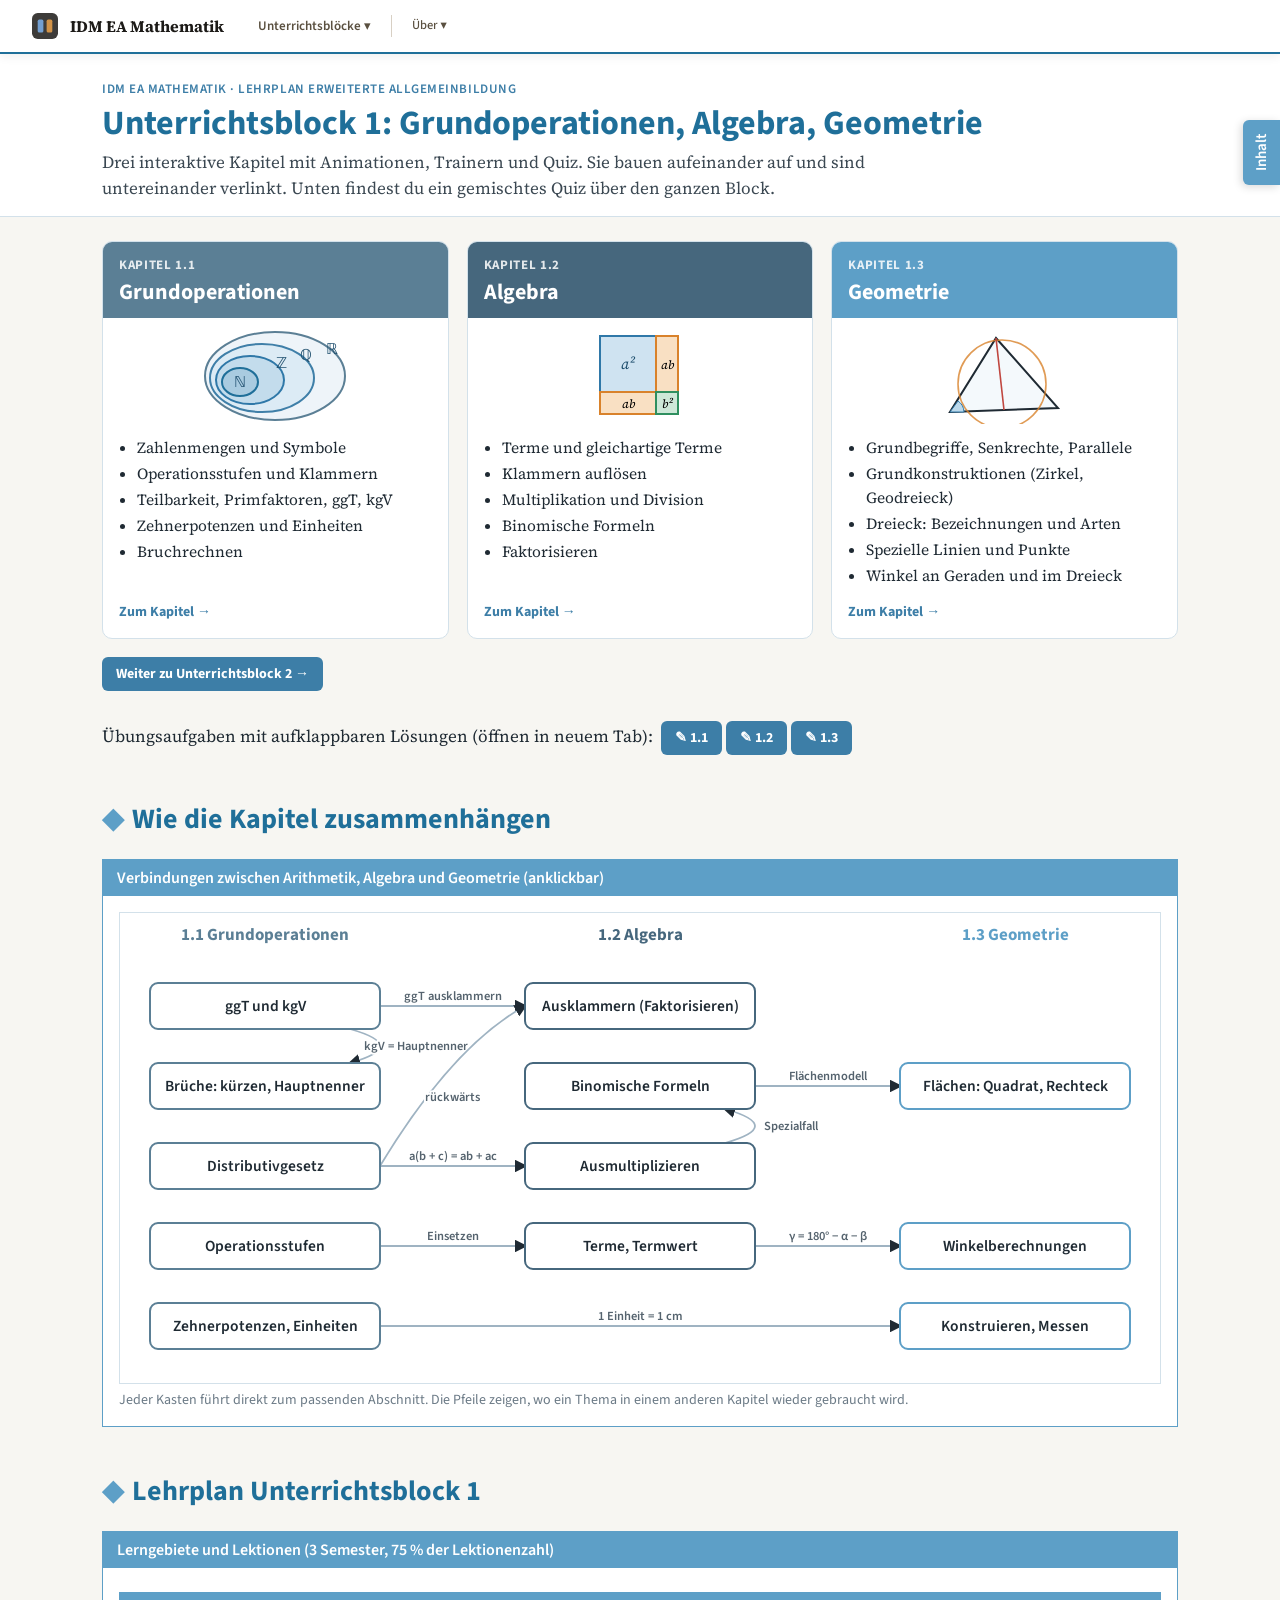
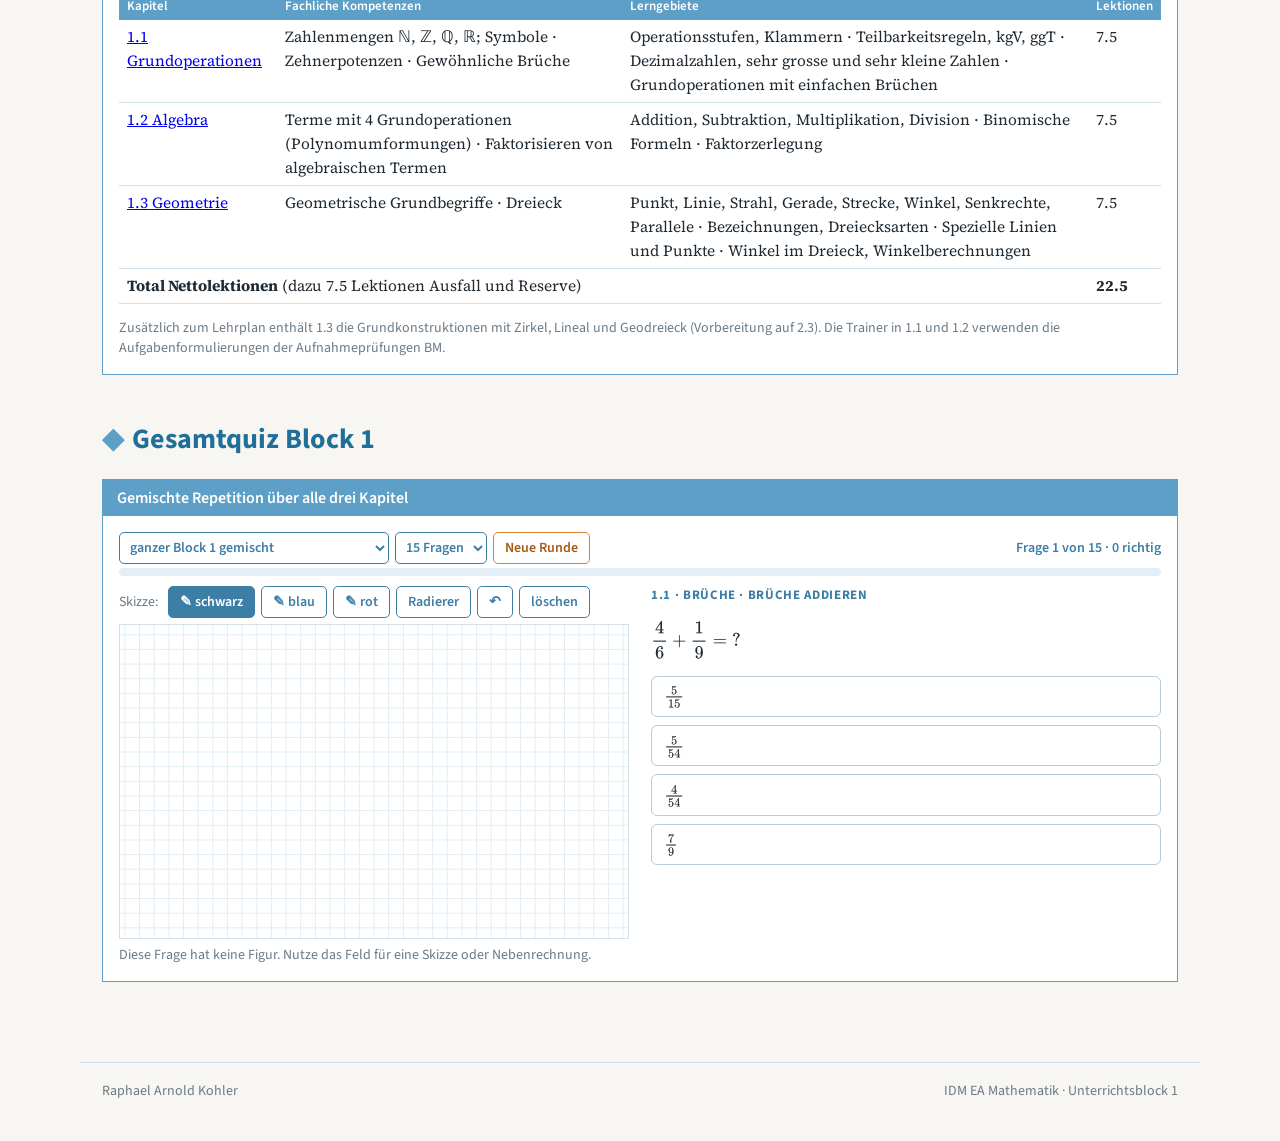
<file: index.html>
<!DOCTYPE html>
<html lang="de-CH">
<head>
<meta charset="utf-8">
<meta name="viewport" content="width=device-width, initial-scale=1">
<title>Unterrichtsblock 1 – IDM EA Mathematik</title>
<link rel="stylesheet" href="schriften.css">
<script>
window.MathJax={tex:{inlineMath:[['\\(','\\)']],displayMath:[['\\[','\\]']]},svg:{fontCache:'global'},startup:{typeset:true}};
</script>
<script defer src="vendor/mathjax/tex-svg.js"></script>
<link rel="stylesheet" href="common.css">
<style>
.cards{display:grid;grid-template-columns:repeat(3,1fr);gap:18px;margin:18px 0}
@media (max-width:900px){.cards{grid-template-columns:1fr}}
.card{background:#fff;border:1px solid var(--linie);border-radius:10px;overflow:hidden;display:flex;flex-direction:column;text-decoration:none;color:var(--ink);transition:transform .15s,box-shadow .15s}
.card:hover{transform:translateY(-3px);box-shadow:0 8px 22px rgba(31,79,110,.15)}
.card .top{padding:14px 16px 10px;color:#fff}
.card .top .nr{font:700 13px "Source Sans 3",sans-serif;opacity:.85;letter-spacing:.05em}
.card .top h3{font:700 22px "Source Sans 3",sans-serif;margin:2px 0 0}
.card svg.ic{display:block;margin:10px auto 0;width:150px;height:96px}
.card ul{margin:10px 16px 6px;padding-left:18px;font-size:15.5px;flex:1}
.card ul li{margin:2px 0}
.card .go{margin:6px 16px 16px;font:700 14px "Source Sans 3",sans-serif;color:var(--kopf-d)}
.c11 .top{background:#5b7f95}.c12 .top{background:#46677d}.c13 .top{background:#5d9fc7}
.map a text{cursor:pointer}
.map a:hover rect{stroke-width:3}
</style>
</head>
<body class="idx">
<div class="blocknav"><div class="in"><span class="bl">Block 1</span><a href="index.html" class="on">Übersicht</a><a href="1-1.html">1.1 Grundoperationen</a><a href="1-2.html">1.2 Algebra</a><a href="1-3.html">1.3 Geometrie</a><span class="bl">Block 2</span><a href="index2.html">Übersicht</a><a href="2-1.html">2.1</a><a href="2-2.html">2.2</a><a href="2-3.html">2.3</a></div></div>
<header class="kopf">
  <div class="kopf-in">
    <div class="crumb">IDM EA Mathematik · Lehrplan erweiterte Allgemeinbildung</div>
    <h1>Unterrichtsblock 1: Grundoperationen, Algebra, Geometrie</h1>
    <p class="lead">Drei interaktive Kapitel mit Animationen, Trainern und Quiz. Sie bauen aufeinander auf und sind untereinander verlinkt. Unten findest du ein gemischtes Quiz über den ganzen Block.</p>
  </div>
</header>
<nav class="top"><div class="in"><a href="#kapitel">Kapitel</a><a href="#zusammenhang">Zusammenhänge</a><a href="#lehrplan">Lehrplan</a><a href="#quiz">Gesamtquiz</a></div></nav>
<main>

<section id="kapitel">
<div class="cards">
  <a class="card c11" href="1-1.html">
    <div class="top"><div class="nr">KAPITEL 1.1</div><h3>Grundoperationen</h3></div>
    <svg class="ic" viewBox="0 0 150 96"><ellipse cx="75" cy="48" rx="70" ry="44" fill="#eef4f9" stroke="#5b7f95" stroke-width="2"/><ellipse cx="62" cy="50" rx="52" ry="34" fill="#dcebf5" stroke="#3f7fa8" stroke-width="2"/><ellipse cx="50" cy="52" rx="34" ry="24" fill="#c3dcec" stroke="#2f78a8" stroke-width="2"/><ellipse cx="40" cy="54" rx="18" ry="14" fill="#a9cbe0" stroke="#1f6f99" stroke-width="2"/><text x="40" y="59" font-size="15" text-anchor="middle" fill="#1f4f6e">ℕ</text><text x="76" y="40" font-size="15" fill="#1f4f6e">ℤ</text><text x="100" y="32" font-size="15" fill="#1f4f6e">ℚ</text><text x="126" y="26" font-size="15" fill="#1f4f6e">ℝ</text></svg>
    <ul><li>Zahlenmengen und Symbole</li><li>Operationsstufen und Klammern</li><li>Teilbarkeit, Primfaktoren, ggT, kgV</li><li>Zehnerpotenzen und Einheiten</li><li>Bruchrechnen</li></ul>
    <div class="go">Zum Kapitel →</div>
  </a>
  <a class="card c12" href="1-2.html">
    <div class="top"><div class="nr">KAPITEL 1.2</div><h3>Algebra</h3></div>
    <svg class="ic" viewBox="0 0 150 96"><rect x="35" y="8" width="56" height="56" fill="#cfe3f1" stroke="#2f78a8" stroke-width="2"/><rect x="91" y="8" width="22" height="56" fill="#f9e0c3" stroke="#d9822b" stroke-width="2"/><rect x="35" y="64" width="56" height="22" fill="#f9e0c3" stroke="#d9822b" stroke-width="2"/><rect x="91" y="64" width="22" height="22" fill="#cde8d8" stroke="#2f8f5f" stroke-width="2"/><text x="63" y="41" font-size="15" font-style="italic" text-anchor="middle" fill="#1f4f6e">a²</text><text x="102" y="41" font-size="12" font-style="italic" text-anchor="middle">ab</text><text x="63" y="80" font-size="12" font-style="italic" text-anchor="middle">ab</text><text x="102" y="80" font-size="12" font-style="italic" text-anchor="middle">b²</text></svg>
    <ul><li>Terme und gleichartige Terme</li><li>Klammern auflösen</li><li>Multiplikation und Division</li><li>Binomische Formeln</li><li>Faktorisieren</li></ul>
    <div class="go">Zum Kapitel →</div>
  </a>
  <a class="card c13" href="1-3.html">
    <div class="top"><div class="nr">KAPITEL 1.3</div><h3>Geometrie</h3></div>
    <svg class="ic" viewBox="0 0 150 96"><polygon points="20,84 128,80 66,10" fill="#f4f9fc" stroke="#1f2a33" stroke-width="2"/><circle cx="72" cy="56" r="44" fill="none" stroke="#d9822b" stroke-width="1.6" opacity=".8"/><line x1="74" y1="82" x2="66" y2="10" stroke="#c0463f" stroke-width="1.6"/><path d="M20 84 L34 84 A14 14 0 0 0 28 73 Z" fill="#bcd9eb" stroke="#2f78a8"/></svg>
    <ul><li>Grundbegriffe, Senkrechte, Parallele</li><li>Grundkonstruktionen (Zirkel, Geodreieck)</li><li>Dreieck: Bezeichnungen und Arten</li><li>Spezielle Linien und Punkte</li><li>Winkel an Geraden und im Dreieck</li></ul>
    <div class="go">Zum Kapitel →</div>
  </a>
</div>
<p class="auflink" style="text-align:left"><a href="index2.html">Weiter zu Unterrichtsblock 2 →</a></p>
<p class="auflink" style="text-align:left">Übungsaufgaben mit aufklappbaren Lösungen (öffnen in neuem Tab): &nbsp;<a href="aufgaben-11.html" target="_blank" rel="noopener">✎ 1.1</a> <a href="aufgaben-12.html" target="_blank" rel="noopener">✎ 1.2</a> <a href="aufgaben-13.html" target="_blank" rel="noopener">✎ 1.3</a></p>
</section>

<section id="zusammenhang">
<h2><span class="nr">◆</span>Wie die Kapitel zusammenhängen</h2>
<div class="kasten">
  <h3>Verbindungen zwischen Arithmetik, Algebra und Geometrie (anklickbar)</h3>
  <div class="inhalt voll">
    <div class="fig map" id="map"></div>
    <p class="hint">Jeder Kasten führt direkt zum passenden Abschnitt. Die Pfeile zeigen, wo ein Thema in einem anderen Kapitel wieder gebraucht wird.</p>
  </div>
</div>
</section>

<section id="lehrplan">
<h2><span class="nr">◆</span>Lehrplan Unterrichtsblock 1</h2>
<div class="kasten">
  <h3>Lerngebiete und Lektionen (3 Semester, 75 % der Lektionenzahl)</h3>
  <div class="inhalt voll">
    <div class="tw"><table class="t">
      <tr><th>Kapitel</th><th>Fachliche Kompetenzen</th><th>Lerngebiete</th><th>Lektionen</th></tr>
      <tr><td><a href="1-1.html">1.1 Grundoperationen</a></td><td>Zahlenmengen ℕ, ℤ, ℚ, ℝ; Symbole · Zehnerpotenzen · Gewöhnliche Brüche</td><td>Operationsstufen, Klammern · Teilbarkeitsregeln, kgV, ggT · Dezimalzahlen, sehr grosse und sehr kleine Zahlen · Grundoperationen mit einfachen Brüchen</td><td>7.5</td></tr>
      <tr><td><a href="1-2.html">1.2 Algebra</a></td><td>Terme mit 4 Grundoperationen (Polynomumformungen) · Faktorisieren von algebraischen Termen</td><td>Addition, Subtraktion, Multiplikation, Division · Binomische Formeln · Faktorzerlegung</td><td>7.5</td></tr>
      <tr><td><a href="1-3.html">1.3 Geometrie</a></td><td>Geometrische Grundbegriffe · Dreieck</td><td>Punkt, Linie, Strahl, Gerade, Strecke, Winkel, Senkrechte, Parallele · Bezeichnungen, Dreiecksarten · Spezielle Linien und Punkte · Winkel im Dreieck, Winkelberechnungen</td><td>7.5</td></tr>
      <tr><td colspan="3"><b>Total Nettolektionen</b> (dazu 7.5 Lektionen Ausfall und Reserve)</td><td><b>22.5</b></td></tr>
    </table></div>
    <p class="hint">Zusätzlich zum Lehrplan enthält 1.3 die Grundkonstruktionen mit Zirkel, Lineal und Geodreieck (Vorbereitung auf 2.3). Die Trainer in 1.1 und 1.2 verwenden die Aufgabenformulierungen der Aufnahmeprüfungen BM.</p>
  </div>
</div>
</section>

<section id="quiz">
<h2><span class="nr">◆</span>Gesamtquiz Block 1</h2>
<div class="kasten">
  <h3>Gemischte Repetition über alle drei Kapitel</h3>
  <div class="inhalt voll">
    <div class="ctrl" style="margin:0 0 4px"><select class="sel" id="qarea"></select>
      <select class="sel" id="qn"><option value="5">5 Fragen</option><option value="10">10 Fragen</option><option value="15" selected>15 Fragen</option><option value="20">20 Fragen</option><option value="30">30 Fragen</option></select>
      <button class="btn play" id="qneu">Neue Runde</button><span class="score" id="qstat" style="margin-left:auto"></span></div>
    <div class="bar"><div id="qbar" style="width:0"></div></div>
    <div class="uebung">
      <div><div class="ctrl" id="qsk" style="margin:0 0 6px"></div><div class="qbox" id="qbox"></div><p class="hint" id="qhint"></p></div>
      <div><p class="qtopic" id="qtop"></p><div id="qq"></div><div class="opts" id="qo"></div><div id="qfb"></div><div class="ctrl"><button class="btn" id="qnext" hidden>Nächste Frage ›</button></div></div>
    </div>
  </div>
</div>
</section>
</main>
<footer><span>Raphael Arnold Kohler</span><span>IDM EA Mathematik · Unterrichtsblock 1</span></footer>

<script src="common.js"></script>
<script src="alg.js"></script>
<script src="kon.js"></script>
<script src="quiz-11.js"></script>
<script src="quiz-12.js"></script>
<script src="quiz-13.js"></script>
<script>
"use strict";
/* ---------- Begriffsnetz ---------- */
(function(){
  const f=new Fig(document.getElementById('map'),{w:1040,h:470,s:1,ox:0,oy:470,grid:false});
  const COLS=[{x:30,lab:'1.1 Grundoperationen',c:'#5b7f95',href:'1-1.html'},{x:405,lab:'1.2 Algebra',c:'#46677d',href:'1-2.html'},{x:780,lab:'1.3 Geometrie',c:'#5d9fc7',href:'1-3.html'}];
  const W=230,H=46;
  const N={
    ggt:{c:0,y:400,t:'ggT und kgV',h:'1-1.html#teilbar'},bru:{c:0,y:320,t:'Brüche: kürzen, Hauptnenner',h:'1-1.html#brueche'},dis:{c:0,y:240,t:'Distributivgesetz',h:'1-1.html#stufen'},
    ops:{c:0,y:160,t:'Operationsstufen',h:'1-1.html#stufen'},zp:{c:0,y:80,t:'Zehnerpotenzen, Einheiten',h:'1-1.html#potenzen'},
    aus:{c:1,y:400,t:'Ausklammern (Faktorisieren)',h:'1-2.html#faktor'},mul:{c:1,y:240,t:'Ausmultiplizieren',h:'1-2.html#mult'},bin:{c:1,y:320,t:'Binomische Formeln',h:'1-2.html#binom'},
    tw:{c:1,y:160,t:'Terme, Termwert',h:'1-2.html#begriffe'},
    fl:{c:2,y:320,t:'Flächen: Quadrat, Rechteck',h:'1-3.html#dreieck'},wb:{c:2,y:160,t:'Winkelberechnungen',h:'1-3.html#uebungen'},
    km:{c:2,y:80,t:'Konstruieren, Messen',h:'1-3.html#konstruktionen'}};
  const E=[['ggt','aus','ggT ausklammern'],['ggt','bru','kgV = Hauptnenner'],['dis','mul','a(b + c) = ab + ac'],['dis','aus','rückwärts',0,-40],['ops','tw','Einsetzen'],['mul','bin','Spezialfall'],
    ['bin','fl','Flächenmodell'],['tw','wb','γ = 180° − α − β'],['zp','km','1 Einheit = 1 cm']];
  const box=k=>{const n=N[k];return{x:COLS[n.c].x,y:n.y,w:W,h:H}};
  f.draw=()=>{const defs=f.svg.querySelector('defs');
    COLS.forEach(c=>{f.text({x:c.x+W/2,y:448},c.lab,'ann',{fill:c.c,fontSize:'17px',fontWeight:'700'})});
    E.forEach(([a,b,lab,dx=0,dy=0])=>{const A=box(a),B=box(b);let p,q;
      if(N[a].c!==N[b].c){p={x:A.x+A.w,y:A.y-H/2};q={x:B.x,y:B.y-H/2}}else if(A.y>B.y){p={x:A.x+A.w-30,y:A.y-H};q={x:B.x+B.w-30,y:B.y}}else{p={x:A.x+A.w-30,y:A.y};q={x:B.x+B.w-30,y:B.y-H}}
      const m={x:(p.x+q.x)/2,y:(p.y+q.y)/2};const cp=N[a].c===N[b].c?{x:m.x+60,y:m.y}:{x:m.x,y:m.y+(q.y-p.y)*0.25};
      f.path(`M${f.S(p).join(',')} Q${f.S(cp).join(',')} ${f.S(q).join(',')}`,{c:'#9fb3c2',w:1.8,me:'k'});
      f.text(N[a].c===N[b].c?{x:m.x+66,y:m.y}:{x:m.x+dx,y:m.y+10+(q.y-p.y)*0.12+dy},lab,'ann',{fontSize:'12.5px',fill:'#55636e'})});
    for(const k in N){const n=N[k],b=box(k),col=COLS[n.c].c;const a=mk('a',{href:n.h},f.g);const[x,y]=f.S({x:b.x,y:b.y});
      mk('rect',{x,y,width:b.w,height:b.h,rx:8,fill:'#fff',stroke:col,'stroke-width':2},a);const t=mk('text',{x:x+b.w/2,y:y+b.h/2,'text-anchor':'middle','dominant-baseline':'central',fill:'#1f2a33'},a);t.style.cssText='font:600 15.5px "Source Sans 3",sans-serif';t.textContent=n.t}};
  f.render();
})();
runQuiz(['11','12','13']);
</script>
<script src="nav.js"></script>
</body>
</html>
</file>
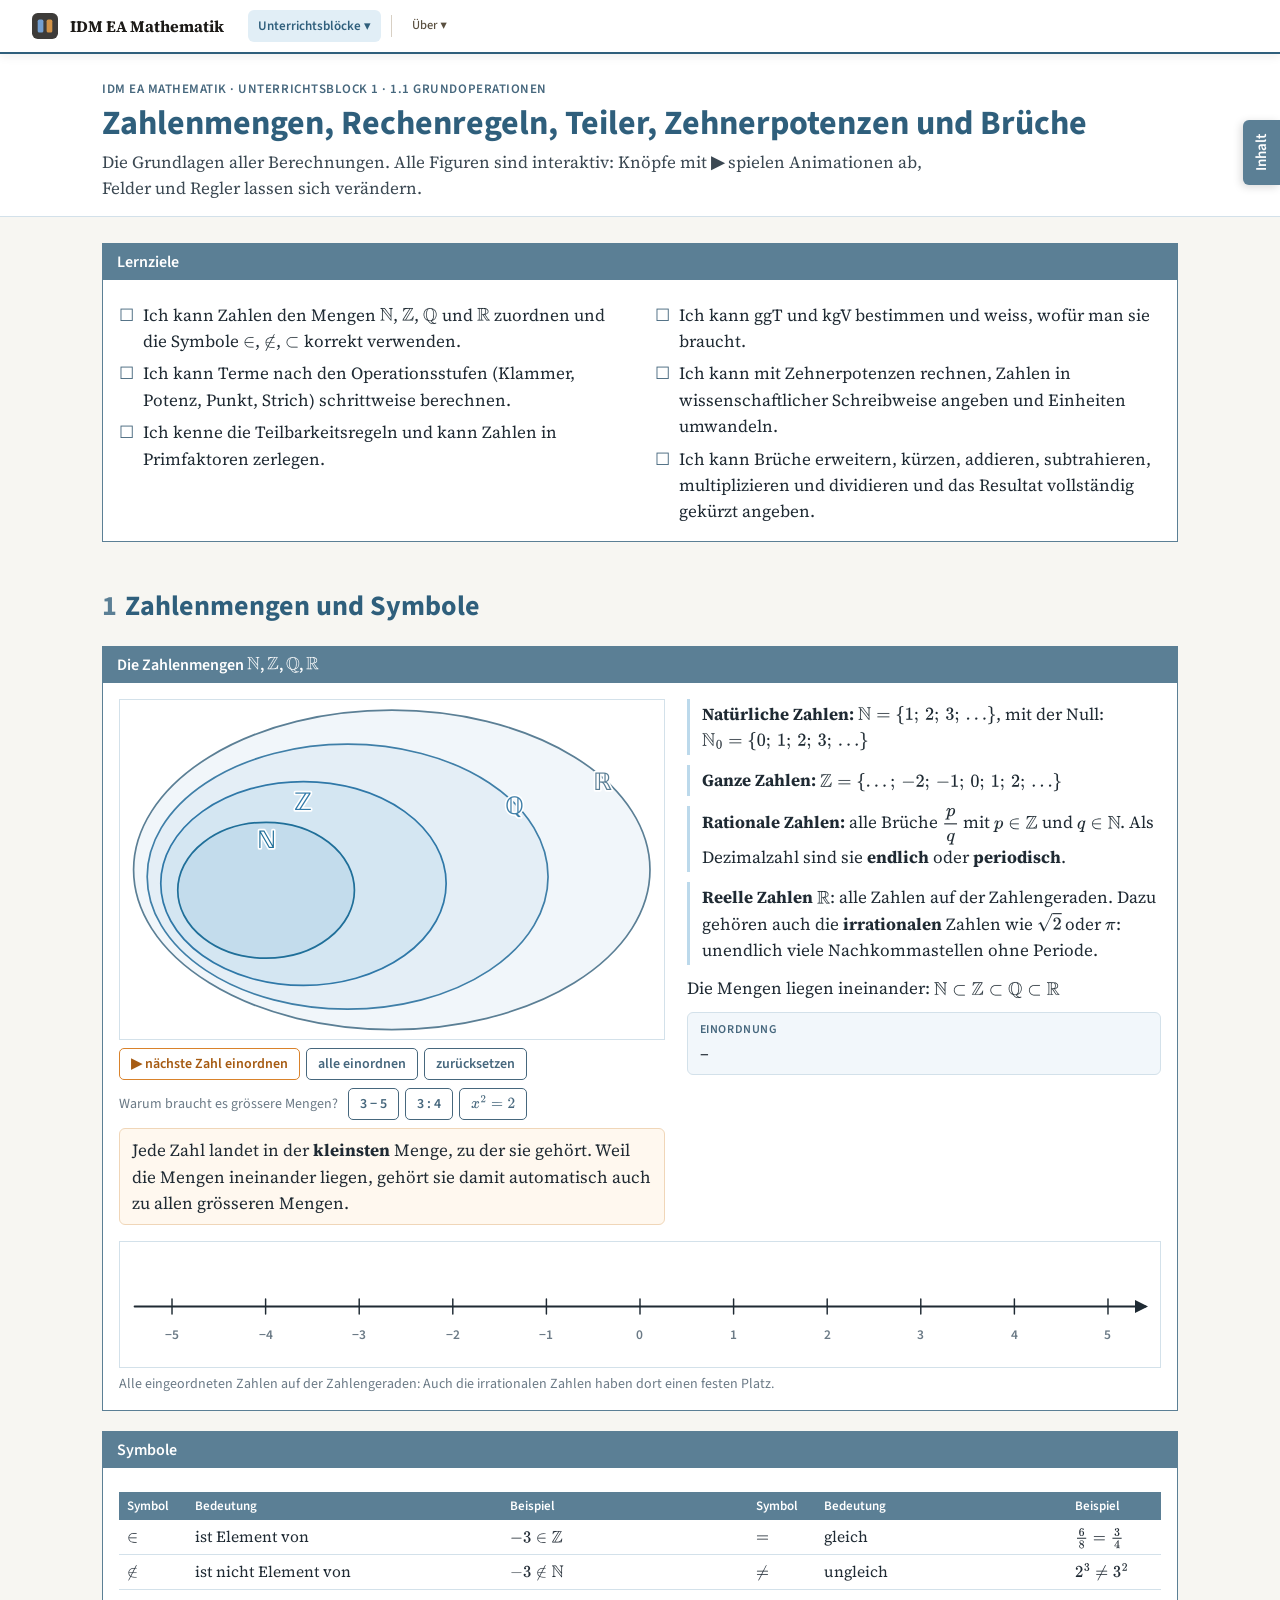
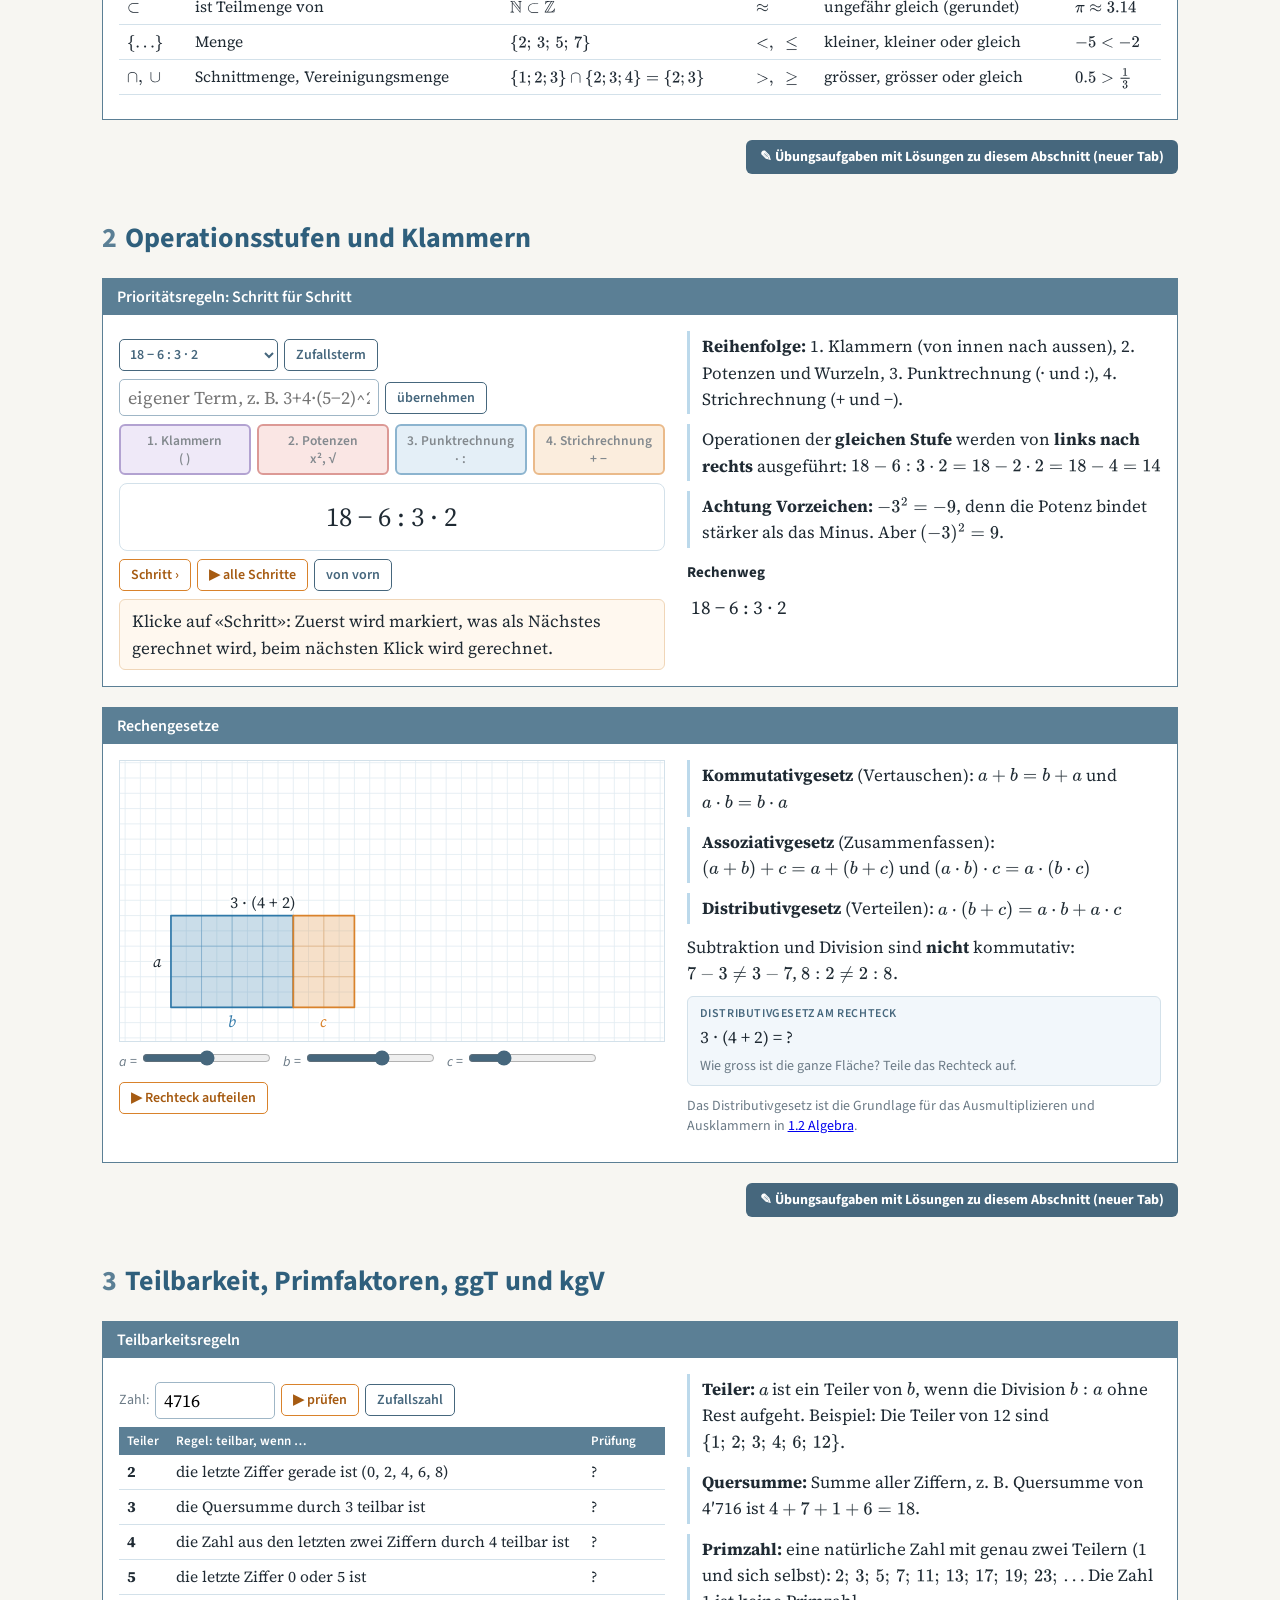
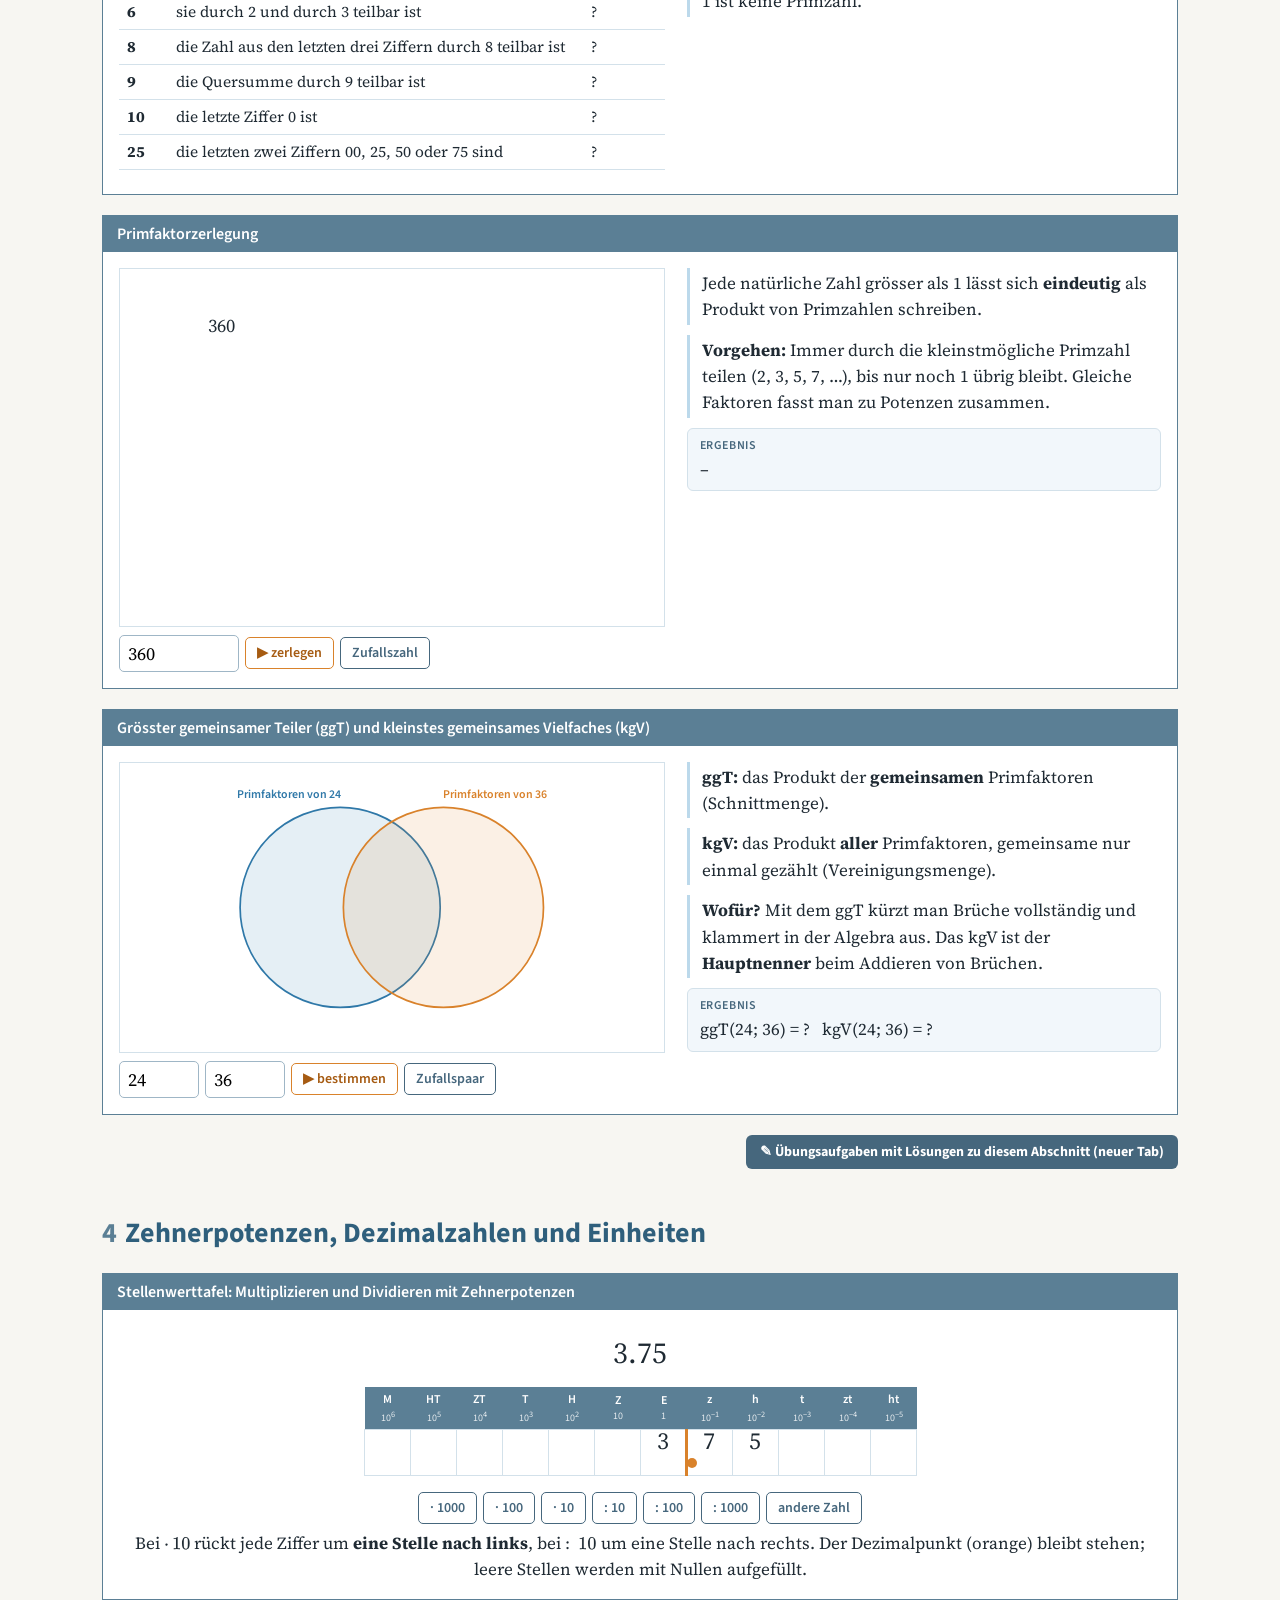
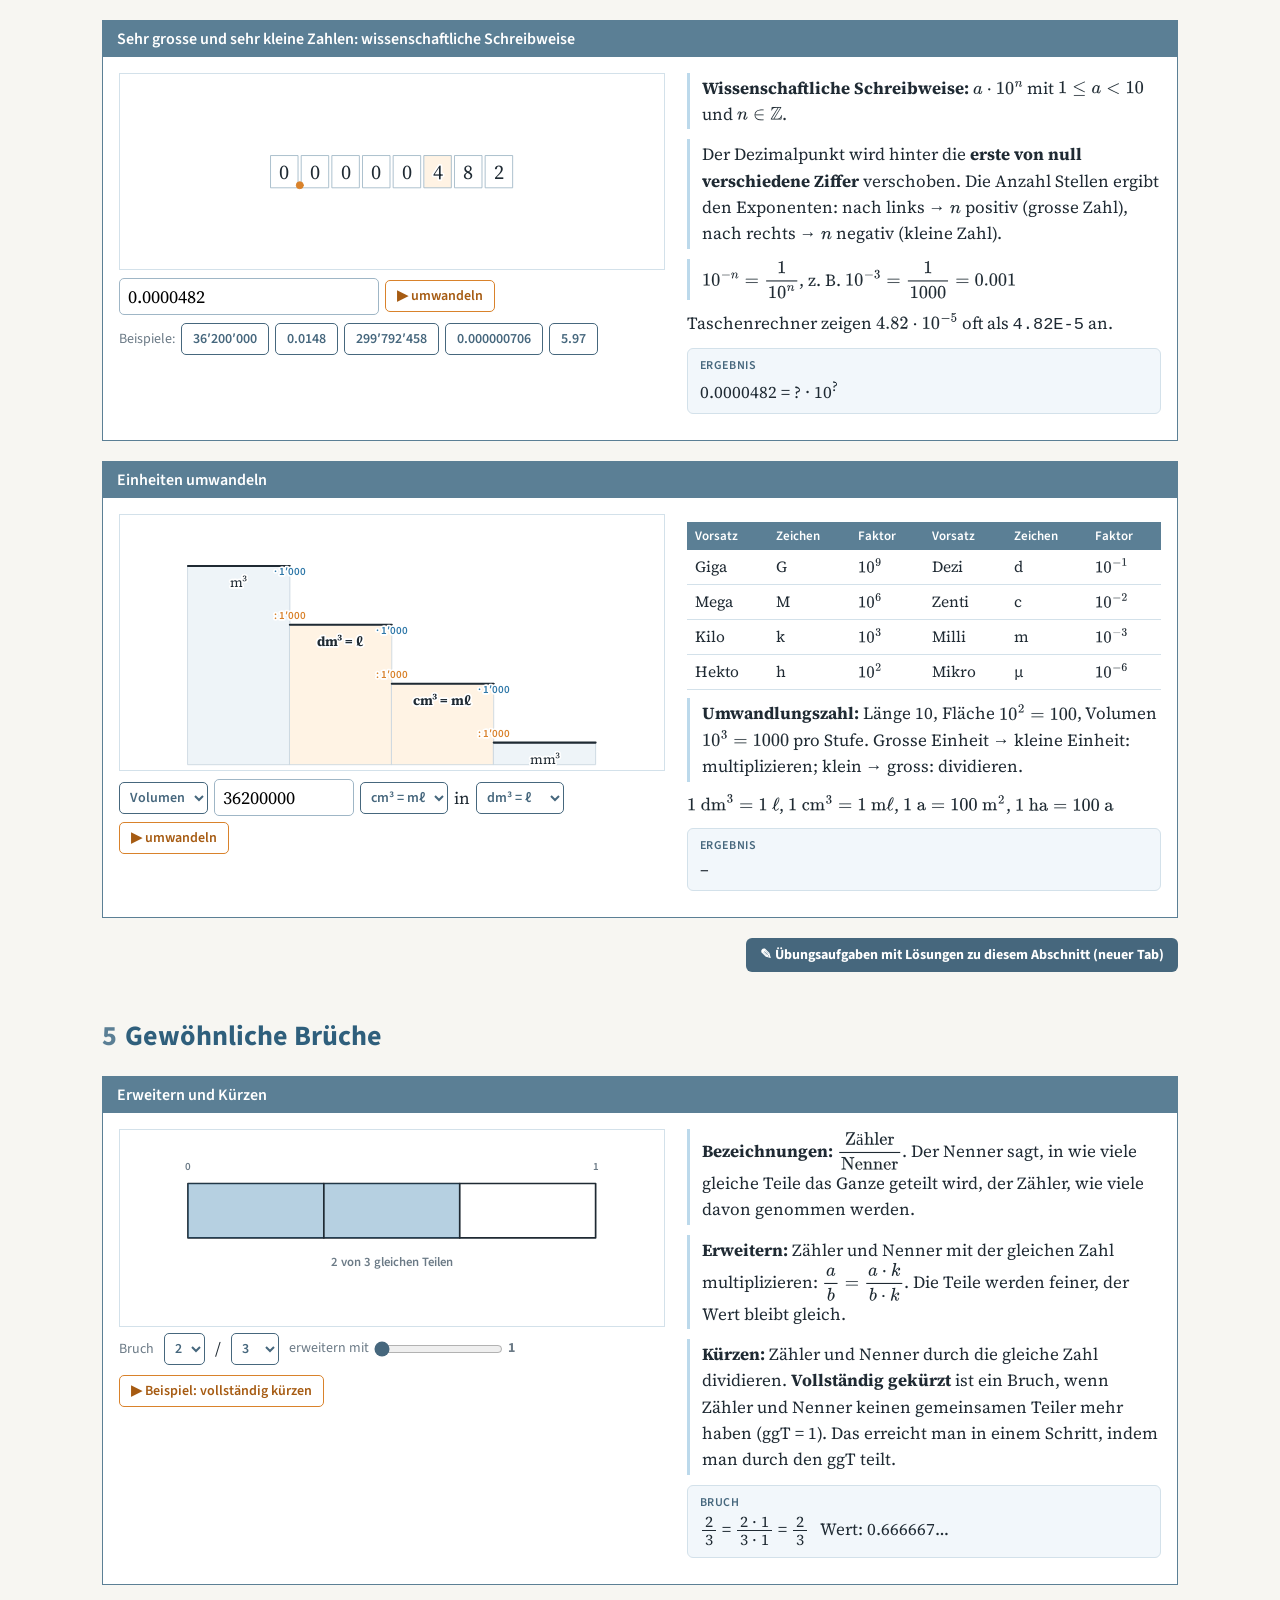
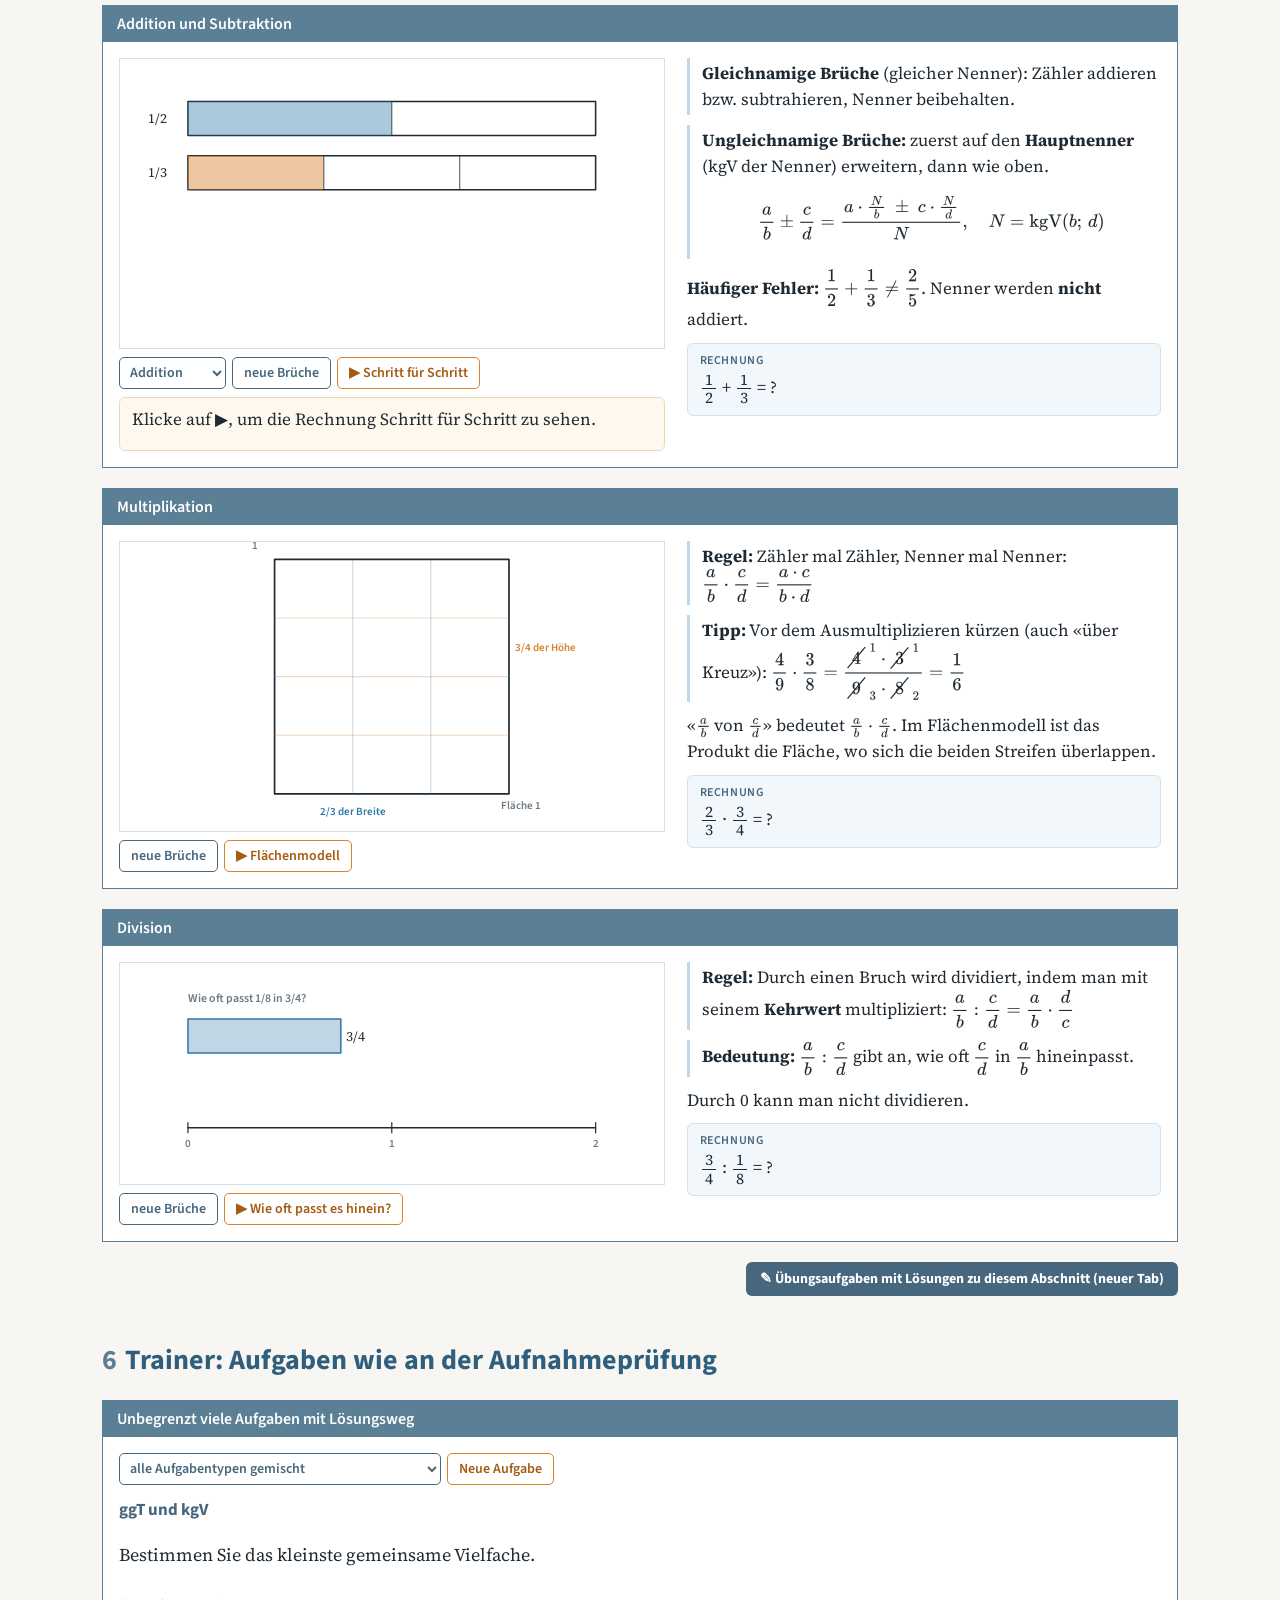
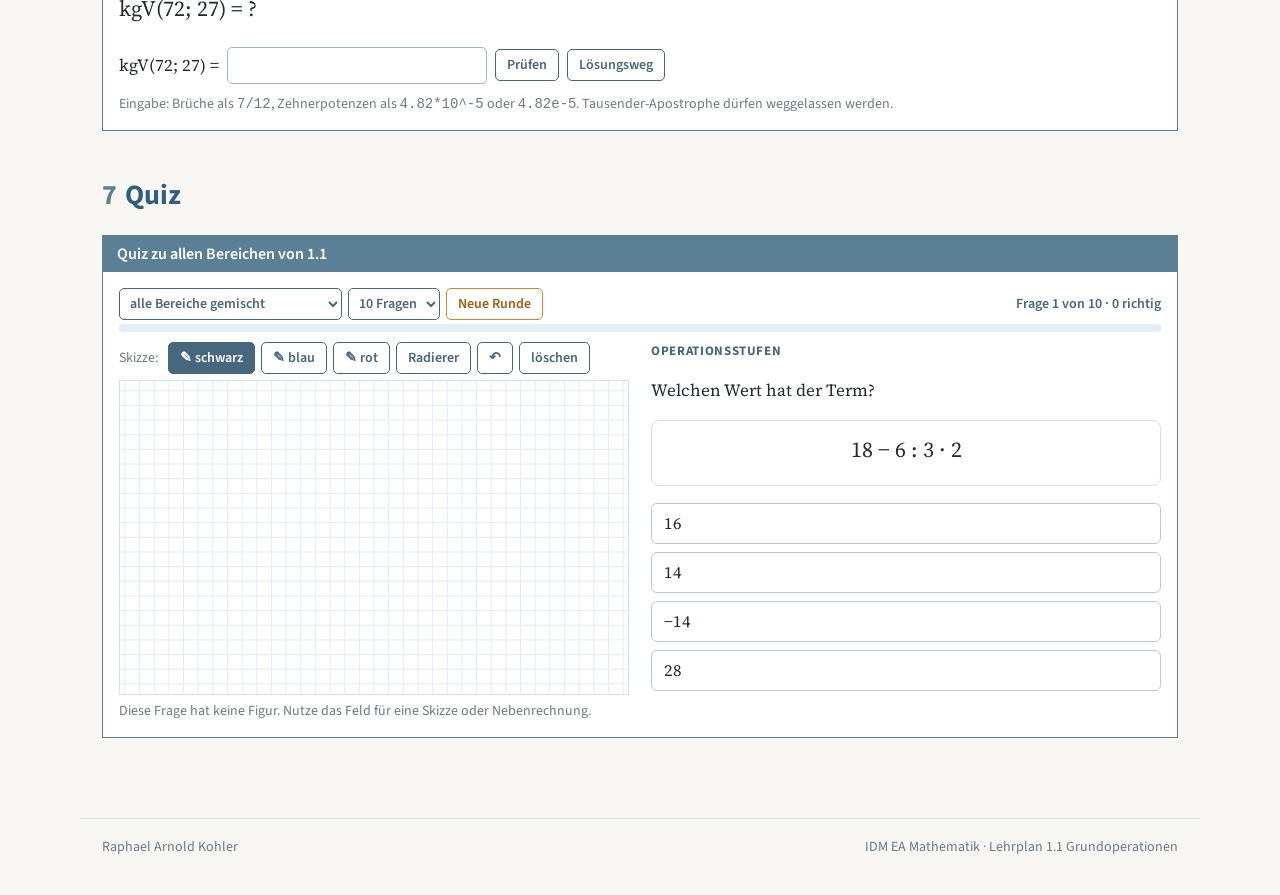
<file: 1-1.html>
<!DOCTYPE html>
<html lang="de-CH">
<head>
<meta charset="utf-8">
<meta name="viewport" content="width=device-width, initial-scale=1">
<title>1.1 Grundoperationen – Unterrichtsblock 1</title>
<link rel="stylesheet" href="schriften.css">
<script>
window.MathJax={tex:{inlineMath:[['\\(','\\)']],displayMath:[['\\[','\\]']]},svg:{fontCache:'global'},startup:{typeset:true}};
</script>
<script defer src="vendor/mathjax/tex-svg.js"></script>
<link rel="stylesheet" href="common.css">
<style>
body.alg{--kopf:#5b7f95;--kopf-d:#46677d;--titel:#2f5f7c}
.chipnum{font:600 15px "Source Sans 3",sans-serif}
.pvwrap{overflow-x:auto}
.pvbox{position:relative;width:552px;margin:0 auto}
.pvdig{position:absolute;top:0;width:46px;height:46px;line-height:46px;text-align:center;font:24px "Source Serif 4",serif;transition:left .7s cubic-bezier(.4,0,.2,1)}
.pvdig.z{color:#a8b5bf}
.pvpt{position:absolute;top:30px;width:10px;height:10px;border-radius:50%;background:var(--or);left:323px}
</style>
</head>
<body class="alg">
<div class="blocknav"><div class="in"><span class="bl">Block 1</span><a href="index.html">Übersicht</a><a href="1-1.html" class="on">1.1 Grundoperationen</a><a href="1-2.html">1.2 Algebra</a><a href="1-3.html">1.3 Geometrie</a><span class="bl">Block 2</span><a href="index2.html">Übersicht</a><a href="2-1.html">2.1</a><a href="2-2.html">2.2</a><a href="2-3.html">2.3</a></div></div>
<header class="kopf">
  <div class="kopf-in">
    <div class="crumb">IDM EA Mathematik · Unterrichtsblock 1 · 1.1 Grundoperationen</div>
    <h1>Zahlenmengen, Rechenregeln, Teiler, Zehnerpotenzen und Brüche</h1>
    <p class="lead">Die Grundlagen aller Berechnungen. Alle Figuren sind interaktiv: Knöpfe mit <b>▶</b> spielen Animationen ab, Felder und Regler lassen sich verändern.</p>
  </div>
</header>
<nav class="top"><div class="in">
  <a href="#zahlen">1 Zahlenmengen</a><a href="#stufen">2 Operationsstufen</a><a href="#teilbar">3 Teiler, ggT, kgV</a><a href="#potenzen">4 Zehnerpotenzen</a><a href="#brueche">5 Brüche</a><a href="#training">6 Trainer</a><a href="#quiz">7 Quiz</a>
</div></nav>
<div class="register">Arithmetik</div>
<main>

<div class="kasten">
  <h3>Lernziele</h3>
  <div class="inhalt voll">
    <ul class="lz">
      <li>Ich kann Zahlen den Mengen \(\mathbb{N}\), \(\mathbb{Z}\), \(\mathbb{Q}\) und \(\mathbb{R}\) zuordnen und die Symbole \(\in\), \(\notin\), \(\subset\) korrekt verwenden.</li>
      <li>Ich kann Terme nach den Operationsstufen (Klammer, Potenz, Punkt, Strich) schrittweise berechnen.</li>
      <li>Ich kenne die Teilbarkeitsregeln und kann Zahlen in Primfaktoren zerlegen.</li>
      <li>Ich kann ggT und kgV bestimmen und weiss, wofür man sie braucht.</li>
      <li>Ich kann mit Zehnerpotenzen rechnen, Zahlen in wissenschaftlicher Schreibweise angeben und Einheiten umwandeln.</li>
      <li>Ich kann Brüche erweitern, kürzen, addieren, subtrahieren, multiplizieren und dividieren und das Resultat vollständig gekürzt angeben.</li>
    </ul>
  </div>
</div>

<!-- ================= 1 ZAHLENMENGEN ================= -->
<section id="zahlen">
<h2><span class="nr">1</span>Zahlenmengen und Symbole</h2>
<div class="kasten">
  <h3>Die Zahlenmengen \(\mathbb{N}\), \(\mathbb{Z}\), \(\mathbb{Q}\), \(\mathbb{R}\)</h3>
  <div class="inhalt">
    <div class="fig" id="f1">
      <div class="ctrl">
        <button class="btn play" id="c1next">▶ nächste Zahl einordnen</button>
        <button class="btn" id="c1all">alle einordnen</button>
        <button class="btn" id="c1reset">zurücksetzen</button>
      </div>
      <div class="ctrl"><span class="hint" style="margin:0 4px 0 0">Warum braucht es grössere Mengen?</span>
        <button class="btn" data-x="0">3 − 5</button><button class="btn" data-x="1">3 : 4</button><button class="btn" data-x="2">\(x^2=2\)</button>
      </div>
      <div class="cap" id="cap1"><p>Jede Zahl landet in der <b>kleinsten</b> Menge, zu der sie gehört. Weil die Mengen ineinander liegen, gehört sie damit automatisch auch zu allen grösseren Mengen.</p></div>
    </div>
    <div class="txt">
      <p class="def"><b>Natürliche Zahlen:</b> \(\mathbb{N}=\{1;\,2;\,3;\,\ldots\}\), mit der Null: \(\mathbb{N}_0=\{0;\,1;\,2;\,3;\,\ldots\}\)</p>
      <p class="def"><b>Ganze Zahlen:</b> \(\mathbb{Z}=\{\ldots;\,-2;\,-1;\,0;\,1;\,2;\,\ldots\}\)</p>
      <p class="def"><b>Rationale Zahlen:</b> alle Brüche \(\dfrac{p}{q}\) mit \(p\in\mathbb{Z}\) und \(q\in\mathbb{N}\). Als Dezimalzahl sind sie <b>endlich</b> oder <b>periodisch</b>.</p>
      <p class="def"><b>Reelle Zahlen</b> \(\mathbb{R}\): alle Zahlen auf der Zahlengeraden. Dazu gehören auch die <b>irrationalen</b> Zahlen wie \(\sqrt2\) oder \(\pi\): unendlich viele Nachkommastellen ohne Periode.</p>
      <p>Die Mengen liegen ineinander: \(\mathbb{N}\subset\mathbb{Z}\subset\mathbb{Q}\subset\mathbb{R}\)</p>
      <div class="live"><span class="k">Einordnung</span><span id="r1">–</span></div>
    </div>
  </div>
  <div class="inhalt voll" style="padding-top:0"><div class="fig" id="f1b"><p class="hint">Alle eingeordneten Zahlen auf der Zahlengeraden: Auch die irrationalen Zahlen haben dort einen festen Platz.</p></div></div>
</div>

<div class="kasten">
  <h3>Symbole</h3>
  <div class="inhalt voll">
    <div class="tw"><table class="t">
      <tr><th>Symbol</th><th>Bedeutung</th><th>Beispiel</th><th>Symbol</th><th>Bedeutung</th><th>Beispiel</th></tr>
      <tr><td>\(\in\)</td><td>ist Element von</td><td>\(-3\in\mathbb{Z}\)</td><td>\(=\)</td><td>gleich</td><td>\(\tfrac{6}{8}=\tfrac34\)</td></tr>
      <tr><td>\(\notin\)</td><td>ist nicht Element von</td><td>\(-3\notin\mathbb{N}\)</td><td>\(\neq\)</td><td>ungleich</td><td>\(2^3\neq 3^2\)</td></tr>
      <tr><td>\(\subset\)</td><td>ist Teilmenge von</td><td>\(\mathbb{N}\subset\mathbb{Z}\)</td><td>\(\approx\)</td><td>ungefähr gleich (gerundet)</td><td>\(\pi\approx3.14\)</td></tr>
      <tr><td>\(\{\ldots\}\)</td><td>Menge</td><td>\(\{2;\,3;\,5;\,7\}\)</td><td>\(<,\ \le\)</td><td>kleiner, kleiner oder gleich</td><td>\(-5<-2\)</td></tr>
      <tr><td>\(\cap,\ \cup\)</td><td>Schnittmenge, Vereinigungsmenge</td><td>\(\{1;2;3\}\cap\{2;3;4\}=\{2;3\}\)</td><td>\(>,\ \ge\)</td><td>grösser, grösser oder gleich</td><td>\(0.5>\tfrac13\)</td></tr>
    </table></div>
  </div>
</div>
<p class="auflink"><a href="aufgaben-11.html#zahlen" target="_blank" rel="noopener">✎ Übungsaufgaben mit Lösungen zu diesem Abschnitt (neuer Tab)</a></p>
</section>

<!-- ================= 2 OPERATIONSSTUFEN ================= -->
<section id="stufen">
<h2><span class="nr">2</span>Operationsstufen und Klammern</h2>
<div class="kasten">
  <h3>Prioritätsregeln: Schritt für Schritt</h3>
  <div class="inhalt">
    <div>
      <div class="ctrl">
        <select class="sel" id="c2pre"></select>
        <button class="btn" id="c2rnd">Zufallsterm</button>
      </div>
      <div class="ctrl"><input class="inp w" id="c2in" placeholder="eigener Term, z. B. 3+4·(5−2)^2"><button class="btn" id="c2own">übernehmen</button></div>
      <div class="stufen" id="stf"><div class="st1">1. Klammern<br>( )</div><div class="st2">2. Potenzen<br>x², √</div><div class="st3">3. Punktrechnung<br>· :</div><div class="st4">4. Strichrechnung<br>+ −</div></div>
      <div class="term" id="t2"></div>
      <div class="ctrl"><button class="btn play" id="c2step">Schritt ›</button><button class="btn play" id="c2play">▶ alle Schritte</button><button class="btn" id="c2back">von vorn</button></div>
      <div class="cap" id="e2"><p>Klicke auf «Schritt»: Zuerst wird markiert, was als Nächstes gerechnet wird, beim nächsten Klick wird gerechnet.</p></div>
    </div>
    <div class="txt">
      <p class="def"><b>Reihenfolge:</b> 1. Klammern (von innen nach aussen), 2. Potenzen und Wurzeln, 3. Punktrechnung (· und :), 4. Strichrechnung (+ und −).</p>
      <p class="def">Operationen der <b>gleichen Stufe</b> werden von <b>links nach rechts</b> ausgeführt: \(18-6:3\cdot2=18-2\cdot2=18-4=14\)</p>
      <p class="def"><b>Achtung Vorzeichen:</b> \(-3^2=-9\), denn die Potenz bindet stärker als das Minus. Aber \((-3)^2=9\).</p>
      <h4>Rechenweg</h4>
      <div class="weg" id="w2"></div>
    </div>
  </div>
</div>

<div class="kasten">
  <h3>Rechengesetze</h3>
  <div class="inhalt">
    <div class="fig" id="f3">
      <div class="ctrl kv">
        <label class="hint" style="margin:0"><i>a</i> = <input type="range" id="c3a" min="1" max="5" value="3"></label>
        <label class="hint" style="margin:0"><i>b</i> = <input type="range" id="c3b" min="1" max="6" value="4"></label>
        <label class="hint" style="margin:0"><i>c</i> = <input type="range" id="c3c" min="1" max="5" value="2"></label>
        <button class="btn play" id="c3play">▶ Rechteck aufteilen</button>
      </div>
    </div>
    <div class="txt">
      <p class="def"><b>Kommutativgesetz</b> (Vertauschen): \(a+b=b+a\) und \(a\cdot b=b\cdot a\)</p>
      <p class="def"><b>Assoziativgesetz</b> (Zusammenfassen): \((a+b)+c=a+(b+c)\) und \((a\cdot b)\cdot c=a\cdot(b\cdot c)\)</p>
      <p class="def"><b>Distributivgesetz</b> (Verteilen): \(a\cdot(b+c)=a\cdot b+a\cdot c\)</p>
      <p>Subtraktion und Division sind <b>nicht</b> kommutativ: \(7-3\neq3-7\), \(8:2\neq2:8\).</p>
      <div class="live"><span class="k">Distributivgesetz am Rechteck</span><span id="r3"></span></div>
      <p class="hint">Das Distributivgesetz ist die Grundlage für das Ausmultiplizieren und Ausklammern in <a href="1-2.html#mult">1.2 Algebra</a>.</p>
    </div>
  </div>
</div>
<p class="auflink"><a href="aufgaben-11.html#stufen" target="_blank" rel="noopener">✎ Übungsaufgaben mit Lösungen zu diesem Abschnitt (neuer Tab)</a></p>
</section>

<!-- ================= 3 TEILBARKEIT ================= -->
<section id="teilbar">
<h2><span class="nr">3</span>Teilbarkeit, Primfaktoren, ggT und kgV</h2>
<div class="kasten">
  <h3>Teilbarkeitsregeln</h3>
  <div class="inhalt">
    <div>
      <div class="ctrl"><span class="hint" style="margin:0">Zahl:</span><input class="inp" id="c4n" value="4716"><button class="btn play" id="c4go">▶ prüfen</button><button class="btn" id="c4rnd">Zufallszahl</button></div>
      <div class="tw"><table class="t" id="t4"></table></div>
    </div>
    <div class="txt">
      <p class="def"><b>Teiler:</b> \(a\) ist ein Teiler von \(b\), wenn die Division \(b:a\) ohne Rest aufgeht. Beispiel: Die Teiler von 12 sind \(\{1;\,2;\,3;\,4;\,6;\,12\}\).</p>
      <p class="def"><b>Quersumme:</b> Summe aller Ziffern, z. B. Quersumme von 4′716 ist \(4+7+1+6=18\).</p>
      <p class="def"><b>Primzahl:</b> eine natürliche Zahl mit genau zwei Teilern (1 und sich selbst): \(2;\,3;\,5;\,7;\,11;\,13;\,17;\,19;\,23;\,\ldots\) Die Zahl 1 ist keine Primzahl.</p>
    </div>
  </div>
</div>

<div class="kasten">
  <h3>Primfaktorzerlegung</h3>
  <div class="inhalt">
    <div class="fig" id="f5">
      <div class="ctrl"><input class="inp" id="c5n" value="360"><button class="btn play" id="c5go">▶ zerlegen</button><button class="btn" id="c5rnd">Zufallszahl</button></div>
    </div>
    <div class="txt">
      <p class="def">Jede natürliche Zahl grösser als 1 lässt sich <b>eindeutig</b> als Produkt von Primzahlen schreiben.</p>
      <p class="def"><b>Vorgehen:</b> Immer durch die kleinstmögliche Primzahl teilen (2, 3, 5, 7, …), bis nur noch 1 übrig bleibt. Gleiche Faktoren fasst man zu Potenzen zusammen.</p>
      <div class="live"><span class="k">Ergebnis</span><span id="r5"></span></div>
    </div>
  </div>
</div>

<div class="kasten">
  <h3>Grösster gemeinsamer Teiler (ggT) und kleinstes gemeinsames Vielfaches (kgV)</h3>
  <div class="inhalt">
    <div class="fig" id="f6">
      <div class="ctrl"><input class="inp" id="c6a" value="24" style="width:80px"><input class="inp" id="c6b" value="36" style="width:80px"><button class="btn play" id="c6go">▶ bestimmen</button><button class="btn" id="c6rnd">Zufallspaar</button></div>
    </div>
    <div class="txt">
      <p class="def"><b>ggT:</b> das Produkt der <b>gemeinsamen</b> Primfaktoren (Schnittmenge).</p>
      <p class="def"><b>kgV:</b> das Produkt <b>aller</b> Primfaktoren, gemeinsame nur einmal gezählt (Vereinigungsmenge).</p>
      <p class="def"><b>Wofür?</b> Mit dem ggT kürzt man Brüche vollständig und klammert in der Algebra aus. Das kgV ist der <b>Hauptnenner</b> beim Addieren von Brüchen.</p>
      <div class="live"><span class="k">Ergebnis</span><span id="r6"></span></div>
    </div>
  </div>
</div>
<p class="auflink"><a href="aufgaben-11.html#teilbar" target="_blank" rel="noopener">✎ Übungsaufgaben mit Lösungen zu diesem Abschnitt (neuer Tab)</a></p>
</section>

<!-- ================= 4 ZEHNERPOTENZEN ================= -->
<section id="potenzen">
<h2><span class="nr">4</span>Zehnerpotenzen, Dezimalzahlen und Einheiten</h2>
<div class="kasten">
  <h3>Stellenwerttafel: Multiplizieren und Dividieren mit Zehnerpotenzen</h3>
  <div class="inhalt voll">
    <div class="big" id="r7"></div>
    <div class="pvwrap"><div class="pvbox"><table class="pv" id="pv" style="width:552px"></table><div id="pvd" style="position:absolute;left:0;top:41px;height:46px;width:552px"></div><div class="pvpt"></div></div></div>
    <div class="ctrl" style="justify-content:center"><button class="btn" data-f="3">· 1000</button><button class="btn" data-f="2">· 100</button><button class="btn" data-f="1">· 10</button><button class="btn" data-f="-1">: 10</button><button class="btn" data-f="-2">: 100</button><button class="btn" data-f="-3">: 1000</button><button class="btn" id="c7rnd">andere Zahl</button></div>
    <p style="text-align:center;margin:6px 0 0">Bei \(\cdot\,10\) rückt jede Ziffer um <b>eine Stelle nach links</b>, bei \(:\,10\) um eine Stelle nach rechts. Der Dezimalpunkt (orange) bleibt stehen; leere Stellen werden mit Nullen aufgefüllt.</p>
  </div>
</div>

<div class="kasten">
  <h3>Sehr grosse und sehr kleine Zahlen: wissenschaftliche Schreibweise</h3>
  <div class="inhalt">
    <div class="fig" id="f8">
      <div class="ctrl"><input class="inp w" id="c8n" value="0.0000482"><button class="btn play" id="c8go">▶ umwandeln</button></div>
      <div class="ctrl"><span class="hint" style="margin:0">Beispiele:</span><button class="btn" data-n="36200000">36′200′000</button><button class="btn" data-n="0.0148">0.0148</button><button class="btn" data-n="299792458">299′792′458</button><button class="btn" data-n="0.000000706">0.000000706</button><button class="btn" data-n="5.97">5.97</button></div>
    </div>
    <div class="txt">
      <p class="def"><b>Wissenschaftliche Schreibweise:</b> \(a\cdot10^{n}\) mit \(1\le a<10\) und \(n\in\mathbb{Z}\).</p>
      <p class="def">Der Dezimalpunkt wird hinter die <b>erste von null verschiedene Ziffer</b> verschoben. Die Anzahl Stellen ergibt den Exponenten: nach links → \(n\) positiv (grosse Zahl), nach rechts → \(n\) negativ (kleine Zahl).</p>
      <p class="def">\(10^{-n}=\dfrac{1}{10^{n}}\), z. B. \(10^{-3}=\dfrac{1}{1000}=0.001\)</p>
      <p>Taschenrechner zeigen \(4.82\cdot10^{-5}\) oft als <code>4.82E-5</code> an.</p>
      <div class="live"><span class="k">Ergebnis</span><span id="r8"></span></div>
    </div>
  </div>
</div>

<div class="kasten">
  <h3>Einheiten umwandeln</h3>
  <div class="inhalt">
    <div class="fig" id="f9">
      <div class="ctrl"><select class="sel" id="c9k"><option value="L">Länge</option><option value="F">Fläche</option><option value="V">Volumen</option><option value="M">Masse</option></select>
        <input class="inp" id="c9v" value="36200000" style="width:140px"><select class="sel" id="c9from"></select><span>in</span><select class="sel" id="c9to"></select><button class="btn play" id="c9go">▶ umwandeln</button></div>
    </div>
    <div class="txt">
      <div class="tw"><table class="t">
        <tr><th>Vorsatz</th><th>Zeichen</th><th>Faktor</th><th>Vorsatz</th><th>Zeichen</th><th>Faktor</th></tr>
        <tr><td>Giga</td><td>G</td><td>\(10^{9}\)</td><td>Dezi</td><td>d</td><td>\(10^{-1}\)</td></tr>
        <tr><td>Mega</td><td>M</td><td>\(10^{6}\)</td><td>Zenti</td><td>c</td><td>\(10^{-2}\)</td></tr>
        <tr><td>Kilo</td><td>k</td><td>\(10^{3}\)</td><td>Milli</td><td>m</td><td>\(10^{-3}\)</td></tr>
        <tr><td>Hekto</td><td>h</td><td>\(10^{2}\)</td><td>Mikro</td><td>µ</td><td>\(10^{-6}\)</td></tr>
      </table></div>
      <p class="def"><b>Umwandlungszahl:</b> Länge 10, Fläche \(10^2=100\), Volumen \(10^3=1000\) pro Stufe. Grosse Einheit → kleine Einheit: multiplizieren; klein → gross: dividieren.</p>
      <p>\(1\ \text{dm}^3=1\ \ell\), \(1\ \text{cm}^3=1\ \text{m}\ell\), \(1\ \text{a}=100\ \text{m}^2\), \(1\ \text{ha}=100\ \text{a}\)</p>
      <div class="live"><span class="k">Ergebnis</span><span id="r9"></span></div>
    </div>
  </div>
</div>
<p class="auflink"><a href="aufgaben-11.html#potenzen" target="_blank" rel="noopener">✎ Übungsaufgaben mit Lösungen zu diesem Abschnitt (neuer Tab)</a></p>
</section>

<!-- ================= 5 BRÜCHE ================= -->
<section id="brueche">
<h2><span class="nr">5</span>Gewöhnliche Brüche</h2>
<div class="kasten">
  <h3>Erweitern und Kürzen</h3>
  <div class="inhalt">
    <div class="fig" id="f10">
      <div class="ctrl kv"><span class="hint" style="margin:0">Bruch</span><select class="sel" id="c10z"></select><span>/</span><select class="sel" id="c10n"></select>
        <label class="hint" style="margin:0">erweitern mit <input type="range" id="c10k" min="1" max="6" value="1" style="vertical-align:middle"> <b id="c10kv">1</b></label>
        <button class="btn play" id="c10kurz">▶ Beispiel: vollständig kürzen</button></div>
    </div>
    <div class="txt">
      <p class="def"><b>Bezeichnungen:</b> \(\dfrac{\text{Zähler}}{\text{Nenner}}\). Der Nenner sagt, in wie viele gleiche Teile das Ganze geteilt wird, der Zähler, wie viele davon genommen werden.</p>
      <p class="def"><b>Erweitern:</b> Zähler und Nenner mit der gleichen Zahl multiplizieren: \(\dfrac{a}{b}=\dfrac{a\cdot k}{b\cdot k}\). Die Teile werden feiner, der Wert bleibt gleich.</p>
      <p class="def"><b>Kürzen:</b> Zähler und Nenner durch die gleiche Zahl dividieren. <b>Vollständig gekürzt</b> ist ein Bruch, wenn Zähler und Nenner keinen gemeinsamen Teiler mehr haben (ggT = 1). Das erreicht man in einem Schritt, indem man durch den ggT teilt.</p>
      <div class="live"><span class="k">Bruch</span><span id="r10"></span></div>
    </div>
  </div>
</div>

<div class="kasten">
  <h3>Addition und Subtraktion</h3>
  <div class="inhalt">
    <div class="fig" id="f11">
      <div class="ctrl"><select class="sel" id="c11op"><option value="+">Addition</option><option value="-">Subtraktion</option></select><button class="btn" id="c11rnd">neue Brüche</button><button class="btn play" id="c11play">▶ Schritt für Schritt</button></div>
      <div class="cap" id="cap11"></div>
    </div>
    <div class="txt">
      <p class="def"><b>Gleichnamige Brüche</b> (gleicher Nenner): Zähler addieren bzw. subtrahieren, Nenner beibehalten.</p>
      <p class="def"><b>Ungleichnamige Brüche:</b> zuerst auf den <b>Hauptnenner</b> (kgV der Nenner) erweitern, dann wie oben.
      \[\frac{a}{b}\pm\frac{c}{d}=\frac{a\cdot\frac{N}{b}\ \pm\ c\cdot\frac{N}{d}}{N},\quad N=\text{kgV}(b;\,d)\]</p>
      <p><b>Häufiger Fehler:</b> \(\dfrac12+\dfrac13\neq\dfrac25\). Nenner werden <b>nicht</b> addiert.</p>
      <div class="live"><span class="k">Rechnung</span><span id="r11"></span></div>
    </div>
  </div>
</div>

<div class="kasten">
  <h3>Multiplikation</h3>
  <div class="inhalt">
    <div class="fig" id="f12">
      <div class="ctrl"><button class="btn" id="c12rnd">neue Brüche</button><button class="btn play" id="c12play">▶ Flächenmodell</button></div>
    </div>
    <div class="txt">
      <p class="def"><b>Regel:</b> Zähler mal Zähler, Nenner mal Nenner: \(\dfrac{a}{b}\cdot\dfrac{c}{d}=\dfrac{a\cdot c}{b\cdot d}\)</p>
      <p class="def"><b>Tipp:</b> Vor dem Ausmultiplizieren kürzen (auch «über Kreuz»): \(\dfrac{4}{9}\cdot\dfrac{3}{8}=\dfrac{\cancel{4}^{\,1}\cdot\cancel{3}^{\,1}}{\cancel{9}_{\,3}\cdot\cancel{8}_{\,2}}=\dfrac16\)</p>
      <p>«\(\tfrac{a}{b}\) von \(\tfrac{c}{d}\)» bedeutet \(\tfrac{a}{b}\cdot\tfrac{c}{d}\). Im Flächenmodell ist das Produkt die Fläche, wo sich die beiden Streifen überlappen.</p>
      <div class="live"><span class="k">Rechnung</span><span id="r12"></span></div>
    </div>
  </div>
</div>

<div class="kasten">
  <h3>Division</h3>
  <div class="inhalt">
    <div class="fig" id="f13">
      <div class="ctrl"><button class="btn" id="c13rnd">neue Brüche</button><button class="btn play" id="c13play">▶ Wie oft passt es hinein?</button></div>
    </div>
    <div class="txt">
      <p class="def"><b>Regel:</b> Durch einen Bruch wird dividiert, indem man mit seinem <b>Kehrwert</b> multipliziert: \(\dfrac{a}{b}:\dfrac{c}{d}=\dfrac{a}{b}\cdot\dfrac{d}{c}\)</p>
      <p class="def"><b>Bedeutung:</b> \(\dfrac{a}{b}:\dfrac{c}{d}\) gibt an, wie oft \(\dfrac{c}{d}\) in \(\dfrac{a}{b}\) hineinpasst.</p>
      <p>Durch 0 kann man nicht dividieren.</p>
      <div class="live"><span class="k">Rechnung</span><span id="r13"></span></div>
    </div>
  </div>
</div>
<p class="auflink"><a href="aufgaben-11.html#brueche" target="_blank" rel="noopener">✎ Übungsaufgaben mit Lösungen zu diesem Abschnitt (neuer Tab)</a></p>
</section>

<!-- ================= 6 TRAINER ================= -->
<section id="training">
<h2><span class="nr">6</span>Trainer: Aufgaben wie an der Aufnahmeprüfung</h2>
<div class="kasten">
  <h3>Unbegrenzt viele Aufgaben mit Lösungsweg</h3>
  <div class="inhalt voll">
    <div class="ctrl" style="margin:0 0 12px"><select class="sel" id="ttyp"></select><button class="btn play" id="tneu">Neue Aufgabe</button><span class="score" id="tscore"></span></div>
    <p class="sans" style="font-weight:700;color:var(--kopf-d);margin:0 0 4px" id="ttitel"></p>
    <div id="tq" class="trainer-q"></div>
    <div class="antwort"><span id="tziel"></span><input id="tin" class="inp w" autocomplete="off"><button class="btn" id="tcheck">Prüfen</button><button class="btn" id="tsol">Lösungsweg</button></div>
    <div class="fb" id="tfb"></div>
    <div class="loesung" id="tl"></div>
    <p class="hint">Eingabe: Brüche als <code>7/12</code>, Zehnerpotenzen als <code>4.82*10^-5</code> oder <code>4.82e-5</code>. Tausender-Apostrophe dürfen weggelassen werden.</p>
  </div>
</div>
</section>

<!-- ================= 7 QUIZ ================= -->
<section id="quiz">
<h2><span class="nr">7</span>Quiz</h2>
<div class="kasten">
  <h3>Quiz zu allen Bereichen von 1.1</h3>
  <div class="inhalt voll">
    <div class="ctrl" style="margin:0 0 4px"><select class="sel" id="qarea"></select>
      <select class="sel" id="qn"><option value="5">5 Fragen</option><option value="10" selected>10 Fragen</option><option value="15">15 Fragen</option><option value="20">20 Fragen</option></select>
      <button class="btn play" id="qneu">Neue Runde</button><span class="score" id="qstat" style="margin-left:auto"></span></div>
    <div class="bar"><div id="qbar" style="width:0"></div></div>
    <div class="uebung">
      <div><div class="ctrl" id="qsk" style="margin:0 0 6px"></div><div class="qbox" id="qbox"></div><p class="hint" id="qhint"></p></div>
      <div><p class="qtopic" id="qtop"></p><div id="qq"></div><div class="opts" id="qo"></div><div id="qfb"></div><div class="ctrl"><button class="btn" id="qnext" hidden>Nächste Frage ›</button></div></div>
    </div>
  </div>
</div>
</section>
</main>
<footer><span>Raphael Arnold Kohler</span><span>IDM EA Mathematik · Lehrplan 1.1 Grundoperationen</span></footer>

<script src="common.js"></script>
<script src="quiz-11.js"></script>
<script>
"use strict";
const $=id=>document.getElementById(id);

/* ======================= 1 Zahlenmengen ======================= */
(function(){
  const f=new Fig($('f1'),{h:400,grid:false});
  const SETS=[{k:'R',c:{x:0,y:0},rx:7.6,ry:4.7,fill:'#f1f6fa',st:'#5b7f95',lab:'ℝ',lp:{x:6.2,y:2.6}},{k:'Q',c:{x:-1.3,y:-0.2},rx:5.9,ry:3.9,fill:'#e4eef6',st:'#3f7fa8',lab:'ℚ',lp:{x:3.6,y:1.9}},
    {k:'Z',c:{x:-2.6,y:-0.4},rx:4.2,ry:3.0,fill:'#d4e6f2',st:'#2f78a8',lab:'ℤ',lp:{x:-2.6,y:2.0}},{k:'N',c:{x:-3.7,y:-0.6},rx:2.6,ry:2.0,fill:'#c3dcec',st:'#1f6f99',lab:'ℕ',lp:{x:-3.7,y:0.9}}];
  const SLOTS={N:[{x:-4.6,y:-0.1},{x:-2.9,y:-0.3},{x:-4.3,y:-1.5},{x:-3.0,y:-1.5}],Z:[{x:-0.9,y:1.3},{x:-0.6,y:-0.8},{x:-1.2,y:-2.2},{x:-2.4,y:-2.7}],
    Q:[{x:2.4,y:1.0},{x:2.8,y:-0.6},{x:2.0,y:-2.2},{x:0.5,y:2.7},{x:0.9,y:-3.1}],R:[{x:5.7,y:0.9},{x:5.5,y:-1.2},{x:4.6,y:-3.0},{x:3.9,y:3.3}]};
  const NAME={N:'ℕ',Z:'ℤ',Q:'ℚ',R:'ℝ'},ORD=['N','Z','Q','R'];
  const NUMS=[{t:'7',s:'N',v:7,e:'7 ist eine natürliche Zahl'},{t:'−4',s:'Z',v:-4,e:'Negative ganze Zahlen gehören zu ℤ, aber nicht zu ℕ'},
    {t:'3/4',s:'Q',v:0.75,e:'3/4 = 0.75 ist ein Bruch, aber keine ganze Zahl'},{t:'√2',s:'R',v:Math.SQRT2,e:'√2 = 1.414213… hat unendlich viele Nachkommastellen ohne Periode und lässt sich nicht als Bruch schreiben (irrational)'},
    {t:'0',s:'Z',v:0,e:'0 ist eine ganze Zahl. Nach ℕ = {1; 2; 3; …} gehört 0 nicht zu ℕ, aber zu ℕ₀'},{t:'−2.5',s:'Q',v:-2.5,e:'Endliche Dezimalzahlen sind Brüche: −2.5 = −5/2'},
    {t:'√9',s:'N',v:3,e:'Achtung: √9 = 3. Zuerst ausrechnen, dann einordnen'},{t:'π',s:'R',v:Math.PI,e:'π = 3.14159… ist irrational'},
    {t:'0.333…',s:'Q',v:1/3,e:'Periodische Dezimalzahlen sind Brüche: 0.333… = 1/3'},{t:'12/4',s:'N',v:3,e:'12/4 = 3 lässt sich zu einer natürlichen Zahl kürzen'},
    {t:'−√16',s:'Z',v:-4,e:'−√16 = −4 ist eine negative ganze Zahl'},{t:'1.7',s:'Q',v:1.7,e:'1.7 = 17/10 ist ein Bruch'}];
  const EXT=[{t:'−2',s:'Z',v:-2,e:'3 − 5 = −2: In ℕ ist diese Subtraktion nicht ausführbar. Darum erweitert man ℕ zu ℤ'},
    {t:'0.75',s:'Q',v:0.75,e:'3 : 4 = 0.75: In ℤ geht diese Division nicht auf. Darum erweitert man ℤ zu ℚ'},
    {t:'√2',s:'R',v:Math.SQRT2,e:'x² = 2 hat die Lösung x = √2. Diese Zahl ist kein Bruch. Darum erweitert man ℚ zu ℝ'}];
  let placed=[],idx=0,anim=null;const used={N:0,Z:0,Q:0,R:0};
  function slotFor(s){const i=used[s]++%SLOTS[s].length;return SLOTS[s][i]}
  function chip(p,t,hl,op=1){const w=0.3+0.27*t.length;f.poly([{x:p.x-w,y:p.y-0.34},{x:p.x+w,y:p.y-0.34},{x:p.x+w,y:p.y+0.34},{x:p.x-w,y:p.y+0.34}],{c:hl?C.or:'#7f95a5',w:hl?2:1.2,f:hl?'#fff3e4':'#fff',o:op});f.text(p,t,'lbl sm',{fontStyle:'normal',opacity:op})}
  f.draw=()=>{for(const S of SETS){const[x,y]=f.S(S.c);mk('ellipse',{cx:x,cy:y,rx:S.rx*f.s,ry:S.ry*f.s,fill:S.fill,stroke:S.st,'stroke-width':2},f.g);f.text(S.lp,S.lab,'lbl',{fontSize:'28px',fontStyle:'normal',fill:S.st})}
    placed.forEach((q,i)=>chip(q.p,q.t,i===placed.length-1&&!anim));if(anim)chip(anim.p,anim.t,true)};
  const cap=$('cap1');
  function info(n){const k=ORD.indexOf(n.s);const ins=ORD.slice(k).map(s=>NAME[s]).join(', '),outs=ORD.slice(0,k).map(s=>NAME[s]);
    $('r1').innerHTML=`<b>${n.t}</b>: ${n.e}.<br>${n.t} ∈ ${ins}${outs.length?` &nbsp;·&nbsp; ${n.t} ∉ ${outs.join(', ')}`:''}`}
  function place(n,done){const target=slotFor(n.s);const start={x:0,y:5.3};anim={p:start,t:n.t};
    tween(900,t=>{anim.p=V.lerp(start,target,ease(t));f.render()},()=>{anim=null;placed.push({p:target,t:n.t,v:n.v});f.render();info(n);nl.render();done&&done()})}
  $('c1next').addEventListener('click',()=>{if(anim)return;if(idx>=NUMS.length){cap.innerHTML='<p>Alle Zahlen sind eingeordnet. «zurücksetzen» startet von vorn.</p>';return}place(NUMS[idx++])});
  $('c1all').addEventListener('click',()=>{if(anim)return;const go=()=>{if(idx<NUMS.length)place(NUMS[idx++],()=>setTimeout(go,150))};go()});
  $('c1reset').addEventListener('click',()=>{placed=[];idx=0;for(const k in used)used[k]=0;f.render();nl.render();$('r1').textContent='–'});
  document.querySelectorAll('#f1 [data-x]').forEach(b=>b.addEventListener('click',()=>{if(anim)return;const n=EXT[+b.dataset.x];place(n);cap.innerHTML=`<p>${n.e}.</p>`}));
  f.render();
  // Zahlengerade
  const nl=new Fig($('f1b'),{w:1000,h:120,s:90,oy:62,grid:false});
  nl.draw=()=>{nl.seg({x:-5.4,y:0},{x:5.4,y:0},{w:1.8,me:'k'});for(let x=-5;x<=5;x++){nl.seg({x,y:-0.08},{x,y:0.08},{w:1.4});nl.text({x,y:-0.3},mn(x),'ann')}
    const pts=placed.map(q=>({v:q.v,t:q.t})).sort((a,b)=>a.v-b.v);let lastX=-99,lev=0;
    pts.forEach(q=>{const x=q.v;lev=Math.abs(x-lastX)<0.45?lev+1:0;lastX=x;nl.dot({x,y:0},4.5,C.or);nl.seg({x,y:0.06},{x,y:0.32+lev*0.22},{c:C.or,w:1});nl.text({x,y:0.44+lev*0.22},q.t,'lbl sm',{fontStyle:'normal'})})};
  nl.render();
})();

/* ======================= 2 Operationsstufen ======================= */
(function(){
  const PRE=['18 − 6 : 3 · 2','(4 + 2)² : 3 − 5','2 · 3² − (7 − 4) · 5','48 : (2 · 4) − 2³','−3² + (−3)²','100 − 4 · (12 − 3 · 2)²','5 + 3 · (8 − 2 · 3)³ : 4','(15 − 3 · 4) · (2 + 6 : 3)'];
  const sel=$('c2pre');sel.innerHTML=PRE.map((t,i)=>`<option value="${i}">${t}</option>`).join('');
  let T=null,pend=null,timer=null,start='';
  const stf=[...$('stf').children];
  function setStage(st){stf.forEach((d,i)=>d.classList.toggle('on',!!st&&((i===0&&st.inBr)||i===st.stage-1)))}
  function load(str){if(!String(str).trim()){$('e2').innerHTML='<p class="warn">Bitte zuerst einen Term eingeben, z. B. 3+4·(5−2)^2.</p>';return}try{T=termNorm(tokTerm(str))}catch(e){$('e2').innerHTML=`<p class="warn">${e.message}</p>`;return}
    start=str;pend=null;stop();$('t2').innerHTML=termHTML(T);$('w2').innerHTML=`<div>${termHTML(T)}</div>`;setStage(null);$('e2').innerHTML='<p>Klicke auf «Schritt»: Zuerst wird markiert, was als Nächstes gerechnet wird, beim nächsten Klick wird gerechnet.</p>'}
  function step(){if(!T)return false;if(!pend){const st=termStep(T);if(!st){setStage(null);$('e2').innerHTML=`<p><b>Fertig.</b> Ergebnis: ${sep(T[0].v)}</p>`;stop();return false}
      pend=st;$('t2').innerHTML=termHTML(st.T,st);setStage(st);$('e2').innerHTML=`<p>${st.inBr?'<b>In der Klammer zuerst.</b> ':''}${st.txt}</p>`;return true}
    T=termApply(pend);pend=null;$('t2').innerHTML=termHTML(T);const d=document.createElement('div');d.innerHTML='= '+termHTML(T.map(x=>Object.assign({},x,{isNew:false})));$('w2').appendChild(d);
    T=T.map(x=>Object.assign({},x,{isNew:false}));return true}
  function stop(){if(timer){clearInterval(timer);timer=null}}
  $('c2step').addEventListener('click',()=>{stop();step()});
  $('c2play').addEventListener('click',()=>{stop();timer=setInterval(()=>{if(!step())stop()},1100)});
  $('c2back').addEventListener('click',()=>load(start));
  sel.addEventListener('change',()=>load(PRE[+sel.value]));
  $('c2rnd').addEventListener('click',()=>load(randomTerm()));
  $('c2own').addEventListener('click',()=>load($('c2in').value));$('c2in').addEventListener('keydown',e=>{if(e.key==='Enter')load($('c2in').value)});
  load(PRE[0]);
})();

/* ======================= Rechengesetze: Distributivgesetz ======================= */
(function(){
  const f=new Fig($('f3'),{h:330,s:36,ox:60,oy:290});let gap=0;
  const val=id=>+$(id).value;
  f.draw=()=>{const a=val('c3a'),b=val('c3b'),c=val('c3c');const g=gap*0.8;
    const R1=[{x:0,y:0},{x:b,y:0},{x:b,y:a},{x:0,y:a}],R2=[{x:b+g,y:0},{x:b+g+c,y:0},{x:b+g+c,y:a},{x:b+g,y:a}];
    f.poly(R1,{c:C.blau,w:2,f:'rgba(47,120,168,.25)'});f.poly(R2,{c:C.or,w:2,f:'rgba(217,130,43,.25)'});
    for(let i=1;i<b;i++)f.seg({x:i,y:0},{x:i,y:a},{c:C.blau,w:0.8,o:.5});for(let i=1;i<c;i++)f.seg({x:b+g+i,y:0},{x:b+g+i,y:a},{c:C.or,w:0.8,o:.5});
    for(let j=1;j<a;j++){f.seg({x:0,y:j},{x:b,y:j},{c:C.blau,w:0.8,o:.5});f.seg({x:b+g,y:j},{x:b+g+c,y:j},{c:C.or,w:0.8,o:.5})}
    f.text({x:-0.45,y:a/2},'a','lbl');f.text({x:b/2,y:-0.45},'b','lbl',{fill:C.blau});f.text({x:b+g+c/2,y:-0.45},'c','lbl',{fill:C.or});
    if(gap>0.5){f.text({x:b/2,y:a/2},`${a}·${b}`,'lbl',{fontStyle:'normal',fill:C.blau});f.text({x:b+g+c/2,y:a/2},`${a}·${c}`,'lbl',{fontStyle:'normal',fill:C.or})}
    else f.text({x:(b+c)/2,y:a+0.45},`${a} · (${b} + ${c})`,'lbl',{fontStyle:'normal'});
    $('r3').innerHTML=gap>0.5?`${a} · (${b} + ${c}) = ${a} · ${b+c} = ${a*(b+c)}<br>${a} · ${b} + ${a} · ${c} = ${a*b} + ${a*c} = ${a*b+a*c}`:`${a} · (${b} + ${c}) = ?<br><span class="hint">Wie gross ist die ganze Fläche? Teile das Rechteck auf.</span>`};
  ['c3a','c3b','c3c'].forEach(id=>$(id).addEventListener('input',()=>f.render()));
  $('c3play').addEventListener('click',()=>{const a0=gap,a1=gap>0.5?0:1;tween(900,t=>{gap=a0+(a1-a0)*ease(t);f.render()})});
  f.render();
})();

/* ======================= 3 Teilbarkeit ======================= */
(function(){
  const qs=n=>String(n).split('').reduce((s,d)=>s+ +d,0);
  const R=[[2,n=>`Letzte Ziffer ${n%10} ${n%2===0?'ist':'ist nicht'} gerade.`,'die letzte Ziffer gerade ist (0, 2, 4, 6, 8)'],
    [3,n=>`Quersumme ${String(n).split('').join(' + ')} = ${qs(n)} ${qs(n)%3===0?'ist':'ist nicht'} durch 3 teilbar.`,'die Quersumme durch 3 teilbar ist'],
    [4,n=>`Die letzten zwei Ziffern ${String(n%100).padStart(2,'0')} ${n%100%4===0?'sind':'sind nicht'} durch 4 teilbar.`,'die Zahl aus den letzten zwei Ziffern durch 4 teilbar ist'],
    [5,n=>`Letzte Ziffer ${n%10}.`,'die letzte Ziffer 0 oder 5 ist'],
    [6,n=>`durch 2 ${n%2===0?'✓':'✗'} und durch 3 ${n%3===0?'✓':'✗'}.`,'sie durch 2 und durch 3 teilbar ist'],
    [8,n=>`Die letzten drei Ziffern ${String(n%1000).padStart(3,'0')} ${n%1000%8===0?'sind':'sind nicht'} durch 8 teilbar.`,'die Zahl aus den letzten drei Ziffern durch 8 teilbar ist'],
    [9,n=>`Quersumme ${qs(n)} ${qs(n)%9===0?'ist':'ist nicht'} durch 9 teilbar.`,'die Quersumme durch 9 teilbar ist'],
    [10,n=>`Letzte Ziffer ${n%10}.`,'die letzte Ziffer 0 ist'],
    [25,n=>`Die letzten zwei Ziffern ${String(n%100).padStart(2,'0')}.`,'die letzten zwei Ziffern 00, 25, 50 oder 75 sind']];
  let timer=null;
  function show(reveal){const n=parseInt(String($('c4n').value).replace(/[′'\s]/g,''));if(!(n>0)){$('t4').innerHTML='<tr><td class="warn">Bitte eine natürliche Zahl eingeben.</td></tr>';return}
    if(timer){clearInterval(timer);timer=null}
    $('t4').innerHTML='<tr><th>Teiler</th><th>Regel: teilbar, wenn …</th><th>Prüfung</th><th></th></tr>'+R.map(([k,f,r])=>`<tr><td><b>${k}</b></td><td>${r}</td><td class="pr">?</td><td class="${n%k===0?'rule-ok':'rule-no'} rs">&nbsp;</td></tr>`).join('');
    if(!reveal)return;const rows=[...$('t4').querySelectorAll('tr')].slice(1);let i=0;
    timer=setInterval(()=>{if(i>=rows.length){clearInterval(timer);timer=null;return}const [k,f]=R[i];rows[i].querySelector('.pr').textContent=f(n);rows[i].querySelector('.rs').textContent=n%k===0?'✓ teilbar':'✗';i++},350)}
  $('c4n').addEventListener('input',()=>show(false));$('c4go').addEventListener('click',()=>show(true));$('c4rnd').addEventListener('click',()=>{$('c4n').value=pick([rnd(100,9999),36*rnd(10,200),45*rnd(10,150),rnd(1000,99999)]);show(false)});show(false);
})();

/* ======================= Primfaktorzerlegung ======================= */
(function(){
  let f=null,steps=[],k=0,stop=null;
  function sup(e){return e>1?`<sup>${e}</sup>`:''}
  function powStr(fs){const m={};fs.forEach(p=>m[p]=(m[p]||0)+1);return Object.keys(m).map(p=>p+sup(m[p])).join(' · ')}
  function go(){const n=parseInt(String($('c5n').value).replace(/[′'\s]/g,''));if(!(n>1&&n<1e7)){$('r5').innerHTML='<span class="warn">Bitte eine natürliche Zahl zwischen 2 und 9′999′999 eingeben.</span>';return}
    const fs=primeFactors(n);steps=[];let cur=n;fs.forEach(p=>{steps.push({n:cur,p});cur=cur/p});
    const host=$('f5');host.querySelector('svg')?.remove();const L=Math.max(fs.length,1);const s=Math.min(40,400/(L*1.15+1.6));
    f=new Fig(host,{h:420,s,ox:120,oy:30,grid:false});k=0;
    f.draw=()=>{steps.forEach((st,i)=>{const fi=clamp(k-i,0,1);if(fi<=0&&i>0)return;const P={x:i*1.0,y:-0.9-i*1.15};
      if(i===0)f.text(P,sep(st.n),'lbl',{fontStyle:'normal',fontSize:'22px'});
      if(fi>0){const L1={x:P.x-0.75,y:P.y-1.15},R1={x:P.x+1.0,y:P.y-1.15};f.seg(V.add(P,{x:-0.12,y:-0.3}),V.lerp(V.add(P,{x:-0.12,y:-0.3}),V.add(L1,{x:0.1,y:0.3}),fi),{w:1.6});f.seg(V.add(P,{x:0.15,y:-0.3}),V.lerp(V.add(P,{x:0.15,y:-0.3}),V.add(R1,{x:-0.1,y:0.3}),fi),{w:1.6});
        if(fi>0.6){f.circ(L1,0.34,{c:C.or,w:2,f:'#fff3e4'});f.text(L1,String(st.p),'lbl sm',{fontStyle:'normal'});const rest=st.n/st.p;f.text(R1,sep(rest),'lbl',{fontStyle:'normal',fontSize:rest===1?'16px':'20px',fill:rest===1?C.grau:C.ink})}}})};
    f.render();if(stop)stop();stop=tween(steps.length*700,t=>{k=t*steps.length;f.render()},()=>{$('r5').innerHTML=`${sep(n)} = ${fs.join(' · ')}${fs.length>1?' = '+powStr(fs):''}${fs.length===1?' (Primzahl)':''}`});$('r5').textContent='…'}
  function prep(){const n=parseInt(String($('c5n').value).replace(/[′'\s]/g,''));const host=$('f5');host.querySelector('svg')?.remove();f=new Fig(host,{h:420,s:40,ox:120,oy:30,grid:false});f.draw=()=>{if(n>0)f.text({x:0,y:-0.9},sep(n),'lbl',{fontStyle:'normal',fontSize:'22px'})};f.render();$('r5').textContent='–'}
  $('c5go').addEventListener('click',go);$('c5n').addEventListener('input',prep);$('c5rnd').addEventListener('click',()=>{$('c5n').value=pick([360,420,1001,756,2310,1024,945,97,600,1980]);prep()});prep();
})();

/* ======================= ggT und kgV ======================= */
(function(){
  let f=null,k=0;
  function go(){const a=+$('c6a').value,b=+$('c6b').value;if(!(a>1&&b>1&&a<1e6&&b<1e6)){$('r6').innerHTML='<span class="warn">Bitte zwei natürliche Zahlen grösser als 1 eingeben.</span>';return}
    const fa=primeFactors(a),fb=primeFactors(b),common=[],ra=fa.slice(),rb=[];
    fb.forEach(p=>{const i=ra.indexOf(p);if(i>=0){common.push(p);ra.splice(i,1)}else rb.push(p)});
    const host=$('f6');host.querySelector('svg')?.remove();f=new Fig(host,{h:340,s:38,grid:false});k=0;
    const items=[];common.forEach((p,i)=>items.push({p,pos:{x:0,y:1.5-i*0.85},c:C.vi}));ra.forEach((p,i)=>items.push({p,pos:{x:-3.1+(i%2)*0.9,y:1.4-Math.floor(i/2)*0.85},c:C.blau}));rb.forEach((p,i)=>items.push({p,pos:{x:3.1-(i%2)*0.9,y:1.4-Math.floor(i/2)*0.85},c:C.or}));
    f.draw=()=>{const[x1,y1]=f.S({x:-1.6,y:0}),[x2,y2]=f.S({x:1.6,y:0});mk('circle',{cx:x1,cy:y1,r:3.1*f.s,fill:'rgba(47,120,168,.12)',stroke:C.blau,'stroke-width':2},f.g);mk('circle',{cx:x2,cy:y2,r:3.1*f.s,fill:'rgba(217,130,43,.12)',stroke:C.or,'stroke-width':2},f.g);
      f.text({x:-3.2,y:3.5},`Primfaktoren von ${a}`,'ann',{fill:C.blau,fontSize:'14px'});f.text({x:3.2,y:3.5},`Primfaktoren von ${b}`,'ann',{fill:C.or,fontSize:'14px'});f.text({x:0,y:-3.6},'gemeinsam → ggT','ann',{fill:C.vi,fontSize:'13px'});
      items.forEach((it,i)=>{const fi=clamp(k-i,0,1);if(fi<=0)return;const p=V.lerp({x:it.pos.x,y:4.6},it.pos,ease(fi));f.circ(p,0.33,{c:it.c,w:1.8,f:'#fff'});f.text(p,String(it.p),'lbl sm',{fontStyle:'normal'})})};
    tween(items.length*450+300,t=>{k=t*(items.length+0.5);f.render()},()=>{
      const g=common.reduce((x,y)=>x*y,1),l=fa.concat(rb).reduce((x,y)=>x*y,1);const prod=arr=>arr.length?arr.join(' · '):'1';
      let mult='';if(l/a<=12){const ma=[],mb=[];for(let i=1;i*a<=l;i++)ma.push(i*a===l?`<b>${sep(i*a)}</b>`:sep(i*a));for(let i=1;i*b<=l;i++)mb.push(i*b===l?`<b>${sep(i*b)}</b>`:sep(i*b));
        mult=`<br><span class="hint">Mit Vielfachen: ${a}: ${ma.join(', ')} · ${b}: ${mb.join(', ')}</span>`}
      $('r6').innerHTML=`${a} = ${prod(fa)} &nbsp; ${b} = ${prod(fb)}<br><b>ggT(${a}; ${b}) = ${prod(common)} = ${sep(g)}</b>${g===1?' (teilerfremd)':''}<br><b>kgV(${a}; ${b}) = ${prod(fa.concat(rb))} = ${sep(l)}</b><br>Kontrolle: ggT · kgV = ${sep(g*l)} = ${a} · ${b}${mult}`})}
  function prep(){const a=+$('c6a').value,b=+$('c6b').value;const host=$('f6');host.querySelector('svg')?.remove();f=new Fig(host,{h:340,s:38,grid:false});f.draw=()=>{const[x1,y1]=f.S({x:-1.6,y:0}),[x2,y2]=f.S({x:1.6,y:0});mk('circle',{cx:x1,cy:y1,r:3.1*f.s,fill:'rgba(47,120,168,.12)',stroke:C.blau,'stroke-width':2},f.g);mk('circle',{cx:x2,cy:y2,r:3.1*f.s,fill:'rgba(217,130,43,.12)',stroke:C.or,'stroke-width':2},f.g);f.text({x:-3.2,y:3.5},`Primfaktoren von ${a}`,'ann',{fill:C.blau,fontSize:'14px'});f.text({x:3.2,y:3.5},`Primfaktoren von ${b}`,'ann',{fill:C.or,fontSize:'14px'})};f.render();$('r6').innerHTML=`ggT(${a}; ${b}) = ? &nbsp; kgV(${a}; ${b}) = ?`}
  $('c6go').addEventListener('click',go);['c6a','c6b'].forEach(id=>$(id).addEventListener('input',prep));$('c6rnd').addEventListener('click',()=>{const g=pick([2,3,4,6,5,12]);$('c6a').value=g*pick([2,3,4,5,7]);$('c6b').value=g*pick([3,5,7,9,11]);prep()});prep();
})();

/* ======================= 4 Stellenwerttafel ======================= */
(function(){
  const COLS=[['M',6],['HT',5],['ZT',4],['T',3],['H',2],['Z',1],['E',0],['z',-1],['h',-2],['t',-3],['zt',-4],['ht',-5]];
  const pw=e=>e===0?'1':e===1?'10':`10<sup>${mn(e)}</sup>`;
  $('pv').innerHTML='<tr>'+COLS.map(([n,e])=>`<th>${n}<small>${pw(e)}</small></th>`).join('')+'</tr><tr>'+COLS.map(([n,e])=>`<td class="${e===-1?'komma':''}"></td>`).join('')+'</tr>';
  let D='375',P=0;const W=46;
  const box=$('pvd');
  function render(){const row=$('pv').rows[1];box.style.top=row.offsetTop+'px';document.querySelector('.pvpt').style.top=(row.offsetTop+row.offsetHeight-12)+'px';box.innerHTML='';const last=P-D.length+1;
    D.split('').forEach((d,i)=>{const e=P-i;const el=document.createElement('div');el.className='pvdig';el.dataset.i=i;el.textContent=d;el.style.left=((6-e)*W)+'px';box.appendChild(el)});
    const zs=[];if(P<0)for(let e=0;e>P;e--)zs.push(e);if(last>0)for(let e=last-1;e>=0;e--)zs.push(e);
    zs.forEach(e=>{const el=document.createElement('div');el.className='pvdig z';el.textContent='0';el.style.left=((6-e)*W)+'px';el.style.opacity=0;box.appendChild(el);requestAnimationFrame(()=>{el.style.transition='opacity .5s .5s';el.style.opacity=1})});
    const v=Number(D)*Math.pow(10,last);$('r7').innerHTML=sep(Number(v.toPrecision(12)))}
  function shift(k){const last=P-D.length+1;if(P+k>6||last+k<-5)return;
    const digs=[...box.querySelectorAll('.pvdig:not(.z)')];box.querySelectorAll('.pvdig.z').forEach(z=>z.remove());P+=k;
    digs.forEach(el=>{const e=P-+el.dataset.i;el.style.left=((6-e)*W)+'px'});setTimeout(render,720)}
  document.querySelectorAll('[data-f]').forEach(b=>b.addEventListener('click',()=>shift(+b.dataset.f)));
  $('c7rnd').addEventListener('click',()=>{const o=pick([['375',0],['48',-1],['1205',1],['6',-2],['72',3],['903',-1]]);D=o[0];P=o[1];render()});
  render();
})();

/* ======================= Wissenschaftliche Schreibweise ======================= */
(function(){
  const f=new Fig($('f8'),{h:230,s:38,grid:false});let st=null,k=0;
  function parse(str){let s=String(str).replace(/[′'\s]/g,'').replace(',','.');if(!/^\d*\.?\d+$|^\d+\.$/.test(s))return null;if(!s.includes('.'))s=s+'';const b=s.includes('.')?s.indexOf('.'):s.length;const dig=s.replace('.','');
    if(dig.length>15||!/[1-9]/.test(dig))return null;const first=dig.search(/[1-9]/);return{dig,b,target:first+1,first}}
  f.draw=()=>{if(!st)return;const n=st.dig.length,x0=-(n-1)/2*0.95;const X=i=>x0+i*0.95;
    st.dig.split('').forEach((d,i)=>{const lead=i<st.first,p={x:X(i),y:0};f.poly([{x:p.x-0.42,y:-0.5},{x:p.x+0.42,y:-0.5},{x:p.x+0.42,y:0.5},{x:p.x-0.42,y:0.5}],{c:'#9fb6c6',w:1,f:i===st.first?'#fff3e4':'#fff'});
      f.text(p,d,'lbl',{fontStyle:'normal',fontSize:'24px',fill:lead&&k>=st.hops?'#b7c3cc':C.ink})});
    const bx=b=>X(b)-0.475;const hops=st.hops,dir=Math.sign(st.target-st.b);
    for(let h=0;h<Math.min(Math.floor(k),hops);h++){const a=bx(st.b+dir*h),c=bx(st.b+dir*(h+1));const m={x:(a+c)/2,y:0.95};f.path(`M${f.S({x:a,y:0.55}).join(',')} Q${f.S({x:m.x,y:1.35}).join(',')} ${f.S({x:c,y:0.55}).join(',')}`,{c:C.or,w:1.6,me:'o'});f.text({x:m.x,y:1.45},String(h+1),'ann',{fill:C.or})}
    const fr=k-Math.floor(k),cb=Math.floor(k)<hops?bx(st.b+dir*Math.floor(k))+dir*0.95*ease(fr):bx(st.target);
    f.circ({x:cb,y:-0.42},0.11,{c:C.or,w:1,f:C.or});
    if(k>=hops&&st.done)f.text({x:0,y:-1.6},hops===0?'Der Punkt steht schon richtig: Exponent 0':`${hops} Stelle${hops>1?'n':''} nach ${dir<0?'links':'rechts'} → Exponent ${dir<0?'+':'−'}${hops}`,'ann',{fill:C.or,fontSize:'14px'})};
  function go(){st=parse($('c8n').value);if(!st){$('r8').innerHTML='<span class="warn">Bitte eine positive Dezimalzahl eingeben (höchstens 15 Ziffern).</span>';f.render();return}
    st.hops=Math.abs(st.target-st.b);k=0;$('r8').textContent='…';
    st.done=false;tween(Math.max(600,st.hops*450),t=>{k=t*st.hops;f.render()},()=>{k=st.hops;st.done=true;f.render();const e=st.b-st.target;const sig=st.dig.slice(st.first).replace(/0+$/,'')||'0';const a=sig[0]+(sig.length>1?'.'+sig.slice(1):'');
      const s=$('c8n').value.replace(/[′'\s]/g,'');$('r8').innerHTML=`${sep(s)} = <b>${a} · 10<sup>${mn(e)}</sup></b><br>Taschenrechner: <code>${a}E${e}</code>`})}
  function prep(){st=parse($('c8n').value);if(st){st.hops=Math.abs(st.target-st.b);k=0}f.render();$('r8').innerHTML=st?`${sep($('c8n').value.replace(/[′'\s]/g,''))} = ? · 10<sup>?</sup>`:''}
  $('c8go').addEventListener('click',go);$('c8n').addEventListener('input',prep);document.querySelectorAll('#f8 [data-n]').forEach(b=>b.addEventListener('click',()=>{$('c8n').value=b.dataset.n;prep()}));prep();
})();

/* ======================= Einheiten umwandeln ======================= */
(function(){
  const U={L:{u:['km','m','dm','cm','mm'],f:[1000,10,10,10]},F:{u:['km²','ha','a','m²','dm²','cm²','mm²'],f:[100,100,100,100,100,100]},V:{u:['m³','dm³ = ℓ','cm³ = mℓ','mm³'],f:[1000,1000,1000]},M:{u:['t','kg','g','mg'],f:[1000,1000,1000]}};
  const f=new Fig($('f9'),{h:300,s:40,grid:false});let kind='V',from=2,to=1,k=-1,ball=null;
  function fill(){const u=U[kind].u;$('c9from').innerHTML=u.map((x,i)=>`<option value="${i}">${x}</option>`).join('');$('c9to').innerHTML=$('c9from').innerHTML;
    $('c9from').value=Math.min(from,u.length-1);$('c9to').value=Math.min(to,u.length-1);from=+$('c9from').value;to=+$('c9to').value}
  const pos=i=>{const n=U[kind].u.length,w=12/n;return{x:-6+w*i+w/2,y:2.6-i*(5.2/(n-1))}};
  f.draw=()=>{const u=U[kind].u,n=u.length,w=12/n;
    u.forEach((x,i)=>{const p=pos(i);const sel=(i===from||i===to);f.poly([{x:p.x-w/2,y:p.y-0.35},{x:p.x+w/2,y:p.y-0.35},{x:p.x+w/2,y:-3.6},{x:p.x-w/2,y:-3.6}],{c:'#c9d6df',w:1,f:sel?'#fff3e4':'#eef4f8'});
      f.seg({x:p.x-w/2,y:p.y-0.35},{x:p.x+w/2,y:p.y-0.35},{c:C.ink,w:2.4});f.text({x:p.x,y:p.y-0.85},x,'lbl sm',{fontStyle:'normal',fontWeight:sel?'700':'400'});
      if(i<n-1){const q=pos(i+1);f.text({x:p.x+w/2,y:(p.y+q.y)/2+0.35},'· '+sep(U[kind].f[i]),'ann',{fill:C.blau});f.text({x:p.x+w/2,y:(p.y+q.y)/2-0.95},': '+sep(U[kind].f[i]),'ann',{fill:C.or})}});
    if(ball)f.circ(ball,0.22,{c:C.or,w:2,f:'#ffd9b0'})};
  function go(){const v=parseNum($('c9v').value);from=+$('c9from').value;to=+$('c9to').value;if(isNaN(v)){$('r9').innerHTML='<span class="warn">Bitte eine Zahl eingeben.</span>';return}
    const dir=Math.sign(to-from);let fac=1;const chain=[];for(let i=from;i!==to;i+=dir){const ff=U[kind].f[dir>0?i:i-1];fac*=ff;chain.push((dir>0?'· ':': ')+sep(ff))}
    const res=dir>=0?v*fac:v/fac;const path=[];if(!dir)path.push(pos(from));else for(let i=from;i!==to+dir;i+=dir)path.push(pos(i));
    tween(Math.max(500,(path.length-1)*700),t=>{const s=t*(path.length-1),i=Math.min(Math.floor(s),path.length-2);ball=path.length>1?V.lerp(V.add(path[i],{x:0,y:0.1}),V.add(path[i+1],{x:0,y:0.1}),s-i):V.add(path[0],{x:0,y:0.1});f.render()},
      ()=>{const u=U[kind].u;const fexp=Math.round(Math.log10(fac));$('r9').innerHTML=`${sep(v)} ${u[from].split(' ')[0]} = <b>${sep(Number(res.toPrecision(12)))} ${u[to].split(' ')[0]}</b><br>${chain.length?chain.join(' ')+` &nbsp; = ${dir>0?'·':':'} 10<sup>${fexp}</sup>`:'gleiche Einheit'}`})}
  $('c9k').value=kind;fill();$('c9k').addEventListener('change',()=>{kind=$('c9k').value;from=1;to=2;fill();ball=null;f.render()});
  $('c9from').addEventListener('change',()=>{from=+$('c9from').value;ball=null;f.render();$('r9').textContent='–'});$('c9to').addEventListener('change',()=>{to=+$('c9to').value;ball=null;f.render();$('r9').textContent='–'});
  $('c9go').addEventListener('click',go);f.render();$('r9').textContent='–';
})();

/* ======================= 5 Brüche: Erweitern und Kürzen ======================= */
(function(){
  const f=new Fig($('f10'),{h:230,s:40,grid:false});let a=2,b=3,k=1,kOld=1,t=1;
  $('c10n').innerHTML=[2,3,4,5,6,8,10].map(x=>`<option${x===3?' selected':''}>${x}</option>`).join('');
  const fillZ=()=>{const n=+$('c10n').value;$('c10z').innerHTML=Array.from({length:n-1},(_,i)=>`<option${i+1===Math.min(a,n-1)?' selected':''}>${i+1}</option>`).join('')};fillZ();
  const X0=-6,W=12;
  f.draw=()=>{const y0=-0.3,h=1.6;const pos=j=>X0+W*j;
    f.poly([{x:X0,y:y0},{x:X0+W,y:y0},{x:X0+W,y:y0+h},{x:X0,y:y0+h}],{c:C.ink,w:2,f:'#fff'});
    f.poly([{x:X0,y:y0},{x:X0+W*a/b,y:y0},{x:X0+W*a/b,y:y0+h},{x:X0,y:y0+h}],{c:'none',w:0,f:'rgba(47,120,168,.35)'});
    const lines=new Map();const add=(n,op)=>{for(let j=1;j<n;j++){const x=+(j/n).toFixed(9);lines.set(x,Math.max(lines.get(x)||0,op))}};
    add(b*kOld,1-t);add(b*k,t);add(b,1);
    lines.forEach((op,x)=>{if(op>0.01){const main=Math.abs(x*b-Math.round(x*b))<1e-6;f.seg({x:pos(x),y:y0},{x:pos(x),y:y0+h},{c:main?C.ink:C.blau,w:main?2:1.2,o:op})}});
    f.text({x:0,y:y0-0.7},`${a*k} von ${b*k} gleichen Teilen`,'ann',{fontSize:'15px'});
    f.text({x:-6,y:y0+h+0.5},'0','ann');f.text({x:6,y:y0+h+0.5},'1','ann')};
  function upd(){a=+$('c10z').value;b=+$('c10n').value;const nk=+$('c10k').value;$('c10kv').textContent=nk;kOld=k;k=nk;
    tween(600,tt=>{t=ease(tt);f.render()});$('r10').innerHTML=`${frH(a,b)} = ${frH(a+' · '+k,b+' · '+k)} = ${frH(a*k,b*k)} &nbsp; Wert: ${sep(Number((a/b).toPrecision(6)))}${String(a/b).length>8?'…':''}`}
  $('c10n').addEventListener('change',()=>{fillZ();upd()});$('c10z').addEventListener('change',upd);$('c10k').addEventListener('input',upd);
  $('c10kurz').addEventListener('click',()=>{const ex=pick([[2,3,6],[3,4,4],[3,5,3],[1,2,6],[5,6,2]]);a=ex[0];b=ex[1];$('c10n').value=b;fillZ();$('c10z').value=a;kOld=ex[2];k=ex[2];t=1;$('c10k').value=k;$('c10kv').textContent=k;f.render();
    const z=a*ex[2],n=b*ex[2];$('r10').innerHTML=`Start: ${frH(z,n)}, ggT(${z}; ${n}) = ${ex[2]}`;
    setTimeout(()=>{kOld=ex[2];k=1;$('c10k').value=1;$('c10kv').textContent=1;tween(1400,tt=>{t=ease(tt);f.render()},()=>{$('r10').innerHTML=`${frH(z,n)} = ${frH(z+' : '+ex[2],n+' : '+ex[2])} = ${frH(a,b)} &nbsp; vollständig gekürzt (durch den ggT ${ex[2]})`})},1300)});
  upd();
})();

/* ======================= Addition / Subtraktion ======================= */
(function(){
  const f=new Fig($('f11'),{h:340,s:40,grid:false});let A=[1,2],B=[1,3],op='+',k=0,stop=null;
  const X0=-6,W=12;
  function gen(){for(;;){const b=pick([2,3,4,5,6,8]),d=pick([2,3,4,5,6,8,10,12]);if(b===d)continue;const a=rnd(1,b-1),c=rnd(1,d-1);if(gcd(a,b)!==1||gcd(c,d)!==1)continue;
    if(op==='+'&&a/b+c/d>1)continue;if(op==='-'&&a/b<=c/d)continue;if(lcm(b,d)>24)continue;A=[a,b];B=[c,d];return}}
  function bar(y,n,d,parts,col,lab,extra){const h=1.0;f.poly([{x:X0,y},{x:X0+W,y},{x:X0+W,y:y+h},{x:X0,y:y+h}],{c:C.ink,w:1.8,f:'#fff'});
    if(extra)extra(y,h);else f.poly([{x:X0,y},{x:X0+W*n/d,y},{x:X0+W*n/d,y:y+h},{x:X0,y:y+h}],{c:'none',w:0,f:col});
    for(let j=1;j<d;j++){f.seg({x:X0+W*j/d,y},{x:X0+W*j/d,y:y+h},{c:C.ink,w:1.2,o:.8})}
    if(parts&&parts.d!==d)for(let j=1;j<parts.d;j++){f.seg({x:X0+W*j/parts.d,y},{x:X0+W*j/parts.d,y:y+h},{c:C.blau,w:1,o:parts.o})}
    f.text({x:X0-0.9,y:y+h/2},lab,'lbl sm',{fontStyle:'normal'})}
  f.draw=()=>{const [a,b]=A,[c,d]=B,N=lcm(b,d),o1=clamp(k,0,1),o2=clamp(k-1,0,1);
    const ref1=o1>0?{d:N,o:o1}:null;
    bar(2.0,a,b,ref1,'rgba(47,120,168,.4)',`${a}/${b}`);bar(0.4,c,d,ref1,'rgba(217,130,43,.45)',`${c}/${d}`);
    if(o2>0){const a2=a*N/b,c2=c*N/d;f.text({x:X0+W/2,y:-0.4},op==='+'?'zusammenlegen':'wegnehmen','ann');
      bar(-1.9,0,N,null,'',`${op==='+'?a2+c2:a2-c2}/${N}`,(y,h)=>{f.poly([{x:X0,y},{x:X0+W*a2/N,y},{x:X0+W*a2/N,y:y+h},{x:X0,y:y+h}],{c:'none',w:0,f:'rgba(47,120,168,.4)',o:o2});
        if(op==='+')f.poly([{x:X0+W*a2/N,y},{x:X0+W*(a2+c2*o2)/N,y},{x:X0+W*(a2+c2*o2)/N,y:y+h},{x:X0+W*a2/N,y:y+h}],{c:'none',w:0,f:'rgba(217,130,43,.45)'});
        else{const x1=X0+W*(a2-c2)/N,x2=X0+W*a2/N;f.poly([{x:x1,y},{x:x2,y},{x:x2,y:y+h},{x:x1,y:y+h}],{c:C.rot,w:1.5,f:'rgba(255,255,255,.85)',o:o2});f.seg({x:x1,y},{x:x2,y:y+h},{c:C.rot,w:1.5,o:o2});f.seg({x:x1,y:y+h},{x:x2,y},{c:C.rot,w:1.5,o:o2})}})}};
  function text(){const [a,b]=A,[c,d]=B,N=lcm(b,d),a2=a*N/b,c2=c*N/d,r=op==='+'?a2+c2:a2-c2,g=gcd(r,N);
    const lines=[`${frH(a,b)} ${op==='+'?'+':'−'} ${frH(c,d)}`,`Hauptnenner: kgV(${b}; ${d}) = ${N}`,`= ${frH(a2,N)} ${op==='+'?'+':'−'} ${frH(c2,N)} = ${frH(r,N)}${g>1?` = ${frH(r/g,N/g)} (gekürzt mit ${g})`:''}`];return lines}
  const cap=$('cap11');
  function play(){if(stop)stop();k=0;f.render();const L=text();$('r11').innerHTML=L[0];cap.innerHTML='<p><b>Schritt 1:</b> Beide Brüche auf den Hauptnenner erweitern: die Teile werden gleich gross.</p>';
    stop=tween(3000,t=>{k=t*2;f.render();if(t>0.5)cap.innerHTML=`<p><b>Schritt 2:</b> Jetzt sind beide Brüche gleichnamig. Die Zähler werden ${op==='+'?'addiert':'subtrahiert'}, der Nenner bleibt.</p>`},()=>{$('r11').innerHTML=L.join('<br>')})}
  $('c11rnd').addEventListener('click',()=>{if(stop)stop();gen();k=0;f.render();$('r11').innerHTML=text()[0]+' = ?';cap.innerHTML=''});$('c11op').addEventListener('change',()=>{if(stop)stop();op=$('c11op').value;gen();k=0;f.render();$('r11').innerHTML=text()[0]+' = ?'});
  $('c11play').addEventListener('click',play);
  k=0;f.render();$('r11').innerHTML=text()[0]+' = ?';cap.innerHTML='<p>Klicke auf ▶, um die Rechnung Schritt für Schritt zu sehen.</p>';
})();

/* ======================= Multiplikation: Flächenmodell ======================= */
(function(){
  const f=new Fig($('f12'),{h:340,s:46,grid:false});let A=[2,3],B=[3,4],k=0;
  f.draw=()=>{const [a,b]=A,[c,d]=B,S=6,x0=-3,y0=-2.75,o1=clamp(k,0,1),o2=clamp(k-1,0,1),o3=clamp(k-2,0,1);
    f.poly([{x:x0,y:y0},{x:x0+S,y:y0},{x:x0+S,y:y0+S},{x:x0,y:y0+S}],{c:C.ink,w:2,f:'#fff'});
    f.poly([{x:x0,y:y0},{x:x0+S*a/b,y:y0},{x:x0+S*a/b,y:y0+S},{x:x0,y:y0+S}],{c:'none',w:0,f:'rgba(47,120,168,.3)',o:o1});
    f.poly([{x:x0,y:y0+S},{x:x0+S,y:y0+S},{x:x0+S,y:y0+S-S*c/d},{x:x0,y:y0+S-S*c/d}],{c:'none',w:0,f:'rgba(217,130,43,.35)',o:o2});
    if(o3>0)f.poly([{x:x0,y:y0+S},{x:x0+S*a/b,y:y0+S},{x:x0+S*a/b,y:y0+S-S*c/d},{x:x0,y:y0+S-S*c/d}],{c:C.vi,w:3,f:'rgba(116,87,173,.35)',o:o3});
    for(let j=1;j<b;j++)f.seg({x:x0+S*j/b,y:y0},{x:x0+S*j/b,y:y0+S},{c:C.blau,w:1.2,o:Math.max(o1,0.3)});
    for(let j=1;j<d;j++)f.seg({x:x0,y:y0+S-S*j/d},{x:x0+S,y:y0+S-S*j/d},{c:C.or,w:1.2,o:Math.max(o2,0.3)});
    f.text({x:x0+S*a/b/2,y:y0-0.45},`${a}/${b} der Breite`,'ann',{fill:C.blau});f.text({x:x0+S+0.15,y:y0+S-S*c/d/2},`${c}/${d} der Höhe`,'ann',{fill:C.or,textAnchor:'start'});
    f.text({x:x0-0.5,y:y0+S+0.35},'1','ann');f.text({x:x0+S+0.3,y:y0-0.3},'Fläche 1','ann')};
  function txt(){const [a,b]=A,[c,d]=B,g=gcd(a*c,b*d);return`${frH(a,b)} · ${frH(c,d)} = ${frH(a+' · '+c,b+' · '+d)} = ${frH(a*c,b*d)}${g>1?' = '+frH(a*c/g,b*d/g):''}<br>Die violette Fläche besteht aus ${a*c} von ${b*d} gleich grossen Feldern.`}
  $('c12play').addEventListener('click',()=>{k=0;tween(3600,t=>{k=t*3;f.render()},()=>$('r12').innerHTML=txt())});
  const ask=()=>{$('r12').innerHTML=`${frH(A[0],A[1])} · ${frH(B[0],B[1])} = ?`};
  $('c12rnd').addEventListener('click',()=>{const b=rnd(2,6),d=rnd(2,6);A=[rnd(1,b-1),b];B=[rnd(1,d-1),d];k=0;f.render();ask()});
  k=0;f.render();ask();
})();

/* ======================= Division: Wie oft passt es hinein? ======================= */
(function(){
  const f=new Fig($('f13'),{h:260,s:40,grid:false});let A=[3,4],B=[1,8],k=0;
  const EX=[[[3,4],[1,8]],[[2,3],[1,6]],[[3,2],[3,4]],[[5,6],[1,3]],[[1,2],[3,4]],[[4,5],[2,5]],[[7,4],[1,2]]];
  f.draw=()=>{const [a,b]=A,[c,d]=B,v=a/b,u=c/d,M=Math.max(2,Math.ceil(v+0.001)),Wd=12/M,X0=-6,x=q=>X0+Wd*q;
    f.seg({x:X0,y:-1.6},{x:X0+12,y:-1.6},{w:1.6});for(let i=0;i<=M;i++){f.seg({x:x(i),y:-1.75},{x:x(i),y:-1.45},{w:1.4});f.text({x:x(i),y:-2.05},String(i),'ann')}
    f.poly([{x:x(0),y:0.6},{x:x(v),y:0.6},{x:x(v),y:1.6},{x:x(0),y:1.6}],{c:C.blau,w:1.8,f:'rgba(47,120,168,.3)'});f.text({x:x(v)+0.15,y:1.1},`${a}/${b}`,'lbl sm',{fontStyle:'normal',textAnchor:'start'});
    const n=v/u,full=Math.floor(n+1e-9);
    for(let i=0;i<Math.ceil(n-1e-9);i++){const fi=clamp(k-i,0,1);if(fi<=0)break;const w=Math.min(u,v-i*u);const y=-0.95;
      f.poly([{x:x(i*u),y},{x:x(i*u+w*fi),y},{x:x(i*u+w*fi),y:y+0.95},{x:x(i*u),y:y+0.95}],{c:C.or,w:1.5,f:i<full?'rgba(217,130,43,.4)':'rgba(217,130,43,.18)'});
      if(fi>=1)f.text({x:x(i*u+w/2),y:y+0.47},i<full?String(i+1):'Rest','ann',{fill:'#8a4b0e'})}
    f.text({x:-6,y:2.2},`Wie oft passt ${c}/${d} in ${a}/${b}?`,'ann',{textAnchor:'start',fontSize:'14px'})};
  function txt(){const [a,b]=A,[c,d]=B,r=new Q(a*d,b*c);return`${frH(a,b)} : ${frH(c,d)} = ${frH(a,b)} · ${frH(d,c)} = ${frH(a*d,b*c)}${(a*d)!==r.n||(b*c)!==r.d?' = '+r.html():''}<br>${r.d===1?`${frH(c,d)} passt genau ${r.n}-mal hinein.`:`${frH(c,d)} passt ${Math.floor(r.n/r.d)}-mal ganz und dann noch zu einem Teil hinein.`}`}
  $('c13play').addEventListener('click',()=>{const n=A[0]/A[1]/(B[0]/B[1]);k=0;tween(Math.ceil(n)*650+300,t=>{k=t*(Math.ceil(n)+0.3);f.render()},()=>$('r13').innerHTML=txt())});
  const ask=()=>{$('r13').innerHTML=`${frH(A[0],A[1])} : ${frH(B[0],B[1])} = ?`};
  $('c13rnd').addEventListener('click',()=>{const e=pick(EX);A=e[0];B=e[1];k=0;f.render();ask()});
  k=0;f.render();ask();
})();

/* ======================= 6 Trainer ======================= */
function randomTerm(){const t=rnd(1,5);
  if(t===1){const c=rnd(2,6),q=rnd(2,9),b=c*q,d=rnd(2,5),a=rnd(b*d/c,b*d/c+30);return`${a} − ${b} : ${c} · ${d}`}
  if(t===2){const s=pick([4,6,8,9,10,12]),a=rnd(1,s-1),b=s-a,c=pick([2,3,4,6,8,9,12].filter(x=>(s*s)%x===0)),d=rnd(2,20);return`(${a} + ${b})² : ${c} − ${d}`}
  if(t===3){const a=rnd(2,5),b=rnd(2,4),c=rnd(5,12),d=rnd(1,c-1),e=rnd(2,6);return`${a} · ${b}² − (${c} − ${d}) · ${e}`}
  if(t===4){const b=rnd(2,4),c=rnd(2,5),k=rnd(2,6),a=b*c*k,d=rnd(2,4);return`${a} : (${b} · ${c}) − ${d}²`}
  const c=rnd(3,9),d=c-rnd(1,3),a=rnd(2,20),b=rnd(2,5);return`${a} + ${b} · (${c} − ${d})³`}
(function(){
  const fr=(n,d)=>new Q(n,d);
  function randFr(maxD=12){const d=rnd(2,maxD);let n=rnd(1,d*2-1);if(n%d===0)n++;return fr(n,d)}
  const T={
    brueche:{label:'Brüche: Resultat als vollständig gekürzter Bruch',gen(){
      const typ=rnd(1,4);let x,y,z,expr,tex,steps=[],res;
      x=randFr(9);y=randFr(9);z=randFr(6);
      const hn=(p,q,op)=>{const N=lcm(p.d,q.d);return p.d===q.d?null:`\\dfrac{${p.n*N/p.d}}{${N}}${op}\\dfrac{${q.n*N/q.d}}{${N}}\\quad\\text{(Hauptnenner ${N})}`};
      const add=(arr,v)=>{if(v)arr.push(v)};
      if(typ===1){const e=rnd(2,6);res=x.add(y.div(fr(e,1)));tex=`${x.tex()}+${y.tex()}:${e}`;const yd=y.div(fr(e,1));
        steps=[`${x.tex()}+${y.tex()}:${e}`,`${x.tex()}+${y.tex()}\\cdot${tf(1,e)}\\quad\\text{(Punkt vor Strich)}`,`${x.tex()}+${yd.tex()}`];add(steps,hn(x,yd,'+'));steps.push(res.tex())}
      else if(typ===2){res=x.sub(y.mul(z));tex=`${x.tex()}-${y.tex()}\\cdot${z.tex()}`;steps=[tex,`${x.tex()}-${y.mul(z).tex()}\\quad\\text{(Punkt vor Strich)}`];add(steps,hn(x,y.mul(z),'-'));steps.push(res.tex())}
      else if(typ===3){res=x.sub(y).div(z);tex=`\\left(${x.tex()}-${y.tex()}\\right):${z.tex()}`;steps=[tex];const h=hn(x,y,'-');if(h)steps.push(`\\left(${h.replace(/\\quad.*$/,'')}\\right):${z.tex()}\\quad\\text{(Klammer zuerst)}`);
        steps.push(`${x.sub(y).tex()}:${z.tex()}`,`${x.sub(y).tex()}\\cdot${fr(z.d,z.n).tex()}\\quad\\text{(Kehrwert)}`,`${res.tex()}`)}
      else{res=x.div(y).add(z);tex=`${x.tex()}:${y.tex()}+${z.tex()}`;steps=[tex,`${x.tex()}\\cdot${fr(y.d,y.n).tex()}+${z.tex()}\\quad\\text{(Kehrwert)}`,`${x.div(y).tex()}+${z.tex()}`];add(steps,hn(x.div(y),z,'+'));steps.push(res.tex())}
      return{q:`<p>Schreiben Sie das Resultat als gewöhnlichen und vollständig gekürzten Bruch.</p>\\[${tex}\\]`,ziel:'Resultat:',ph:'z. B. 7/12',
        check(s){const p=parseFrac(s);if(!p||p.d===0)return{ok:false,msg:'Bitte als Bruch eingeben, z. B. 7/12 oder −5/6.'};const q=new Q(p.n,p.d);if(!q.eq(res))return{ok:false,msg:'Das Resultat stimmt noch nicht.'};
          if(gcd(p.n,p.d)!==1||p.d<0)return{ok:false,msg:'Der Wert stimmt, aber der Bruch ist noch nicht vollständig gekürzt.'};return{ok:true}},
        sol:`\\[\\begin{aligned}${steps[0]}&=${steps.slice(1).join('\\\\&=')}\\end{aligned}\\]`}}},
    stufen:{label:'Operationsstufen: Term berechnen',gen(){const t=randomTerm(),r=termSolve(t);
      return{q:`<p>Berechnen Sie ohne Taschenrechner.</p><div class="term" style="font-size:24px">${termHTML(termNorm(tokTerm(t)))}</div>`,ziel:'Resultat:',
        check(s){const v=parseNum(s);return{ok:Math.abs(v-r.value)<1e-9,msg:'Prüfe die Reihenfolge: Klammern, Potenzen, Punkt vor Strich.'}},sol:`<div class="weg">${r.lines.map((l,i)=>`<div style="opacity:1">${i?'= ':''}${l}</div>`).join('')}</div>`}}},
    ggt:{label:'ggT und kgV',gen(){const g=pick([2,3,4,5,6,8,9,12,15]);let a=g*rnd(2,9),b=g*rnd(2,9);while(a===b)b=g*rnd(2,9);const which=pick(['ggT','kgV']);
      const G=gcd(a,b),L=lcm(a,b),fa=primeFactors(a),fb=primeFactors(b);const ans=which==='ggT'?G:L;
      return{q:`<p>Bestimmen Sie ${which==='ggT'?'den grössten gemeinsamen Teiler':'das kleinste gemeinsame Vielfache'}.</p><p style="font-size:22px">${which}(${a}; ${b}) = ?</p>`,ziel:`${which}(${a}; ${b}) =`,
        check(s){return{ok:parseNum(s)===ans,msg:which==='ggT'?'Nimm nur die gemeinsamen Primfaktoren.':'Nimm alle Primfaktoren, die gemeinsamen nur einmal.'}},
        sol:`<p>${a} = ${fa.join(' · ')}, &nbsp; ${b} = ${fb.join(' · ')}</p><p>ggT(${a}; ${b}) = ${G} &nbsp; kgV(${a}; ${b}) = ${sep(L)}</p>`}}},
    wiss:{label:'Wissenschaftliche Schreibweise',gen(){const m=rnd(101,999)/100,e=pick([-7,-6,-5,-4,-3,-2,3,4,5,6,7,8]);const v=Number((m*Math.pow(10,e)).toPrecision(3));const dec=sep((fx=>fx.includes('.')?fx.replace(/0+$/,'').replace(/\.$/,''):fx)(v.toFixed(Math.max(0,-e+2))));
      const ms=String(m);if(Math.random()<0.5)return{q:`<p>Schreiben Sie die Zahl in wissenschaftlicher Schreibweise.</p><p style="font-size:22px">${dec}</p>`,ziel:'=',ph:'z. B. 4.82*10^-5',
        check(s){const r=parseSci(s);if(!r)return{ok:false,msg:'Eingabe z. B. als 4.82*10^-5.'};if(!(Math.abs(r.a)>=1&&Math.abs(r.a)<10))return{ok:false,msg:'Für die wissenschaftliche Schreibweise muss 1 ≤ a < 10 gelten.'};return{ok:Math.abs(r.v-v)<=Math.abs(v)*1e-9,msg:'Zähle nochmals, um wie viele Stellen der Dezimalpunkt wandert.'}},
        sol:`<p>Der Dezimalpunkt wird hinter die erste von null verschiedene Ziffer verschoben: ${Math.abs(e)} Stellen nach ${e>0?'links':'rechts'}.</p><p>${dec} = ${ms} · 10<sup>${mn(e)}</sup></p>`};
      return{q:`<p>Schreiben Sie die Zahl als Dezimalzahl.</p><p style="font-size:22px">${ms} · 10<sup>${mn(e)}</sup></p>`,ziel:'=',ph:'Dezimalzahl',check(s){return{ok:Math.abs(parseNum(s)-v)<=Math.abs(v)*1e-9,msg:'Verschiebe den Dezimalpunkt um '+Math.abs(e)+' Stellen.'}},sol:`<p>${ms} · 10<sup>${mn(e)}</sup> = ${dec}: Dezimalpunkt um ${Math.abs(e)} Stellen nach ${e>0?'rechts':'links'} verschieben.</p>`}}},
    einheit:{label:'Einheiten umwandeln',gen(){const K=pick([['L',['km','m','dm','cm','mm'],[1000,10,10,10]],['F',['km²','ha','a','m²','dm²','cm²','mm²'],[100,100,100,100,100,100]],['V',['m³','dm³','cm³','mm³'],[1000,1000,1000]],['M',['t','kg','g','mg'],[1000,1000,1000]]]);
      const u=K[1];const mx=(K[0]==='V'||K[0]==='M')?2:3;let i=rnd(0,u.length-1),j=rnd(0,u.length-1);while(j===i||Math.abs(j-i)>mx)j=rnd(0,u.length-1);
      const v=pick([rnd(2,999),rnd(11,99)/10,rnd(101,999)/100,rnd(1001,99999)]);let fac=1;const dir=Math.sign(j-i);for(let x=i;x!==j;x+=dir)fac*=K[2][dir>0?x:x-1];const res=Number((dir>0?v*fac:v/fac).toPrecision(12));
      return{q:`<p>Wandeln Sie in die vorgegebene Einheit um.</p><p style="font-size:22px">${sep(v)} ${u[i]} = ? ${u[j]}</p>`,ziel:`in ${u[j]}:`,
        check(s){return{ok:Math.abs(parseNum(s)-res)<=Math.abs(res)*1e-9,msg:`Zwischen ${u[i]} und ${u[j]} liegen ${Math.abs(j-i)} Stufen.`}},sol:`<p>${dir>0?'Grosse → kleine Einheit: multiplizieren':'Kleine → grosse Einheit: dividieren'} mit ${sep(fac)}.</p><p>${sep(v)} ${u[i]} = ${sep(res)} ${u[j]}</p>`}}}
  };
  runTrainer(T);
})();
function parseSci(str){let s=String(str).replace(/\s/g,'').replace(/−/g,'-').replace(/[·×]/g,'*').replace(',','.');let m=s.match(/^(-?\d+(?:\.\d+)?)(?:e|E)(-?\d+)$/)||s.match(/^(-?\d+(?:\.\d+)?)\*10\^\(?(-?\d+)\)?$/);
  if(!m)return null;const a=parseFloat(m[1]),e=parseInt(m[2]);return{a,e,v:a*Math.pow(10,e)}}
runQuiz(['11']);
</script>
<script src="nav.js"></script>
</body>
</html>
</file>
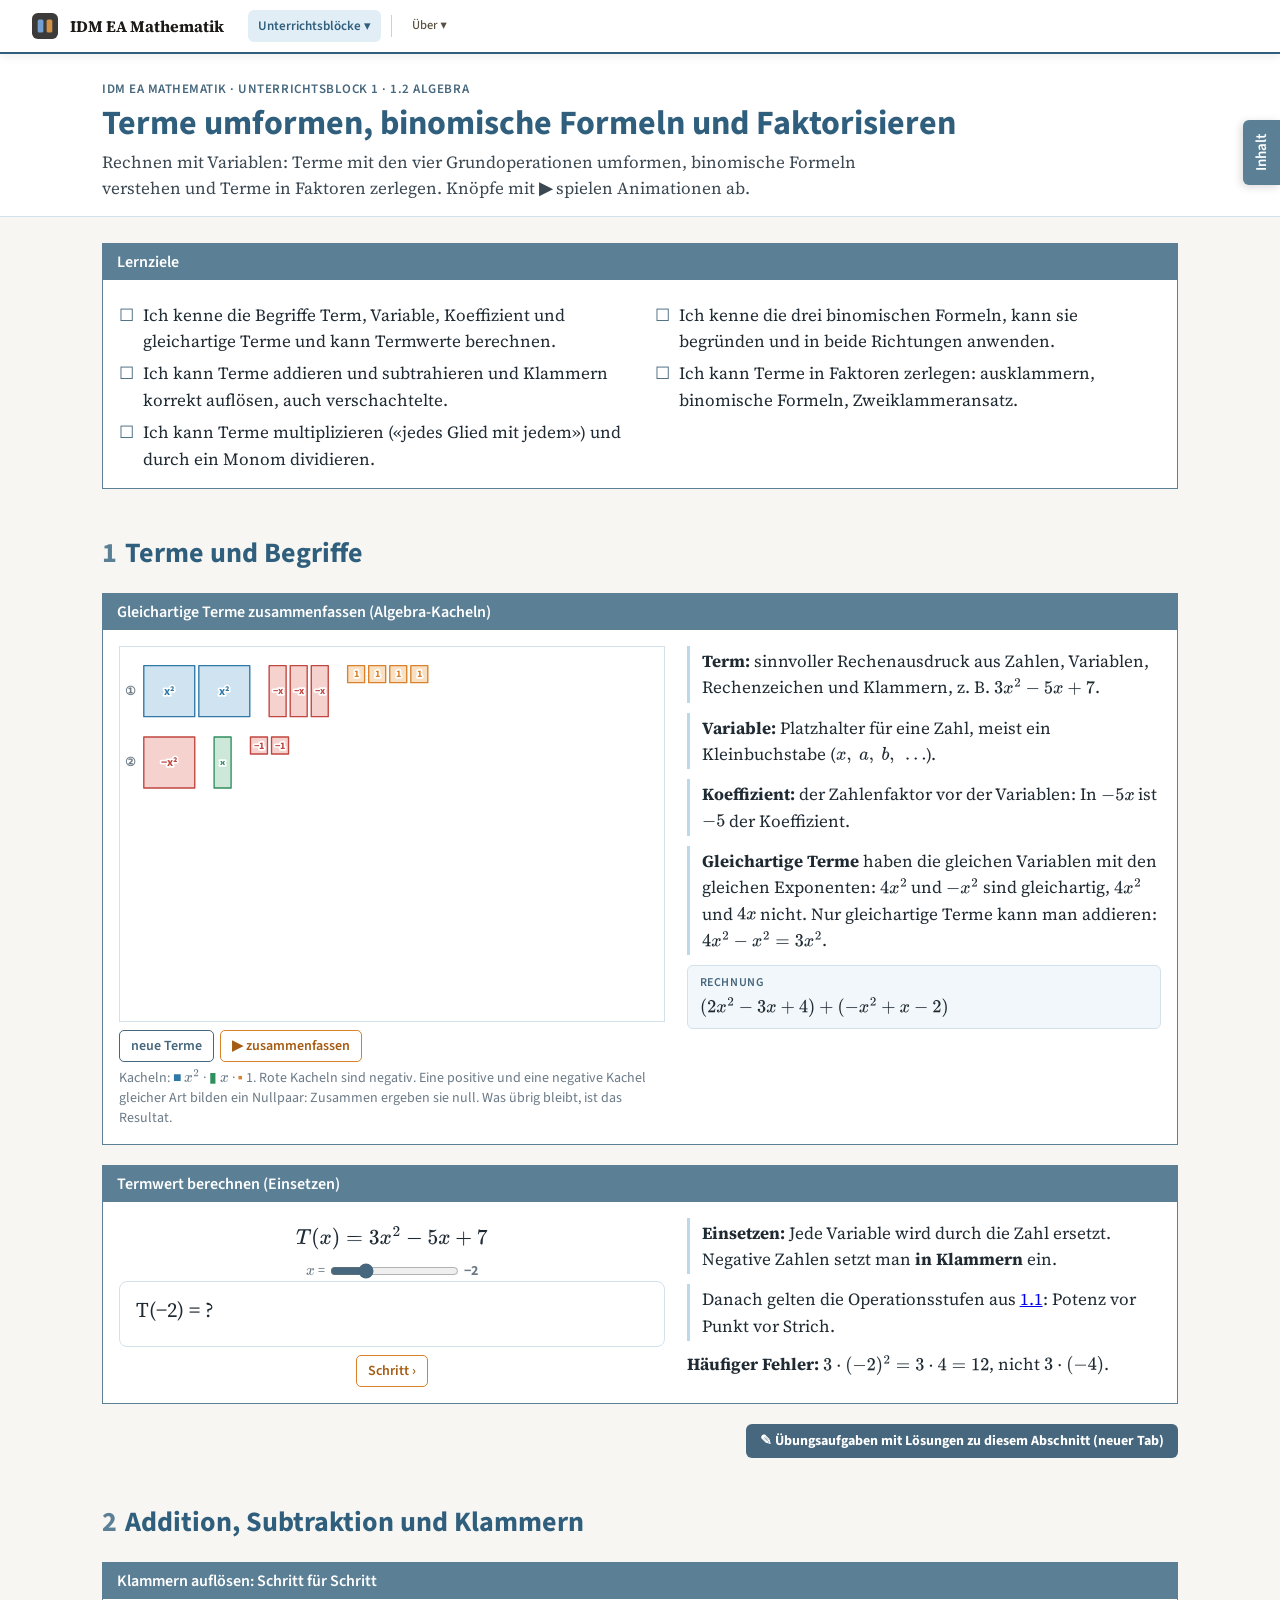
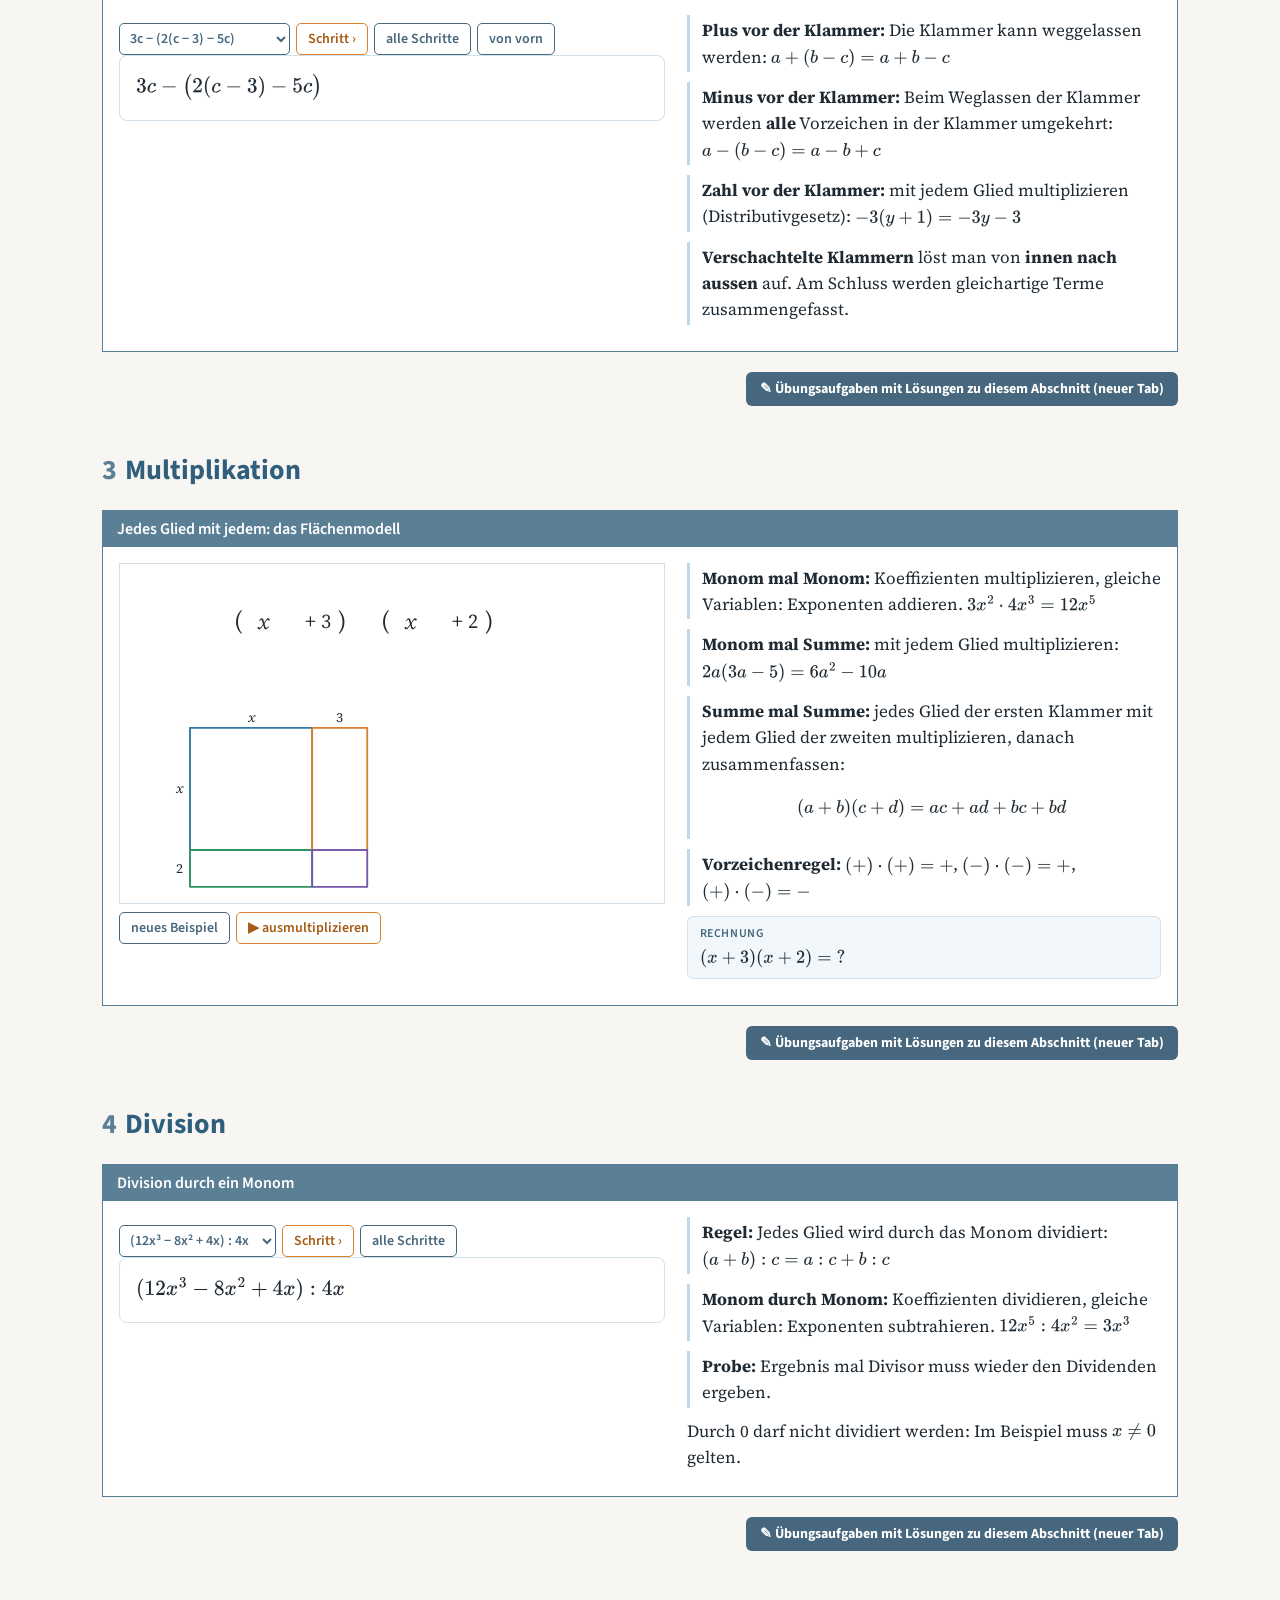
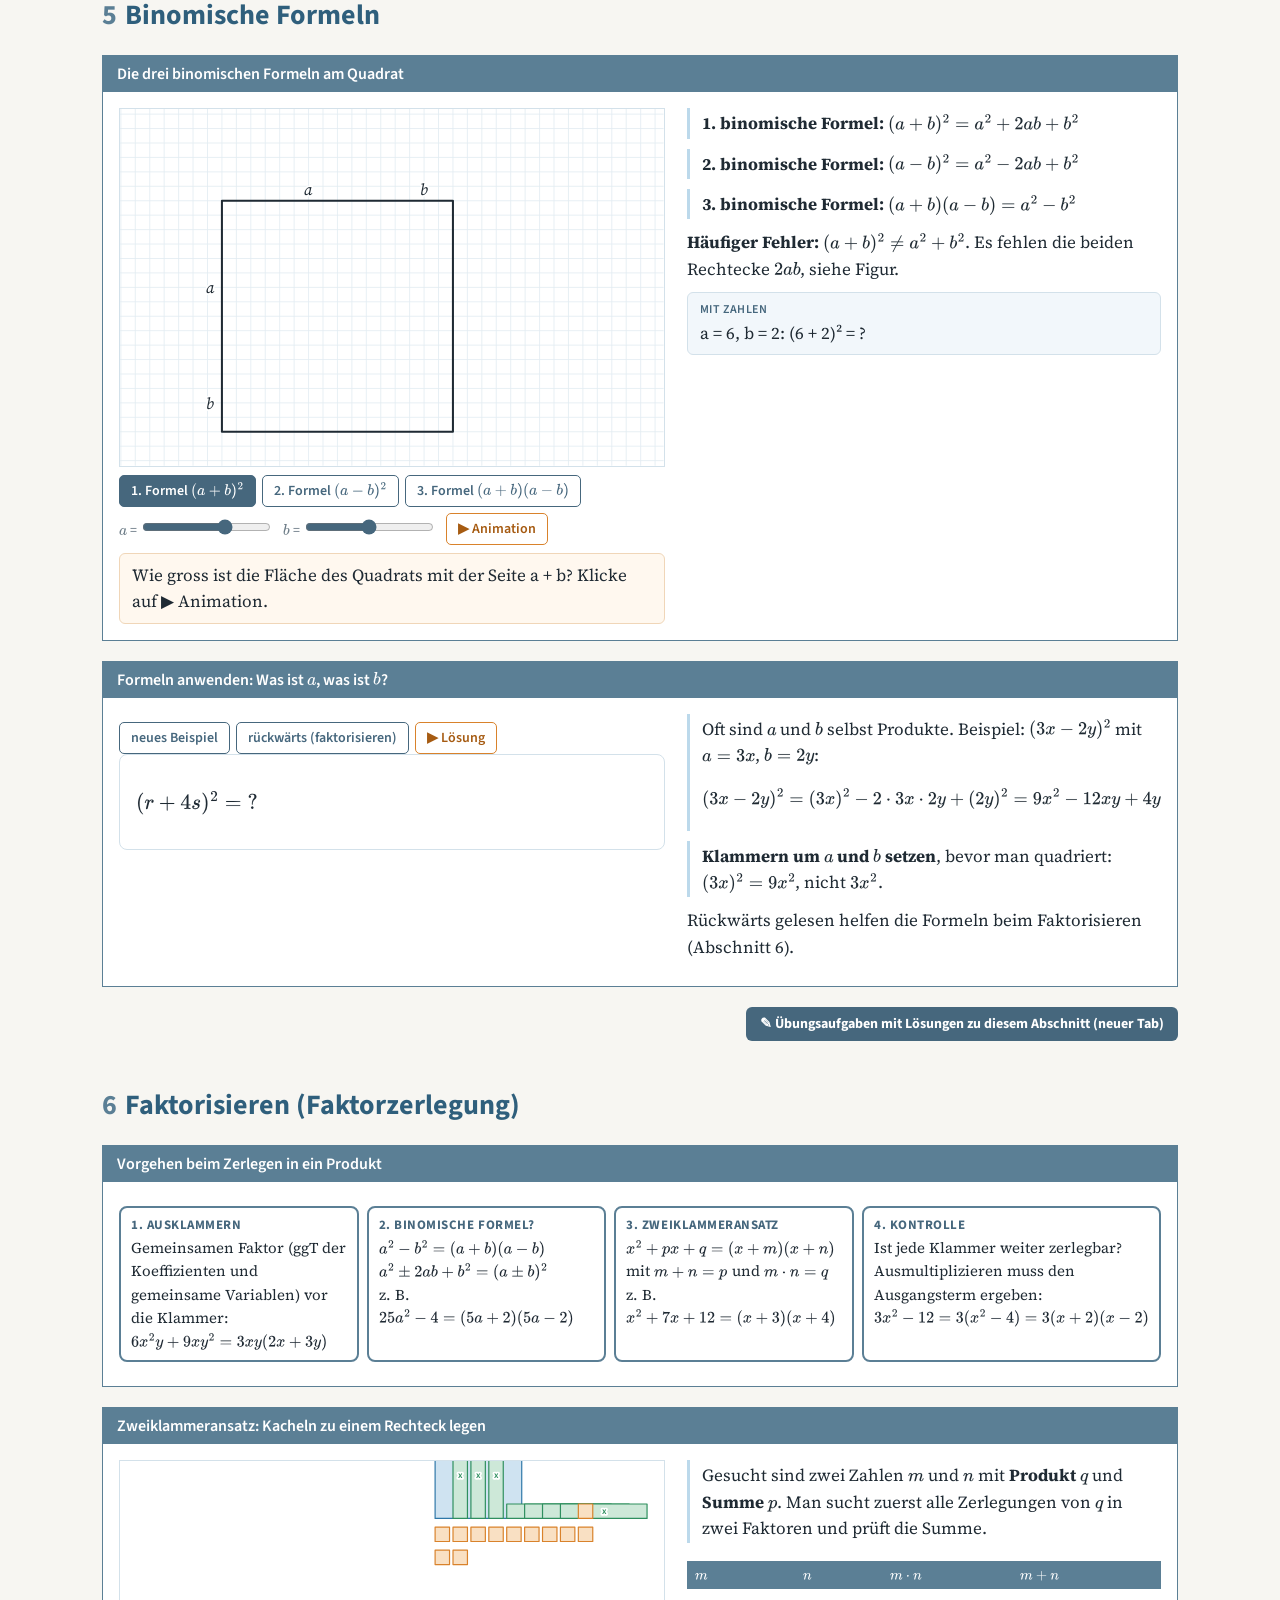
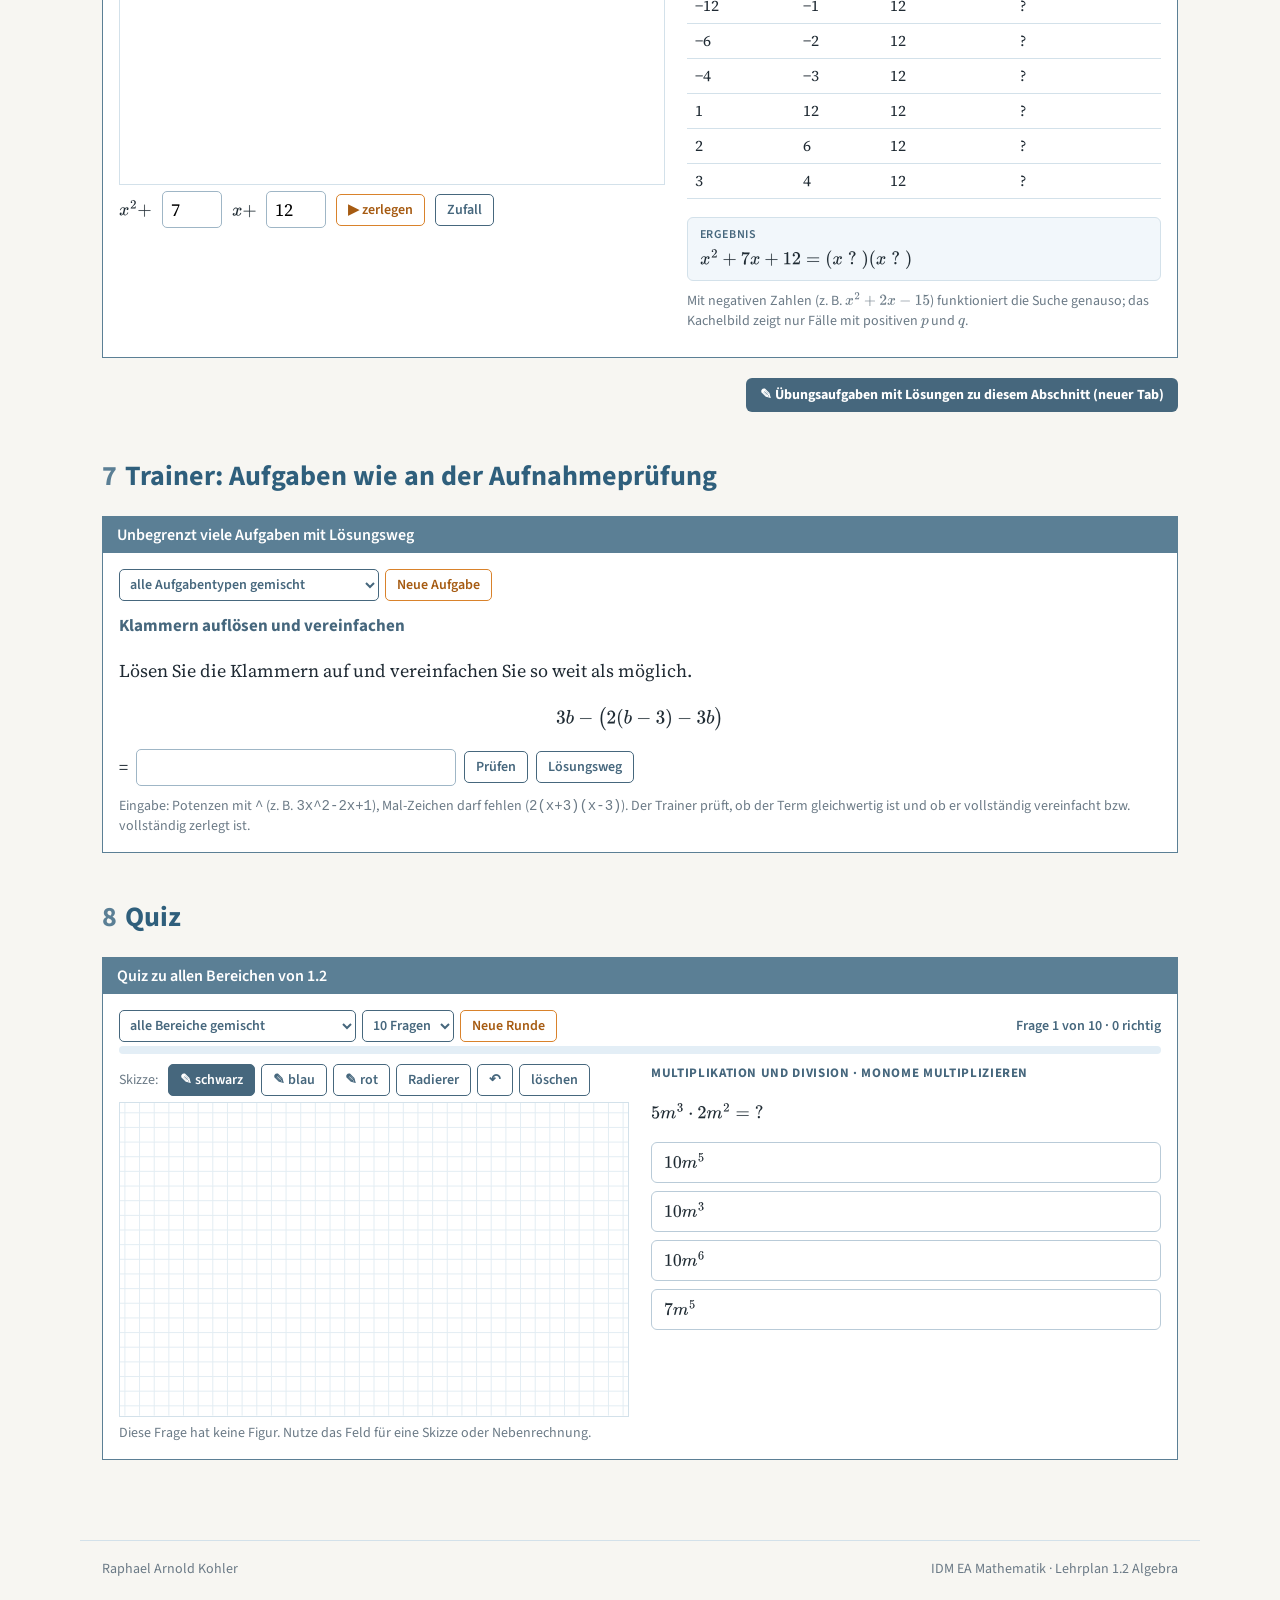
<file: 1-2.html>
<!DOCTYPE html>
<html lang="de-CH">
<head>
<meta charset="utf-8">
<meta name="viewport" content="width=device-width, initial-scale=1">
<title>1.2 Algebra – Unterrichtsblock 1</title>
<link rel="stylesheet" href="schriften.css">
<script>
window.MathJax={tex:{inlineMath:[['\\(','\\)']],displayMath:[['\\[','\\]']]},svg:{fontCache:'global'},startup:{typeset:true}};
</script>
<script defer src="vendor/mathjax/tex-svg.js"></script>
<link rel="stylesheet" href="common.css">
<style>
body.alg{--kopf:#5b7f95;--kopf-d:#46677d;--titel:#2f5f7c}
.steps-k .sl{display:none;margin:4px 0}.steps-k .sl.on{display:block;animation:fadein .4s}
.steps-k .why{font:14px "Source Sans 3",sans-serif;color:#a65b12;margin-left:8px}
.pairs td.hit{background:#e3f3ea;font-weight:700}
.flow{display:grid;grid-template-columns:repeat(4,1fr);gap:8px;margin:8px 0}
.flow div{background:#fff;border:2px solid var(--kopf);border-radius:8px;padding:8px 10px;font-size:15px;position:relative}
.flow div b{display:block;font:700 13px "Source Sans 3",sans-serif;color:var(--kopf-d);text-transform:uppercase;letter-spacing:.04em;margin-bottom:2px}
@media (max-width:860px){.flow{grid-template-columns:repeat(2,minmax(0,1fr))}}
@media (max-width:560px){.flow{grid-template-columns:minmax(0,1fr)}}
</style>
</head>
<body class="alg">
<div class="blocknav"><div class="in"><span class="bl">Block 1</span><a href="index.html">Übersicht</a><a href="1-1.html">1.1 Grundoperationen</a><a href="1-2.html" class="on">1.2 Algebra</a><a href="1-3.html">1.3 Geometrie</a><span class="bl">Block 2</span><a href="index2.html">Übersicht</a><a href="2-1.html">2.1</a><a href="2-2.html">2.2</a><a href="2-3.html">2.3</a></div></div>
<header class="kopf">
  <div class="kopf-in">
    <div class="crumb">IDM EA Mathematik · Unterrichtsblock 1 · 1.2 Algebra</div>
    <h1>Terme umformen, binomische Formeln und Faktorisieren</h1>
    <p class="lead">Rechnen mit Variablen: Terme mit den vier Grundoperationen umformen, binomische Formeln verstehen und Terme in Faktoren zerlegen. Knöpfe mit <b>▶</b> spielen Animationen ab.</p>
  </div>
</header>
<nav class="top"><div class="in">
  <a href="#begriffe">1 Terme</a><a href="#klammern">2 Addition und Klammern</a><a href="#mult">3 Multiplikation</a><a href="#div">4 Division</a><a href="#binom">5 Binomische Formeln</a><a href="#faktor">6 Faktorisieren</a><a href="#training">7 Trainer</a><a href="#quiz">8 Quiz</a>
</div></nav>
<div class="register">Algebra</div>
<main>

<div class="kasten">
  <h3>Lernziele</h3>
  <div class="inhalt voll">
    <ul class="lz">
      <li>Ich kenne die Begriffe Term, Variable, Koeffizient und gleichartige Terme und kann Termwerte berechnen.</li>
      <li>Ich kann Terme addieren und subtrahieren und Klammern korrekt auflösen, auch verschachtelte.</li>
      <li>Ich kann Terme multiplizieren («jedes Glied mit jedem») und durch ein Monom dividieren.</li>
      <li>Ich kenne die drei binomischen Formeln, kann sie begründen und in beide Richtungen anwenden.</li>
      <li>Ich kann Terme in Faktoren zerlegen: ausklammern, binomische Formeln, Zweiklammeransatz.</li>
    </ul>
  </div>
</div>

<!-- ================= 1 TERME ================= -->
<section id="begriffe">
<h2><span class="nr">1</span>Terme und Begriffe</h2>
<div class="kasten">
  <h3>Gleichartige Terme zusammenfassen (Algebra-Kacheln)</h3>
  <div class="inhalt">
    <div class="fig" id="f1">
      <div class="ctrl"><button class="btn" id="c1rnd">neue Terme</button><button class="btn play" id="c1play">▶ zusammenfassen</button></div>
      <p class="hint">Kacheln: <span style="color:#2f78a8">■</span> \(x^2\) · <span style="color:#2f8f5f">▮</span> \(x\) · <span style="color:#d9822b">▪</span> 1. Rote Kacheln sind negativ. Eine positive und eine negative Kachel gleicher Art bilden ein Nullpaar: Zusammen ergeben sie null. Was übrig bleibt, ist das Resultat.</p>
    </div>
    <div class="txt">
      <p class="def"><b>Term:</b> sinnvoller Rechenausdruck aus Zahlen, Variablen, Rechenzeichen und Klammern, z. B. \(3x^2-5x+7\).</p>
      <p class="def"><b>Variable:</b> Platzhalter für eine Zahl, meist ein Kleinbuchstabe (\(x,\ a,\ b,\ \ldots\)).</p>
      <p class="def"><b>Koeffizient:</b> der Zahlenfaktor vor der Variablen: In \(-5x\) ist \(-5\) der Koeffizient.</p>
      <p class="def"><b>Gleichartige Terme</b> haben die gleichen Variablen mit den gleichen Exponenten: \(4x^2\) und \(-x^2\) sind gleichartig, \(4x^2\) und \(4x\) nicht. Nur gleichartige Terme kann man addieren: \(4x^2-x^2=3x^2\).</p>
      <div class="live"><span class="k">Rechnung</span><span id="r1"></span></div>
    </div>
  </div>
</div>

<div class="kasten">
  <h3>Termwert berechnen (Einsetzen)</h3>
  <div class="inhalt">
    <div>
      <p style="font-size:20px;text-align:center;margin:4px 0">\(T(x)=3x^2-5x+7\)</p>
      <div class="ctrl" style="justify-content:center"><label class="hint" style="margin:0">\(x\) = <input type="range" id="c2x" min="-4" max="4" value="-2" step="1" style="vertical-align:middle"> <b id="c2xv">−2</b></label></div>
      <div class="term" id="t2" style="font-size:21px;text-align:left"></div>
      <div class="ctrl" style="justify-content:center"><button class="btn play" id="c2go">Schritt ›</button></div>
    </div>
    <div class="txt">
      <p class="def"><b>Einsetzen:</b> Jede Variable wird durch die Zahl ersetzt. Negative Zahlen setzt man <b>in Klammern</b> ein.</p>
      <p class="def">Danach gelten die Operationsstufen aus <a href="1-1.html#stufen">1.1</a>: Potenz vor Punkt vor Strich.</p>
      <p><b>Häufiger Fehler:</b> \(3\cdot(-2)^2=3\cdot4=12\), nicht \(3\cdot(-4)\).</p>
    </div>
  </div>
</div>
<p class="auflink"><a href="aufgaben-12.html#begriffe" target="_blank" rel="noopener">✎ Übungsaufgaben mit Lösungen zu diesem Abschnitt (neuer Tab)</a></p>
</section>

<!-- ================= 2 KLAMMERN ================= -->
<section id="klammern">
<h2><span class="nr">2</span>Addition, Subtraktion und Klammern</h2>
<div class="kasten">
  <h3>Klammern auflösen: Schritt für Schritt</h3>
  <div class="inhalt">
    <div>
      <div class="ctrl"><select class="sel" id="c3sel"></select><button class="btn play" id="c3step">Schritt ›</button><button class="btn" id="c3all">alle Schritte</button><button class="btn" id="c3back">von vorn</button></div>
      <div class="term steps-k" id="t3" style="text-align:left;font-size:20px"></div>
    </div>
    <div class="txt">
      <p class="def"><b>Plus vor der Klammer:</b> Die Klammer kann weggelassen werden: \(a+(b-c)=a+b-c\)</p>
      <p class="def"><b>Minus vor der Klammer:</b> Beim Weglassen der Klammer werden <b>alle</b> Vorzeichen in der Klammer umgekehrt: \(a-(b-c)=a-b+c\)</p>
      <p class="def"><b>Zahl vor der Klammer:</b> mit jedem Glied multiplizieren (Distributivgesetz): \(-3(y+1)=-3y-3\)</p>
      <p class="def"><b>Verschachtelte Klammern</b> löst man von <b>innen nach aussen</b> auf. Am Schluss werden gleichartige Terme zusammengefasst.</p>
    </div>
  </div>
</div>
<p class="auflink"><a href="aufgaben-12.html#klammern" target="_blank" rel="noopener">✎ Übungsaufgaben mit Lösungen zu diesem Abschnitt (neuer Tab)</a></p>
</section>

<!-- ================= 3 MULTIPLIKATION ================= -->
<section id="mult">
<h2><span class="nr">3</span>Multiplikation</h2>
<div class="kasten">
  <h3>Jedes Glied mit jedem: das Flächenmodell</h3>
  <div class="inhalt">
    <div class="fig" id="f4">
      <div class="ctrl"><button class="btn" id="c4rnd">neues Beispiel</button><button class="btn play" id="c4play">▶ ausmultiplizieren</button></div>
    </div>
    <div class="txt">
      <p class="def"><b>Monom mal Monom:</b> Koeffizienten multiplizieren, gleiche Variablen: Exponenten addieren. \(3x^2\cdot4x^3=12x^{5}\)</p>
      <p class="def"><b>Monom mal Summe:</b> mit jedem Glied multiplizieren: \(2a(3a-5)=6a^2-10a\)</p>
      <p class="def"><b>Summe mal Summe:</b> jedes Glied der ersten Klammer mit jedem Glied der zweiten multiplizieren, danach zusammenfassen:
      \[(a+b)(c+d)=ac+ad+bc+bd\]</p>
      <p class="def"><b>Vorzeichenregel:</b> \((+)\cdot(+)=+\), \((-)\cdot(-)=+\), \((+)\cdot(-)=-\)</p>
      <div class="live"><span class="k">Rechnung</span><span id="r4"></span></div>
    </div>
  </div>
</div>
<p class="auflink"><a href="aufgaben-12.html#mult" target="_blank" rel="noopener">✎ Übungsaufgaben mit Lösungen zu diesem Abschnitt (neuer Tab)</a></p>
</section>

<!-- ================= 4 DIVISION ================= -->
<section id="div">
<h2><span class="nr">4</span>Division</h2>
<div class="kasten">
  <h3>Division durch ein Monom</h3>
  <div class="inhalt">
    <div>
      <div class="ctrl"><select class="sel" id="c5sel"></select><button class="btn play" id="c5step">Schritt ›</button><button class="btn" id="c5all">alle Schritte</button></div>
      <div class="term steps-k" id="t5" style="text-align:left;font-size:20px"></div>
    </div>
    <div class="txt">
      <p class="def"><b>Regel:</b> Jedes Glied wird durch das Monom dividiert: \((a+b):c=a:c+b:c\)</p>
      <p class="def"><b>Monom durch Monom:</b> Koeffizienten dividieren, gleiche Variablen: Exponenten subtrahieren. \(12x^5:4x^2=3x^{3}\)</p>
      <p class="def"><b>Probe:</b> Ergebnis mal Divisor muss wieder den Dividenden ergeben.</p>
      <p>Durch 0 darf nicht dividiert werden: Im Beispiel muss \(x\neq0\) gelten.</p>
    </div>
  </div>
</div>
<p class="auflink"><a href="aufgaben-12.html#div" target="_blank" rel="noopener">✎ Übungsaufgaben mit Lösungen zu diesem Abschnitt (neuer Tab)</a></p>
</section>

<!-- ================= 5 BINOMISCHE FORMELN ================= -->
<section id="binom">
<h2><span class="nr">5</span>Binomische Formeln</h2>
<div class="kasten">
  <h3>Die drei binomischen Formeln am Quadrat</h3>
  <div class="inhalt">
    <div class="fig" id="f6">
      <div class="ctrl" id="c6m"><button class="btn on" data-m="1">1. Formel \((a+b)^2\)</button><button class="btn" data-m="2">2. Formel \((a-b)^2\)</button><button class="btn" data-m="3">3. Formel \((a+b)(a-b)\)</button></div>
      <div class="ctrl kv"><label class="hint" style="margin:0">\(a\) = <input type="range" id="c6a" min="4" max="7" value="6"></label><label class="hint" style="margin:0">\(b\) = <input type="range" id="c6b" min="1" max="3" value="2"></label><button class="btn play" id="c6play">▶ Animation</button></div>
      <div class="cap" id="cap6"></div>
    </div>
    <div class="txt">
      <p class="def"><b>1. binomische Formel:</b> \((a+b)^2=a^2+2ab+b^2\)</p>
      <p class="def"><b>2. binomische Formel:</b> \((a-b)^2=a^2-2ab+b^2\)</p>
      <p class="def"><b>3. binomische Formel:</b> \((a+b)(a-b)=a^2-b^2\)</p>
      <p><b>Häufiger Fehler:</b> \((a+b)^2\neq a^2+b^2\). Es fehlen die beiden Rechtecke \(2ab\), siehe Figur.</p>
      <div class="live"><span class="k">Mit Zahlen</span><span id="r6"></span></div>
    </div>
  </div>
</div>

<div class="kasten">
  <h3>Formeln anwenden: Was ist \(a\), was ist \(b\)?</h3>
  <div class="inhalt">
    <div>
      <div class="ctrl"><button class="btn" id="c7rnd">neues Beispiel</button><button class="btn" id="c7rev">rückwärts (faktorisieren)</button><button class="btn play" id="c7sol">▶ Lösung</button></div>
      <div class="term" id="t7" style="font-size:20px;text-align:left"></div>
    </div>
    <div class="txt">
      <p class="def">Oft sind \(a\) und \(b\) selbst Produkte. Beispiel: \((3x-2y)^2\) mit \(a=3x\), \(b=2y\):
      \[(3x-2y)^2=(3x)^2-2\cdot3x\cdot2y+(2y)^2=9x^2-12xy+4y^2\]</p>
      <p class="def"><b>Klammern um \(a\) und \(b\) setzen</b>, bevor man quadriert: \((3x)^2=9x^2\), nicht \(3x^2\).</p>
      <p>Rückwärts gelesen helfen die Formeln beim Faktorisieren (Abschnitt 6).</p>
    </div>
  </div>
</div>
<p class="auflink"><a href="aufgaben-12.html#binom" target="_blank" rel="noopener">✎ Übungsaufgaben mit Lösungen zu diesem Abschnitt (neuer Tab)</a></p>
</section>

<!-- ================= 6 FAKTORISIEREN ================= -->
<section id="faktor">
<h2><span class="nr">6</span>Faktorisieren (Faktorzerlegung)</h2>
<div class="kasten">
  <h3>Vorgehen beim Zerlegen in ein Produkt</h3>
  <div class="inhalt voll">
    <div class="flow">
      <div><b>1. Ausklammern</b>Gemeinsamen Faktor (ggT der Koeffizienten und gemeinsame Variablen) vor die Klammer: \(6x^2y+9xy^2=3xy(2x+3y)\)</div>
      <div><b>2. Binomische Formel?</b>\(a^2-b^2=(a+b)(a-b)\)<br>\(a^2\pm2ab+b^2=(a\pm b)^2\)<br>z. B. \(25a^2-4=(5a+2)(5a-2)\)</div>
      <div><b>3. Zweiklammeransatz</b>\(x^2+px+q=(x+m)(x+n)\) mit \(m+n=p\) und \(m\cdot n=q\)<br>z. B. \(x^2+7x+12=(x+3)(x+4)\)</div>
      <div><b>4. Kontrolle</b>Ist jede Klammer weiter zerlegbar? Ausmultiplizieren muss den Ausgangsterm ergeben: \(3x^2-12=3(x^2-4)=3(x+2)(x-2)\)</div>
    </div>
  </div>
</div>

<div class="kasten">
  <h3>Zweiklammeransatz: Kacheln zu einem Rechteck legen</h3>
  <div class="inhalt">
    <div class="fig" id="f8">
      <div class="ctrl kv"><span>\(x^2+\)</span><input class="inp" id="c8p" value="7" style="width:60px"><span>\(x+\)</span><input class="inp" id="c8q" value="12" style="width:60px"><button class="btn play" id="c8go">▶ zerlegen</button><button class="btn" id="c8rnd">Zufall</button></div>
    </div>
    <div class="txt">
      <p class="def">Gesucht sind zwei Zahlen \(m\) und \(n\) mit <b>Produkt \(q\)</b> und <b>Summe \(p\)</b>. Man sucht zuerst alle Zerlegungen von \(q\) in zwei Faktoren und prüft die Summe.</p>
      <div class="tw"><table class="t pairs" id="t8"></table></div>
      <div class="live"><span class="k">Ergebnis</span><span id="r8"></span></div>
      <p class="hint">Mit negativen Zahlen (z. B. \(x^2+2x-15\)) funktioniert die Suche genauso; das Kachelbild zeigt nur Fälle mit positiven \(p\) und \(q\).</p>
    </div>
  </div>
</div>
<p class="auflink"><a href="aufgaben-12.html#faktor" target="_blank" rel="noopener">✎ Übungsaufgaben mit Lösungen zu diesem Abschnitt (neuer Tab)</a></p>
</section>

<!-- ================= 7 TRAINER ================= -->
<section id="training">
<h2><span class="nr">7</span>Trainer: Aufgaben wie an der Aufnahmeprüfung</h2>
<div class="kasten">
  <h3>Unbegrenzt viele Aufgaben mit Lösungsweg</h3>
  <div class="inhalt voll">
    <div class="ctrl" style="margin:0 0 12px"><select class="sel" id="ttyp"></select><button class="btn play" id="tneu">Neue Aufgabe</button><span class="score" id="tscore"></span></div>
    <p class="sans" style="font-weight:700;color:var(--kopf-d);margin:0 0 4px" id="ttitel"></p>
    <div id="tq" class="trainer-q"></div>
    <div class="antwort"><span id="tziel"></span><input id="tin" class="inp w" autocomplete="off" style="width:320px"><button class="btn" id="tcheck">Prüfen</button><button class="btn" id="tsol">Lösungsweg</button></div>
    <div class="fb" id="tfb"></div>
    <div class="loesung" id="tl"></div>
    <p class="hint">Eingabe: Potenzen mit <code>^</code> (z. B. <code>3x^2-2x+1</code>), Mal-Zeichen darf fehlen (<code>2(x+3)(x-3)</code>). Der Trainer prüft, ob der Term gleichwertig ist und ob er vollständig vereinfacht bzw. vollständig zerlegt ist.</p>
  </div>
</div>
</section>

<!-- ================= 8 QUIZ ================= -->
<section id="quiz">
<h2><span class="nr">8</span>Quiz</h2>
<div class="kasten">
  <h3>Quiz zu allen Bereichen von 1.2</h3>
  <div class="inhalt voll">
    <div class="ctrl" style="margin:0 0 4px"><select class="sel" id="qarea"></select>
      <select class="sel" id="qn"><option value="5">5 Fragen</option><option value="10" selected>10 Fragen</option><option value="15">15 Fragen</option><option value="20">20 Fragen</option></select>
      <button class="btn play" id="qneu">Neue Runde</button><span class="score" id="qstat" style="margin-left:auto"></span></div>
    <div class="bar"><div id="qbar" style="width:0"></div></div>
    <div class="uebung">
      <div><div class="ctrl" id="qsk" style="margin:0 0 6px"></div><div class="qbox" id="qbox"></div><p class="hint" id="qhint"></p></div>
      <div><p class="qtopic" id="qtop"></p><div id="qq"></div><div class="opts" id="qo"></div><div id="qfb"></div><div class="ctrl"><button class="btn" id="qnext" hidden>Nächste Frage ›</button></div></div>
    </div>
  </div>
</div>
</section>
</main>
<footer><span>Raphael Arnold Kohler</span><span>IDM EA Mathematik · Lehrplan 1.2 Algebra</span></footer>

<script src="common.js"></script>
<script src="alg.js"></script>
<script src="quiz-12.js"></script>
<script>
"use strict";
const $=id=>document.getElementById(id);
const X=Poly.v('x');

/* ======================= 1 Algebra-Kacheln ======================= */
(function(){
  const f=new Fig($('f1'),{h:440,s:40,oy:180,grid:false});let P1=[2,-3,4],P2=[-1,1,-2],k=0,tiles=[];
  const SIZE={2:{w:1.5,h:1.5},1:{w:0.5,h:1.5},0:{w:0.5,h:0.5}},COL={2:['#2f78a8','#cfe3f1'],1:['#2f8f5f','#cde8d8'],0:['#d9822b','#f9e0c3']},LAB={2:'x²',1:'x',0:'1'};
  const TOP0=-0.6,LAB0=-4.05,TOPR=-4.5;  // Oberkante der Nullpaare, Zeile der Nullen, Oberkante Ergebnis
  function layout(){tiles=[];
    const row=(P,y,src)=>{let x=-7.3;[2,1,0].forEach((d,ti)=>{const n=Math.abs(P[ti]);for(let i=0;i<n;i++){tiles.push({d,neg:P[ti]<0,src,p0:{x:x+SIZE[d].w/2,y:y+0.75-SIZE[d].h/2}});x+=SIZE[d].w+0.12}x+=0.45})};
    row(P1,3.2,1);row(P2,1.1,2);
    // Nullpaare: positive Kachel oben, negative direkt darunter; Rest in die Ergebniszeile
    let x=-7.3,xr=-7.3;[2,1,0].forEach(d=>{const h=SIZE[d].h,w=SIZE[d].w;const pos=tiles.filter(t=>t.d===d&&!t.neg),neg=tiles.filter(t=>t.d===d&&t.neg);const z=Math.min(pos.length,neg.length);
      for(let i=0;i<z;i++){const cx=x+w/2;pos[i].p1={x:cx,y:TOP0-h/2};neg[i].p1={x:cx,y:TOP0-h-0.12-h/2};pos[i].zero=neg[i].zero=true;x+=w+0.2}
      if(z)x+=0.45;
      const rest=pos.length>z?pos.slice(z):neg.slice(z);rest.forEach(t=>{t.p1={x:xr+w/2,y:TOPR-h/2};xr+=w+0.12});if(rest.length)xr+=0.45})}
  function drawTile(t,p,op){const s=SIZE[t.d],c=COL[t.d];f.poly([{x:p.x-s.w/2,y:p.y-s.h/2},{x:p.x+s.w/2,y:p.y-s.h/2},{x:p.x+s.w/2,y:p.y+s.h/2},{x:p.x-s.w/2,y:p.y+s.h/2}],{c:t.neg?C.rot:c[0],w:1.6,f:t.neg?'#f6d2cf':c[1],o:op});
    f.text(p,(t.neg?'−':'')+LAB[t.d],'ann',{fill:t.neg?C.rot:c[0],opacity:op,fontSize:t.d===2?'14px':'12px',fontWeight:'700'})}
  const termTex=P=>{const p=X.pow(2).scale(P[0]).add(X.scale(P[1])).add(Poly.c(P[2]));return p.tex()};
  f.draw=()=>{f.text({x:-7.7,y:3.2},'①','ann',{fontSize:'14px'});f.text({x:-7.7,y:1.1},'②','ann',{fontSize:'14px'});
    if(k>0){f.seg({x:-7.9,y:0.05},{x:7.9,y:0.05},{c:'#c9d6df',w:1,d:'4 4'});f.text({x:-7.7,y:-2.1},'0','ann',{fontSize:'13px',fill:C.grau});f.text({x:-7.7,y:TOPR-0.75},'=','ann',{fontSize:'16px'});f.seg({x:-7.9,y:-4.3},{x:7.9,y:-4.3},{c:'#c9d6df',w:1,d:'4 4'})}
    if(k>0)tiles.forEach(t=>drawTile(t,t.p0,0.22*clamp(k*3,0,1)));  // Ausgangslage bleibt blass sichtbar
    tiles.forEach(t=>{const p=V.lerp(t.p0,t.p1,ease(clamp(k,0,1)));const op=t.zero?1-clamp(k-1,0,1)*0.8:1;drawTile(t,p,op)});
    if(k>=1.5)tiles.filter(t=>t.zero&&!t.neg).forEach(t=>f.text({x:t.p1.x,y:TOP0-2*SIZE[t.d].h-0.5},'0','ann',{fill:C.grau,fontSize:'13px'}));
    if(k>=2&&!tiles.some(t=>!t.zero))f.text({x:-6.8,y:TOPR-0.75},'0','lbl',{fontStyle:'normal'})};
  function show(final){const r=[P1[0]+P2[0],P1[1]+P2[1],P1[2]+P2[2]];const sg=v=>v<0?`- ${-v}`:`+ ${v}`;
    $('r1').innerHTML=`\\((${termTex(P1)})+(${termTex(P2)})\\)`+(final?`<br>\\(=(${P1[0]}${sg(P2[0])})x^2+(${P1[1]}${sg(P2[1])})x+(${P1[2]}${sg(P2[2])})\\)<br>\\(=${termTex(r)}\\)`:'');typesetEl($('r1'))}
  $('c1rnd').addEventListener('click',()=>{const r=()=>pick([-3,-2,-1,1,2,3]);do{P1=[rnd(1,3),r(),r()];P2=[r(),r(),r()]}while(P1.some((v,i)=>Math.abs(v+P2[i])>4));k=0;layout();f.render();show(false)});
  $('c1play').addEventListener('click',()=>{k=0;tween(2600,t=>{k=t*2;f.render()},()=>show(true))});
  layout();f.render();show(false);
})();

/* ======================= Termwert ======================= */
(function(){
  let L=[],n=1;
  function upd(){const x=+$('c2x').value;$('c2xv').textContent=mn(x);const xs=x<0?`(${mn(x)})`:x;const a=3*x*x,b=-5*x;
    L=[`T(${mn(x)}) = ?`,`T(${mn(x)}) = 3 · ${xs}<sup>2</sup> − 5 · ${xs} + 7 &nbsp;<span class="hint">einsetzen</span>`,`= 3 · ${x*x} ${b<0?'−':'+'} ${Math.abs(b)} + 7 &nbsp;<span class="hint">Potenz und Vorzeichen</span>`,`= ${a} ${b<0?'−':'+'} ${Math.abs(b)} + 7 = <b>${mn(a+b+7)}</b>`];n=1;show()}
  function show(){$('t2').innerHTML=(n===1?L[0]:L.slice(1,n).join('<br>'))}
  $('c2x').addEventListener('input',upd);$('c2go').addEventListener('click',()=>{if(n<L.length){n=n===1?2:n+1;show()}});upd();
})();

/* ======================= 2 Klammern auflösen ======================= */
function stepper(selId,boxId,stepId,allId,backId,EX){
  const sel=$(selId);sel.innerHTML=EX.map((e,i)=>`<option value="${i}">${e.name}</option>`).join('');let n=0;
  function load(){const e=EX[+sel.value];n=0;$(boxId).innerHTML=e.lines.map((l,i)=>`<div class="sl${i===0?' on':''}">\\(${i?'=':''}${l[0]}\\)${l[1]?`<span class="why">← ${l[1]}</span>`:''}</div>`).join('');typesetEl($(boxId))}
  function step(){const ls=$(boxId).querySelectorAll('.sl');if(n<ls.length-1){n++;ls[n].classList.add('on')}}
  sel.addEventListener('change',load);$(stepId).addEventListener('click',step);$(allId).addEventListener('click',()=>{const ls=$(boxId).querySelectorAll('.sl');ls.forEach(l=>l.classList.add('on'));n=ls.length-1});
  if(backId)$(backId).addEventListener('click',load);load()}
stepper('c3sel','t3','c3step','c3all','c3back',[
  {name:'3c − (2(c − 3) − 5c)',lines:[['3c-\\big(2(c-3)-5c\\big)'],['3c-\\big(2c-6-5c\\big)','innere Klammer: 2 mit jedem Glied multiplizieren'],['3c-\\big(-3c-6\\big)','in der Klammer zusammenfassen'],['3c+3c+6','Minus vor der Klammer: alle Vorzeichen umkehren'],['6c+6','gleichartige Terme zusammenfassen']]},
  {name:'5a − (3a − 2b) + (a − 4b)',lines:[['5a-(3a-2b)+(a-4b)'],['5a-3a+2b+a-4b','− vor Klammer: Vorzeichen umkehren; + vor Klammer: weglassen'],['3a-2b','zusammenfassen: 5a − 3a + a = 3a, 2b − 4b = −2b']]},
  {name:'2x − [3 − (4x − 1)] + 5',lines:[['2x-\\big[3-(4x-1)\\big]+5'],['2x-\\big[3-4x+1\\big]+5','innerste Klammer zuerst: Vorzeichen umkehren'],['2x-\\big[4-4x\\big]+5','in der eckigen Klammer zusammenfassen'],['2x-4+4x+5','Minus vor der eckigen Klammer: Vorzeichen umkehren'],['6x+1','zusammenfassen']]},
  {name:'−(2y − 7) − 3(y + 1)',lines:[['-(2y-7)-3(y+1)'],['-2y+7-3y-3','Vorzeichen umkehren; −3 mit jedem Glied multiplizieren'],['-5y+4','zusammenfassen']]},
  {name:'4(m − 2n) − 3(2m − n)',lines:[['4(m-2n)-3(2m-n)'],['4m-8n-6m+3n','ausmultiplizieren: −3 · (−n) = +3n'],['-2m-5n','zusammenfassen']]}]);

/* ======================= 3 Multiplikation: jedes mit jedem ======================= */
(function(){
  const f=new Fig($('f4'),{h:400,s:36,grid:false});let m=3,n=2,sm=1,sn=1,k=0;
  const XL=4;
  f.draw=()=>{const M=sm*m,N=sn*n;const term=v=>v<0?`− ${-v}`:`+ ${v}`;
    // Ausdruck oben
    const y=3.7,px=[-4.2,-2.4,0.6,2.4];f.text({x:-5.0,y},'(','lbl',{fontSize:'30px',fontStyle:'normal'});f.text({x:-1.6,y},')','lbl',{fontSize:'30px',fontStyle:'normal'});f.text({x:-0.2,y},'(','lbl',{fontSize:'30px',fontStyle:'normal'});f.text({x:3.2,y},')','lbl',{fontSize:'30px',fontStyle:'normal'});
    f.text({x:px[0],y},'x','lbl',{fontSize:'26px'});f.text({x:px[1],y},term(M),'lbl',{fontSize:'24px',fontStyle:'normal'});f.text({x:px[2],y},'x','lbl',{fontSize:'26px'});f.text({x:px[3],y},term(N),'lbl',{fontSize:'24px',fontStyle:'normal'});
    const pairs=[[0,2,'x · x = x²',C.blau],[0,3,`x · ${N<0?'('+mn(N)+')':N} = ${mn(N)}x`,C.gr],[1,2,`${M<0?'('+mn(M)+')':M} · x = ${mn(M)}x`,C.or],[1,3,`${M<0?'('+mn(M)+')':M} · ${N<0?'('+mn(N)+')':N} = ${mn(M*N)}`,C.vi]];
    pairs.forEach(([a,b,lab,c],i)=>{const fi=clamp(k-i,0,1);if(fi<=0)return;const h=0.55+i*0.28,xa=px[a],xb=px[b];
      const pts=[];for(let t=0;t<=fi;t+=0.05){const xx=xa+(xb-xa)*t;pts.push(f.S({x:xx,y:y+0.45+h*Math.sin(Math.PI*t)}))}f.path('M'+pts.map(p=>p.join(',')).join(' L'),{c,w:2});
      if(fi>=1)f.text({x:2.2,y:1.4-i*0.62},lab,'lbl sm',{fill:c,fontStyle:'normal',textAnchor:'start'})});
    // Flächenmodell
    const pos=M>0&&N>0,x0=-6.6,y0=-5.0;const W=XL+M*0.6,H=XL+N*0.6,a=XL,b=M*0.6,c=XL,d=N*0.6;
    if(!pos){f.text({x:-1,y:-1.5},'Flächenmodell nur mit positiven Zahlen','ann',{fontSize:'14px'});return}
    const rects=[[x0,y0+d,a,c,C.blau,'x²'],[x0,y0,a,d,C.gr,`${N}x`],[x0+a,y0+d,b,c,C.or,`${M}x`],[x0+a,y0,b,d,C.vi,`${M*N}`]];
    rects.forEach(([rx,ry,w,h,col,lab],i)=>{const fi=clamp(k-i,0,1);f.poly([{x:rx,y:ry},{x:rx+w,y:ry},{x:rx+w,y:ry+h},{x:rx,y:ry+h}],{c:col,w:1.8,f:fi>0?col:'#fff',o:fi>0?0.25+0.1*fi:1});f.poly([{x:rx,y:ry},{x:rx+w,y:ry},{x:rx+w,y:ry+h},{x:rx,y:ry+h}],{c:col,w:1.8});if(fi>0.5)f.text({x:rx+w/2,y:ry+h/2},lab,'lbl sm',{fill:col})});
    f.text({x:x0+a/2,y:y0+H+0.35},'x','lbl sm');f.text({x:x0+a+b/2,y:y0+H+0.35},String(M),'lbl sm',{fontStyle:'normal'});f.text({x:x0-0.35,y:y0+d+c/2},'x','lbl sm');f.text({x:x0-0.35,y:y0+d/2},String(N),'lbl sm',{fontStyle:'normal'})};
  function txt(){const M=sm*m,N=sn*n;const p=X.add(Poly.c(M)).mul(X.add(Poly.c(N)));const sgn=v=>v<0?`-${-v}`:`+${v}`;
    $('r4').innerHTML=`\\((x${sgn(M)})(x${sgn(N)})=x^2${sgn(N)}x${sgn(M)}x${sgn(M*N)}\\)<br>\\(=${p.tex()}\\)`;typesetEl($('r4'))}
  $('c4play').addEventListener('click',()=>{k=0;$('r4').innerHTML='';tween(4400,t=>{k=t*4;f.render()},txt)});
  const ask=()=>{const sgn=v=>v<0?`-${-v}`:`+${v}`;$('r4').innerHTML=`\\((x${sgn(sm*m)})(x${sgn(sn*n)})=\\;?\\)`;typesetEl($('r4'))};
  $('c4rnd').addEventListener('click',()=>{m=rnd(1,5);n=rnd(1,5);sm=Math.random()<0.3?-1:1;sn=Math.random()<0.3?-1:1;k=0;f.render();ask()});
  k=0;f.render();ask();
})();

/* ======================= 4 Division ======================= */
stepper('c5sel','t5','c5step','c5all',null,[
  {name:'(12x³ − 8x² + 4x) : 4x',lines:[['(12x^3-8x^2+4x):4x'],['12x^3:4x-8x^2:4x+4x:4x','jedes Glied durch 4x teilen'],['3x^2-2x+1','Koeffizienten dividieren, Exponenten subtrahieren'],['\\text{Probe: }4x\\cdot(3x^2-2x+1)=12x^3-8x^2+4x\\ \\checkmark','']]},
  {name:'(15a²b − 10ab²) : 5ab',lines:[['(15a^2b-10ab^2):5ab'],['15a^2b:5ab-10ab^2:5ab','jedes Glied durch 5ab teilen'],['3a-2b','a² : a = a, b : b = 1 usw.']]},
  {name:'(−6y⁴ + 9y²) : (−3y²)',lines:[['(-6y^4+9y^2):(-3y^2)'],['(-6y^4):(-3y^2)+9y^2:(-3y^2)','jedes Glied durch −3y² teilen'],['2y^2-3','Vorzeichenregel: (−) : (−) = +, (+) : (−) = −']]}]);

/* ======================= 5 Binomische Formeln ======================= */
(function(){
  const f=new Fig($('f6'),{h:420,s:34,ox:120,oy:380});let mode=1,k=4;
  const cap=$('cap6');
  const R=(x,y,w,h,col,lab,o=1,lc)=>{f.poly([{x,y},{x:x+w,y},{x:x+w,y:y+h},{x,y:y+h}],{c:col,w:2,f:col,o:0.28*o});f.poly([{x,y},{x:x+w,y},{x:x+w,y:y+h},{x,y:y+h}],{c:col,w:2,o});if(lab&&o>0.5)f.text({x:x+w/2,y:y+h/2},lab,'lbl sm',{fill:lc||col})};
  f.draw=()=>{const a=+$('c6a').value,b=+$('c6b').value;const s1=clamp(k,0,1),s2=clamp(k-1,0,1),s3=clamp(k-2,0,1),s4=clamp(k-3,0,1);
    if(mode===1){const S=a+b;f.poly([{x:0,y:0},{x:S,y:0},{x:S,y:S},{x:0,y:S}],{c:C.ink,w:2.4});
      if(s1>0)R(0,b,a,a,C.blau,'a²',s1);if(s2>0)R(a,b,b,a,C.or,'ab',s2);if(s3>0)R(0,0,a,b,C.or,'ab',s3);if(s4>0)R(a,0,b,b,C.gr,'b²',s4);
      f.text({x:a/2,y:S+0.4},'a','lbl');f.text({x:a+b/2,y:S+0.4},'b','lbl');f.text({x:-0.4,y:b+a/2},'a','lbl');f.text({x:-0.4,y:b/2},'b','lbl')}
    if(mode===2){f.poly([{x:0,y:0},{x:a,y:0},{x:a,y:a},{x:0,y:a}],{c:C.ink,w:2.4,f:'rgba(47,120,168,.08)'});f.text({x:a/2,y:a+0.4},'a','lbl');f.text({x:-0.4,y:a/2},'a','lbl');
      if(s1>0)R(0,b,a-b,a-b,C.vi,'(a − b)²',s1);
      if(s2>0){R(a-b,0,b,a,C.or,'',s2);f.text({x:a-b/2,y:a/2},'− ab','lbl sm',{fill:C.or,opacity:s2})}
      if(s3>0){R(0,0,a,b,C.rot,'',s3);f.text({x:(a-b)/2,y:b/2},'− ab','lbl sm',{fill:C.rot,opacity:s3})}
      if(s4>0){R(a-b,0,b,b,C.gr,'+ b²',s4,C.gr)}
      f.text({x:(a-b)/2,y:-0.4},'a − b','lbl sm');f.text({x:a-b/2,y:-0.4},'b','lbl sm')}
    if(mode===3){const t=s2*0+clamp(k-1,0,2)/2;// 0..1
      f.poly([{x:0,y:0},{x:a-b,y:0},{x:a-b,y:a},{x:0,y:a}],{c:C.blau,w:2,f:'rgba(47,120,168,.25)'});
      if(s1<1||k<1){f.poly([{x:a-b,y:a-b},{x:a,y:a-b},{x:a,y:a},{x:a-b,y:a}],{c:C.rot,w:2,d:'5 4',f:'rgba(192,70,63,'+(0.25*(1-s1))+')'});if(s1<0.5)f.text({x:a-b/2,y:a-b/2},'b²','lbl sm',{fill:C.rot})}
      else if(t<1){f.poly([{x:a-b,y:a-b},{x:a,y:a-b},{x:a,y:a},{x:a-b,y:a}],{c:C.rot,w:1.4,d:'5 4'});f.text({x:a-b/2,y:a-b/2},'− b²','lbl sm',{fill:C.rot})}
      // Stück B: [a-b,a]x[0,a-b] -> gedreht oben auf A: [0,a-b]x[a,a+b]
      const c0={x:a-b/2,y:(a-b)/2},c1={x:(a-b)/2,y:a+b/2},th=-PI/2*t;const cc=V.lerp(c0,c1,ease(t));
      const pts=[{x:-b/2,y:-(a-b)/2},{x:b/2,y:-(a-b)/2},{x:b/2,y:(a-b)/2},{x:-b/2,y:(a-b)/2}].map(p=>V.add(cc,V.rot(p,{x:0,y:0},th)));
      f.poly(pts,{c:C.or,w:2,f:'rgba(217,130,43,.3)'});
      f.text({x:(a-b)/2,y:-0.4},'a − b','lbl sm');f.text({x:-0.45,y:a/2},'a','lbl sm');
      if(t>=1){f.text({x:-0.45,y:a+b/2},'b','lbl sm');f.poly([{x:0,y:0},{x:a-b,y:0},{x:a-b,y:a+b},{x:0,y:a+b}],{c:C.ink,w:2.6});f.text({x:a-b+0.25,y:(a+b)/2+0.8},'Rechteck','ann',{textAnchor:'start'});f.text({x:a-b+0.25,y:(a+b)/2+0.3},'(a + b)(a − b)','ann',{textAnchor:'start'})}
      else{f.text({x:a+0.4,y:(a-b)/2},'a − b','lbl sm');f.text({x:a-b/2,y:-0.4},'b','lbl sm')}}
    const A=a,B=b;const full=k>=(mode===3?3:4);$('r6').innerHTML=!full?`a = ${A}, b = ${B}: ${mode===1?`(${A} + ${B})²`:mode===2?`(${A} − ${B})²`:`(${A} + ${B})(${A} − ${B})`} = ?`:mode===1?`a = ${A}, b = ${B}: (${A} + ${B})² = ${(A+B)**2} &nbsp;und&nbsp; ${A*A} + 2 · ${A*B} + ${B*B} = ${(A+B)**2}<br><span class="warn">aber ${A}² + ${B}² = ${A*A+B*B}</span>`:
      mode===2?`a = ${A}, b = ${B}: (${A} − ${B})² = ${(A-B)**2} &nbsp;und&nbsp; ${A*A} − 2 · ${A*B} + ${B*B} = ${(A-B)**2}`:`a = ${A}, b = ${B}: (${A} + ${B})(${A} − ${B}) = ${(A+B)*(A-B)} &nbsp;und&nbsp; ${A*A} − ${B*B} = ${A*A-B*B}`};
  const CAP={1:'Das Quadrat mit Seite a + b besteht aus a², zweimal dem Rechteck ab und b².',2:'Vom Quadrat a² werden zwei Streifen ab weggenommen. Dabei wird das kleine Quadrat b² doppelt abgezogen, also muss es einmal wieder dazugezählt werden.',3:'Vom Quadrat a² wird b² weggenommen. Das orange Reststück wird gedreht und oben angesetzt: Es entsteht ein Rechteck mit den Seiten a + b und a − b.'};
  btnGroup('#c6m [data-m]','m',v=>{mode=+v;k=0;f.render();cap.innerHTML='<p>Klicke auf ▶ Animation.</p>'});
  ['c6a','c6b'].forEach(id=>$(id).addEventListener('input',()=>f.render()));
  $('c6play').addEventListener('click',()=>{k=0;cap.innerHTML='<p>…</p>';tween(mode===3?3400:4000,t=>{k=t*(mode===3?3:4);f.render()},()=>{cap.innerHTML=`<p>${CAP[mode]}</p>`})});
  k=0;cap.innerHTML='<p>Wie gross ist die Fläche des Quadrats mit der Seite a + b? Klicke auf ▶ Animation.</p>';f.render();
})();

/* ======================= Formeln anwenden ======================= */
(function(){
  let rev=false;
  function ex(){const v=pick(['x','m','u','r']),w={x:'y',m:'n',u:'v',r:'s'}[v],p=rnd(1,5),q=rnd(1,6),typ=rnd(1,3),withW=Math.random()<0.5;
    const A=p===1?v:`${p}${v}`,B=withW?(q===1?w:`${q}${w}`):String(q);const Ap=`(${A})`,Bp=withW?`(${B})`:B;
    const pa=Poly.v(v).scale(p),pb=withW?Poly.v(w).scale(q):Poly.c(q);
    const res=typ===1?pa.add(pb).pow(2):typ===2?pa.sub(pb).pow(2):pa.add(pb).mul(pa.sub(pb));
    const lhs=typ===1?`(${A}+${B})^2`:typ===2?`(${A}-${B})^2`:`(${A}+${B})(${A}-${B})`;
    const mid=typ===1?`${p===1?A+'^2':Ap+'^2'}+2\\cdot ${A}\\cdot ${B}+${withW&&q!==1?Bp:B}^2`:typ===2?`${p===1?A+'^2':Ap+'^2'}-2\\cdot ${A}\\cdot ${B}+${withW&&q!==1?Bp:B}^2`:`${p===1?A+'^2':Ap+'^2'}-${withW&&q!==1?Bp:B}^2`;
    return{lhs,mid,res:res.tex(),A,B,typ}}
  let n=0;
  function step(){const ls=[...$('t7').querySelectorAll('.st7')];if(n<ls.length){ls[n].style.display='';n++}}
  function show(){n=0;const e=ex();const col=`\\color{#2f78a8}{a=${e.A}},\\quad\\color{#d9822b}{b=${e.B}}`;
    $('t7').innerHTML=rev?`<p>Faktorisiere: \\(${e.res}\\)</p><p class="hint">Welche Formel passt? Was ist \\(a\\), was ist \\(b\\)?</p><p class="st7" style="display:none">\\(${e.typ===3?'a^2-b^2':'a^2'+(e.typ===1?'+':'-')+'2ab+b^2'}\\) mit \\(${col}\\)</p><p class="st7" style="display:none">\\(${e.res}=${e.lhs}\\)</p>`
      :`<p>\\(${e.lhs}=\\;?\\)</p><p class="st7" style="display:none">${e.typ}. binomische Formel mit \\(${col}\\)</p><p class="st7" style="display:none">\\(=${e.mid}\\)</p><p class="st7" style="display:none">\\(=${e.res}\\)</p>`;typesetEl($('t7'))}
  document.getElementById('c7sol').addEventListener('click',step);
  $('c7rnd').addEventListener('click',()=>{rev=false;show()});$('c7rev').addEventListener('click',()=>{rev=true;show()});show();
})();

/* ======================= 6 Zweiklammeransatz ======================= */
(function(){
  const f=new Fig($('f8'),{h:380,s:34,grid:false});let p=7,q=12,m=3,n=4,k=0,ok=true;
  f.draw=()=>{if(!ok||p<=0||q<=0){f.text({x:0,y:0},'Kachelbild nur für positive p und q','ann',{fontSize:'14px'});return}
    const XL=3,u=0.5,x0=-6.5,y0=-5;// Rechteck (x+m) breit, (x+n) hoch
    const s1=clamp(k,0,1),s2=clamp(k-1,0,1),s3=clamp(k-2,0,1),s4=clamp(k-3,0,1);
    const tile=(x,y,w,h,col,fc,o,lab)=>{f.poly([{x,y},{x:x+w,y},{x:x+w,y:y+h},{x,y:y+h}],{c:col,w:1.4,f:fc,o});if(lab&&o>0.6)f.text({x:x+w/2,y:y+h/2},lab,'ann',{fill:col,fontSize:'11px'})};
    // Ausgangslage links oben: Kacheln als Haufen (gestapelt), Ziel: Rechteck
    const tl=[];tl.push({t:2,to:{x:x0,y:y0+n*u}});for(let i=0;i<m;i++)tl.push({t:1,to:{x:x0+XL+i*u,y:y0+n*u},rot:false});for(let i=0;i<n;i++)tl.push({t:1,to:{x:x0,y:y0+i*u},rot:true});
    for(let i=0;i<m;i++)for(let j=0;j<n;j++)tl.push({t:0,to:{x:x0+XL+i*u,y:y0+j*u}});
    tl.forEach((t,i)=>{const from={x:1.5+(i%9)*0.62,y:3.6-Math.floor(i/9)*0.8};const ph=t.t===2?s1:t.t===1?(t.rot?s3:s2):s4;const P=V.lerp(from,t.to,ease(ph));
      if(t.t===2)tile(P.x,P.y,XL,XL,C.blau,'#cfe3f1',1,'x²');else if(t.t===1)tile(P.x,P.y,t.rot?XL:u,t.rot?u:XL,C.gr,'#cde8d8',1,'x');else tile(P.x,P.y,u,u,C.or,'#f9e0c3',1)});
    if(k>=4){f.poly([{x:x0,y:y0},{x:x0+XL+m*u,y:y0},{x:x0+XL+m*u,y:y0+XL+n*u},{x:x0,y:y0+XL+n*u}],{c:C.ink,w:2.6});
      f.text({x:x0+XL/2,y:y0+XL+n*u+0.4},'x','lbl sm');f.text({x:x0+XL+m*u/2,y:y0+XL+n*u+0.4},String(m),'lbl sm',{fontStyle:'normal'});
      f.text({x:x0-0.35,y:y0+n*u+XL/2},'x','lbl sm');f.text({x:x0-0.35,y:y0+n*u/2},String(n),'lbl sm',{fontStyle:'normal'});
      f.text({x:x0+XL+m*u+0.4,y:y0+(XL+n*u)/2},`Breite x + ${m}, Höhe x + ${n}`,'ann',{textAnchor:'start'})}};
  function go(reveal=true){p=parseInt($('c8p').value);q=parseInt($('c8q').value);if(!Number.isInteger(p)||!Number.isInteger(q)||Math.abs(q)>200){$('r8').innerHTML='<span class="warn">Bitte ganze Zahlen eingeben.</span>';return}
    const pairs=[];for(let a=-Math.abs(q);a<=Math.abs(q);a++){if(a===0||q%a!==0)continue;const b=q/a;if(a<=b)pairs.push([a,b])}
    const hit=pairs.find(([a,b])=>a+b===p);ok=!!hit;const sg=v=>v<0?`-${-v}`:`+${v}`;
    $('t8').innerHTML=`<tr><th>\\(m\\)</th><th>\\(n\\)</th><th>\\(m\\cdot n\\)</th><th>\\(m+n\\)</th></tr>`+pairs.map(([a,b])=>`<tr${a+b===p?' class="hit"':''}><td>${mn(a)}</td><td>${mn(b)}</td><td>${mn(q)}</td><td>${reveal?mn(a+b)+(a+b===p?' ✓':''):'?'}</td></tr>`).join('');if(!reveal)$('t8').querySelectorAll('tr.hit').forEach(r=>r.classList.remove('hit'));typesetEl($('t8'));
    if(!reveal){k=0;m=hit?hit[0]:1;n=hit?hit[1]:1;f.render();$('r8').innerHTML=`\\(x^2${sg(p)}x${sg(q)}=(x\\;?\\;)(x\\;?\\;)\\)`;typesetEl($('r8'));return}
    if(hit){[m,n]=hit;$('r8').innerHTML=`\\(x^2${sg(p)}x${sg(q)}=(x${sg(m)})(x${sg(n)})\\)`;k=0;if(p>0&&q>0)tween(4200,t=>{k=t*4;f.render()});else f.render()}
    else{$('r8').innerHTML=`Keine ganzzahligen \\(m\\), \\(n\\) gefunden: \\(x^2${sg(p)}x${sg(q)}\\) lässt sich so nicht zerlegen.`;f.render()}typesetEl($('r8'))}
  $('c8go').addEventListener('click',()=>go(true));['c8p','c8q'].forEach(id=>$(id).addEventListener('input',()=>go(false)));$('c8rnd').addEventListener('click',()=>{const a=rnd(1,5),b=rnd(1,5),neg=Math.random()<0.35;const A=a,B=neg?-b:b;$('c8p').value=A+B;$('c8q').value=A*B;go(false)});go(false);
})();

/* ======================= 7 Trainer ======================= */
(function(){
  const sg=v=>v<0?`-${-v}`:`+${v}`;const co=(c,v)=>c===1?v:c===-1?'-'+v:c+v;
  const L=()=>pick(['x','a','b','c','y','m']);
  const tex=p=>p.tex();
  const T={
    vereinf:{label:'Terme addieren und subtrahieren',gen(){const v=L();const r=()=>pick([-5,-4,-3,-2,-1,1,2,3,4,5,6]);const A=[rnd(1,6),r(),r()],B=[rnd(1,4),r(),r()];
      const pa=Poly.v(v,2).scale(A[0]).add(Poly.v(v).scale(A[1])).add(Poly.c(A[2])),pb=Poly.v(v,2).scale(B[0]).add(Poly.v(v).scale(B[1])).add(Poly.c(B[2]));const res=pa.sub(pb);
      return{q:`<p>Vereinfachen Sie so weit als möglich.</p>\\[(${tex(pa)})-(${tex(pb)})\\]`,ziel:'=',ph:'z. B. 2x^2+3x-1',check:s=>checkAlg(s,res,'vereinfacht'),
        sol:`\\[\\begin{aligned}&(${tex(pa)})-(${tex(pb)})\\\\=\\;&${tex(pa)}${tex(pb.neg()).replace(/^(?!-)/,'+')}\\quad\\text{(Vorzeichen umkehren)}\\\\=\\;&${tex(res)}\\end{aligned}\\]`}}},
    klammern:{label:'Klammern auflösen und vereinfachen',gen(){const v=L();const a=rnd(2,6),b=rnd(2,4),c=rnd(1,6),d=rnd(2,7);
      if(Math.random()<0.5){const inner=Poly.v(v).scale(b).sub(Poly.c(b*c)).sub(Poly.v(v).scale(d));const res=Poly.v(v).scale(a).sub(inner);
        return{q:`<p>Lösen Sie die Klammern auf und vereinfachen Sie so weit als möglich.</p>\\[${a}${v}-\\big(${b}(${v}-${c})-${d}${v}\\big)\\]`,ziel:'=',check:s=>checkAlg(s,res,'vereinfacht'),
          sol:`\\[\\begin{aligned}&${a}${v}-\\big(${b}(${v}-${c})-${d}${v}\\big)\\\\=\\;&${a}${v}-\\big(${b}${v}-${b*c}-${d}${v}\\big)\\\\=\\;&${a}${v}-\\big(${tex(inner)}\\big)\\\\=\\;&${a}${v}${tex(inner.neg()).replace(/^(?!-)/,'+')}\\\\=\\;&${tex(res)}\\end{aligned}\\]`}}
      const e=rnd(2,9);const inner=Poly.c(b).sub(Poly.v(v).scale(c).sub(Poly.c(d)));const res=Poly.v(v).scale(a).sub(inner).add(Poly.c(e));
      return{q:`<p>Lösen Sie die Klammern auf und vereinfachen Sie so weit als möglich.</p>\\[${a}${v}-\\big[${b}-(${c===1?'':c}${v}-${d})\\big]+${e}\\]`,ziel:'=',check:s=>checkAlg(s,res,'vereinfacht'),
        sol:`\\[\\begin{aligned}&${a}${v}-\\big[${b}-(${c===1?'':c}${v}-${d})\\big]+${e}\\\\=\\;&${a}${v}-\\big[${b}-${c===1?'':c}${v}+${d}\\big]+${e}\\\\=\\;&${a}${v}-\\big[${tex(inner)}\\big]+${e}\\\\=\\;&${a}${v}${tex(inner.neg()).replace(/^(?!-)/,'+')}+${e}\\\\=\\;&${tex(res)}\\end{aligned}\\]`}}},
    ausmult:{label:'Ausmultiplizieren und vereinfachen',gen(){const v=L();const a=rnd(1,6),b=pick([-7,-5,-3,-2,2,3,4,5,7]),c=rnd(1,9),d=pick([-6,-5,-4,-3,-2,2,3,4,6]);
      const P1=Poly.v(v).scale(a).add(Poly.c(b)),P2=Poly.c(c).add(Poly.v(v).scale(d));const res=P1.mul(P2);
      const parts=[Poly.v(v).scale(a).mul(Poly.c(c)),Poly.v(v).scale(a).mul(Poly.v(v).scale(d)),Poly.c(b).mul(Poly.c(c)),Poly.c(b).mul(Poly.v(v).scale(d))];
      return{q:`<p>Multiplizieren Sie aus und vereinfachen Sie so weit als möglich.</p>\\[(${co(a,v)}${sg(b)})(${c}${d<0?'-':'+'}${co(Math.abs(d),v)})\\]`,ziel:'=',check:s=>checkAlg(s,res,'vereinfacht'),
        sol:`<p>Jedes Glied mit jedem multiplizieren:</p>\\[\\begin{aligned}&(${co(a,v)}${sg(b)})(${c}${d<0?'-':'+'}${co(Math.abs(d),v)})\\\\=\\;&${parts.map((p,i)=>{const t=tex(p);return i&&!t.startsWith('-')?'+'+t:t}).join('')}\\\\=\\;&${tex(res)}\\end{aligned}\\]`}}},
    binom:{label:'Binomische Formeln anwenden',gen(){const v=L(),w=pick(['y','b','z','n'].filter(q=>q!==v));const p=rnd(1,6),q=rnd(1,7),typ=rnd(1,3),withW=Math.random()<0.4;
      const pa=Poly.v(v).scale(p),pb=withW?Poly.v(w).scale(q):Poly.c(q);const A=tex(pa),B=tex(pb);
      const res=typ===1?pa.add(pb).pow(2):typ===2?pa.sub(pb).pow(2):pa.add(pb).mul(pa.sub(pb));const lhs=typ===1?`(${A}+${B})^2`:typ===2?`(${A}-${B})^2`:`(${A}+${B})(${A}-${B})`;
      return{q:`<p>Multiplizieren Sie aus (binomische Formel).</p>\\[${lhs}\\]`,ziel:'=',check:s=>checkAlg(s,res,'vereinfacht'),
        sol:`<p>${typ}. binomische Formel mit \\(a=${A}\\), \\(b=${B}\\):</p>\\[${lhs}=${typ===3?`(${A})^2-(${B})^2`:`(${A})^2${typ===1?'+':'-'}2\\cdot ${A}\\cdot ${B}+(${B})^2`}=${tex(res)}\\]`}}},
    division:{label:'Division durch ein Monom',gen(){const v=L();const c=rnd(2,6),e=rnd(1,2);const q=[rnd(1,5),pick([-4,-3,-2,2,3,4]),pick([-5,-3,-1,1,2,4])];
      const quot=Poly.v(v,2).scale(q[0]).add(Poly.v(v).scale(q[1])).add(Poly.c(q[2]));const mono=Poly.v(v,e).scale(c);const dvd=quot.mul(mono);
      return{q:`<p>Dividieren Sie und vereinfachen Sie.</p>\\[(${tex(dvd)}):${tex(mono)}\\]`,ziel:'=',check:s=>checkAlg(s,quot,'vereinfacht'),
        sol:`<p>Jedes Glied durch \\(${tex(mono)}\\) teilen:</p>\\[(${tex(dvd)}):${tex(mono)}=${tex(quot)}\\]<p>Probe: \\(${tex(mono)}\\cdot(${tex(quot)})=${tex(dvd)}\\)</p>`}}},
    faktor:{label:'Zerlegen Sie in ein Produkt',gen(){const v=L();const typ=pick(['aus','aus2','b3','b12','zk','komb']);let res,sol,lin;
      if(typ==='aus'){const g=rnd(2,6),a=rnd(1,5),b=pick([-7,-5,-3,-1,1,2,3,5,7]);if(gcd(a,b)!==1)return this.gen();const inner=Poly.v(v).scale(a).add(Poly.c(b));res=inner.mul(Poly.v(v).scale(g));lin=2;
        sol=`<p>Gemeinsamer Faktor: \\(${g}${v}\\)</p>\\[${tex(res)}=${g}${v}(${tex(inner)})\\]`}
      else if(typ==='aus2'){const w=pick(['y','b','z'].filter(q=>q!==v));const g=rnd(2,5),a=rnd(1,4),b=pick([-5,-3,-2,2,3,5]);if(gcd(a,b)!==1)return this.gen();const mono=Poly.v(v).mul(Poly.v(w)).scale(g);const inner=Poly.v(v).scale(a).add(Poly.v(w).scale(b));res=mono.mul(inner);lin=3;
        sol=`<p>Gemeinsamer Faktor: \\(${tex(mono)}\\)</p>\\[${tex(res)}=${tex(mono)}(${tex(inner)})\\]`}
      else if(typ==='b3'){const a=rnd(1,6),b=rnd(1,9);if(gcd(a,b)!==1)return this.gen();const pa=Poly.v(v).scale(a);res=pa.pow(2).sub(Poly.c(b*b));lin=2;
        sol=`<p>3. binomische Formel mit \\(a=${tex(pa)}\\), \\(b=${b}\\):</p>\\[${tex(res)}=(${tex(pa)}+${b})(${tex(pa)}-${b})\\]`}
      else if(typ==='b12'){const a=rnd(1,4),b=rnd(1,7),s=pick([1,-1]);if(gcd(a,b)!==1)return this.gen();const pa=Poly.v(v).scale(a);const inner=pa.add(Poly.c(s*b));res=inner.pow(2);lin=2;
        sol=`<p>${s>0?'1.':'2.'} binomische Formel mit \\(a=${tex(pa)}\\), \\(b=${b}\\): Das mittlere Glied ist \\(${s>0?'+':'-'}2\\cdot ${tex(pa)}\\cdot ${b}\\).</p>\\[${tex(res)}=(${tex(inner)})^2\\]`}
      else if(typ==='zk'){let m=pick([-6,-5,-4,-3,-2,-1,1,2,3,4,5,6,8,10,20]),n=pick([-8,-5,-4,-3,-2,2,3,4,5,6,7]);if(m===-n)n++;const P1=Poly.v(v).add(Poly.c(m)),P2=Poly.v(v).add(Poly.c(n));res=P1.mul(P2);lin=2;
        sol=`<p>Zweiklammeransatz: gesucht \\(m\\), \\(n\\) mit \\(m\\cdot n=${m*n}\\) und \\(m+n=${m+n}\\) → \\(m=${m}\\), \\(n=${n}\\).</p>\\[${tex(res)}=(${tex(P1)})(${tex(P2)})\\]`}
      else{const g=rnd(2,5),b=rnd(1,5);const inner=Poly.v(v).pow(2).sub(Poly.c(b*b));res=inner.scale(g);lin=2;
        sol=`<p>Zuerst ausklammern, dann 3. binomische Formel:</p>\\[${tex(res)}=${g}(${tex(inner)})=${g}(${v}+${b})(${v}-${b})\\]`}
      return{q:`<p>Zerlegen Sie in ein Produkt.</p>\\[${tex(res)}\\]`,ziel:'=',ph:'z. B. 2(x+3)(x-3)',check:s=>checkAlg(s,res,'faktor',lin),sol}}}
  };
  runTrainer(T);
})();
runQuiz(['12']);
</script>
<script src="nav.js"></script>
</body>
</html>
</file>
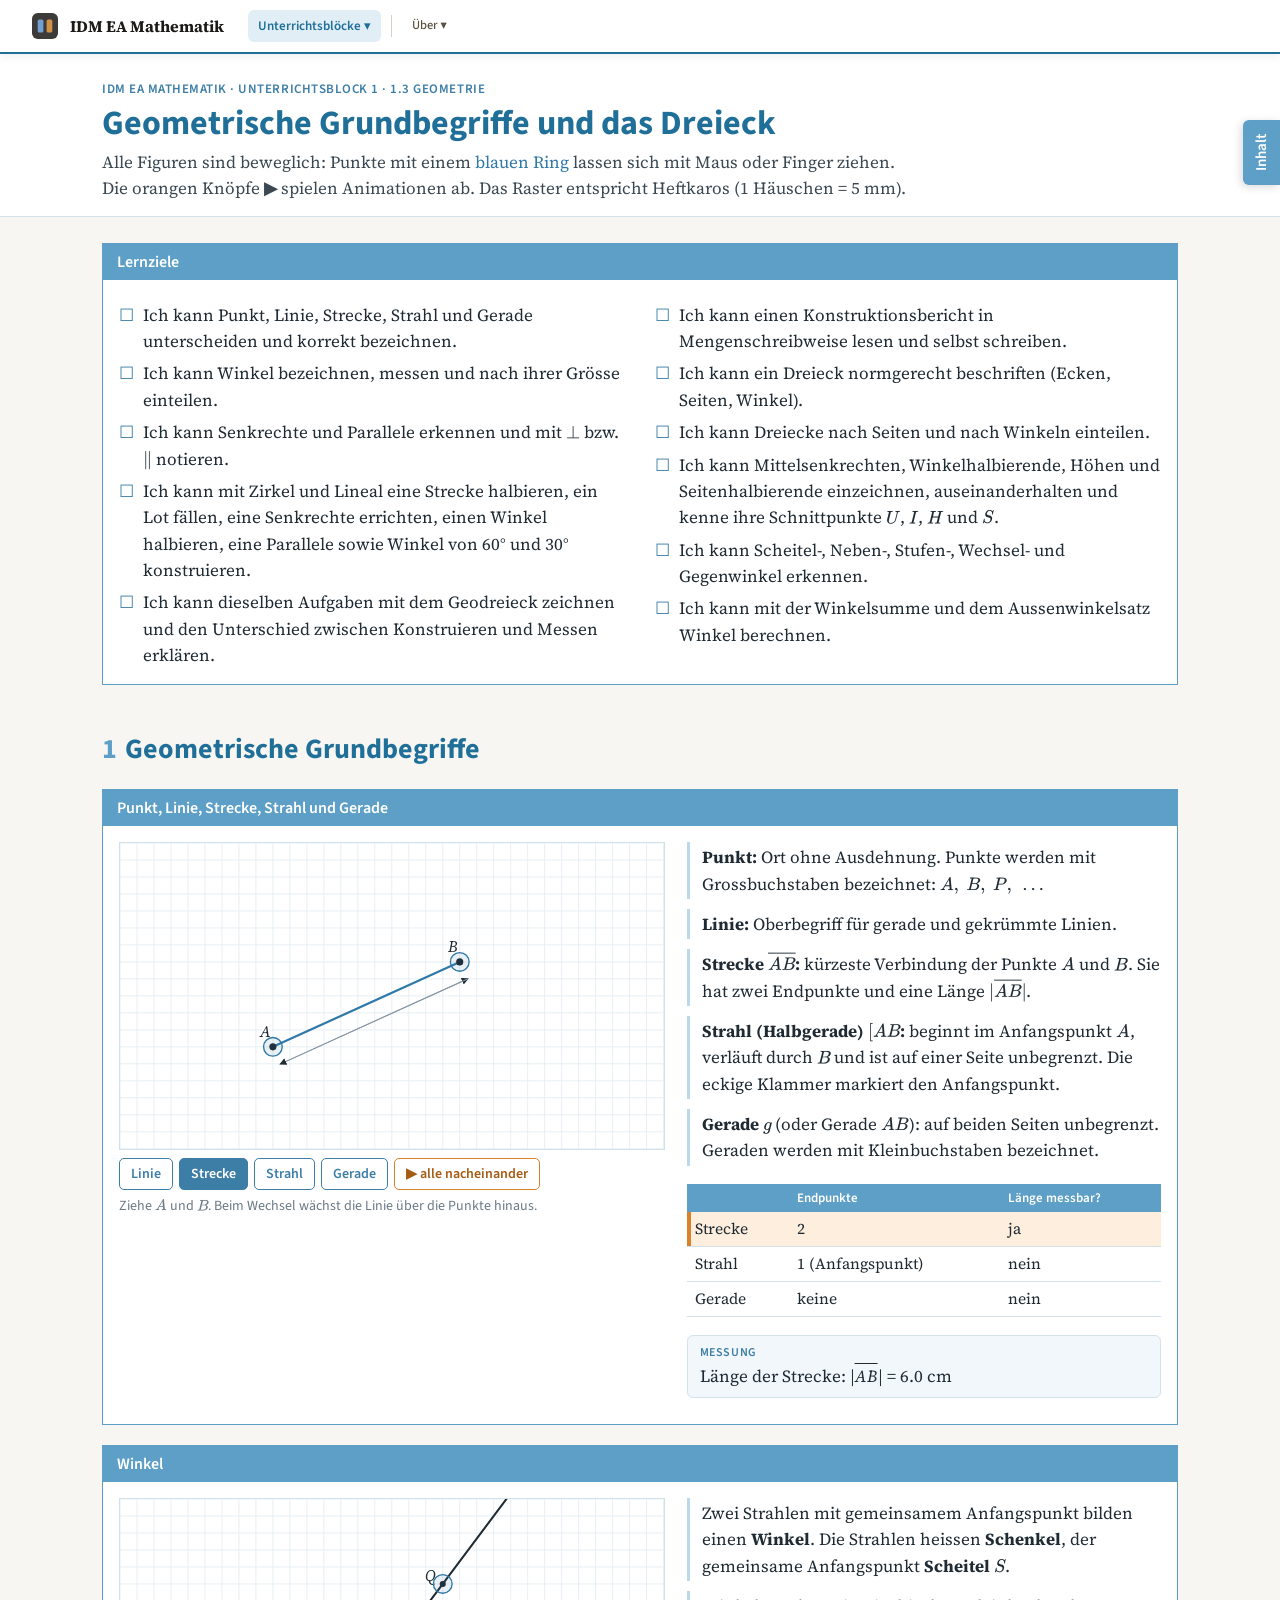
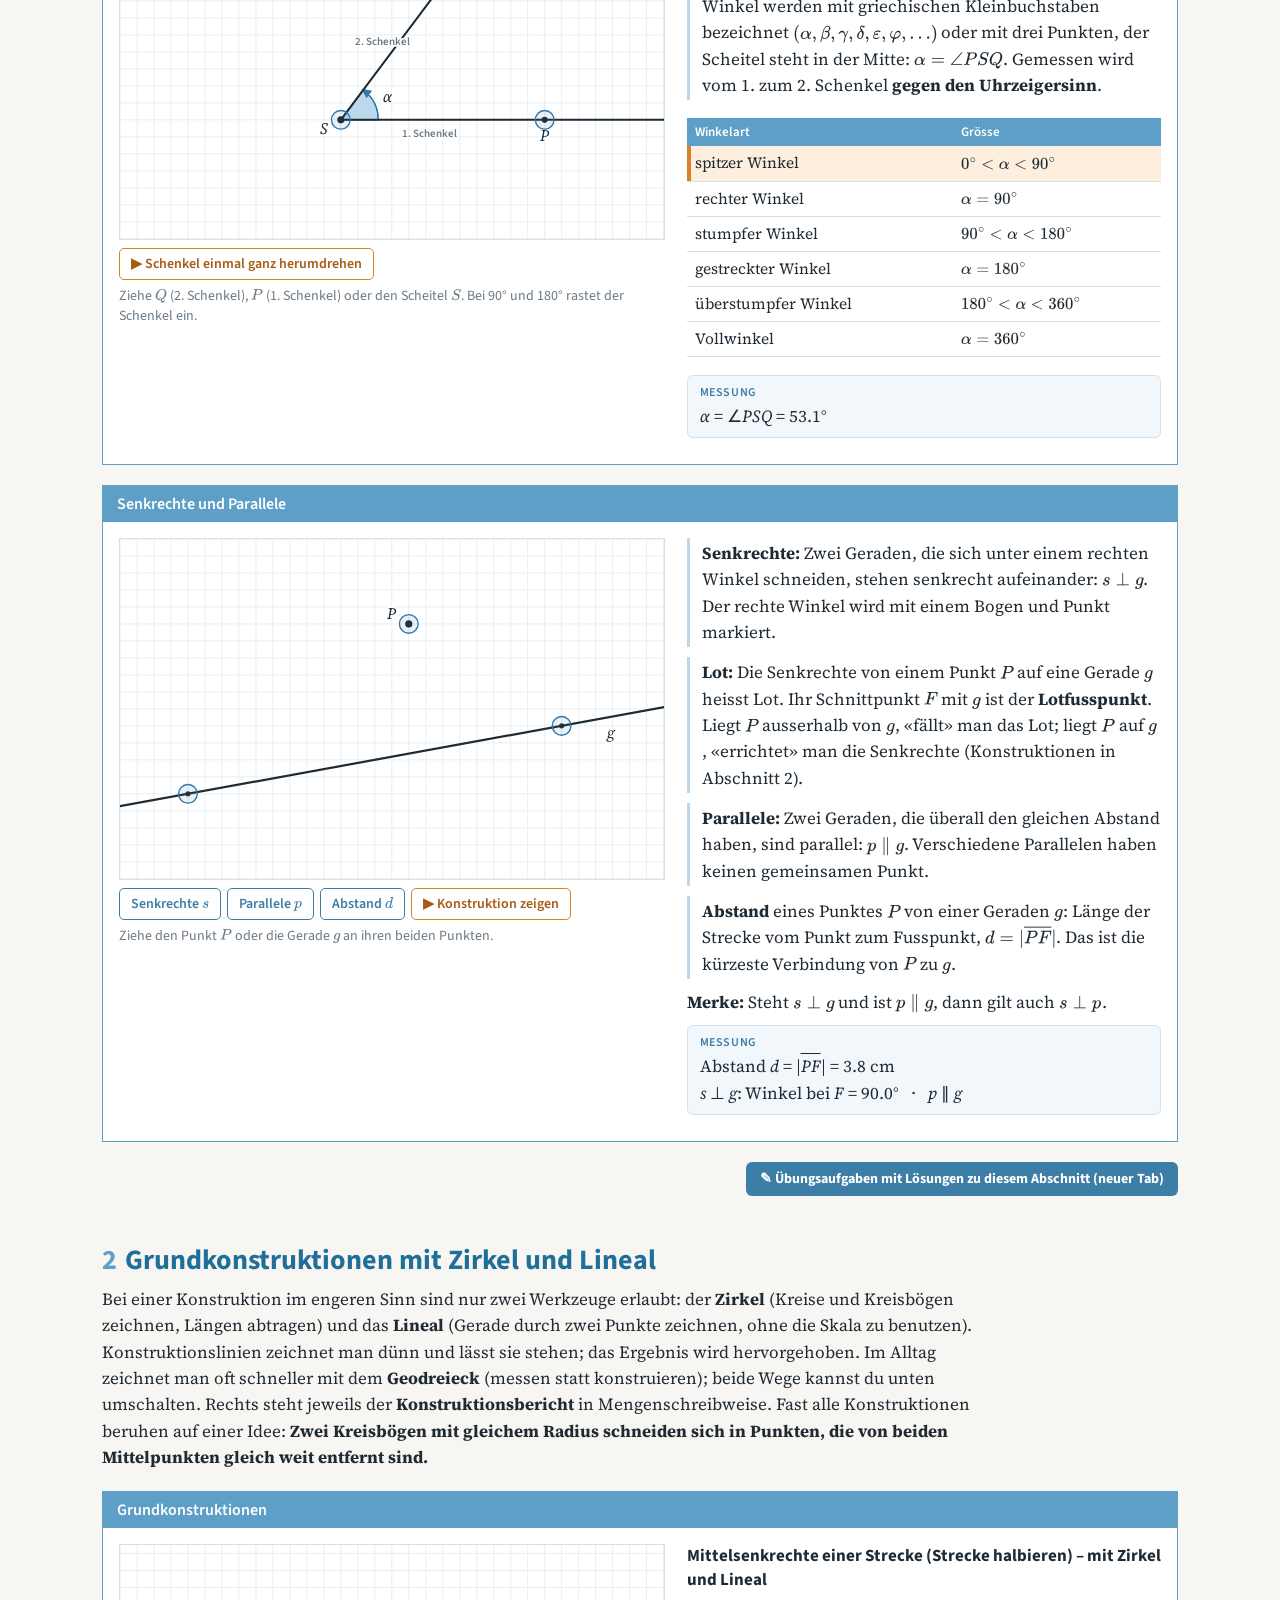
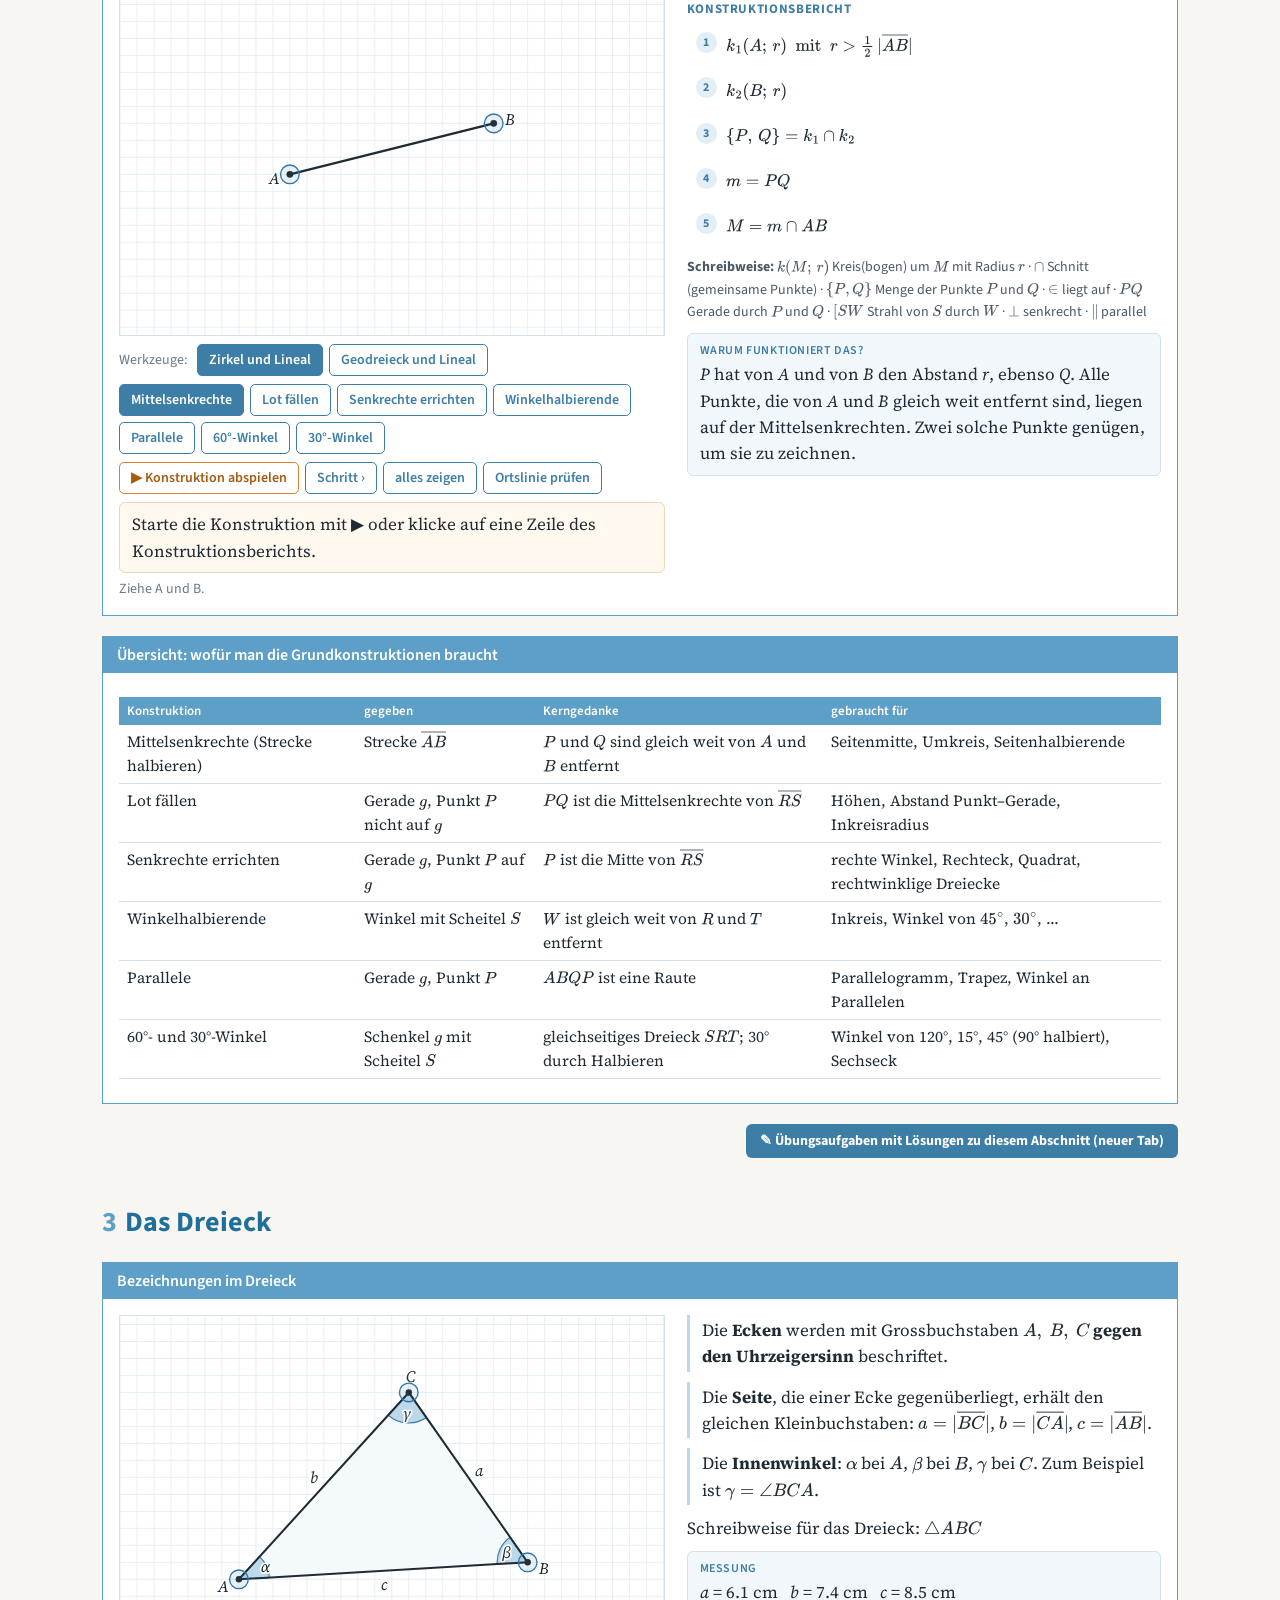
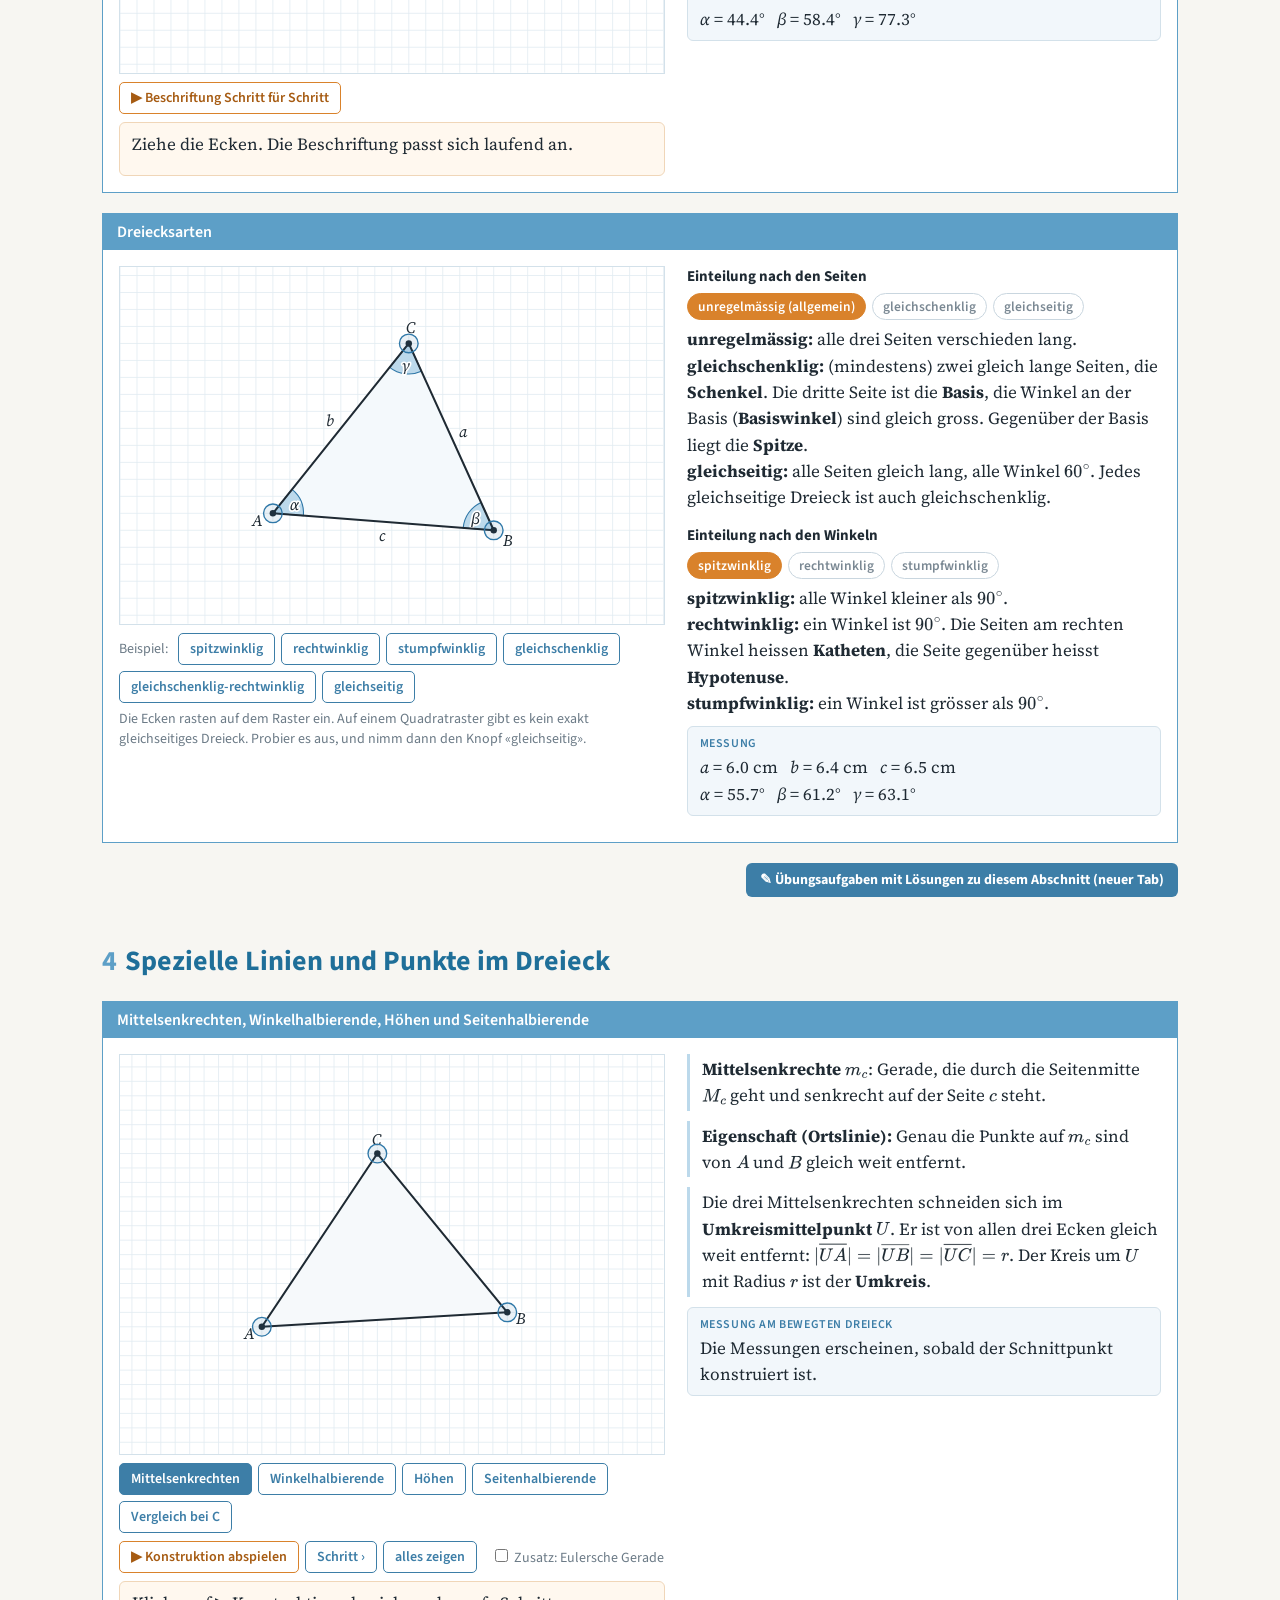
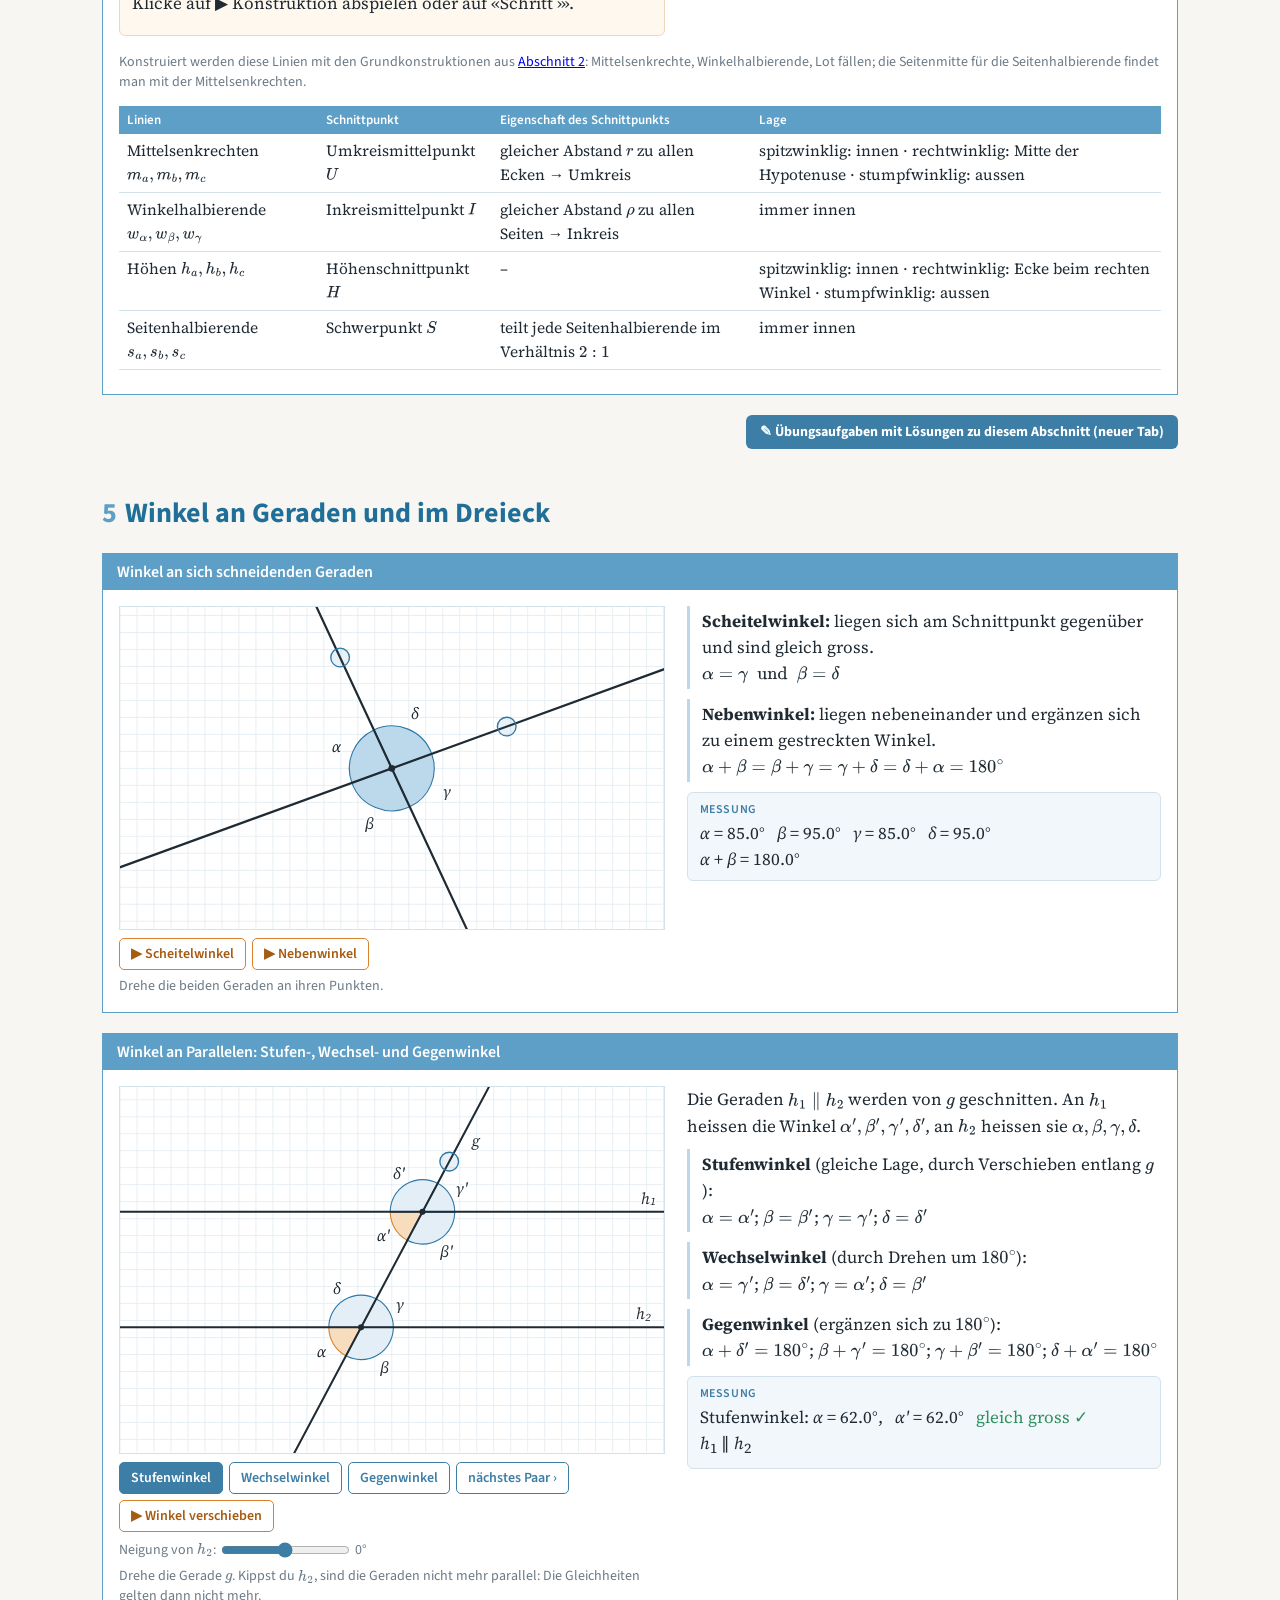
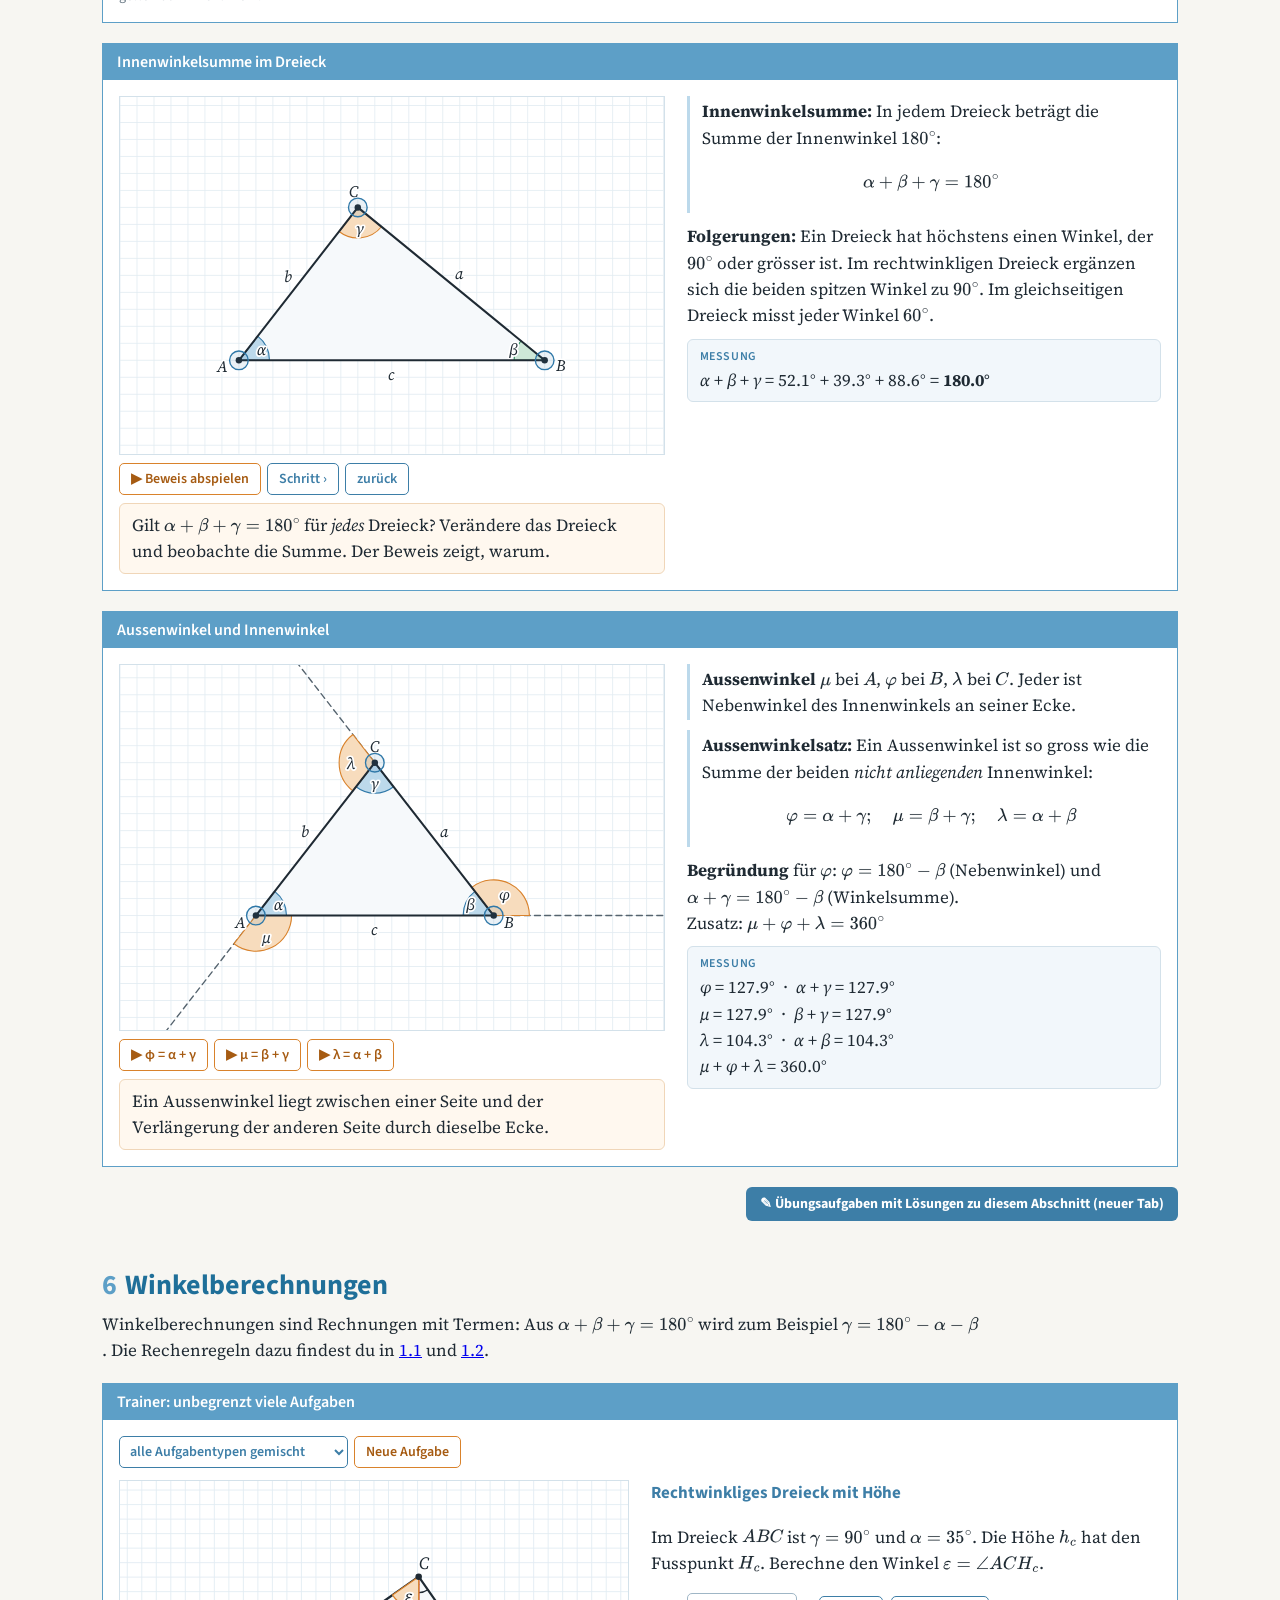
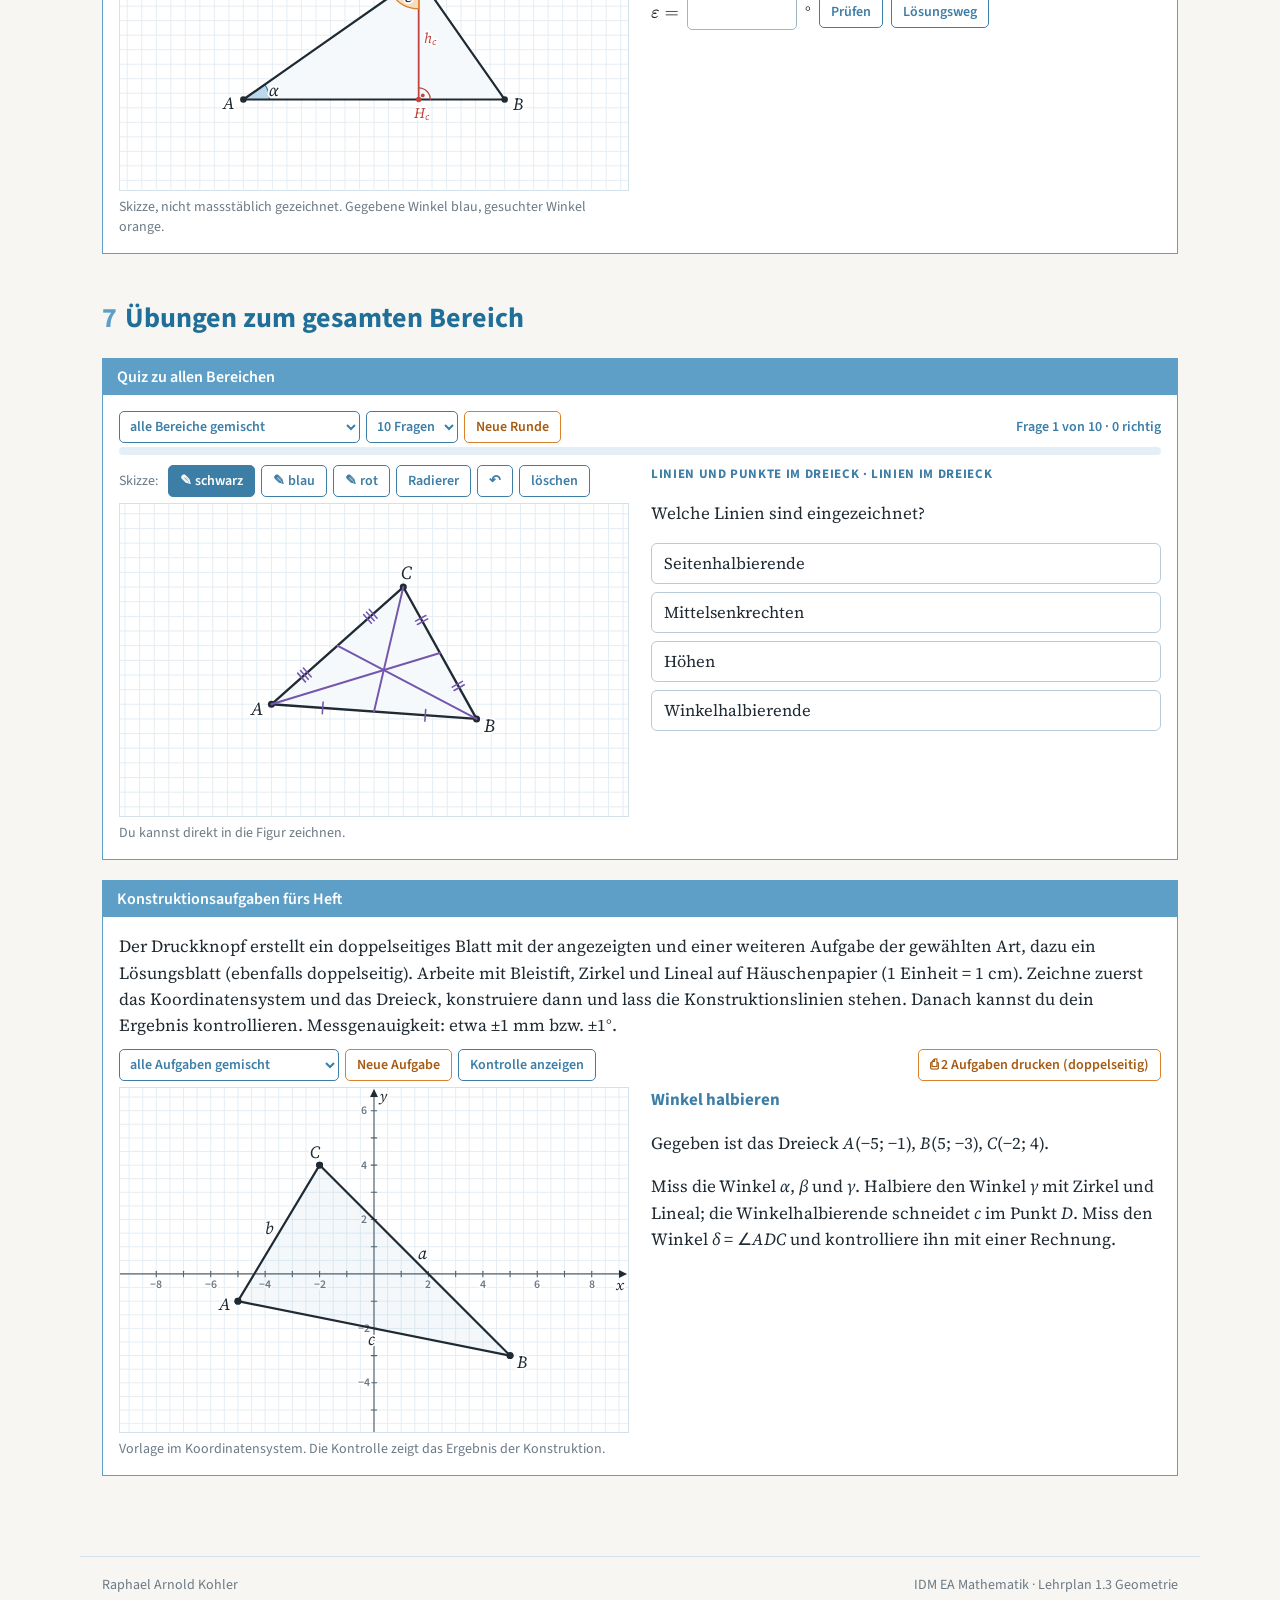
<file: 1-3.html>
<!DOCTYPE html>
<html lang="de-CH">
<head>
<meta charset="utf-8">
<meta name="viewport" content="width=device-width, initial-scale=1">
<title>1.3 Geometrie – Unterrichtsblock 1</title>
<link rel="stylesheet" href="schriften.css">
<script>
window.MathJax = {
  tex: { inlineMath: [['\\(', '\\)']], displayMath: [['\\[', '\\]']] },
  svg: { fontCache: 'global' },
  startup: { typeset: true }
};
</script>
<script defer src="vendor/mathjax/tex-svg.js"></script>
<link rel="stylesheet" href="common.css">
</head>
<body>
<div class="blocknav"><div class="in"><span class="bl">Block 1</span><a href="index.html">Übersicht</a><a href="1-1.html">1.1 Grundoperationen</a><a href="1-2.html">1.2 Algebra</a><a href="1-3.html" class="on">1.3 Geometrie</a><span class="bl">Block 2</span><a href="index2.html">Übersicht</a><a href="2-1.html">2.1</a><a href="2-2.html">2.2</a><a href="2-3.html">2.3</a></div></div>
<header class="kopf">
  <div class="kopf-in">
    <div class="crumb">IDM EA Mathematik · Unterrichtsblock 1 · 1.3 Geometrie</div>
    <h1>Geometrische Grundbegriffe und das Dreieck</h1>
    <p class="lead">Alle Figuren sind beweglich: Punkte mit einem <span style="color:var(--blau)">blauen Ring</span> lassen sich mit Maus oder Finger ziehen. Die orangen Knöpfe <b>▶</b> spielen Animationen ab. Das Raster entspricht Heftkaros (1 Häuschen = 5&nbsp;mm).</p>
  </div>
</header>
<nav class="top"><div class="in">
  <a href="#grundbegriffe">1 Grundbegriffe</a>
  <a href="#konstruktionen">2 Grundkonstruktionen</a>
  <a href="#dreieck">3 Dreieck</a>
  <a href="#linien">4 Linien und Punkte</a>
  <a href="#winkel">5 Winkel</a>
  <a href="#uebungen">6 Winkelberechnungen</a>
  <a href="#gesamt">7 Gesamtübung</a>
</div></nav>
<div class="register">Geometrie</div>

<main>

<div class="kasten">
  <h3>Lernziele</h3>
  <div class="inhalt voll">
    <ul class="lz">
      <li>Ich kann Punkt, Linie, Strecke, Strahl und Gerade unterscheiden und korrekt bezeichnen.</li>
      <li>Ich kann Winkel bezeichnen, messen und nach ihrer Grösse einteilen.</li>
      <li>Ich kann Senkrechte und Parallele erkennen und mit \(\perp\) bzw. \(\parallel\) notieren.</li>
      <li>Ich kann mit Zirkel und Lineal eine Strecke halbieren, ein Lot fällen, eine Senkrechte errichten, einen Winkel halbieren, eine Parallele sowie Winkel von 60° und 30° konstruieren.</li>
      <li>Ich kann dieselben Aufgaben mit dem Geodreieck zeichnen und den Unterschied zwischen Konstruieren und Messen erklären.</li>
      <li>Ich kann einen Konstruktionsbericht in Mengenschreibweise lesen und selbst schreiben.</li>
      <li>Ich kann ein Dreieck normgerecht beschriften (Ecken, Seiten, Winkel).</li>
      <li>Ich kann Dreiecke nach Seiten und nach Winkeln einteilen.</li>
      <li>Ich kann Mittelsenkrechten, Winkelhalbierende, Höhen und Seitenhalbierende einzeichnen, auseinanderhalten und kenne ihre Schnittpunkte \(U\), \(I\), \(H\) und \(S\).</li>
      <li>Ich kann Scheitel-, Neben-, Stufen-, Wechsel- und Gegenwinkel erkennen.</li>
      <li>Ich kann mit der Winkelsumme und dem Aussenwinkelsatz Winkel berechnen.</li>
    </ul>
  </div>
</div>

<!-- ================= 1 GRUNDBEGRIFFE ================= -->
<section id="grundbegriffe">
<h2><span class="nr">1</span>Geometrische Grundbegriffe</h2>

<div class="kasten">
  <h3>Punkt, Linie, Strecke, Strahl und Gerade</h3>
  <div class="inhalt">
    <div class="fig" id="f1">
      <div class="ctrl" id="c1">
        <button class="btn" data-m="linie">Linie</button>
        <button class="btn on" data-m="strecke">Strecke</button>
        <button class="btn" data-m="strahl">Strahl</button>
        <button class="btn" data-m="gerade">Gerade</button>
        <button class="btn play" id="c1play">▶ alle nacheinander</button>
      </div>
      <p class="hint">Ziehe \(A\) und \(B\). Beim Wechsel wächst die Linie über die Punkte hinaus.</p>
    </div>
    <div class="txt">
      <p class="def"><b>Punkt:</b> Ort ohne Ausdehnung. Punkte werden mit Grossbuchstaben bezeichnet: \(A,\ B,\ P,\ \ldots\)</p>
      <p class="def"><b>Linie:</b> Oberbegriff für gerade und gekrümmte Linien.</p>
      <p class="def"><b>Strecke \(\overline{AB}\):</b> kürzeste Verbindung der Punkte \(A\) und \(B\). Sie hat zwei Endpunkte und eine Länge \(|\overline{AB}|\).</p>
      <p class="def"><b>Strahl (Halbgerade) \([AB\):</b> beginnt im Anfangspunkt \(A\), verläuft durch \(B\) und ist auf einer Seite unbegrenzt. Die eckige Klammer markiert den Anfangspunkt.</p>
      <p class="def"><b>Gerade \(g\)</b> (oder Gerade \(AB\)): auf beiden Seiten unbegrenzt. Geraden werden mit Kleinbuchstaben bezeichnet.</p>
      <div class="tw"><table class="t" id="t1">
        <tr><th></th><th>Endpunkte</th><th>Länge messbar?</th></tr>
        <tr data-m="strecke"><td>Strecke</td><td>2</td><td>ja</td></tr>
        <tr data-m="strahl"><td>Strahl</td><td>1 (Anfangspunkt)</td><td>nein</td></tr>
        <tr data-m="gerade"><td>Gerade</td><td>keine</td><td>nein</td></tr>
      </table></div>
      <div class="live"><span class="k">Messung</span><span id="r1"></span></div>
    </div>
  </div>
</div>

<div class="kasten">
  <h3>Winkel</h3>
  <div class="inhalt">
    <div class="fig" id="f2">
      <div class="ctrl">
        <button class="btn play" id="c2play">▶ Schenkel einmal ganz herumdrehen</button>
      </div>
      <p class="hint">Ziehe \(Q\) (2. Schenkel), \(P\) (1. Schenkel) oder den Scheitel \(S\). Bei 90° und 180° rastet der Schenkel ein.</p>
    </div>
    <div class="txt">
      <p class="def">Zwei Strahlen mit gemeinsamem Anfangspunkt bilden einen <b>Winkel</b>. Die Strahlen heissen <b>Schenkel</b>, der gemeinsame Anfangspunkt <b>Scheitel</b> \(S\).</p>
      <p class="def">Winkel werden mit griechischen Kleinbuchstaben bezeichnet \((\alpha,\beta,\gamma,\delta,\varepsilon,\varphi,\ldots)\) oder mit drei Punkten, der Scheitel steht in der Mitte: \(\alpha=\angle PSQ\). Gemessen wird vom 1. zum 2. Schenkel <b>gegen den Uhrzeigersinn</b>.</p>
      <div class="tw"><table class="t" id="t2">
        <tr><th>Winkelart</th><th>Grösse</th></tr>
        <tr data-k="spitz"><td>spitzer Winkel</td><td>\(0^\circ<\alpha<90^\circ\)</td></tr>
        <tr data-k="recht"><td>rechter Winkel</td><td>\(\alpha=90^\circ\)</td></tr>
        <tr data-k="stumpf"><td>stumpfer Winkel</td><td>\(90^\circ<\alpha<180^\circ\)</td></tr>
        <tr data-k="gestreckt"><td>gestreckter Winkel</td><td>\(\alpha=180^\circ\)</td></tr>
        <tr data-k="ueber"><td>überstumpfer Winkel</td><td>\(180^\circ<\alpha<360^\circ\)</td></tr>
        <tr data-k="voll"><td>Vollwinkel</td><td>\(\alpha=360^\circ\)</td></tr>
      </table></div>
      <div class="live"><span class="k">Messung</span><span id="r2"></span></div>
    </div>
  </div>
</div>

<div class="kasten">
  <h3>Senkrechte und Parallele</h3>
  <div class="inhalt">
    <div class="fig" id="f3">
      <div class="ctrl" id="c3">
        <button class="btn" data-k="s">Senkrechte \(s\)</button>
        <button class="btn" data-k="p">Parallele \(p\)</button>
        <button class="btn" data-k="d">Abstand \(d\)</button>
        <button class="btn play" id="c3play">▶ Konstruktion zeigen</button>
      </div>
      <p class="hint">Ziehe den Punkt \(P\) oder die Gerade \(g\) an ihren beiden Punkten.</p>
    </div>
    <div class="txt">
      <p class="def"><b>Senkrechte:</b> Zwei Geraden, die sich unter einem rechten Winkel schneiden, stehen senkrecht aufeinander: \(s\perp g\). Der rechte Winkel wird mit einem Bogen und Punkt markiert.</p>
      <p class="def"><b>Lot:</b> Die Senkrechte von einem Punkt \(P\) auf eine Gerade \(g\) heisst Lot. Ihr Schnittpunkt \(F\) mit \(g\) ist der <b>Lotfusspunkt</b>. Liegt \(P\) ausserhalb von \(g\), «fällt» man das Lot; liegt \(P\) auf \(g\), «errichtet» man die Senkrechte (Konstruktionen in Abschnitt 2).</p>
      <p class="def"><b>Parallele:</b> Zwei Geraden, die überall den gleichen Abstand haben, sind parallel: \(p\parallel g\). Verschiedene Parallelen haben keinen gemeinsamen Punkt.</p>
      <p class="def"><b>Abstand</b> eines Punktes \(P\) von einer Geraden \(g\): Länge der Strecke vom Punkt zum Fusspunkt, \(d=|\overline{PF}|\). Das ist die kürzeste Verbindung von \(P\) zu \(g\).</p>
      <p><b>Merke:</b> Steht \(s\perp g\) und ist \(p\parallel g\), dann gilt auch \(s\perp p\).</p>
      <div class="live"><span class="k">Messung</span><span id="r3"></span></div>
    </div>
  </div>
</div>
<p class="auflink"><a href="aufgaben-13.html#grundbegriffe" target="_blank" rel="noopener">✎ Übungsaufgaben mit Lösungen zu diesem Abschnitt (neuer Tab)</a></p>
</section>


<!-- ================= 2 GRUNDKONSTRUKTIONEN ================= -->
<section id="konstruktionen">
<h2><span class="nr">2</span>Grundkonstruktionen mit Zirkel und Lineal</h2>
<p class="intro">Bei einer Konstruktion im engeren Sinn sind nur zwei Werkzeuge erlaubt: der <b>Zirkel</b> (Kreise und Kreisbögen zeichnen, Längen abtragen) und das <b>Lineal</b> (Gerade durch zwei Punkte zeichnen, ohne die Skala zu benutzen). Konstruktionslinien zeichnet man dünn und lässt sie stehen; das Ergebnis wird hervorgehoben. Im Alltag zeichnet man oft schneller mit dem <b>Geodreieck</b> (messen statt konstruieren); beide Wege kannst du unten umschalten. Rechts steht jeweils der <b>Konstruktionsbericht</b> in Mengenschreibweise. Fast alle Konstruktionen beruhen auf einer Idee: <b>Zwei Kreisbögen mit gleichem Radius schneiden sich in Punkten, die von beiden Mittelpunkten gleich weit entfernt sind.</b></p>

<div class="kasten">
  <h3>Grundkonstruktionen</h3>
  <div class="inhalt">
    <div class="fig" id="f11">
      <div class="ctrl" id="c11v">
        <span class="hint" style="margin:0 4px 0 0">Werkzeuge:</span>
        <button class="btn on" data-v="zl">Zirkel und Lineal</button>
        <button class="btn" data-v="geo">Geodreieck und Lineal</button>
      </div>
      <div class="ctrl" id="c11m">
        <button class="btn on" data-m="ms">Mittelsenkrechte</button>
        <button class="btn" data-m="lot">Lot fällen</button>
        <button class="btn" data-m="err">Senkrechte errichten</button>
        <button class="btn" data-m="wh">Winkelhalbierende</button>
        <button class="btn" data-m="par">Parallele</button>
        <button class="btn" data-m="w60">60°-Winkel</button>
        <button class="btn" data-m="w30">30°-Winkel</button>
      </div>
      <div class="ctrl">
        <button class="btn play" id="c11play">▶ Konstruktion abspielen</button>
        <button class="btn" id="c11step">Schritt ›</button>
        <button class="btn" id="c11all">alles zeigen</button>
        <button class="btn" id="c11orts">Ortslinie prüfen</button>
      </div>
      <div class="cap" id="cap11"></div>
      <p class="hint" id="h11"></p>
    </div>
    <div class="txt">
      <h4 id="k11t" style="font-size:17px"></h4>
      <p class="qtopic" style="margin:8px 0 0">Konstruktionsbericht</p>
      <ol class="ksteps" id="ksteps"></ol>
      <p class="legende"><b>Schreibweise:</b> \(k(M;\,r)\) Kreis(bogen) um \(M\) mit Radius \(r\) · \(\cap\) Schnitt (gemeinsame Punkte) · \(\{P,Q\}\) Menge der Punkte \(P\) und \(Q\) · \(\in\) liegt auf · \(PQ\) Gerade durch \(P\) und \(Q\) · \([SW\) Strahl von \(S\) durch \(W\) · \(\perp\) senkrecht · \(\parallel\) parallel</p>
      <div class="live"><span class="k">Warum funktioniert das?</span><span id="w11"></span></div>
      <div class="live" id="o11box" hidden><span class="k">Ortslinie</span><span id="o11"></span></div>
    </div>
  </div>
</div>

<div class="kasten">
  <h3>Übersicht: wofür man die Grundkonstruktionen braucht</h3>
  <div class="inhalt voll">
    <div class="tw"><table class="t">
      <tr><th>Konstruktion</th><th>gegeben</th><th>Kerngedanke</th><th>gebraucht für</th></tr>
      <tr><td>Mittelsenkrechte (Strecke halbieren)</td><td>Strecke \(\overline{AB}\)</td><td>\(P\) und \(Q\) sind gleich weit von \(A\) und \(B\) entfernt</td><td>Seitenmitte, Umkreis, Seitenhalbierende</td></tr>
      <tr><td>Lot fällen</td><td>Gerade \(g\), Punkt \(P\) nicht auf \(g\)</td><td>\(PQ\) ist die Mittelsenkrechte von \(\overline{RS}\)</td><td>Höhen, Abstand Punkt–Gerade, Inkreisradius</td></tr>
      <tr><td>Senkrechte errichten</td><td>Gerade \(g\), Punkt \(P\) auf \(g\)</td><td>\(P\) ist die Mitte von \(\overline{RS}\)</td><td>rechte Winkel, Rechteck, Quadrat, rechtwinklige Dreiecke</td></tr>
      <tr><td>Winkelhalbierende</td><td>Winkel mit Scheitel \(S\)</td><td>\(W\) ist gleich weit von \(R\) und \(T\) entfernt</td><td>Inkreis, Winkel von \(45^\circ\), \(30^\circ\), …</td></tr>
      <tr><td>Parallele</td><td>Gerade \(g\), Punkt \(P\)</td><td>\(ABQP\) ist eine Raute</td><td>Parallelogramm, Trapez, Winkel an Parallelen</td></tr>
      <tr><td>60°- und 30°-Winkel</td><td>Schenkel \(g\) mit Scheitel \(S\)</td><td>gleichseitiges Dreieck \(SRT\); 30° durch Halbieren</td><td>Winkel von 120°, 15°, 45° (90° halbiert), Sechseck</td></tr>
    </table></div>
  </div>
</div>
<p class="auflink"><a href="aufgaben-13.html#konstruktionen" target="_blank" rel="noopener">✎ Übungsaufgaben mit Lösungen zu diesem Abschnitt (neuer Tab)</a></p>
</section>

<!-- ================= 3 DREIECK ================= -->
<section id="dreieck">
<h2><span class="nr">3</span>Das Dreieck</h2>

<div class="kasten">
  <h3>Bezeichnungen im Dreieck</h3>
  <div class="inhalt">
    <div class="fig" id="f4">
      <div class="ctrl">
        <button class="btn play" id="c4play">▶ Beschriftung Schritt für Schritt</button>
      </div>
      <div class="cap" id="cap4"><p>Ziehe die Ecken. Die Beschriftung passt sich laufend an.</p></div>
    </div>
    <div class="txt">
      <p class="def">Die <b>Ecken</b> werden mit Grossbuchstaben \(A,\ B,\ C\) <b>gegen den Uhrzeigersinn</b> beschriftet.</p>
      <p class="def">Die <b>Seite</b>, die einer Ecke gegenüberliegt, erhält den gleichen Kleinbuchstaben: \(a=|\overline{BC}|\), \(b=|\overline{CA}|\), \(c=|\overline{AB}|\).</p>
      <p class="def">Die <b>Innenwinkel</b>: \(\alpha\) bei \(A\), \(\beta\) bei \(B\), \(\gamma\) bei \(C\). Zum Beispiel ist \(\gamma=\angle BCA\).</p>
      <p>Schreibweise für das Dreieck: \(\triangle ABC\)</p>
      <div class="live"><span class="k">Messung</span><span id="r4"></span></div>
    </div>
  </div>
</div>

<div class="kasten">
  <h3>Dreiecksarten</h3>
  <div class="inhalt">
    <div class="fig" id="f5">
      <div class="ctrl" id="c5">
        <span class="hint" style="margin:0 4px 0 0">Beispiel:</span>
        <button class="btn" data-ex="spitz">spitzwinklig</button>
        <button class="btn" data-ex="recht">rechtwinklig</button>
        <button class="btn" data-ex="stumpf">stumpfwinklig</button>
        <button class="btn" data-ex="gs">gleichschenklig</button>
        <button class="btn" data-ex="gsr">gleichschenklig-rechtwinklig</button>
        <button class="btn" data-ex="gl">gleichseitig</button>
      </div>
      <p class="hint">Die Ecken rasten auf dem Raster ein. Auf einem Quadratraster gibt es kein exakt gleichseitiges Dreieck. Probier es aus, und nimm dann den Knopf «gleichseitig».</p>
    </div>
    <div class="txt">
      <h4>Einteilung nach den Seiten</h4>
      <div class="chips" id="k5s">
        <span class="chip" data-k="un">unregelmässig (allgemein)</span>
        <span class="chip" data-k="gs">gleichschenklig</span>
        <span class="chip" data-k="gl">gleichseitig</span>
      </div>
      <p><b>unregelmässig:</b> alle drei Seiten verschieden lang.<br><b>gleichschenklig:</b> (mindestens) zwei gleich lange Seiten, die <b>Schenkel</b>. Die dritte Seite ist die <b>Basis</b>, die Winkel an der Basis (<b>Basiswinkel</b>) sind gleich gross. Gegenüber der Basis liegt die <b>Spitze</b>.<br>
      <b>gleichseitig:</b> alle Seiten gleich lang, alle Winkel \(60^\circ\). Jedes gleichseitige Dreieck ist auch gleichschenklig.</p>
      <h4>Einteilung nach den Winkeln</h4>
      <div class="chips" id="k5w">
        <span class="chip" data-k="spitz">spitzwinklig</span>
        <span class="chip" data-k="recht">rechtwinklig</span>
        <span class="chip" data-k="stumpf">stumpfwinklig</span>
      </div>
      <p><b>spitzwinklig:</b> alle Winkel kleiner als \(90^\circ\).<br>
      <b>rechtwinklig:</b> ein Winkel ist \(90^\circ\). Die Seiten am rechten Winkel heissen <b>Katheten</b>, die Seite gegenüber heisst <b>Hypotenuse</b>.<br>
      <b>stumpfwinklig:</b> ein Winkel ist grösser als \(90^\circ\).</p>
      <div class="live"><span class="k">Messung</span><span id="r5"></span></div>
    </div>
  </div>
</div>
<p class="auflink"><a href="aufgaben-13.html#dreieck" target="_blank" rel="noopener">✎ Übungsaufgaben mit Lösungen zu diesem Abschnitt (neuer Tab)</a></p>
</section>

<!-- ================= 3 LINIEN ================= -->
<section id="linien">
<h2><span class="nr">4</span>Spezielle Linien und Punkte im Dreieck</h2>

<div class="kasten">
  <h3>Mittelsenkrechten, Winkelhalbierende, Höhen und Seitenhalbierende</h3>
  <div class="inhalt">
    <div class="fig" id="f6">
      <div class="ctrl" id="c6m">
        <button class="btn on" data-m="ms">Mittelsenkrechten</button>
        <button class="btn" data-m="wh">Winkelhalbierende</button>
        <button class="btn" data-m="hoe">Höhen</button>
        <button class="btn" data-m="sh">Seitenhalbierende</button>
        <button class="btn" data-m="vg">Vergleich bei C</button>
      </div>
      <div class="ctrl">
        <button class="btn play" id="c6play">▶ Konstruktion abspielen</button>
        <button class="btn" id="c6step">Schritt ›</button>
        <button class="btn" id="c6all">alles zeigen</button>
        <label class="hint" style="margin:0 0 0 8px"><input type="checkbox" id="c6euler"> Zusatz: Eulersche Gerade</label>
      </div>
      <div class="cap" id="cap6"></div>
    </div>
    <div class="txt">
      <div class="mode-txt on" data-m="ms">
        <p class="def"><b>Mittelsenkrechte</b> \(m_c\): Gerade, die durch die Seitenmitte \(M_c\) geht und senkrecht auf der Seite \(c\) steht.</p>
        <p class="def"><b>Eigenschaft (Ortslinie):</b> Genau die Punkte auf \(m_c\) sind von \(A\) und \(B\) gleich weit entfernt.</p>
        <p class="def">Die drei Mittelsenkrechten schneiden sich im <b>Umkreismittelpunkt</b> \(U\). Er ist von allen drei Ecken gleich weit entfernt: \(|\overline{UA}|=|\overline{UB}|=|\overline{UC}|=r\). Der Kreis um \(U\) mit Radius \(r\) ist der <b>Umkreis</b>.</p>
      </div>
      <div class="mode-txt" data-m="wh">
        <p class="def"><b>Winkelhalbierende</b> \(w_\alpha\): halbiert den Winkel \(\alpha\).</p>
        <p class="def"><b>Eigenschaft (Ortslinie):</b> Jeder Punkt auf \(w_\alpha\) ist von den beiden Schenkeln (den Geraden \(AB\) und \(AC\)) gleich weit entfernt.</p>
        <p class="def">Die drei Winkelhalbierenden schneiden sich im <b>Inkreismittelpunkt</b> \(I\). Er hat von allen drei Seiten denselben Abstand \(\rho\). Der Kreis um \(I\) mit Radius \(\rho\) berührt alle Seiten: der <b>Inkreis</b>.</p>
      </div>
      <div class="mode-txt" data-m="hoe">
        <p class="def"><b>Höhe</b> \(h_a\): das Lot von der Ecke \(A\) auf die Gerade \(BC\), also auf die Seite \(a\) oder ihre Verlängerung. \(H_a\) ist der <b>Höhenfusspunkt</b>. Mit \(h_a\) bezeichnet man auch die Länge \(|\overline{AH_a}|\).</p>
        <p class="def">Die drei Höhen (bzw. ihre Verlängerungen) schneiden sich im <b>Höhenschnittpunkt</b> \(H\).</p>
        <p class="def">Mit jeder Höhe erhält man denselben Flächeninhalt \(A\) des Dreiecks: \(A=\tfrac12\,a\,h_a=\tfrac12\,b\,h_b=\tfrac12\,c\,h_c\)</p>
      </div>
      <div class="mode-txt" data-m="sh">
        <p class="def"><b>Seitenhalbierende</b> \(s_a\): Strecke von der Ecke \(A\) zur Mitte \(M_a\) der gegenüberliegenden Seite \(a\).</p>
        <p class="def">Die drei Seitenhalbierenden schneiden sich im <b>Schwerpunkt</b> \(S\). Ein Dreieck aus Karton lässt sich in \(S\) auf einer Nadelspitze balancieren.</p>
        <p class="def"><b>Eigenschaft:</b> \(S\) teilt jede Seitenhalbierende im Verhältnis \(2:1\), zum Beispiel \(|\overline{AS}|:|\overline{SM_a}|=2:1\).</p>
      </div>
      <div class="mode-txt" data-m="vg">
        <p class="def"><b>Verwechslungsgefahr:</b> Von der Ecke \(C\) aus bzw. zur Seite \(c\) gibt es vier verschiedene Linien: Mittelsenkrechte \(m_c\), Seitenhalbierende \(s_c\), Winkelhalbierende \(w_\gamma\) und Höhe \(h_c\).</p>
        <p class="def">Im Allgemeinen sind sie verschieden: Nur \(h_c\) und \(m_c\) stehen senkrecht auf \(c\), nur \(s_c\) und \(m_c\) gehen durch die Seitenmitte \(M_c\), nur \(w_\gamma\) halbiert den Winkel. Die Winkelhalbierende liegt immer zwischen Höhe und Seitenhalbierender.</p>
        <p class="def"><b>Sonderfall:</b> Im gleichschenkligen Dreieck mit \(a=b\) fallen alle vier zusammen. Probiere es aus: Ziehe \(C\) über die Mitte von \(c\).</p>
      </div>
      <div class="live"><span class="k">Messung am bewegten Dreieck</span><span id="r6"></span></div>
    </div>
  </div>
  <div class="inhalt voll" style="padding-top:0">
    <p class="hint" style="margin:0 0 6px">Konstruiert werden diese Linien mit den Grundkonstruktionen aus <a href="#konstruktionen">Abschnitt 2</a>: Mittelsenkrechte, Winkelhalbierende, Lot fällen; die Seitenmitte für die Seitenhalbierende findet man mit der Mittelsenkrechten.</p>
    <div class="tw"><table class="t">
      <tr><th>Linien</th><th>Schnittpunkt</th><th>Eigenschaft des Schnittpunkts</th><th>Lage</th></tr>
      <tr><td>Mittelsenkrechten \(m_a, m_b, m_c\)</td><td>Umkreismittelpunkt \(U\)</td><td>gleicher Abstand \(r\) zu allen Ecken → Umkreis</td><td>spitzwinklig: innen · rechtwinklig: Mitte der Hypotenuse · stumpfwinklig: aussen</td></tr>
      <tr><td>Winkelhalbierende \(w_\alpha, w_\beta, w_\gamma\)</td><td>Inkreismittelpunkt \(I\)</td><td>gleicher Abstand \(\rho\) zu allen Seiten → Inkreis</td><td>immer innen</td></tr>
      <tr><td>Höhen \(h_a, h_b, h_c\)</td><td>Höhenschnittpunkt \(H\)</td><td>–</td><td>spitzwinklig: innen · rechtwinklig: Ecke beim rechten Winkel · stumpfwinklig: aussen</td></tr>
      <tr><td>Seitenhalbierende \(s_a, s_b, s_c\)</td><td>Schwerpunkt \(S\)</td><td>teilt jede Seitenhalbierende im Verhältnis \(2:1\)</td><td>immer innen</td></tr>
    </table></div>
  </div>
</div>
<p class="auflink"><a href="aufgaben-13.html#linien" target="_blank" rel="noopener">✎ Übungsaufgaben mit Lösungen zu diesem Abschnitt (neuer Tab)</a></p>
</section>

<!-- ================= 4 WINKEL ================= -->
<section id="winkel">
<h2><span class="nr">5</span>Winkel an Geraden und im Dreieck</h2>

<div class="kasten">
  <h3>Winkel an sich schneidenden Geraden</h3>
  <div class="inhalt">
    <div class="fig" id="f7">
      <div class="ctrl" id="c7">
        <button class="btn play" data-k="scheitel">▶ Scheitelwinkel</button>
        <button class="btn play" data-k="neben">▶ Nebenwinkel</button>
      </div>
      <p class="hint">Drehe die beiden Geraden an ihren Punkten.</p>
    </div>
    <div class="txt">
      <p class="def"><b>Scheitelwinkel:</b> liegen sich am Schnittpunkt gegenüber und sind gleich gross.<br>\(\alpha=\gamma\ \text{ und }\ \beta=\delta\)</p>
      <p class="def"><b>Nebenwinkel:</b> liegen nebeneinander und ergänzen sich zu einem gestreckten Winkel.<br>\(\alpha+\beta=\beta+\gamma=\gamma+\delta=\delta+\alpha=180^\circ\)</p>
      <div class="live"><span class="k">Messung</span><span id="r7"></span></div>
    </div>
  </div>
</div>

<div class="kasten">
  <h3>Winkel an Parallelen: Stufen-, Wechsel- und Gegenwinkel</h3>
  <div class="inhalt">
    <div class="fig" id="f8">
      <div class="ctrl" id="c8">
        <button class="btn on" data-k="stufen">Stufenwinkel</button>
        <button class="btn" data-k="wechsel">Wechselwinkel</button>
        <button class="btn" data-k="gegen">Gegenwinkel</button>
        <button class="btn" id="c8next">nächstes Paar ›</button>
        <button class="btn play" id="c8play">▶ Winkel verschieben</button>
      </div>
      <div class="ctrl"><label class="hint" style="margin:0">Neigung von \(h_2\): <input type="range" id="c8tilt" min="-20" max="20" value="0" step="1" style="vertical-align:middle"> <span id="c8tv">0°</span></label></div>
      <p class="hint">Drehe die Gerade \(g\). Kippst du \(h_2\), sind die Geraden nicht mehr parallel: Die Gleichheiten gelten dann nicht mehr.</p>
    </div>
    <div class="txt">
      <p>Die Geraden \(h_1\parallel h_2\) werden von \(g\) geschnitten. An \(h_1\) heissen die Winkel \(\alpha',\beta',\gamma',\delta'\), an \(h_2\) heissen sie \(\alpha,\beta,\gamma,\delta\).</p>
      <p class="def"><b>Stufenwinkel</b> (gleiche Lage, durch Verschieben entlang \(g\)):<br>\(\alpha=\alpha'\); \(\beta=\beta'\); \(\gamma=\gamma'\); \(\delta=\delta'\)</p>
      <p class="def"><b>Wechselwinkel</b> (durch Drehen um \(180^\circ\)):<br>\(\alpha=\gamma'\); \(\beta=\delta'\); \(\gamma=\alpha'\); \(\delta=\beta'\)</p>
      <p class="def"><b>Gegenwinkel</b> (ergänzen sich zu \(180^\circ\)):<br>\(\alpha+\delta'=180^\circ\); \(\beta+\gamma'=180^\circ\); \(\gamma+\beta'=180^\circ\); \(\delta+\alpha'=180^\circ\)</p>
      <div class="live"><span class="k">Messung</span><span id="r8"></span></div>
    </div>
  </div>
</div>

<div class="kasten">
  <h3>Innenwinkelsumme im Dreieck</h3>
  <div class="inhalt">
    <div class="fig" id="f9">
      <div class="ctrl">
        <button class="btn play" id="c9play">▶ Beweis abspielen</button>
        <button class="btn" id="c9step">Schritt ›</button>
        <button class="btn" id="c9reset">zurück</button>
      </div>
      <div class="cap" id="cap9">
        <p data-s="0">Gilt \(\alpha+\beta+\gamma=180^\circ\) für <i>jedes</i> Dreieck? Verändere das Dreieck und beobachte die Summe. Der Beweis zeigt, warum.</p>
        <p data-s="1" hidden><b>Schritt 1:</b> Durch \(C\) wird die Parallele \(p\parallel AB\) gezeichnet.</p>
        <p data-s="2" hidden><b>Schritt 2:</b> \(\alpha\) wird um \(180^\circ\) um die Mitte von \(\overline{AC}\) gedreht. Es landet bei \(C\) zwischen \(p\) und \(b\): <b>Wechselwinkel</b> an den Parallelen \(p\) und \(AB\).</p>
        <p data-s="3" hidden><b>Schritt 3:</b> Ebenso \(\beta\) um die Mitte von \(\overline{BC}\): wieder ein Wechselwinkel, jetzt zwischen \(a\) und \(p\).</p>
        <p data-s="4" hidden><b>Schritt 4:</b> Bei \(C\) liegen \(\alpha\), \(\gamma\) und \(\beta\) lückenlos nebeneinander auf der Geraden \(p\) und bilden einen gestreckten Winkel. Also gilt \(\alpha+\beta+\gamma=180^\circ\).</p>
      </div>
    </div>
    <div class="txt">
      <p class="def"><b>Innenwinkelsumme:</b> In jedem Dreieck beträgt die Summe der Innenwinkel \(180^\circ\):
      \[\alpha+\beta+\gamma=180^\circ\]</p>
      <p><b>Folgerungen:</b> Ein Dreieck hat höchstens einen Winkel, der \(90^\circ\) oder grösser ist. Im rechtwinkligen Dreieck ergänzen sich die beiden spitzen Winkel zu \(90^\circ\). Im gleichseitigen Dreieck misst jeder Winkel \(60^\circ\).</p>
      <div class="live"><span class="k">Messung</span><span id="r9"></span></div>
    </div>
  </div>
</div>

<div class="kasten">
  <h3>Aussenwinkel und Innenwinkel</h3>
  <div class="inhalt">
    <div class="fig" id="f10">
      <div class="ctrl" id="c10">
        <button class="btn play" data-k="phi">▶ φ = α + γ</button>
        <button class="btn play" data-k="mu">▶ μ = β + γ</button>
        <button class="btn play" data-k="lam">▶ λ = α + β</button>
      </div>
      <div class="cap" id="cap10"><p>Ein Aussenwinkel liegt zwischen einer Seite und der Verlängerung der anderen Seite durch dieselbe Ecke.</p></div>
    </div>
    <div class="txt">
      <p class="def"><b>Aussenwinkel</b> \(\mu\) bei \(A\), \(\varphi\) bei \(B\), \(\lambda\) bei \(C\). Jeder ist Nebenwinkel des Innenwinkels an seiner Ecke.</p>
      <p class="def"><b>Aussenwinkelsatz:</b> Ein Aussenwinkel ist so gross wie die Summe der beiden <i>nicht anliegenden</i> Innenwinkel:
      \[\varphi=\alpha+\gamma;\quad \mu=\beta+\gamma;\quad \lambda=\alpha+\beta\]</p>
      <p><b>Begründung</b> für \(\varphi\): \(\varphi=180^\circ-\beta\) (Nebenwinkel) und \(\alpha+\gamma=180^\circ-\beta\) (Winkelsumme).<br>
      Zusatz: \(\mu+\varphi+\lambda=360^\circ\)</p>
      <div class="live"><span class="k">Messung</span><span id="r10"></span></div>
    </div>
  </div>
</div>
<p class="auflink"><a href="aufgaben-13.html#winkel" target="_blank" rel="noopener">✎ Übungsaufgaben mit Lösungen zu diesem Abschnitt (neuer Tab)</a></p>
</section>

<!-- ================= 5 UEBUNGEN ================= -->
<section id="uebungen">
<h2><span class="nr">6</span>Winkelberechnungen</h2>
<p class="intro">Winkelberechnungen sind Rechnungen mit Termen: Aus \(\alpha+\beta+\gamma=180^\circ\) wird zum Beispiel \(\gamma=180^\circ-\alpha-\beta\). Die Rechenregeln dazu findest du in <a href="1-1.html#stufen">1.1</a> und <a href="1-2.html#begriffe">1.2</a>.</p>
<div class="kasten">
  <h3>Trainer: unbegrenzt viele Aufgaben</h3>
  <div class="inhalt voll">
    <div class="ctrl" style="margin:0 0 12px">
      <select class="sel" id="utyp">
        <option value="mix">alle Aufgabentypen gemischt</option>
        <option value="innen">Innenwinkelsumme</option>
        <option value="gleich">gleichschenkliges Dreieck</option>
        <option value="aussen">Aussenwinkel</option>
        <option value="parallel">Winkel an Parallelen</option>
        <option value="hoehe">rechtwinkliges Dreieck mit Höhe</option>
        <option value="wh">Dreieck mit Winkelhalbierender</option>
      </select>
      <button class="btn play" id="uneu">Neue Aufgabe</button>
      <span class="score" id="uscore"></span>
    </div>
    <div class="uebung">
      <div class="fig" id="uf"><p class="hint">Skizze, nicht massstäblich gezeichnet. Gegebene Winkel blau, gesuchter Winkel orange.</p></div>
      <div>
        <p class="sans" style="font-weight:700;color:var(--kopf-d);margin:0 0 4px" id="utitel"></p>
        <div id="uq"></div>
        <div class="antwort">
          <span id="uziel"></span>
          <input id="uin" inputmode="decimal" autocomplete="off" aria-label="Antwort in Grad"> <span>°</span>
          <button class="btn" id="ucheck">Prüfen</button>
          <button class="btn" id="usol">Lösungsweg</button>
        </div>
        <div class="fb" id="ufb"></div>
        <div class="loesung" id="ul"></div>
      </div>
    </div>
  </div>
</div>
</section>

<!-- ================= 7 GESAMTUEBUNG ================= -->
<section id="gesamt">
<h2><span class="nr">7</span>Übungen zum gesamten Bereich</h2>
<div class="kasten">
  <h3>Quiz zu allen Bereichen</h3>
  <div class="inhalt voll">
    <div class="ctrl" style="margin:0 0 4px">
      <select class="sel" id="qarea">
        <option value="all">alle Bereiche gemischt</option>
        <option value="gb">Grundbegriffe</option>
        <option value="gk">Grundkonstruktionen</option>
        <option value="dr">Dreieck: Bezeichnungen und Arten</option>
        <option value="lp">Linien und Punkte im Dreieck</option>
        <option value="wg">Winkel an Geraden</option>
        <option value="wd">Winkel im Dreieck</option>
      </select>
      <select class="sel" id="qn"><option value="5">5 Fragen</option><option value="10" selected>10 Fragen</option><option value="15">15 Fragen</option><option value="20">20 Fragen</option></select>
      <button class="btn play" id="qneu">Neue Runde</button>
      <span class="score" id="qstat" style="margin-left:auto"></span></div>
    <div class="bar"><div id="qbar" style="width:0"></div></div>
    <div class="uebung">
      <div>
        <div class="ctrl" id="qsk" style="margin:0 0 6px"></div>
        <div class="qbox" id="qbox"></div>
        <p class="hint" id="qhint"></p>
      </div>
      <div>
        <p class="qtopic" id="qtop"></p>
        <div id="qq"></div>
        <div class="opts" id="qo"></div>
        <div id="qfb"></div>
        <div class="ctrl"><button class="btn" id="qnext" hidden>Nächste Frage ›</button></div>
      </div>
    </div>
  </div>
</div>

<div class="kasten">
  <h3>Konstruktionsaufgaben fürs Heft</h3>
  <div class="inhalt voll">
    <p style="margin:0 0 10px">Der Druckknopf erstellt ein doppelseitiges Blatt mit der angezeigten und einer weiteren Aufgabe der gewählten Art, dazu ein Lösungsblatt (ebenfalls doppelseitig). Arbeite mit Bleistift, Zirkel und Lineal auf Häuschenpapier (1 Einheit = 1 cm). Zeichne zuerst das Koordinatensystem und das Dreieck, konstruiere dann und lass die Konstruktionslinien stehen. Danach kannst du dein Ergebnis kontrollieren. Messgenauigkeit: etwa ±1 mm bzw. ±1°.</p>
    <div class="ctrl" style="margin:0 0 12px">
      <select class="sel" id="ktyp">
        <option value="mix">alle Aufgaben gemischt</option>
        <option value="umkreis">Umkreis</option>
        <option value="inkreis">Inkreis</option>
        <option value="schwer">Schwerpunkt</option>
        <option value="hoehen">Höhenschnittpunkt</option>
        <option value="lot">Lot fällen und Abstand messen</option>
        <option value="wh">Winkel halbieren</option>
        <option value="par">Parallele und Senkrechte</option>
      </select>
      <button class="btn play" id="kneu">Neue Aufgabe</button>
      <button class="btn" id="kshow">Kontrolle anzeigen</button>
      <button class="btn play" id="kprint" style="margin-left:auto" title="Druckt die angezeigte und eine weitere Aufgabe der gewählten Art auf Vorder- und Rückseite, dazu ein Lösungsblatt">⎙ 2 Aufgaben drucken (doppelseitig)</button>
    </div>
    <p class="hint" id="kstat" style="margin:-6px 0 10px;text-align:right"></p>

    <div class="uebung">
      <div class="fig" id="kf"><p class="hint">Vorlage im Koordinatensystem. Die Kontrolle zeigt das Ergebnis der Konstruktion.</p></div>
      <div>
        <p class="sans" style="font-weight:700;color:var(--kopf-d);margin:0 0 4px" id="kt"></p>
        <div id="kq"></div>
        <div class="loesung" id="kl"></div>
      </div>
    </div>
  </div>
</div>
</section>
</main>

<footer><span>Raphael Arnold Kohler</span><span>IDM EA Mathematik · Lehrplan 1.3 Geometrie</span></footer>

<script src="common.js"></script>
<script src="kon.js"></script>
<script src="quiz-13.js"></script>
<script>
"use strict";
/* ======================= Fig 1: Strecke, Strahl, Gerade ======================= */
(function(){
  const f=new Fig(document.getElementById('f1'),{h:360,snap:0.5});
  const P={A:{x:-3.5,y:-1.5},B:{x:2,y:1}};let mode='strecke',eA=0,eB=0,stop=null,seq=null;
  f.handle(P,'A',{check:p=>V.dist(p,P.B)>0.8});f.handle(P,'B',{check:p=>V.dist(p,P.A)>0.8});
  function catmull(pts){let d=`M${f.S(pts[0]).join(',')}`;for(let i=0;i<pts.length-1;i++){const p0=pts[Math.max(0,i-1)],p1=pts[i],p2=pts[i+1],p3=pts[Math.min(pts.length-1,i+2)];
    const c1=V.add(p1,V.mul(V.sub(p2,p0),1/6)),c2=V.sub(p2,V.mul(V.sub(p3,p1),1/6));d+=` C${f.S(c1).join(',')} ${f.S(c2).join(',')} ${f.S(p2).join(',')}`}return d}
  f.draw=()=>{const {A,B}=P,d=V.norm(V.sub(B,A)),n=V.perp(d),L=V.dist(A,B);
    if(mode==='linie'){f.path(catmull([V.add(A,V.add(V.mul(d,-1.8),V.mul(n,1.1))),A,V.add(V.lerp(A,B,.35),V.mul(n,L*.32)),V.add(V.lerp(A,B,.72),V.mul(n,-L*.22)),B,V.add(B,V.add(V.mul(d,1.6),V.mul(n,1.2)))]),{w:2.6,c:C.blau})}
    else{f.seg(V.sub(A,V.mul(d,eA)),V.add(B,V.mul(d,eB)),{w:2.6,c:C.blau});
      if(mode==='strahl'&&eB>0.5){const e=f.inView(V.add(B,V.mul(d,Math.min(eB,30))),0.6);}
      if(mode==='gerade'&&eB>2.5)f.text(f.inView(V.add(B,V.add(V.mul(d,2.4),V.mul(n,0.45)))),'g')}
    if(mode==='strecke'){/* Masslinie */const o=V.mul(n,-0.55);f.seg(V.add(A,o),V.add(B,o),{c:C.grau,w:1.2,me:'k'});f.seg(V.add(B,o),V.add(A,o),{c:C.grau,w:1.2,me:'k'});}
    f.dot(A,4.2);f.dot(B,4.2);
    f.text(V.add(A,V.mul(n,0.5)),'A');f.text(V.add(B,V.mul(n,0.5)),'B');
    const r=document.getElementById('r1');
    r.innerHTML=mode==='strecke'?`Länge der Strecke: <i>|</i><span class="ov">AB</span><i>|</i> = ${cm(L)}`:
      mode==='linie'?'Eine gekrümmte Linie durch <i>A</i> und <i>B</i>. Die kürzeste Verbindung wäre die Strecke.':
      mode==='strahl'?`Der Strahl beginnt in <i>A</i> und hat kein Ende: keine Länge.`:'Die Gerade ist auf beiden Seiten unbegrenzt: keine Länge.';
    rowsOn('t1','m',mode)};
  const T={strecke:[0,0],strahl:[0,30],gerade:[30,30],linie:[0,0]};
  function setMode(m,done){if(stop)stop();mode=m;document.querySelectorAll('#c1 [data-m]').forEach(b=>b.classList.toggle('on',b.dataset.m===m));
    const a0=eA,b0=eB,[a1,b1]=T[m];if(m==='linie'){eA=0;eB=0;f.render();if(done)setTimeout(done,1200);return}
    stop=tween(1400,t=>{eA=a0+(a1-a0)*t*t;eB=b0+(b1-b0)*t*t;f.render()},done)}
  document.querySelectorAll('#c1 [data-m]').forEach(b=>b.addEventListener('click',()=>{seq=null;setMode(b.dataset.m)}));
  document.getElementById('c1play').addEventListener('click',()=>{const L=['linie','strecke','strahl','gerade'];let i=0;const tok={};seq=tok;
    const nx=()=>{if(seq!==tok||i>=L.length)return;setMode(L[i++],()=>setTimeout(nx,700))};eA=0;eB=0;nx()});
  f.render();
})();

/* ======================= Fig 2: Winkel ======================= */
(function(){
  const f=new Fig(document.getElementById('f2'),{h:400});
  const P={S:{x:-1.5,y:-1.5},P:{x:4.5,y:-1.5},Q:{x:1.5,y:2.5}};let full=false,stop=null;
  const rel=()=>norm2pi(V.ang(V.sub(P.Q,P.S))-V.ang(V.sub(P.P,P.S)));
  f.handle(P,'S',{check:p=>V.dist(p,P.P)>1&&V.dist(p,P.Q)>1});
  f.handle(P,'P',{check:p=>V.dist(p,P.S)>1});
  f.handle(P,'Q',{constrain:p=>{const r=V.dist(p,P.S);if(r<1)return null;const a0=V.ang(V.sub(P.P,P.S));let a=norm2pi(V.ang(V.sub(p,P.S))-a0)*DEG;
    for(const t of[90,180,270])if(Math.abs(a-t)<3)a=t;return V.add(P.S,V.mul(V.dir(a0+a/DEG),r))}});
  f.onstart=()=>{full=false;if(stop){stop();stop=null}};
  f.draw=()=>{const {S,P:Pp,Q}=P,a1=V.ang(V.sub(Pp,S));let al=full?2*PI:rel();const deg=al*DEG;
    if(deg>0.05){if(Math.abs(deg-90)<0.05)f.rmark(S,a1,0.8);else{f.wedge(S,a1,a1+al,1.1);f.arc(S,a1,a1+al,1.1,{c:C.blau,w:1.6,me:'b'})}}
    f.seg(S,V.add(S,V.mul(V.norm(V.sub(Pp,S)),30)),{w:2.4});f.seg(S,V.add(S,V.mul(V.norm(V.sub(Q,S)),30)),{w:2.4,c:full?C.ink:C.ink});
    if(deg>0.05)f.angle(S,a1,a1+al,{r:1.1,right:false,f:'none',c:'none',lab:'α',lr:Math.abs(deg-90)<0.05?1.25:clamp(0.4/Math.max(Math.sin(al/2),0.05),1.55,2.6)});
    f.dot(S,4.2);f.dot(Pp,3.6);f.dot(Q,3.6);
    const dP=V.norm(V.sub(Pp,S)),dQ=V.norm(V.sub(Q,S));
    f.text(V.add(S,V.mul(V.norm(V.add(dP,dQ)),-0.55)),'S');
    f.text(V.add(Pp,V.mul(V.perp(dP),-0.45)),'P');f.text(V.add(Q,V.mul(V.perp(dQ),0.45)),'Q');
    f.text(f.inView(V.add(S,V.add(V.mul(dP,2.6),V.mul(V.perp(dP),-0.4)))),'1. Schenkel','ann');
    f.text(f.inView(V.add(S,V.add(V.mul(dQ,2.6),V.mul(V.perp(dQ),0.4)))),'2. Schenkel','ann');
    let k='';if(full)k='voll';else if(Math.abs(deg-90)<0.05)k='recht';else if(Math.abs(deg-180)<0.05)k='gestreckt';else if(deg<0.05)k='';else if(deg<90)k='spitz';else if(deg<180)k='stumpf';else k='ueber';
    rowsOn('t2','k',k);
    document.getElementById('r2').innerHTML=`<i>α</i> = ∠<i>PSQ</i> = ${full?'360.0°':gr(deg)}`};
  document.getElementById('c2play').addEventListener('click',()=>{if(stop)stop();full=false;const a0=V.ang(V.sub(P.P,P.S)),r=Math.max(2.5,V.dist(P.Q,P.S));
    stop=tween(9000,t=>{const a=t*2*PI;P.Q=V.add(P.S,V.mul(V.dir(a0+a),r));full=t>=1;f.render()},()=>{stop=null})});
  f.render();
})();

/* ======================= Fig 3: Senkrechte und Parallele ======================= */
(function(){
  const f=new Fig(document.getElementById('f3'),{h:400,snap:0.5});
  const P={G1:{x:-6,y:-2.5},G2:{x:5,y:-0.5},P:{x:0.5,y:2.5}};const on={s:0,p:0,d:0},want={s:false,p:false,d:false};
  f.handle(P,'G1',{check:p=>V.dist(p,P.G2)>2});f.handle(P,'G2',{check:p=>V.dist(p,P.G1)>2});f.handle(P,'P');
  f.draw=()=>{const {G1,G2,P:Pp}=P,d=V.norm(V.sub(G2,G1)),n=V.perp(d),F=footOf(Pp,G1,G2).p,dist=V.dist(Pp,F);
    f.line(G1,d,{w:2.6});f.text(f.inView(V.add(G2,V.add(V.mul(d,1.4),V.mul(n,-0.45)))),'g');
    f.dot(G1,3);f.dot(G2,3);
    if(on.p>0){f.seg(V.sub(Pp,V.mul(d,on.p*22)),V.add(Pp,V.mul(d,on.p*22)),{w:2.2,c:C.gr});if(on.p>0.3)f.text(f.inView(V.add(Pp,V.add(V.mul(d,3.6),V.mul(n,0.42)))),'p','lbl',{fill:C.gr})}
    const u=dist>1e-6?V.norm(V.sub(Pp,F)):n;
    if(on.s>0){f.seg(V.sub(Pp,V.mul(u,on.s*22)),V.add(Pp,V.mul(u,on.s*22)),{w:2.2,c:C.or});
      if(on.s>0.5){const q=V.cross(d,u)>0?V.ang(d):V.ang(u);f.rmark(F,q,0.6,C.or);f.dot(F,3.6,C.or);
        f.text(V.add(F,V.add(V.mul(u,-0.5),V.mul(d,-0.45))),'F','lbl',{fill:C.or});
        f.text(f.inView(V.add(Pp,V.add(V.mul(u,1.9),V.mul(d,0.4)))),'s','lbl',{fill:C.or});
        if(on.p>0.5&&dist>0.6){const mu=V.mul(u,-1);f.rmark(Pp,V.cross(mu,d)>0?V.ang(mu):V.ang(d),0.5,C.gr)}}}
    if(on.d>0){const E=V.lerp(Pp,F,on.d);f.seg(Pp,E,{w:4,c:C.vi,o:.75});if(on.d>0.9)f.text(V.add(V.mid(Pp,F),V.mul(d,-0.45)),'d','lbl',{fill:C.vi})}
    f.dot(Pp,4.2);f.text(V.add(Pp,V.add(V.mul(d,-0.45),V.mul(u,0.4))),'P');
    const par=dist<1e-6?'liegt auf <i>g</i>':'';
    document.getElementById('r3').innerHTML=`Abstand <i>d</i> = <i>|</i><span class="ov">PF</span><i>|</i> = ${cm(dist)} ${par}<br><i>s</i> ⊥ <i>g</i>: Winkel bei <i>F</i> = 90.0° &nbsp; · &nbsp; <i>p</i> ∥ <i>g</i>`};
  function setK(k,v){want[k]=v;document.querySelector(`#c3 [data-k="${k}"]`).classList.toggle('on',v);const a=on[k],b=v?1:0;tween(900,t=>{on[k]=a+(b-a)*ease(t);f.render()})}
  document.querySelectorAll('#c3 [data-k]').forEach(b=>b.addEventListener('click',()=>setK(b.dataset.k,!want[b.dataset.k])));
  document.getElementById('c3play').addEventListener('click',()=>{for(const k of['s','p','d']){want[k]=false;on[k]=0;document.querySelector(`#c3 [data-k="${k}"]`).classList.remove('on')}f.render();
    setTimeout(()=>setK('s',true),200);setTimeout(()=>setK('d',true),1400);setTimeout(()=>setK('p',true),2600)});
  f.render();
})();

/* ======================= Fig 4: Bezeichnungen ======================= */
(function(){
  const f=new Fig(document.getElementById('f4'),{h:420,snap:0.5});
  const P={A:{x:-4.5,y:-2.5},B:{x:4,y:-2},C:{x:0.5,y:3}};let hi=null,oriT=0,seqTok=null;
  for(const k of['A','B','C'])f.handle(P,k,{check:p=>{const Q=Object.assign({},P,{[k]:p});return Math.abs(TRI.area2(Q.A,Q.B,Q.C))>0.5}});
  f.onstart=()=>{seqTok=null;hi=null;oriT=0};
  f.draw=()=>{const {A,B,C:Cc}=P;
    f.poly([A,B,Cc],{w:0,f:'#f4f9fc',c:'none'});
    const colV={A:null,B:null,C:null};let col={},st={};
    if(hi&&hi!=='ori'){const s={A:'a',B:'b',C:'c'}[hi];col={[hi]:C.or,[s]:C.or};st={[hi]:{c:C.or,f:C.orh}}}
    triAngles(f,P,{st});
    for(const [n,p,q] of [['a',B,Cc],['b',Cc,A],['c',A,B]])f.seg(p,q,{w:hi&&col[n]?3.6:2.4,c:col[n]||C.ink});
    for(const p of[A,B,Cc])f.dot(p,3.8);
    triLabels(f,P,{col});
    if(hi==='ori'&&oriT>0){const G=TRI.S(A,B,Cc),a0=V.ang(V.sub(A,G));const sgn=1;f.arc(G,a0,a0+oriT*1.75*PI,0.9,{c:C.or,w:2.4,me:'o'})}
    const s=TRI.sides(A,B,Cc),w=TRI.angles(A,B,Cc),ccw=TRI.area2(A,B,Cc)>0;
    document.getElementById('r4').innerHTML=`<i>a</i> = ${cm(s.a)} &nbsp; <i>b</i> = ${cm(s.b)} &nbsp; <i>c</i> = ${cm(s.c)}<br><i>α</i> = ${gr(w.al)} &nbsp; <i>β</i> = ${gr(w.be)} &nbsp; <i>γ</i> = ${gr(w.ga)}`+
      (ccw?'':`<br><span class="warn">Achtung: A, B, C sind jetzt im Uhrzeigersinn angeordnet. Üblich ist gegen den Uhrzeigersinn.</span>`)};
  const cap=document.getElementById('cap4');
  const steps=[['ori','Die Ecken <i>A</i>, <i>B</i>, <i>C</i> werden <b>gegen den Uhrzeigersinn</b> beschriftet.'],
    ['A','Gegenüber von <i>A</i> liegt die Seite <i>a</i> = <i>|</i><span class="ov">BC</span><i>|</i>. Der Winkel bei <i>A</i> heisst <i>α</i>.'],
    ['B','Gegenüber von <i>B</i> liegt die Seite <i>b</i> = <i>|</i><span class="ov">CA</span><i>|</i>. Der Winkel bei <i>B</i> heisst <i>β</i>.'],
    ['C','Gegenüber von <i>C</i> liegt die Seite <i>c</i> = <i>|</i><span class="ov">AB</span><i>|</i>. Der Winkel bei <i>C</i> heisst <i>γ</i>.'],
    [null,'Merkregel: Ecke, gegenüberliegende Seite und Winkel haben denselben Buchstaben (gross, klein, griechisch).']];
  document.getElementById('c4play').addEventListener('click',()=>{const tok={};seqTok=tok;let i=0;
    const nx=()=>{if(seqTok!==tok||i>=steps.length)return;const [h,t]=steps[i++];hi=h;cap.innerHTML=`<p>${t}</p>`;
      if(h==='ori'){oriT=0;tween(1500,t=>{if(seqTok!==tok)return;oriT=ease(t);f.render()})}else f.render();setTimeout(nx,2600)};nx()});
  f.render();
})();

/* ======================= Fig 5: Dreiecksarten ======================= */
(function(){
  const f=new Fig(document.getElementById('f5'),{h:420,snap:0.5});
  const P={A:{x:-3.5,y:-2},B:{x:3,y:-2.5},C:{x:0.5,y:3}};let stop=null;
  for(const k of['A','B','C'])f.handle(P,k,{check:p=>{const Q=Object.assign({},P,{[k]:p});return Math.abs(TRI.area2(Q.A,Q.B,Q.C))>0.5}});
  f.onstart=()=>{if(stop){stop();stop=null}};
  const EX={spitz:{A:{x:-3.5,y:-2},B:{x:3,y:-2.5},C:{x:0.5,y:3}},recht:{A:{x:-3,y:-2.5},B:{x:4,y:-2.5},C:{x:-3,y:2.5}},
    stumpf:{A:{x:-2,y:-2.5},B:{x:4.5,y:-2.5},C:{x:-4.5,y:1.5}},gs:{A:{x:-2.5,y:-2.5},B:{x:2.5,y:-2.5},C:{x:0,y:3.5}},
    gsr:{A:{x:-3.5,y:-2},B:{x:3.5,y:-2},C:{x:0,y:1.5}},gl:{A:{x:-3,y:-2.5},B:{x:3,y:-2.5},C:{x:0,y:-2.5+3*Math.sqrt(3)}}};
  document.querySelectorAll('#c5 [data-ex]').forEach(b=>b.addEventListener('click',()=>{if(stop)stop();stop=morph(P,EX[b.dataset.ex],900,()=>f.render(),()=>{stop=null})}));
  const opp={A:['B','C','a'],B:['C','A','b'],C:['A','B','c']};
  f.draw=()=>{const {A,B,C:Cc}=P;const ty=TRI.type(A,B,Cc);const G=TRI.S(A,B,Cc);
    f.poly([A,B,Cc],{w:0,f:'#f4f9fc',c:'none'});
    const st={};if(ty.s==='gs'&&ty.w!=='recht'){const [x,y]=opp[ty.apex];st[x]={c:C.or,f:C.orh};st[y]={c:C.or,f:C.orh}}
    triAngles(f,P,{st});
    const side=(k)=>{const [x,y]=opp[k];return[P[x],P[y]]};
    const term=(k,txt,col)=>{const [p,q]=side(k),m=V.mid(p,q);let nn=V.perp(V.norm(V.sub(q,p)));if(V.dot(nn,V.sub(P[k],m))>0)nn=V.mul(nn,-1);f.text(V.add(m,V.mul(nn,0.95)),txt,'ann',{fill:col})};
    for(const k of['A','B','C']){const [p,q]=side(k);let c=C.ink,w=2.4;
      if(ty.w==='recht'){c=k===ty.at?C.rot:C.blau;w=3}
      f.seg(p,q,{w,c})}
    if(ty.s==='gl')for(const k of['A','B','C']){const [p,q]=side(k);f.ticks(p,q,1)}
    if(ty.s==='gs'){const [x,y]=opp[ty.apex];f.ticks(...side(x),1);f.ticks(...side(y),1);
      if(ty.w!=='recht'){term(ty.apex,'Basis',C.or);term(x,'Schenkel',C.grau);term(y,'Schenkel',C.grau);
        const d=V.norm(V.sub(P[ty.apex],G));f.text(V.add(P[ty.apex],V.mul(d,1.05)),'Spitze','ann',{fill:C.or})}}
    if(ty.w==='recht'){const [x,y]=opp[ty.at];term(ty.at,'Hypotenuse',C.rot);term(x,'Kathete',C.blau);term(y,'Kathete',C.blau)}
    for(const p of[A,B,Cc])f.dot(p,3.8);
    triLabels(f,P);
    chipsOn('k5s',ty.s==='gl'?['gl','gs']:[ty.s]);chipsOn('k5w',[ty.w]);
    const s=TRI.sides(A,B,Cc),w=TRI.angles(A,B,Cc);
    document.getElementById('r5').innerHTML=`<i>a</i> = ${cm(s.a)} &nbsp; <i>b</i> = ${cm(s.b)} &nbsp; <i>c</i> = ${cm(s.c)}<br><i>α</i> = ${gr(w.al)} &nbsp; <i>β</i> = ${gr(w.be)} &nbsp; <i>γ</i> = ${gr(w.ga)}`};
  f.render();
})();

/* ======================= Fig 6: Spezielle Linien ======================= */
(function(){
  const host=document.getElementById('f6');const f=new Fig(host,{h:470,s:34,snap:0.5});
  const P={A:{x:-4.5,y:-2.5},B:{x:4,y:-2},C:{x:-0.5,y:3.5}};
  const MAX={ms:5,wh:5,hoe:4,sh:5,vg:4};let mode='ms',p=0,stop=null,euler=false;
  for(const k of['A','B','C'])f.handle(P,k,{check:q=>{const Q=Object.assign({},P,{[k]:q});const s=TRI.sides(Q.A,Q.B,Q.C);return Math.abs(TRI.area2(Q.A,Q.B,Q.C))>1.2&&Math.min(s.a,s.b,s.c)>1.2}});
  const COL={ms:[C.or,C.orh],wh:[C.gr,C.grh],hoe:[C.rot,C.roth],sh:[C.vi,C.vih]};
  const cap=document.getElementById('cap6');
  const CAPS={ms:['Schritt 1: Mittelsenkrechte <i>m<sub>c</sub></i> durch die Mitte <i>M<sub>c</sub></i> von <i>c</i>, senkrecht zu <i>c</i>.','Schritt 2: Mittelsenkrechte <i>m<sub>a</sub></i>.','Schritt 3: Mittelsenkrechte <i>m<sub>b</sub></i>. Alle drei gehen durch einen Punkt!','Schritt 4: Der Schnittpunkt <i>U</i> ist von <i>A</i>, <i>B</i> und <i>C</i> gleich weit entfernt.','Schritt 5: Der Kreis um <i>U</i> durch alle drei Ecken ist der <b>Umkreis</b>.'],
    wh:['Schritt 1: Winkelhalbierende <i>w<sub>α</sub></i> teilt <i>α</i> in zwei gleiche Teile.','Schritt 2: Winkelhalbierende <i>w<sub>β</sub></i>.','Schritt 3: Winkelhalbierende <i>w<sub>γ</sub></i>. Alle drei gehen durch einen Punkt!','Schritt 4: Der Schnittpunkt <i>I</i> hat von allen drei Seiten den gleichen Abstand <i>ρ</i>.','Schritt 5: Der Kreis um <i>I</i> mit Radius <i>ρ</i> berührt alle Seiten: der <b>Inkreis</b>.'],
    hoe:['Schritt 1: Höhe <i>h<sub>a</sub></i>: von <i>A</i> senkrecht auf <i>a</i> (oder ihre Verlängerung).','Schritt 2: Höhe <i>h<sub>b</sub></i>.','Schritt 3: Höhe <i>h<sub>c</sub></i>.','Schritt 4: Die Höhen (bzw. ihre Verlängerungen) schneiden sich im Höhenschnittpunkt <i>H</i>.'],
    vg:['Schritt 1: Mittelsenkrechte <i>m<sub>c</sub></i>: senkrecht zu <i>c</i> durch die Mitte <i>M<sub>c</sub></i>.','Schritt 2: Seitenhalbierende <i>s<sub>c</sub></i>: von <i>C</i> zur Mitte <i>M<sub>c</sub></i>.','Schritt 3: Winkelhalbierende <i>w<sub>γ</sub></i>: halbiert <i>γ</i>, trifft <i>c</i> in <i>D</i>.','Schritt 4: Höhe <i>h<sub>c</sub></i>: von <i>C</i> senkrecht auf <i>c</i>, Fusspunkt <i>H<sub>c</sub></i>.'],
    sh:['Schritt 1: Seitenhalbierende <i>s<sub>a</sub></i> von <i>A</i> zur Mitte <i>M<sub>a</sub></i> von <i>a</i>.','Schritt 2: Seitenhalbierende <i>s<sub>b</sub></i>.','Schritt 3: Seitenhalbierende <i>s<sub>c</sub></i>. Alle drei gehen durch einen Punkt!','Schritt 4: Der Schnittpunkt ist der Schwerpunkt <i>S</i>.','Schritt 5: <i>S</i> teilt jede Seitenhalbierende im Verhältnis 2 : 1 (von der Ecke aus gemessen).']};
  const labelOn=(q,t,c,cls='lbl sm')=>f.text(f.inView(q),t,cls,{fill:c});
  function drawMS(T,k){const [c1,c2]=COL.ms;const L=[['A','B','C','c'],['B','C','A','a'],['C','A','B','b']];
    L.forEach(([X,Y,O,n],i)=>{const fi=clamp(k-i,0,1);if(fi<=0)return;const Xp=T[X],Yp=T[Y],M=V.mid(Xp,Yp),d=V.norm(V.sub(Yp,Xp));let nn=V.perp(d);if(V.dot(nn,V.sub(T[O],M))>0)nn=V.mul(nn,-1);
      f.ticks(Xp,M,i+1,c1);f.ticks(M,Yp,i+1,c1);
      f.seg(V.sub(M,V.mul(nn,fi*14)),V.add(M,V.mul(nn,fi*14)),{c:c1,w:1.9});
      if(fi>0.3){const inn=V.mul(nn,-1);f.rmark(M,V.cross(d,inn)>0?V.ang(d):V.ang(inn),0.45,c1)}
      f.dot(M,3,c1);f.text(V.add(M,V.add(V.mul(nn,0.42),V.mul(d,-0.5))),'M_'+n,'lbl sm',{fill:c1});
      if(fi>0.6)labelOn(V.add(M,V.add(V.mul(nn,2.3),V.mul(d,0.4))),'m_'+n,c1,'lbl')});
    const U=TRI.U(T.A,T.B,T.C),r=V.dist(U,T.A),f3=clamp(k-3,0,1),f4=clamp(k-4,0,1);
    if(f3>0){for(const q of[T.A,T.B,T.C])f.seg(U,q,{c:c1,w:1.4,d:'5 4',o:f3});f.dot(U,4.6*f3+0.1,c1);labelOn(V.add(U,{x:0.35,y:0.42}),'U',c1,'lbl')}
    if(f4>0){const a0=V.ang(V.sub(T.A,U));f.arc(U,a0,a0+f4*2*PI,r,{c:c1,w:2.2});if(f4>0.5){f.text(V.add(V.mid(U,T.A),V.mul(V.perp(V.norm(V.sub(T.A,U))),0.35)),'r','lbl sm',{fill:c1})}}
    return{U,r}}
  function drawWH(T,k){const [c1,c2]=COL.wh;const L=[['A','B','C','α'],['B','C','A','β'],['C','A','B','γ']];
    L.forEach(([X,Y,Z,g],i)=>{const fi=clamp(k-i,0,1);if(fi<=0)return;const v=T[X],w=ang2(v,T[Y],T[Z]),m=(w.a1+w.a2)/2,bd=V.dir(m);
      const r=w.deg<35?1.35:0.85;f.wedge(v,w.a1,m,r,{c:c1,f:c2,o:fi});f.wedge(v,m,w.a2,r,{c:c1,f:c2,o:fi});
      for(const am of[(w.a1+m)/2,(m+w.a2)/2]){const pa=V.add(v,V.mul(V.dir(am),r-0.12)),pb=V.add(v,V.mul(V.dir(am),r+0.12));f.seg(pa,pb,{c:c1,w:1.5,o:fi})}
      const D=lineX(v,bd,T[Y],V.sub(T[Z],T[Y]));const Lw=V.dist(v,D)+1.4;
      f.seg(v,V.add(v,V.mul(bd,fi*Lw)),{c:c1,w:1.9});
      if(fi>0.7)f.text(V.add(V.lerp(v,D,0.42),V.mul(V.perp(bd),0.36)),'w_'+g,'lbl sm',{fill:c1})});
    const I=TRI.I(T.A,T.B,T.C),rho=Math.abs(TRI.area2(T.A,T.B,T.C))/(TRI.sides(T.A,T.B,T.C).a+TRI.sides(T.A,T.B,T.C).b+TRI.sides(T.A,T.B,T.C).c),f3=clamp(k-3,0,1),f4=clamp(k-4,0,1);
    if(f3>0){for(const [X,Y] of[['A','B'],['B','C'],['C','A']]){const F=footOf(I,T[X],T[Y]).p,d=V.norm(V.sub(T[Y],T[X])),u=V.norm(V.sub(I,F));f.seg(I,F,{c:c1,w:1.4,d:'5 4',o:f3});
        if(f3>0.5)f.rmark(F,V.cross(d,u)>0?V.ang(d):V.ang(u),0.35,c1);f.dot(F,2.6,c1,f3)}
      f.dot(I,4.6*f3+0.1,c1);labelOn(V.add(I,{x:0.38,y:0.38}),'I',c1,'lbl')}
    if(f4>0){const F=footOf(I,T.A,T.B).p,a0=V.ang(V.sub(F,I));f.arc(I,a0,a0+f4*2*PI,rho,{c:c1,w:2.2});
      if(f4>0.5)f.text(V.add(V.mid(I,F),V.mul(V.perp(V.norm(V.sub(F,I))),0.3)),'ρ','lbl sm',{fill:c1})}
    return{I,rho}}
  function drawHOE(T,k){const [c1,c2]=COL.hoe;const L=[['A','B','C','a'],['B','C','A','b'],['C','A','B','c']];const hs={};
    L.forEach(([X,Y,Z,n],i)=>{const v=T[X],{p:F,t}=footOf(v,T[Y],T[Z]);hs[n]=V.dist(v,F);const fi=clamp(k-i,0,1);if(fi<=0)return;
      if(t<0)f.seg(T[Y],F,{c:C.grau,w:1.4,d:'6 5'});if(t>1)f.seg(T[Z],F,{c:C.grau,w:1.4,d:'6 5'});
      const u=V.norm(V.sub(F,v));f.seg(V.sub(v,V.mul(u,fi*14)),V.add(v,V.mul(u,fi*14)),{c:c1,w:1.1,d:'5 5',o:.7});
      f.seg(v,V.lerp(v,F,fi),{c:c1,w:2.4});
      if(fi>0.85&&V.dist(v,F)>0.3){const s=V.norm(V.sub(T[Z],T[Y]));const s2=t<0.5?s:V.mul(s,-1);const up=V.mul(u,-1);f.rmark(F,V.cross(s2,up)>0?V.ang(s2):V.ang(up),0.4,c1);
        f.dot(F,2.8,c1);f.text(V.add(F,V.add(V.mul(u,0.42),V.mul(s2,-0.4))),'H_'+n,'lbl sm',{fill:c1})}
      if(fi>0.6)f.text(V.add(V.lerp(v,F,0.5),V.mul(V.perp(u),0.34)),'h_'+n,'lbl sm',{fill:c1})});
    const H=TRI.H(T.A,T.B,T.C),f3=clamp(k-3,0,1);
    if(f3>0){f.dot(H,4.6*f3+0.1,c1);labelOn(V.add(H,{x:0.4,y:0.4}),'H',c1,'lbl')}
    return{H,hs}}
  function drawVG(T,k){const {A,B,C:Cc}=T,M=V.mid(A,B),d=V.norm(V.sub(B,A));let n=V.perp(d);if(V.dot(n,V.sub(Cc,M))<0)n=V.mul(n,-1);
    const w=ang2(Cc,A,B),mid=(w.a1+w.a2)/2,D=lineX(Cc,V.dir(mid),A,d),{p:Hc,t}=footOf(Cc,A,B);const f1=clamp(k,0,1),f2=clamp(k-1,0,1),f3=clamp(k-2,0,1),f4=clamp(k-3,0,1);
    if(f1>0){f.seg(V.sub(M,V.mul(n,f1*3)),V.add(M,V.mul(n,f1*14)),{c:C.or,w:1.8});f.ticks(A,M,1,C.or);f.ticks(M,B,1,C.or);if(f1>0.5)rmarkBetween(f,M,d,n,0.4,C.or);f.dot(M,3,C.or);
      f.text(V.add(M,V.add(V.mul(n,-0.45),V.mul(d,0.42))),'M_c','lbl sm',{fill:C.or});if(f1>0.8)labelOn(V.add(M,V.add(V.mul(n,V.dist(Cc,Hc)+1.4),V.mul(d,0.35))),'m_c',C.or,'lbl sm')}
    if(f2>0){f.seg(Cc,V.lerp(Cc,M,f2),{c:C.vi,w:2.2});if(f2>0.7)f.text(V.add(V.lerp(Cc,M,0.62),V.mul(V.perp(V.norm(V.sub(M,Cc))),0.32)),'s_c','lbl sm',{fill:C.vi})}
    if(f3>0){f.wedge(Cc,w.a1,mid,1.0,{c:C.gr,f:C.grh,o:f3});f.wedge(Cc,mid,w.a2,1.0,{c:C.gr,f:C.grh,o:f3});f.seg(Cc,V.lerp(Cc,D,f3),{c:C.gr,w:2.2});
      if(f3>0.7){f.dot(D,3,C.gr);f.text(V.add(D,V.mul(n,-0.42)),'D','lbl sm',{fill:C.gr});f.text(V.add(V.lerp(Cc,D,0.45),V.mul(V.perp(V.dir(mid)),-0.3)),'w_γ','lbl sm',{fill:C.gr})}}
    if(f4>0){if(t<0)f.seg(A,Hc,{c:C.grau,w:1.4,d:'6 5'});if(t>1)f.seg(B,Hc,{c:C.grau,w:1.4,d:'6 5'});f.seg(Cc,V.lerp(Cc,Hc,f4),{c:C.rot,w:2.2});
      if(f4>0.85){rmarkBetween(f,Hc,t<0.5?d:V.mul(d,-1),n,0.4,C.rot);f.dot(Hc,3,C.rot);f.text(V.add(Hc,V.mul(n,-0.42)),'H_c','lbl sm',{fill:C.rot});f.text(V.add(V.lerp(Cc,Hc,0.3),V.mul(V.perp(n),0.3)),'h_c','lbl sm',{fill:C.rot})}}
    return{M,D,Hc}}
  function drawSH(T,k){const [c1,c2]=COL.sh;const L=[['A','B','C','a'],['B','C','A','b'],['C','A','B','c']];
    const S=TRI.S(T.A,T.B,T.C),f3=clamp(k-3,0,1),f4=clamp(k-4,0,1);
    L.forEach(([X,Y,Z,n],i)=>{const fi=clamp(k-i,0,1);if(fi<=0)return;const v=T[X],M=V.mid(T[Y],T[Z]);
      f.ticks(T[Y],M,i+1,c1);f.ticks(M,T[Z],i+1,c1);f.seg(v,V.lerp(v,M,fi),{c:c1,w:2.2});f.dot(M,3,c1);
      let nn=V.perp(V.norm(V.sub(T[Z],T[Y])));if(V.dot(nn,V.sub(v,M))>0)nn=V.mul(nn,-1);f.text(V.add(M,V.mul(nn,0.45)),'M_'+n,'lbl sm',{fill:c1});
      const u=V.norm(V.sub(M,v));if(fi>0.6)f.text(V.add(V.lerp(v,M,0.25),V.mul(V.perp(u),0.34)),'s_'+n,'lbl sm',{fill:c1});
      if(f4>0){const q=V.perp(u);f.text(V.add(V.mid(v,S),V.mul(q,-0.32)),'2','ann',{fill:c1,opacity:f4});f.text(V.add(V.mid(S,M),V.mul(q,-0.32)),'1','ann',{fill:c1,opacity:f4});
        for(const t of[1/3,2/3]){const o=V.lerp(v,M,t);f.seg(V.add(o,V.mul(q,0.14)),V.sub(o,V.mul(q,0.14)),{c:c1,w:1.6,o:f4})}}});
    if(f3>0){f.dot(S,4.6*f3+0.1,c1);labelOn(V.add(S,{x:0.42,y:-0.42}),'S',c1,'lbl')}
    return{S}}
  f.draw=()=>{const T=P,{A,B,C:Cc}=T;
    f.poly([A,B,Cc],{w:0,f:'#f6f9fb',c:'none'});
    for(const [p,q] of[[A,B],[B,Cc],[Cc,A]])f.seg(p,q,{w:2.4});
    let res;if(mode==='ms')res=drawMS(T,p);else if(mode==='wh')res=drawWH(T,p);else if(mode==='hoe')res=drawHOE(T,p);else if(mode==='vg')res=drawVG(T,p);else res=drawSH(T,p);
    for(const q of[A,B,Cc])f.dot(q,3.8);triLabels(f,T,{sides:false});
    const ty=TRI.type(A,B,Cc);let eu='';
    if(euler){const U=TRI.U(A,B,Cc),S=TRI.S(A,B,Cc),H=TRI.H(A,B,Cc);
      if(V.dist(U,H)>0.05){f.line(U,V.sub(H,U),{c:'#55636e',w:1.4,d:'9 6'});}
      const own={ms:'U',sh:'S',hoe:'H'}[mode];for(const [q,n,c] of[[U,'U',C.or],[S,'S',C.vi],[H,'H',C.rot]]){f.dot(q,4,c);if(!(n===own&&p>=3))f.text(f.inView(V.add(q,{x:-0.38,y:0.38})),n,'lbl sm',{fill:c})}
      eu=V.dist(U,H)>0.05?`<br><b>Eulersche Gerade:</b> <i>U</i>, <i>S</i> und <i>H</i> liegen immer auf einer Geraden, und es gilt <i>|</i><span class="ov">SH</span><i>|</i> = 2 · <i>|</i><span class="ov">US</span><i>|</i> (${fmt(V.dist(S,H),2)} = 2 · ${fmt(V.dist(U,S),2)}).`:'<br>Im gleichseitigen Dreieck fallen <i>U</i>, <i>S</i>, <i>H</i> (und <i>I</i>) zusammen.'}
    const r6=document.getElementById('r6');const s=TRI.sides(A,B,Cc);const wtxt={spitz:'spitzwinklig',recht:'rechtwinklig',stumpf:'stumpfwinklig'}[ty.w];
    if(mode==='ms'){const U=res.U;const lage=ty.w==='spitz'?'innerhalb des Dreiecks':ty.w==='recht'?'genau in der Mitte der Hypotenuse (Thaleskreis!)':'ausserhalb des Dreiecks';
      r6.innerHTML=`<i>|</i><span class="ov">UA</span><i>|</i> = ${cm(V.dist(U,A))} &nbsp; <i>|</i><span class="ov">UB</span><i>|</i> = ${cm(V.dist(U,B))} &nbsp; <i>|</i><span class="ov">UC</span><i>|</i> = ${cm(V.dist(U,Cc))}<br>Das Dreieck ist ${wtxt}: <i>U</i> liegt ${lage}.`}
    else if(mode==='wh'){const I=res.I;const d=(X,Y)=>V.dist(I,footOf(I,X,Y).p);
      r6.innerHTML=`Abstände von <i>I</i> zu den Seiten: ${cm(d(B,Cc))}, ${cm(d(Cc,A))}, ${cm(d(A,B))}<br>Alle gleich: das ist der Inkreisradius <i>ρ</i>. <i>I</i> liegt immer innerhalb.`}
    else if(mode==='hoe'){const h=res.hs;const lage=ty.w==='spitz'?'innerhalb des Dreiecks':ty.w==='recht'?`in der Ecke ${ty.at} mit dem rechten Winkel`:'ausserhalb des Dreiecks';
      r6.innerHTML=`½·<i>a</i>·<i>h<sub>a</sub></i> = ${fmt(s.a*h.a/2,2)} &nbsp; ½·<i>b</i>·<i>h<sub>b</sub></i> = ${fmt(s.b*h.b/2,2)} &nbsp; ½·<i>c</i>·<i>h<sub>c</sub></i> = ${fmt(s.c*h.c/2,2)} (cm²)<br>Das Dreieck ist ${wtxt}: <i>H</i> liegt ${lage}.`}
    else if(mode==='vg'){const x=q=>fmt(V.dot(V.sub(q,A),V.norm(V.sub(B,A))),2);const same=Math.abs(s.a-s.b)<1e-6*Math.max(s.a,s.b);
      r6.innerHTML=`Abstände von <i>A</i> auf <i>c</i> gemessen: <i>H<sub>c</sub></i>: ${x(res.Hc)} cm · <i>D</i>: ${x(res.D)} cm · <i>M<sub>c</sub></i>: ${x(res.M)} cm<br>${same?'<span class="ok"><i>a</i> = <i>b</i>: Alle vier Linien fallen zusammen.</span>':'<i>D</i> liegt zwischen <i>H<sub>c</sub></i> und <i>M<sub>c</sub></i>.'}`}
    else{const S=res.S,Ma=V.mid(B,Cc);r6.innerHTML=`<i>|</i><span class="ov">AS</span><i>|</i> : <i>|</i><span class="ov">SM<sub>a</sub></span><i>|</i> = ${fmt(V.dist(A,S),2)} : ${fmt(V.dist(S,Ma),2)} = 2 : 1<br>Gilt auch für <i>s<sub>b</sub></i> und <i>s<sub>c</sub></i>. <i>S</i> liegt immer innerhalb.`}
    if(p<3&&mode!=='vg'){r6.innerHTML='Die Messungen erscheinen, sobald der Schnittpunkt konstruiert ist.'+''}else if(mode==='vg'&&p<4){r6.innerHTML='Die Messungen erscheinen am Ende der Konstruktion.'}
    r6.innerHTML+=eu;
    const ci=Math.min(Math.ceil(p)-1,MAX[mode]-1);cap.innerHTML=`<p>${p<=0?'Klicke auf ▶ Konstruktion abspielen oder auf «Schritt ›».':p>=MAX[mode]?'Fertig. Ziehe jetzt die Ecken und beobachte, was gleich bleibt.':CAPS[mode][Math.max(0,ci)]}</p>`};
  function play(from,to){if(stop)stop();const d=(to-from)*1300;stop=tween(Math.max(d,300),t=>{p=from+(to-from)*t;f.render()},()=>{stop=null})}
  btnGroup('#c6m [data-m]','m',m=>{mode=m;if(m==='vg'){P.A={x:-4.5,y:-2.5};P.B={x:4.5,y:-2.5};P.C={x:-2.5,y:3.5}}document.querySelectorAll('#f6').length;document.querySelectorAll('.mode-txt').forEach(x=>x.classList.toggle('on',x.dataset.m===m));if(stop)stop();p=0;f.render()});
  document.getElementById('c6play').addEventListener('click',()=>{p=0;play(0,MAX[mode])});
  document.getElementById('c6step').addEventListener('click',()=>{const a=p>=MAX[mode]?0:Math.floor(p+1e-6);if(a===0&&p>=MAX[mode]){p=0}play(a,a+1)});
  document.getElementById('c6all').addEventListener('click',()=>{if(stop)stop();p=MAX[mode];f.render()});
  document.getElementById('c6euler').addEventListener('change',e=>{euler=e.target.checked;f.render()});
  f.render();
})();

/* ======================= Fig 7: Scheitel- und Nebenwinkel ======================= */
(function(){
  const f=new Fig(document.getElementById('f7'),{h:380,grid:true});const O={x:0,y:0},R=3.6;
  const P={Q1:V.mul(V.dir(20/DEG),R),Q2:V.mul(V.dir(115/DEG),R)};let hl=null,u=0,stop=null;
  const lineAng=q=>norm2pi(V.ang(q))%PI;
  const okSep=(a,b)=>{let d=Math.abs(a-b)%PI;d=Math.min(d,PI-d);return d>14/DEG};
  f.handle(P,'Q1',{constrain:p=>{const q=V.mul(V.norm(p),R);return okSep(lineAng(q),lineAng(P.Q2))?q:null}});
  f.handle(P,'Q2',{constrain:p=>{const q=V.mul(V.norm(p),R);return okSep(lineAng(q),lineAng(P.Q1))?q:null}});
  f.onstart=()=>{};
  function sectors(){const t1=V.ang(P.Q1),t2=V.ang(P.Q2);const r=[t1,t1+PI,t2,t2+PI].map(norm2pi).sort((a,b)=>a-b);
    const sec=r.map((a,i)=>{let b=r[(i+1)%4];if(b<=a)b+=2*PI;return[a,b]});
    let best=0,bd=1e9;sec.forEach((s,i)=>{const m=norm2pi((s[0]+s[1])/2);const d=Math.min(Math.abs(m-PI),2*PI-Math.abs(m-PI));if(d<bd){bd=d;best=i}});
    const names=['α','β','γ','δ'],out={};for(let j=0;j<4;j++)out[names[j]]=sec[(best+j)%4];return out}
  f.draw=()=>{const s=sectors();
    const colOf=n=>{if(hl==='scheitel')return(n==='α'||n==='γ')?[C.or,C.orh]:[C.blau,C.hell];if(hl==='neben')return(n==='α'||n==='β')?[C.or,C.orh]:[C.grau,'#eef1f3'];return[C.blau,C.hell]};
    for(const n in s){const [a,b]=s[n];const [c,fi]=colOf(n);f.angle(O,a,b,{r:1.25,c,f:fi,lab:n,lr:1.75})}
    f.line(O,P.Q1,{w:2.6});f.line(O,P.Q2,{w:2.6});
    if(hl==='scheitel'&&u>0){const [a,b]=s['α'];f.wedge(V.rot(O,O,0),a+u*PI,b+u*PI,1.25,{c:C.or,f:C.or,o:0.35,w:2})}
    if(hl==='neben'&&u>0){const [a]=s['α'],[,b]=s['β'];f.arc(O,a,a+u*(b-a),2.3,{c:C.or,w:2.4});if(u>0.95)f.text(V.add(O,V.mul(V.dir((a+b)/2),2.75)),'180°','ann',{fill:C.or,fontSize:'15px'})}
    f.dot(O,4);
    const g=n=>(s[n][1]-s[n][0])*DEG;
    document.getElementById('r7').innerHTML=`<i>α</i> = ${gr(g('α'))} &nbsp; <i>β</i> = ${gr(g('β'))} &nbsp; <i>γ</i> = ${gr(g('γ'))} &nbsp; <i>δ</i> = ${gr(g('δ'))}<br><i>α</i> + <i>β</i> = ${gr(g('α')+g('β'))}`};
  document.querySelectorAll('#c7 [data-k]').forEach(b=>b.addEventListener('click',()=>{hl=b.dataset.k;if(stop)stop();u=0;stop=tween(1800,t=>{u=ease(t);f.render()})}));
  f.render();
})();

/* ======================= Fig 8: Winkel an Parallelen ======================= */
(function(){
  const f=new Fig(document.getElementById('f8'),{h:430});const G0={x:0,y:0},R=3.6;
  const P={Q:V.mul(V.dir(62/DEG),R)};let tilt=0,mode='stufen',pair=0,u=0,stop=null;
  f.handle(P,'Q',{constrain:p=>{let a=V.ang(p)*DEG;if(a<0)return null;a=clamp(a,28,152);return V.mul(V.dir(a/DEG),R)}});
  const NAMES=['α','β','γ','δ'];
  const REL={stufen:[['α',"α'"],['β',"β'"],['γ',"γ'"],['δ',"δ'"]],wechsel:[['α',"γ'"],['β',"δ'"],['γ',"α'"],['δ',"β'"]],gegen:[['α',"δ'"],['β',"γ'"],['γ',"β'"],['δ',"α'"]]};
  function secs(S,hd,td){const a=x=>V.ang(x);const mH=V.mul(hd,-1),mT=V.mul(td,-1);const mk2=(p,q)=>{let A1=a(p),A2=a(q);while(A2<=A1)A2+=2*PI;return[A1,A2]};
    return{'α':mk2(mH,mT),'β':mk2(mT,hd),'γ':mk2(hd,td),'δ':mk2(td,mH)}}
  f.draw=()=>{const td=V.norm(P.Q);const h1p={x:0,y:1.7},h2p={x:0,y:-1.7},h1d={x:1,y:0},h2d=V.dir(tilt/DEG);
    const S1=lineX(G0,td,h1p,h1d),S2=lineX(G0,td,h2p,h2d);
    const s1=secs(S1,h1d,td),s2=secs(S2,h2d,td);
    const [src,dst]=REL[mode][pair];const dn=dst.replace("'","");
    const r=0.95;
    for(const n of NAMES){const isS=n===src,col=isS?[C.or,C.orh]:[C.blau,'#e3eef6'];const [a,b]=s2[n];f.angle(S2,a,b,{r,c:col[0],f:col[1],lab:n,lr:1.35,right:false})}
    for(const n of NAMES){const isD=n===dn,col=isD?[C.or,C.orh]:[C.blau,'#e3eef6'];const [a,b]=s1[n];f.angle(S1,a,b,{r,c:col[0],f:col[1],lab:n+"'",lr:1.35,right:false})}
    f.line(h1p,h1d,{w:2.4});f.line(h2p,h2d,{w:2.4});f.line(G0,td,{w:2.4});
    f.text(f.inView({x:f.xmax,y:1.7+0.42}),'h_1');const e2=f.inView(V.add(h2p,V.mul(h2d,7.4)));f.text({x:e2.x,y:e2.y+0.42},'h_2');
    f.text(f.inView(V.add(S1,V.add(V.mul(td,2.6),V.mul(V.perp(td),-0.4)))),'g');
    if(u>0){const [a,b]=s2[src];let Vt,a1=a,a2=b;
      if(mode==='wechsel'){const M=V.mid(S1,S2);Vt=V.rot(S2,M,u*PI);a1+=u*PI;a2+=u*PI}else Vt=V.lerp(S2,S1,u);
      f.wedge(Vt,a1,a2,r,{c:C.or,f:C.or,o:0.4,w:2});
      if(mode==='gegen'&&u>0.98){const [c,d]=s1[dn];const near=(x,y)=>{const q=norm2pi(x-y);return Math.min(q,2*PI-q)<0.35};let st,en;
        if(near(a2,c)){st=a1;en=a1+(a2-a1)+(d-c)}else{st=c;en=c+(d-c)+(a2-a1)}
        f.arc(S1,st,en,1.75,{c:C.or,w:2.4});if(Math.abs(tilt)<1e-9)f.text(V.add(S1,V.mul(V.dir((st+en)/2),2.15)),'180°','ann',{fill:C.or})}}
    f.dot(S1,3.6);f.dot(S2,3.6);
    const g=(s,n)=>(s[n][1]-s[n][0])*DEG;const vs=g(s2,src),vd=g(s1,dn);
    const par=Math.abs(tilt)<1e-9;
    let rel='';if(mode==='gegen'){const sum=vs+vd;rel=`<i>${src}</i> + <i>${dst}</i> = ${gr(vs)} + ${gr(vd)} = ${gr(sum)} ${Math.abs(sum-180)<0.05?'<span class="ok">✓</span>':'<span class="warn">≠ 180°</span>'}`}
    else rel=`<i>${src}</i> = ${gr(vs)}, &nbsp; <i>${dst}</i> = ${gr(vd)} &nbsp; ${Math.abs(vs-vd)<0.05?'<span class="ok">gleich gross ✓</span>':'<span class="warn">nicht gleich!</span>'}`;
    document.getElementById('r8').innerHTML=`${{stufen:'Stufenwinkel',wechsel:'Wechselwinkel',gegen:'Gegenwinkel'}[mode]}: ${rel}<br>${par?'<i>h</i><sub>1</sub> ∥ <i>h</i><sub>2</sub>':'<span class="warn"><i>h</i><sub>1</sub> und <i>h</i><sub>2</sub> sind nicht parallel.</span>'}`};
  btnGroup('#c8 [data-k]','k',k=>{mode=k;pair=0;u=0;f.render()});
  document.getElementById('c8next').addEventListener('click',()=>{pair=(pair+1)%4;u=0;f.render()});
  document.getElementById('c8play').addEventListener('click',()=>{if(stop)stop();u=0;stop=tween(1800,t=>{u=ease(t);f.render()})});
  const tl=document.getElementById('c8tilt');tl.addEventListener('input',()=>{tilt=+tl.value;document.getElementById('c8tv').textContent=tilt+'°';f.render()});
  f.onstart=()=>{};
  f.render();
})();

/* ======================= Fig 9: Winkelsumme (Beweis) ======================= */
(function(){
  const f=new Fig(document.getElementById('f9'),{h:420,snap:0.5});
  const P={A:{x:-4.5,y:-2.5},B:{x:4.5,y:-2.5},C:{x:-1,y:2}};let k=0,stop=null;
  for(const n of['A','B','C'])f.handle(P,n,{check:p=>{const Q=Object.assign({},P,{[n]:p});return Math.abs(TRI.area2(Q.A,Q.B,Q.C))>1.5}});
  const caps=[...document.querySelectorAll('#cap9 [data-s]')];
  f.draw=()=>{const {A,B,C:Cc}=P;
    f.poly([A,B,Cc],{w:0,f:'#f6f9fb',c:'none'});
    const w=triAngles(f,P,{st:{A:{c:C.blau,f:C.hell},B:{c:C.gr,f:C.grh},C:{c:C.or,f:C.orh}}});
    for(const [p,q] of[[A,B],[B,Cc],[Cc,A]])f.seg(p,q,{w:2.4});
    const d=V.norm(V.sub(B,A)),f1=clamp(k,0,1),f2=clamp(k-1,0,1),f3=clamp(k-2,0,1),f4=clamp(k-3,0,1);
    if(f1>0){f.seg(V.sub(Cc,V.mul(d,f1*14)),V.add(Cc,V.mul(d,f1*14)),{w:2,c:C.ink,d:'8 5'});if(f1>0.6)f.text(f.inView(V.add(Cc,V.add(V.mul(d,4.2),{x:0,y:0.4}))),'p')}
    if(f2>0){const M=V.mid(A,Cc),wa=w.A,v=V.rot(A,M,f2*PI);const r=wa.deg<35?1.35:0.9;f.wedge(v,wa.a1+f2*PI,wa.a2+f2*PI,r,{c:C.blau,f:C.hell,o:0.9});
      f.text(V.add(v,V.mul(V.dir((wa.a1+wa.a2)/2+f2*PI),clamp(0.33/Math.sin(wa.deg/2/DEG),0.6,1.9))),'α','lbl');if(f2<1)f.dot(M,3,C.grau)}
    if(f3>0){const M=V.mid(B,Cc),wb=w.B,v=V.rot(B,M,f3*PI);const r=wb.deg<35?1.35:0.9;f.wedge(v,wb.a1+f3*PI,wb.a2+f3*PI,r,{c:C.gr,f:C.grh,o:0.9});
      f.text(V.add(v,V.mul(V.dir((wb.a1+wb.a2)/2+f3*PI),clamp(0.33/Math.sin(wb.deg/2/DEG),0.6,1.9))),'β','lbl');if(f3<1)f.dot(M,3,C.grau)}
    if(f4>0){const a0=V.ang(d);f.arc(Cc,a0,a0+f4*PI,2.2,{c:C.rot,w:2.6});if(f4>0.9)f.text(V.add(Cc,V.mul(V.dir(a0+PI/2),2.65)),'180°','ann',{fill:C.rot,fontSize:'15px'})}
    for(const q of[A,B,Cc])f.dot(q,3.8);triLabels(f,P);
    const a=TRI.angles(A,B,Cc);
    document.getElementById('r9').innerHTML=`<i>α</i> + <i>β</i> + <i>γ</i> = ${gr(a.al)} + ${gr(a.be)} + ${gr(a.ga)} = <b>${gr(a.al+a.be+a.ga)}</b>`;
    const ci=Math.round(k);caps.forEach(c=>c.hidden=+c.dataset.s!==Math.min(4,Math.ceil(k-1e-6)))};
  function go(a,b){if(stop)stop();stop=tween((b-a)*1500,t=>{k=a+(b-a)*ease(t);f.render()},()=>{stop=null})}
  document.getElementById('c9play').addEventListener('click',()=>{k=0;go(0,4)});
  document.getElementById('c9step').addEventListener('click',()=>{const a=Math.floor(k+1e-6);if(a>=4){k=0;f.render();return}go(a,a+1)});
  document.getElementById('c9reset').addEventListener('click',()=>{if(stop)stop();k=0;f.render()});
  f.render();
})();

/* ======================= Fig 10: Aussenwinkel ======================= */
(function(){
  const f=new Fig(document.getElementById('f10'),{h:430,snap:0.5});
  const P={A:{x:-4,y:-2},B:{x:3,y:-2},C:{x:-0.5,y:2.5}};let sel=null,u=0,stop=null;
  for(const n of['A','B','C'])f.handle(P,n,{check:p=>{const Q=Object.assign({},P,{[n]:p});return Math.abs(TRI.area2(Q.A,Q.B,Q.C))>1.5}});
  f.onstart=()=>{};
  const cap=document.getElementById('cap10');
  f.draw=()=>{const {A,B,C:Cc}=P;
    f.poly([A,B,Cc],{w:0,f:'#f6f9fb',c:'none'});
    // Verlängerungen: CA über A hinaus, AB über B hinaus, BC über C hinaus
    const eA=V.norm(V.sub(A,Cc)),eB=V.norm(V.sub(B,A)),eC=V.norm(V.sub(Cc,B));
    f.seg(A,V.add(A,V.mul(eA,14)),{w:1.6,d:'7 5',c:'#55636e'});f.seg(B,V.add(B,V.mul(eB,14)),{w:1.6,d:'7 5',c:'#55636e'});f.seg(Cc,V.add(Cc,V.mul(eC,14)),{w:1.6,d:'7 5',c:'#55636e'});
    const X={mu:ang2(A,B,V.add(A,eA)),phi:ang2(B,Cc,V.add(B,eB)),lam:ang2(Cc,A,V.add(Cc,eC))};
    const lab={mu:'μ',phi:'φ',lam:'λ'},at={mu:A,phi:B,lam:Cc};
    const w=triAngles(f,P,{st:{A:{c:C.blau,f:C.hell},B:{c:C.blau,f:C.hell},C:{c:C.blau,f:C.hell}}});
    for(const k in X){const x=X[k];const isS=sel===k;f.angle(at[k],x.a1,x.a2,{r:isS?1.6:1.05,c:C.or,f:isS?'#fbe7d1':C.orh,lab:lab[k],lr:isS?2.05:clamp(0.33/Math.sin(x.deg/2/DEG),0.7,2),right:false})}
    for(const [p,q] of[[A,B],[B,Cc],[Cc,A]])f.seg(p,q,{w:2.4});
    if(sel&&u>0){ // Teilwinkel in den Aussenwinkel bringen
      const parts={phi:[['A','t',V.sub(B,A)],['C','r',V.mid(B,Cc)]],mu:[['C','t',V.sub(A,Cc)],['B','r',V.mid(A,B)]],lam:[['B','t',V.sub(Cc,B)],['A','r',V.mid(A,Cc)]]}[sel];
      const nm={A:'α',B:'β',C:'γ'},cols=[[C.vi,C.vih],[C.gr,C.grh]];
      parts.forEach(([n,how,arg],i)=>{const ww=w[n],vx=P[n];let v,a1=ww.a1,a2=ww.a2;
        if(how==='t')v=V.add(vx,V.mul(arg,u));else{v=V.rot(vx,arg,u*PI);a1+=u*PI;a2+=u*PI}
        const r=ww.deg<35?1.35:0.9;f.wedge(v,a1,a2,r,{c:cols[i][0],f:cols[i][1],o:0.92,w:1.6});
        f.text(V.add(v,V.mul(V.dir((a1+a2)/2),clamp(0.33/Math.sin(ww.deg/2/DEG),0.6,1.6))),nm[n],'lbl',{fill:cols[i][0]})})}
    for(const q of[A,B,Cc])f.dot(q,3.8);triLabels(f,P);
    const a=TRI.angles(A,B,Cc);
    document.getElementById('r10').innerHTML=`<i>φ</i> = ${gr(X.phi.deg)} &nbsp;·&nbsp; <i>α</i> + <i>γ</i> = ${gr(a.al+a.ga)}<br><i>μ</i> = ${gr(X.mu.deg)} &nbsp;·&nbsp; <i>β</i> + <i>γ</i> = ${gr(a.be+a.ga)}<br><i>λ</i> = ${gr(X.lam.deg)} &nbsp;·&nbsp; <i>α</i> + <i>β</i> = ${gr(a.al+a.be)}<br><i>μ</i> + <i>φ</i> + <i>λ</i> = ${gr(X.mu.deg+X.phi.deg+X.lam.deg)}`};
  const CAP={phi:'<i>α</i> wird entlang <i>c</i> nach <i>B</i> verschoben (Stufenwinkel), <i>γ</i> wird um die Mitte von <i>a</i> gedreht (Wechselwinkel). Zusammen füllen sie <i>φ</i> genau aus: <b><i>φ</i> = <i>α</i> + <i>γ</i></b>.',
    mu:'<i>γ</i> wird entlang <i>b</i> nach <i>A</i> verschoben (Stufenwinkel), <i>β</i> wird um die Mitte von <i>c</i> gedreht (Wechselwinkel). Zusammen füllen sie <i>μ</i> aus: <b><i>μ</i> = <i>β</i> + <i>γ</i></b>.',
    lam:'<i>β</i> wird entlang <i>a</i> nach <i>C</i> verschoben (Stufenwinkel), <i>α</i> wird um die Mitte von <i>b</i> gedreht (Wechselwinkel). Zusammen füllen sie <i>λ</i> aus: <b><i>λ</i> = <i>α</i> + <i>β</i></b>.'};
  document.querySelectorAll('#c10 [data-k]').forEach(b=>b.addEventListener('click',()=>{sel=b.dataset.k;cap.innerHTML=`<p>${CAP[sel]}</p>`;if(stop)stop();u=0;stop=tween(2200,t=>{u=ease(t);f.render()})}));
  f.render();
})();

/* ======================= Übungen ======================= */
(function(){
  const rnd=(a,b)=>a+Math.floor(Math.random()*(b-a+1));
  function fit(pts,W=9,H=5.4,cy=-0.1){let x0=1e9,x1=-1e9,y0=1e9,y1=-1e9;for(const p of pts){x0=Math.min(x0,p.x);x1=Math.max(x1,p.x);y0=Math.min(y0,p.y);y1=Math.max(y1,p.y)}
    const k=Math.min(W/(x1-x0),H/(y1-y0)),cx=(x0+x1)/2,cy0=(y0+y1)/2;return pts.map(p=>({x:(p.x-cx)*k,y:(p.y-cy0)*k+cy}))}
  function triFromAngles(al,be){const A={x:0,y:0},B={x:1,y:0},Cc=V.mul(V.dir(al/DEG),Math.sin(be/DEG)/Math.sin((al+be)/DEG));return fit([A,B,Cc])}
  const BL={c:C.blau,f:C.hell},OR={c:C.or,f:C.orh};
  function sketchTri(f,T,marks,o={}){const P={A:T[0],B:T[1],C:T[2]};f.poly(T,{w:0,f:'#f6f9fb',c:'none'});
    const st={},skip={};for(const k of['A','B','C']){if(marks[k])st[k]=Object.assign({},marks[k]==='o'?OR:BL);else skip[k]=true}
    const w=triAngles(f,P,{st,skip});for(const [p,q] of[[P.A,P.B],[P.B,P.C],[P.C,P.A]])f.seg(p,q,{w:2.4});
    if(o.after)o.after(P,w);for(const q of T)f.dot(q,3.6);triLabels(f,P,{sides:o.sides!==false});return{P,w}}
  const GEN={
    innen(){const al=rnd(25,85),be=rnd(25,150-al),ga=180-al-be;return{titel:'Innenwinkelsumme',
      q:String.raw`<p>Im Dreieck \(ABC\) ist \(\alpha=${al}^\circ\) und \(\beta=${be}^\circ\). Berechne \(\gamma\).</p>`,ziel:String.raw`\(\gamma=\)`,ans:ga,
      sol:String.raw`\[\alpha+\beta+\gamma=180^\circ\]\[\gamma=180^\circ-\alpha-\beta=180^\circ-${al}^\circ-${be}^\circ=${ga}^\circ\]`,
      draw:f=>sketchTri(f,triFromAngles(al,be),{A:'b',B:'b',C:'o'})}},
    gleich(){if(Math.random()<.5){const ga=2*rnd(15,70),al=(180-ga)/2;return{titel:'Gleichschenkliges Dreieck',
        q:String.raw`<p>Im gleichschenkligen Dreieck \(ABC\) mit \(a=b\) ist der Winkel an der Spitze \(\gamma=${ga}^\circ\). Berechne den Basiswinkel \(\alpha\).</p>`,ziel:String.raw`\(\alpha=\)`,ans:al,
        sol:String.raw`<p>Die Basiswinkel sind gleich gross: \(\alpha=\beta\).</p>\[2\alpha+\gamma=180^\circ\]\[\alpha=\frac{180^\circ-\gamma}{2}=\frac{180^\circ-${ga}^\circ}{2}=${al}^\circ\]`,
        draw:f=>sketchTri(f,triFromAngles(al,al),{A:'o',C:'b'},{after:P=>{f.ticks(P.B,P.C,1);f.ticks(P.C,P.A,1)}})}}
      const al=rnd(20,80),ga=180-2*al;return{titel:'Gleichschenkliges Dreieck',
        q:String.raw`<p>Im gleichschenkligen Dreieck \(ABC\) mit \(a=b\) ist der Basiswinkel \(\alpha=${al}^\circ\). Berechne den Winkel \(\gamma\) an der Spitze.</p>`,ziel:String.raw`\(\gamma=\)`,ans:ga,
        sol:String.raw`<p>Die Basiswinkel sind gleich gross: \(\beta=\alpha=${al}^\circ\).</p>\[\gamma=180^\circ-2\alpha=180^\circ-2\cdot${al}^\circ=${ga}^\circ\]`,
        draw:f=>sketchTri(f,triFromAngles(al,al),{A:'b',C:'o'},{after:P=>{f.ticks(P.B,P.C,1);f.ticks(P.C,P.A,1)}})}},
    aussen(){const al=rnd(25,75),ga=rnd(25,160-al),phi=al+ga;return{titel:'Aussenwinkel',
      q:String.raw`<p>Im Dreieck \(ABC\) ist \(\alpha=${al}^\circ\). Der Aussenwinkel bei \(B\) misst \(\varphi=${phi}^\circ\). Berechne \(\gamma\).</p>`,ziel:String.raw`\(\gamma=\)`,ans:ga,
      sol:String.raw`<p>Aussenwinkelsatz:</p>\[\varphi=\alpha+\gamma\]\[\gamma=\varphi-\alpha=${phi}^\circ-${al}^\circ=${ga}^\circ\]<p>(Kontrolle: \(\beta=180^\circ-\varphi=${180-phi}^\circ\) und \(${al}^\circ+${180-phi}^\circ+${ga}^\circ=180^\circ\).)</p>`,
      draw:f=>sketchTri(f,triFromAngles(al,180-phi),{A:'b',C:'o'},{after:(P)=>{const e=V.norm(V.sub(P.B,P.A));f.seg(P.B,V.add(P.B,V.mul(e,3)),{w:1.6,d:'7 5',c:'#55636e'});
        const x=ang2(P.B,P.C,V.add(P.B,e));f.angle(P.B,x.a1,x.a2,Object.assign({r:0.9,lab:'φ',right:false},BL))}})}},
    parallel(){const th=rnd(35,145);const val={'α':th,'β':180-th,'γ':th,'δ':180-th};const N=['α','β','γ','δ'];
      const gv=N[rnd(0,3)],tv=N[rnd(0,3)];const ans=val[tv];
      const scheitel={'α':'γ','γ':'α','β':'δ','δ':'β'};
      let steps;if(tv===gv)steps=String.raw`\[${tv}'=${tv}=${val[gv]}^\circ\quad\text{(Stufenwinkel)}\]`;
      else if(scheitel[gv]===tv)steps=String.raw`\[${tv}=${gv}=${val[gv]}^\circ\quad\text{(Scheitelwinkel)}\]\[${tv}'=${tv}=${ans}^\circ\quad\text{(Stufenwinkel)}\]`;
      else steps=String.raw`\[${tv}=180^\circ-${gv}=180^\circ-${val[gv]}^\circ=${ans}^\circ\quad\text{(Nebenwinkel)}\]\[${tv}'=${tv}=${ans}^\circ\quad\text{(Stufenwinkel)}\]`;
      const tex=s=>({'α':'\\alpha','β':'\\beta','γ':'\\gamma','δ':'\\delta'}[s]);
      steps=steps.replace(/[αβγδ]/g,m=>tex(m)+' ');
      return{titel:'Winkel an Parallelen',
        q:String.raw`<p>Es gilt \(h_1\parallel h_2\). An \(h_2\) misst \(${tex(gv)}=${val[gv]}^\circ\). Berechne \(${tex(tv)}'\) an \(h_1\).</p>`,ziel:String.raw`\(${tex(tv)}'=\)`,ans,
        sol:steps+String.raw`<p>Kurzweg über Wechsel- oder Gegenwinkel ist ebenso richtig.</p>`,
        draw:f=>{const td=V.dir(th/DEG),S1=lineX({x:0,y:0},td,{x:0,y:1.3},{x:1,y:0}),S2=lineX({x:0,y:0},td,{x:0,y:-1.3},{x:1,y:0});
          const sec=(S)=>{const hd={x:1,y:0},a=x=>V.ang(x),m=(p,q)=>{let A1=a(p),A2=a(q);while(A2<=A1)A2+=2*PI;return[A1,A2]};return{'α':m(V.mul(hd,-1),V.mul(td,-1)),'β':m(V.mul(td,-1),hd),'γ':m(hd,td),'δ':m(td,V.mul(hd,-1))}};
          const [a,b]=sec(S2)[gv];f.angle(S2,a,b,Object.assign({r:0.9,lab:gv,lr:1.3,right:false},BL));
          const [c,d]=sec(S1)[tv];f.angle(S1,c,d,Object.assign({r:0.9,lab:tv+"'",lr:1.3,right:false},OR));
          f.line({x:0,y:1.3},{x:1,y:0},{w:2.2});f.line({x:0,y:-1.3},{x:1,y:0},{w:2.2});f.line({x:0,y:0},td,{w:2.2});
          f.text({x:f.xmax-0.6,y:1.72},'h_1');f.text({x:f.xmax-0.6,y:-0.88},'h_2');f.text(f.inView(V.add(S1,V.add(V.mul(td,2.6),V.mul(V.perp(td),-0.4)))),'g');f.dot(S1,3.4);f.dot(S2,3.4)}}},
    hoehe(){const al=rnd(20,70),ep=90-al;return{titel:'Rechtwinkliges Dreieck mit Höhe',
      q:String.raw`<p>Im Dreieck \(ABC\) ist \(\gamma=90^\circ\) und \(\alpha=${al}^\circ\). Die Höhe \(h_c\) hat den Fusspunkt \(H_c\). Berechne den Winkel \(\varepsilon=\angle ACH_c\).</p>`,ziel:String.raw`\(\varepsilon=\)`,ans:ep,
      sol:String.raw`<p>Betrachte das Teildreieck \(AH_cC\). Es hat bei \(H_c\) einen rechten Winkel.</p>\[\alpha+90^\circ+\varepsilon=180^\circ\]\[\varepsilon=90^\circ-\alpha=90^\circ-${al}^\circ=${ep}^\circ\]<p>(Ebenso gilt \(\varepsilon=\beta\).)</p>`,
      draw:f=>sketchTri(f,triFromAngles(al,90-al),{A:'b'},{sides:false,after:(P)=>{const H=footOf(P.C,P.A,P.B).p;f.rmark(P.C,ang2(P.C,P.A,P.B).a1,0.55);f.seg(P.C,H,{w:2,c:C.rot});
        const u=V.norm(V.sub(P.C,H)),d=V.norm(V.sub(P.B,P.A));f.rmark(H,V.cross(d,u)>0?V.ang(d):V.ang(u),0.4,C.rot);f.dot(H,3,C.rot);f.text(V.add(H,{x:0.1,y:-0.45}),'H_c','lbl sm',{fill:C.rot});
        f.text(V.add(V.mid(P.C,H),V.mul(d,0.38)),'h_c','lbl sm',{fill:C.rot});
        const x=ang2(P.C,P.A,H);f.angle(P.C,x.a1,x.a2,Object.assign({r:1.1,lab:'ε',right:false},OR))}})}},
    wh(){let al=rnd(30,80),be=rnd(30,140-al);if((180-al-be)%2)be+=1;const ga=180-al-be,de=180-al-ga/2;return{titel:'Dreieck mit Winkelhalbierender',
      q:String.raw`<p>Im Dreieck \(ABC\) ist \(\alpha=${al}^\circ\) und \(\beta=${be}^\circ\). Die Winkelhalbierende \(w_\gamma\) schneidet die Seite \(c\) im Punkt \(D\). Berechne \(\delta=\angle ADC\).</p>`,ziel:String.raw`\(\delta=\)`,ans:de,
      sol:String.raw`\[\gamma=180^\circ-\alpha-\beta=180^\circ-${al}^\circ-${be}^\circ=${ga}^\circ\]\[\tfrac{\gamma}{2}=${ga/2}^\circ\]<p>Im Teildreieck \(ADC\):</p>\[\delta=180^\circ-\alpha-\tfrac{\gamma}{2}=180^\circ-${al}^\circ-${ga/2}^\circ=${de}^\circ\]`,
      draw:f=>sketchTri(f,triFromAngles(al,be),{A:'b',B:'b'},{sides:false,after:(P)=>{const w=ang2(P.C,P.A,P.B),m=(w.a1+w.a2)/2,D=lineX(P.C,V.dir(m),P.A,V.sub(P.B,P.A));
        f.wedge(P.C,w.a1,m,0.8,{c:C.gr,f:C.grh});f.wedge(P.C,m,w.a2,0.8,{c:C.gr,f:C.grh});f.seg(P.C,D,{w:2,c:C.gr});f.dot(D,3.4,C.gr);f.text(V.add(D,{x:0,y:-0.45}),'D','lbl',{fill:C.gr});
        const x=ang2(D,P.A,P.C);f.angle(D,x.a1,x.a2,Object.assign({r:0.8,lab:'δ',right:false},OR));f.text(V.add(V.lerp(P.C,D,0.55),V.mul(V.perp(V.norm(V.sub(D,P.C))),0.35)),'w_γ','lbl sm',{fill:C.gr})}})}}
  };
  const keys=Object.keys(GEN);let cur=null,tries=0,right=0,done=false,last=null;
  const $=id=>document.getElementById(id);
  const typeset=el=>{if(window.MathJax&&MathJax.typesetPromise)MathJax.startup.promise.then(()=>MathJax.typesetPromise([el]));};
  function neu(){const t=$('utyp').value;let k=t;if(t==='mix'){do{k=keys[rnd(0,keys.length-1)]}while(k===last&&keys.length>1)}last=k;cur=GEN[k]();done=false;
    $('utitel').textContent=cur.titel;$('uq').innerHTML=cur.q;$('uziel').innerHTML=cur.ziel;$('ul').innerHTML=cur.sol;$('ul').classList.remove('on');$('ufb').textContent='';$('uin').value='';
    typeset($('uq'));typeset($('uziel'));typeset($('ul'));
    const host=$('uf');host.querySelector('svg')?.remove();const f=new Fig(host,{w:560,h:340,s:32});f.draw=()=>cur.draw(f);f.render()}
  function check(){const v=parseFloat($('uin').value.replace(',','.'));if(isNaN(v)){$('ufb').innerHTML='<span class="warn">Bitte eine Zahl eingeben.</span>';return}
    if(!done){tries++}
    if(Math.abs(v-cur.ans)<0.01){if(!done){right++;done=true}$('ufb').innerHTML='<span class="ok">Richtig!</span>'}
    else $('ufb').innerHTML='<span class="warn">Noch nicht richtig. Schau dir die Skizze nochmals an oder öffne den Lösungsweg.</span>';
    $('uscore').textContent=`${right} richtig gelöst`}
  $('uneu').addEventListener('click',neu);$('utyp').addEventListener('change',neu);$('ucheck').addEventListener('click',check);
  $('uin').addEventListener('keydown',e=>{if(e.key==='Enter')check()});
  $('usol').addEventListener('click',()=>{$('ul').classList.toggle('on');done=true});
  neu();
})();

(function(){
  const host=document.getElementById('f11');const f=new Fig(host,{h:460,snap:0.5});
  const GV={ms:{A:{x:-3,y:-1},B:{x:3,y:0.5}},lot:{G1:{x:-6,y:-1},G2:{x:5,y:0},P:{x:-0.5,y:3}},err:{G1:{x:-6,y:-2},G2:{x:5,y:-1},P:{x:0,y:-1.5}},
    wh:{S:{x:-4.5,y:-3},P:{x:4,y:-2},Q:{x:0,y:4}},par:{G1:{x:-6,y:-3},G2:{x:5,y:-1.5},P:{x:-1,y:1}},w60:{S:{x:-4,y:-3},P:{x:3,y:-2.5}},w30:{S:{x:-4,y:-3},P:{x:3,y:-2.5}}};
  let mode='ms',variant='zl',k=0,stop=null,orts=false;const OX={X:{x:0,y:0}};let xt=2.5;
  for(const m in GV)for(const key in GV[m]){const opt={check:p=>KON[m].check(Object.assign({},GV[m],{[key]:p}))};
    if(m==='err'&&key==='P')opt.constrain=p=>footOf(p,GV.err.G1,GV.err.G2).p;
    const h=f.handle(GV[m],key,opt);h.mode=m}
  let cons=null;
  const hx=f.handle(OX,'X',{constrain:p=>{if(!cons||!cons.orts)return null;const o=cons.orts,d=o.dir;let t=V.dot(V.sub(p,o.on),d);
    if(o.ray)t=Math.max(t,0.6);xt=t;return V.add(o.on,V.mul(d,t))}});hx.mode='X';
  const ol=document.getElementById('ksteps'),cap=document.getElementById('cap11');
  function buildList(){cons=KON[mode].build(GV[mode],variant);
    ol.innerHTML=cons.steps.map(st=>`<li><span class="rep">\\(${st.rep}\\)</span></li>`).join('');
    [...ol.children].forEach((li,i)=>li.addEventListener('click',()=>play(i,i+1)));typesetEl(ol);
    document.getElementById('k11t').textContent=KON[mode].titel+(variant==='geo'?' – mit Geodreieck':' – mit Zirkel und Lineal');
    document.getElementById('w11').innerHTML=cons.warum;document.getElementById('h11').textContent=KON[mode].hint;
    document.getElementById('c11orts').style.display=cons.orts?'':'none'}
  f.draw=()=>{if(mode==='err')GV.err.P=footOf(GV.err.P,GV.err.G1,GV.err.G2).p;cons=KON[mode].build(GV[mode],variant);const N=cons.steps.length;
    drawCons(f,cons,k,true);
    const showO=orts&&cons.orts&&k>=N;
    for(const h of f.handles)h.hidden=h.mode==='X'?!showO:h.mode!==mode;
    const ob=document.getElementById('o11box');ob.hidden=!showO;
    if(showO){OX.X=V.add(cons.orts.on,V.mul(cons.orts.dir,xt));document.getElementById('o11').innerHTML=cons.orts.draw(f,OX.X)}
    const cur=Math.min(N-1,Math.max(0,Math.ceil(k-1e-6)-1));
    [...ol.children].forEach((li,i)=>{li.classList.toggle('done',i<Math.floor(k+1e-6));li.classList.toggle('cur',k<N&&i===cur&&k>0)});
    const st=cons.steps[cur];const html=k<=0?'Starte die Konstruktion mit ▶ oder klicke auf eine Zeile des Konstruktionsberichts.':k>=N?'Fertig. Ziehe die gegebenen Punkte: Die Konstruktion passt sich an.':`<b>Schritt ${cur+1}:</b> ${st.tool?TOOLTXT[st.tool]:''}${st.cap}`;
    if(cap.dataset.h!==html){cap.dataset.h=html;cap.innerHTML=`<p>${html}</p>`}};
  function play(a,b){if(stop)stop();k=a;stop=tween(Math.max(300,(b-a)*1900),t=>{k=a+(b-a)*t;f.render()},()=>{stop=null})}
  function restart(){if(stop)stop();orts=false;document.getElementById('c11orts').classList.remove('on');buildList();xt=mode==='wh'?2:2.5;k=0;f.render()}
  btnGroup('#c11m [data-m]','m',m=>{mode=m;restart()});
  btnGroup('#c11v [data-v]','v',v=>{variant=v;restart()});
  document.getElementById('c11play').addEventListener('click',()=>play(0,cons.steps.length));
  document.getElementById('c11step').addEventListener('click',()=>{const N=cons.steps.length;let a=Math.floor(k+1e-6);if(a>=N)a=0;play(a,a+1)});
  document.getElementById('c11all').addEventListener('click',()=>{if(stop)stop();k=cons.steps.length;f.render()});
  document.getElementById('c11orts').addEventListener('click',e=>{orts=!orts;e.target.classList.toggle('on',orts);if(orts){if(stop)stop();k=cons.steps.length;xt=mode==='wh'?2:2.5}f.render()});
  buildList();k=0;f.render();
})();

/* ======================= Konstruktionsaufgaben fürs Heft (mit PDF) ======================= */
(function(){
  const rnd=(a,b)=>a+Math.floor(Math.random()*(b-a+1));const $=id=>document.getElementById(id);
  const mn=v=>String(v).replace('-','−'),kx=v=>mn(fmt(v,1)),pt=p=>`(${kx(p.x)}; ${kx(p.y)})`,ptI=p=>`(${mn(p.x)}; ${mn(p.y)})`;
  function tri(){for(;;){const A={x:rnd(-5,-2),y:rnd(-3,-1)},B={x:rnd(2,5),y:rnd(-3,-1)},Cc={x:rnd(-2,2),y:rnd(2,4)};const a=TRI.angles(A,B,Cc);
    if(Math.min(a.al,a.be,a.ga)>30&&Math.max(a.al,a.be,a.ga)<100)return{A,B,C:Cc}}}
  const TASKS={
    umkreis:{t:'Umkreis',q:'Konstruiere die drei Mittelsenkrechten, den Umkreismittelpunkt <i>U</i> und den Umkreis. Lies die Koordinaten von <i>U</i> ab und miss den Radius <i>r</i>.',mess:'<i>U</i> = ( ______ ; ______ ) &nbsp;&nbsp; <i>r</i> = ______ cm',
      sol(T){const U=TRI.U(T.A,T.B,T.C);return{txt:`<i>U</i> ≈ ${pt(U)}, &nbsp; <i>r</i> ≈ ${cm(V.dist(U,T.A))}<br>Prüfe: Der Kreis muss genau durch alle drei Ecken gehen.`,draw(f){for(const [X,Y] of[[T.A,T.B],[T.B,T.C],[T.C,T.A]]){const M=V.mid(X,Y);f.line(M,V.perp(V.sub(Y,X)),{c:C.or,w:1.4,d:'6 4'});f.dot(M,2.6,C.or)}f.circ(U,V.dist(U,T.A),{c:C.or,w:2});f.dot(U,4,C.or);f.text(V.add(U,{x:0.35,y:0.35}),'U','lbl',{fill:C.or})}}}},
    inkreis:{t:'Inkreis',q:'Konstruiere die drei Winkelhalbierenden, den Inkreismittelpunkt <i>I</i> und den Inkreis. Den Radius <i>ρ</i> erhältst du, indem du von <i>I</i> das Lot auf eine Seite fällst. Miss <i>ρ</i>.',mess:'<i>I</i> = ( ______ ; ______ ) &nbsp;&nbsp; <i>ρ</i> = ______ cm',
      sol(T){const I=TRI.I(T.A,T.B,T.C),F=footOf(I,T.A,T.B).p,r=V.dist(I,F);return{txt:`<i>I</i> ≈ ${pt(I)}, &nbsp; <i>ρ</i> ≈ ${cm(r)}<br>Prüfe: Der Kreis muss alle drei Seiten berühren, ohne sie zu schneiden.`,draw(f){for(const v of[T.A,T.B,T.C])f.seg(v,V.add(v,V.mul(V.norm(V.sub(I,v)),V.dist(v,I)+1)),{c:C.gr,w:1.4,d:'6 4'});f.seg(I,F,{c:C.gr,w:1.6});f.circ(I,r,{c:C.gr,w:2});f.dot(I,4,C.gr);f.text(V.add(I,{x:0.35,y:0.35}),'I','lbl',{fill:C.gr})}}}},
    schwer:{t:'Schwerpunkt',q:`Bestimme die Seitenmitten <i>M<sub>a</sub></i>, <i>M<sub>b</sub></i>, <i>M<sub>c</sub></i> mit der Mittelsenkrechten-Konstruktion. Zeichne die drei Seitenhalbierenden und bestimme den Schwerpunkt <i>S</i>. Miss ${OV('AS')} und ${OV('SM<sub>a</sub>')}.`,mess:`<i>S</i> = ( ______ ; ______ ) &nbsp;&nbsp; ${OV('AS')} = ______ cm &nbsp;&nbsp; ${OV('SM<sub>a</sub>')} = ______ cm`,
      sol(T){const S=TRI.S(T.A,T.B,T.C),Ma=V.mid(T.B,T.C);return{txt:`<i>M<sub>a</sub></i> = ${pt(Ma)}, <i>M<sub>b</sub></i> = ${pt(V.mid(T.C,T.A))}, <i>M<sub>c</sub></i> = ${pt(V.mid(T.A,T.B))}<br><i>S</i> ≈ ${pt(S)}<br>${OV('AS')} ≈ ${cm(V.dist(T.A,S))}, &nbsp; ${OV('SM<sub>a</sub>')} ≈ ${cm(V.dist(S,Ma))} &nbsp; (Verhältnis 2 : 1)`,
        draw(f){for(const [v,X,Y] of[[T.A,T.B,T.C],[T.B,T.C,T.A],[T.C,T.A,T.B]]){const M=V.mid(X,Y);f.seg(v,M,{c:C.vi,w:1.8});f.dot(M,3,C.vi)}f.dot(S,4,C.vi);f.text(V.add(S,{x:0.4,y:-0.35}),'S','lbl',{fill:C.vi})}}}},
    hoehen:{t:'Höhenschnittpunkt',q:'Fälle von jeder Ecke das Lot auf die gegenüberliegende Seite (bzw. ihre Verlängerung). Bestimme den Höhenschnittpunkt <i>H</i> und miss die Höhe <i>h<sub>c</sub></i>. Berechne damit den Flächeninhalt <i>A</i> = ½ · <i>c</i> · <i>h<sub>c</sub></i>.',mess:'<i>H</i> = ( ______ ; ______ ) &nbsp;&nbsp; <i>h<sub>c</sub></i> = ______ cm &nbsp;&nbsp; <i>A</i> = ______ cm²',
      sol(T){const H=TRI.H(T.A,T.B,T.C),Fc=footOf(T.C,T.A,T.B).p,hc=V.dist(T.C,Fc),c=V.dist(T.A,T.B),Ar=Math.abs(TRI.area2(T.A,T.B,T.C))/2;
        return{txt:`<i>H</i> ≈ ${pt(H)}<br><i>h<sub>c</sub></i> ≈ ${cm(hc)}, &nbsp; <i>c</i> ≈ ${cm(c)}<br><i>A</i> = ½ · ${fmt(c,1)} cm · ${fmt(hc,1)} cm ≈ ${fmt(Ar,1)} cm²`,
        draw(f){for(const [v,X,Y] of[[T.A,T.B,T.C],[T.B,T.C,T.A],[T.C,T.A,T.B]]){const F=footOf(v,X,Y).p;f.seg(v,F,{c:C.rot,w:1.8});rmarkBetween(f,F,V.norm(V.sub(Y,X)),V.norm(V.sub(v,F)),0.35,C.rot)}
          f.dot(H,4,C.rot);f.text(V.add(H,{x:0.4,y:0.35}),'H','lbl',{fill:C.rot})}}}},
    lot:{t:'Lot fällen und Abstand messen',q:`Fälle das Lot vom Punkt <i>C</i> auf die Gerade <i>AB</i>. Bezeichne den Lotfusspunkt mit <i>F</i> und miss den Abstand <i>d</i> = ${OV('CF')}.`,mess:'<i>F</i> = ( ______ ; ______ ) &nbsp;&nbsp; <i>d</i> = ______ cm',
      sol(T){const F=footOf(T.C,T.A,T.B).p;return{txt:`<i>F</i> ≈ ${pt(F)}, &nbsp; <i>d</i> ≈ ${cm(V.dist(T.C,F))}`,draw(f){f.seg(T.C,F,{c:C.or,w:2});rmarkBetween(f,F,V.norm(V.sub(T.B,T.A)),V.norm(V.sub(T.C,F)),0.4,C.or);f.dot(F,3.6,C.or);f.text(V.add(F,{x:0.35,y:-0.42}),'F','lbl',{fill:C.or})}}}},
    wh:{t:'Winkel halbieren',q:'Miss die Winkel <i>α</i>, <i>β</i> und <i>γ</i>. Halbiere den Winkel <i>γ</i> mit Zirkel und Lineal; die Winkelhalbierende schneidet <i>c</i> im Punkt <i>D</i>. Miss den Winkel <i>δ</i> = ∠<i>ADC</i> und kontrolliere ihn mit einer Rechnung.',mess:'<i>α</i> = ______° &nbsp; <i>β</i> = ______° &nbsp; <i>γ</i> = ______° &nbsp;&nbsp; <i>δ</i> = ______°',
      sol(T){const a=TRI.angles(T.A,T.B,T.C),w=ang2(T.C,T.A,T.B),m=(w.a1+w.a2)/2,D=lineX(T.C,V.dir(m),T.A,V.sub(T.B,T.A)),de=180-a.al-a.ga/2;
        return{txt:`<i>α</i> ≈ ${gr(a.al)}, <i>β</i> ≈ ${gr(a.be)}, <i>γ</i> ≈ ${gr(a.ga)}<br><i>D</i> ≈ ${pt(D)}<br><i>δ</i> = 180° − <i>α</i> − <i>γ</i>/2 ≈ ${gr(de)}`,
        draw(f){f.seg(T.C,D,{c:C.gr,w:2});f.wedge(T.C,w.a1,m,0.8,{c:C.gr,f:C.grh});f.wedge(T.C,m,w.a2,0.8,{c:C.gr,f:C.grh});f.dot(D,3.6,C.gr);f.text(V.add(D,{x:0.3,y:-0.45}),'D','lbl',{fill:C.gr});
          const x=ang2(D,T.A,T.C);f.angle(D,x.a1,x.a2,{r:0.7,c:C.or,f:C.orh,lab:'δ',right:false})}}}},
    par:{t:'Parallele und Senkrechte',q:'Konstruiere die Parallele <i>p</i> zu <i>AB</i> durch <i>C</i> und die Senkrechte <i>s</i> zu <i>AB</i> im Punkt <i>A</i>. Bestimme den Schnittpunkt <i>E</i> von <i>p</i> und <i>s</i>. Errichte auch in <i>B</i> die Senkrechte; sie schneidet <i>p</i> in <i>F</i>. Was für ein Viereck ist <i>ABFE</i>?',mess:'<i>E</i> = ( ______ ; ______ ) &nbsp;&nbsp; <i>F</i> = ( ______ ; ______ ) &nbsp;&nbsp; Viereck: ______________',
      sol(T){const d=V.norm(V.sub(T.B,T.A)),n=V.perp(d);const E=lineX(T.C,d,T.A,n),E2=lineX(T.C,d,T.B,n);
        return{txt:`<i>E</i> ≈ ${pt(E)}, &nbsp; <i>F</i> ≈ ${pt(E2)}<br><i>ABFE</i> ist ein <b>Rechteck</b>: vier rechte Winkel, gegenüberliegende Seiten parallel.`,
        draw(f){f.line(T.C,d,{c:C.or,w:2});f.line(T.A,n,{c:C.blau,w:2});f.line(T.B,n,{c:C.blau,w:1.4,d:'6 4'});const nn=V.dot(n,V.sub(T.C,T.A))>0?n:V.mul(n,-1);rmarkBetween(f,T.A,d,nn,0.4,C.blau);
          f.dot(E2,3.6,C.blau);f.text(V.add(E2,{x:0.4,y:0.38}),'F','lbl',{fill:C.blau});f.dot(E,4,C.or);f.text(V.add(E,{x:-0.4,y:0.38}),'E','lbl',{fill:C.or});f.text(f.inView(V.add(T.C,V.add(V.mul(d,4),{x:0,y:0.4}))),'p','lbl',{fill:C.or})}}}}
  };
  function axes(f){f.seg({x:f.xmin,y:0},{x:f.xmax-0.1,y:0},{c:'#55636e',w:1.3,me:'k'});f.seg({x:0,y:f.ymin},{x:0,y:f.ymax-0.1},{c:'#55636e',w:1.3,me:'k'});
    for(let x=Math.ceil(f.xmin+0.4);x<f.xmax-0.7;x++){if(!x)continue;f.seg({x,y:-0.1},{x,y:0.1},{c:'#55636e',w:1.2});if(x%2===0)f.text({x,y:-0.38},mn(x),'ann')}
    for(let y=Math.ceil(f.ymin+0.4);y<f.ymax-0.7;y++){if(!y)continue;f.seg({x:-0.1,y},{x:0.1,y},{c:'#55636e',w:1.2});if(y%2===0)f.text({x:-0.38,y},mn(y),'ann')}
    f.text({x:f.xmax-0.3,y:-0.4},'x','lbl sm');f.text({x:0.35,y:f.ymax-0.3},'y','lbl sm')}
  function triDraw(f,T){f.poly([T.A,T.B,T.C],{w:0,f:'rgba(47,120,168,.05)',c:'none'});for(const [p,q] of[[T.A,T.B],[T.B,T.C],[T.C,T.A]])f.seg(p,q,{w:2.4});for(const p of[T.A,T.B,T.C])f.dot(p,3.8);triLabels(f,T,{sides:true})}
  const keys=Object.keys(TASKS);
  function makeTask(k){return{k,task:TASKS[k],T:tri()}}
  let cur=null,fig=null,showSol=false;
  function neu(){const v=$('ktyp').value;cur=makeTask(v==='mix'?keys[rnd(0,keys.length-1)]:v);showSol=false;const {task,T}=cur;
    $('kt').textContent=task.t;$('kq').innerHTML=`<p>Gegeben ist das Dreieck <i>A</i>${ptI(T.A)}, <i>B</i>${ptI(T.B)}, <i>C</i>${ptI(T.C)}.</p><p>${task.q}</p>`;
    const s=task.sol(T);$('kl').innerHTML=`<p><b>Kontrollwerte</b><br>${s.txt}</p>`;$('kl').classList.remove('on');$('kshow').textContent='Kontrolle anzeigen';
    const host=$('kf');host.querySelector('svg')?.remove();fig=new Fig(host,{w:560,h:380,s:30,oy:205});
    fig.draw=()=>{axes(fig);triDraw(fig,T);if(showSol)s.draw(fig);for(const p of[T.A,T.B,T.C])fig.dot(p,3.8)};fig.render()}
  $('kneu').addEventListener('click',neu);$('ktyp').addEventListener('change',neu);
  $('kshow').addEventListener('click',()=>{showSol=!showSol;$('kl').classList.toggle('on',showSol);$('kshow').textContent=showSol?'Kontrolle ausblenden':'Kontrolle anzeigen';fig.render()});
  neu();

  /* ---- PDF-Arbeitsblätter ---- */
  const PX=96/2.54; // CSS-Pixel pro cm
  function printFig(holder,T,pre,solDraw){const f=new Fig(holder,{w:17*PX,h:14*PX,s:PX,ox:8.5*PX,oy:7.5*PX});f.draw=()=>{axes(f);if(pre||solDraw)triDraw(f,T);if(solDraw)solDraw(f);if(pre||solDraw)for(const p of[T.A,T.B,T.C])f.dot(p,3.8)};f.render();
    f.svg.style.cssText=`display:block;width:${17*PX}px;height:${14*PX}px;margin:0 auto`;return f.svg}
  function inlineSvg(svg){svg.querySelectorAll('[class]').forEach(el=>{const cs=getComputedStyle(el);
    for(const p of['stroke','stroke-width','fill','font-family','font-size','font-style','font-weight','paint-order','stroke-linejoin'])el.style.setProperty(p,cs.getPropertyValue(p))})}
  function page(inner,no,total){const pg=document.createElement('div');pg.className='pg';
    pg.innerHTML=`<div class="pg-kopf"><span>IDM EA Mathematik</span><span>Geometrie 1.3 · Konstruktionen</span></div>${inner}<div class="pg-fuss"><span>Raphael Arnold Kohler</span><span>Seite ${no} / ${total}</span></div>`;return pg}
  function taskInner(t,i){const {task,T}=t;return`<div class="pg-name"><span>Name: ______________________________</span><span>Datum: ______________</span></div>
    <h2 class="pg-h">Aufgabe ${i+1}: ${task.t}</h2><p>Gegeben ist das Dreieck <i>A</i>${ptI(T.A)}, <i>B</i>${ptI(T.B)}, <i>C</i>${ptI(T.C)}.</p><p>${task.q}</p>
    <p class="pg-klein">Hilfsmittel: Bleistift, Zirkel, Lineal bzw. Geodreieck. Konstruktionslinien stehen lassen. 1 Einheit = 1 cm (beim Drucken «Tatsächliche Grösse / 100 %» wählen).</p><div class="pg-fig"></div><p class="pg-mess"><b>Messwerte:</b> ${task.mess}</p>`}
  function solInner(t,i){const s=t.task.sol(t.T);return`<h2 class="pg-h">Lösung zu Aufgabe ${i+1}: ${t.task.t}</h2><p>Dreieck <i>A</i>${ptI(t.T.A)}, <i>B</i>${ptI(t.T.B)}, <i>C</i>${ptI(t.T.C)}</p><div class="pg-fig"></div><div class="pg-sol"><b>Kontrollwerte</b><br>${s.txt}</div>`}
  const PRINTCSS=`@page{size:A4;margin:0}body{margin:0;background:#e6eaee;-webkit-print-color-adjust:exact;print-color-adjust:exact}
.bar{position:sticky;top:0;z-index:5;background:#3d7ea7;color:#fff;font:15px "Source Sans 3",sans-serif;padding:10px 16px;display:flex;gap:14px;align-items:center}
.bar button{font:600 15px "Source Sans 3",sans-serif;background:#fff;color:#3d7ea7;border:0;border-radius:5px;padding:6px 14px;cursor:pointer}
.pg{width:210mm;height:296.5mm;overflow:hidden;margin:12px auto;box-shadow:0 2px 10px rgba(0,0,0,.18);padding:52px 64px 0;box-sizing:border-box;position:relative;background:#fff;color:#1f2a33;font:15px/1.5 "Source Serif 4",Georgia,serif}
.pg p{margin:0 0 8px}.ov{text-decoration:overline;font-style:italic}
.pg-kopf{display:flex;justify-content:space-between;border-bottom:1.5px solid #1f2a33;padding-bottom:4px;margin-bottom:14px;font:600 13px "Source Sans 3",sans-serif}
.pg-name{display:flex;justify-content:space-between;margin:0 0 14px;font:14px "Source Sans 3",sans-serif}
.pg-h{font:700 20px "Source Sans 3",sans-serif;margin:0 0 8px}
.pg-klein{font:12.5px "Source Sans 3",sans-serif;color:#55636e}
.pg-fig{margin:10px 0 12px}.pg-mess{font-size:15px;margin-top:6px}
.pg-sol{border:1px solid #c9d6df;border-radius:6px;padding:8px 12px;font-size:15px}
.pg-fuss{position:absolute;left:64px;right:64px;bottom:38px;display:flex;justify-content:space-between;border-top:1px solid #9aa7b1;padding-top:4px;font:12px "Source Sans 3",sans-serif;color:#55636e}
@media print{.bar{display:none}body{background:#fff}.pg{margin:0;box-shadow:none;break-after:page}}`;
  function buildPrintHtml(list,withSol,pre,title){
    const specs=[];list.forEach((t,i)=>specs.push({inner:taskInner(t,i),t,sol:false}));if(withSol)list.forEach((t,i)=>specs.push({inner:solInner(t,i),t,sol:true}));
    const holder=document.createElement('div');holder.style.cssText='position:fixed;left:-20000px;top:0;';document.body.appendChild(holder);let body='';
    specs.forEach((sp,i)=>{holder.innerHTML='';const pg=page(sp.inner,i+1,specs.length);holder.appendChild(pg);
      const svg=printFig(pg.querySelector('.pg-fig'),sp.t.T,pre,sp.sol?sp.t.task.sol(sp.t.T).draw:null);inlineSvg(svg);svg.querySelectorAll('.hd').forEach(e=>e.remove());body+=pg.outerHTML});
    holder.remove();
    return`<!DOCTYPE html><html lang="de-CH"><head><meta charset="utf-8"><title>${title}</title><link rel="stylesheet" href="${new URL('schriften.css',location.href).href}"><style>${PRINTCSS}</style></head><body>
<div class="bar"><button onclick="window.print()">⎙ Drucken</button><span>${title} · ${specs.length} Seiten · Im Druckdialog <b>beidseitig (lange Kante)</b> und <b>«Tatsächliche Grösse / 100 %»</b> wählen, dann stimmt 1 Einheit = 1 cm. (Falls der Knopf nicht reagiert: Ctrl+P bzw. ⌘P.)</span></div>
${body}<script>document.fonts&&document.fonts.ready.then(()=>setTimeout(()=>{try{window.print()}catch(e){}},500))<\/script></body></html>`}
  async function makeHtml(list,withSol,pre,title,filename){const st=$('kstat');
    const html=buildPrintHtml(list,withSol,pre,title);let w=null;
    try{const url=URL.createObjectURL(new Blob([html],{type:'text/html'}));w=window.open(url,'_blank')}catch(e){w=null}
    if(w){st.innerHTML='<span class="ok">Druckseite in neuem Tab geöffnet.</span>';return}
    try{const dl=window.claude&&claude.use?await claude.use('downloads'):null;
      if(!dl){const a=document.createElement('a');a.href=URL.createObjectURL(new Blob([html],{type:'text/html'}));a.download=filename;document.body.appendChild(a);a.click();a.remove();st.innerHTML='<span class="ok">Druckseite heruntergeladen. Öffne die Datei: Sie erscheint in einem eigenen Tab und lässt sich direkt drucken.</span>';return}
      st.textContent='Der Browser lässt hier keinen neuen Tab zu. Speichern bestätigen …';await dl.save({filename,data:html});
      st.innerHTML='<span class="ok">Druckseite gespeichert. Öffne die Datei: Sie erscheint in einem eigenen Tab und lässt sich direkt drucken.</span>'}
    catch(e){st.innerHTML=e&&e.code==='declined'?'Speichern abgebrochen.':'<span class="warn">Druckseite konnte nicht erstellt werden.</span>'}}
  $('kprint').addEventListener('click',()=>{const v=$('ktyp').value;let k2=cur.k;
    if(v==='mix'){const rest=keys.filter(k=>k!==cur.k);k2=rest[rnd(0,rest.length-1)]}
    let t2=makeTask(k2);for(let n=0;n<20&&JSON.stringify(t2.T)===JSON.stringify(cur.T);n++)t2=makeTask(k2);
    const name=v==='mix'?'Konstruktionsaufgaben':`Konstruktionsaufgaben_${cur.task.t.replace(/\W+/g,'_')}`;
    makeHtml([cur,t2],true,true,name.replace(/_/g,' '),name+'.html')});
})();


runQuiz(['13']);
</script>
<script src="nav.js"></script>
</body>
</html>
</file>
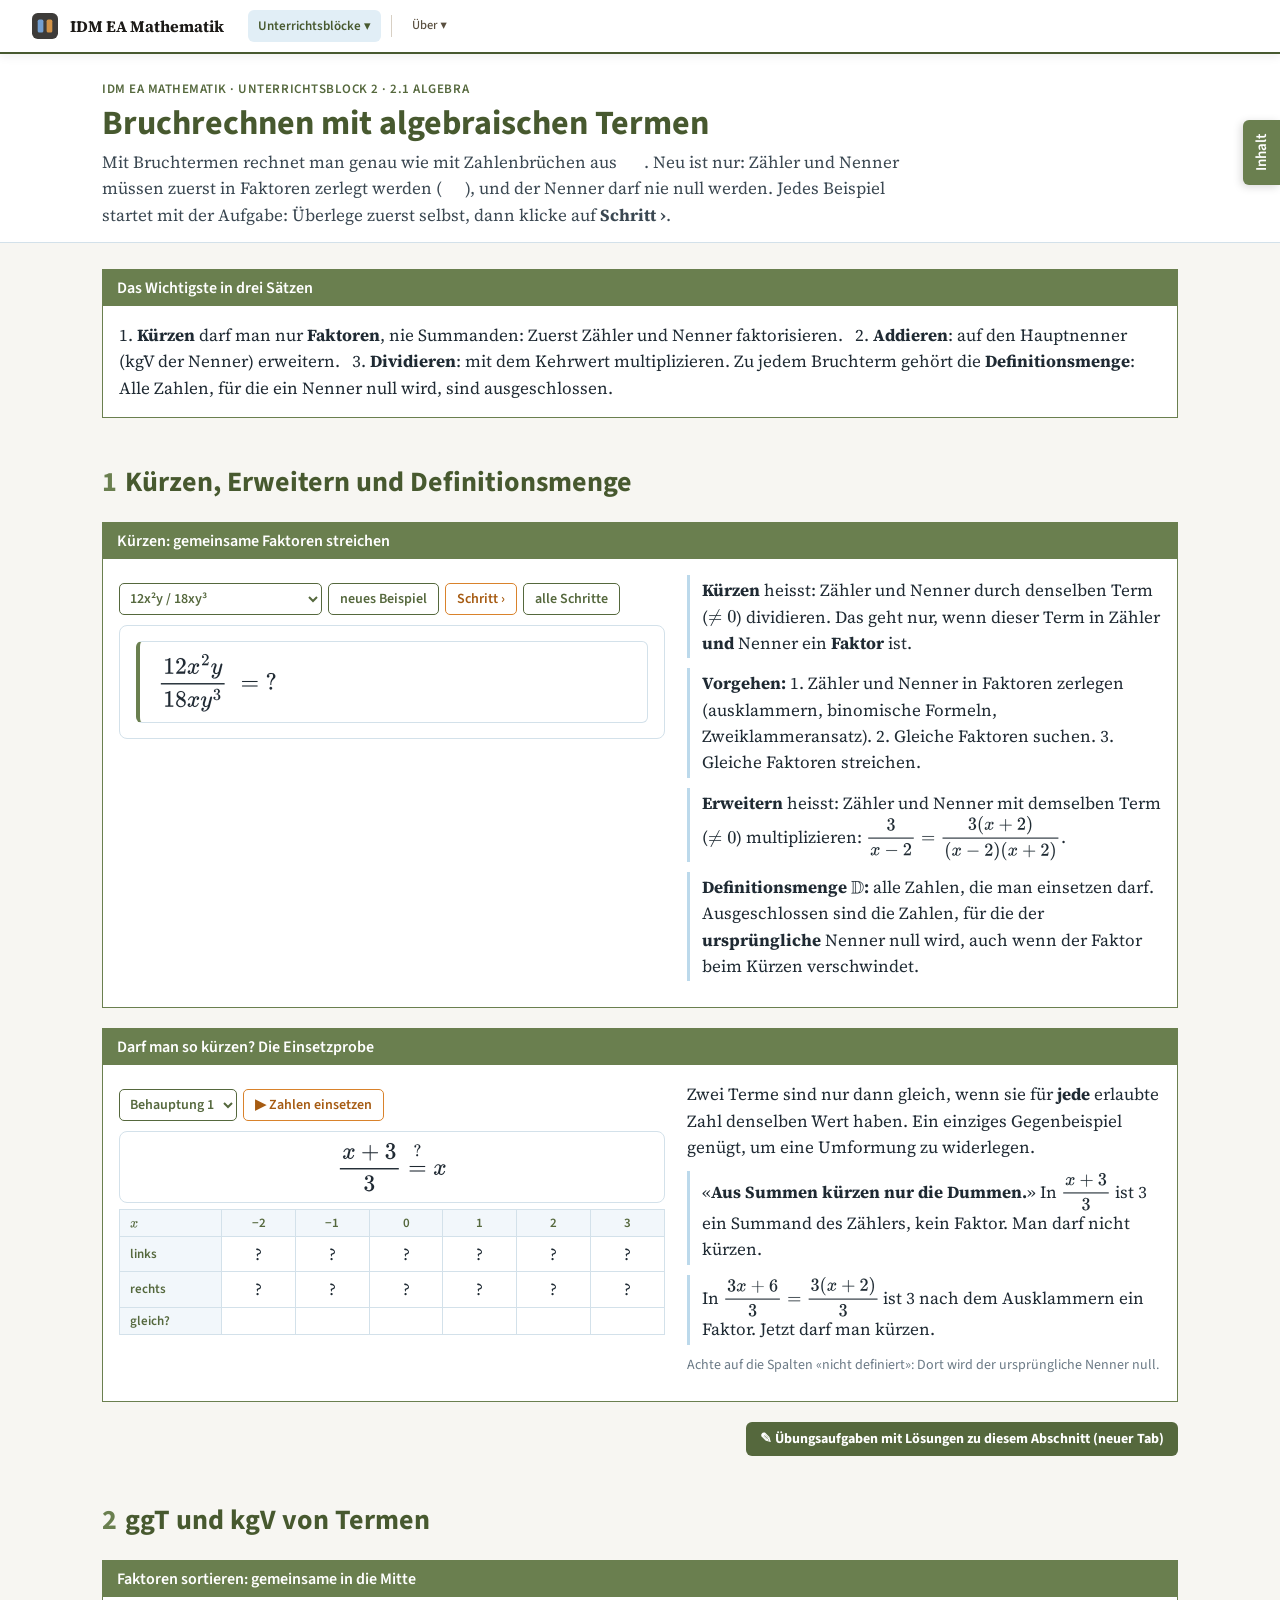
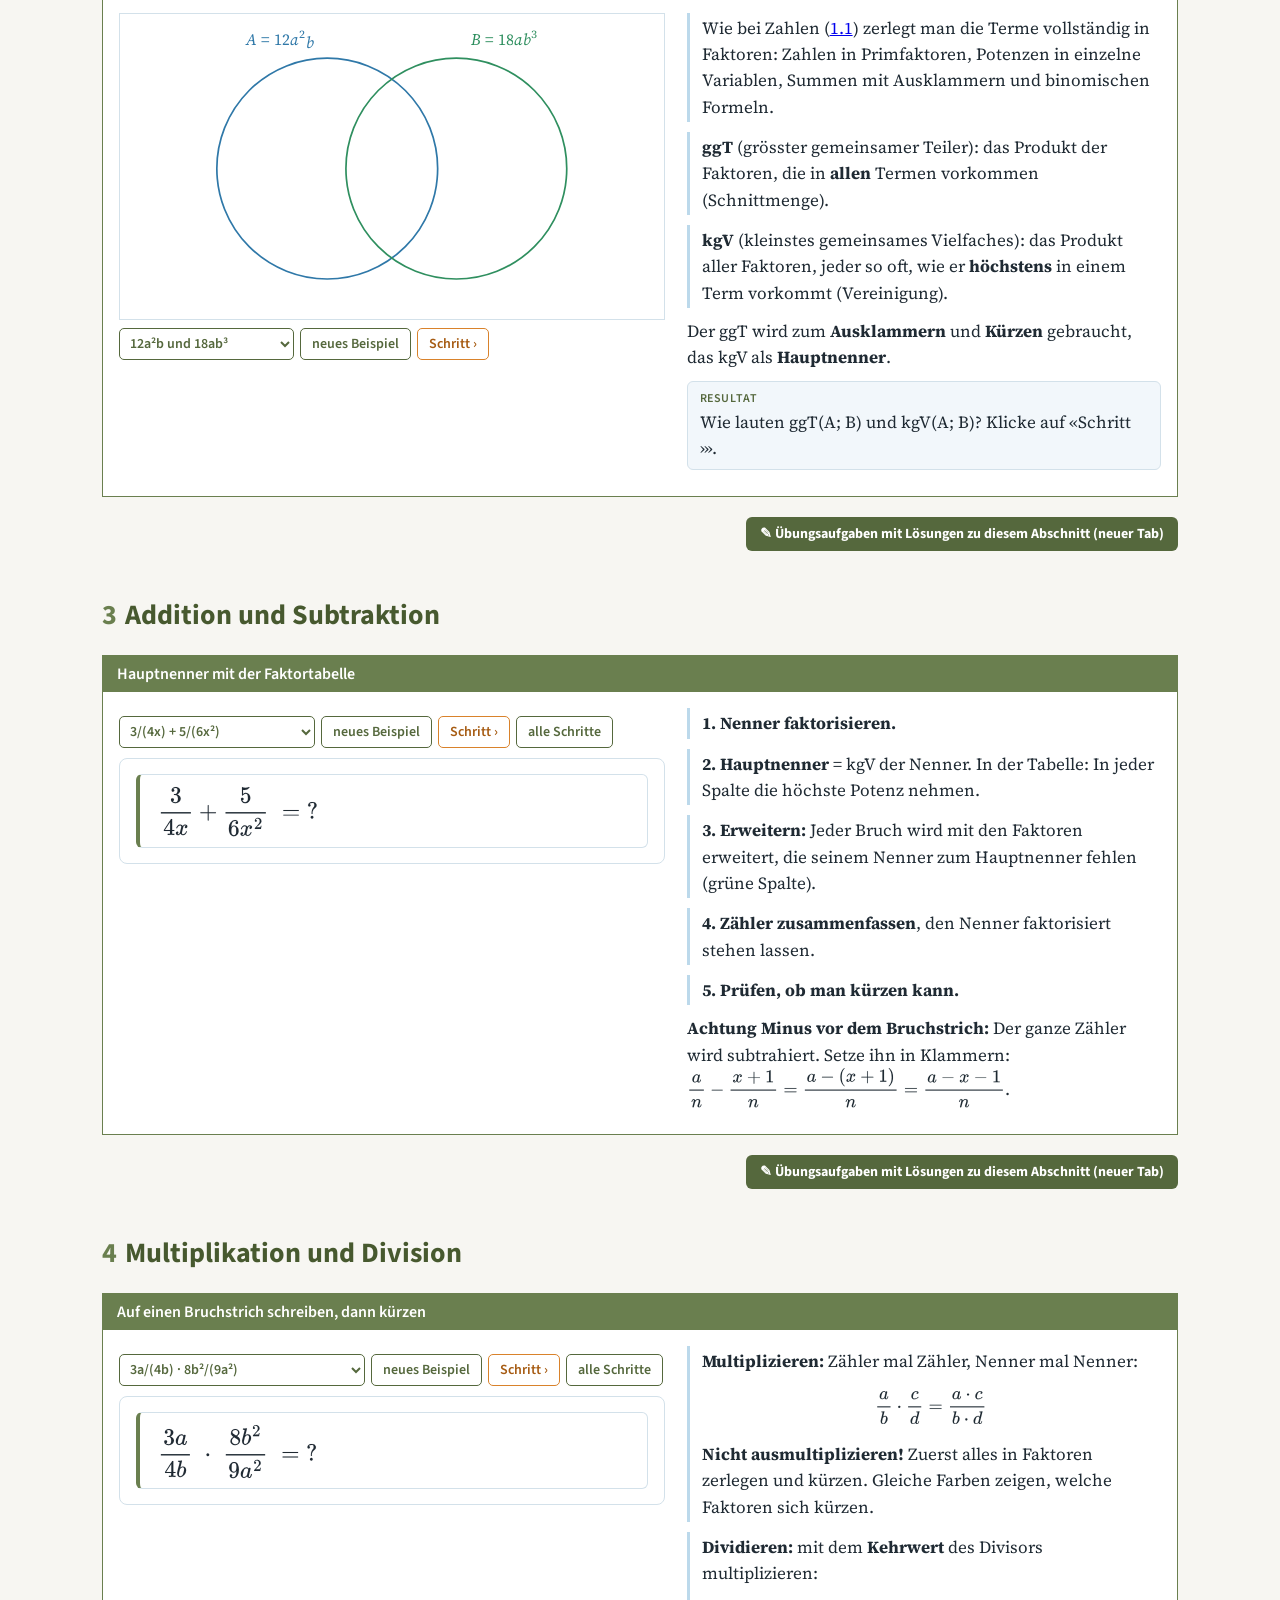
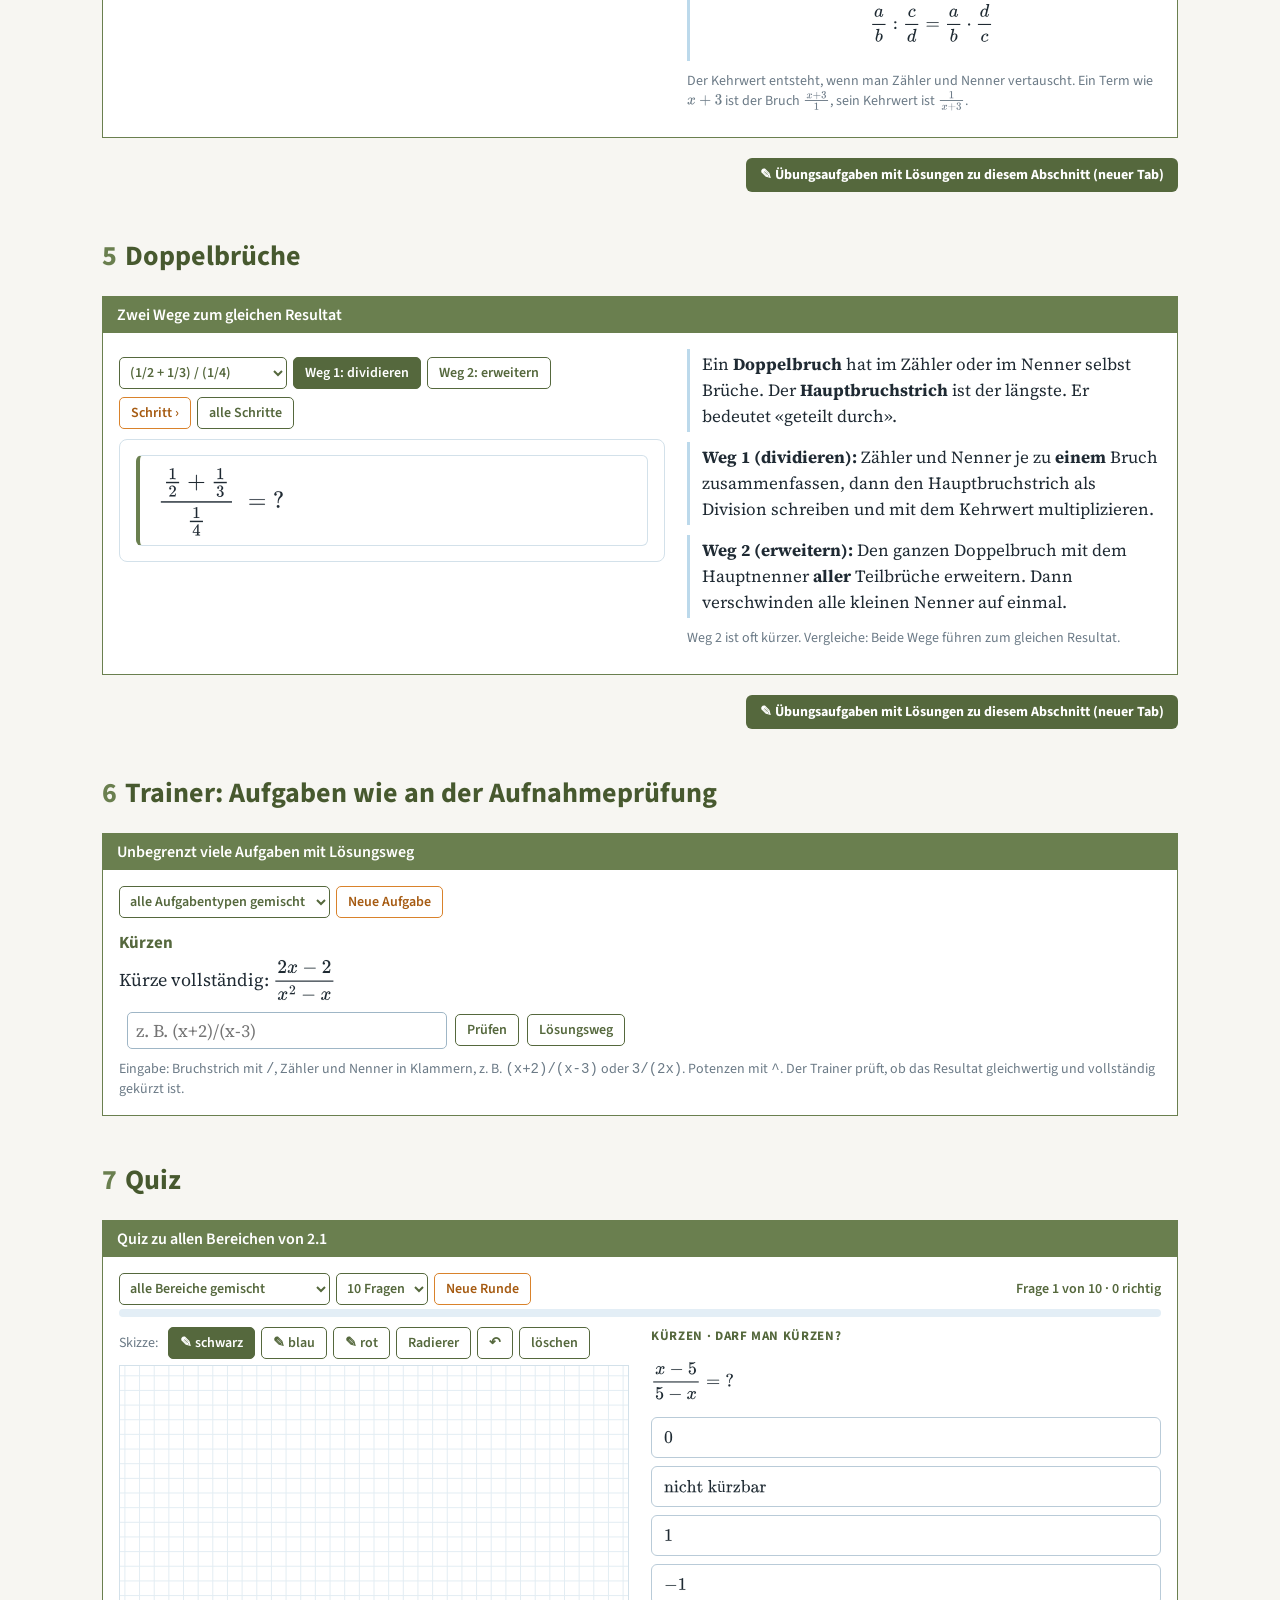
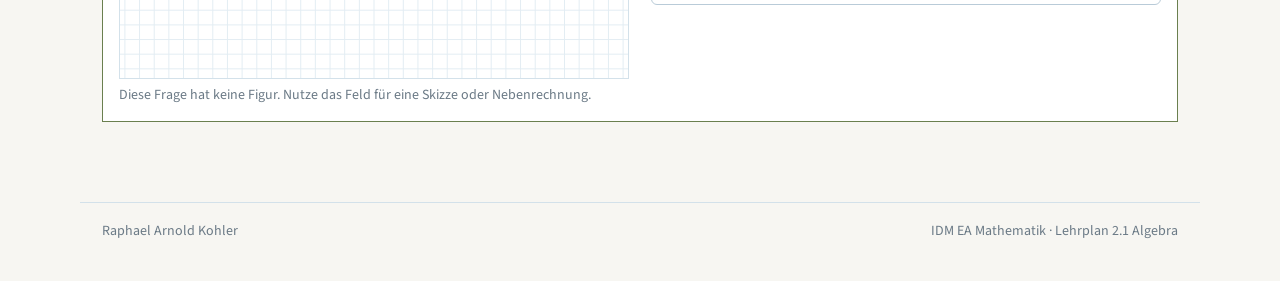
<file: 2-1.html>
<!DOCTYPE html>
<html lang="de-CH">
<head>
<meta charset="utf-8">
<meta name="viewport" content="width=device-width, initial-scale=1">
<title>2.1 Bruchrechnen mit Termen – Unterrichtsblock 2</title>
<link rel="stylesheet" href="schriften.css">
<script>
window.MathJax={tex:{inlineMath:[['\\(','\\)']],displayMath:[['\\[','\\]']]},svg:{fontCache:'global'},startup:{typeset:true}};
</script>
<script defer src="vendor/mathjax/tex-svg.js"></script>
<link rel="stylesheet" href="common.css">
</head>
<body class="b2a">
<div class="blocknav"><div class="in"><span class="bl">Block 1</span><a href="index.html">Übersicht</a><a href="1-1.html">1.1</a><a href="1-2.html">1.2</a><a href="1-3.html">1.3</a><span class="bl">Block 2</span><a href="index2.html">Übersicht</a><a href="2-1.html" class="on">2.1 Bruchterme</a><a href="2-2.html">2.2 Gleichungen</a><a href="2-3.html">2.3 Geometrie</a></div></div>
<header class="kopf">
  <div class="kopf-in">
    <div class="crumb">IDM EA Mathematik · Unterrichtsblock 2 · 2.1 Algebra</div>
    <h1>Bruchrechnen mit algebraischen Termen</h1>
    <p class="lead">Mit Bruchtermen rechnet man genau wie mit Zahlenbrüchen aus <a href="1-1.html#brueche" style="color:#fff">1.1</a>. Neu ist nur: Zähler und Nenner müssen zuerst in Faktoren zerlegt werden (<a href="1-2.html#faktor" style="color:#fff">1.2</a>), und der Nenner darf nie null werden. Jedes Beispiel startet mit der Aufgabe: Überlege zuerst selbst, dann klicke auf <b>Schritt ›</b>.</p>
  </div>
</header>
<nav class="top"><div class="in">
  <a href="#kuerzen">1 Kürzen</a><a href="#ggtkgv">2 ggT und kgV</a><a href="#addsub">3 Addieren</a><a href="#muldiv">4 Multiplizieren</a><a href="#doppel">5 Doppelbrüche</a><a href="#training">6 Trainer</a><a href="#quiz">7 Quiz</a>
</div></nav>
<div class="register">Bruchterme</div>
<main>

<div class="kasten">
  <h3>Das Wichtigste in drei Sätzen</h3>
  <div class="inhalt voll">
    <p style="margin:0">1. <b>Kürzen</b> darf man nur <b>Faktoren</b>, nie Summanden: Zuerst Zähler und Nenner faktorisieren. &nbsp; 2. <b>Addieren</b>: auf den Hauptnenner (kgV der Nenner) erweitern. &nbsp; 3. <b>Dividieren</b>: mit dem Kehrwert multiplizieren. Zu jedem Bruchterm gehört die <b>Definitionsmenge</b>: Alle Zahlen, für die ein Nenner null wird, sind ausgeschlossen.</p>
  </div>
</div>

<!-- ================= 1 KÜRZEN ================= -->
<section id="kuerzen">
<h2><span class="nr">1</span>Kürzen, Erweitern und Definitionsmenge</h2>
<div class="kasten">
  <h3>Kürzen: gemeinsame Faktoren streichen</h3>
  <div class="inhalt">
    <div>
      <div class="ctrl"><select class="sel" id="k1sel"></select><button class="btn" id="k1rnd">neues Beispiel</button><button class="btn play" id="k1step">Schritt ›</button><button class="btn" id="k1all">alle Schritte</button></div>
      <div class="term steps-k" id="k1" style="text-align:left;font-size:20px;margin-top:10px"></div>
    </div>
    <div class="txt">
      <p class="def"><b>Kürzen</b> heisst: Zähler und Nenner durch denselben Term (\(\neq0\)) dividieren. Das geht nur, wenn dieser Term in Zähler <b>und</b> Nenner ein <b>Faktor</b> ist.</p>
      <p class="def"><b>Vorgehen:</b> 1. Zähler und Nenner in Faktoren zerlegen (ausklammern, binomische Formeln, Zweiklammeransatz). 2. Gleiche Faktoren suchen. 3. Gleiche Faktoren streichen.</p>
      <p class="def"><b>Erweitern</b> heisst: Zähler und Nenner mit demselben Term (\(\neq0\)) multiplizieren: \(\dfrac{3}{x-2}=\dfrac{3(x+2)}{(x-2)(x+2)}\).</p>
      <p class="def"><b>Definitionsmenge \(\mathbb{D}\):</b> alle Zahlen, die man einsetzen darf. Ausgeschlossen sind die Zahlen, für die der <b>ursprüngliche</b> Nenner null wird, auch wenn der Faktor beim Kürzen verschwindet.</p>
    </div>
  </div>
</div>

<div class="kasten">
  <h3>Darf man so kürzen? Die Einsetzprobe</h3>
  <div class="inhalt">
    <div>
      <div class="ctrl"><select class="sel" id="k2sel"></select><button class="btn play" id="k2go">▶ Zahlen einsetzen</button></div>
      <div class="term" id="k2t" style="font-size:22px;margin-top:10px"></div>
      <div class="tw"><table class="hn probe" id="k2tab" style="width:100%"></table></div>
      <div id="k2v"></div>
    </div>
    <div class="txt">
      <p>Zwei Terme sind nur dann gleich, wenn sie für <b>jede</b> erlaubte Zahl denselben Wert haben. Ein einziges Gegenbeispiel genügt, um eine Umformung zu widerlegen.</p>
      <p class="def">«<b>Aus Summen kürzen nur die Dummen.</b>» In \(\dfrac{x+3}{3}\) ist 3 ein Summand des Zählers, kein Faktor. Man darf nicht kürzen.</p>
      <p class="def">In \(\dfrac{3x+6}{3}=\dfrac{3(x+2)}{3}\) ist 3 nach dem Ausklammern ein Faktor. Jetzt darf man kürzen.</p>
      <p class="hint">Achte auf die Spalten «nicht definiert»: Dort wird der ursprüngliche Nenner null.</p>
    </div>
  </div>
</div>
<p class="auflink"><a href="aufgaben-21.html#kuerzen" target="_blank" rel="noopener">✎ Übungsaufgaben mit Lösungen zu diesem Abschnitt (neuer Tab)</a></p>
</section>

<!-- ================= 2 ggT / kgV ================= -->
<section id="ggtkgv">
<h2><span class="nr">2</span>ggT und kgV von Termen</h2>
<div class="kasten">
  <h3>Faktoren sortieren: gemeinsame in die Mitte</h3>
  <div class="inhalt">
    <div class="fig" id="f3">
      <div class="ctrl"><select class="sel" id="g3sel"></select><button class="btn" id="g3rnd">neues Beispiel</button><button class="btn play" id="g3step">Schritt ›</button></div>
    </div>
    <div class="txt">
      <p class="def">Wie bei Zahlen (<a href="1-1.html#teilbar">1.1</a>) zerlegt man die Terme vollständig in Faktoren: Zahlen in Primfaktoren, Potenzen in einzelne Variablen, Summen mit Ausklammern und binomischen Formeln.</p>
      <p class="def"><b>ggT</b> (grösster gemeinsamer Teiler): das Produkt der Faktoren, die in <b>allen</b> Termen vorkommen (Schnittmenge).</p>
      <p class="def"><b>kgV</b> (kleinstes gemeinsames Vielfaches): das Produkt aller Faktoren, jeder so oft, wie er <b>höchstens</b> in einem Term vorkommt (Vereinigung).</p>
      <p>Der ggT wird zum <b>Ausklammern</b> und <b>Kürzen</b> gebraucht, das kgV als <b>Hauptnenner</b>.</p>
      <div class="live"><span class="k">Resultat</span><span id="r3">–</span></div>
    </div>
  </div>
</div>
<p class="auflink"><a href="aufgaben-21.html#ggtkgv" target="_blank" rel="noopener">✎ Übungsaufgaben mit Lösungen zu diesem Abschnitt (neuer Tab)</a></p>
</section>

<!-- ================= 3 ADDITION ================= -->
<section id="addsub">
<h2><span class="nr">3</span>Addition und Subtraktion</h2>
<div class="kasten">
  <h3>Hauptnenner mit der Faktortabelle</h3>
  <div class="inhalt">
    <div>
      <div class="ctrl"><select class="sel" id="a4sel"></select><button class="btn" id="a4rnd">neues Beispiel</button><button class="btn play" id="a4step">Schritt ›</button><button class="btn" id="a4all">alle Schritte</button></div>
      <div id="a4tabw" style="margin-top:10px"></div>
      <div class="term steps-k" id="a4" style="text-align:left;font-size:19px"></div>
    </div>
    <div class="txt">
      <p class="def"><b>1. Nenner faktorisieren.</b></p>
      <p class="def"><b>2. Hauptnenner</b> = kgV der Nenner. In der Tabelle: In jeder Spalte die höchste Potenz nehmen.</p>
      <p class="def"><b>3. Erweitern:</b> Jeder Bruch wird mit den Faktoren erweitert, die seinem Nenner zum Hauptnenner fehlen (grüne Spalte).</p>
      <p class="def"><b>4. Zähler zusammenfassen</b>, den Nenner faktorisiert stehen lassen.</p>
      <p class="def"><b>5. Prüfen, ob man kürzen kann.</b></p>
      <p><b>Achtung Minus vor dem Bruchstrich:</b> Der ganze Zähler wird subtrahiert. Setze ihn in Klammern: \(\dfrac{a}{n}-\dfrac{x+1}{n}=\dfrac{a-(x+1)}{n}=\dfrac{a-x-1}{n}\).</p>
    </div>
  </div>
</div>
<p class="auflink"><a href="aufgaben-21.html#addsub" target="_blank" rel="noopener">✎ Übungsaufgaben mit Lösungen zu diesem Abschnitt (neuer Tab)</a></p>
</section>

<!-- ================= 4 MULT / DIV ================= -->
<section id="muldiv">
<h2><span class="nr">4</span>Multiplikation und Division</h2>
<div class="kasten">
  <h3>Auf einen Bruchstrich schreiben, dann kürzen</h3>
  <div class="inhalt">
    <div>
      <div class="ctrl"><select class="sel" id="m5sel"></select><button class="btn" id="m5rnd">neues Beispiel</button><button class="btn play" id="m5step">Schritt ›</button><button class="btn" id="m5all">alle Schritte</button></div>
      <div class="term steps-k" id="m5" style="text-align:left;font-size:20px;margin-top:10px"></div>
    </div>
    <div class="txt">
      <p class="def"><b>Multiplizieren:</b> Zähler mal Zähler, Nenner mal Nenner:
      \[\dfrac{a}{b}\cdot\dfrac{c}{d}=\dfrac{a\cdot c}{b\cdot d}\]
      <b>Nicht ausmultiplizieren!</b> Zuerst alles in Faktoren zerlegen und kürzen. Gleiche Farben zeigen, welche Faktoren sich kürzen.</p>
      <p class="def"><b>Dividieren:</b> mit dem <b>Kehrwert</b> des Divisors multiplizieren:
      \[\dfrac{a}{b}:\dfrac{c}{d}=\dfrac{a}{b}\cdot\dfrac{d}{c}\]</p>
      <p class="hint">Der Kehrwert entsteht, wenn man Zähler und Nenner vertauscht. Ein Term wie \(x+3\) ist der Bruch \(\frac{x+3}{1}\), sein Kehrwert ist \(\frac{1}{x+3}\).</p>
    </div>
  </div>
</div>
<p class="auflink"><a href="aufgaben-21.html#muldiv" target="_blank" rel="noopener">✎ Übungsaufgaben mit Lösungen zu diesem Abschnitt (neuer Tab)</a></p>
</section>

<!-- ================= 5 DOPPELBRÜCHE ================= -->
<section id="doppel">
<h2><span class="nr">5</span>Doppelbrüche</h2>
<div class="kasten">
  <h3>Zwei Wege zum gleichen Resultat</h3>
  <div class="inhalt">
    <div>
      <div class="ctrl"><select class="sel" id="d6sel"></select><button class="btn on" data-m="1">Weg 1: dividieren</button><button class="btn" data-m="2">Weg 2: erweitern</button></div>
      <div class="ctrl"><button class="btn play" id="d6step">Schritt ›</button><button class="btn" id="d6all">alle Schritte</button></div>
      <div class="term steps-k" id="d6" style="text-align:left;font-size:20px;margin-top:10px"></div>
    </div>
    <div class="txt">
      <p class="def">Ein <b>Doppelbruch</b> hat im Zähler oder im Nenner selbst Brüche. Der <b>Hauptbruchstrich</b> ist der längste. Er bedeutet «geteilt durch».</p>
      <p class="def"><b>Weg 1 (dividieren):</b> Zähler und Nenner je zu <b>einem</b> Bruch zusammenfassen, dann den Hauptbruchstrich als Division schreiben und mit dem Kehrwert multiplizieren.</p>
      <p class="def"><b>Weg 2 (erweitern):</b> Den ganzen Doppelbruch mit dem Hauptnenner <b>aller</b> Teilbrüche erweitern. Dann verschwinden alle kleinen Nenner auf einmal.</p>
      <p class="hint">Weg 2 ist oft kürzer. Vergleiche: Beide Wege führen zum gleichen Resultat.</p>
    </div>
  </div>
</div>
<p class="auflink"><a href="aufgaben-21.html#doppel" target="_blank" rel="noopener">✎ Übungsaufgaben mit Lösungen zu diesem Abschnitt (neuer Tab)</a></p>
</section>

<!-- ================= 6 TRAINER ================= -->
<section id="training">
<h2><span class="nr">6</span>Trainer: Aufgaben wie an der Aufnahmeprüfung</h2>
<div class="kasten">
  <h3>Unbegrenzt viele Aufgaben mit Lösungsweg</h3>
  <div class="inhalt voll">
    <div class="ctrl" style="margin:0 0 12px"><select class="sel" id="ttyp"></select><button class="btn play" id="tneu">Neue Aufgabe</button><span class="score" id="tscore"></span></div>
    <p class="sans" style="font-weight:700;color:var(--kopf-d);margin:0 0 4px" id="ttitel"></p>
    <div id="tq" class="trainer-q"></div>
    <div class="antwort"><span id="tziel"></span><input id="tin" class="inp w" autocomplete="off" style="width:320px"><button class="btn" id="tcheck">Prüfen</button><button class="btn" id="tsol">Lösungsweg</button></div>
    <div class="fb" id="tfb"></div>
    <div class="loesung" id="tl"></div>
    <p class="hint">Eingabe: Bruchstrich mit <code>/</code>, Zähler und Nenner in Klammern, z. B. <code>(x+2)/(x-3)</code> oder <code>3/(2x)</code>. Potenzen mit <code>^</code>. Der Trainer prüft, ob das Resultat gleichwertig und vollständig gekürzt ist.</p>
  </div>
</div>
</section>

<!-- ================= 7 QUIZ ================= -->
<section id="quiz">
<h2><span class="nr">7</span>Quiz</h2>
<div class="kasten">
  <h3>Quiz zu allen Bereichen von 2.1</h3>
  <div class="inhalt voll">
    <div class="ctrl" style="margin:0 0 4px"><select class="sel" id="qarea"></select>
      <select class="sel" id="qn"><option value="5">5 Fragen</option><option value="10" selected>10 Fragen</option><option value="15">15 Fragen</option><option value="20">20 Fragen</option></select>
      <button class="btn play" id="qneu">Neue Runde</button><span class="score" id="qstat" style="margin-left:auto"></span></div>
    <div class="bar"><div id="qbar" style="width:0"></div></div>
    <div class="uebung">
      <div><div class="ctrl" id="qsk" style="margin:0 0 6px"></div><div class="qbox" id="qbox"></div><p class="hint" id="qhint"></p></div>
      <div><p class="qtopic" id="qtop"></p><div id="qq"></div><div class="opts" id="qo"></div><div id="qfb"></div><div class="ctrl"><button class="btn" id="qnext" hidden>Nächste Frage ›</button></div></div>
    </div>
  </div>
</div>
</section>
</main>
<footer><span>Raphael Arnold Kohler</span><span>IDM EA Mathematik · Lehrplan 2.1 Algebra</span></footer>

<script src="common.js"></script>
<script src="alg.js"></script>
<script src="rat.js"></script>
<script src="b2.js"></script>
<script src="quiz-21.js"></script>
<script src="2-1.js"></script>
<script src="nav.js"></script>
</body>
</html>
</file>
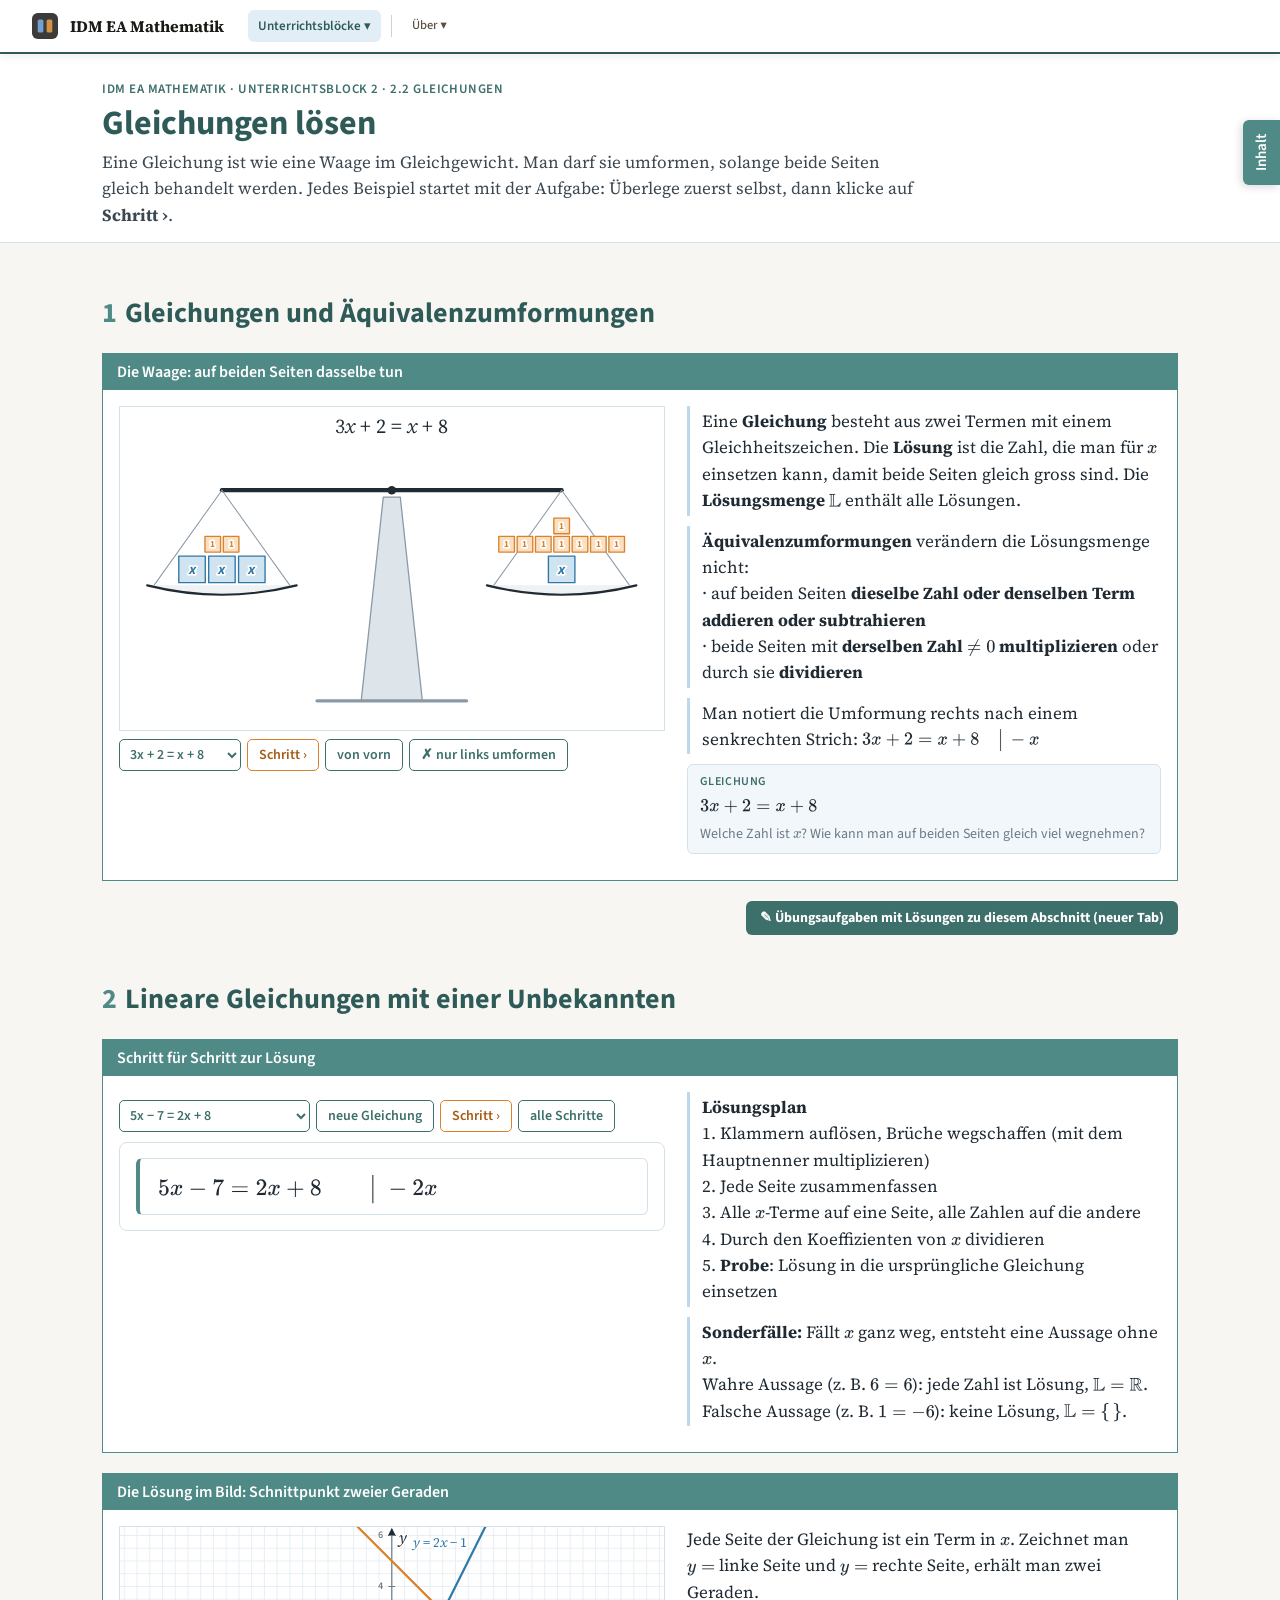
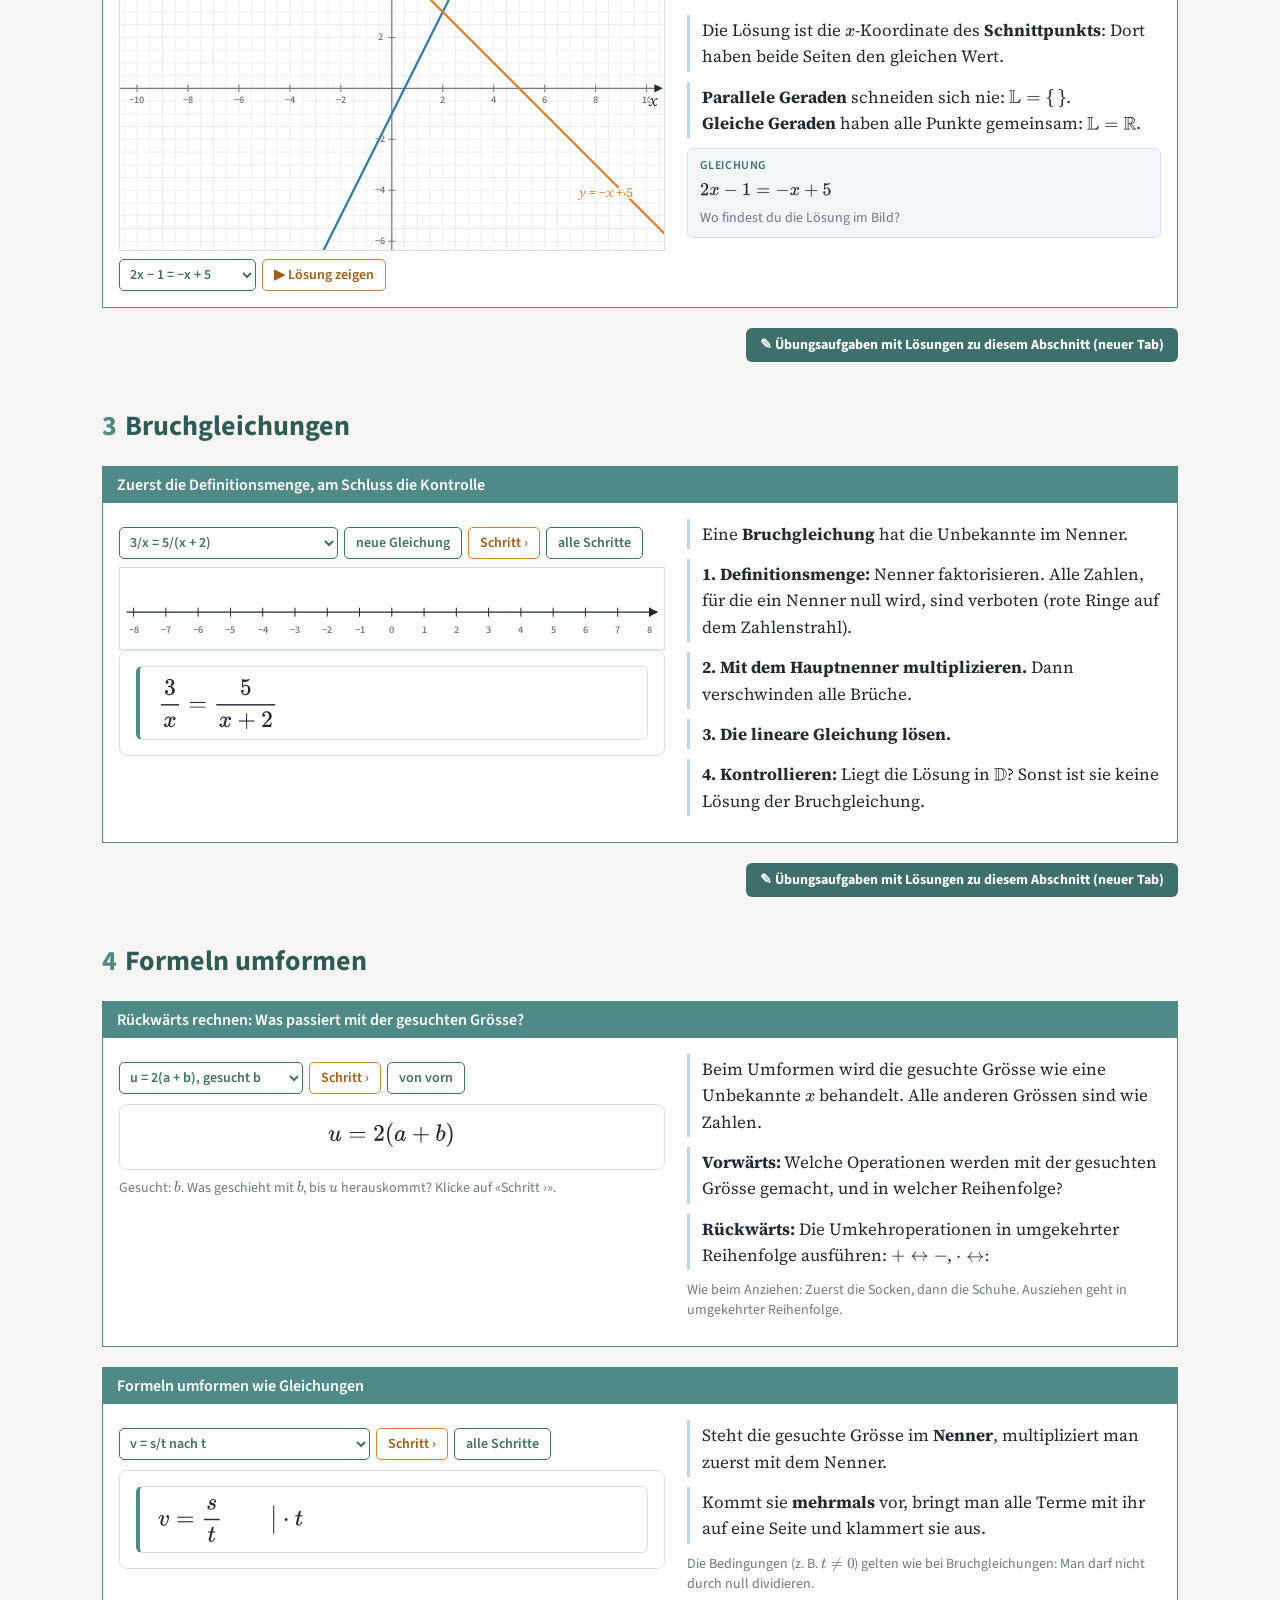
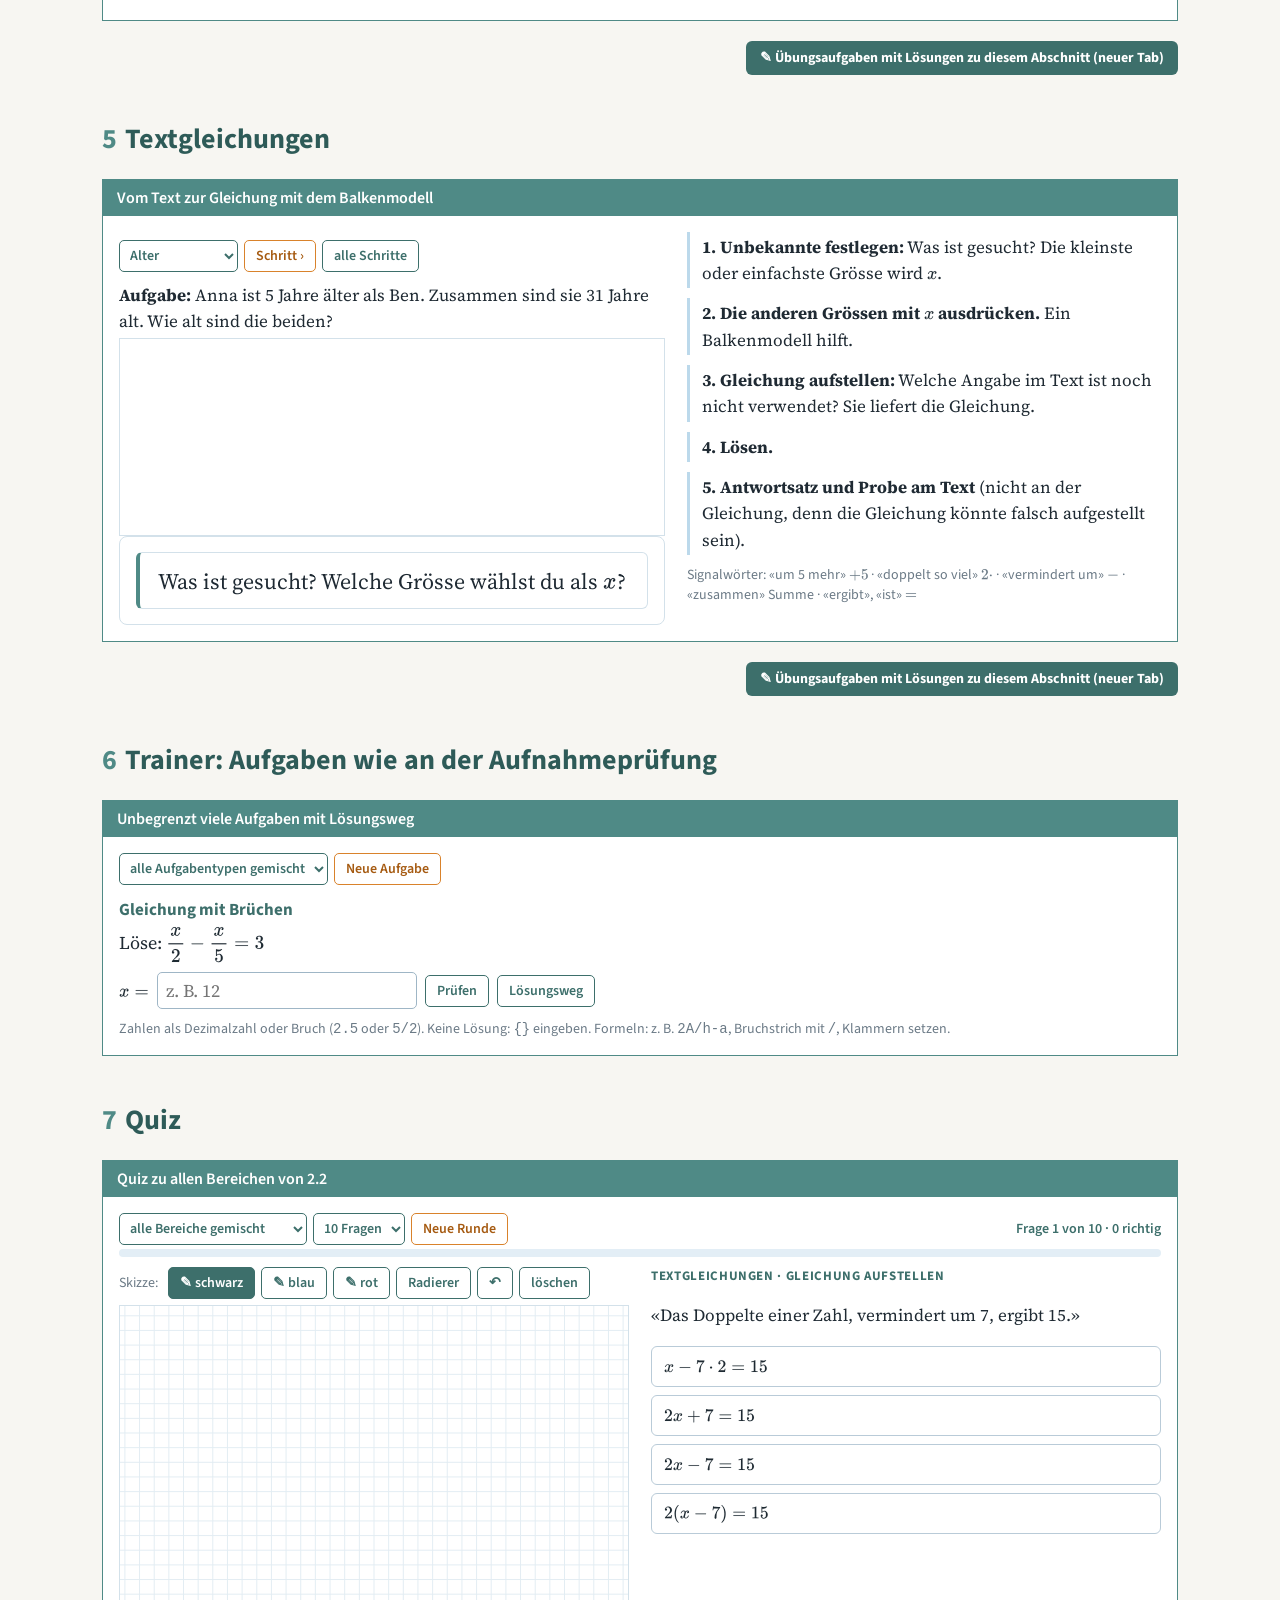
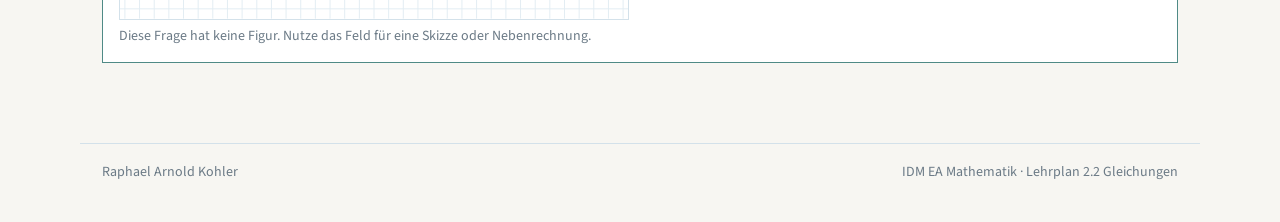
<file: 2-2.html>
<!DOCTYPE html>
<html lang="de-CH">
<head>
<meta charset="utf-8">
<meta name="viewport" content="width=device-width, initial-scale=1">
<title>2.2 Gleichungen – Unterrichtsblock 2</title>
<link rel="stylesheet" href="schriften.css">
<script>
window.MathJax={tex:{inlineMath:[['\\(','\\)']],displayMath:[['\\[','\\]']]},svg:{fontCache:'global'},startup:{typeset:true}};
</script>
<script defer src="vendor/mathjax/tex-svg.js"></script>
<link rel="stylesheet" href="common.css">
<style>
.kette{display:flex;align-items:center;flex-wrap:wrap;gap:4px;margin:6px 0;min-height:52px}
.kette .kb{border:2px solid var(--kopf);border-radius:8px;padding:4px 10px;background:#fff;font-size:19px;animation:fadein .45s}
.kette .kb.var{background:#e6f1f0;font-weight:700}
.kette .kb.inv{border-color:var(--or);background:#fdf2e6}
.kette .pf{font:700 20px "Source Sans 3",sans-serif;color:var(--kopf-d);animation:fadein .45s}
.kette .pf.inv{color:#a65b12}
.kette .lab{font:600 13px "Source Sans 3",sans-serif;color:var(--grau);width:100%;margin:4px 0 0}
</style>
</head>
<body class="b2t">
<div class="blocknav"><div class="in"><span class="bl">Block 1</span><a href="index.html">Übersicht</a><a href="1-1.html">1.1</a><a href="1-2.html">1.2</a><a href="1-3.html">1.3</a><span class="bl">Block 2</span><a href="index2.html">Übersicht</a><a href="2-1.html">2.1 Bruchterme</a><a href="2-2.html" class="on">2.2 Gleichungen</a><a href="2-3.html">2.3 Geometrie</a></div></div>
<header class="kopf">
  <div class="kopf-in">
    <div class="crumb">IDM EA Mathematik · Unterrichtsblock 2 · 2.2 Gleichungen</div>
    <h1>Gleichungen lösen</h1>
    <p class="lead">Eine Gleichung ist wie eine Waage im Gleichgewicht. Man darf sie umformen, solange beide Seiten gleich behandelt werden. Jedes Beispiel startet mit der Aufgabe: Überlege zuerst selbst, dann klicke auf <b>Schritt ›</b>.</p>
  </div>
</header>
<nav class="top"><div class="in">
  <a href="#aequiv">1 Äquivalenzumformungen</a><a href="#linear">2 Lineare Gleichungen</a><a href="#bruch">3 Bruchgleichungen</a><a href="#formeln">4 Formeln umformen</a><a href="#text">5 Textgleichungen</a><a href="#training">6 Trainer</a><a href="#quiz">7 Quiz</a>
</div></nav>
<div class="register">Gleichungen</div>
<main>

<!-- ================= 1 ÄQUIVALENZUMFORMUNGEN ================= -->
<section id="aequiv">
<h2><span class="nr">1</span>Gleichungen und Äquivalenzumformungen</h2>
<div class="kasten">
  <h3>Die Waage: auf beiden Seiten dasselbe tun</h3>
  <div class="inhalt">
    <div class="fig" id="f1">
      <div class="ctrl"><select class="sel" id="w1sel"></select><button class="btn play" id="w1step">Schritt ›</button><button class="btn" id="w1back">von vorn</button><button class="btn" id="w1bad">✗ nur links umformen</button></div>
    </div>
    <div class="txt">
      <p class="def">Eine <b>Gleichung</b> besteht aus zwei Termen mit einem Gleichheitszeichen. Die <b>Lösung</b> ist die Zahl, die man für \(x\) einsetzen kann, damit beide Seiten gleich gross sind. Die <b>Lösungsmenge</b> \(\mathbb{L}\) enthält alle Lösungen.</p>
      <p class="def"><b>Äquivalenzumformungen</b> verändern die Lösungsmenge nicht:<br>
      · auf beiden Seiten <b>dieselbe Zahl oder denselben Term addieren oder subtrahieren</b><br>
      · beide Seiten mit <b>derselben Zahl \(\neq0\) multiplizieren</b> oder durch sie <b>dividieren</b></p>
      <p class="def">Man notiert die Umformung rechts nach einem senkrechten Strich: \(3x+2=x+8\quad\big|\,-x\)</p>
      <div class="live"><span class="k">Gleichung</span><span id="r1"></span></div>
    </div>
  </div>
</div>
<p class="auflink"><a href="aufgaben-22.html#aequiv" target="_blank" rel="noopener">✎ Übungsaufgaben mit Lösungen zu diesem Abschnitt (neuer Tab)</a></p>
</section>

<!-- ================= 2 LINEARE GLEICHUNGEN ================= -->
<section id="linear">
<h2><span class="nr">2</span>Lineare Gleichungen mit einer Unbekannten</h2>
<div class="kasten">
  <h3>Schritt für Schritt zur Lösung</h3>
  <div class="inhalt">
    <div>
      <div class="ctrl"><select class="sel" id="l2sel"></select><button class="btn" id="l2rnd">neue Gleichung</button><button class="btn play" id="l2step">Schritt ›</button><button class="btn" id="l2all">alle Schritte</button></div>
      <div class="term steps-k" id="l2" style="text-align:left;font-size:20px;margin-top:10px"></div>
    </div>
    <div class="txt">
      <p class="def"><b>Lösungsplan</b><br>1. Klammern auflösen, Brüche wegschaffen (mit dem Hauptnenner multiplizieren)<br>2. Jede Seite zusammenfassen<br>3. Alle \(x\)-Terme auf eine Seite, alle Zahlen auf die andere<br>4. Durch den Koeffizienten von \(x\) dividieren<br>5. <b>Probe</b>: Lösung in die ursprüngliche Gleichung einsetzen</p>
      <p class="def"><b>Sonderfälle:</b> Fällt \(x\) ganz weg, entsteht eine Aussage ohne \(x\).<br>Wahre Aussage (z. B. \(6=6\)): jede Zahl ist Lösung, \(\mathbb{L}=\mathbb{R}\).<br>Falsche Aussage (z. B. \(1=-6\)): keine Lösung, \(\mathbb{L}=\{\,\}\).</p>
    </div>
  </div>
</div>

<div class="kasten">
  <h3>Die Lösung im Bild: Schnittpunkt zweier Geraden</h3>
  <div class="inhalt">
    <div class="fig" id="f3">
      <div class="ctrl"><select class="sel" id="g3sel"></select><button class="btn play" id="g3go">▶ Lösung zeigen</button></div>
    </div>
    <div class="txt">
      <p>Jede Seite der Gleichung ist ein Term in \(x\). Zeichnet man \(y=\) linke Seite und \(y=\) rechte Seite, erhält man zwei Geraden.</p>
      <p class="def">Die Lösung ist die \(x\)-Koordinate des <b>Schnittpunkts</b>: Dort haben beide Seiten den gleichen Wert.</p>
      <p class="def"><b>Parallele Geraden</b> schneiden sich nie: \(\mathbb{L}=\{\,\}\).<br><b>Gleiche Geraden</b> haben alle Punkte gemeinsam: \(\mathbb{L}=\mathbb{R}\).</p>
      <div class="live"><span class="k">Gleichung</span><span id="r3"></span></div>
    </div>
  </div>
</div>
<p class="auflink"><a href="aufgaben-22.html#linear" target="_blank" rel="noopener">✎ Übungsaufgaben mit Lösungen zu diesem Abschnitt (neuer Tab)</a></p>
</section>

<!-- ================= 3 BRUCHGLEICHUNGEN ================= -->
<section id="bruch">
<h2><span class="nr">3</span>Bruchgleichungen</h2>
<div class="kasten">
  <h3>Zuerst die Definitionsmenge, am Schluss die Kontrolle</h3>
  <div class="inhalt">
    <div>
      <div class="ctrl"><select class="sel" id="b4sel"></select><button class="btn" id="b4rnd">neue Gleichung</button><button class="btn play" id="b4step">Schritt ›</button><button class="btn" id="b4all">alle Schritte</button></div>
      <div class="fig" id="f4" style="margin-top:8px"></div>
      <div class="term steps-k" id="b4" style="text-align:left;font-size:20px"></div>
    </div>
    <div class="txt">
      <p class="def">Eine <b>Bruchgleichung</b> hat die Unbekannte im Nenner.</p>
      <p class="def"><b>1. Definitionsmenge:</b> Nenner faktorisieren. Alle Zahlen, für die ein Nenner null wird, sind verboten (rote Ringe auf dem Zahlenstrahl).</p>
      <p class="def"><b>2. Mit dem Hauptnenner multiplizieren.</b> Dann verschwinden alle Brüche.</p>
      <p class="def"><b>3. Die lineare Gleichung lösen.</b></p>
      <p class="def"><b>4. Kontrollieren:</b> Liegt die Lösung in \(\mathbb{D}\)? Sonst ist sie keine Lösung der Bruchgleichung.</p>
    </div>
  </div>
</div>
<p class="auflink"><a href="aufgaben-22.html#bruch" target="_blank" rel="noopener">✎ Übungsaufgaben mit Lösungen zu diesem Abschnitt (neuer Tab)</a></p>
</section>

<!-- ================= 4 FORMELN ================= -->
<section id="formeln">
<h2><span class="nr">4</span>Formeln umformen</h2>
<div class="kasten">
  <h3>Rückwärts rechnen: Was passiert mit der gesuchten Grösse?</h3>
  <div class="inhalt">
    <div>
      <div class="ctrl"><select class="sel" id="k5sel"></select><button class="btn play" id="k5step">Schritt ›</button><button class="btn" id="k5back">von vorn</button></div>
      <div class="term" id="k5f" style="font-size:22px;margin-top:10px"></div>
      <div id="k5" style="margin-top:8px"></div>
    </div>
    <div class="txt">
      <p class="def">Beim Umformen wird die gesuchte Grösse wie eine Unbekannte \(x\) behandelt. Alle anderen Grössen sind wie Zahlen.</p>
      <p class="def"><b>Vorwärts:</b> Welche Operationen werden mit der gesuchten Grösse gemacht, und in welcher Reihenfolge?</p>
      <p class="def"><b>Rückwärts:</b> Die Umkehroperationen in umgekehrter Reihenfolge ausführen: \(+\leftrightarrow-\), \(\cdot\leftrightarrow:\)</p>
      <p class="hint">Wie beim Anziehen: Zuerst die Socken, dann die Schuhe. Ausziehen geht in umgekehrter Reihenfolge.</p>
    </div>
  </div>
</div>
<div class="kasten">
  <h3>Formeln umformen wie Gleichungen</h3>
  <div class="inhalt">
    <div>
      <div class="ctrl"><select class="sel" id="f6sel"></select><button class="btn play" id="f6step">Schritt ›</button><button class="btn" id="f6all">alle Schritte</button></div>
      <div class="term steps-k" id="f6" style="text-align:left;font-size:20px;margin-top:10px"></div>
    </div>
    <div class="txt">
      <p class="def">Steht die gesuchte Grösse im <b>Nenner</b>, multipliziert man zuerst mit dem Nenner.</p>
      <p class="def">Kommt sie <b>mehrmals</b> vor, bringt man alle Terme mit ihr auf eine Seite und klammert sie aus.</p>
      <p class="hint">Die Bedingungen (z. B. \(t\neq0\)) gelten wie bei Bruchgleichungen: Man darf nicht durch null dividieren.</p>
    </div>
  </div>
</div>
<p class="auflink"><a href="aufgaben-22.html#formeln" target="_blank" rel="noopener">✎ Übungsaufgaben mit Lösungen zu diesem Abschnitt (neuer Tab)</a></p>
</section>

<!-- ================= 5 TEXTGLEICHUNGEN ================= -->
<section id="text">
<h2><span class="nr">5</span>Textgleichungen</h2>
<div class="kasten">
  <h3>Vom Text zur Gleichung mit dem Balkenmodell</h3>
  <div class="inhalt">
    <div>
      <div class="ctrl"><select class="sel" id="t7sel"></select><button class="btn play" id="t7step">Schritt ›</button><button class="btn" id="t7all">alle Schritte</button></div>
      <p id="t7q" style="font-size:17px;margin:10px 0 4px"></p>
      <div class="fig" id="f7"></div>
      <div class="term steps-k" id="t7" style="text-align:left;font-size:19px"></div>
    </div>
    <div class="txt">
      <p class="def"><b>1. Unbekannte festlegen:</b> Was ist gesucht? Die kleinste oder einfachste Grösse wird \(x\).</p>
      <p class="def"><b>2. Die anderen Grössen mit \(x\) ausdrücken.</b> Ein Balkenmodell hilft.</p>
      <p class="def"><b>3. Gleichung aufstellen:</b> Welche Angabe im Text ist noch nicht verwendet? Sie liefert die Gleichung.</p>
      <p class="def"><b>4. Lösen.</b></p>
      <p class="def"><b>5. Antwortsatz und Probe am Text</b> (nicht an der Gleichung, denn die Gleichung könnte falsch aufgestellt sein).</p>
      <p class="hint">Signalwörter: «um 5 mehr» \(+5\) · «doppelt so viel» \(2\cdot\) · «vermindert um» \(-\) · «zusammen» Summe · «ergibt», «ist» \(=\)</p>
    </div>
  </div>
</div>
<p class="auflink"><a href="aufgaben-22.html#text" target="_blank" rel="noopener">✎ Übungsaufgaben mit Lösungen zu diesem Abschnitt (neuer Tab)</a></p>
</section>

<!-- ================= 6 TRAINER ================= -->
<section id="training">
<h2><span class="nr">6</span>Trainer: Aufgaben wie an der Aufnahmeprüfung</h2>
<div class="kasten">
  <h3>Unbegrenzt viele Aufgaben mit Lösungsweg</h3>
  <div class="inhalt voll">
    <div class="ctrl" style="margin:0 0 12px"><select class="sel" id="ttyp"></select><button class="btn play" id="tneu">Neue Aufgabe</button><span class="score" id="tscore"></span></div>
    <p class="sans" style="font-weight:700;color:var(--kopf-d);margin:0 0 4px" id="ttitel"></p>
    <div id="tq" class="trainer-q"></div>
    <div class="antwort"><span id="tziel"></span><input id="tin" class="inp w" autocomplete="off" style="width:260px"><button class="btn" id="tcheck">Prüfen</button><button class="btn" id="tsol">Lösungsweg</button></div>
    <div class="fb" id="tfb"></div>
    <div class="loesung" id="tl"></div>
    <p class="hint">Zahlen als Dezimalzahl oder Bruch (<code>2.5</code> oder <code>5/2</code>). Keine Lösung: <code>{}</code> eingeben. Formeln: z. B. <code>2A/h-a</code>, Bruchstrich mit <code>/</code>, Klammern setzen.</p>
  </div>
</div>
</section>

<!-- ================= 7 QUIZ ================= -->
<section id="quiz">
<h2><span class="nr">7</span>Quiz</h2>
<div class="kasten">
  <h3>Quiz zu allen Bereichen von 2.2</h3>
  <div class="inhalt voll">
    <div class="ctrl" style="margin:0 0 4px"><select class="sel" id="qarea"></select>
      <select class="sel" id="qn"><option value="5">5 Fragen</option><option value="10" selected>10 Fragen</option><option value="15">15 Fragen</option><option value="20">20 Fragen</option></select>
      <button class="btn play" id="qneu">Neue Runde</button><span class="score" id="qstat" style="margin-left:auto"></span></div>
    <div class="bar"><div id="qbar" style="width:0"></div></div>
    <div class="uebung">
      <div><div class="ctrl" id="qsk" style="margin:0 0 6px"></div><div class="qbox" id="qbox"></div><p class="hint" id="qhint"></p></div>
      <div><p class="qtopic" id="qtop"></p><div id="qq"></div><div class="opts" id="qo"></div><div id="qfb"></div><div class="ctrl"><button class="btn" id="qnext" hidden>Nächste Frage ›</button></div></div>
    </div>
  </div>
</div>
</section>
</main>
<footer><span>Raphael Arnold Kohler</span><span>IDM EA Mathematik · Lehrplan 2.2 Gleichungen</span></footer>

<script src="common.js"></script>
<script src="alg.js"></script>
<script src="rat.js"></script>
<script src="b2.js"></script>
<script src="quiz-22.js"></script>
<script src="2-2.js"></script>
<script src="nav.js"></script>
</body>
</html>
</file>
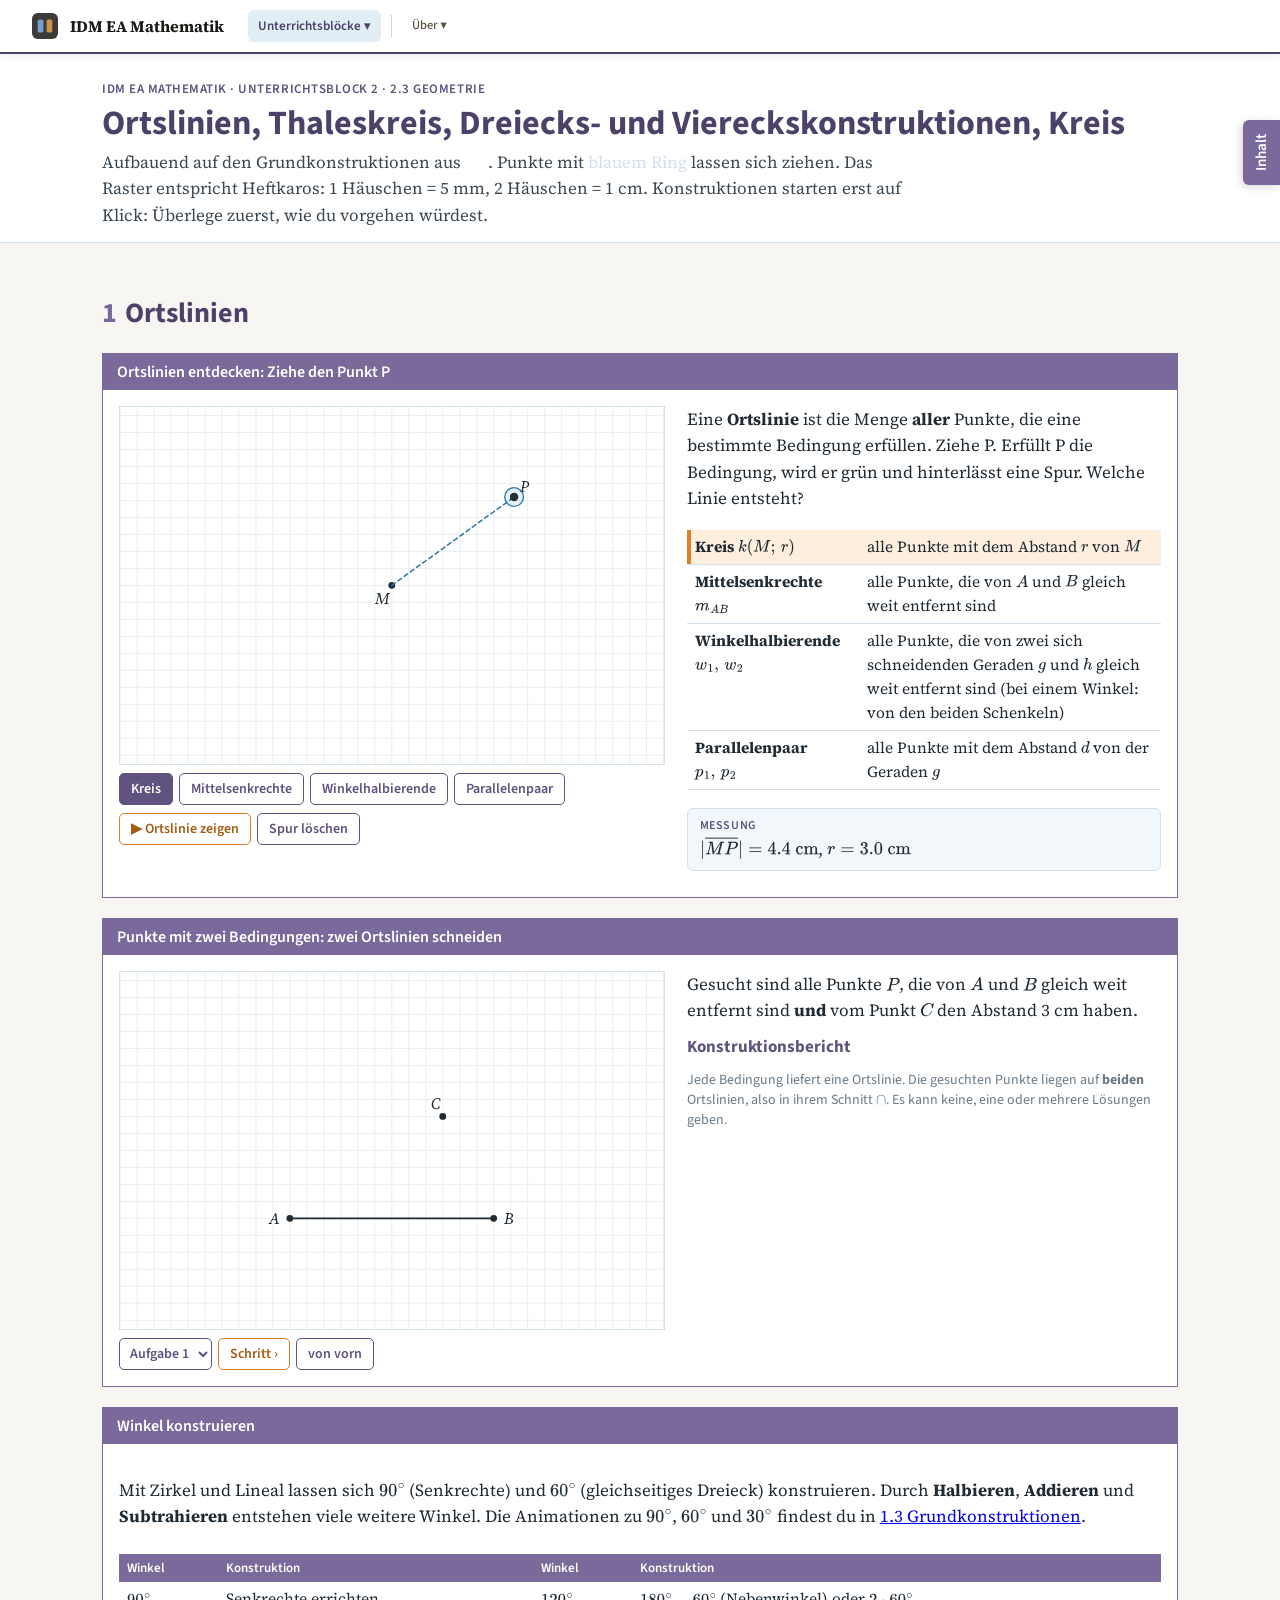
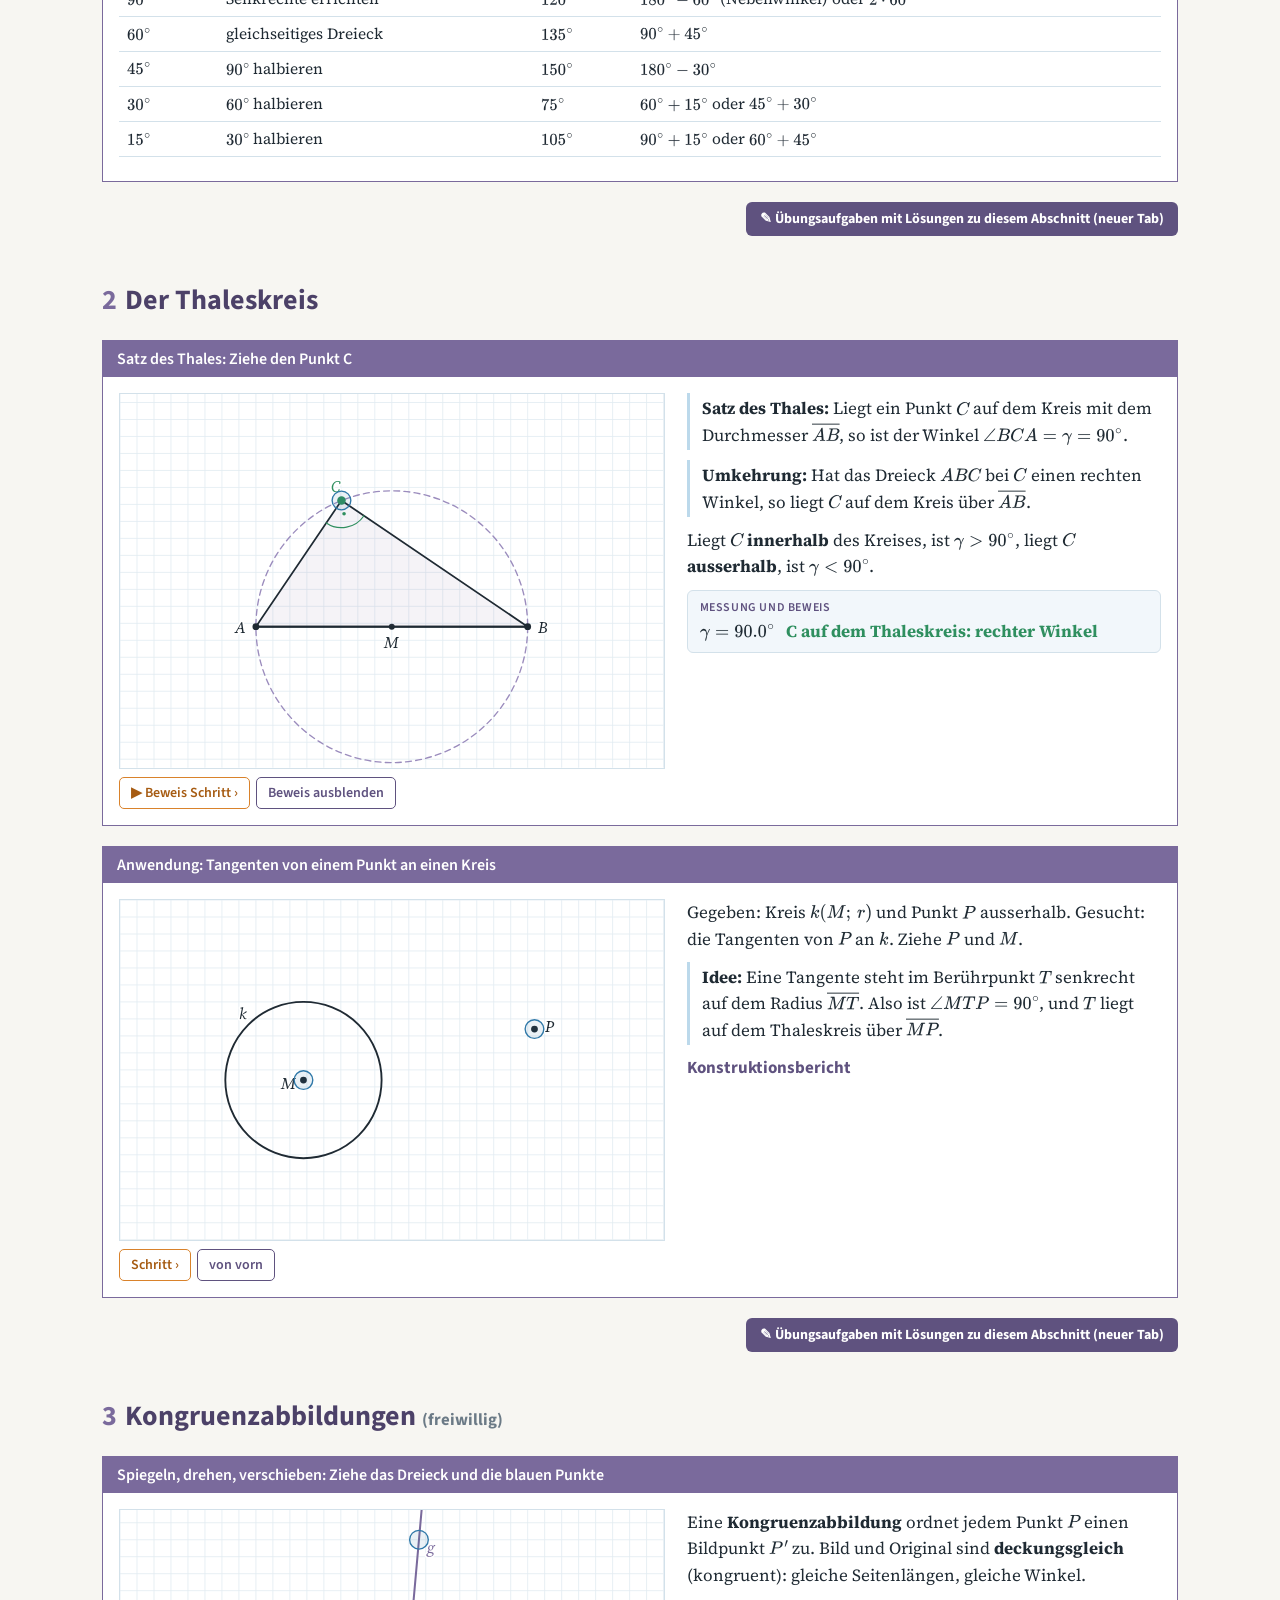
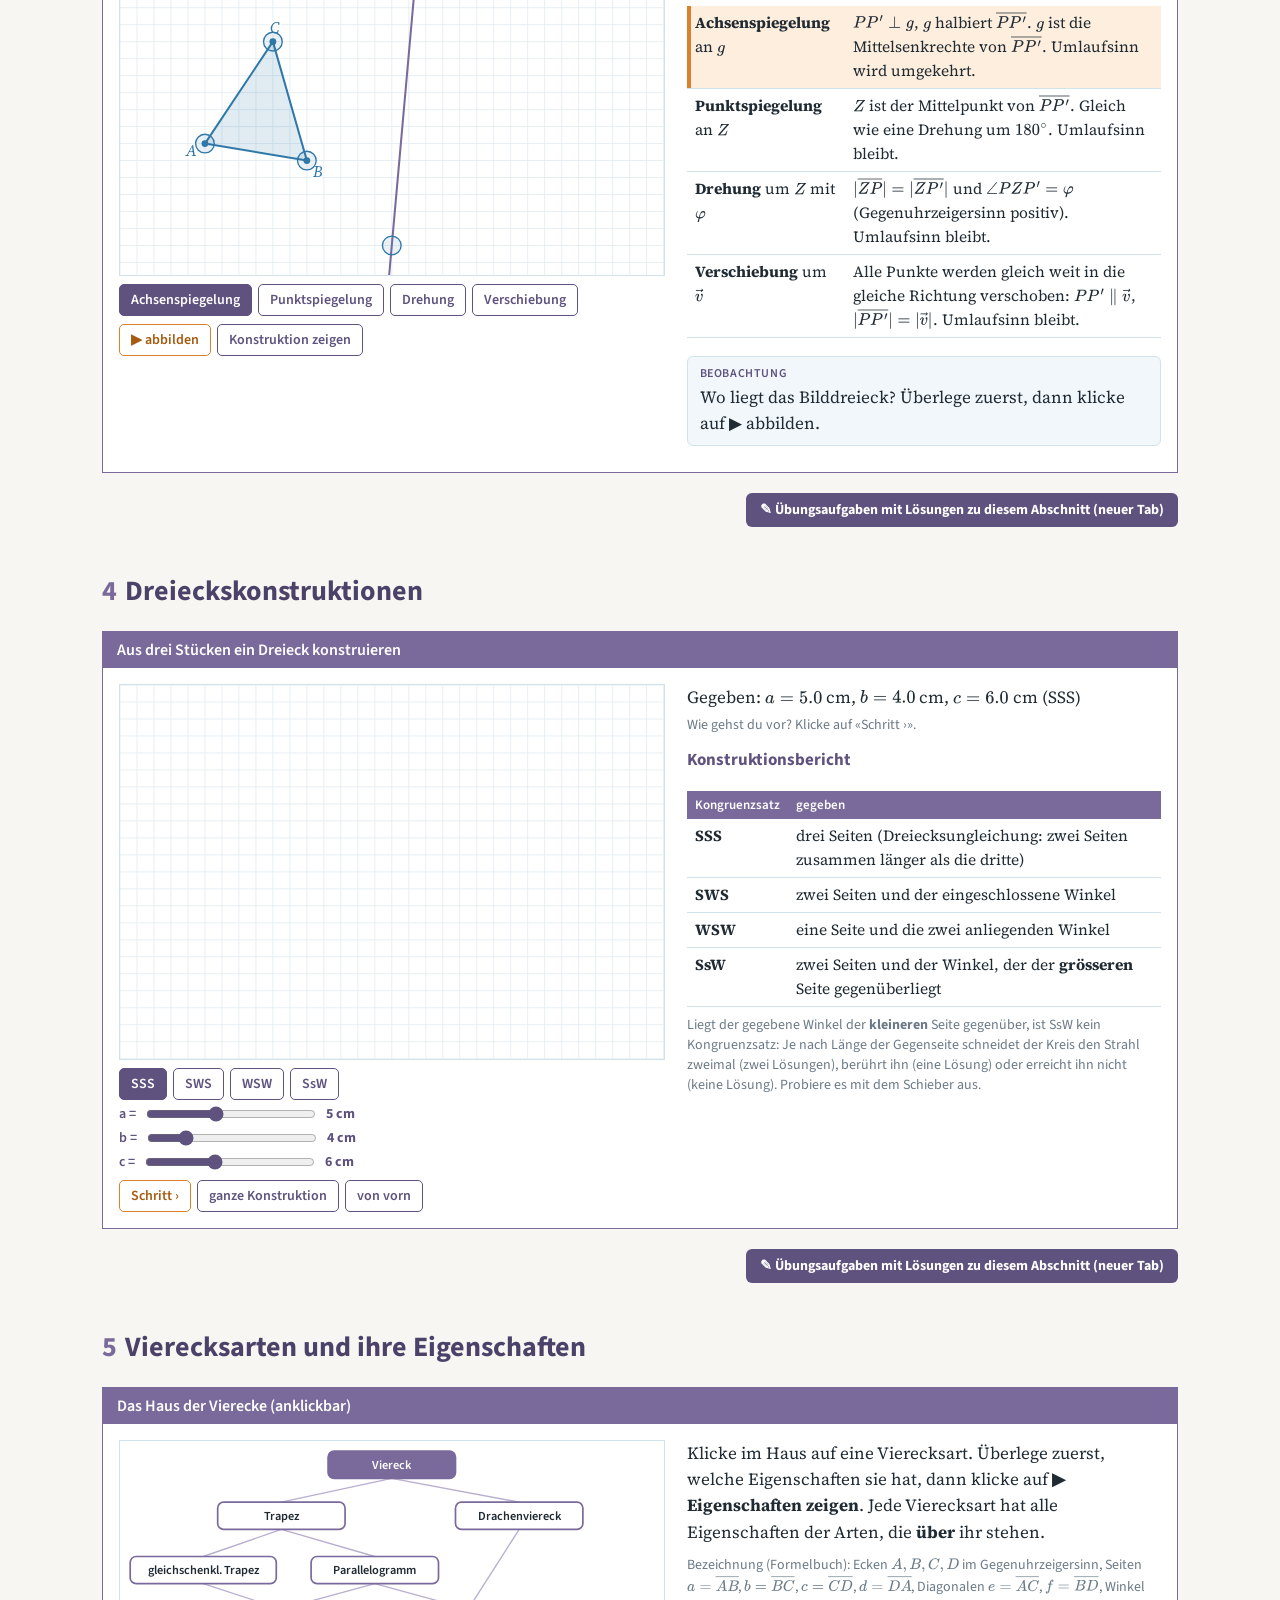
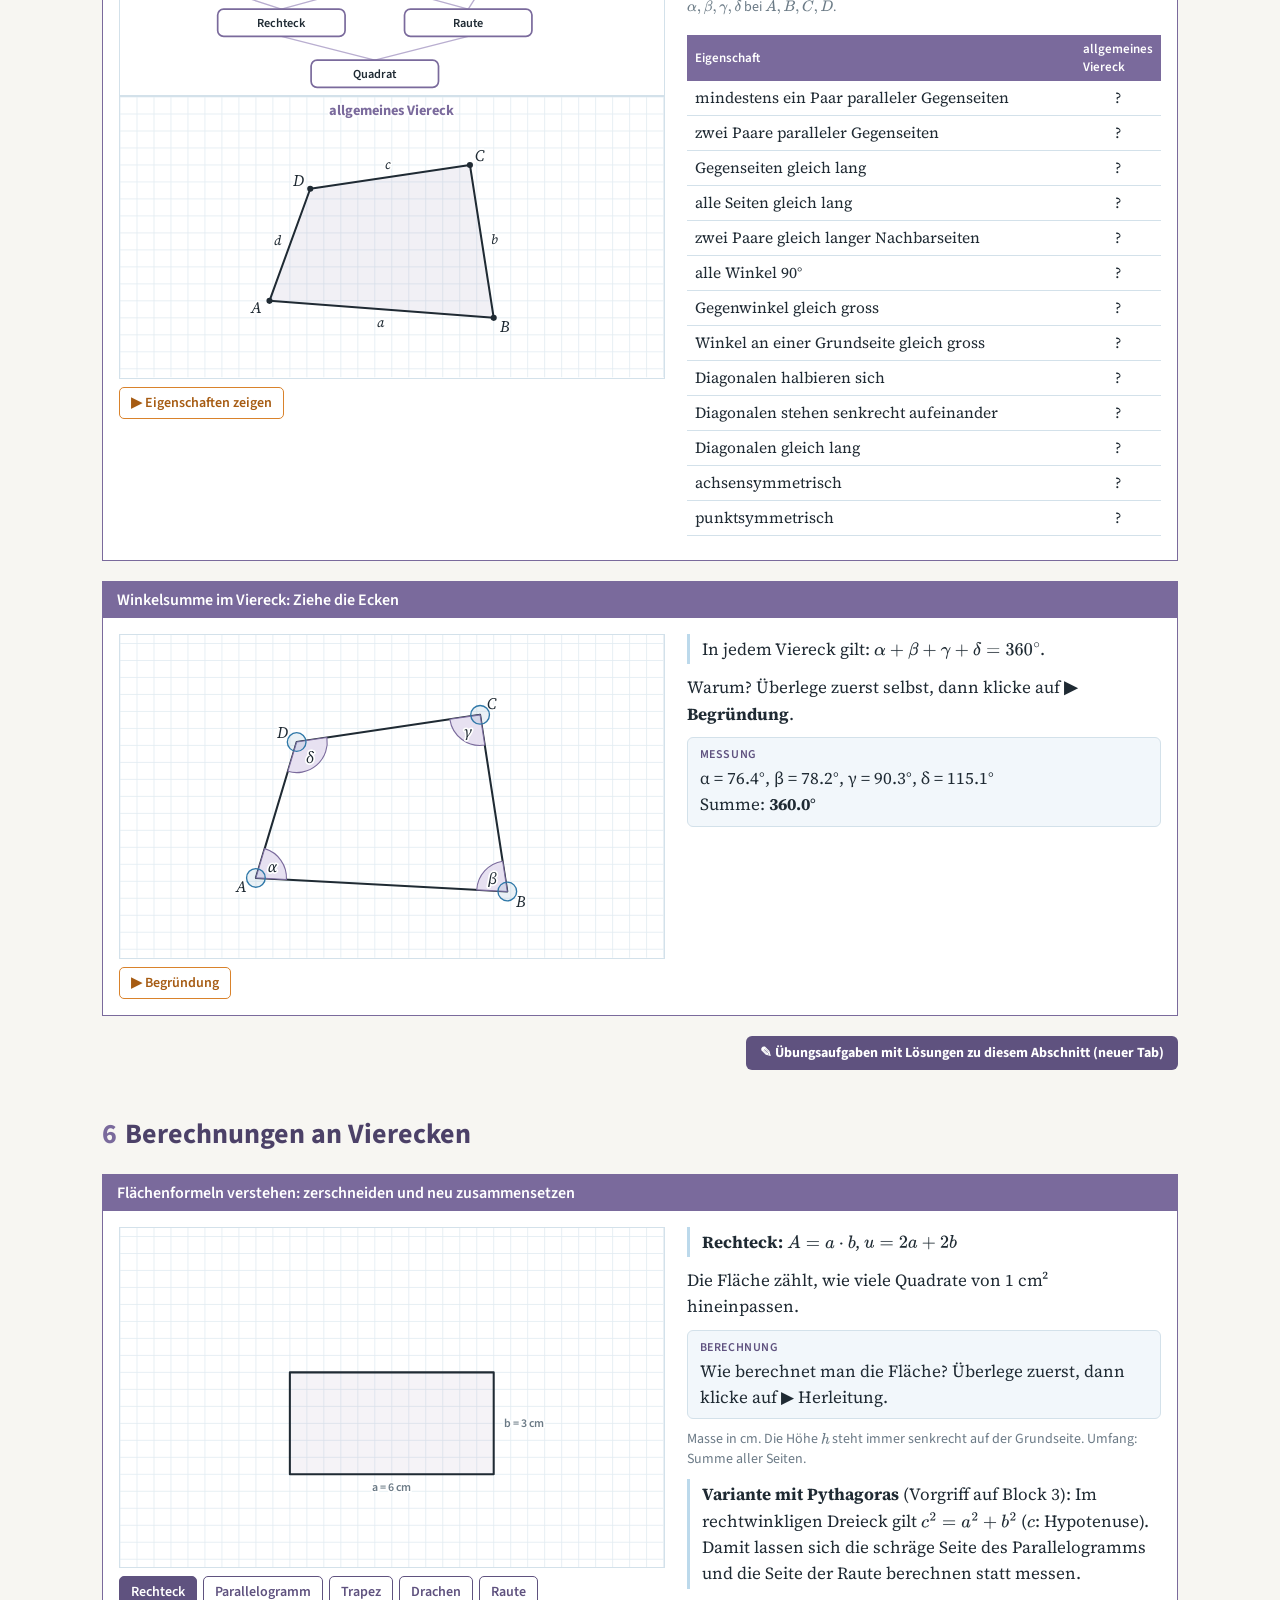
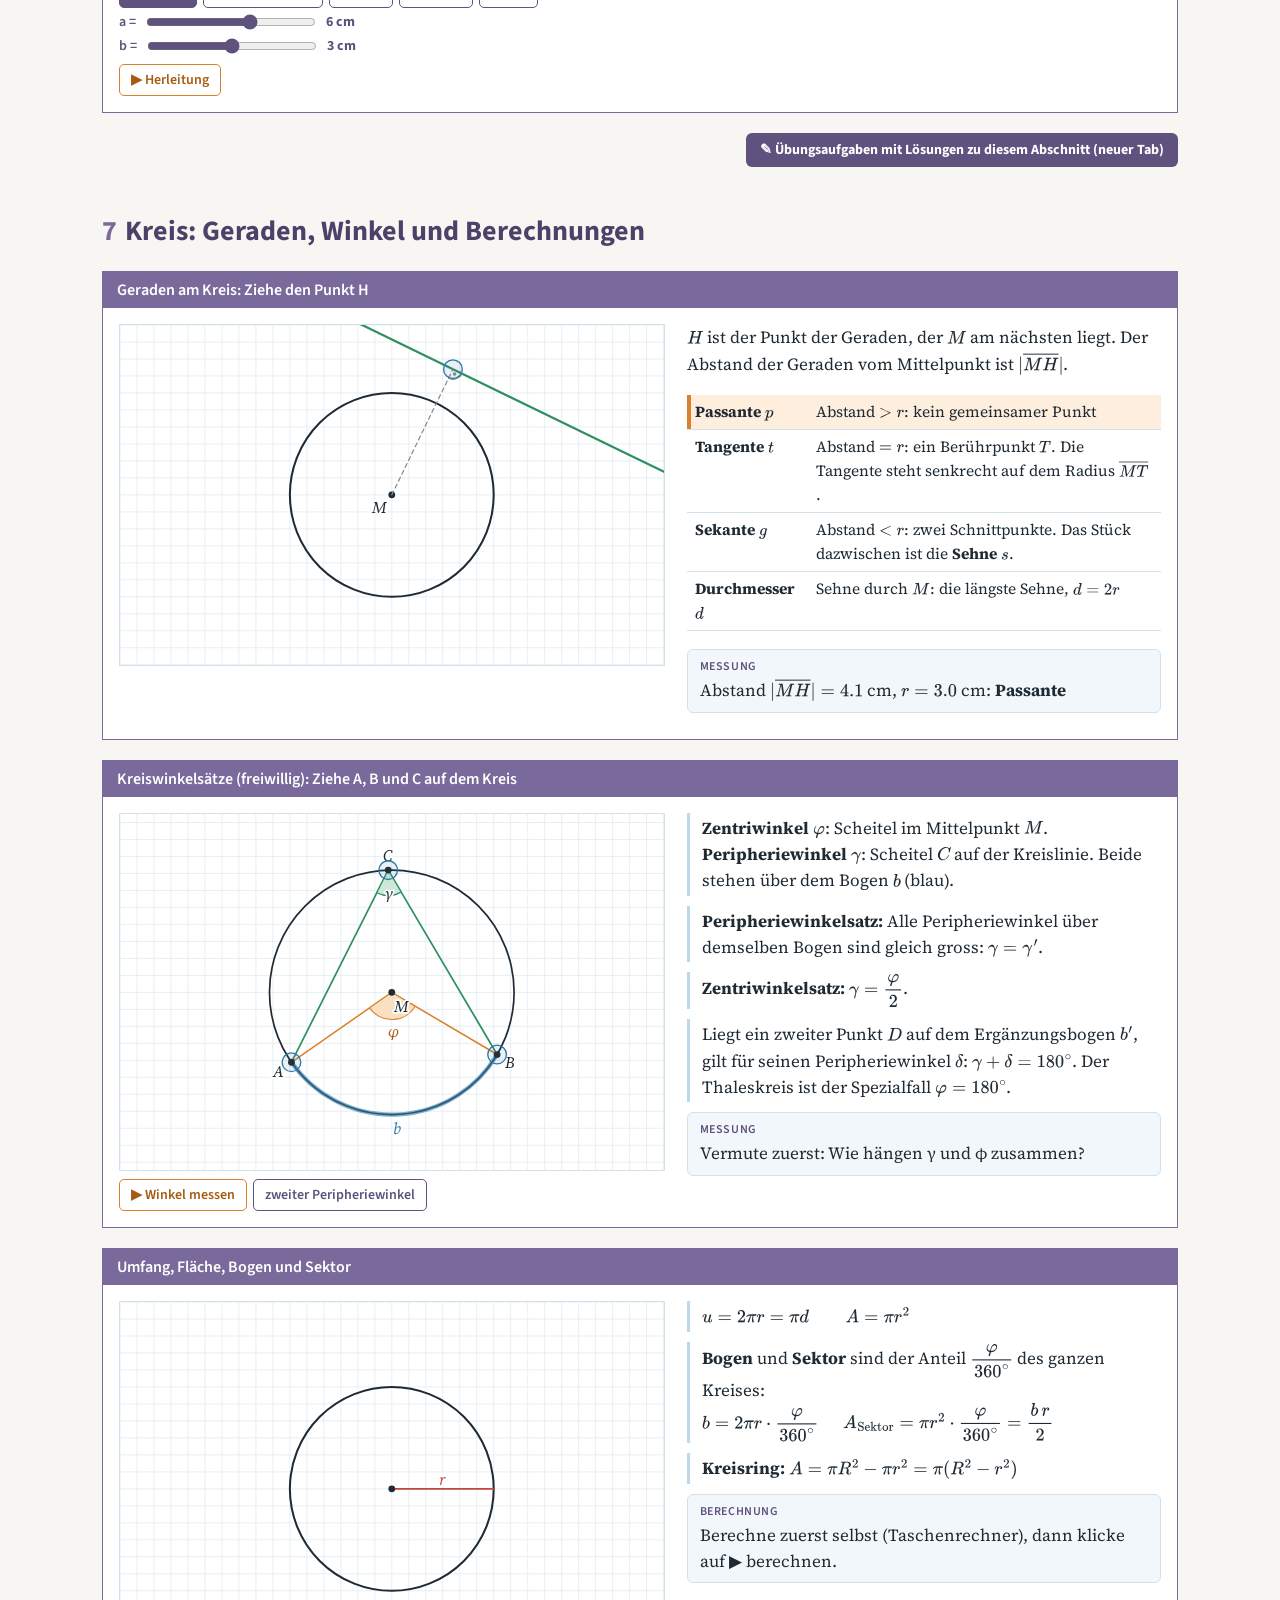
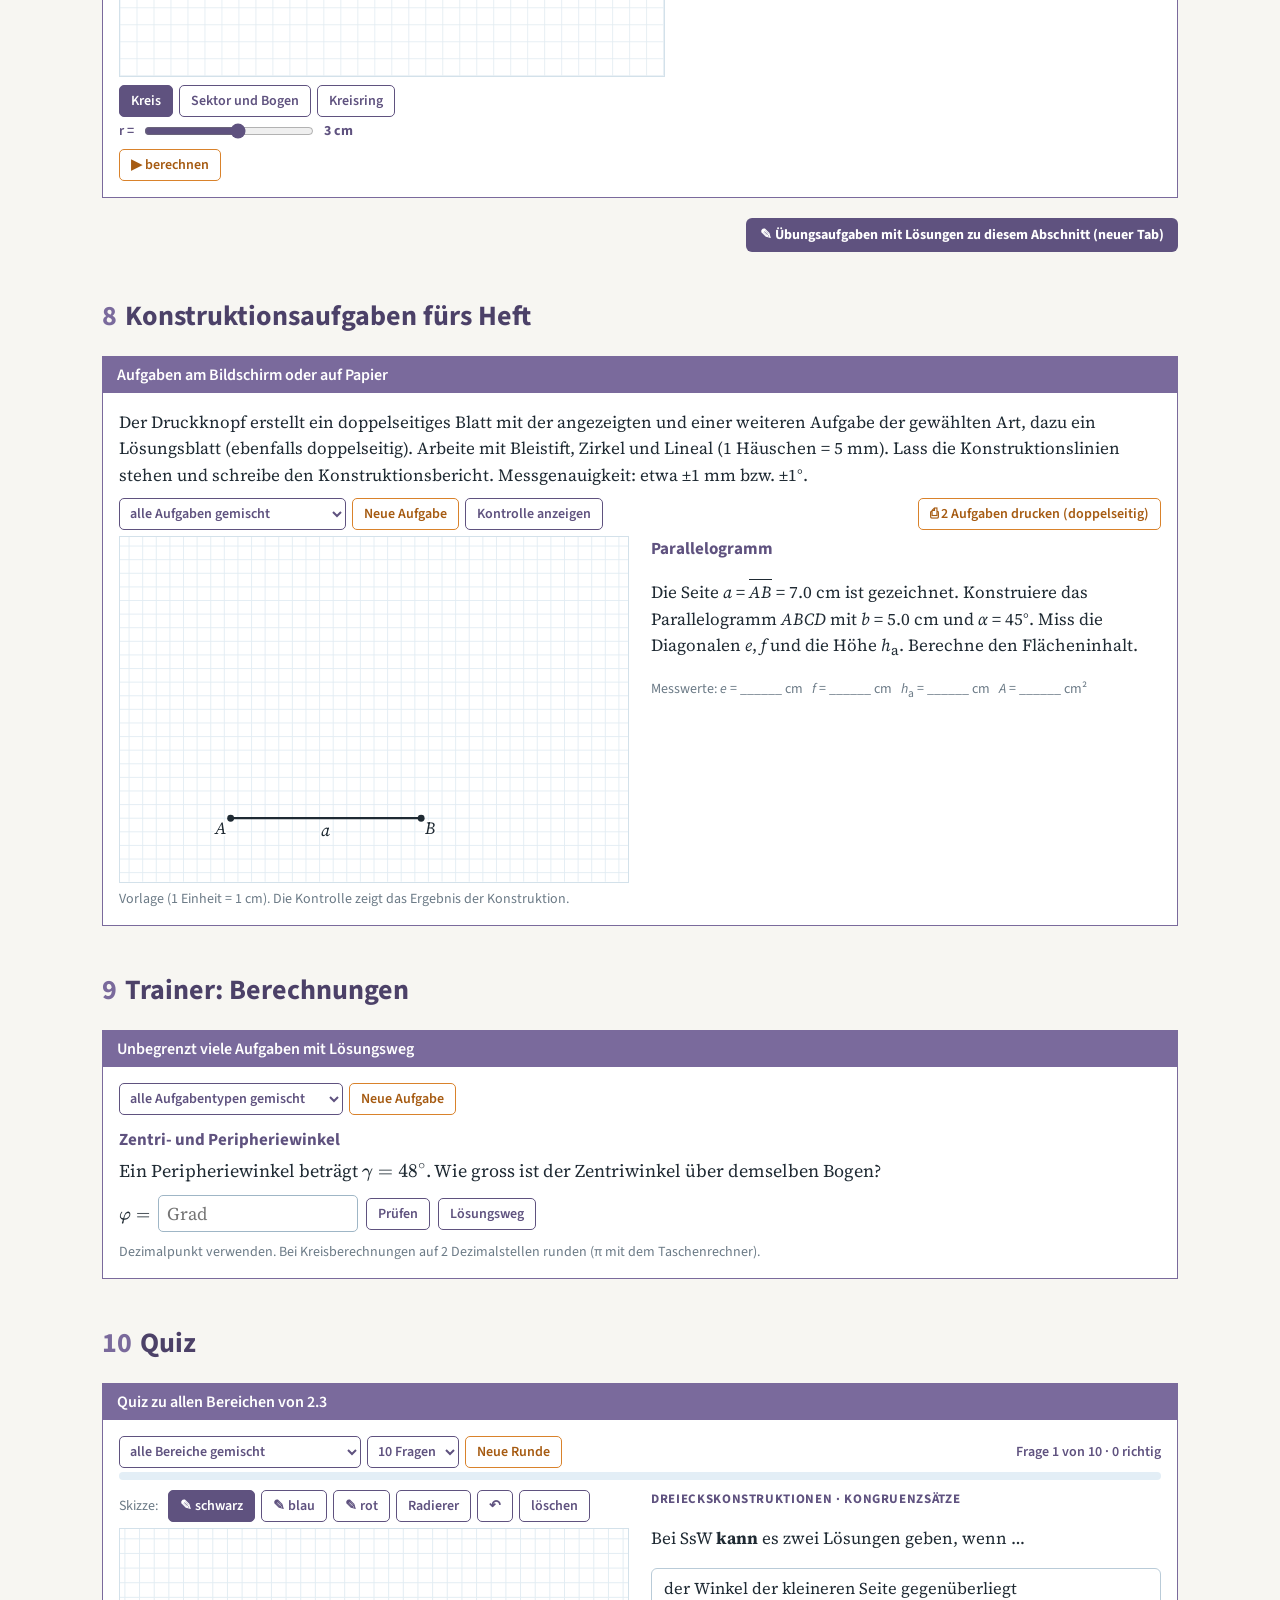
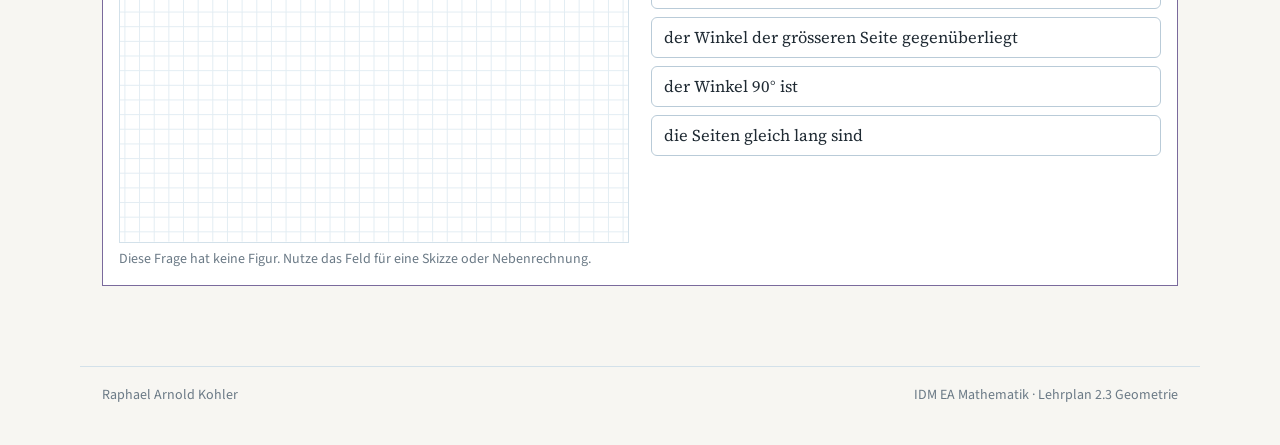
<file: 2-3.html>
<!DOCTYPE html>
<html lang="de-CH">
<head>
<meta charset="utf-8">
<meta name="viewport" content="width=device-width, initial-scale=1">
<title>2.3 Geometrie – Unterrichtsblock 2</title>
<link rel="stylesheet" href="schriften.css">
<script>
window.MathJax={tex:{inlineMath:[['\\(','\\)']],displayMath:[['\\[','\\]']]},svg:{fontCache:'global'},startup:{typeset:true}};
</script>
<script defer src="vendor/mathjax/tex-svg.js"></script>
<link rel="stylesheet" href="common.css">
<style>
.prop td:nth-child(n+2){text-align:center;width:13%}
.prop td.y{color:var(--gr);font-weight:700}.prop td.n{color:#c6d1d9}
.prop tr.hl td{background:#f3eefa}
.sld{display:flex;align-items:center;gap:8px;font:600 14px "Source Sans 3",sans-serif;color:var(--kopf-d);margin:4px 0}
.sld input{width:170px}.sld b{min-width:54px;display:inline-block}
</style>
</head>
<body class="b2g">
<div class="blocknav"><div class="in"><span class="bl">Block 1</span><a href="index.html">Übersicht</a><a href="1-1.html">1.1</a><a href="1-2.html">1.2</a><a href="1-3.html">1.3</a><span class="bl">Block 2</span><a href="index2.html">Übersicht</a><a href="2-1.html">2.1 Bruchterme</a><a href="2-2.html">2.2 Gleichungen</a><a href="2-3.html" class="on">2.3 Geometrie</a></div></div>
<header class="kopf">
  <div class="kopf-in">
    <div class="crumb">IDM EA Mathematik · Unterrichtsblock 2 · 2.3 Geometrie</div>
    <h1>Ortslinien, Thaleskreis, Dreiecks- und Viereckskonstruktionen, Kreis</h1>
    <p class="lead">Aufbauend auf den Grundkonstruktionen aus <a href="1-3.html#konstruktionen" style="color:#fff">1.3</a>. Punkte mit <span style="color:#cfe0f5">blauem Ring</span> lassen sich ziehen. Das Raster entspricht Heftkaros: 1 Häuschen = 5 mm, 2 Häuschen = 1 cm. Konstruktionen starten erst auf Klick: Überlege zuerst, wie du vorgehen würdest.</p>
  </div>
</header>
<nav class="top"><div class="in">
  <a href="#ortslinien">1 Ortslinien</a><a href="#thales">2 Thaleskreis</a><a href="#kongruenz">3 Abbildungen</a><a href="#dreieck">4 Dreiecke</a><a href="#vierecke">5 Vierecke</a><a href="#flaechen">6 Berechnungen</a><a href="#kreis">7 Kreis</a><a href="#heft">8 Aufgaben drucken</a><a href="#training">9 Trainer</a><a href="#quiz">10 Quiz</a>
</div></nav>
<div class="register">Geometrie</div>
<main>

<!-- ================= 1 ORTSLINIEN ================= -->
<section id="ortslinien">
<h2><span class="nr">1</span>Ortslinien</h2>
<div class="kasten">
  <h3>Ortslinien entdecken: Ziehe den Punkt P</h3>
  <div class="inhalt">
    <div class="fig" id="f1">
      <div class="ctrl"><button class="btn on" data-o="k">Kreis</button><button class="btn" data-o="m">Mittelsenkrechte</button><button class="btn" data-o="w">Winkelhalbierende</button><button class="btn" data-o="p">Parallelenpaar</button></div>
      <div class="ctrl"><button class="btn play" id="o1show">▶ Ortslinie zeigen</button><button class="btn" id="o1clr">Spur löschen</button></div>
    </div>
    <div class="txt">
      <p>Eine <b>Ortslinie</b> ist die Menge <b>aller</b> Punkte, die eine bestimmte Bedingung erfüllen. Ziehe P. Erfüllt P die Bedingung, wird er grün und hinterlässt eine Spur. Welche Linie entsteht?</p>
      <div class="tw"><table class="t" id="o1tab">
        <tr data-o="k"><td><b>Kreis</b> \(k(M;\,r)\)</td><td>alle Punkte mit dem Abstand \(r\) von \(M\)</td></tr>
        <tr data-o="m"><td><b>Mittelsenkrechte</b> \(m_{AB}\)</td><td>alle Punkte, die von \(A\) und \(B\) gleich weit entfernt sind</td></tr>
        <tr data-o="w"><td><b>Winkelhalbierende</b> \(w_1,\,w_2\)</td><td>alle Punkte, die von zwei sich schneidenden Geraden \(g\) und \(h\) gleich weit entfernt sind (bei einem Winkel: von den beiden Schenkeln)</td></tr>
        <tr data-o="p"><td><b>Parallelenpaar</b> \(p_1,\,p_2\)</td><td>alle Punkte mit dem Abstand \(d\) von der Geraden \(g\)</td></tr>
      </table></div>
      <div class="live"><span class="k">Messung</span><span id="r1">–</span></div>
    </div>
  </div>
</div>

<div class="kasten">
  <h3>Punkte mit zwei Bedingungen: zwei Ortslinien schneiden</h3>
  <div class="inhalt">
    <div class="fig" id="f2">
      <div class="ctrl"><select class="sel" id="o2sel"></select><button class="btn play" id="o2step">Schritt ›</button><button class="btn" id="o2back">von vorn</button></div>
    </div>
    <div class="txt">
      <p id="o2q" style="font-size:17px"></p>
      <p class="sans" style="font-weight:700;color:var(--kopf-d);margin:8px 0 2px">Konstruktionsbericht</p>
      <ol class="ksteps" id="o2rep"></ol>
      <p class="hint">Jede Bedingung liefert eine Ortslinie. Die gesuchten Punkte liegen auf <b>beiden</b> Ortslinien, also in ihrem Schnitt \(\cap\). Es kann keine, eine oder mehrere Lösungen geben.</p>
    </div>
  </div>
</div>

<div class="kasten">
  <h3>Winkel konstruieren</h3>
  <div class="inhalt voll">
    <p>Mit Zirkel und Lineal lassen sich \(90^\circ\) (Senkrechte) und \(60^\circ\) (gleichseitiges Dreieck) konstruieren. Durch <b>Halbieren</b>, <b>Addieren</b> und <b>Subtrahieren</b> entstehen viele weitere Winkel. Die Animationen zu \(90^\circ\), \(60^\circ\) und \(30^\circ\) findest du in <a href="1-3.html#konstruktionen">1.3 Grundkonstruktionen</a>.</p>
    <div class="tw"><table class="t">
      <tr><th>Winkel</th><th>Konstruktion</th><th>Winkel</th><th>Konstruktion</th></tr>
      <tr><td>\(90^\circ\)</td><td>Senkrechte errichten</td><td>\(120^\circ\)</td><td>\(180^\circ-60^\circ\) (Nebenwinkel) oder \(2\cdot60^\circ\)</td></tr>
      <tr><td>\(60^\circ\)</td><td>gleichseitiges Dreieck</td><td>\(135^\circ\)</td><td>\(90^\circ+45^\circ\)</td></tr>
      <tr><td>\(45^\circ\)</td><td>\(90^\circ\) halbieren</td><td>\(150^\circ\)</td><td>\(180^\circ-30^\circ\)</td></tr>
      <tr><td>\(30^\circ\)</td><td>\(60^\circ\) halbieren</td><td>\(75^\circ\)</td><td>\(60^\circ+15^\circ\) oder \(45^\circ+30^\circ\)</td></tr>
      <tr><td>\(15^\circ\)</td><td>\(30^\circ\) halbieren</td><td>\(105^\circ\)</td><td>\(90^\circ+15^\circ\) oder \(60^\circ+45^\circ\)</td></tr>
    </table></div>
  </div>
</div>
<p class="auflink"><a href="aufgaben-23.html#ortslinien" target="_blank" rel="noopener">✎ Übungsaufgaben mit Lösungen zu diesem Abschnitt (neuer Tab)</a></p>
</section>

<!-- ================= 2 THALES ================= -->
<section id="thales">
<h2><span class="nr">2</span>Der Thaleskreis</h2>
<div class="kasten">
  <h3>Satz des Thales: Ziehe den Punkt C</h3>
  <div class="inhalt">
    <div class="fig" id="f3">
      <div class="ctrl"><button class="btn play" id="t3step">▶ Beweis Schritt ›</button><button class="btn" id="t3back">Beweis ausblenden</button></div>
    </div>
    <div class="txt">
      <p class="def"><b>Satz des Thales:</b> Liegt ein Punkt \(C\) auf dem Kreis mit dem Durchmesser \(\overline{AB}\), so ist der Winkel \(\angle BCA=\gamma=90^\circ\).</p>
      <p class="def"><b>Umkehrung:</b> Hat das Dreieck \(ABC\) bei \(C\) einen rechten Winkel, so liegt \(C\) auf dem Kreis über \(\overline{AB}\).</p>
      <p>Liegt \(C\) <b>innerhalb</b> des Kreises, ist \(\gamma>90^\circ\), liegt \(C\) <b>ausserhalb</b>, ist \(\gamma<90^\circ\).</p>
      <div class="live"><span class="k">Messung und Beweis</span><span id="r3">–</span></div>
    </div>
  </div>
</div>
<div class="kasten">
  <h3>Anwendung: Tangenten von einem Punkt an einen Kreis</h3>
  <div class="inhalt">
    <div class="fig" id="f4">
      <div class="ctrl"><button class="btn play" id="t4step">Schritt ›</button><button class="btn" id="t4back">von vorn</button></div>
    </div>
    <div class="txt">
      <p>Gegeben: Kreis \(k(M;\,r)\) und Punkt \(P\) ausserhalb. Gesucht: die Tangenten von \(P\) an \(k\). Ziehe \(P\) und \(M\).</p>
      <p class="def"><b>Idee:</b> Eine Tangente steht im Berührpunkt \(T\) senkrecht auf dem Radius \(\overline{MT}\). Also ist \(\angle MTP=90^\circ\), und \(T\) liegt auf dem Thaleskreis über \(\overline{MP}\).</p>
      <p class="sans" style="font-weight:700;color:var(--kopf-d);margin:8px 0 2px">Konstruktionsbericht</p>
      <ol class="ksteps" id="t4rep"></ol>
    </div>
  </div>
</div>
<p class="auflink"><a href="aufgaben-23.html#thales" target="_blank" rel="noopener">✎ Übungsaufgaben mit Lösungen zu diesem Abschnitt (neuer Tab)</a></p>
</section>

<!-- ================= 3 KONGRUENZABBILDUNGEN ================= -->
<section id="kongruenz">
<h2><span class="nr">3</span>Kongruenzabbildungen <span style="font-size:.6em;color:var(--grau)">(freiwillig)</span></h2>
<div class="kasten">
  <h3>Spiegeln, drehen, verschieben: Ziehe das Dreieck und die blauen Punkte</h3>
  <div class="inhalt">
    <div class="fig" id="f12">
      <div class="ctrl"><button class="btn on" data-g="as">Achsenspiegelung</button><button class="btn" data-g="ps">Punktspiegelung</button><button class="btn" data-g="dr">Drehung</button><button class="btn" data-g="vs">Verschiebung</button></div>
      <div id="g12sl"></div>
      <div class="ctrl"><button class="btn play" id="g12go">▶ abbilden</button><button class="btn" id="g12k">Konstruktion zeigen</button></div>
    </div>
    <div class="txt">
      <p>Eine <b>Kongruenzabbildung</b> ordnet jedem Punkt \(P\) einen Bildpunkt \(P'\) zu. Bild und Original sind <b>deckungsgleich</b> (kongruent): gleiche Seitenlängen, gleiche Winkel.</p>
      <div class="tw"><table class="t" id="g12tab">
        <tr data-g="as"><td><b>Achsenspiegelung</b> an \(g\)</td><td>\(PP'\perp g\), \(g\) halbiert \(\overline{PP'}\). \(g\) ist die Mittelsenkrechte von \(\overline{PP'}\). Umlaufsinn wird umgekehrt.</td></tr>
        <tr data-g="ps"><td><b>Punktspiegelung</b> an \(Z\)</td><td>\(Z\) ist der Mittelpunkt von \(\overline{PP'}\). Gleich wie eine Drehung um \(180^\circ\). Umlaufsinn bleibt.</td></tr>
        <tr data-g="dr"><td><b>Drehung</b> um \(Z\) mit \(\varphi\)</td><td>\(|\overline{ZP}|=|\overline{ZP'}|\) und \(\angle PZP'=\varphi\) (Gegenuhrzeigersinn positiv). Umlaufsinn bleibt.</td></tr>
        <tr data-g="vs"><td><b>Verschiebung</b> um \(\vec v\)</td><td>Alle Punkte werden gleich weit in die gleiche Richtung verschoben: \(PP'\parallel\vec v\), \(|\overline{PP'}|=|\vec v|\). Umlaufsinn bleibt.</td></tr>
      </table></div>
      <div class="live"><span class="k">Beobachtung</span><span id="r12">–</span></div>
    </div>
  </div>
</div>
<p class="auflink"><a href="aufgaben-23.html#kongruenz" target="_blank" rel="noopener">✎ Übungsaufgaben mit Lösungen zu diesem Abschnitt (neuer Tab)</a></p>
</section>

<!-- ================= 4 DREIECKSKONSTRUKTIONEN ================= -->
<section id="dreieck">
<h2><span class="nr">4</span>Dreieckskonstruktionen</h2>
<div class="kasten">
  <h3>Aus drei Stücken ein Dreieck konstruieren</h3>
  <div class="inhalt">
    <div class="fig" id="f5">
      <div class="ctrl"><button class="btn on" data-k="sss">SSS</button><button class="btn" data-k="sws">SWS</button><button class="btn" data-k="wsw">WSW</button><button class="btn" data-k="ssw">SsW</button></div>
      <div id="d5sl"></div>
      <div class="ctrl"><button class="btn play" id="d5step">Schritt ›</button><button class="btn" id="d5all">ganze Konstruktion</button><button class="btn" id="d5back">von vorn</button></div>
    </div>
    <div class="txt">
      <p id="d5q" style="font-size:17px"></p>
      <p class="sans" style="font-weight:700;color:var(--kopf-d);margin:8px 0 2px">Konstruktionsbericht</p>
      <ol class="ksteps" id="d5rep"></ol>
      <div class="tw"><table class="t">
        <tr><th>Kongruenzsatz</th><th>gegeben</th></tr>
        <tr><td><b>SSS</b></td><td>drei Seiten (Dreiecksungleichung: zwei Seiten zusammen länger als die dritte)</td></tr>
        <tr><td><b>SWS</b></td><td>zwei Seiten und der eingeschlossene Winkel</td></tr>
        <tr><td><b>WSW</b></td><td>eine Seite und die zwei anliegenden Winkel</td></tr>
        <tr><td><b>SsW</b></td><td>zwei Seiten und der Winkel, der der <b>grösseren</b> Seite gegenüberliegt</td></tr>
      </table></div>
      <p class="hint">Liegt der gegebene Winkel der <b>kleineren</b> Seite gegenüber, ist SsW kein Kongruenzsatz: Je nach Länge der Gegenseite schneidet der Kreis den Strahl zweimal (zwei Lösungen), berührt ihn (eine Lösung) oder erreicht ihn nicht (keine Lösung). Probiere es mit dem Schieber aus.</p>
    </div>
  </div>
</div>
<p class="auflink"><a href="aufgaben-23.html#dreieck" target="_blank" rel="noopener">✎ Übungsaufgaben mit Lösungen zu diesem Abschnitt (neuer Tab)</a></p>
</section>

<!-- ================= 4 VIERECKE ================= -->
<section id="vierecke">
<h2><span class="nr">5</span>Vierecksarten und ihre Eigenschaften</h2>
<div class="kasten">
  <h3>Das Haus der Vierecke (anklickbar)</h3>
  <div class="inhalt">
    <div>
      <div class="fig" id="f6a"></div>
      <div class="fig" id="f6"><div class="ctrl"><button class="btn play" id="v6show">▶ Eigenschaften zeigen</button></div></div>
    </div>
    <div class="txt">
      <p>Klicke im Haus auf eine Vierecksart. Überlege zuerst, welche Eigenschaften sie hat, dann klicke auf <b>▶ Eigenschaften zeigen</b>. Jede Vierecksart hat alle Eigenschaften der Arten, die <b>über</b> ihr stehen.</p>
      <p class="hint">Bezeichnung (Formelbuch): Ecken \(A,B,C,D\) im Gegenuhrzeigersinn, Seiten \(a=\overline{AB}\), \(b=\overline{BC}\), \(c=\overline{CD}\), \(d=\overline{DA}\), Diagonalen \(e=\overline{AC}\), \(f=\overline{BD}\), Winkel \(\alpha,\beta,\gamma,\delta\) bei \(A,B,C,D\).</p>
      <div class="tw"><table class="t prop" id="v6tab"></table></div>
    </div>
  </div>
</div>
<div class="kasten">
  <h3>Winkelsumme im Viereck: Ziehe die Ecken</h3>
  <div class="inhalt">
    <div class="fig" id="f7"><div class="ctrl"><button class="btn play" id="v7show">▶ Begründung</button></div></div>
    <div class="txt">
      <p class="def">In jedem Viereck gilt: \(\alpha+\beta+\gamma+\delta=360^\circ\).</p>
      <p>Warum? Überlege zuerst selbst, dann klicke auf <b>▶ Begründung</b>.</p>
      <div class="live"><span class="k">Messung</span><span id="r7">–</span></div>
    </div>
  </div>
</div>
<p class="auflink"><a href="aufgaben-23.html#vierecke" target="_blank" rel="noopener">✎ Übungsaufgaben mit Lösungen zu diesem Abschnitt (neuer Tab)</a></p>
</section>

<!-- ================= 5 FLÄCHEN ================= -->
<section id="flaechen">
<h2><span class="nr">6</span>Berechnungen an Vierecken</h2>
<div class="kasten">
  <h3>Flächenformeln verstehen: zerschneiden und neu zusammensetzen</h3>
  <div class="inhalt">
    <div class="fig" id="f8">
      <div class="ctrl"><button class="btn on" data-f="re">Rechteck</button><button class="btn" data-f="pa">Parallelogramm</button><button class="btn" data-f="tr">Trapez</button><button class="btn" data-f="dr">Drachen</button><button class="btn" data-f="ra">Raute</button></div>
      <div id="a8sl"></div>
      <div class="ctrl"><button class="btn play" id="a8play">▶ Herleitung</button></div>
    </div>
    <div class="txt">
      <div id="a8txt"></div>
      <div class="live"><span class="k">Berechnung</span><span id="r8">–</span></div>
      <p class="hint">Masse in cm. Die Höhe \(h\) steht immer senkrecht auf der Grundseite. Umfang: Summe aller Seiten.</p>
      <p class="def"><b>Variante mit Pythagoras</b> (Vorgriff auf Block 3): Im rechtwinkligen Dreieck gilt \(c^2=a^2+b^2\) (\(c\): Hypotenuse). Damit lassen sich die schräge Seite des Parallelogramms und die Seite der Raute berechnen statt messen.</p>
    </div>
  </div>
</div>
<p class="auflink"><a href="aufgaben-23.html#flaechen" target="_blank" rel="noopener">✎ Übungsaufgaben mit Lösungen zu diesem Abschnitt (neuer Tab)</a></p>
</section>

<!-- ================= 6 KREIS ================= -->
<section id="kreis">
<h2><span class="nr">7</span>Kreis: Geraden, Winkel und Berechnungen</h2>
<div class="kasten">
  <h3>Geraden am Kreis: Ziehe den Punkt H</h3>
  <div class="inhalt">
    <div class="fig" id="f9"></div>
    <div class="txt">
      <p>\(H\) ist der Punkt der Geraden, der \(M\) am nächsten liegt. Der Abstand der Geraden vom Mittelpunkt ist \(|\overline{MH}|\).</p>
      <div class="tw"><table class="t" id="k9tab">
        <tr data-g="p"><td><b>Passante</b> \(p\)</td><td>Abstand \(>r\): kein gemeinsamer Punkt</td></tr>
        <tr data-g="t"><td><b>Tangente</b> \(t\)</td><td>Abstand \(=r\): ein Berührpunkt \(T\). Die Tangente steht senkrecht auf dem Radius \(\overline{MT}\).</td></tr>
        <tr data-g="s"><td><b>Sekante</b> \(g\)</td><td>Abstand \(\lt r\): zwei Schnittpunkte. Das Stück dazwischen ist die <b>Sehne</b> \(s\).</td></tr>
        <tr data-g="d"><td><b>Durchmesser</b> \(d\)</td><td>Sehne durch \(M\): die längste Sehne, \(d=2r\)</td></tr>
      </table></div>
      <div class="live"><span class="k">Messung</span><span id="r9">–</span></div>
    </div>
  </div>
</div>
<div class="kasten">
  <h3>Kreiswinkelsätze (freiwillig): Ziehe A, B und C auf dem Kreis</h3>
  <div class="inhalt">
    <div class="fig" id="f10"><div class="ctrl"><button class="btn play" id="k10show">▶ Winkel messen</button><button class="btn" id="k10c2">zweiter Peripheriewinkel</button></div></div>
    <div class="txt">
      <p class="def"><b>Zentriwinkel</b> \(\varphi\): Scheitel im Mittelpunkt \(M\). <b>Peripheriewinkel</b> \(\gamma\): Scheitel \(C\) auf der Kreislinie. Beide stehen über dem Bogen \(b\) (blau).</p>
      <p class="def"><b>Peripheriewinkelsatz:</b> Alle Peripheriewinkel über demselben Bogen sind gleich gross: \(\gamma=\gamma'\).</p>
      <p class="def"><b>Zentriwinkelsatz:</b> \(\gamma=\dfrac{\varphi}{2}\).</p>
      <p class="def">Liegt ein zweiter Punkt \(D\) auf dem Ergänzungsbogen \(b'\), gilt für seinen Peripheriewinkel \(\delta\): \(\gamma+\delta=180^\circ\). Der Thaleskreis ist der Spezialfall \(\varphi=180^\circ\).</p>
      <div class="live"><span class="k">Messung</span><span id="r10">Vermute zuerst: Wie hängen γ und φ zusammen?</span></div>
    </div>
  </div>
</div>
<div class="kasten">
  <h3>Umfang, Fläche, Bogen und Sektor</h3>
  <div class="inhalt">
    <div class="fig" id="f11">
      <div class="ctrl"><button class="btn on" data-c="kr">Kreis</button><button class="btn" data-c="se">Sektor und Bogen</button><button class="btn" data-c="ri">Kreisring</button></div>
      <div id="c11sl"></div>
      <div class="ctrl"><button class="btn play" id="c11go">▶ berechnen</button></div>
    </div>
    <div class="txt">
      <p class="def">\(u=2\pi r=\pi d\qquad A=\pi r^2\)</p>
      <p class="def"><b>Bogen</b> und <b>Sektor</b> sind der Anteil \(\dfrac{\varphi}{360^\circ}\) des ganzen Kreises:<br>\(b=2\pi r\cdot\dfrac{\varphi}{360^\circ}\) &emsp; \(A_{\text{Sektor}}=\pi r^2\cdot\dfrac{\varphi}{360^\circ}=\dfrac{b\,r}{2}\)</p>
      <p class="def"><b>Kreisring:</b> \(A=\pi R^2-\pi r^2=\pi(R^2-r^2)\)</p>
      <div class="live"><span class="k">Berechnung</span><span id="r11">–</span></div>
    </div>
  </div>
</div>
<p class="auflink"><a href="aufgaben-23.html#kreis" target="_blank" rel="noopener">✎ Übungsaufgaben mit Lösungen zu diesem Abschnitt (neuer Tab)</a></p>
</section>

<!-- ================= 8 KONSTRUKTIONSAUFGABEN ================= -->
<section id="heft">
<h2><span class="nr">8</span>Konstruktionsaufgaben fürs Heft</h2>
<div class="kasten">
  <h3>Aufgaben am Bildschirm oder auf Papier</h3>
  <div class="inhalt voll">
    <p style="margin:0 0 10px">Der Druckknopf erstellt ein doppelseitiges Blatt mit der angezeigten und einer weiteren Aufgabe der gewählten Art, dazu ein Lösungsblatt (ebenfalls doppelseitig). Arbeite mit Bleistift, Zirkel und Lineal (1 Häuschen = 5 mm). Lass die Konstruktionslinien stehen und schreibe den Konstruktionsbericht. Messgenauigkeit: etwa ±1 mm bzw. ±1°.</p>
    <div class="ctrl" style="margin:0 0 12px">
      <select class="sel" id="ktyp">
        <option value="mix">alle Aufgaben gemischt</option>
        <option value="sss">Dreieck SSS</option>
        <option value="sws">Dreieck SWS</option>
        <option value="wsw">Dreieck WSW</option>
        <option value="ssw">Dreieck SsW</option>
        <option value="thales">Rechtwinkliges Dreieck (Thales)</option>
        <option value="tang">Tangenten an einen Kreis</option>
        <option value="orts">Punkte mit zwei Bedingungen</option>
        <option value="para">Parallelogramm</option>
        <option value="spieg">Kongruenzabbildung (freiwillig)</option>
      </select>
      <button class="btn play" id="kneu">Neue Aufgabe</button>
      <button class="btn" id="kshow">Kontrolle anzeigen</button>
      <button class="btn play" id="kprint" style="margin-left:auto" title="Druckt die angezeigte und eine weitere Aufgabe der gewählten Art auf Vorder- und Rückseite, dazu ein Lösungsblatt">⎙ 2 Aufgaben drucken (doppelseitig)</button>
    </div>
    <p class="hint" id="kstat" style="margin:-6px 0 10px;text-align:right"></p>
    <div class="uebung">
      <div class="fig" id="kf"><p class="hint">Vorlage (1 Einheit = 1 cm). Die Kontrolle zeigt das Ergebnis der Konstruktion.</p></div>
      <div>
        <p class="sans" style="font-weight:700;color:var(--kopf-d);margin:0 0 4px" id="kt"></p>
        <div id="kq"></div>
        <div class="loesung" id="kl"></div>
      </div>
    </div>
  </div>
</div>
</section>

<!-- ================= 7 TRAINER ================= -->
<section id="training">
<h2><span class="nr">9</span>Trainer: Berechnungen</h2>
<div class="kasten">
  <h3>Unbegrenzt viele Aufgaben mit Lösungsweg</h3>
  <div class="inhalt voll">
    <div class="ctrl" style="margin:0 0 12px"><select class="sel" id="ttyp"></select><button class="btn play" id="tneu">Neue Aufgabe</button><span class="score" id="tscore"></span></div>
    <p class="sans" style="font-weight:700;color:var(--kopf-d);margin:0 0 4px" id="ttitel"></p>
    <div id="tq" class="trainer-q"></div>
    <div class="antwort"><span id="tziel"></span><input id="tin" class="inp w" autocomplete="off" style="width:200px"><button class="btn" id="tcheck">Prüfen</button><button class="btn" id="tsol">Lösungsweg</button></div>
    <div class="fb" id="tfb"></div>
    <div class="loesung" id="tl"></div>
    <p class="hint">Dezimalpunkt verwenden. Bei Kreisberechnungen auf 2 Dezimalstellen runden (π mit dem Taschenrechner).</p>
  </div>
</div>
</section>

<!-- ================= 8 QUIZ ================= -->
<section id="quiz">
<h2><span class="nr">10</span>Quiz</h2>
<div class="kasten">
  <h3>Quiz zu allen Bereichen von 2.3</h3>
  <div class="inhalt voll">
    <div class="ctrl" style="margin:0 0 4px"><select class="sel" id="qarea"></select>
      <select class="sel" id="qn"><option value="5">5 Fragen</option><option value="10" selected>10 Fragen</option><option value="15">15 Fragen</option><option value="20">20 Fragen</option></select>
      <button class="btn play" id="qneu">Neue Runde</button><span class="score" id="qstat" style="margin-left:auto"></span></div>
    <div class="bar"><div id="qbar" style="width:0"></div></div>
    <div class="uebung">
      <div><div class="ctrl" id="qsk" style="margin:0 0 6px"></div><div class="qbox" id="qbox"></div><p class="hint" id="qhint"></p></div>
      <div><p class="qtopic" id="qtop"></p><div id="qq"></div><div class="opts" id="qo"></div><div id="qfb"></div><div class="ctrl"><button class="btn" id="qnext" hidden>Nächste Frage ›</button></div></div>
    </div>
  </div>
</div>
</section>
</main>
<footer><span>Raphael Arnold Kohler</span><span>IDM EA Mathematik · Lehrplan 2.3 Geometrie</span></footer>

<script src="common.js"></script>
<script src="b2.js"></script>
<script src="quiz-23.js"></script>
<script src="2-3.js"></script>
<script src="nav.js"></script>
</body>
</html>
</file>
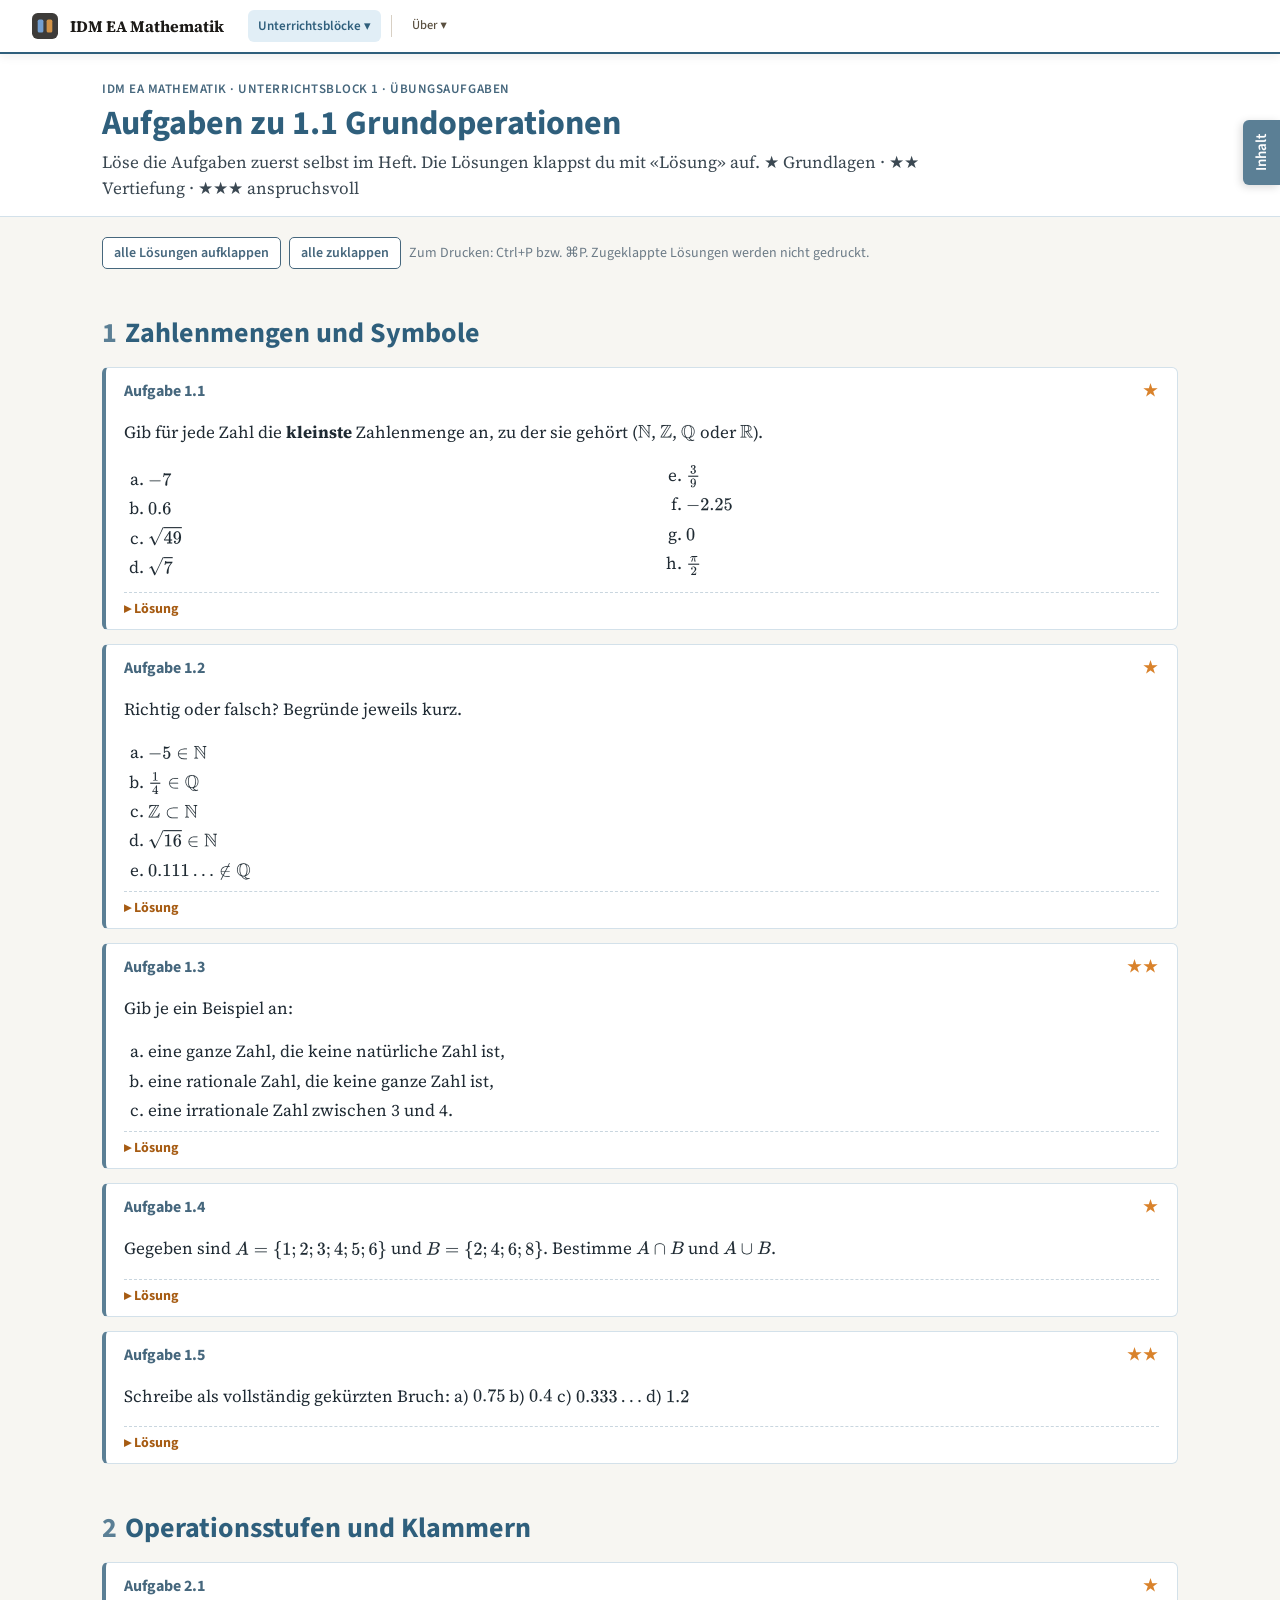
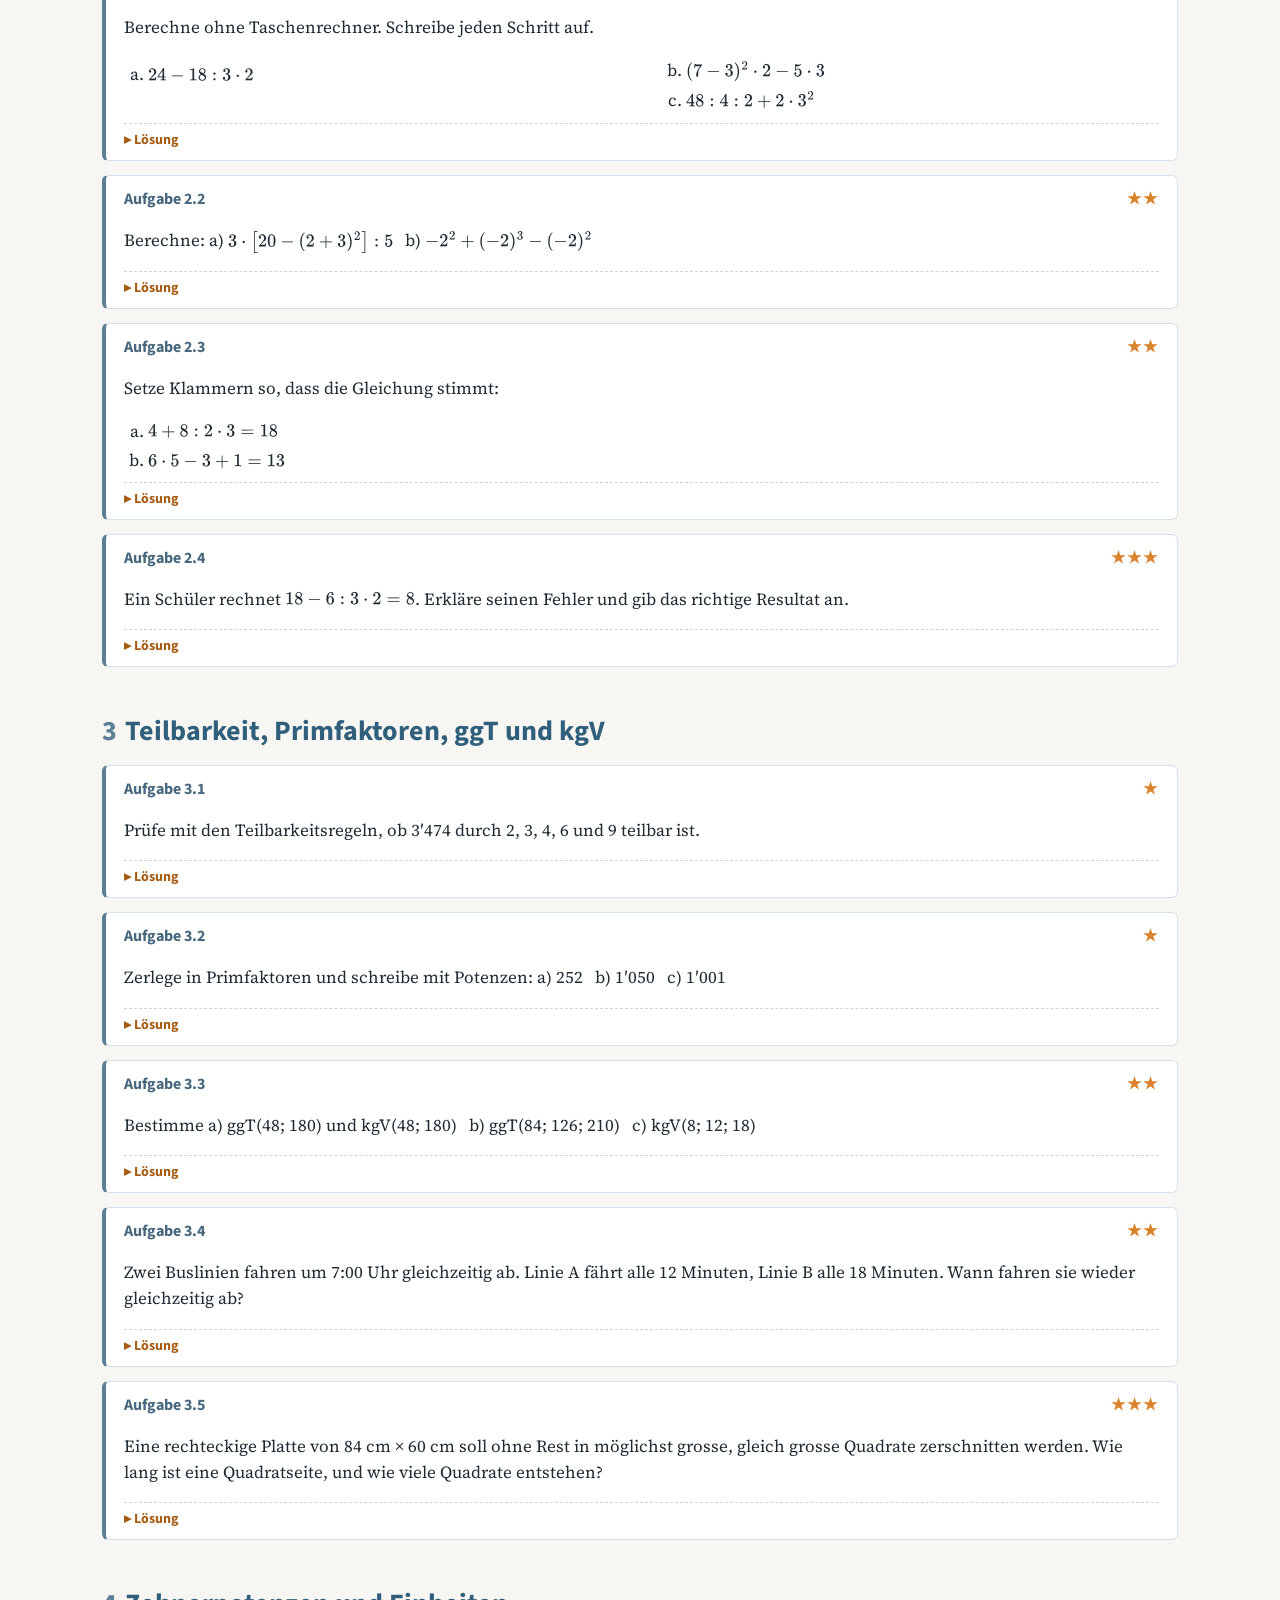
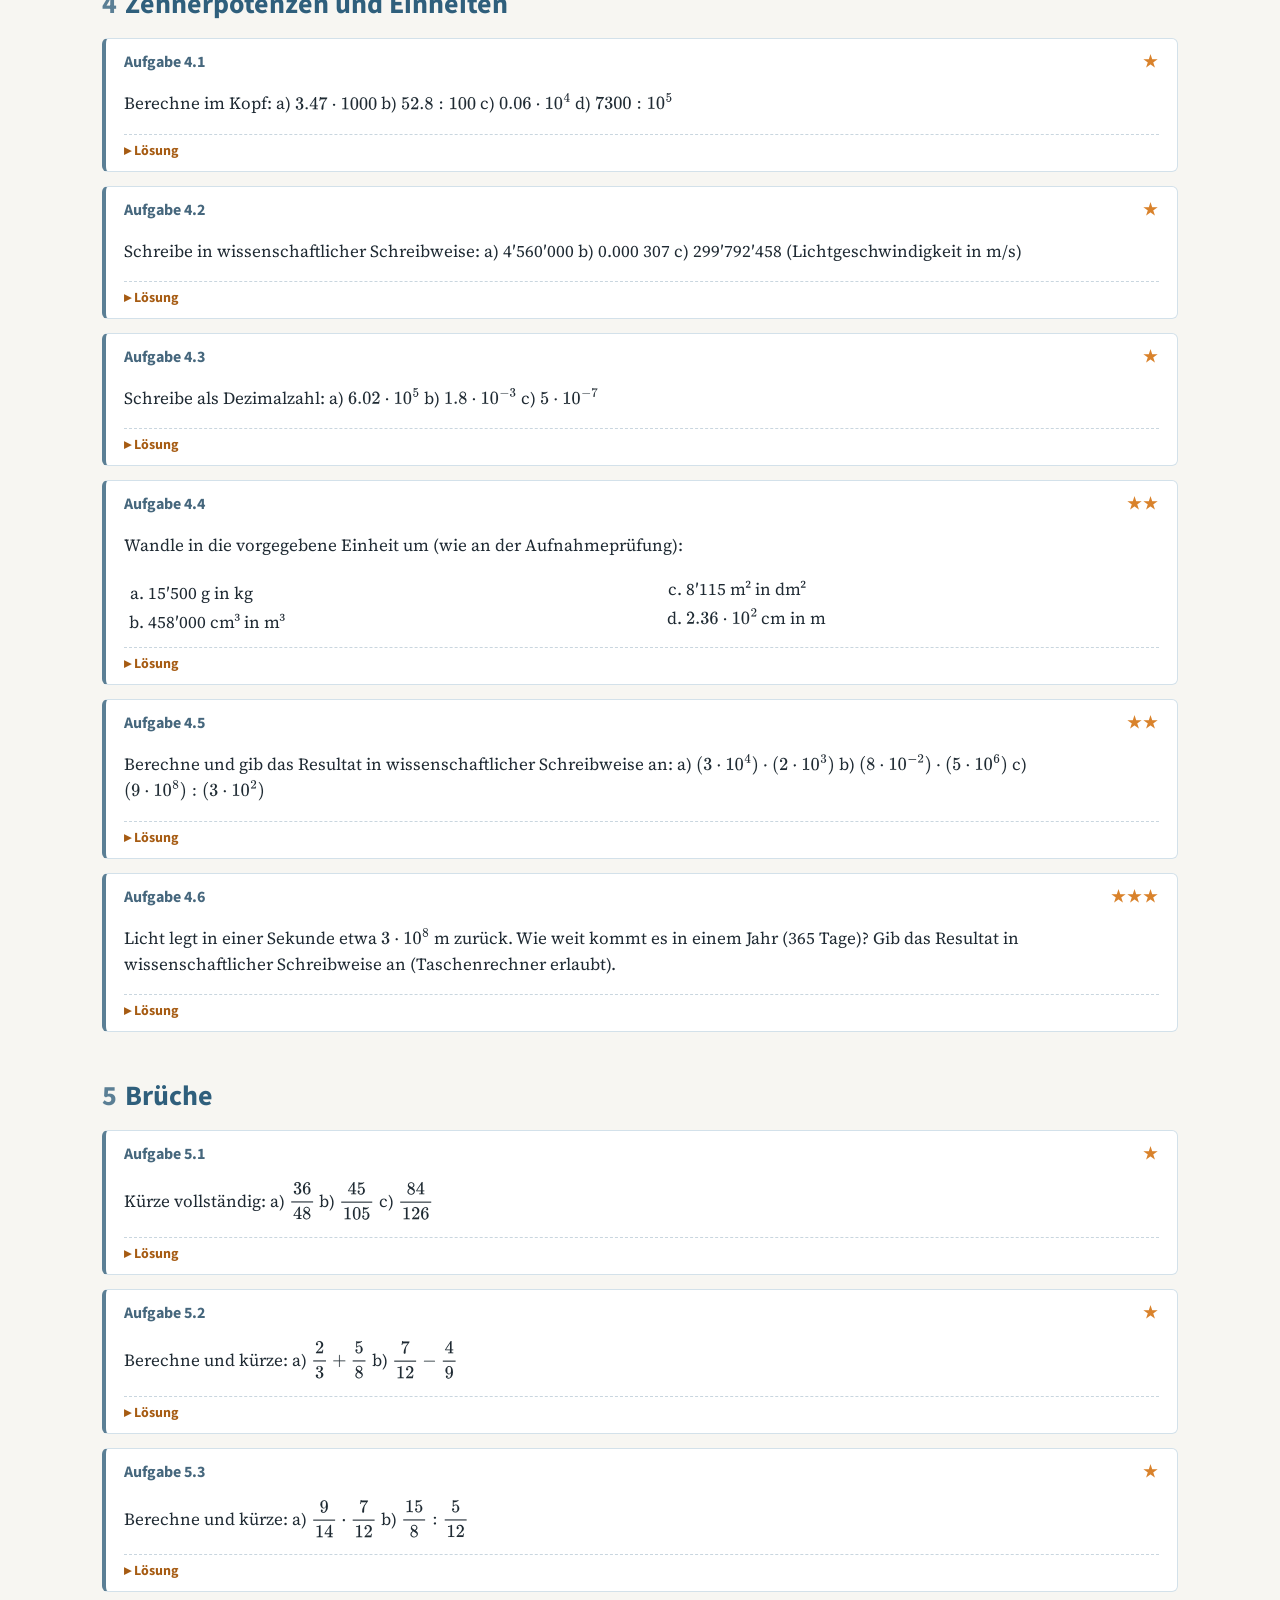
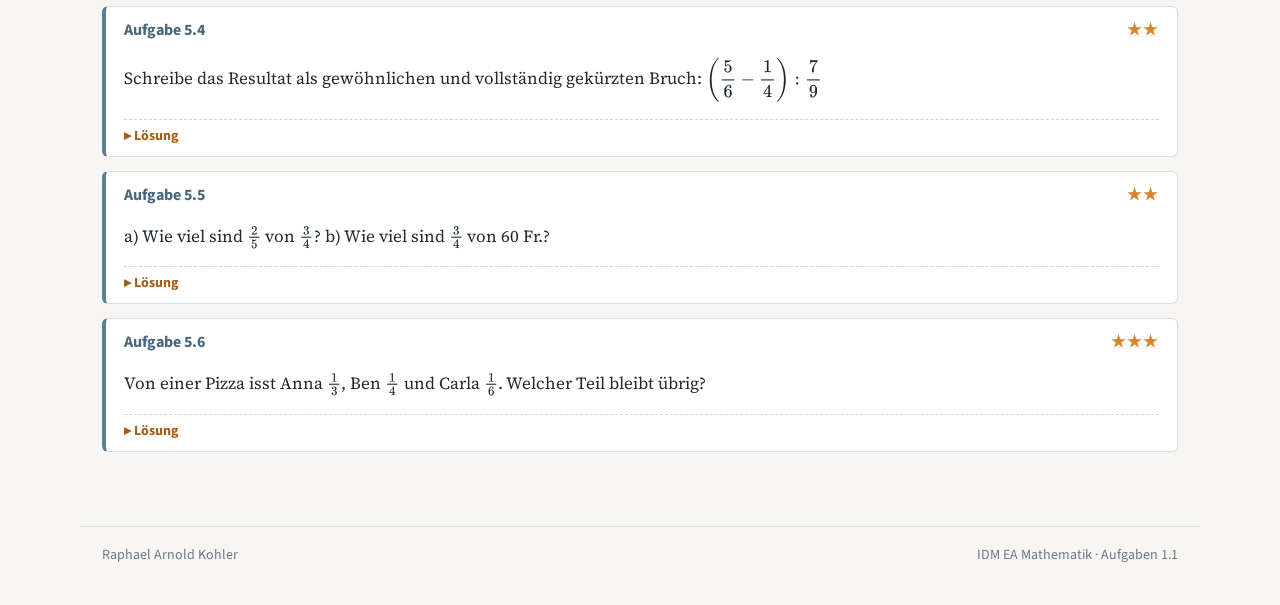
<file: aufgaben-11.html>
<!DOCTYPE html>
<html lang="de-CH">
<head>
<meta charset="utf-8">
<meta name="viewport" content="width=device-width, initial-scale=1">
<title>Aufgaben 1.1 Grundoperationen – Unterrichtsblock 1</title>
<link rel="stylesheet" href="schriften.css">
<script>window.MathJax={tex:{inlineMath:[['\\(','\\)']],displayMath:[['\\[','\\]']]},svg:{fontCache:'global'},startup:{typeset:true}};</script>
<script defer src="vendor/mathjax/tex-svg.js"></script>
<link rel="stylesheet" href="common.css">
<style>body.alg{--kopf:#5b7f95;--kopf-d:#46677d;--titel:#2f5f7c}</style>
</head>
<body class="alg">
<div class="blocknav"><div class="in"><span class="bl">Block 1</span><a href="index.html">Übersicht</a><a href="1-1.html" class="on">1.1 Grundoperationen</a><a href="1-2.html">1.2 Algebra</a><a href="1-3.html">1.3 Geometrie</a><span class="bl">Block 2</span><a href="index2.html">Übersicht</a><a href="2-1.html">2.1</a><a href="2-2.html">2.2</a><a href="2-3.html">2.3</a></div></div>
<header class="kopf"><div class="kopf-in">
  <div class="crumb">IDM EA Mathematik · Unterrichtsblock 1 · Übungsaufgaben</div>
  <h1>Aufgaben zu 1.1 Grundoperationen</h1>
  <p class="lead">Löse die Aufgaben zuerst selbst im Heft. Die Lösungen klappst du mit «Lösung» auf. ★ Grundlagen · ★★ Vertiefung · ★★★ anspruchsvoll</p>
</div></header>
<nav class="top"><div class="in"><a href="#zahlen">1 Zahlenmengen</a><a href="#stufen">2 Operationsstufen</a><a href="#teilbar">3 Teiler, ggT, kgV</a><a href="#potenzen">4 Zehnerpotenzen</a><a href="#brueche">5 Brüche</a><a href="1-1.html">← zum Kapitel</a></div></nav>
<main>
<div class="toolbar"><button class="btn" onclick="document.querySelectorAll('details.lsg').forEach(d=>d.open=true)">alle Lösungen aufklappen</button><button class="btn" onclick="document.querySelectorAll('details.lsg').forEach(d=>d.open=false)">alle zuklappen</button><span class="hint" style="margin:0">Zum Drucken: Ctrl+P bzw. ⌘P. Zugeklappte Lösungen werden nicht gedruckt.</span></div>

<section id="zahlen"><h2><span class="nr">1</span>Zahlenmengen und Symbole</h2>
<div class="aufg"><h4>Aufgabe 1.1 <span class="st">★</span></h4>
<p>Gib für jede Zahl die <b>kleinste</b> Zahlenmenge an, zu der sie gehört (\(\mathbb{N}\), \(\mathbb{Z}\), \(\mathbb{Q}\) oder \(\mathbb{R}\)).</p>
<div class="cols"><ol type="a"><li>\(-7\)</li><li>\(0.6\)</li><li>\(\sqrt{49}\)</li><li>\(\sqrt{7}\)</li><li>\(\tfrac{3}{9}\)</li><li>\(-2.25\)</li><li>\(0\)</li><li>\(\tfrac{\pi}{2}\)</li></ol></div>
<details class="lsg"><summary>Lösung</summary><div class="cols"><ol type="a"><li>\(\mathbb{Z}\)</li><li>\(\mathbb{Q}\) \((0.6=\tfrac35)\)</li><li>\(\mathbb{N}\) \((\sqrt{49}=7)\)</li><li>\(\mathbb{R}\) (irrational)</li><li>\(\mathbb{Q}\) \((=\tfrac13)\)</li><li>\(\mathbb{Q}\) \((=-\tfrac94)\)</li><li>\(\mathbb{Z}\) (bzw. \(\mathbb{N}_0\))</li><li>\(\mathbb{R}\) (irrational)</li></ol></div></details></div>

<div class="aufg"><h4>Aufgabe 1.2 <span class="st">★</span></h4>
<p>Richtig oder falsch? Begründe jeweils kurz.</p>
<ol type="a"><li>\(-5\in\mathbb{N}\)</li><li>\(\tfrac14\in\mathbb{Q}\)</li><li>\(\mathbb{Z}\subset\mathbb{N}\)</li><li>\(\sqrt{16}\in\mathbb{N}\)</li><li>\(0.111\ldots\notin\mathbb{Q}\)</li></ol>
<details class="lsg"><summary>Lösung</summary><ol type="a"><li>falsch: Negative Zahlen sind nicht natürlich.</li><li>richtig: ein Bruch.</li><li>falsch: Es gilt umgekehrt \(\mathbb{N}\subset\mathbb{Z}\).</li><li>richtig: \(\sqrt{16}=4\).</li><li>falsch: \(0.111\ldots=\tfrac19\) ist periodisch, also rational.</li></ol></details></div>

<div class="aufg"><h4>Aufgabe 1.3 <span class="st">★★</span></h4>
<p>Gib je ein Beispiel an:</p>
<ol type="a"><li>eine ganze Zahl, die keine natürliche Zahl ist,</li><li>eine rationale Zahl, die keine ganze Zahl ist,</li><li>eine irrationale Zahl zwischen 3 und 4.</li></ol>
<details class="lsg"><summary>Lösung</summary><p>Mögliche Antworten: a) \(-3\) b) \(\tfrac25\) c) \(\sqrt{10}\approx3.162\) oder \(\pi\). Kontrolle bei c): \(3^2=9<10<16=4^2\).</p></details></div>

<div class="aufg"><h4>Aufgabe 1.4 <span class="st">★</span></h4>
<p>Gegeben sind \(A=\{1;2;3;4;5;6\}\) und \(B=\{2;4;6;8\}\). Bestimme \(A\cap B\) und \(A\cup B\).</p>
<details class="lsg"><summary>Lösung</summary><p>\(A\cap B=\{2;4;6\}\) (gemeinsame Elemente), \(A\cup B=\{1;2;3;4;5;6;8\}\) (alle Elemente, jedes nur einmal).</p></details></div>

<div class="aufg"><h4>Aufgabe 1.5 <span class="st">★★</span></h4>
<p>Schreibe als vollständig gekürzten Bruch: a) \(0.75\) b) \(0.4\) c) \(0.333\ldots\) d) \(1.2\)</p>
<details class="lsg"><summary>Lösung</summary><p>a) \(\tfrac{75}{100}=\tfrac34\) b) \(\tfrac{4}{10}=\tfrac25\) c) \(\tfrac13\) d) \(\tfrac{12}{10}=\tfrac65\)</p></details></div>
</section>

<section id="stufen"><h2><span class="nr">2</span>Operationsstufen und Klammern</h2>
<div class="aufg"><h4>Aufgabe 2.1 <span class="st">★</span></h4>
<p>Berechne ohne Taschenrechner. Schreibe jeden Schritt auf.</p>
<div class="cols"><ol type="a"><li>\(24-18:3\cdot2\)</li><li>\((7-3)^2\cdot2-5\cdot3\)</li><li>\(48:4:2+2\cdot3^2\)</li></ol></div>
<details class="lsg"><summary>Lösung</summary>
<p>a) \(24-6\cdot2=24-12=12\)<br>b) \(4^2\cdot2-15=16\cdot2-15=32-15=17\)<br>c) \(12:2+2\cdot9=6+18=24\) (gleiche Stufe von links nach rechts)</p></details></div>

<div class="aufg"><h4>Aufgabe 2.2 <span class="st">★★</span></h4>
<p>Berechne: a) \(3\cdot\big[20-(2+3)^2\big]:5\) &nbsp; b) \(-2^2+(-2)^3-(-2)^2\)</p>
<details class="lsg"><summary>Lösung</summary>
<p>a) \(3\cdot[20-5^2]:5=3\cdot[20-25]:5=3\cdot(-5):5=-15:5=-3\)<br>
b) \(-4+(-8)-4=-16\). Achtung: \(-2^2=-4\), aber \((-2)^2=4\).</p></details></div>

<div class="aufg"><h4>Aufgabe 2.3 <span class="st">★★</span></h4>
<p>Setze Klammern so, dass die Gleichung stimmt:</p>
<ol type="a"><li>\(4+8:2\cdot3=18\)</li><li>\(6\cdot5-3+1=13\)</li></ol>
<details class="lsg"><summary>Lösung</summary><p>a) \((4+8):2\cdot3=12:2\cdot3=6\cdot3=18\)<br>b) \(6\cdot(5-3)+1=12+1=13\)</p></details></div>

<div class="aufg"><h4>Aufgabe 2.4 <span class="st">★★★</span></h4>
<p>Ein Schüler rechnet \(18-6:3\cdot2=8\). Erkläre seinen Fehler und gib das richtige Resultat an.</p>
<details class="lsg"><summary>Lösung</summary><p>Er hat einfach von links nach rechts gerechnet: \(18-6=12\), \(12:3=4\), \(4\cdot2=8\). Dabei hat er «Punkt vor Strich» missachtet. Richtig: Punkt vor Strich, gleiche Stufe von links nach rechts: \(18-6:3\cdot2=18-2\cdot2=18-4=14\).</p></details></div>
</section>

<section id="teilbar"><h2><span class="nr">3</span>Teilbarkeit, Primfaktoren, ggT und kgV</h2>
<div class="aufg"><h4>Aufgabe 3.1 <span class="st">★</span></h4>
<p>Prüfe mit den Teilbarkeitsregeln, ob 3′474 durch 2, 3, 4, 6 und 9 teilbar ist.</p>
<details class="lsg"><summary>Lösung</summary><p>durch 2: ja (letzte Ziffer 4 gerade) · durch 3: ja (Quersumme \(3+4+7+4=18\)) · durch 4: nein (74 ist nicht durch 4 teilbar) · durch 6: ja (durch 2 und 3) · durch 9: ja (Quersumme 18). Kontrolle: \(3474:9=386\).</p></details></div>

<div class="aufg"><h4>Aufgabe 3.2 <span class="st">★</span></h4>
<p>Zerlege in Primfaktoren und schreibe mit Potenzen: a) 252 &nbsp; b) 1′050 &nbsp; c) 1′001</p>
<details class="lsg"><summary>Lösung</summary><p>a) \(252=2\cdot2\cdot3\cdot3\cdot7=2^2\cdot3^2\cdot7\)<br>b) \(1050=2\cdot3\cdot5^2\cdot7\)<br>c) \(1001=7\cdot11\cdot13\)</p></details></div>

<div class="aufg"><h4>Aufgabe 3.3 <span class="st">★★</span></h4>
<p>Bestimme a) ggT(48; 180) und kgV(48; 180) &nbsp; b) ggT(84; 126; 210) &nbsp; c) kgV(8; 12; 18)</p>
<details class="lsg"><summary>Lösung</summary><p>a) \(48=2^4\cdot3\), \(180=2^2\cdot3^2\cdot5\): ggT \(=2^2\cdot3=12\), kgV \(=2^4\cdot3^2\cdot5=720\). Kontrolle: \(12\cdot720=8640=48\cdot180\).<br>
b) \(84=2^2\cdot3\cdot7\), \(126=2\cdot3^2\cdot7\), \(210=2\cdot3\cdot5\cdot7\): ggT \(=2\cdot3\cdot7=42\)<br>
c) \(8=2^3\), \(12=2^2\cdot3\), \(18=2\cdot3^2\): kgV \(=2^3\cdot3^2=72\)</p></details></div>

<div class="aufg"><h4>Aufgabe 3.4 <span class="st">★★</span></h4>
<p>Zwei Buslinien fahren um 7:00 Uhr gleichzeitig ab. Linie A fährt alle 12 Minuten, Linie B alle 18 Minuten. Wann fahren sie wieder gleichzeitig ab?</p>
<details class="lsg"><summary>Lösung</summary><p>Gesucht ist das kgV: kgV(12; 18) = 36. Sie fahren um <b>7:36 Uhr</b> wieder gleichzeitig ab.</p></details></div>

<div class="aufg"><h4>Aufgabe 3.5 <span class="st">★★★</span></h4>
<p>Eine rechteckige Platte von 84 cm × 60 cm soll ohne Rest in möglichst grosse, gleich grosse Quadrate zerschnitten werden. Wie lang ist eine Quadratseite, und wie viele Quadrate entstehen?</p>
<details class="lsg"><summary>Lösung</summary><p>Die Seitenlänge muss beide Längen teilen und möglichst gross sein: ggT(84; 60) = 12 cm. Anzahl: \((84:12)\cdot(60:12)=7\cdot5=35\) Quadrate.</p></details></div>
</section>

<section id="potenzen"><h2><span class="nr">4</span>Zehnerpotenzen und Einheiten</h2>
<div class="aufg"><h4>Aufgabe 4.1 <span class="st">★</span></h4>
<p>Berechne im Kopf: a) \(3.47\cdot1000\) b) \(52.8:100\) c) \(0.06\cdot10^4\) d) \(7300:10^5\)</p>
<details class="lsg"><summary>Lösung</summary><p>a) 3′470 b) 0.528 c) 600 d) 0.073</p></details></div>

<div class="aufg"><h4>Aufgabe 4.2 <span class="st">★</span></h4>
<p>Schreibe in wissenschaftlicher Schreibweise: a) 4′560′000 b) 0.000 307 c) 299′792′458 (Lichtgeschwindigkeit in m/s)</p>
<details class="lsg"><summary>Lösung</summary><p>a) \(4.56\cdot10^{6}\) b) \(3.07\cdot10^{-4}\) c) \(2.99792458\cdot10^{8}\approx3.00\cdot10^{8}\)</p></details></div>

<div class="aufg"><h4>Aufgabe 4.3 <span class="st">★</span></h4>
<p>Schreibe als Dezimalzahl: a) \(6.02\cdot10^{5}\) b) \(1.8\cdot10^{-3}\) c) \(5\cdot10^{-7}\)</p>
<details class="lsg"><summary>Lösung</summary><p>a) 602′000 b) 0.0018 c) 0.000 000 5</p></details></div>

<div class="aufg"><h4>Aufgabe 4.4 <span class="st">★★</span></h4>
<p>Wandle in die vorgegebene Einheit um (wie an der Aufnahmeprüfung):</p>
<div class="cols"><ol type="a"><li>15′500 g in kg</li><li>458′000 cm³ in m³</li><li>8′115 m² in dm²</li><li>\(2.36\cdot10^{2}\) cm in m</li></ol></div>
<details class="lsg"><summary>Lösung</summary><p>a) 15.5 kg (: 1000) b) 0.458 m³ (: \(100^3=10^6\)) c) 811′500 dm² (· 100) d) 236 cm = 2.36 m (: 100)</p></details></div>

<div class="aufg"><h4>Aufgabe 4.5 <span class="st">★★</span></h4>
<p>Berechne und gib das Resultat in wissenschaftlicher Schreibweise an: a) \((3\cdot10^{4})\cdot(2\cdot10^{3})\) b) \((8\cdot10^{-2})\cdot(5\cdot10^{6})\) c) \((9\cdot10^{8}):(3\cdot10^{2})\)</p>
<details class="lsg"><summary>Lösung</summary><p>a) \(6\cdot10^{7}\) b) \(40\cdot10^{4}=4\cdot10^{5}\) c) \(3\cdot10^{6}\). Regel: Zahlen multiplizieren, Exponenten addieren (bzw. subtrahieren).</p></details></div>

<div class="aufg"><h4>Aufgabe 4.6 <span class="st">★★★</span></h4>
<p>Licht legt in einer Sekunde etwa \(3\cdot10^{8}\) m zurück. Wie weit kommt es in einem Jahr (365 Tage)? Gib das Resultat in wissenschaftlicher Schreibweise an (Taschenrechner erlaubt).</p>
<details class="lsg"><summary>Lösung</summary><p>1 Jahr \(=365\cdot24\cdot3600\ \text{s}=31\,536\,000\ \text{s}\approx3.15\cdot10^{7}\ \text{s}\). Weg: \(3\cdot10^{8}\cdot3.1536\cdot10^{7}\approx9.46\cdot10^{15}\) m (ein Lichtjahr).</p></details></div>
</section>

<section id="brueche"><h2><span class="nr">5</span>Brüche</h2>
<div class="aufg"><h4>Aufgabe 5.1 <span class="st">★</span></h4>
<p>Kürze vollständig: a) \(\dfrac{36}{48}\) b) \(\dfrac{45}{105}\) c) \(\dfrac{84}{126}\)</p>
<details class="lsg"><summary>Lösung</summary><p>a) \(\tfrac34\) (ggT 12) b) \(\tfrac37\) (ggT 15) c) \(\tfrac23\) (ggT 42)</p></details></div>

<div class="aufg"><h4>Aufgabe 5.2 <span class="st">★</span></h4>
<p>Berechne und kürze: a) \(\dfrac23+\dfrac58\) b) \(\dfrac{7}{12}-\dfrac49\)</p>
<details class="lsg"><summary>Lösung</summary><p>a) Hauptnenner 24: \(\tfrac{16}{24}+\tfrac{15}{24}=\tfrac{31}{24}\)<br>b) Hauptnenner 36: \(\tfrac{21}{36}-\tfrac{16}{36}=\tfrac{5}{36}\)</p></details></div>

<div class="aufg"><h4>Aufgabe 5.3 <span class="st">★</span></h4>
<p>Berechne und kürze: a) \(\dfrac{9}{14}\cdot\dfrac{7}{12}\) b) \(\dfrac{15}{8}:\dfrac{5}{12}\)</p>
<details class="lsg"><summary>Lösung</summary><p>a) vorher kürzen: \(\tfrac{9}{14}\cdot\tfrac{7}{12}=\tfrac{3\cdot1}{2\cdot4}=\tfrac38\)<br>b) \(\tfrac{15}{8}\cdot\tfrac{12}{5}=\tfrac{3\cdot3}{2\cdot1}=\tfrac92\)</p></details></div>

<div class="aufg"><h4>Aufgabe 5.4 <span class="st">★★</span></h4>
<p>Schreibe das Resultat als gewöhnlichen und vollständig gekürzten Bruch: \(\left(\dfrac56-\dfrac14\right):\dfrac79\)</p>
<details class="lsg"><summary>Lösung</summary><p>\(\left(\tfrac{10}{12}-\tfrac{3}{12}\right):\tfrac79=\tfrac{7}{12}\cdot\tfrac97=\tfrac{9}{12}=\tfrac34\)</p></details></div>

<div class="aufg"><h4>Aufgabe 5.5 <span class="st">★★</span></h4>
<p>a) Wie viel sind \(\tfrac25\) von \(\tfrac34\)? b) Wie viel sind \(\tfrac34\) von 60 Fr.?</p>
<details class="lsg"><summary>Lösung</summary><p>a) \(\tfrac25\cdot\tfrac34=\tfrac{6}{20}=\tfrac{3}{10}\) b) \(\tfrac34\cdot60=45\) Fr.</p></details></div>

<div class="aufg"><h4>Aufgabe 5.6 <span class="st">★★★</span></h4>
<p>Von einer Pizza isst Anna \(\tfrac13\), Ben \(\tfrac14\) und Carla \(\tfrac16\). Welcher Teil bleibt übrig?</p>
<details class="lsg"><summary>Lösung</summary><p>Gegessen: \(\tfrac{4}{12}+\tfrac{3}{12}+\tfrac{2}{12}=\tfrac{9}{12}=\tfrac34\). Übrig: \(1-\tfrac34=\tfrac14\) der Pizza.</p></details></div>
</section>
</main>
<footer><span>Raphael Arnold Kohler</span><span>IDM EA Mathematik · Aufgaben 1.1</span></footer>
<script src="nav.js"></script>
</body>
</html>
</file>
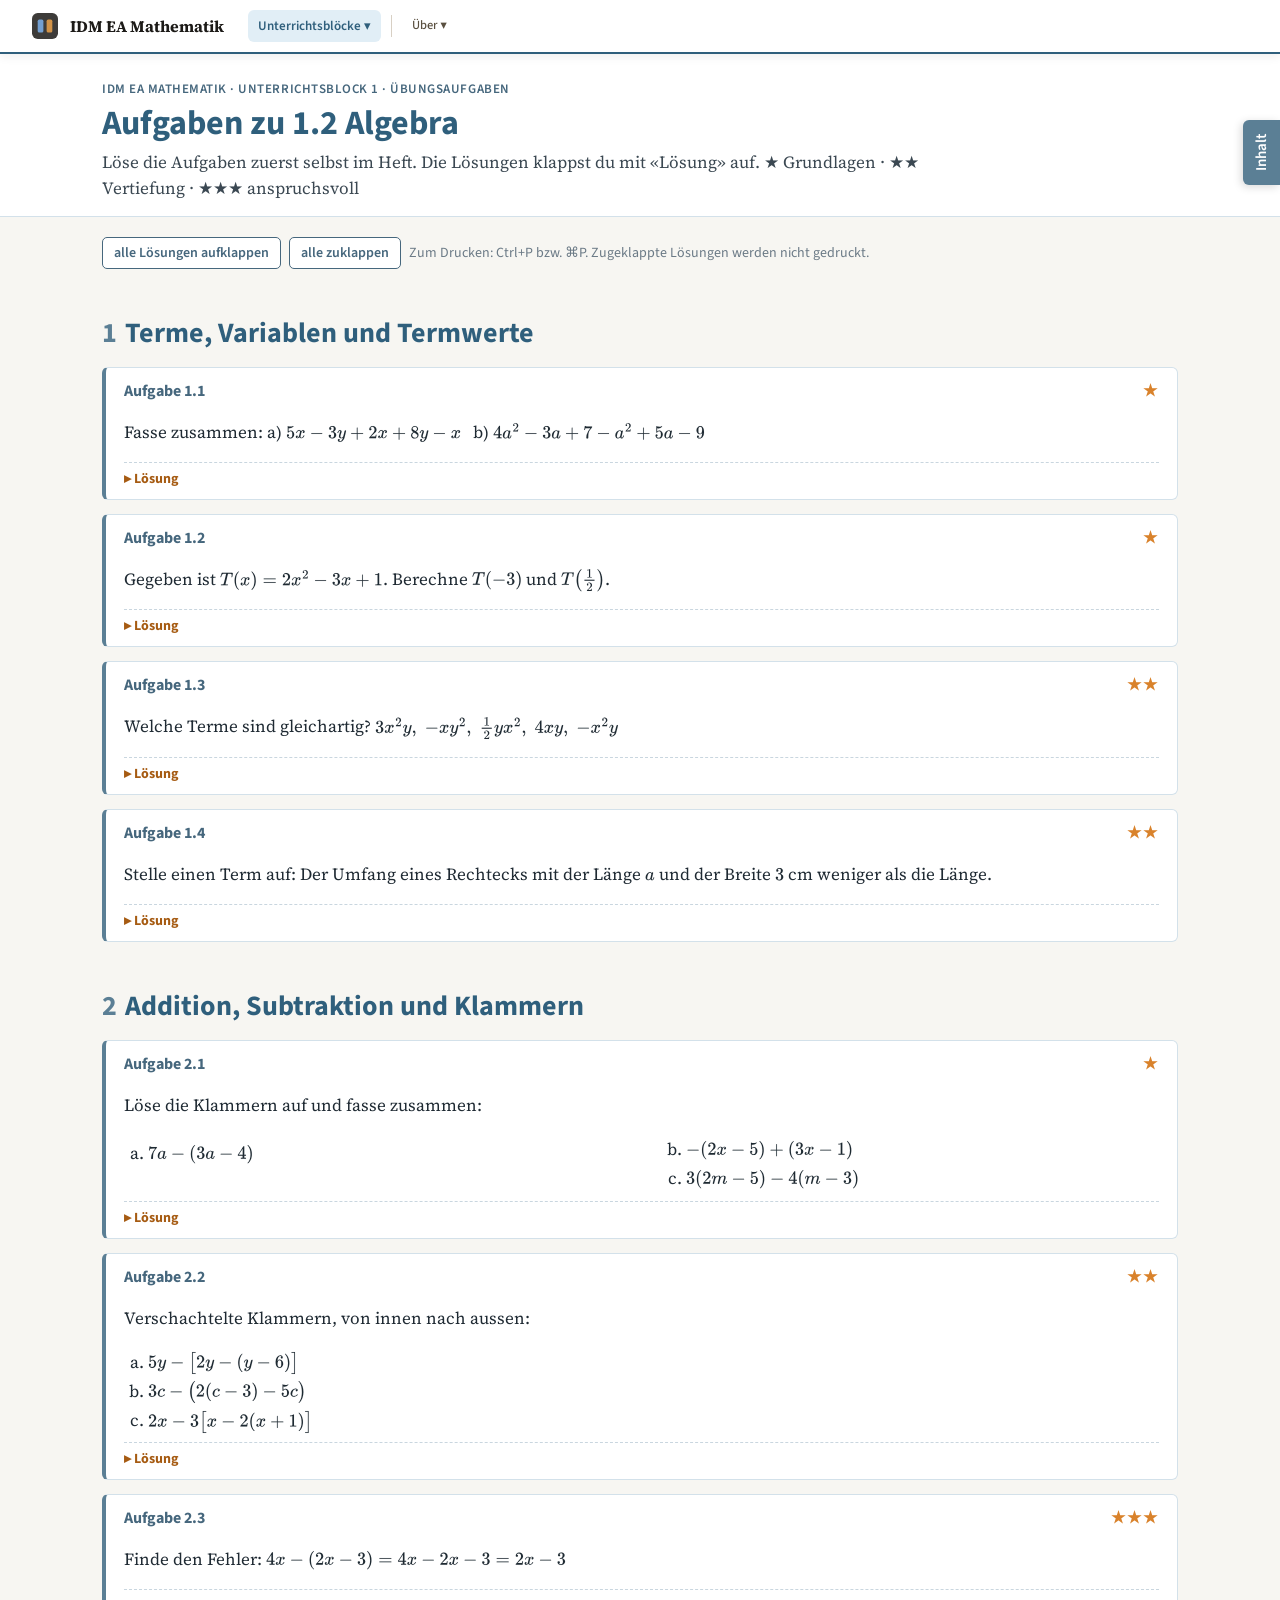
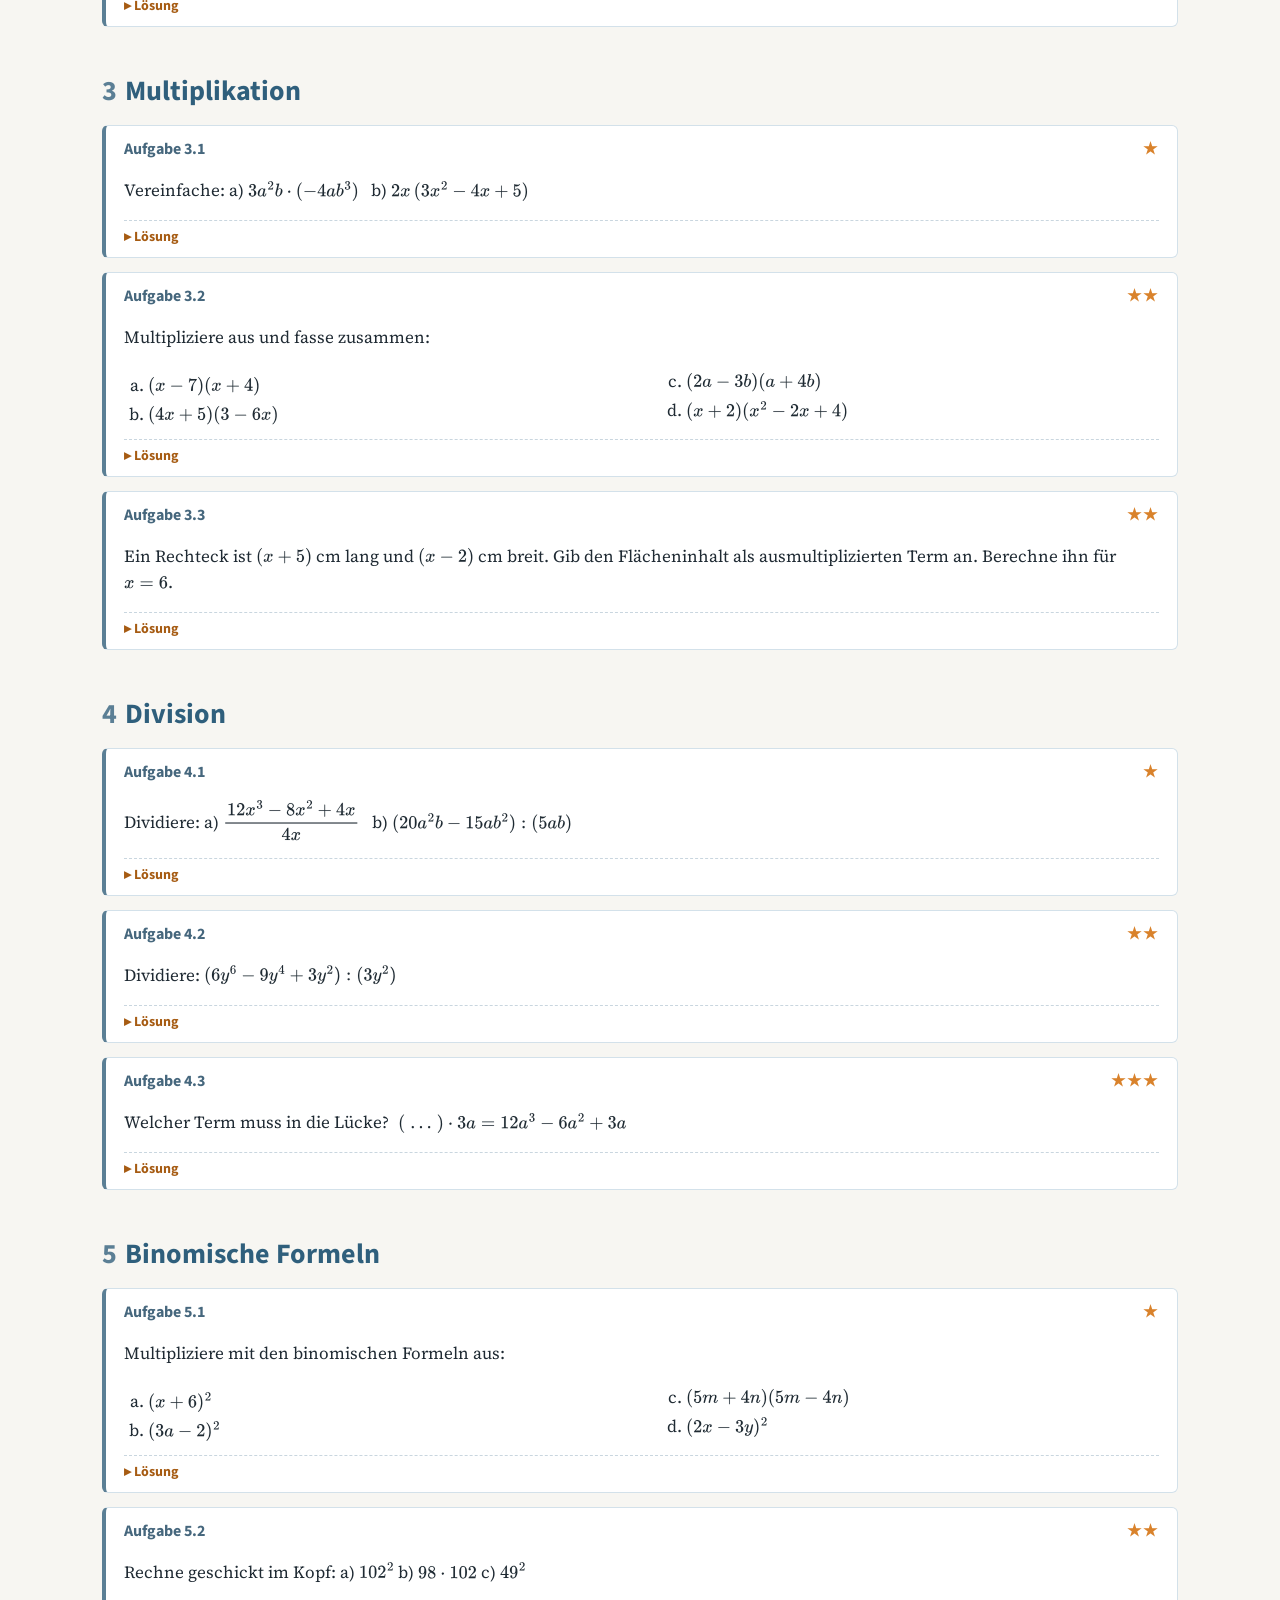
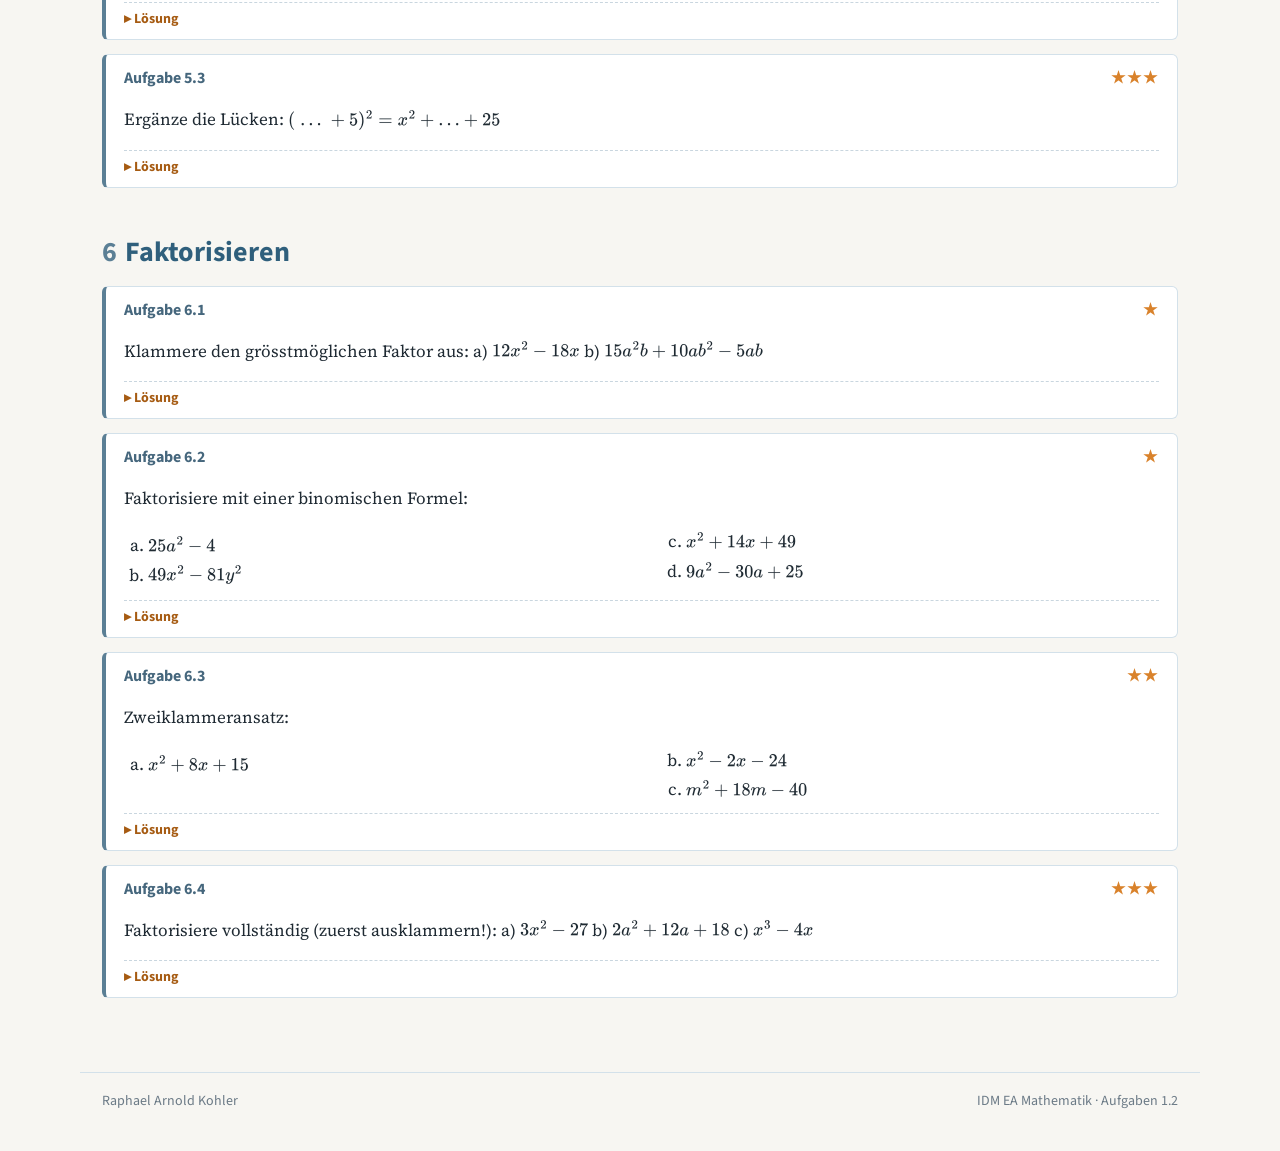
<file: aufgaben-12.html>
<!DOCTYPE html>
<html lang="de-CH">
<head>
<meta charset="utf-8">
<meta name="viewport" content="width=device-width, initial-scale=1">
<title>Aufgaben 1.2 Algebra – Unterrichtsblock 1</title>
<link rel="stylesheet" href="schriften.css">
<script>window.MathJax={tex:{inlineMath:[['\\(','\\)']],displayMath:[['\\[','\\]']]},svg:{fontCache:'global'},startup:{typeset:true}};</script>
<script defer src="vendor/mathjax/tex-svg.js"></script>
<link rel="stylesheet" href="common.css">
<style>body.alg{--kopf:#5b7f95;--kopf-d:#46677d;--titel:#2f5f7c}</style>
</head>
<body class="alg">
<div class="blocknav"><div class="in"><span class="bl">Block 1</span><a href="index.html">Übersicht</a><a href="1-1.html">1.1 Grundoperationen</a><a href="1-2.html" class="on">1.2 Algebra</a><a href="1-3.html">1.3 Geometrie</a><span class="bl">Block 2</span><a href="index2.html">Übersicht</a><a href="2-1.html">2.1</a><a href="2-2.html">2.2</a><a href="2-3.html">2.3</a></div></div>
<header class="kopf"><div class="kopf-in">
  <div class="crumb">IDM EA Mathematik · Unterrichtsblock 1 · Übungsaufgaben</div>
  <h1>Aufgaben zu 1.2 Algebra</h1>
  <p class="lead">Löse die Aufgaben zuerst selbst im Heft. Die Lösungen klappst du mit «Lösung» auf. ★ Grundlagen · ★★ Vertiefung · ★★★ anspruchsvoll</p>
</div></header>
<nav class="top"><div class="in"><a href="#begriffe">1 Terme</a><a href="#klammern">2 Klammern</a><a href="#mult">3 Multiplikation</a><a href="#div">4 Division</a><a href="#binom">5 Binomische Formeln</a><a href="#faktor">6 Faktorisieren</a><a href="1-2.html">← zum Kapitel</a></div></nav>
<main>
<div class="toolbar"><button class="btn" onclick="document.querySelectorAll('details.lsg').forEach(d=>d.open=true)">alle Lösungen aufklappen</button><button class="btn" onclick="document.querySelectorAll('details.lsg').forEach(d=>d.open=false)">alle zuklappen</button><span class="hint" style="margin:0">Zum Drucken: Ctrl+P bzw. ⌘P. Zugeklappte Lösungen werden nicht gedruckt.</span></div>
<section id="begriffe"><h2><span class="nr">1</span>Terme, Variablen und Termwerte</h2>
<div class="aufg"><h4>Aufgabe 1.1 <span class="st">★</span></h4>
<p>Fasse zusammen: a) \(5x-3y+2x+8y-x\) &nbsp; b) \(4a^2-3a+7-a^2+5a-9\)</p>
<details class="lsg"><summary>Lösung</summary><p>a) \(6x+5y\) &nbsp; b) \(3a^2+2a-2\). Nur gleichartige Glieder (gleiche Variablen mit gleichen Exponenten) werden addiert.</p></details></div>
<div class="aufg"><h4>Aufgabe 1.2 <span class="st">★</span></h4>
<p>Gegeben ist \(T(x)=2x^2-3x+1\). Berechne \(T(-3)\) und \(T\!\left(\tfrac12\right)\).</p>
<details class="lsg"><summary>Lösung</summary><p>\(T(-3)=2\cdot(-3)^2-3\cdot(-3)+1=18+9+1=28\)<br>\(T\!\left(\tfrac12\right)=2\cdot\tfrac14-\tfrac32+1=\tfrac12-\tfrac32+1=0\)</p></details></div>
<div class="aufg"><h4>Aufgabe 1.3 <span class="st">★★</span></h4>
<p>Welche Terme sind gleichartig? \(3x^2y,\;-xy^2,\;\tfrac12yx^2,\;4xy,\;-x^2y\)</p>
<details class="lsg"><summary>Lösung</summary><p>\(3x^2y\), \(\tfrac12yx^2\) und \(-x^2y\) sind gleichartig (alle \(x^2y\)). Ihre Summe ist \(\tfrac52x^2y\). \(-xy^2\) und \(4xy\) passen zu keinem anderen.</p></details></div>
<div class="aufg"><h4>Aufgabe 1.4 <span class="st">★★</span></h4>
<p>Stelle einen Term auf: Der Umfang eines Rechtecks mit der Länge \(a\) und der Breite \(3\) cm weniger als die Länge.</p>
<details class="lsg"><summary>Lösung</summary><p>Breite \(a-3\). Umfang \(u=2a+2(a-3)=4a-6\) (in cm).</p></details></div>
</section>
<section id="klammern"><h2><span class="nr">2</span>Addition, Subtraktion und Klammern</h2>
<div class="aufg"><h4>Aufgabe 2.1 <span class="st">★</span></h4>
<p>Löse die Klammern auf und fasse zusammen:</p><div class="cols"><ol type="a"><li>\(7a-(3a-4)\)</li><li>\(-(2x-5)+(3x-1)\)</li><li>\(3(2m-5)-4(m-3)\)</li></ol></div>
<details class="lsg"><summary>Lösung</summary><p>a) \(7a-3a+4=4a+4\)<br>b) \(-2x+5+3x-1=x+4\)<br>c) \(6m-15-4m+12=2m-3\)</p></details></div>
<div class="aufg"><h4>Aufgabe 2.2 <span class="st">★★</span></h4>
<p>Verschachtelte Klammern, von innen nach aussen:</p><ol type="a"><li>\(5y-\big[2y-(y-6)\big]\)</li><li>\(3c-\big(2(c-3)-5c\big)\)</li><li>\(2x-3\big[x-2(x+1)\big]\)</li></ol>
<details class="lsg"><summary>Lösung</summary><p>a) \(5y-[2y-y+6]=5y-[y+6]=4y-6\)<br>b) \(3c-(2c-6-5c)=3c-(-3c-6)=6c+6\)<br>c) \(2x-3[x-2x-2]=2x-3(-x-2)=2x+3x+6=5x+6\)</p></details></div>
<div class="aufg"><h4>Aufgabe 2.3 <span class="st">★★★</span></h4>
<p>Finde den Fehler: \(4x-(2x-3)=4x-2x-3=2x-3\)</p>
<details class="lsg"><summary>Lösung</summary><p>Ein Minus vor der Klammer ändert <b>alle</b> Vorzeichen in der Klammer: \(4x-2x+3=2x+3\).</p></details></div>
</section>
<section id="mult"><h2><span class="nr">3</span>Multiplikation</h2>
<div class="aufg"><h4>Aufgabe 3.1 <span class="st">★</span></h4>
<p>Vereinfache: a) \(3a^2b\cdot(-4ab^3)\) &nbsp; b) \(2x\,(3x^2-4x+5)\)</p>
<details class="lsg"><summary>Lösung</summary><p>a) \(-12a^3b^4\) (Zahlen multiplizieren, Exponenten gleicher Basis addieren)<br>b) \(6x^3-8x^2+10x\)</p></details></div>
<div class="aufg"><h4>Aufgabe 3.2 <span class="st">★★</span></h4>
<p>Multipliziere aus und fasse zusammen:</p><div class="cols"><ol type="a"><li>\((x-7)(x+4)\)</li><li>\((4x+5)(3-6x)\)</li><li>\((2a-3b)(a+4b)\)</li><li>\((x+2)(x^2-2x+4)\)</li></ol></div>
<details class="lsg"><summary>Lösung</summary><p>a) \(x^2+4x-7x-28=x^2-3x-28\)<br>b) \(12x-24x^2+15-30x=-24x^2-18x+15\)<br>c) \(2a^2+8ab-3ab-12b^2=2a^2+5ab-12b^2\)<br>d) \(x^3-2x^2+4x+2x^2-4x+8=x^3+8\)</p></details></div>
<div class="aufg"><h4>Aufgabe 3.3 <span class="st">★★</span></h4>
<p>Ein Rechteck ist \((x+5)\) cm lang und \((x-2)\) cm breit. Gib den Flächeninhalt als ausmultiplizierten Term an. Berechne ihn für \(x=6\).</p>
<details class="lsg"><summary>Lösung</summary><p>\(A=(x+5)(x-2)=x^2+3x-10\). Für \(x=6\): \(36+18-10=44\) cm² (Kontrolle \(11\cdot4=44\)).</p></details></div>
</section>
<section id="div"><h2><span class="nr">4</span>Division</h2>
<div class="aufg"><h4>Aufgabe 4.1 <span class="st">★</span></h4>
<p>Dividiere: a) \(\dfrac{12x^3-8x^2+4x}{4x}\) &nbsp; b) \((20a^2b-15ab^2):(5ab)\)</p>
<details class="lsg"><summary>Lösung</summary><p>a) Jedes Glied durch \(4x\): \(3x^2-2x+1\)<br>b) \(4a-3b\)</p></details></div>
<div class="aufg"><h4>Aufgabe 4.2 <span class="st">★★</span></h4>
<p>Dividiere: \((6y^6-9y^4+3y^2):(3y^2)\)</p>
<details class="lsg"><summary>Lösung</summary><p>\(2y^4-3y^2+1\). Achtung: \(3y^2:3y^2=1\), nicht 0.</p></details></div>
<div class="aufg"><h4>Aufgabe 4.3 <span class="st">★★★</span></h4>
<p>Welcher Term muss in die Lücke? \(\;(\;\ldots\;)\cdot 3a=12a^3-6a^2+3a\)</p>
<details class="lsg"><summary>Lösung</summary><p>\((12a^3-6a^2+3a):(3a)=4a^2-2a+1\).</p></details></div>
</section>
<section id="binom"><h2><span class="nr">5</span>Binomische Formeln</h2>
<div class="aufg"><h4>Aufgabe 5.1 <span class="st">★</span></h4>
<p>Multipliziere mit den binomischen Formeln aus:</p><div class="cols"><ol type="a"><li>\((x+6)^2\)</li><li>\((3a-2)^2\)</li><li>\((5m+4n)(5m-4n)\)</li><li>\((2x-3y)^2\)</li></ol></div>
<details class="lsg"><summary>Lösung</summary><p>a) \(x^2+12x+36\) b) \(9a^2-12a+4\) c) \(25m^2-16n^2\) d) \(4x^2-12xy+9y^2\)</p></details></div>
<div class="aufg"><h4>Aufgabe 5.2 <span class="st">★★</span></h4>
<p>Rechne geschickt im Kopf: a) \(102^2\) b) \(98\cdot102\) c) \(49^2\)</p>
<details class="lsg"><summary>Lösung</summary><p>a) \((100+2)^2=10000+400+4=10\,404\)<br>b) \((100-2)(100+2)=10000-4=9\,996\)<br>c) \((50-1)^2=2500-100+1=2\,401\)</p></details></div>
<div class="aufg"><h4>Aufgabe 5.3 <span class="st">★★★</span></h4>
<p>Ergänze die Lücken: \((\;\ldots\;+5)^2=x^2+\ldots+25\)</p>
<details class="lsg"><summary>Lösung</summary><p>\((x+5)^2=x^2+10x+25\).</p></details></div>
</section>
<section id="faktor"><h2><span class="nr">6</span>Faktorisieren</h2>
<div class="aufg"><h4>Aufgabe 6.1 <span class="st">★</span></h4>
<p>Klammere den grösstmöglichen Faktor aus: a) \(12x^2-18x\) b) \(15a^2b+10ab^2-5ab\)</p>
<details class="lsg"><summary>Lösung</summary><p>a) \(6x(2x-3)\) b) \(5ab(3a+2b-1)\). Kontrolle durch Ausmultiplizieren.</p></details></div>
<div class="aufg"><h4>Aufgabe 6.2 <span class="st">★</span></h4>
<p>Faktorisiere mit einer binomischen Formel:</p><div class="cols"><ol type="a"><li>\(25a^2-4\)</li><li>\(49x^2-81y^2\)</li><li>\(x^2+14x+49\)</li><li>\(9a^2-30a+25\)</li></ol></div>
<details class="lsg"><summary>Lösung</summary><p>a) \((5a+2)(5a-2)\) b) \((7x+9y)(7x-9y)\) c) \((x+7)^2\) d) \((3a-5)^2\)</p></details></div>
<div class="aufg"><h4>Aufgabe 6.3 <span class="st">★★</span></h4>
<p>Zweiklammeransatz:</p><div class="cols"><ol type="a"><li>\(x^2+8x+15\)</li><li>\(x^2-2x-24\)</li><li>\(m^2+18m-40\)</li></ol></div>
<details class="lsg"><summary>Lösung</summary><p>a) \(3\cdot5=15,\;3+5=8\): \((x+3)(x+5)\)<br>b) \(-6\cdot4=-24,\;-6+4=-2\): \((x-6)(x+4)\)<br>c) \(20\cdot(-2)=-40,\;20-2=18\): \((m+20)(m-2)\)</p></details></div>
<div class="aufg"><h4>Aufgabe 6.4 <span class="st">★★★</span></h4>
<p>Faktorisiere vollständig (zuerst ausklammern!): a) \(3x^2-27\) b) \(2a^2+12a+18\) c) \(x^3-4x\)</p>
<details class="lsg"><summary>Lösung</summary><p>a) \(3(x^2-9)=3(x+3)(x-3)\)<br>b) \(2(a^2+6a+9)=2(a+3)^2\)<br>c) \(x(x^2-4)=x(x+2)(x-2)\)</p></details></div>
</section>

</main>
<footer><span>Raphael Arnold Kohler</span><span>IDM EA Mathematik · Aufgaben 1.2</span></footer>
<script src="nav.js"></script>
</body>
</html>
</file>
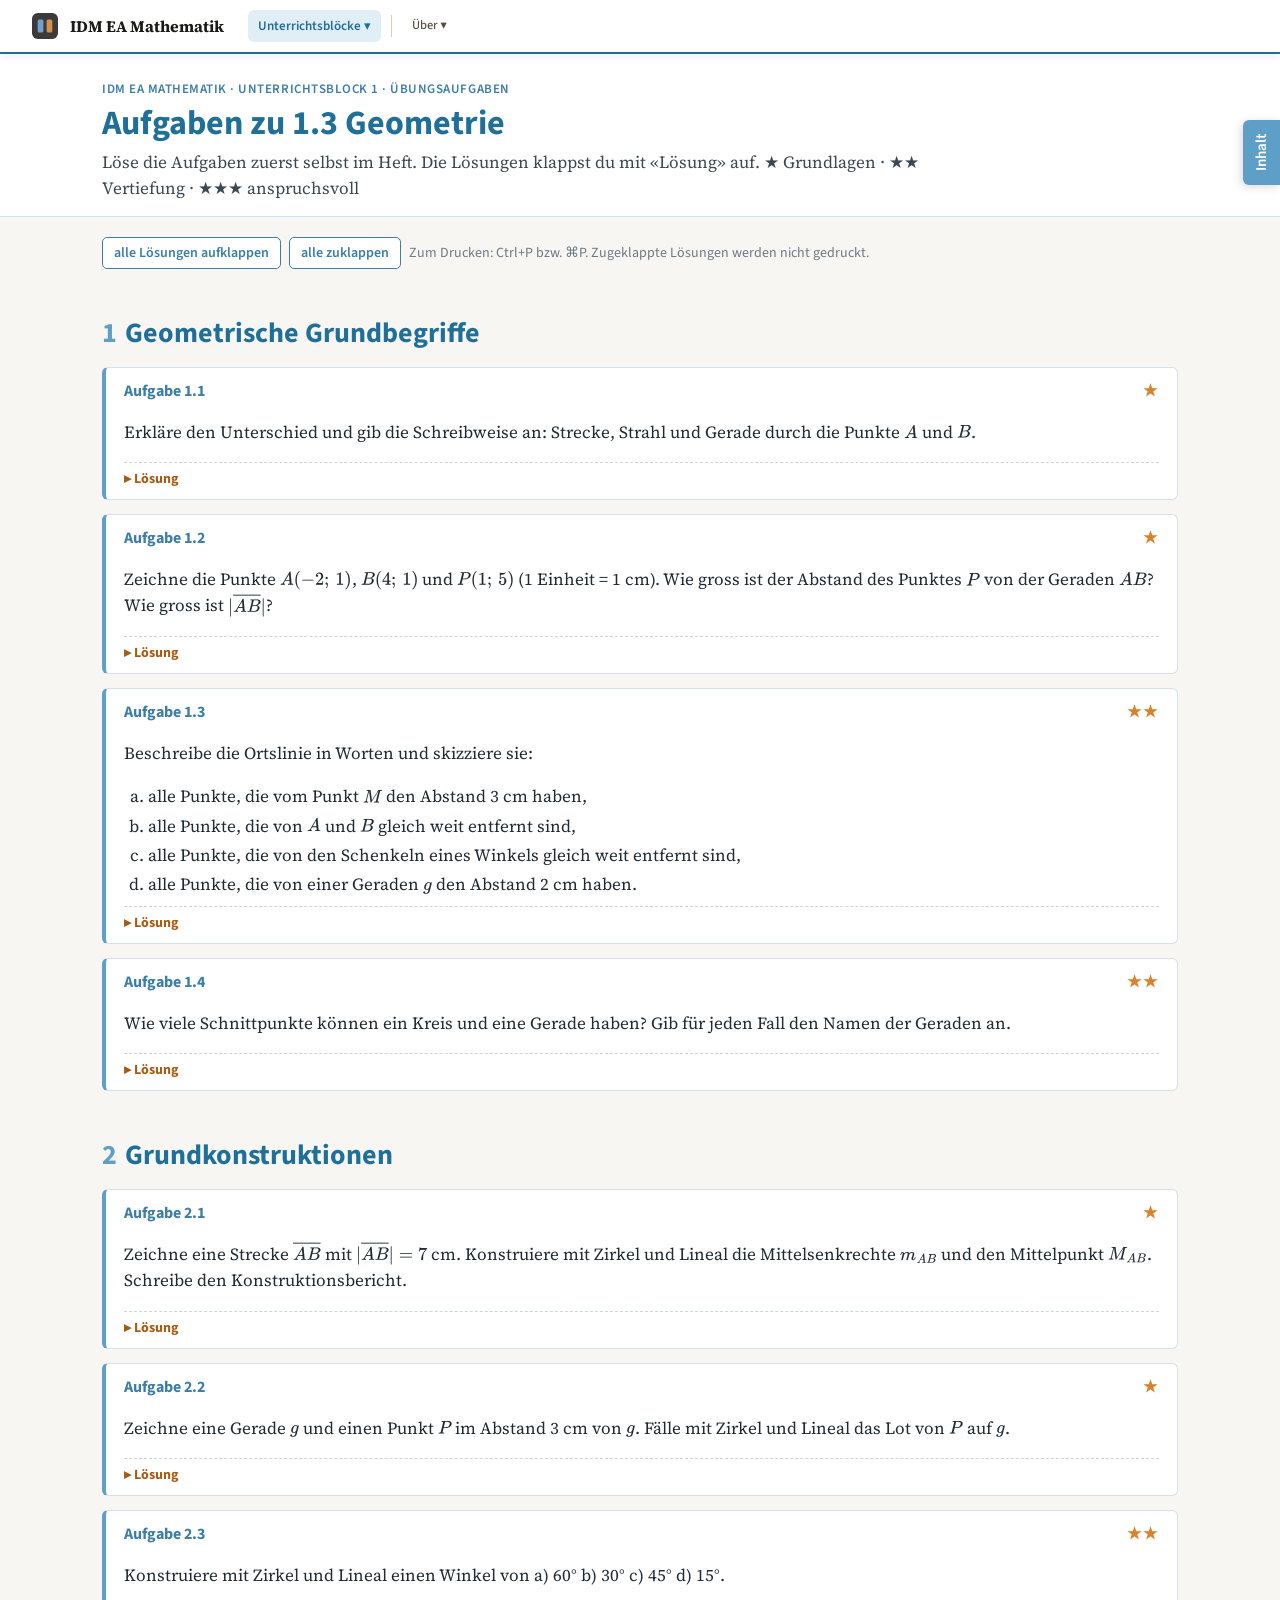
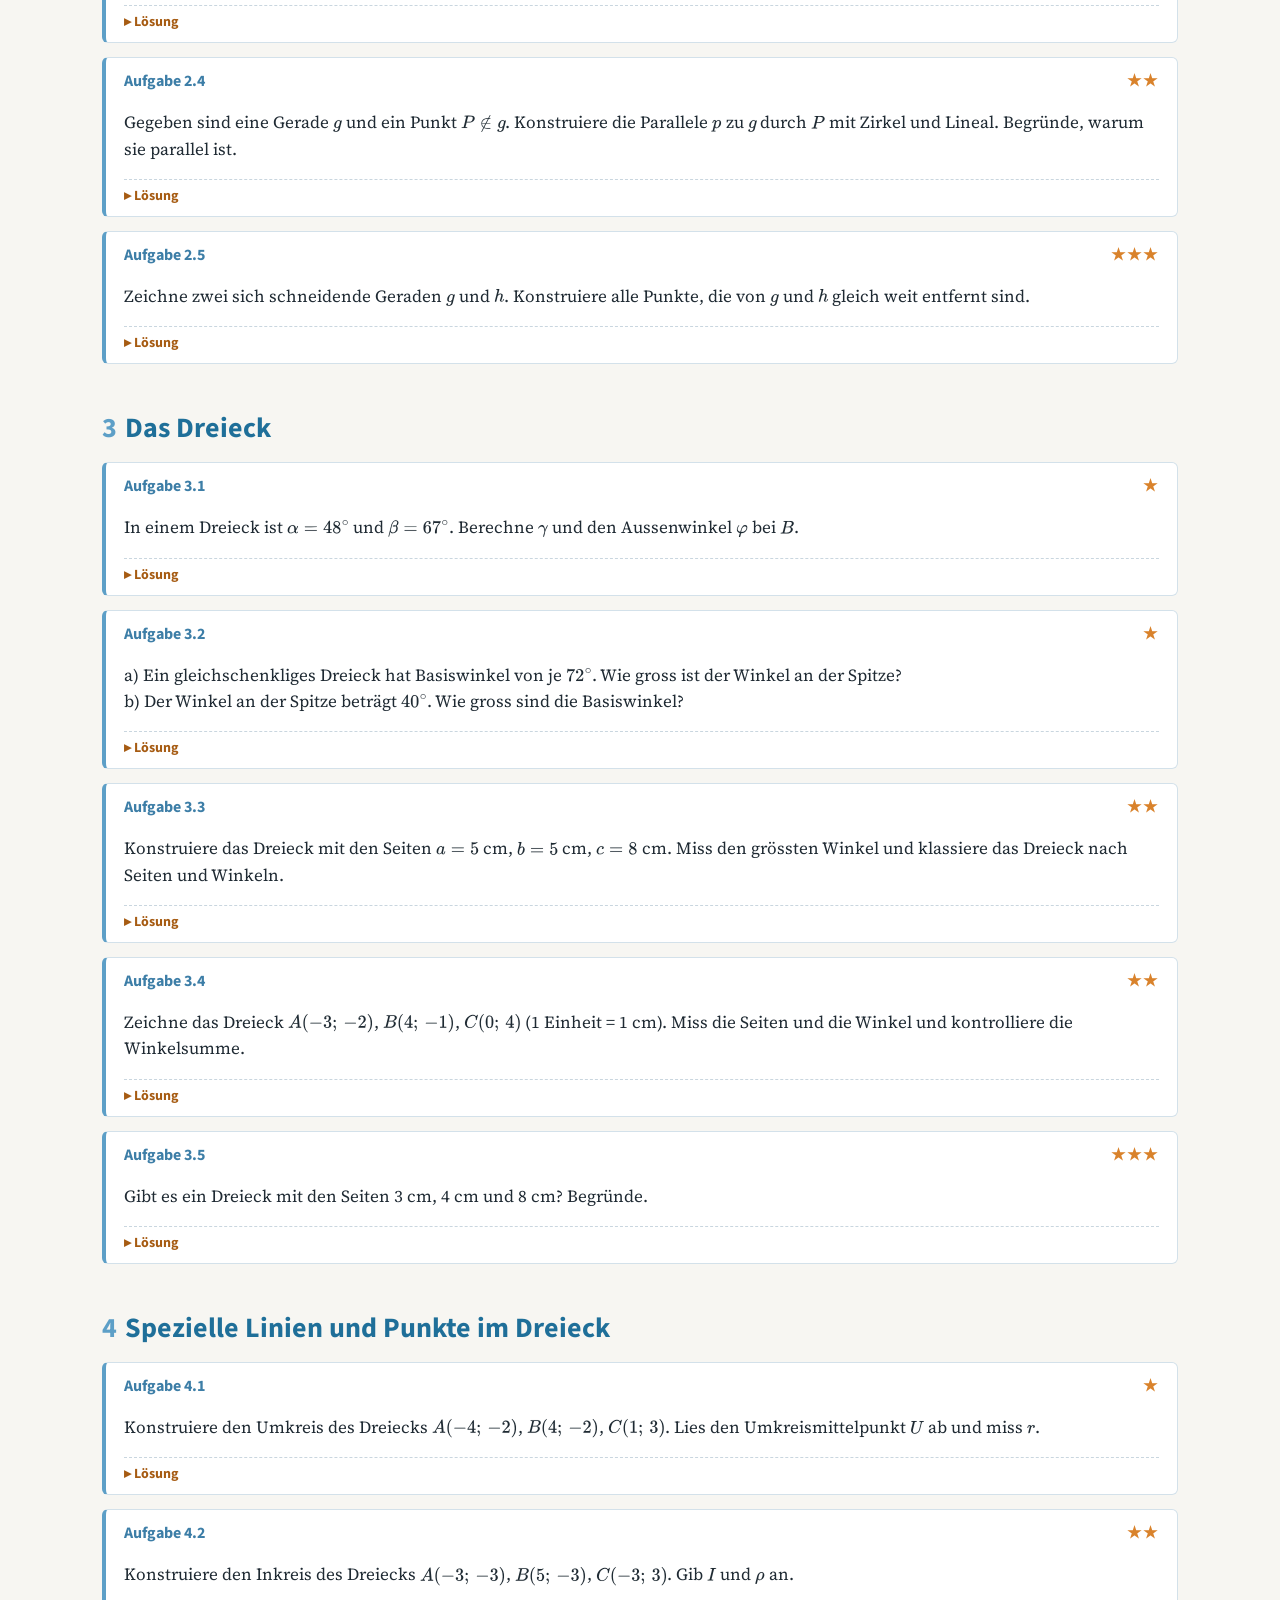
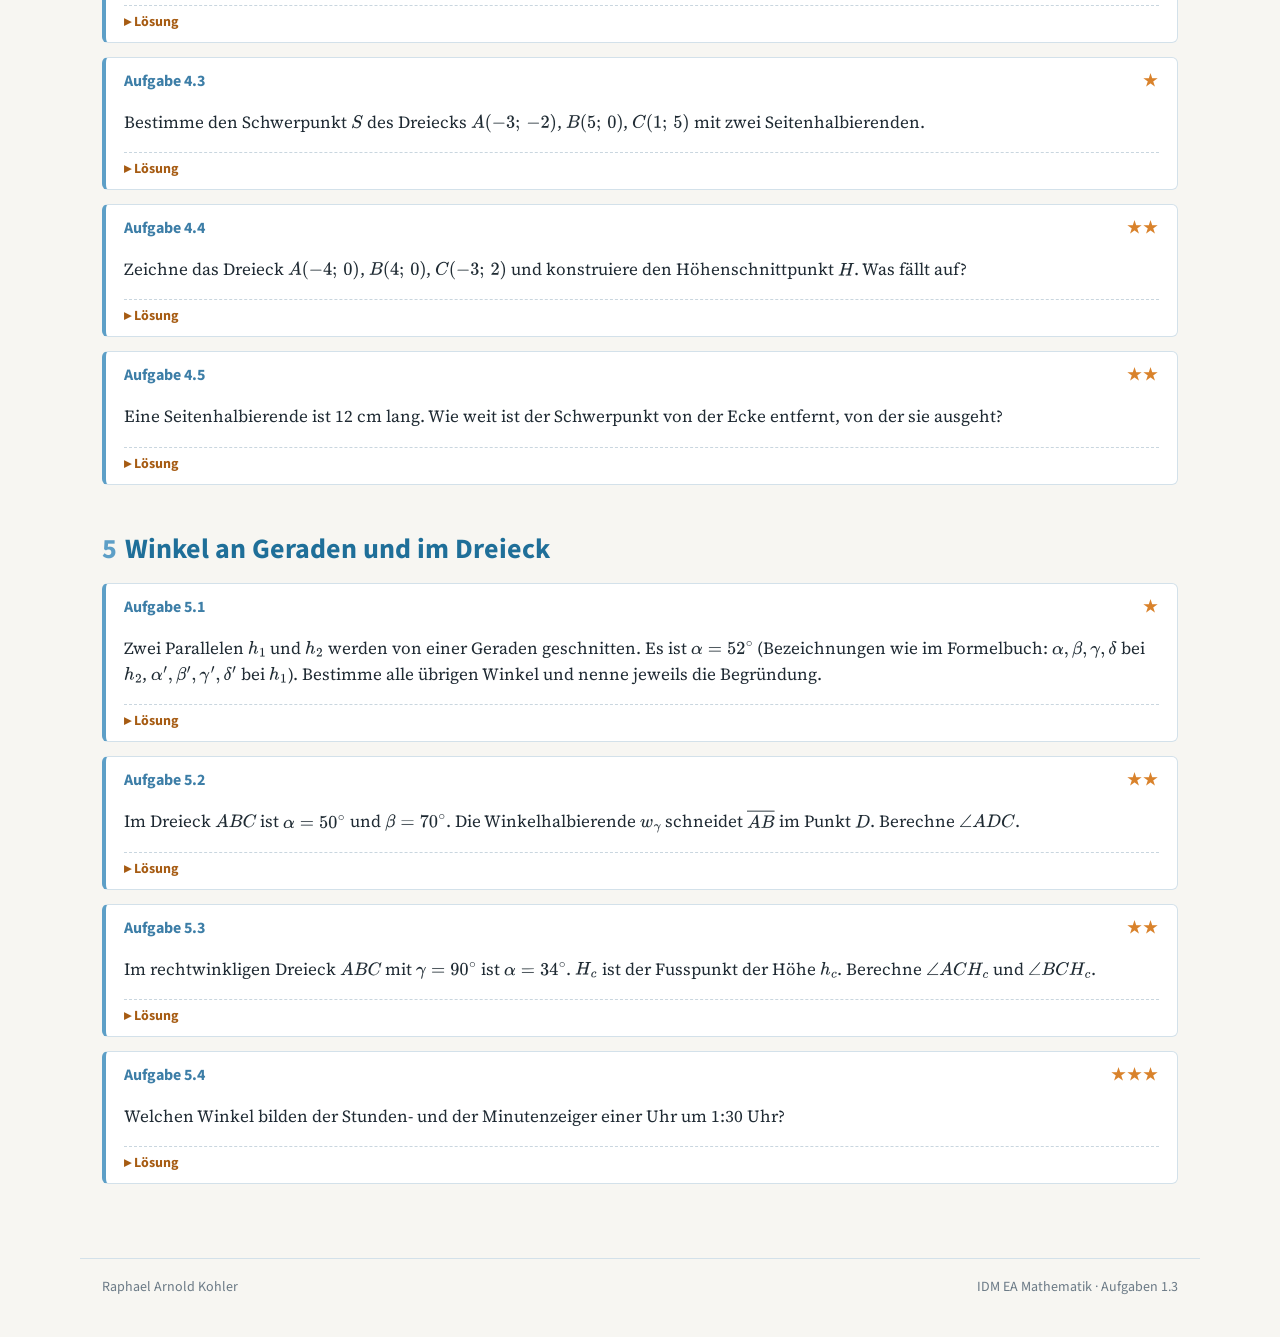
<file: aufgaben-13.html>
<!DOCTYPE html>
<html lang="de-CH">
<head>
<meta charset="utf-8">
<meta name="viewport" content="width=device-width, initial-scale=1">
<title>Aufgaben 1.3 Geometrie – Unterrichtsblock 1</title>
<link rel="stylesheet" href="schriften.css">
<script>window.MathJax={tex:{inlineMath:[['\\(','\\)']],displayMath:[['\\[','\\]']]},svg:{fontCache:'global'},startup:{typeset:true}};</script>
<script defer src="vendor/mathjax/tex-svg.js"></script>
<link rel="stylesheet" href="common.css">

</head>
<body>
<div class="blocknav"><div class="in"><span class="bl">Block 1</span><a href="index.html">Übersicht</a><a href="1-1.html">1.1 Grundoperationen</a><a href="1-2.html">1.2 Algebra</a><a href="1-3.html" class="on">1.3 Geometrie</a><span class="bl">Block 2</span><a href="index2.html">Übersicht</a><a href="2-1.html">2.1</a><a href="2-2.html">2.2</a><a href="2-3.html">2.3</a></div></div>
<header class="kopf"><div class="kopf-in">
  <div class="crumb">IDM EA Mathematik · Unterrichtsblock 1 · Übungsaufgaben</div>
  <h1>Aufgaben zu 1.3 Geometrie</h1>
  <p class="lead">Löse die Aufgaben zuerst selbst im Heft. Die Lösungen klappst du mit «Lösung» auf. ★ Grundlagen · ★★ Vertiefung · ★★★ anspruchsvoll</p>
</div></header>
<nav class="top"><div class="in"><a href="#grundbegriffe">1 Grundbegriffe</a><a href="#konstruktionen">2 Grundkonstruktionen</a><a href="#dreieck">3 Dreieck</a><a href="#linien">4 Linien und Punkte</a><a href="#winkel">5 Winkel</a><a href="1-3.html">← zum Kapitel</a></div></nav>
<main>
<div class="toolbar"><button class="btn" onclick="document.querySelectorAll('details.lsg').forEach(d=>d.open=true)">alle Lösungen aufklappen</button><button class="btn" onclick="document.querySelectorAll('details.lsg').forEach(d=>d.open=false)">alle zuklappen</button><span class="hint" style="margin:0">Zum Drucken: Ctrl+P bzw. ⌘P. Zugeklappte Lösungen werden nicht gedruckt.</span></div>
<section id="grundbegriffe"><h2><span class="nr">1</span>Geometrische Grundbegriffe</h2>
<div class="aufg"><h4>Aufgabe 1.1 <span class="st">★</span></h4>
<p>Erkläre den Unterschied und gib die Schreibweise an: Strecke, Strahl und Gerade durch die Punkte \(A\) und \(B\).</p>
<details class="lsg"><summary>Lösung</summary><p>Strecke \(\overline{AB}\): begrenzt durch \(A\) und \(B\), hat die Länge \(|\overline{AB}|\).<br>Strahl \([AB\): beginnt in \(A\) und geht über \(B\) hinaus unbegrenzt weiter.<br>Gerade \(AB\): auf beiden Seiten unbegrenzt.</p></details></div>
<div class="aufg"><h4>Aufgabe 1.2 <span class="st">★</span></h4>
<p>Zeichne die Punkte \(A(-2;\,1)\), \(B(4;\,1)\) und \(P(1;\,5)\) (1 Einheit = 1 cm). Wie gross ist der Abstand des Punktes \(P\) von der Geraden \(AB\)? Wie gross ist \(|\overline{AB}|\)?</p>
<details class="lsg"><summary>Lösung</summary><p>Die Gerade \(AB\) ist waagrecht (\(y=1\)). Das Lot von \(P\) trifft sie im Lotfusspunkt \(L(1;\,1)\). Abstand \(=|\overline{PL}|=4\) cm. \(|\overline{AB}|=6\) cm.</p></details></div>
<div class="aufg"><h4>Aufgabe 1.3 <span class="st">★★</span></h4>
<p>Beschreibe die Ortslinie in Worten und skizziere sie:</p><ol type="a"><li>alle Punkte, die vom Punkt \(M\) den Abstand 3 cm haben,</li><li>alle Punkte, die von \(A\) und \(B\) gleich weit entfernt sind,</li><li>alle Punkte, die von den Schenkeln eines Winkels gleich weit entfernt sind,</li><li>alle Punkte, die von einer Geraden \(g\) den Abstand 2 cm haben.</li></ol>
<details class="lsg"><summary>Lösung</summary><p>a) Kreis \(k(M;\,r=3\text{ cm})\)<br>b) Mittelsenkrechte \(m_{AB}\)<br>c) Winkelhalbierende \(w\)<br>d) zwei Parallelen zu \(g\) im Abstand 2 cm (auf jeder Seite eine)</p></details></div>
<div class="aufg"><h4>Aufgabe 1.4 <span class="st">★★</span></h4>
<p>Wie viele Schnittpunkte können ein Kreis und eine Gerade haben? Gib für jeden Fall den Namen der Geraden an.</p>
<details class="lsg"><summary>Lösung</summary><p>2 Schnittpunkte: Sekante · 1 Berührpunkt: Tangente · 0: Passante.</p></details></div>
</section>
<section id="konstruktionen"><h2><span class="nr">2</span>Grundkonstruktionen</h2>
<div class="aufg"><h4>Aufgabe 2.1 <span class="st">★</span></h4>
<p>Zeichne eine Strecke \(\overline{AB}\) mit \(|\overline{AB}|=7\) cm. Konstruiere mit Zirkel und Lineal die Mittelsenkrechte \(m_{AB}\) und den Mittelpunkt \(M_{AB}\). Schreibe den Konstruktionsbericht.</p>
<details class="lsg"><summary>Lösung</summary><p>1. \(k_1(A;\,r)\), \(r>3.5\) cm &nbsp; 2. \(k_2(B;\,r)\) &nbsp; 3. \(\{S_1,S_2\}=k_1\cap k_2\) &nbsp; 4. \(m_{AB}=S_1S_2\) &nbsp; 5. \(M_{AB}=m_{AB}\cap\overline{AB}\). Kontrolle: \(|\overline{AM_{AB}}|=3.5\) cm.</p></details></div>
<div class="aufg"><h4>Aufgabe 2.2 <span class="st">★</span></h4>
<p>Zeichne eine Gerade \(g\) und einen Punkt \(P\) im Abstand 3 cm von \(g\). Fälle mit Zirkel und Lineal das Lot von \(P\) auf \(g\).</p>
<details class="lsg"><summary>Lösung</summary><p>1. \(k_1(P;\,r)\), \(r>3\) cm &nbsp; 2. \(\{R,S\}=k_1\cap g\) &nbsp; 3. \(k_2(R;\,r_2)\), \(k_3(S;\,r_2)\) &nbsp; 4. \(Q\in k_2\cap k_3\), \(Q\neq P\) &nbsp; 5. \(l=PQ\). Das Lot ist die Mittelsenkrechte von \(\overline{RS}\).</p></details></div>
<div class="aufg"><h4>Aufgabe 2.3 <span class="st">★★</span></h4>
<p>Konstruiere mit Zirkel und Lineal einen Winkel von a) 60° b) 30° c) 45° d) 15°.</p>
<details class="lsg"><summary>Lösung</summary><p>a) gleichseitiges Dreieck: \(k(A;\,r)\) und \(k(B;\,r)\) mit \(r=|\overline{AB}|\) schneiden sich in \(C\); \(\angle BAC=60^\circ\).<br>b) 60° halbieren. c) Senkrechte (90°) errichten und halbieren. d) 30° halbieren.</p></details></div>
<div class="aufg"><h4>Aufgabe 2.4 <span class="st">★★</span></h4>
<p>Gegeben sind eine Gerade \(g\) und ein Punkt \(P\notin g\). Konstruiere die Parallele \(p\) zu \(g\) durch \(P\) mit Zirkel und Lineal. Begründe, warum sie parallel ist.</p>
<details class="lsg"><summary>Lösung</summary><p>Eine Möglichkeit: Lot \(l\) von \(P\) auf \(g\) fällen, dann in \(P\) die Senkrechte \(p\) zu \(l\) errichten. Zwei Geraden, die beide senkrecht auf \(l\) stehen, sind parallel.</p></details></div>
<div class="aufg"><h4>Aufgabe 2.5 <span class="st">★★★</span></h4>
<p>Zeichne zwei sich schneidende Geraden \(g\) und \(h\). Konstruiere alle Punkte, die von \(g\) und \(h\) gleich weit entfernt sind.</p>
<details class="lsg"><summary>Lösung</summary><p>Die beiden Winkelhalbierenden der Schnittwinkel. Sie stehen senkrecht aufeinander (zwei Nebenwinkel ergeben \(180^\circ\), die Hälften \(90^\circ\)).</p></details></div>
</section>
<section id="dreieck"><h2><span class="nr">3</span>Das Dreieck</h2>
<div class="aufg"><h4>Aufgabe 3.1 <span class="st">★</span></h4>
<p>In einem Dreieck ist \(\alpha=48^\circ\) und \(\beta=67^\circ\). Berechne \(\gamma\) und den Aussenwinkel \(\varphi\) bei \(B\).</p>
<details class="lsg"><summary>Lösung</summary><p>\(\gamma=180^\circ-48^\circ-67^\circ=65^\circ\). \(\varphi=180^\circ-\beta=113^\circ\), Kontrolle mit dem Aussenwinkelsatz: \(\varphi=\alpha+\gamma=48^\circ+65^\circ=113^\circ\).</p></details></div>
<div class="aufg"><h4>Aufgabe 3.2 <span class="st">★</span></h4>
<p>a) Ein gleichschenkliges Dreieck hat Basiswinkel von je \(72^\circ\). Wie gross ist der Winkel an der Spitze?<br>b) Der Winkel an der Spitze beträgt \(40^\circ\). Wie gross sind die Basiswinkel?</p>
<details class="lsg"><summary>Lösung</summary><p>a) \(180^\circ-2\cdot72^\circ=36^\circ\) &nbsp; b) \((180^\circ-40^\circ):2=70^\circ\)</p></details></div>
<div class="aufg"><h4>Aufgabe 3.3 <span class="st">★★</span></h4>
<p>Konstruiere das Dreieck mit den Seiten \(a=5\) cm, \(b=5\) cm, \(c=8\) cm. Miss den grössten Winkel und klassiere das Dreieck nach Seiten und Winkeln.</p>
<details class="lsg"><summary>Lösung</summary><p>Grösster Winkel \(\gamma\approx106^\circ\) (gegenüber der längsten Seite \(c\)). Das Dreieck ist gleichschenklig und stumpfwinklig. Kontrolle ohne Messen: \(c^2=64>a^2+b^2=50\), also ist \(\gamma>90^\circ\).</p></details></div>
<div class="aufg"><h4>Aufgabe 3.4 <span class="st">★★</span></h4>
<p>Zeichne das Dreieck \(A(-3;\,-2)\), \(B(4;\,-1)\), \(C(0;\,4)\) (1 Einheit = 1 cm). Miss die Seiten und die Winkel und kontrolliere die Winkelsumme.</p>
<details class="lsg"><summary>Lösung</summary><p>\(a=|\overline{BC}|\approx6.4\) cm, \(b=|\overline{AC}|\approx6.7\) cm, \(c=|\overline{AB}|\approx7.1\) cm.<br>\(\alpha\approx55^\circ\), \(\beta\approx60^\circ\), \(\gamma\approx65^\circ\); Summe \(180^\circ\). Spitzwinklig und unregelmässig.</p></details></div>
<div class="aufg"><h4>Aufgabe 3.5 <span class="st">★★★</span></h4>
<p>Gibt es ein Dreieck mit den Seiten 3 cm, 4 cm und 8 cm? Begründe.</p>
<details class="lsg"><summary>Lösung</summary><p>Nein. Dreiecksungleichung: Zwei Seiten zusammen müssen länger sein als die dritte. \(3+4=7<8\).</p></details></div>
</section>
<section id="linien"><h2><span class="nr">4</span>Spezielle Linien und Punkte im Dreieck</h2>
<div class="aufg"><h4>Aufgabe 4.1 <span class="st">★</span></h4>
<p>Konstruiere den Umkreis des Dreiecks \(A(-4;\,-2)\), \(B(4;\,-2)\), \(C(1;\,3)\). Lies den Umkreismittelpunkt \(U\) ab und miss \(r\).</p>
<details class="lsg"><summary>Lösung</summary><p>\(U\) ist der Schnittpunkt der Mittelsenkrechten: \(U(0;\,-1)\), \(r\approx4.1\) cm (gemessen). Kontrolle: Der Kreis geht genau durch alle drei Ecken.</p></details></div>
<div class="aufg"><h4>Aufgabe 4.2 <span class="st">★★</span></h4>
<p>Konstruiere den Inkreis des Dreiecks \(A(-3;\,-3)\), \(B(5;\,-3)\), \(C(-3;\,3)\). Gib \(I\) und \(\rho\) an.</p>
<details class="lsg"><summary>Lösung</summary><p>\(I\) ist der Schnittpunkt der Winkelhalbierenden: \(I(-1;\,-1)\), \(\rho=2\) cm. Der Inkreis berührt \(\overline{AB}\) in \((-1;\,-3)\) und \(\overline{AC}\) in \((-3;\,-1)\).</p></details></div>
<div class="aufg"><h4>Aufgabe 4.3 <span class="st">★</span></h4>
<p>Bestimme den Schwerpunkt \(S\) des Dreiecks \(A(-3;\,-2)\), \(B(5;\,0)\), \(C(1;\,5)\) mit zwei Seitenhalbierenden.</p>
<details class="lsg"><summary>Lösung</summary><p>\(M_{BC}(3;\,2.5)\), \(M_{AC}(-1;\,1.5)\). Die Seitenhalbierenden schneiden sich in \(S(1;\,1)\). Kontrolle: \(S\) teilt \(s_a\) im Verhältnis \(2:1\).</p></details></div>
<div class="aufg"><h4>Aufgabe 4.4 <span class="st">★★</span></h4>
<p>Zeichne das Dreieck \(A(-4;\,0)\), \(B(4;\,0)\), \(C(-3;\,2)\) und konstruiere den Höhenschnittpunkt \(H\). Was fällt auf?</p>
<details class="lsg"><summary>Lösung</summary><p>\(H(-3;\,3.5)\) liegt <b>ausserhalb</b> des Dreiecks, weil das Dreieck bei \(C\) stumpfwinklig ist. Die Höhen \(h_a\) und \(h_b\) muss man dazu über die Seiten hinaus verlängern.</p></details></div>
<div class="aufg"><h4>Aufgabe 4.5 <span class="st">★★</span></h4>
<p>Eine Seitenhalbierende ist 12 cm lang. Wie weit ist der Schwerpunkt von der Ecke entfernt, von der sie ausgeht?</p>
<details class="lsg"><summary>Lösung</summary><p>Der Schwerpunkt teilt jede Seitenhalbierende im Verhältnis \(2:1\) (von der Ecke aus): \(|\overline{AS}|=\tfrac23\cdot12=8\) cm.</p></details></div>
</section>
<section id="winkel"><h2><span class="nr">5</span>Winkel an Geraden und im Dreieck</h2>
<div class="aufg"><h4>Aufgabe 5.1 <span class="st">★</span></h4>
<p>Zwei Parallelen \(h_1\) und \(h_2\) werden von einer Geraden geschnitten. Es ist \(\alpha=52^\circ\) (Bezeichnungen wie im Formelbuch: \(\alpha,\beta,\gamma,\delta\) bei \(h_2\), \(\alpha',\beta',\gamma',\delta'\) bei \(h_1\)). Bestimme alle übrigen Winkel und nenne jeweils die Begründung.</p>
<details class="lsg"><summary>Lösung</summary><p>\(\gamma=52^\circ\) (Scheitelwinkel), \(\beta=\delta=128^\circ\) (Nebenwinkel).<br>\(\alpha'=52^\circ\) (Stufenwinkel), \(\gamma'=52^\circ\), \(\beta'=\delta'=128^\circ\).</p></details></div>
<div class="aufg"><h4>Aufgabe 5.2 <span class="st">★★</span></h4>
<p>Im Dreieck \(ABC\) ist \(\alpha=50^\circ\) und \(\beta=70^\circ\). Die Winkelhalbierende \(w_\gamma\) schneidet \(\overline{AB}\) im Punkt \(D\). Berechne \(\angle ADC\).</p>
<details class="lsg"><summary>Lösung</summary><p>\(\gamma=60^\circ\), also \(\angle ACD=30^\circ\). Im Dreieck \(ADC\): \(\angle ADC=180^\circ-50^\circ-30^\circ=100^\circ\).</p></details></div>
<div class="aufg"><h4>Aufgabe 5.3 <span class="st">★★</span></h4>
<p>Im rechtwinkligen Dreieck \(ABC\) mit \(\gamma=90^\circ\) ist \(\alpha=34^\circ\). \(H_c\) ist der Fusspunkt der Höhe \(h_c\). Berechne \(\angle ACH_c\) und \(\angle BCH_c\).</p>
<details class="lsg"><summary>Lösung</summary><p>Im Dreieck \(AH_cC\): \(\angle ACH_c=180^\circ-90^\circ-34^\circ=56^\circ\). \(\angle BCH_c=90^\circ-56^\circ=34^\circ\) \((=\alpha)\).</p></details></div>
<div class="aufg"><h4>Aufgabe 5.4 <span class="st">★★★</span></h4>
<p>Welchen Winkel bilden der Stunden- und der Minutenzeiger einer Uhr um 1:30 Uhr?</p>
<details class="lsg"><summary>Lösung</summary><p>Minutenzeiger bei 6 Uhr: \(180^\circ\). Stundenzeiger: \(30^\circ\) pro Stunde, also \(1.5\cdot30^\circ=45^\circ\). Winkel: \(180^\circ-45^\circ=135^\circ\).</p></details></div>
</section>

</main>
<footer><span>Raphael Arnold Kohler</span><span>IDM EA Mathematik · Aufgaben 1.3</span></footer>
<script src="nav.js"></script>
</body>
</html>
</file>
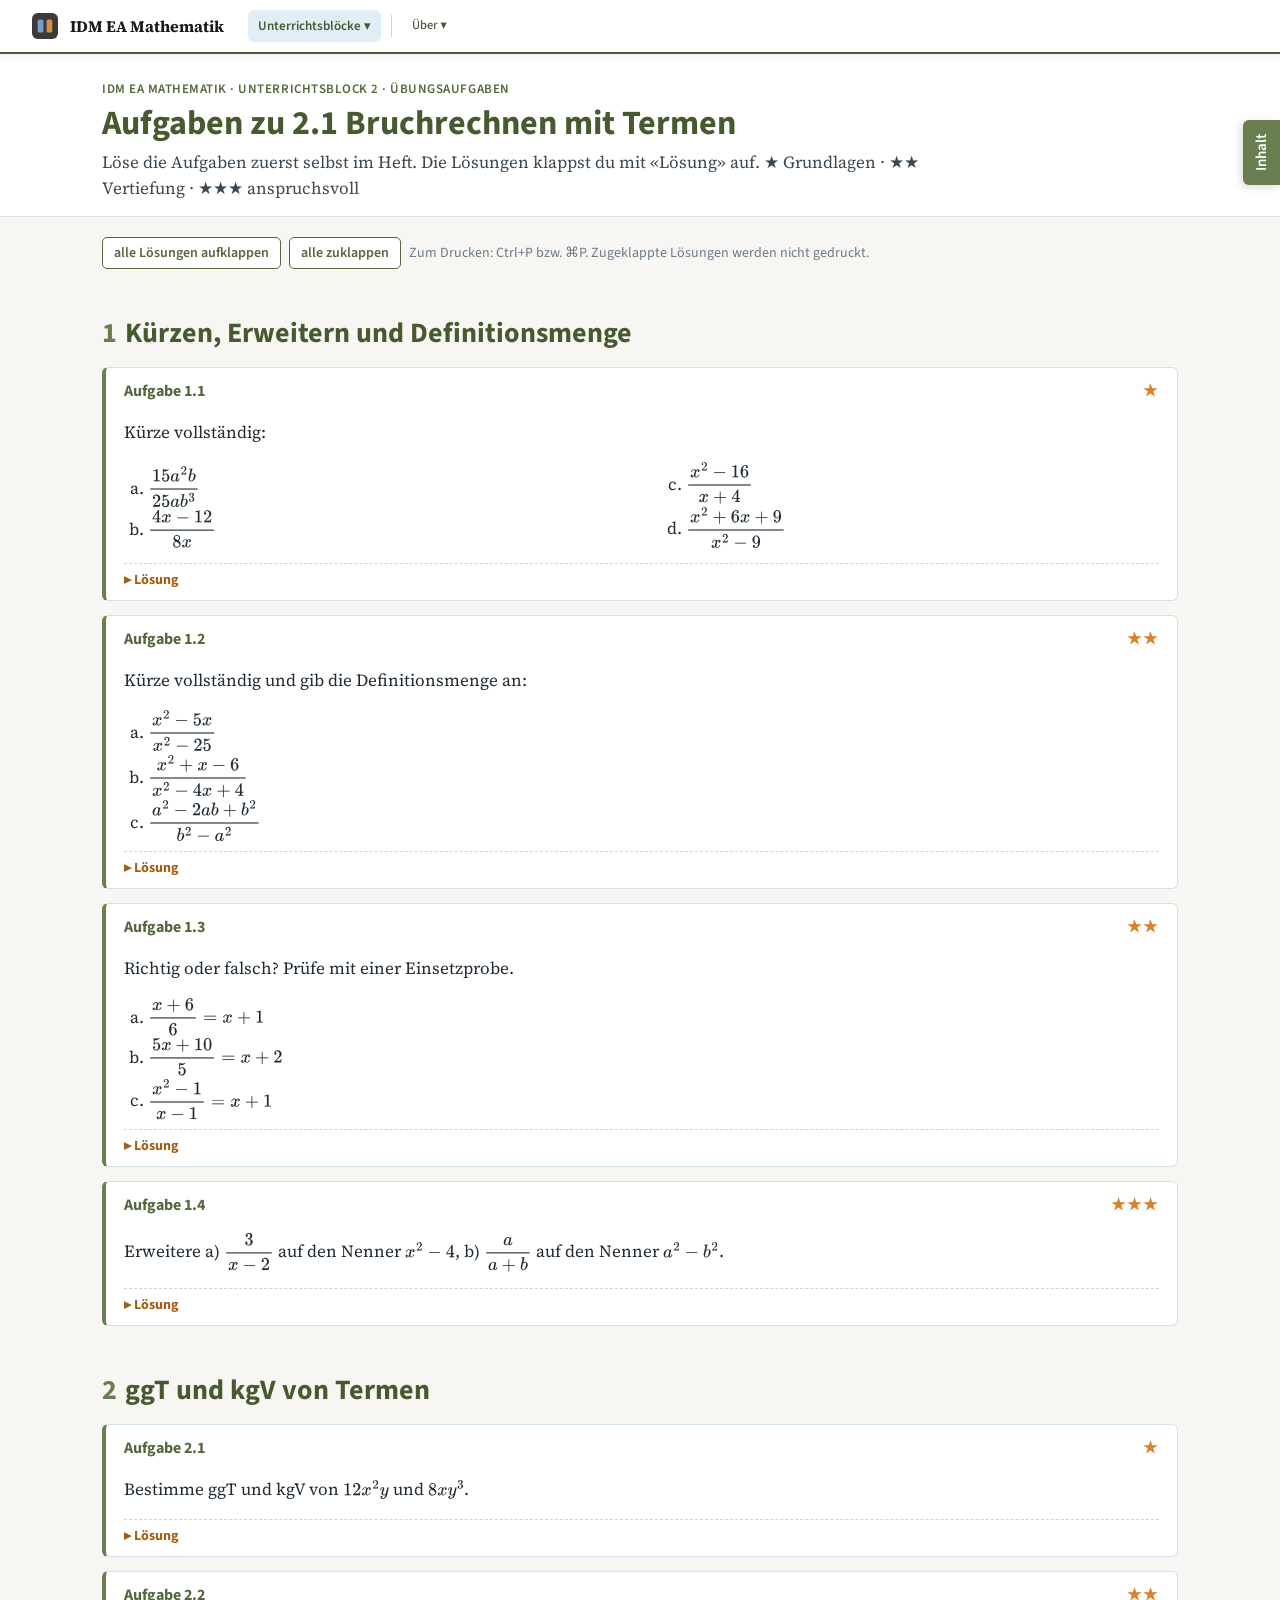
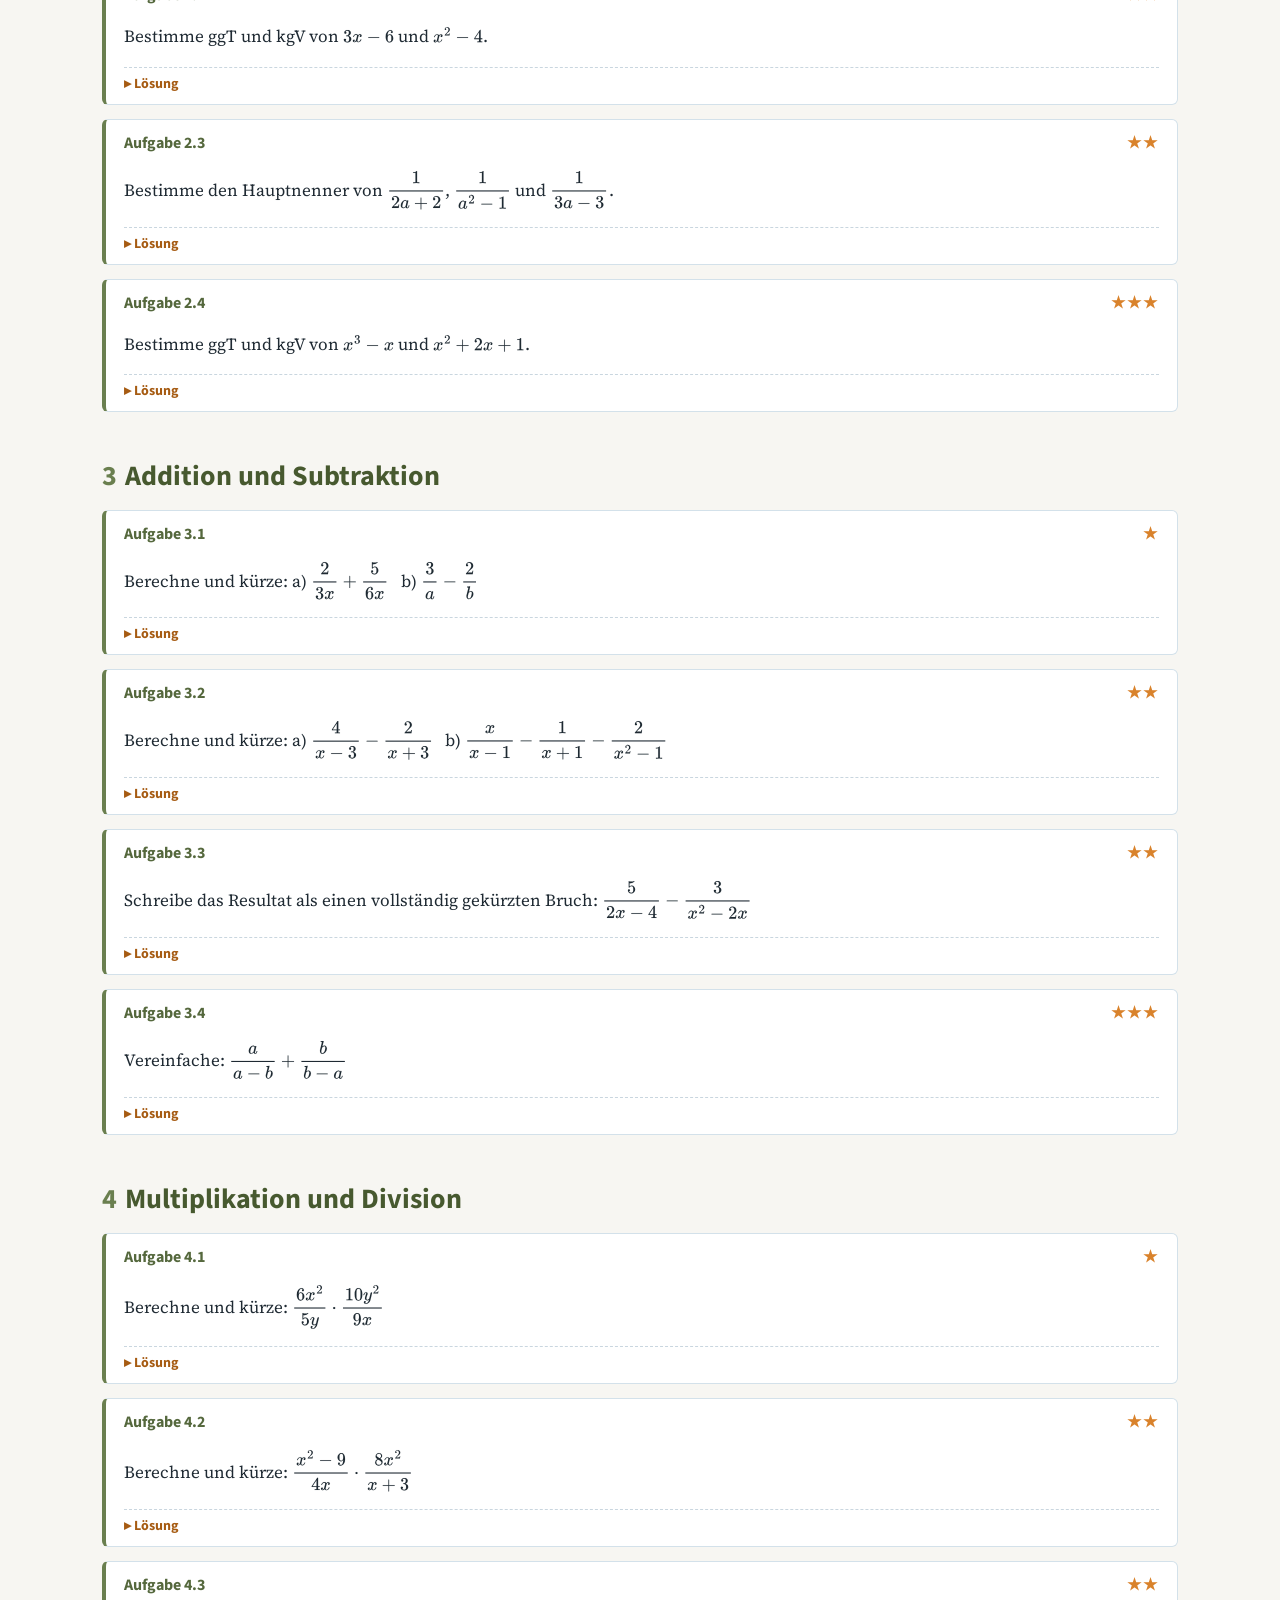
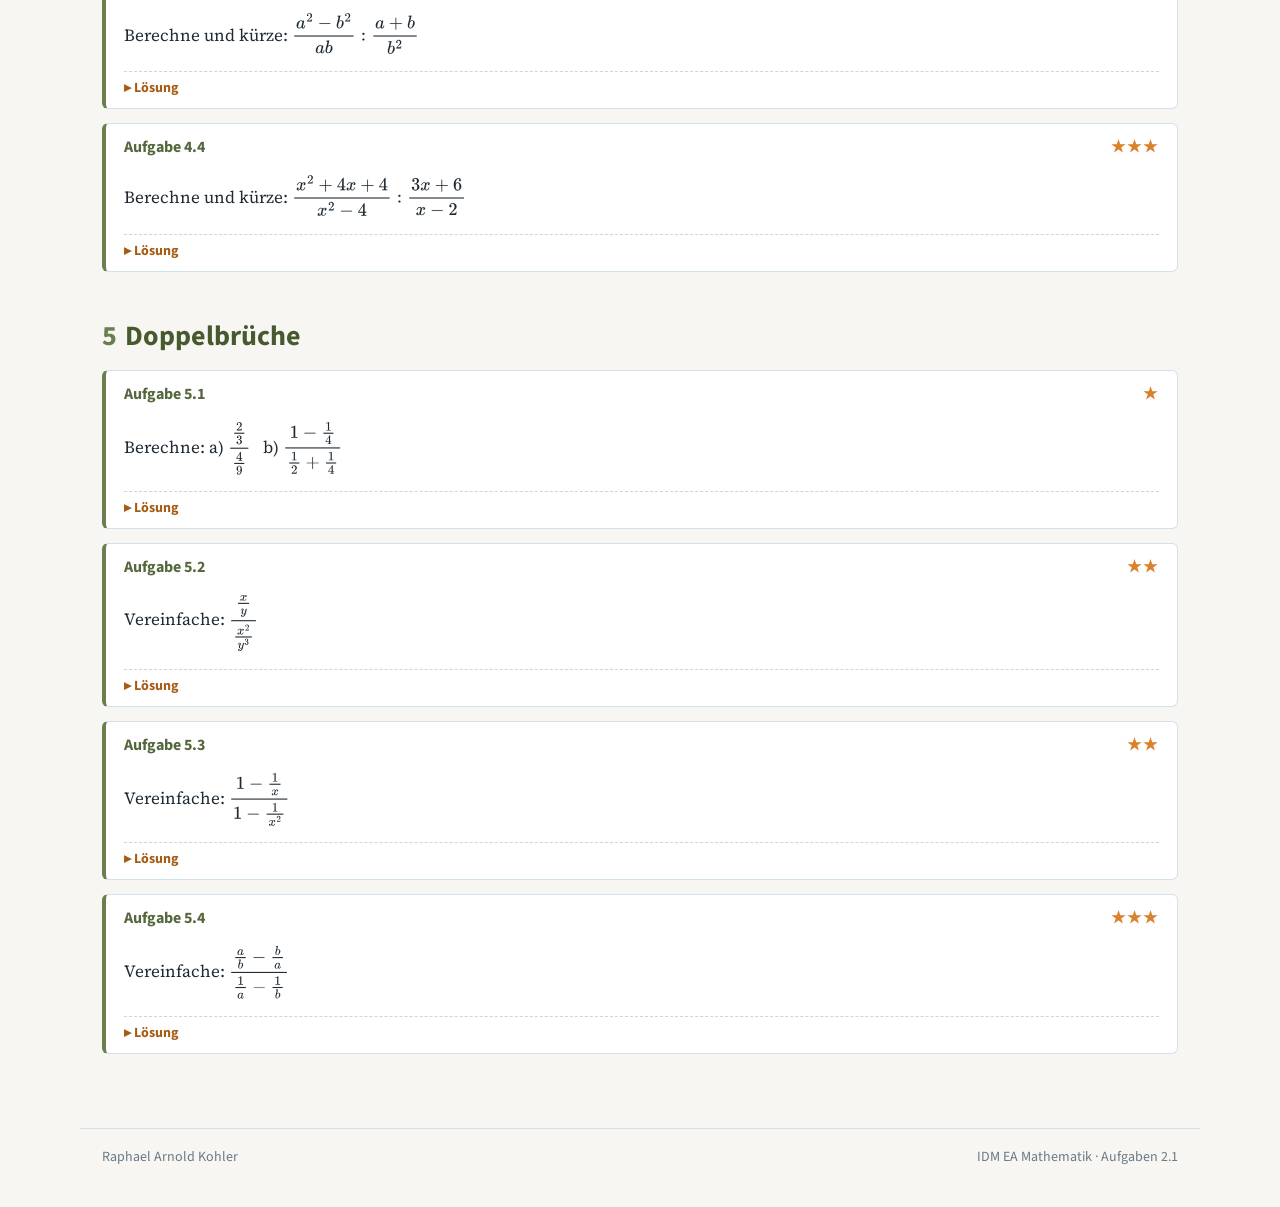
<file: aufgaben-21.html>
<!DOCTYPE html>
<html lang="de-CH">
<head>
<meta charset="utf-8">
<meta name="viewport" content="width=device-width, initial-scale=1">
<title>Aufgaben 2.1 Bruchrechnen mit Termen – Unterrichtsblock 2</title>
<link rel="stylesheet" href="schriften.css">
<script>window.MathJax={tex:{inlineMath:[['\\(','\\)']],displayMath:[['\\[','\\]']]},svg:{fontCache:'global'},startup:{typeset:true}};</script>
<script defer src="vendor/mathjax/tex-svg.js"></script>
<link rel="stylesheet" href="common.css">

</head>
<body class="b2a">
<div class="blocknav"><div class="in"><span class="bl">Block 1</span><a href="index.html">Übersicht</a><a href="1-1.html">1.1</a><a href="1-2.html">1.2</a><a href="1-3.html">1.3</a><span class="bl">Block 2</span><a href="index2.html">Übersicht</a><a href="2-1.html" class="on">2.1 Bruchterme</a><a href="2-2.html">2.2 Gleichungen</a><a href="2-3.html">2.3 Geometrie</a></div></div>
<header class="kopf"><div class="kopf-in">
  <div class="crumb">IDM EA Mathematik · Unterrichtsblock 2 · Übungsaufgaben</div>
  <h1>Aufgaben zu 2.1 Bruchrechnen mit Termen</h1>
  <p class="lead">Löse die Aufgaben zuerst selbst im Heft. Die Lösungen klappst du mit «Lösung» auf. ★ Grundlagen · ★★ Vertiefung · ★★★ anspruchsvoll</p>
</div></header>
<nav class="top"><div class="in"><a href="#kuerzen">1 Kürzen</a><a href="#ggtkgv">2 ggT, kgV</a><a href="#addsub">3 Addieren</a><a href="#muldiv">4 Multiplizieren</a><a href="#doppel">5 Doppelbrüche</a><a href="2-1.html">← zum Kapitel</a></div></nav>
<main>
<div class="toolbar"><button class="btn" onclick="document.querySelectorAll('details.lsg').forEach(d=>d.open=true)">alle Lösungen aufklappen</button><button class="btn" onclick="document.querySelectorAll('details.lsg').forEach(d=>d.open=false)">alle zuklappen</button><span class="hint" style="margin:0">Zum Drucken: Ctrl+P bzw. ⌘P. Zugeklappte Lösungen werden nicht gedruckt.</span></div>
<section id="kuerzen"><h2><span class="nr">1</span>Kürzen, Erweitern und Definitionsmenge</h2>
<div class="aufg"><h4>Aufgabe 1.1 <span class="st">★</span></h4>
<p>Kürze vollständig:</p><div class="cols"><ol type="a"><li>\(\dfrac{15a^2b}{25ab^3}\)</li><li>\(\dfrac{4x-12}{8x}\)</li><li>\(\dfrac{x^2-16}{x+4}\)</li><li>\(\dfrac{x^2+6x+9}{x^2-9}\)</li></ol></div>
<details class="lsg"><summary>Lösung</summary><p>a) \(\dfrac{5\cdot3\cdot a\cdot a\cdot b}{5\cdot5\cdot a\cdot b\cdot b\cdot b}=\dfrac{3a}{5b^2}\)<br>b) \(\dfrac{4(x-3)}{4\cdot2x}=\dfrac{x-3}{2x}\)<br>c) \(\dfrac{(x+4)(x-4)}{x+4}=x-4\)<br>d) \(\dfrac{(x+3)^2}{(x+3)(x-3)}=\dfrac{x+3}{x-3}\)</p></details></div>
<div class="aufg"><h4>Aufgabe 1.2 <span class="st">★★</span></h4>
<p>Kürze vollständig und gib die Definitionsmenge an:</p><ol type="a"><li>\(\dfrac{x^2-5x}{x^2-25}\)</li><li>\(\dfrac{x^2+x-6}{x^2-4x+4}\)</li><li>\(\dfrac{a^2-2ab+b^2}{b^2-a^2}\)</li></ol>
<details class="lsg"><summary>Lösung</summary><p>a) \(\dfrac{x(x-5)}{(x+5)(x-5)}=\dfrac{x}{x+5}\), \(\mathbb{D}=\mathbb{R}\setminus\{-5;\,5\}\)<br>b) \(\dfrac{(x+3)(x-2)}{(x-2)^2}=\dfrac{x+3}{x-2}\), \(\mathbb{D}=\mathbb{R}\setminus\{2\}\)<br>c) \(\dfrac{(a-b)^2}{(b-a)(b+a)}=\dfrac{(a-b)^2}{-(a-b)(a+b)}=-\dfrac{a-b}{a+b}=\dfrac{b-a}{a+b}\), \(a\neq\pm b\)</p></details></div>
<div class="aufg"><h4>Aufgabe 1.3 <span class="st">★★</span></h4>
<p>Richtig oder falsch? Prüfe mit einer Einsetzprobe.</p><ol type="a"><li>\(\dfrac{x+6}{6}=x+1\)</li><li>\(\dfrac{5x+10}{5}=x+2\)</li><li>\(\dfrac{x^2-1}{x-1}=x+1\)</li></ol>
<details class="lsg"><summary>Lösung</summary><p>a) falsch: \(x=6\) ergibt links \(2\), rechts \(7\). 6 ist ein Summand und darf nicht gekürzt werden.<br>b) richtig: \(\dfrac{5(x+2)}{5}=x+2\)<br>c) richtig für \(x\neq1\): \(\dfrac{(x+1)(x-1)}{x-1}=x+1\)</p></details></div>
<div class="aufg"><h4>Aufgabe 1.4 <span class="st">★★★</span></h4>
<p>Erweitere a) \(\dfrac{3}{x-2}\) auf den Nenner \(x^2-4\), b) \(\dfrac{a}{a+b}\) auf den Nenner \(a^2-b^2\).</p>
<details class="lsg"><summary>Lösung</summary><p>a) \(x^2-4=(x-2)(x+2)\): mit \((x+2)\) erweitern: \(\dfrac{3(x+2)}{x^2-4}=\dfrac{3x+6}{x^2-4}\)<br>b) mit \((a-b)\) erweitern: \(\dfrac{a(a-b)}{a^2-b^2}=\dfrac{a^2-ab}{a^2-b^2}\)</p></details></div>
</section>
<section id="ggtkgv"><h2><span class="nr">2</span>ggT und kgV von Termen</h2>
<div class="aufg"><h4>Aufgabe 2.1 <span class="st">★</span></h4>
<p>Bestimme ggT und kgV von \(12x^2y\) und \(8xy^3\).</p>
<details class="lsg"><summary>Lösung</summary><p>\(12x^2y=2^2\cdot3\cdot x^2\cdot y\), \(8xy^3=2^3\cdot x\cdot y^3\)<br>ggT \(=2^2\cdot x\cdot y=4xy\), kgV \(=2^3\cdot3\cdot x^2\cdot y^3=24x^2y^3\)</p></details></div>
<div class="aufg"><h4>Aufgabe 2.2 <span class="st">★★</span></h4>
<p>Bestimme ggT und kgV von \(3x-6\) und \(x^2-4\).</p>
<details class="lsg"><summary>Lösung</summary><p>\(3x-6=3(x-2)\), \(x^2-4=(x+2)(x-2)\)<br>ggT \(=x-2\), kgV \(=3(x-2)(x+2)\)</p></details></div>
<div class="aufg"><h4>Aufgabe 2.3 <span class="st">★★</span></h4>
<p>Bestimme den Hauptnenner von \(\dfrac{1}{2a+2}\), \(\dfrac{1}{a^2-1}\) und \(\dfrac{1}{3a-3}\).</p>
<details class="lsg"><summary>Lösung</summary><p>\(2(a+1)\), \((a+1)(a-1)\), \(3(a-1)\). HN \(=6(a+1)(a-1)\)</p></details></div>
<div class="aufg"><h4>Aufgabe 2.4 <span class="st">★★★</span></h4>
<p>Bestimme ggT und kgV von \(x^3-x\) und \(x^2+2x+1\).</p>
<details class="lsg"><summary>Lösung</summary><p>\(x^3-x=x(x+1)(x-1)\), \(x^2+2x+1=(x+1)^2\)<br>ggT \(=x+1\), kgV \(=x(x-1)(x+1)^2\)</p></details></div>
</section>
<section id="addsub"><h2><span class="nr">3</span>Addition und Subtraktion</h2>
<div class="aufg"><h4>Aufgabe 3.1 <span class="st">★</span></h4>
<p>Berechne und kürze: a) \(\dfrac{2}{3x}+\dfrac{5}{6x}\) &nbsp; b) \(\dfrac{3}{a}-\dfrac{2}{b}\)</p>
<details class="lsg"><summary>Lösung</summary><p>a) HN \(6x\): \(\dfrac{4+5}{6x}=\dfrac{9}{6x}=\dfrac{3}{2x}\)<br>b) HN \(ab\): \(\dfrac{3b-2a}{ab}\)</p></details></div>
<div class="aufg"><h4>Aufgabe 3.2 <span class="st">★★</span></h4>
<p>Berechne und kürze: a) \(\dfrac{4}{x-3}-\dfrac{2}{x+3}\) &nbsp; b) \(\dfrac{x}{x-1}-\dfrac{1}{x+1}-\dfrac{2}{x^2-1}\)</p>
<details class="lsg"><summary>Lösung</summary><p>a) HN \((x-3)(x+3)\): \(\dfrac{4(x+3)-2(x-3)}{(x-3)(x+3)}=\dfrac{2x+18}{(x-3)(x+3)}=\dfrac{2(x+9)}{(x-3)(x+3)}\)<br>b) HN \((x-1)(x+1)\): \(\dfrac{x(x+1)-(x-1)-2}{(x-1)(x+1)}=\dfrac{x^2-1}{(x-1)(x+1)}=1\) (für \(x\neq\pm1\))</p></details></div>
<div class="aufg"><h4>Aufgabe 3.3 <span class="st">★★</span></h4>
<p>Schreibe das Resultat als einen vollständig gekürzten Bruch: \(\dfrac{5}{2x-4}-\dfrac{3}{x^2-2x}\)</p>
<details class="lsg"><summary>Lösung</summary><p>\(2(x-2)\) und \(x(x-2)\): HN \(2x(x-2)\)<br>\(\dfrac{5x-3\cdot2}{2x(x-2)}=\dfrac{5x-6}{2x(x-2)}\)</p></details></div>
<div class="aufg"><h4>Aufgabe 3.4 <span class="st">★★★</span></h4>
<p>Vereinfache: \(\dfrac{a}{a-b}+\dfrac{b}{b-a}\)</p>
<details class="lsg"><summary>Lösung</summary><p>\(b-a=-(a-b)\): \(\dfrac{a}{a-b}-\dfrac{b}{a-b}=\dfrac{a-b}{a-b}=1\) (für \(a\neq b\))</p></details></div>
</section>
<section id="muldiv"><h2><span class="nr">4</span>Multiplikation und Division</h2>
<div class="aufg"><h4>Aufgabe 4.1 <span class="st">★</span></h4>
<p>Berechne und kürze: \(\dfrac{6x^2}{5y}\cdot\dfrac{10y^2}{9x}\)</p>
<details class="lsg"><summary>Lösung</summary><p>\(\dfrac{6\cdot10\cdot x^2y^2}{5\cdot9\cdot xy}=\dfrac{4xy}{3}\)</p></details></div>
<div class="aufg"><h4>Aufgabe 4.2 <span class="st">★★</span></h4>
<p>Berechne und kürze: \(\dfrac{x^2-9}{4x}\cdot\dfrac{8x^2}{x+3}\)</p>
<details class="lsg"><summary>Lösung</summary><p>\(\dfrac{(x+3)(x-3)\cdot8x^2}{4x\cdot(x+3)}=2x(x-3)\)</p></details></div>
<div class="aufg"><h4>Aufgabe 4.3 <span class="st">★★</span></h4>
<p>Berechne und kürze: \(\dfrac{a^2-b^2}{ab}:\dfrac{a+b}{b^2}\)</p>
<details class="lsg"><summary>Lösung</summary><p>\(\dfrac{(a+b)(a-b)}{ab}\cdot\dfrac{b^2}{a+b}=\dfrac{b(a-b)}{a}\)</p></details></div>
<div class="aufg"><h4>Aufgabe 4.4 <span class="st">★★★</span></h4>
<p>Berechne und kürze: \(\dfrac{x^2+4x+4}{x^2-4}:\dfrac{3x+6}{x-2}\)</p>
<details class="lsg"><summary>Lösung</summary><p>\(\dfrac{(x+2)^2}{(x+2)(x-2)}\cdot\dfrac{x-2}{3(x+2)}=\dfrac13\)</p></details></div>
</section>
<section id="doppel"><h2><span class="nr">5</span>Doppelbrüche</h2>
<div class="aufg"><h4>Aufgabe 5.1 <span class="st">★</span></h4>
<p>Berechne: a) \(\dfrac{\frac23}{\frac49}\) &nbsp; b) \(\dfrac{1-\frac14}{\frac12+\frac14}\)</p>
<details class="lsg"><summary>Lösung</summary><p>a) \(\dfrac23\cdot\dfrac94=\dfrac32\) &nbsp; b) \(\dfrac{\frac34}{\frac34}=1\)</p></details></div>
<div class="aufg"><h4>Aufgabe 5.2 <span class="st">★★</span></h4>
<p>Vereinfache: \(\dfrac{\frac{x}{y}}{\frac{x^2}{y^3}}\)</p>
<details class="lsg"><summary>Lösung</summary><p>\(\dfrac{x}{y}\cdot\dfrac{y^3}{x^2}=\dfrac{y^2}{x}\)</p></details></div>
<div class="aufg"><h4>Aufgabe 5.3 <span class="st">★★</span></h4>
<p>Vereinfache: \(\dfrac{1-\frac1x}{1-\frac{1}{x^2}}\)</p>
<details class="lsg"><summary>Lösung</summary><p>Mit \(x^2\) erweitern: \(\dfrac{x^2-x}{x^2-1}=\dfrac{x(x-1)}{(x+1)(x-1)}=\dfrac{x}{x+1}\)</p></details></div>
<div class="aufg"><h4>Aufgabe 5.4 <span class="st">★★★</span></h4>
<p>Vereinfache: \(\dfrac{\frac{a}{b}-\frac{b}{a}}{\frac1a-\frac1b}\)</p>
<details class="lsg"><summary>Lösung</summary><p>Mit \(ab\) erweitern: \(\dfrac{a^2-b^2}{b-a}=\dfrac{(a+b)(a-b)}{-(a-b)}=-(a+b)\)</p></details></div>
</section>

</main>
<footer><span>Raphael Arnold Kohler</span><span>IDM EA Mathematik · Aufgaben 2.1</span></footer>
<script src="nav.js"></script>
</body>
</html>
</file>
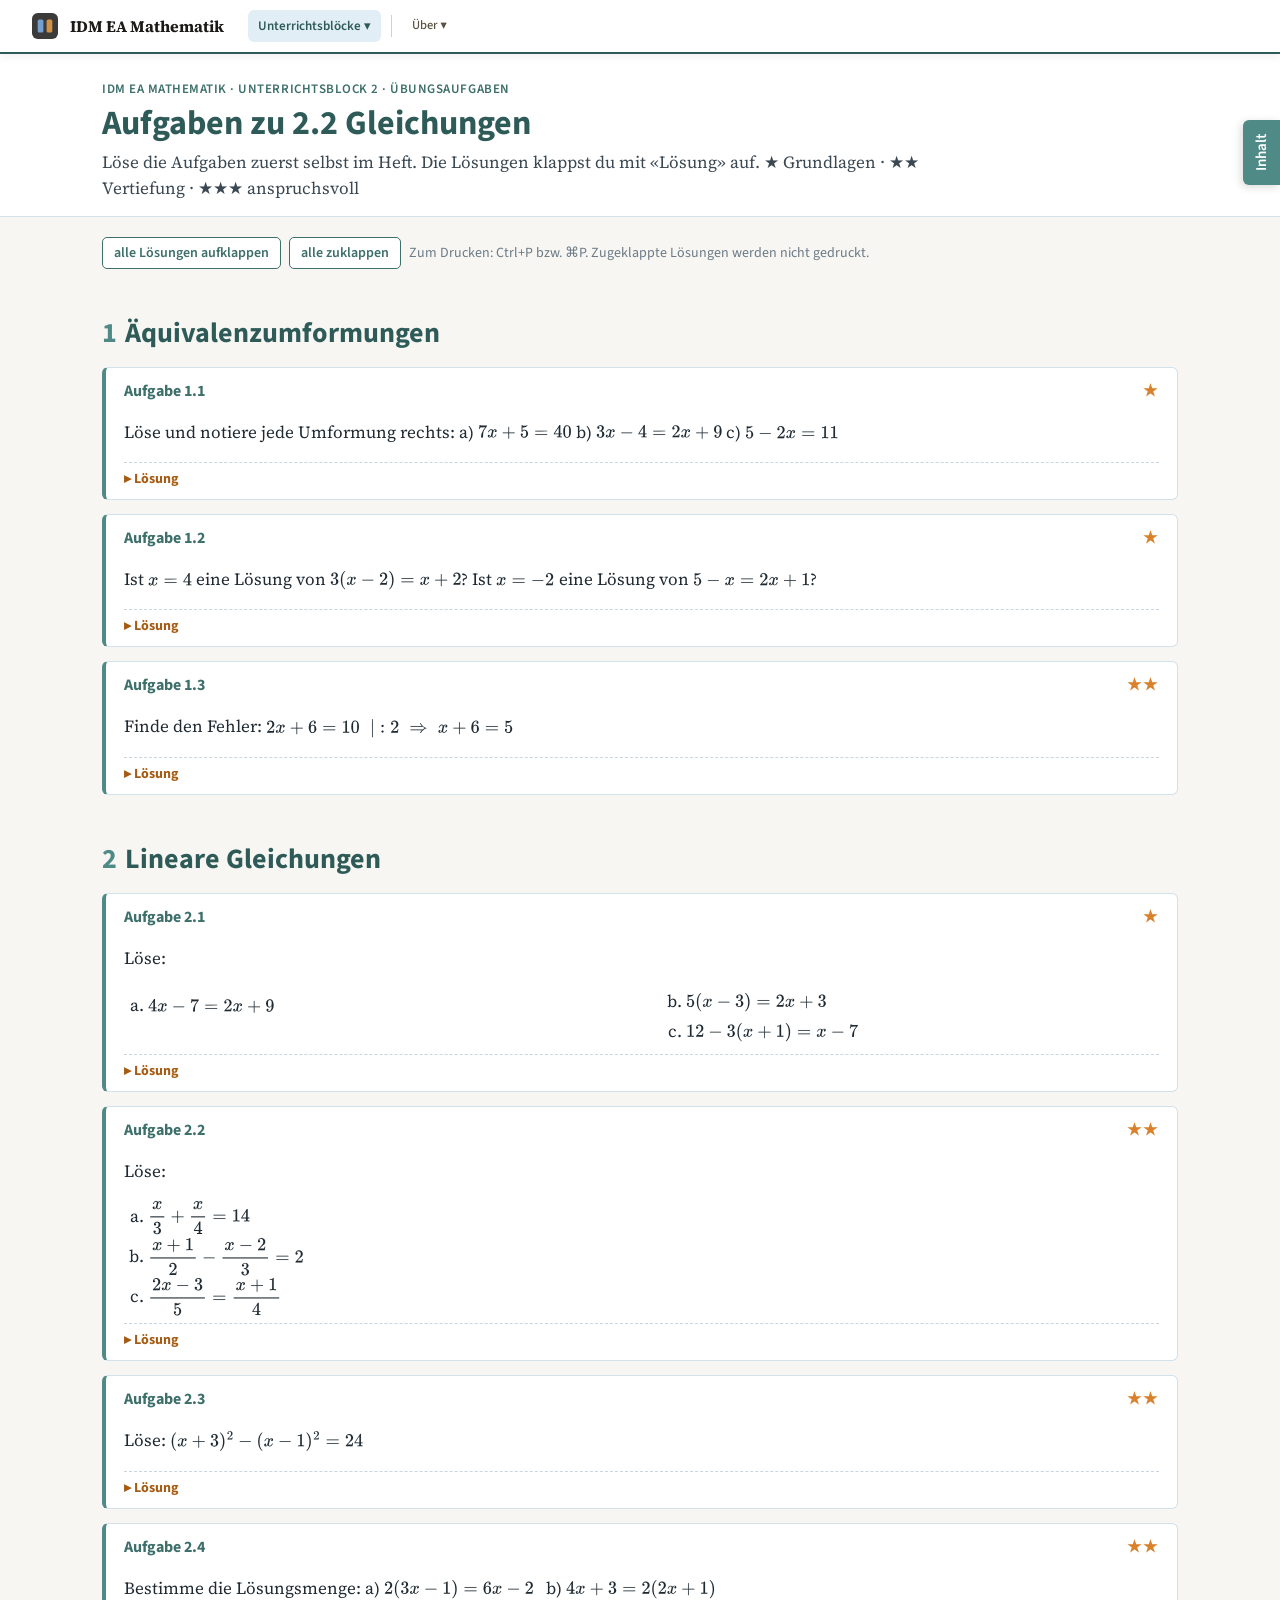
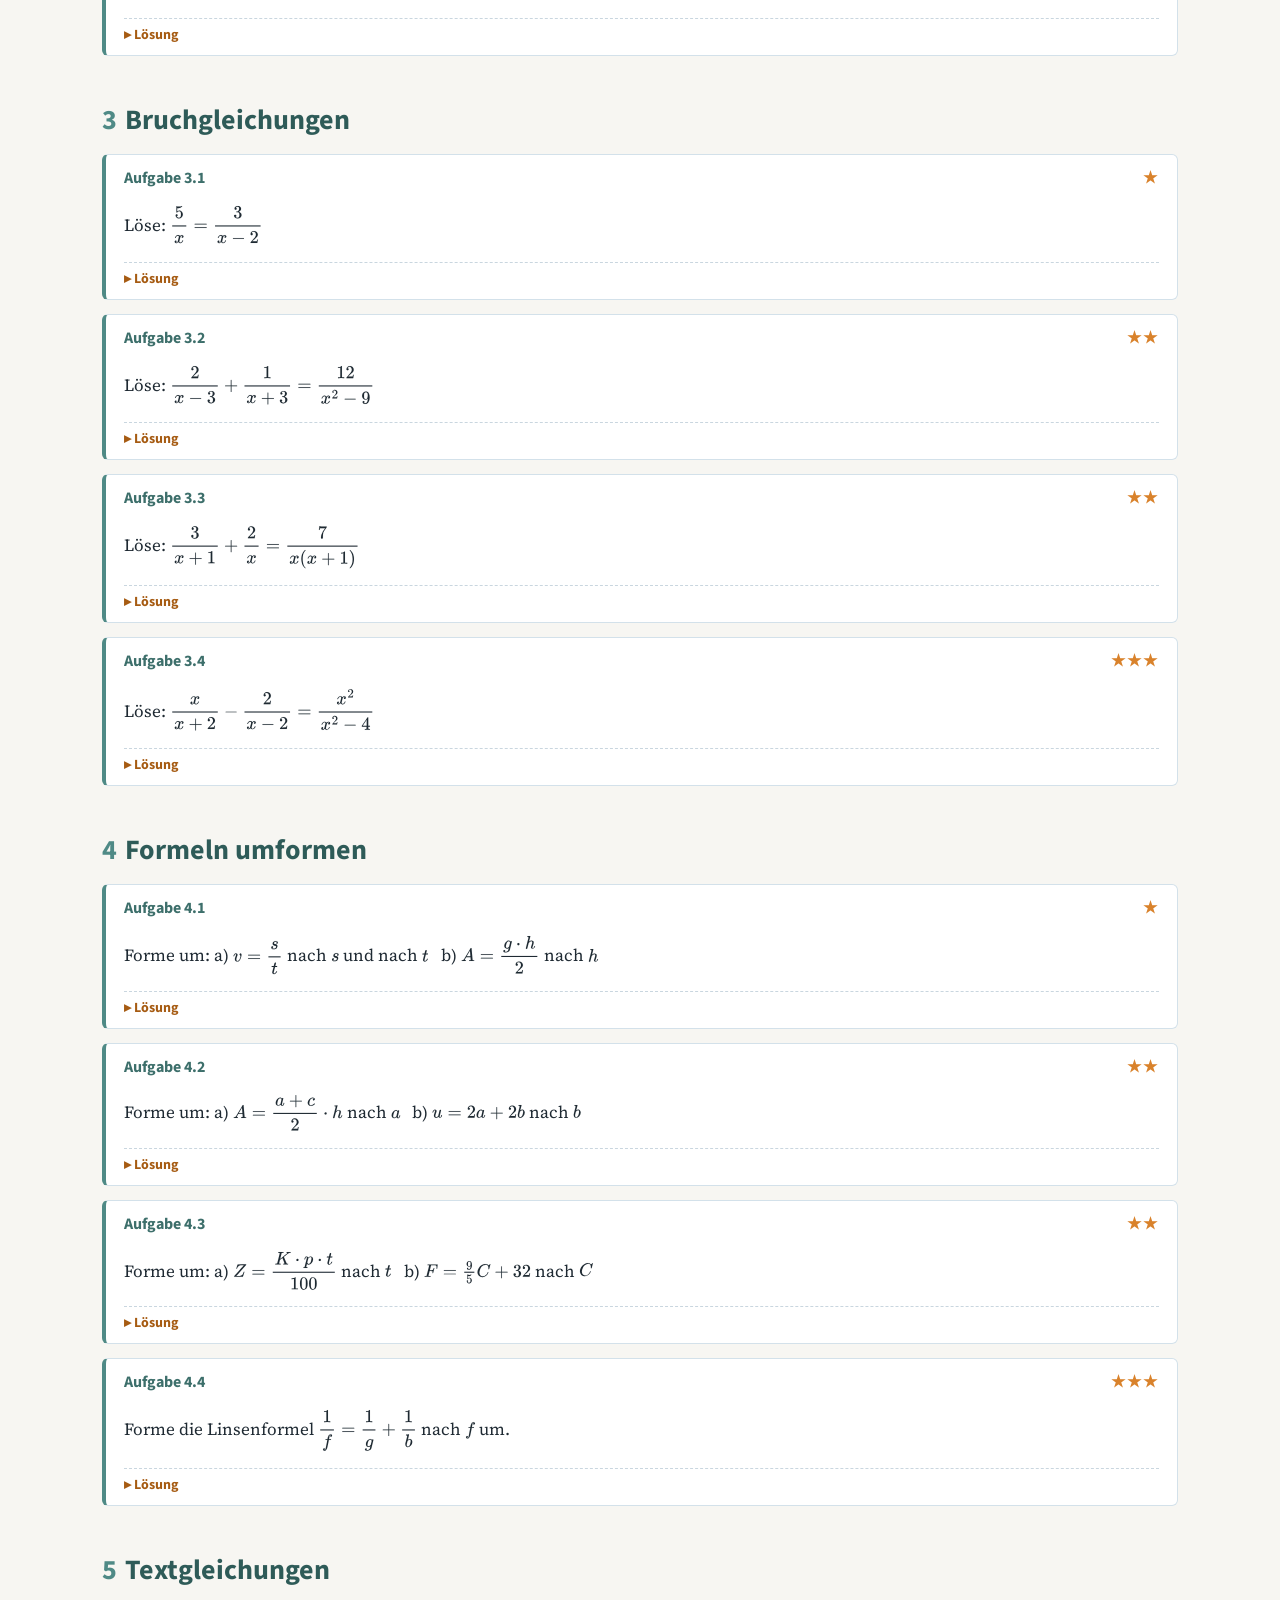
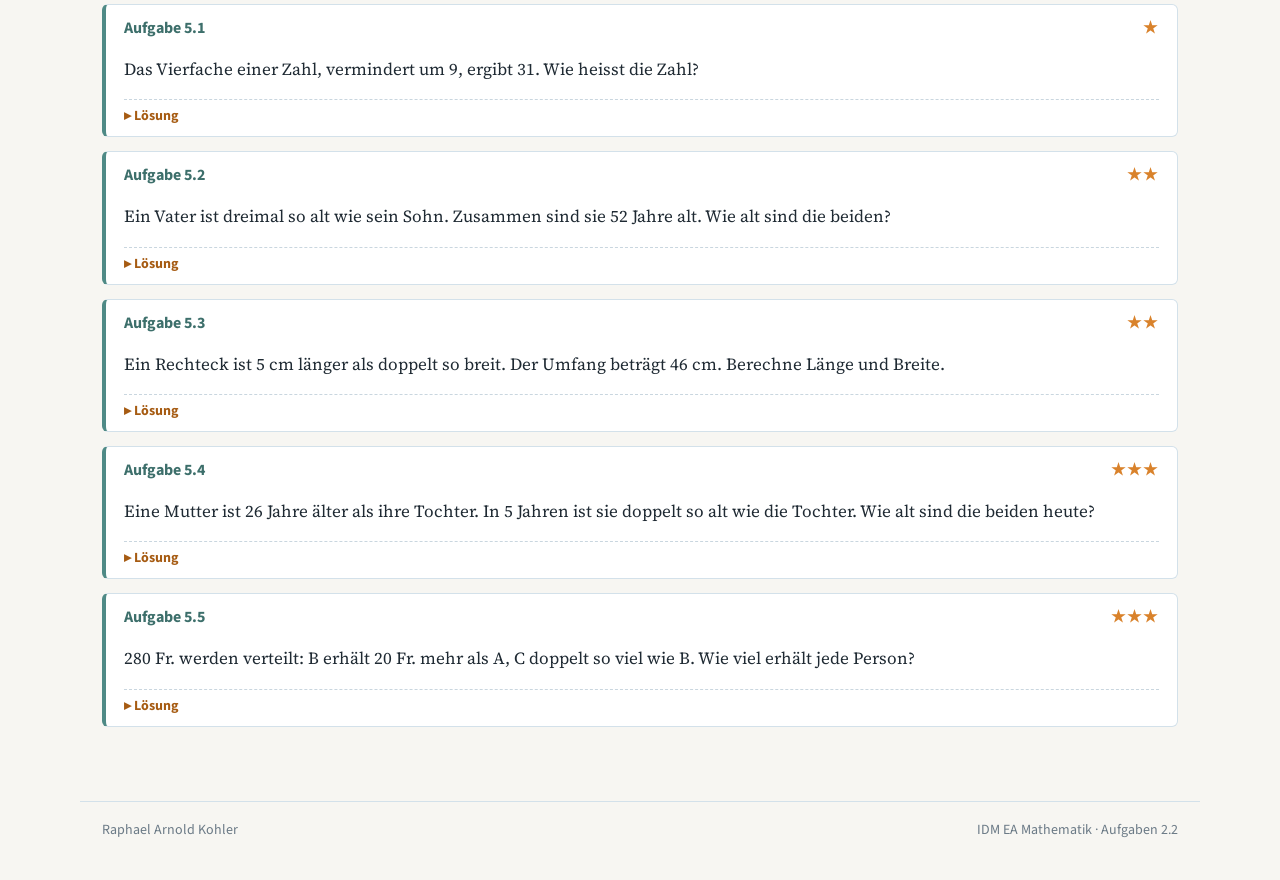
<file: aufgaben-22.html>
<!DOCTYPE html>
<html lang="de-CH">
<head>
<meta charset="utf-8">
<meta name="viewport" content="width=device-width, initial-scale=1">
<title>Aufgaben 2.2 Gleichungen – Unterrichtsblock 2</title>
<link rel="stylesheet" href="schriften.css">
<script>window.MathJax={tex:{inlineMath:[['\\(','\\)']],displayMath:[['\\[','\\]']]},svg:{fontCache:'global'},startup:{typeset:true}};</script>
<script defer src="vendor/mathjax/tex-svg.js"></script>
<link rel="stylesheet" href="common.css">

</head>
<body class="b2t">
<div class="blocknav"><div class="in"><span class="bl">Block 1</span><a href="index.html">Übersicht</a><a href="1-1.html">1.1</a><a href="1-2.html">1.2</a><a href="1-3.html">1.3</a><span class="bl">Block 2</span><a href="index2.html">Übersicht</a><a href="2-1.html">2.1 Bruchterme</a><a href="2-2.html" class="on">2.2 Gleichungen</a><a href="2-3.html">2.3 Geometrie</a></div></div>
<header class="kopf"><div class="kopf-in">
  <div class="crumb">IDM EA Mathematik · Unterrichtsblock 2 · Übungsaufgaben</div>
  <h1>Aufgaben zu 2.2 Gleichungen</h1>
  <p class="lead">Löse die Aufgaben zuerst selbst im Heft. Die Lösungen klappst du mit «Lösung» auf. ★ Grundlagen · ★★ Vertiefung · ★★★ anspruchsvoll</p>
</div></header>
<nav class="top"><div class="in"><a href="#aequiv">1 Umformungen</a><a href="#linear">2 Lineare Gl.</a><a href="#bruch">3 Bruchgleichungen</a><a href="#formeln">4 Formeln</a><a href="#text">5 Textgleichungen</a><a href="2-2.html">← zum Kapitel</a></div></nav>
<main>
<div class="toolbar"><button class="btn" onclick="document.querySelectorAll('details.lsg').forEach(d=>d.open=true)">alle Lösungen aufklappen</button><button class="btn" onclick="document.querySelectorAll('details.lsg').forEach(d=>d.open=false)">alle zuklappen</button><span class="hint" style="margin:0">Zum Drucken: Ctrl+P bzw. ⌘P. Zugeklappte Lösungen werden nicht gedruckt.</span></div>
<section id="aequiv"><h2><span class="nr">1</span>Äquivalenzumformungen</h2>
<div class="aufg"><h4>Aufgabe 1.1 <span class="st">★</span></h4>
<p>Löse und notiere jede Umformung rechts: a) \(7x+5=40\) b) \(3x-4=2x+9\) c) \(5-2x=11\)</p>
<details class="lsg"><summary>Lösung</summary><p>a) \(|-5\): \(7x=35\), \(|:7\): \(x=5\)<br>b) \(|-2x\): \(x-4=9\), \(|+4\): \(x=13\)<br>c) \(|-5\): \(-2x=6\), \(|:(-2)\): \(x=-3\)</p></details></div>
<div class="aufg"><h4>Aufgabe 1.2 <span class="st">★</span></h4>
<p>Ist \(x=4\) eine Lösung von \(3(x-2)=x+2\)? Ist \(x=-2\) eine Lösung von \(5-x=2x+1\)?</p>
<details class="lsg"><summary>Lösung</summary><p>\(3\cdot2=6\) und \(4+2=6\): ja.<br>\(5+2=7\), \(-4+1=-3\): nein (Lösung ist \(x=\tfrac43\)).</p></details></div>
<div class="aufg"><h4>Aufgabe 1.3 <span class="st">★★</span></h4>
<p>Finde den Fehler: \(2x+6=10\;\;|:2\;\Rightarrow\;x+6=5\)</p>
<details class="lsg"><summary>Lösung</summary><p>Beim Dividieren muss <b>jeder Summand</b> geteilt werden: \(x+3=5\Rightarrow x=2\). Einfacher: zuerst \(|-6\).</p></details></div>
</section>
<section id="linear"><h2><span class="nr">2</span>Lineare Gleichungen</h2>
<div class="aufg"><h4>Aufgabe 2.1 <span class="st">★</span></h4>
<p>Löse:</p><div class="cols"><ol type="a"><li>\(4x-7=2x+9\)</li><li>\(5(x-3)=2x+3\)</li><li>\(12-3(x+1)=x-7\)</li></ol></div>
<details class="lsg"><summary>Lösung</summary><p>a) \(2x=16\Rightarrow x=8\)<br>b) \(5x-15=2x+3\Rightarrow3x=18\Rightarrow x=6\)<br>c) \(12-3x-3=x-7\Rightarrow9-3x=x-7\Rightarrow16=4x\Rightarrow x=4\)</p></details></div>
<div class="aufg"><h4>Aufgabe 2.2 <span class="st">★★</span></h4>
<p>Löse:</p><ol type="a"><li>\(\dfrac{x}{3}+\dfrac{x}{4}=14\)</li><li>\(\dfrac{x+1}{2}-\dfrac{x-2}{3}=2\)</li><li>\(\dfrac{2x-3}{5}=\dfrac{x+1}{4}\)</li></ol>
<details class="lsg"><summary>Lösung</summary><p>a) \(\cdot12\): \(4x+3x=168\Rightarrow x=24\)<br>b) \(\cdot6\): \(3(x+1)-2(x-2)=12\Rightarrow3x+3-2x+4=12\Rightarrow x=5\)<br>c) \(\cdot20\): \(4(2x-3)=5(x+1)\Rightarrow8x-12=5x+5\Rightarrow3x=17\Rightarrow x=\tfrac{17}{3}\)</p></details></div>
<div class="aufg"><h4>Aufgabe 2.3 <span class="st">★★</span></h4>
<p>Löse: \((x+3)^2-(x-1)^2=24\)</p>
<details class="lsg"><summary>Lösung</summary><p>\(x^2+6x+9-(x^2-2x+1)=24\Rightarrow8x+8=24\Rightarrow x=2\)</p></details></div>
<div class="aufg"><h4>Aufgabe 2.4 <span class="st">★★</span></h4>
<p>Bestimme die Lösungsmenge: a) \(2(3x-1)=6x-2\) &nbsp; b) \(4x+3=2(2x+1)\)</p>
<details class="lsg"><summary>Lösung</summary><p>a) \(6x-2=6x-2\Rightarrow0=0\) wahr: \(\mathbb{L}=\mathbb{R}\)<br>b) \(4x+3=4x+2\Rightarrow3=2\) falsch: \(\mathbb{L}=\{\,\}\)</p></details></div>
</section>
<section id="bruch"><h2><span class="nr">3</span>Bruchgleichungen</h2>
<div class="aufg"><h4>Aufgabe 3.1 <span class="st">★</span></h4>
<p>Löse: \(\dfrac{5}{x}=\dfrac{3}{x-2}\)</p>
<details class="lsg"><summary>Lösung</summary><p>\(\mathbb{D}=\mathbb{R}\setminus\{0;\,2\}\). \(5(x-2)=3x\Rightarrow2x=10\Rightarrow x=5\in\mathbb{D}\). \(\mathbb{L}=\{5\}\)</p></details></div>
<div class="aufg"><h4>Aufgabe 3.2 <span class="st">★★</span></h4>
<p>Löse: \(\dfrac{2}{x-3}+\dfrac{1}{x+3}=\dfrac{12}{x^2-9}\)</p>
<details class="lsg"><summary>Lösung</summary><p>\(\mathbb{D}=\mathbb{R}\setminus\{-3;\,3\}\). \(2(x+3)+(x-3)=12\Rightarrow3x+3=12\Rightarrow x=3\notin\mathbb{D}\). \(\mathbb{L}=\{\,\}\)</p></details></div>
<div class="aufg"><h4>Aufgabe 3.3 <span class="st">★★</span></h4>
<p>Löse: \(\dfrac{3}{x+1}+\dfrac{2}{x}=\dfrac{7}{x(x+1)}\)</p>
<details class="lsg"><summary>Lösung</summary><p>\(\mathbb{D}=\mathbb{R}\setminus\{-1;\,0\}\). \(3x+2(x+1)=7\Rightarrow5x=5\Rightarrow x=1\). \(\mathbb{L}=\{1\}\)</p></details></div>
<div class="aufg"><h4>Aufgabe 3.4 <span class="st">★★★</span></h4>
<p>Löse: \(\dfrac{x}{x+2}-\dfrac{2}{x-2}=\dfrac{x^2}{x^2-4}\)</p>
<details class="lsg"><summary>Lösung</summary><p>\(\mathbb{D}=\mathbb{R}\setminus\{-2;\,2\}\). \(x(x-2)-2(x+2)=x^2\Rightarrow x^2-4x-4=x^2\Rightarrow x=-1\). \(\mathbb{L}=\{-1\}\)</p></details></div>
</section>
<section id="formeln"><h2><span class="nr">4</span>Formeln umformen</h2>
<div class="aufg"><h4>Aufgabe 4.1 <span class="st">★</span></h4>
<p>Forme um: a) \(v=\dfrac{s}{t}\) nach \(s\) und nach \(t\) &nbsp; b) \(A=\dfrac{g\cdot h}{2}\) nach \(h\)</p>
<details class="lsg"><summary>Lösung</summary><p>a) \(s=v\cdot t\), \(t=\dfrac{s}{v}\) &nbsp; b) \(h=\dfrac{2A}{g}\)</p></details></div>
<div class="aufg"><h4>Aufgabe 4.2 <span class="st">★★</span></h4>
<p>Forme um: a) \(A=\dfrac{a+c}{2}\cdot h\) nach \(a\) &nbsp; b) \(u=2a+2b\) nach \(b\)</p>
<details class="lsg"><summary>Lösung</summary><p>a) \(a=\dfrac{2A}{h}-c\) &nbsp; b) \(b=\dfrac{u-2a}{2}=\dfrac u2-a\)</p></details></div>
<div class="aufg"><h4>Aufgabe 4.3 <span class="st">★★</span></h4>
<p>Forme um: a) \(Z=\dfrac{K\cdot p\cdot t}{100}\) nach \(t\) &nbsp; b) \(F=\tfrac95C+32\) nach \(C\)</p>
<details class="lsg"><summary>Lösung</summary><p>a) \(t=\dfrac{100Z}{K\cdot p}\) &nbsp; b) \(C=\tfrac59(F-32)\)</p></details></div>
<div class="aufg"><h4>Aufgabe 4.4 <span class="st">★★★</span></h4>
<p>Forme die Linsenformel \(\dfrac1f=\dfrac1g+\dfrac1b\) nach \(f\) um.</p>
<details class="lsg"><summary>Lösung</summary><p>Rechts gleichnamig: \(\dfrac1f=\dfrac{b+g}{gb}\). Kehrwert: \(f=\dfrac{gb}{g+b}\)</p></details></div>
</section>
<section id="text"><h2><span class="nr">5</span>Textgleichungen</h2>
<div class="aufg"><h4>Aufgabe 5.1 <span class="st">★</span></h4>
<p>Das Vierfache einer Zahl, vermindert um 9, ergibt 31. Wie heisst die Zahl?</p>
<details class="lsg"><summary>Lösung</summary><p>\(4x-9=31\Rightarrow4x=40\Rightarrow x=10\)</p></details></div>
<div class="aufg"><h4>Aufgabe 5.2 <span class="st">★★</span></h4>
<p>Ein Vater ist dreimal so alt wie sein Sohn. Zusammen sind sie 52 Jahre alt. Wie alt sind die beiden?</p>
<details class="lsg"><summary>Lösung</summary><p>\(x\): Sohn. \(x+3x=52\Rightarrow x=13\). Sohn 13, Vater 39 Jahre.</p></details></div>
<div class="aufg"><h4>Aufgabe 5.3 <span class="st">★★</span></h4>
<p>Ein Rechteck ist 5 cm länger als doppelt so breit. Der Umfang beträgt 46 cm. Berechne Länge und Breite.</p>
<details class="lsg"><summary>Lösung</summary><p>\(x\): Breite, Länge \(2x+5\). \(2x+2(2x+5)=46\Rightarrow6x=36\Rightarrow x=6\). Breite 6 cm, Länge 17 cm.</p></details></div>
<div class="aufg"><h4>Aufgabe 5.4 <span class="st">★★★</span></h4>
<p>Eine Mutter ist 26 Jahre älter als ihre Tochter. In 5 Jahren ist sie doppelt so alt wie die Tochter. Wie alt sind die beiden heute?</p>
<details class="lsg"><summary>Lösung</summary><p>\(x\): Tochter heute. In 5 Jahren: \(x+31=2(x+5)\Rightarrow x=21\). Tochter 21, Mutter 47 Jahre. Probe: 52 = 2 · 26 ✓</p></details></div>
<div class="aufg"><h4>Aufgabe 5.5 <span class="st">★★★</span></h4>
<p>280 Fr. werden verteilt: B erhält 20 Fr. mehr als A, C doppelt so viel wie B. Wie viel erhält jede Person?</p>
<details class="lsg"><summary>Lösung</summary><p>\(x+(x+20)+2(x+20)=280\Rightarrow4x+60=280\Rightarrow x=55\). A: 55 Fr., B: 75 Fr., C: 150 Fr.</p></details></div>
</section>

</main>
<footer><span>Raphael Arnold Kohler</span><span>IDM EA Mathematik · Aufgaben 2.2</span></footer>
<script src="nav.js"></script>
</body>
</html>
</file>
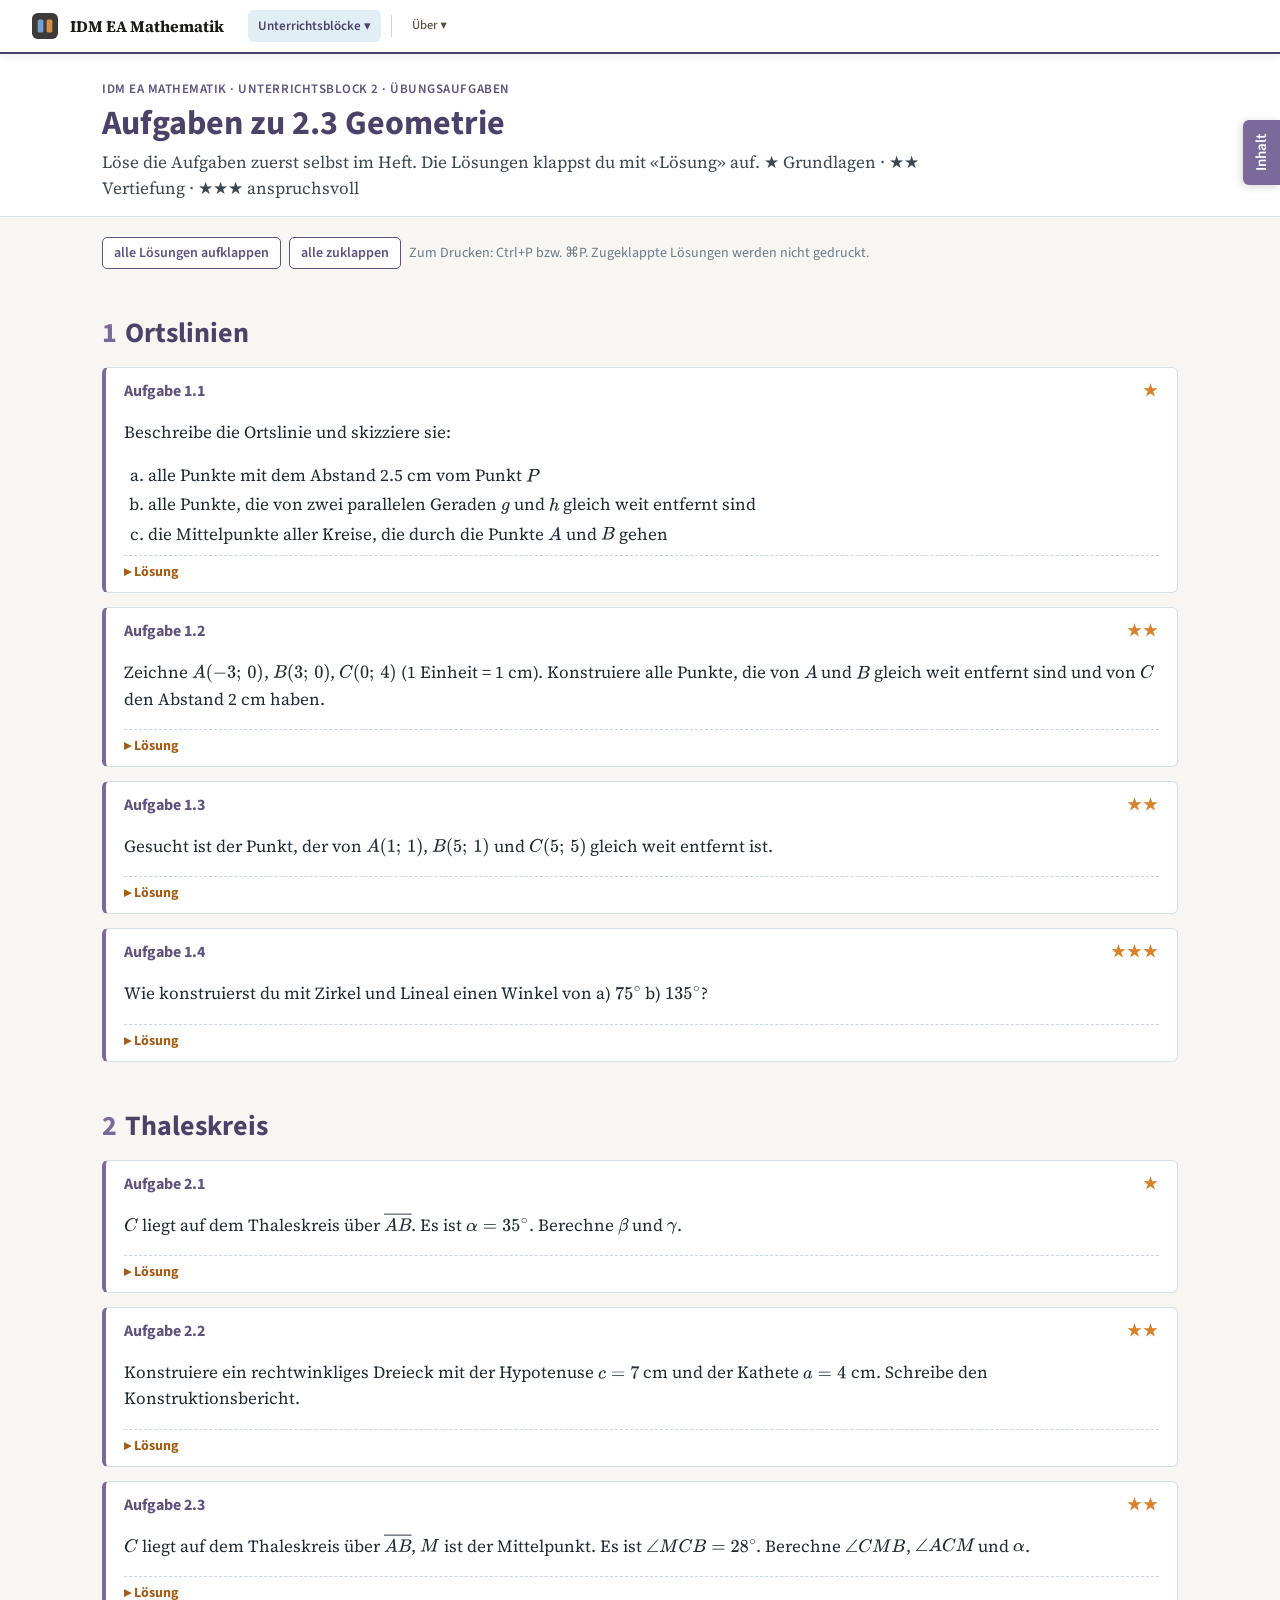
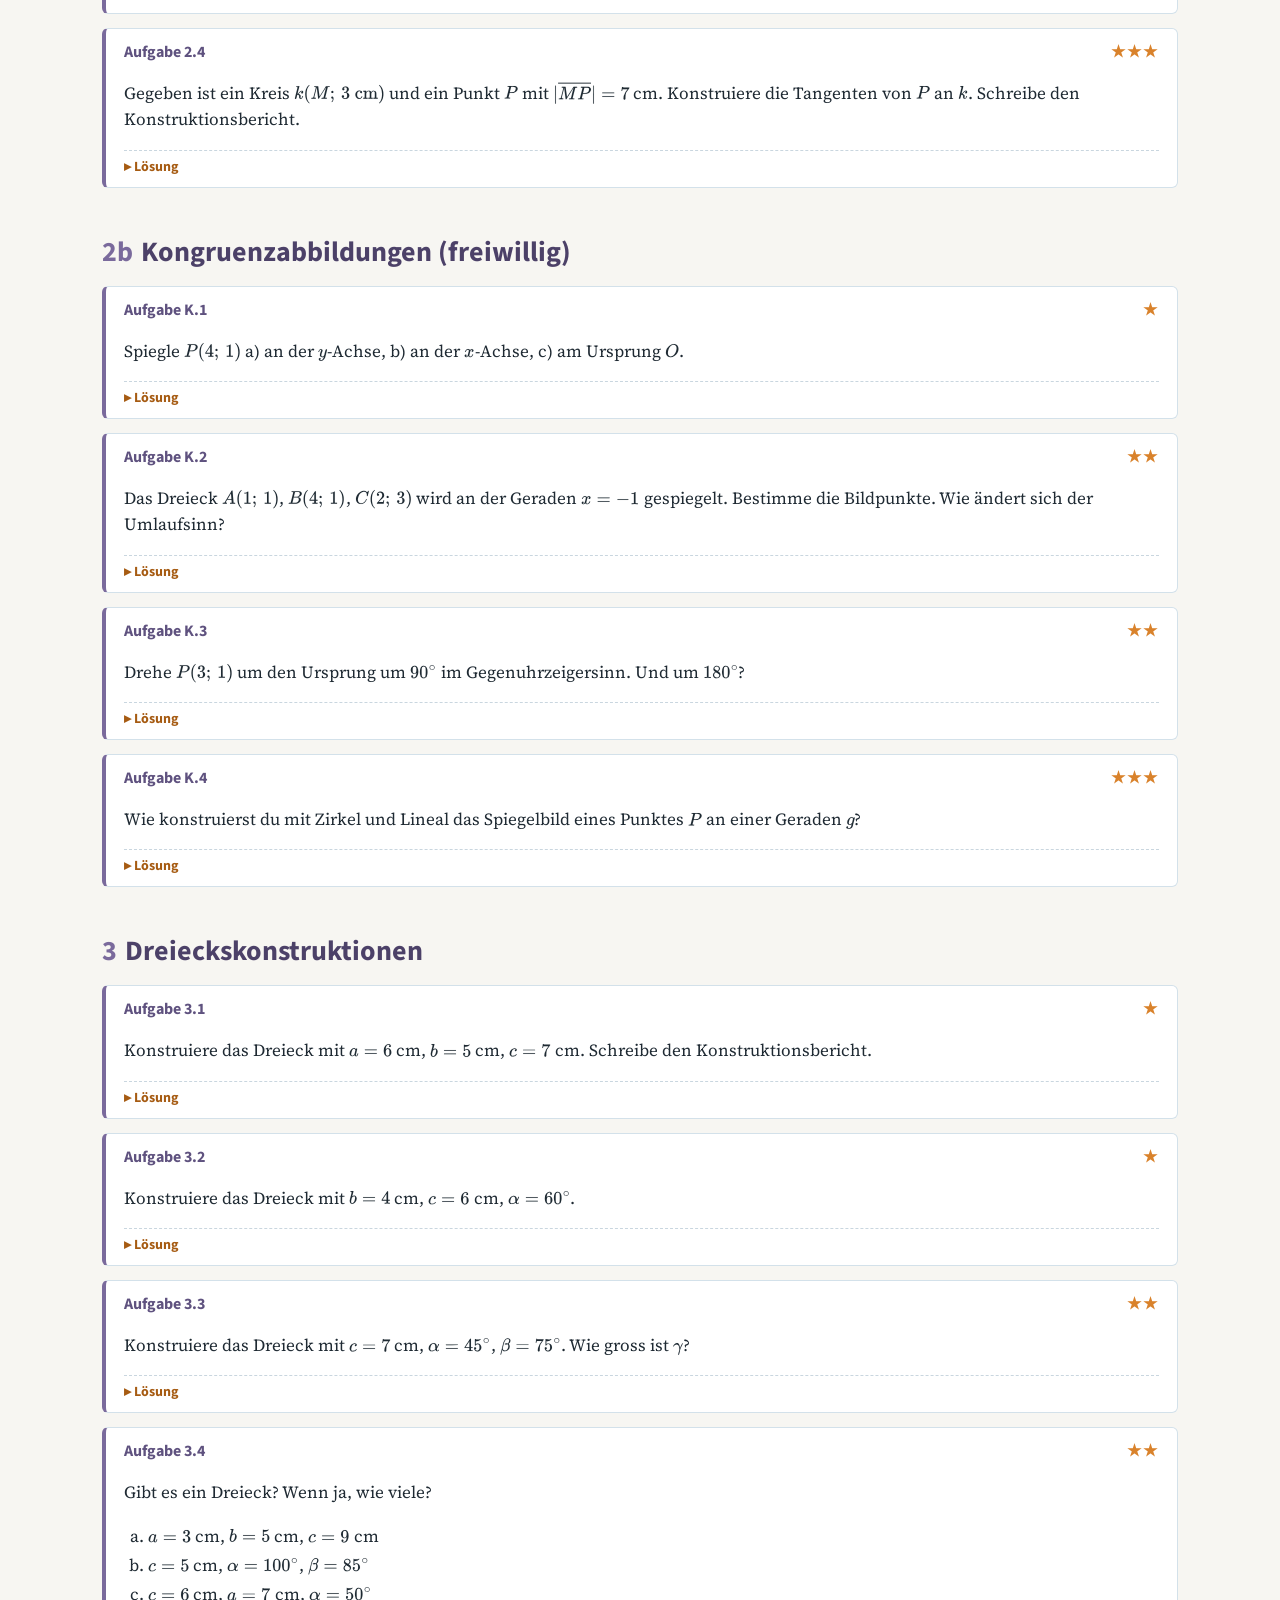
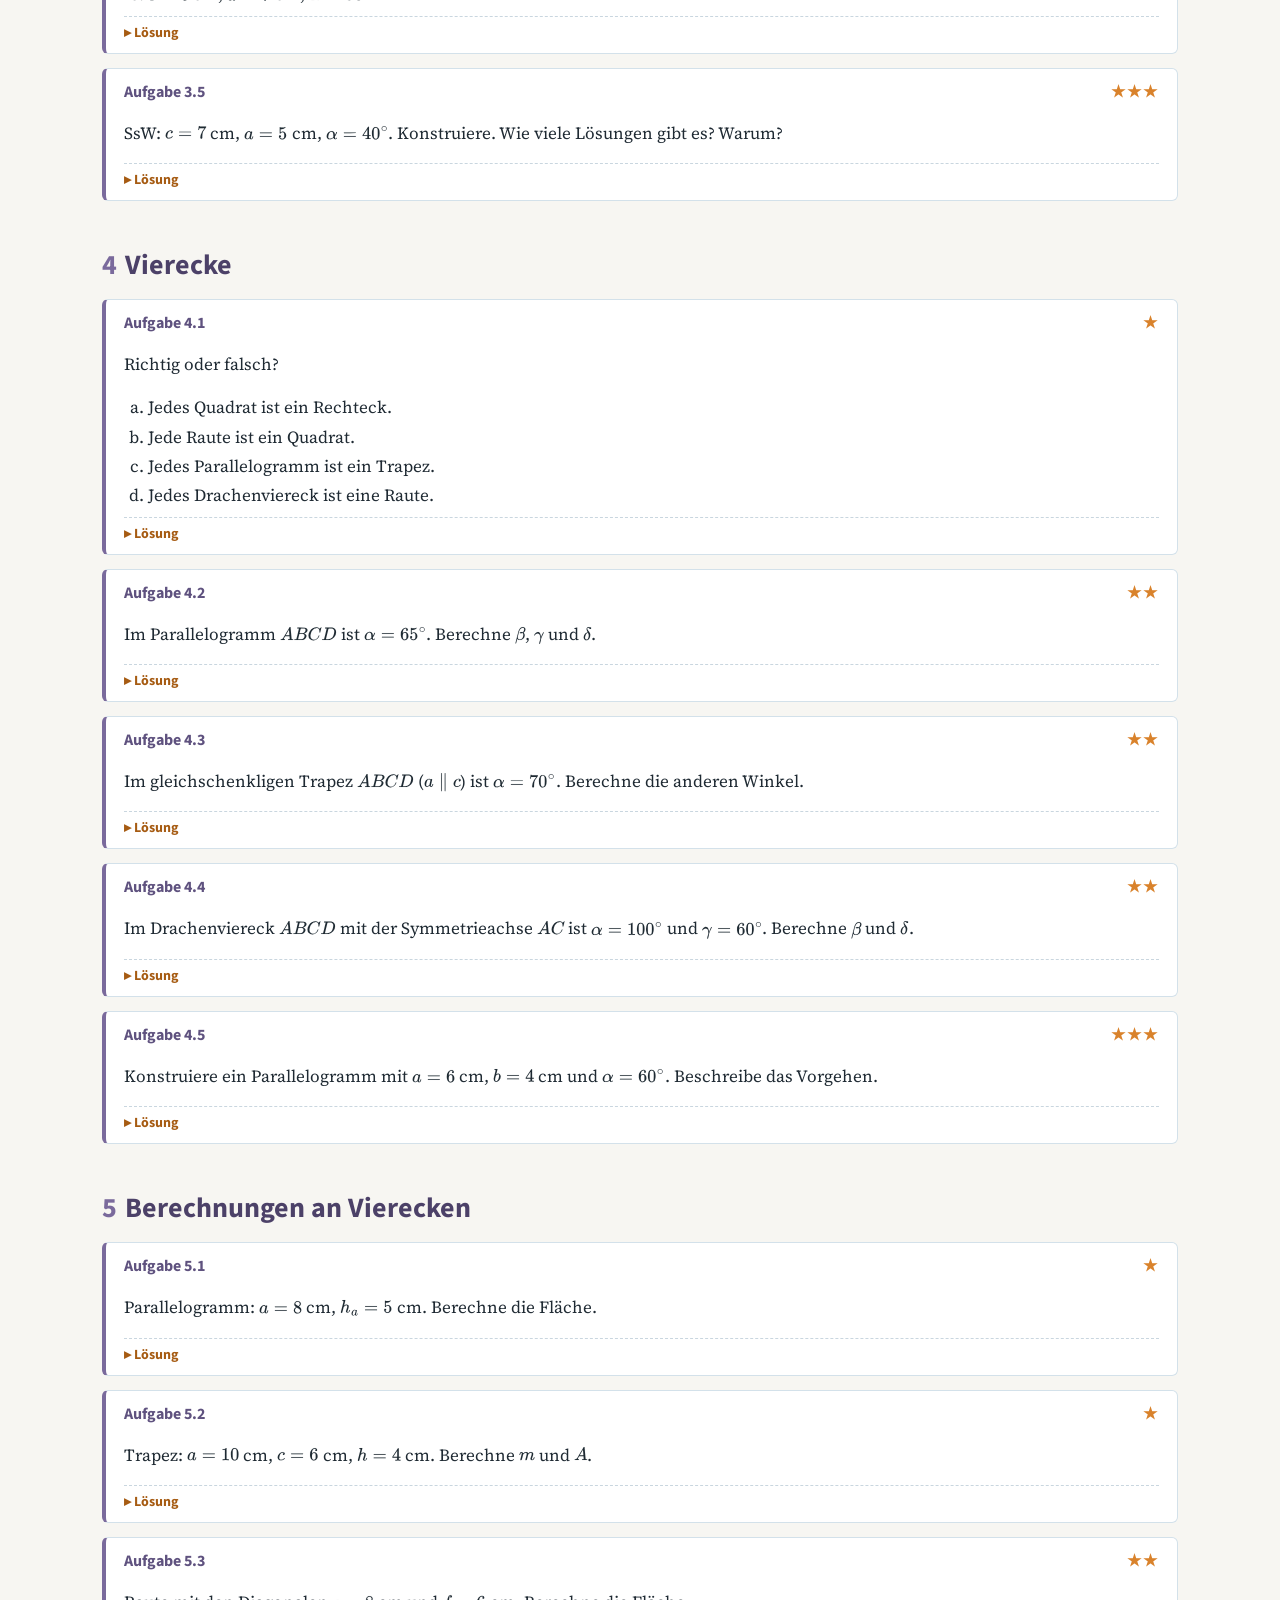
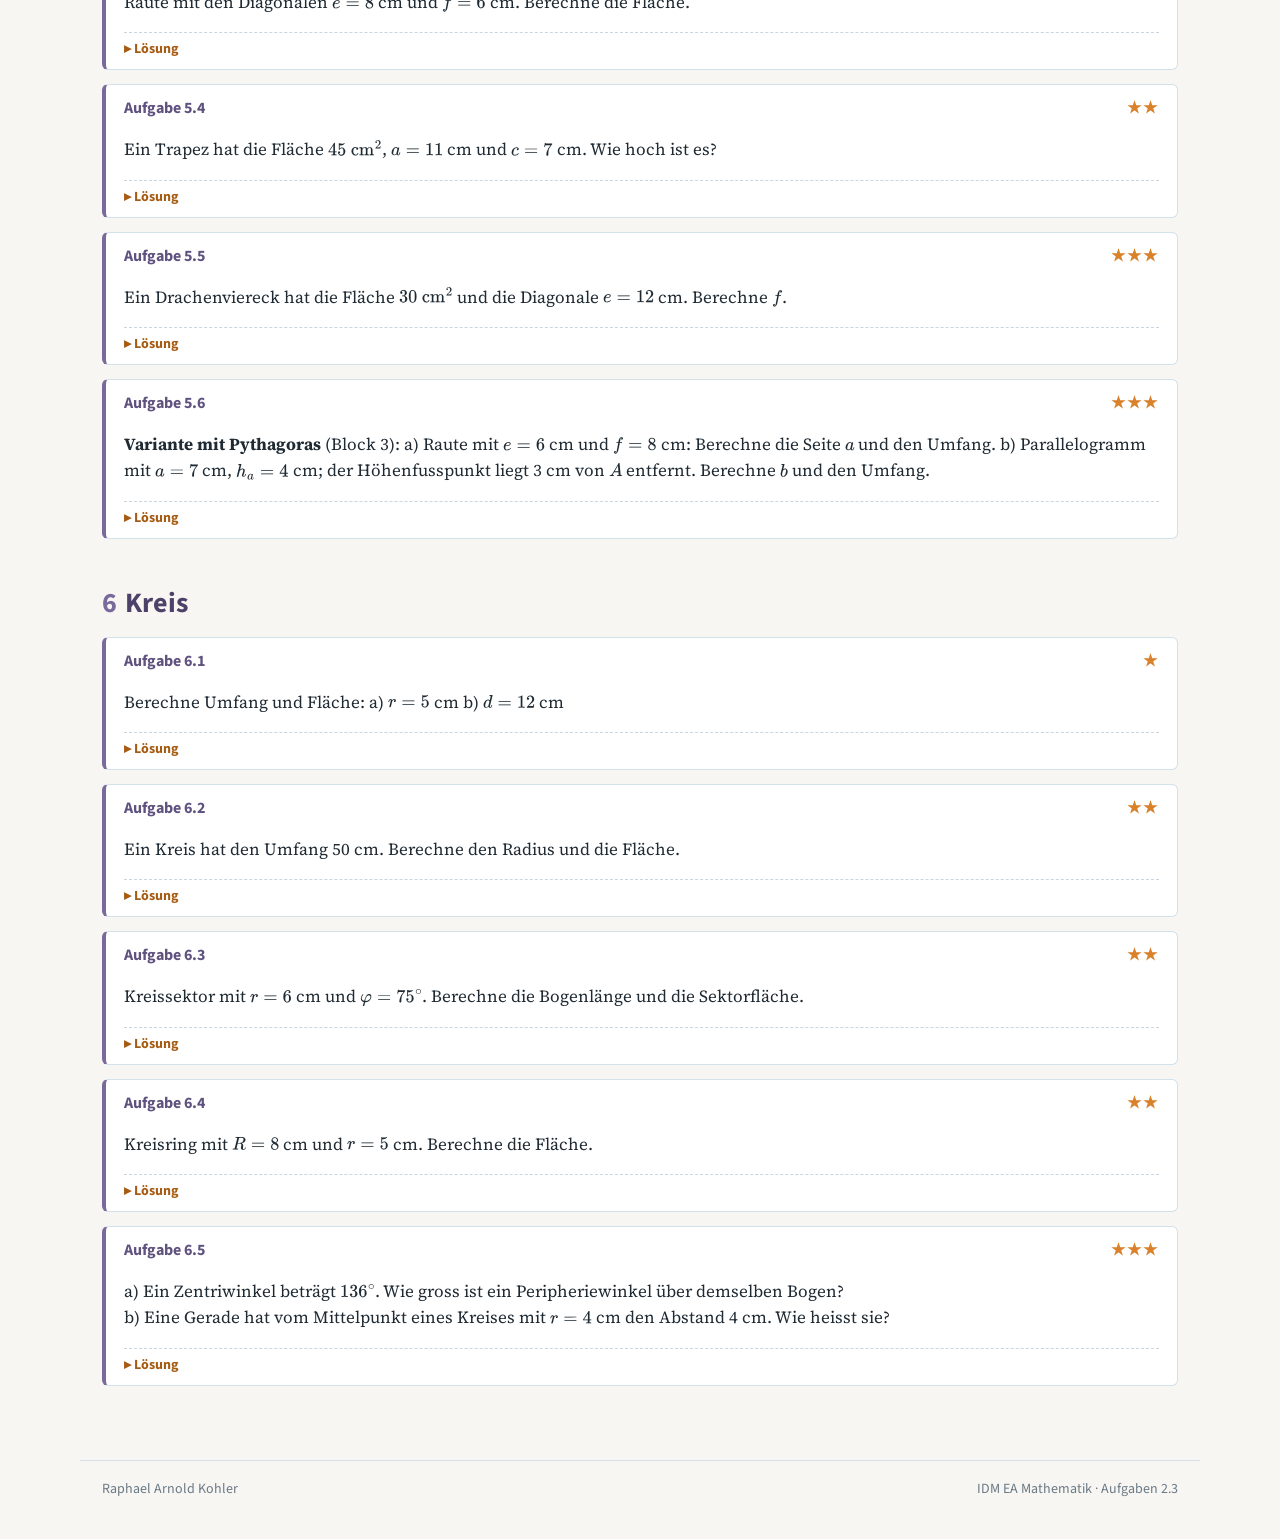
<file: aufgaben-23.html>
<!DOCTYPE html>
<html lang="de-CH">
<head>
<meta charset="utf-8">
<meta name="viewport" content="width=device-width, initial-scale=1">
<title>Aufgaben 2.3 Geometrie – Unterrichtsblock 2</title>
<link rel="stylesheet" href="schriften.css">
<script>window.MathJax={tex:{inlineMath:[['\\(','\\)']],displayMath:[['\\[','\\]']]},svg:{fontCache:'global'},startup:{typeset:true}};</script>
<script defer src="vendor/mathjax/tex-svg.js"></script>
<link rel="stylesheet" href="common.css">

</head>
<body class="b2g">
<div class="blocknav"><div class="in"><span class="bl">Block 1</span><a href="index.html">Übersicht</a><a href="1-1.html">1.1</a><a href="1-2.html">1.2</a><a href="1-3.html">1.3</a><span class="bl">Block 2</span><a href="index2.html">Übersicht</a><a href="2-1.html">2.1 Bruchterme</a><a href="2-2.html">2.2 Gleichungen</a><a href="2-3.html" class="on">2.3 Geometrie</a></div></div>
<header class="kopf"><div class="kopf-in">
  <div class="crumb">IDM EA Mathematik · Unterrichtsblock 2 · Übungsaufgaben</div>
  <h1>Aufgaben zu 2.3 Geometrie</h1>
  <p class="lead">Löse die Aufgaben zuerst selbst im Heft. Die Lösungen klappst du mit «Lösung» auf. ★ Grundlagen · ★★ Vertiefung · ★★★ anspruchsvoll</p>
</div></header>
<nav class="top"><div class="in"><a href="#ortslinien">1 Ortslinien</a><a href="#thales">2 Thales</a><a href="#kongruenz">2b Abbildungen</a><a href="#dreieck">3 Dreiecke</a><a href="#vierecke">4 Vierecke</a><a href="#flaechen">5 Flächen</a><a href="#kreis">6 Kreis</a><a href="2-3.html">← zum Kapitel</a></div></nav>
<main>
<div class="toolbar"><button class="btn" onclick="document.querySelectorAll('details.lsg').forEach(d=>d.open=true)">alle Lösungen aufklappen</button><button class="btn" onclick="document.querySelectorAll('details.lsg').forEach(d=>d.open=false)">alle zuklappen</button><span class="hint" style="margin:0">Zum Drucken: Ctrl+P bzw. ⌘P. Zugeklappte Lösungen werden nicht gedruckt.</span></div>
<section id="ortslinien"><h2><span class="nr">1</span>Ortslinien</h2>
<div class="aufg"><h4>Aufgabe 1.1 <span class="st">★</span></h4>
<p>Beschreibe die Ortslinie und skizziere sie:</p><ol type="a"><li>alle Punkte mit dem Abstand 2.5 cm vom Punkt \(P\)</li><li>alle Punkte, die von zwei parallelen Geraden \(g\) und \(h\) gleich weit entfernt sind</li><li>die Mittelpunkte aller Kreise, die durch die Punkte \(A\) und \(B\) gehen</li></ol>
<details class="lsg"><summary>Lösung</summary><p>a) Kreis \(k(P;\,2.5\text{ cm})\)<br>b) die Mittelparallele zwischen \(g\) und \(h\)<br>c) die Mittelsenkrechte \(m_{AB}\) (jeder Mittelpunkt ist von \(A\) und \(B\) gleich weit entfernt)</p></details></div>
<div class="aufg"><h4>Aufgabe 1.2 <span class="st">★★</span></h4>
<p>Zeichne \(A(-3;\,0)\), \(B(3;\,0)\), \(C(0;\,4)\) (1 Einheit = 1 cm). Konstruiere alle Punkte, die von \(A\) und \(B\) gleich weit entfernt sind und von \(C\) den Abstand 2 cm haben.</p>
<details class="lsg"><summary>Lösung</summary><p>\(m_{AB}\) ist die \(y\)-Achse. \(k(C;\,2\text{ cm})\) schneidet sie in \(P_1(0;\,2)\) und \(P_2(0;\,6)\).</p></details></div>
<div class="aufg"><h4>Aufgabe 1.3 <span class="st">★★</span></h4>
<p>Gesucht ist der Punkt, der von \(A(1;\,1)\), \(B(5;\,1)\) und \(C(5;\,5)\) gleich weit entfernt ist.</p>
<details class="lsg"><summary>Lösung</summary><p>\(m_{AB}\): \(x=3\), \(m_{BC}\): \(y=3\). Schnittpunkt \(P(3;\,3)\). Das ist der Umkreismittelpunkt von \(ABC\).</p></details></div>
<div class="aufg"><h4>Aufgabe 1.4 <span class="st">★★★</span></h4>
<p>Wie konstruierst du mit Zirkel und Lineal einen Winkel von a) \(75^\circ\) b) \(135^\circ\)?</p>
<details class="lsg"><summary>Lösung</summary><p>a) \(60^\circ\) konstruieren, daran \(15^\circ\) (zweimal halbierter \(60^\circ\)-Winkel) anfügen.<br>b) Senkrechte (\(90^\circ\)), daran \(45^\circ\) (halbierter rechter Winkel) anfügen. Oder Nebenwinkel von \(45^\circ\).</p></details></div>
</section>
<section id="thales"><h2><span class="nr">2</span>Thaleskreis</h2>
<div class="aufg"><h4>Aufgabe 2.1 <span class="st">★</span></h4>
<p>\(C\) liegt auf dem Thaleskreis über \(\overline{AB}\). Es ist \(\alpha=35^\circ\). Berechne \(\beta\) und \(\gamma\).</p>
<details class="lsg"><summary>Lösung</summary><p>\(\gamma=90^\circ\), \(\beta=180^\circ-90^\circ-35^\circ=55^\circ\)</p></details></div>
<div class="aufg"><h4>Aufgabe 2.2 <span class="st">★★</span></h4>
<p>Konstruiere ein rechtwinkliges Dreieck mit der Hypotenuse \(c=7\) cm und der Kathete \(a=4\) cm. Schreibe den Konstruktionsbericht.</p>
<details class="lsg"><summary>Lösung</summary><p>1. \(c=\overline{AB}\), 7 cm. 2. Thaleskreis über \(\overline{AB}\) (Mittelpunkt \(M_{AB}\), Radius 3.5 cm). 3. \(k(B;\,4\text{ cm})\). 4. \(C\in k\cap\) Thaleskreis. Kontrolle: \(\gamma=90^\circ\).</p></details></div>
<div class="aufg"><h4>Aufgabe 2.3 <span class="st">★★</span></h4>
<p>\(C\) liegt auf dem Thaleskreis über \(\overline{AB}\), \(M\) ist der Mittelpunkt. Es ist \(\angle MCB=28^\circ\). Berechne \(\angle CMB\), \(\angle ACM\) und \(\alpha\).</p>
<details class="lsg"><summary>Lösung</summary><p>Dreieck \(MBC\) ist gleichschenklig: \(\angle MBC=28^\circ\), \(\angle CMB=180^\circ-56^\circ=124^\circ\).<br>\(\angle ACM=90^\circ-28^\circ=62^\circ\). Dreieck \(AMC\) gleichschenklig: \(\alpha=62^\circ\).</p></details></div>
<div class="aufg"><h4>Aufgabe 2.4 <span class="st">★★★</span></h4>
<p>Gegeben ist ein Kreis \(k(M;\,3\text{ cm})\) und ein Punkt \(P\) mit \(|\overline{MP}|=7\) cm. Konstruiere die Tangenten von \(P\) an \(k\). Schreibe den Konstruktionsbericht.</p>
<details class="lsg"><summary>Lösung</summary><p>1. \(\overline{MP}\). 2. \(H=\) Mittelpunkt von \(\overline{MP}\) (mit der Mittelsenkrechten). 3. Thaleskreis \(k_T(H;\,3.5\text{ cm})\). 4. \(\{T_1,T_2\}=k\cap k_T\). 5. \(t_1=PT_1\), \(t_2=PT_2\). Begründung: \(\angle MTP=90^\circ\).</p></details></div>
</section>
<section id="kongruenz"><h2><span class="nr">2b</span>Kongruenzabbildungen (freiwillig)</h2>
<div class="aufg"><h4>Aufgabe K.1 <span class="st">★</span></h4>
<p>Spiegle \(P(4;\,1)\) a) an der \(y\)-Achse, b) an der \(x\)-Achse, c) am Ursprung \(O\).</p>
<details class="lsg"><summary>Lösung</summary><p>a) \((-4;\,1)\) b) \((4;\,-1)\) c) \((-4;\,-1)\)</p></details></div>
<div class="aufg"><h4>Aufgabe K.2 <span class="st">★★</span></h4>
<p>Das Dreieck \(A(1;\,1)\), \(B(4;\,1)\), \(C(2;\,3)\) wird an der Geraden \(x=-1\) gespiegelt. Bestimme die Bildpunkte. Wie ändert sich der Umlaufsinn?</p>
<details class="lsg"><summary>Lösung</summary><p>\(x'=-2-x\): \(A'(-3;\,1)\), \(B'(-6;\,1)\), \(C'(-4;\,3)\). Der Umlaufsinn wird umgekehrt.</p></details></div>
<div class="aufg"><h4>Aufgabe K.3 <span class="st">★★</span></h4>
<p>Drehe \(P(3;\,1)\) um den Ursprung um \(90^\circ\) im Gegenuhrzeigersinn. Und um \(180^\circ\)?</p>
<details class="lsg"><summary>Lösung</summary><p>\(90^\circ\): \(P'(-1;\,3)\). \(180^\circ\): \(P''(-3;\,-1)\) (gleich wie die Punktspiegelung am Ursprung).</p></details></div>
<div class="aufg"><h4>Aufgabe K.4 <span class="st">★★★</span></h4>
<p>Wie konstruierst du mit Zirkel und Lineal das Spiegelbild eines Punktes \(P\) an einer Geraden \(g\)?</p>
<details class="lsg"><summary>Lösung</summary><p>1. Kreis um \(P\), der \(g\) in \(R\) und \(S\) schneidet. 2. Kreise um \(R\) und um \(S\) mit dem Radius \(|\overline{RP}|\). 3. Ihr zweiter Schnittpunkt ist \(P'\). Grund: \(g\) ist die Mittelsenkrechte von \(\overline{PP'}\).</p></details></div>
</section>
<section id="dreieck"><h2><span class="nr">3</span>Dreieckskonstruktionen</h2>
<div class="aufg"><h4>Aufgabe 3.1 <span class="st">★</span></h4>
<p>Konstruiere das Dreieck mit \(a=6\) cm, \(b=5\) cm, \(c=7\) cm. Schreibe den Konstruktionsbericht.</p>
<details class="lsg"><summary>Lösung</summary><p>1. \(c=\overline{AB}\) (7 cm). 2. \(k_1(A;\,5\text{ cm})\). 3. \(k_2(B;\,6\text{ cm})\). 4. \(C\in k_1\cap k_2\). Kontrolle: \(\gamma\approx78^\circ\) gemessen.</p></details></div>
<div class="aufg"><h4>Aufgabe 3.2 <span class="st">★</span></h4>
<p>Konstruiere das Dreieck mit \(b=4\) cm, \(c=6\) cm, \(\alpha=60^\circ\).</p>
<details class="lsg"><summary>Lösung</summary><p>SWS: 1. \(\overline{AB}\) (6 cm). 2. \(60^\circ\) in \(A\) antragen (gleichseitiges Dreieck). 3. \(k(A;\,4\text{ cm})\) schneidet den Strahl in \(C\).</p></details></div>
<div class="aufg"><h4>Aufgabe 3.3 <span class="st">★★</span></h4>
<p>Konstruiere das Dreieck mit \(c=7\) cm, \(\alpha=45^\circ\), \(\beta=75^\circ\). Wie gross ist \(\gamma\)?</p>
<details class="lsg"><summary>Lösung</summary><p>WSW: Strahlen in \(A\) (\(45^\circ\)) und \(B\) (\(75^\circ\)) schneiden sich in \(C\). \(\gamma=180^\circ-45^\circ-75^\circ=60^\circ\).</p></details></div>
<div class="aufg"><h4>Aufgabe 3.4 <span class="st">★★</span></h4>
<p>Gibt es ein Dreieck? Wenn ja, wie viele?</p><ol type="a"><li>\(a=3\) cm, \(b=5\) cm, \(c=9\) cm</li><li>\(c=5\) cm, \(\alpha=100^\circ\), \(\beta=85^\circ\)</li><li>\(c=6\) cm, \(a=7\) cm, \(\alpha=50^\circ\)</li></ol>
<details class="lsg"><summary>Lösung</summary><p>a) nein: \(3+5=8<9\)<br>b) nein: \(\alpha+\beta=185^\circ>180^\circ\)<br>c) genau eines: \(\alpha\) liegt der grösseren Seite gegenüber (\(a>c\))</p></details></div>
<div class="aufg"><h4>Aufgabe 3.5 <span class="st">★★★</span></h4>
<p>SsW: \(c=7\) cm, \(a=5\) cm, \(\alpha=40^\circ\). Konstruiere. Wie viele Lösungen gibt es? Warum?</p>
<details class="lsg"><summary>Lösung</summary><p>1. \(\overline{AB}\). 2. \(40^\circ\) in \(A\) antragen. 3. \(k(B;\,5\text{ cm})\) schneidet den Strahl <b>zweimal</b>: \(C_1\) und \(C_2\). Zwei Lösungen, weil \(\alpha\) der kleineren Seite gegenüberliegt (\(a<c\)) und der Kreis den Strahl erreicht.</p></details></div>
</section>
<section id="vierecke"><h2><span class="nr">4</span>Vierecke</h2>
<div class="aufg"><h4>Aufgabe 4.1 <span class="st">★</span></h4>
<p>Richtig oder falsch?</p><ol type="a"><li>Jedes Quadrat ist ein Rechteck.</li><li>Jede Raute ist ein Quadrat.</li><li>Jedes Parallelogramm ist ein Trapez.</li><li>Jedes Drachenviereck ist eine Raute.</li></ol>
<details class="lsg"><summary>Lösung</summary><p>a) richtig b) falsch c) richtig (es hat sogar zwei Paare paralleler Seiten) d) falsch</p></details></div>
<div class="aufg"><h4>Aufgabe 4.2 <span class="st">★★</span></h4>
<p>Im Parallelogramm \(ABCD\) ist \(\alpha=65^\circ\). Berechne \(\beta\), \(\gamma\) und \(\delta\).</p>
<details class="lsg"><summary>Lösung</summary><p>\(\gamma=\alpha=65^\circ\), \(\beta=\delta=180^\circ-65^\circ=115^\circ\)</p></details></div>
<div class="aufg"><h4>Aufgabe 4.3 <span class="st">★★</span></h4>
<p>Im gleichschenkligen Trapez \(ABCD\) (\(a\parallel c\)) ist \(\alpha=70^\circ\). Berechne die anderen Winkel.</p>
<details class="lsg"><summary>Lösung</summary><p>\(\beta=\alpha=70^\circ\), \(\gamma=\delta=180^\circ-70^\circ=110^\circ\)</p></details></div>
<div class="aufg"><h4>Aufgabe 4.4 <span class="st">★★</span></h4>
<p>Im Drachenviereck \(ABCD\) mit der Symmetrieachse \(AC\) ist \(\alpha=100^\circ\) und \(\gamma=60^\circ\). Berechne \(\beta\) und \(\delta\).</p>
<details class="lsg"><summary>Lösung</summary><p>\(\beta=\delta\), \(2\beta=360^\circ-160^\circ=200^\circ\Rightarrow\beta=\delta=100^\circ\)</p></details></div>
<div class="aufg"><h4>Aufgabe 4.5 <span class="st">★★★</span></h4>
<p>Konstruiere ein Parallelogramm mit \(a=6\) cm, \(b=4\) cm und \(\alpha=60^\circ\). Beschreibe das Vorgehen.</p>
<details class="lsg"><summary>Lösung</summary><p>1. \(\overline{AB}\) (6 cm). 2. \(60^\circ\) in \(A\) antragen, \(D\) auf dem Strahl mit \(|\overline{AD}|=4\) cm. 3. \(k(D;\,6\text{ cm})\) und \(k(B;\,4\text{ cm})\) schneiden sich in \(C\) (oder Parallelen durch \(D\) und \(B\)).</p></details></div>
</section>
<section id="flaechen"><h2><span class="nr">5</span>Berechnungen an Vierecken</h2>
<div class="aufg"><h4>Aufgabe 5.1 <span class="st">★</span></h4>
<p>Parallelogramm: \(a=8\) cm, \(h_a=5\) cm. Berechne die Fläche.</p>
<details class="lsg"><summary>Lösung</summary><p>\(A=a\cdot h_a=40\text{ cm}^2\)</p></details></div>
<div class="aufg"><h4>Aufgabe 5.2 <span class="st">★</span></h4>
<p>Trapez: \(a=10\) cm, \(c=6\) cm, \(h=4\) cm. Berechne \(m\) und \(A\).</p>
<details class="lsg"><summary>Lösung</summary><p>\(m=\dfrac{10+6}{2}=8\) cm, \(A=8\cdot4=32\text{ cm}^2\)</p></details></div>
<div class="aufg"><h4>Aufgabe 5.3 <span class="st">★★</span></h4>
<p>Raute mit den Diagonalen \(e=8\) cm und \(f=6\) cm. Berechne die Fläche.</p>
<details class="lsg"><summary>Lösung</summary><p>\(A=\dfrac{e\cdot f}{2}=24\text{ cm}^2\)</p></details></div>
<div class="aufg"><h4>Aufgabe 5.4 <span class="st">★★</span></h4>
<p>Ein Trapez hat die Fläche \(45\text{ cm}^2\), \(a=11\) cm und \(c=7\) cm. Wie hoch ist es?</p>
<details class="lsg"><summary>Lösung</summary><p>\(h=\dfrac{2A}{a+c}=\dfrac{90}{18}=5\) cm</p></details></div>
<div class="aufg"><h4>Aufgabe 5.5 <span class="st">★★★</span></h4>
<p>Ein Drachenviereck hat die Fläche \(30\text{ cm}^2\) und die Diagonale \(e=12\) cm. Berechne \(f\).</p>
<details class="lsg"><summary>Lösung</summary><p>\(A=\dfrac{e\cdot f}{2}\Rightarrow f=\dfrac{2A}{e}=\dfrac{60}{12}=5\) cm</p></details></div>
<div class="aufg"><h4>Aufgabe 5.6 <span class="st">★★★</span></h4>
<p><b>Variante mit Pythagoras</b> (Block 3): a) Raute mit \(e=6\) cm und \(f=8\) cm: Berechne die Seite \(a\) und den Umfang. b) Parallelogramm mit \(a=7\) cm, \(h_a=4\) cm; der Höhenfusspunkt liegt 3 cm von \(A\) entfernt. Berechne \(b\) und den Umfang.</p>
<details class="lsg"><summary>Lösung</summary><p>a) Die Diagonalen halbieren sich senkrecht: \(a=\sqrt{3^2+4^2}=5\) cm, \(u=4a=20\) cm<br>b) \(b=\sqrt{3^2+4^2}=5\) cm, \(u=2\cdot7+2\cdot5=24\) cm</p></details></div>
</section>
<section id="kreis"><h2><span class="nr">6</span>Kreis</h2>
<div class="aufg"><h4>Aufgabe 6.1 <span class="st">★</span></h4>
<p>Berechne Umfang und Fläche: a) \(r=5\) cm b) \(d=12\) cm</p>
<details class="lsg"><summary>Lösung</summary><p>a) \(u=2\pi\cdot5\approx31.42\) cm, \(A=\pi\cdot5^2\approx78.54\text{ cm}^2\)<br>b) \(r=6\) cm: \(u\approx37.70\) cm, \(A\approx113.10\text{ cm}^2\)</p></details></div>
<div class="aufg"><h4>Aufgabe 6.2 <span class="st">★★</span></h4>
<p>Ein Kreis hat den Umfang 50 cm. Berechne den Radius und die Fläche.</p>
<details class="lsg"><summary>Lösung</summary><p>\(r=\dfrac{50}{2\pi}\approx7.96\) cm, \(A=\pi r^2\approx198.94\text{ cm}^2\)</p></details></div>
<div class="aufg"><h4>Aufgabe 6.3 <span class="st">★★</span></h4>
<p>Kreissektor mit \(r=6\) cm und \(\varphi=75^\circ\). Berechne die Bogenlänge und die Sektorfläche.</p>
<details class="lsg"><summary>Lösung</summary><p>\(b=2\pi\cdot6\cdot\dfrac{75}{360}\approx7.85\) cm, \(A=\pi\cdot36\cdot\dfrac{75}{360}\approx23.56\text{ cm}^2\)</p></details></div>
<div class="aufg"><h4>Aufgabe 6.4 <span class="st">★★</span></h4>
<p>Kreisring mit \(R=8\) cm und \(r=5\) cm. Berechne die Fläche.</p>
<details class="lsg"><summary>Lösung</summary><p>\(A=\pi(64-25)=39\pi\approx122.52\text{ cm}^2\)</p></details></div>
<div class="aufg"><h4>Aufgabe 6.5 <span class="st">★★★</span></h4>
<p>a) Ein Zentriwinkel beträgt \(136^\circ\). Wie gross ist ein Peripheriewinkel über demselben Bogen?<br>b) Eine Gerade hat vom Mittelpunkt eines Kreises mit \(r=4\) cm den Abstand 4 cm. Wie heisst sie?</p>
<details class="lsg"><summary>Lösung</summary><p>a) \(\gamma=\dfrac{136^\circ}{2}=68^\circ\) &nbsp; b) Tangente (Abstand = Radius)</p></details></div>
</section>

</main>
<footer><span>Raphael Arnold Kohler</span><span>IDM EA Mathematik · Aufgaben 2.3</span></footer>
<script src="nav.js"></script>
</body>
</html>
</file>
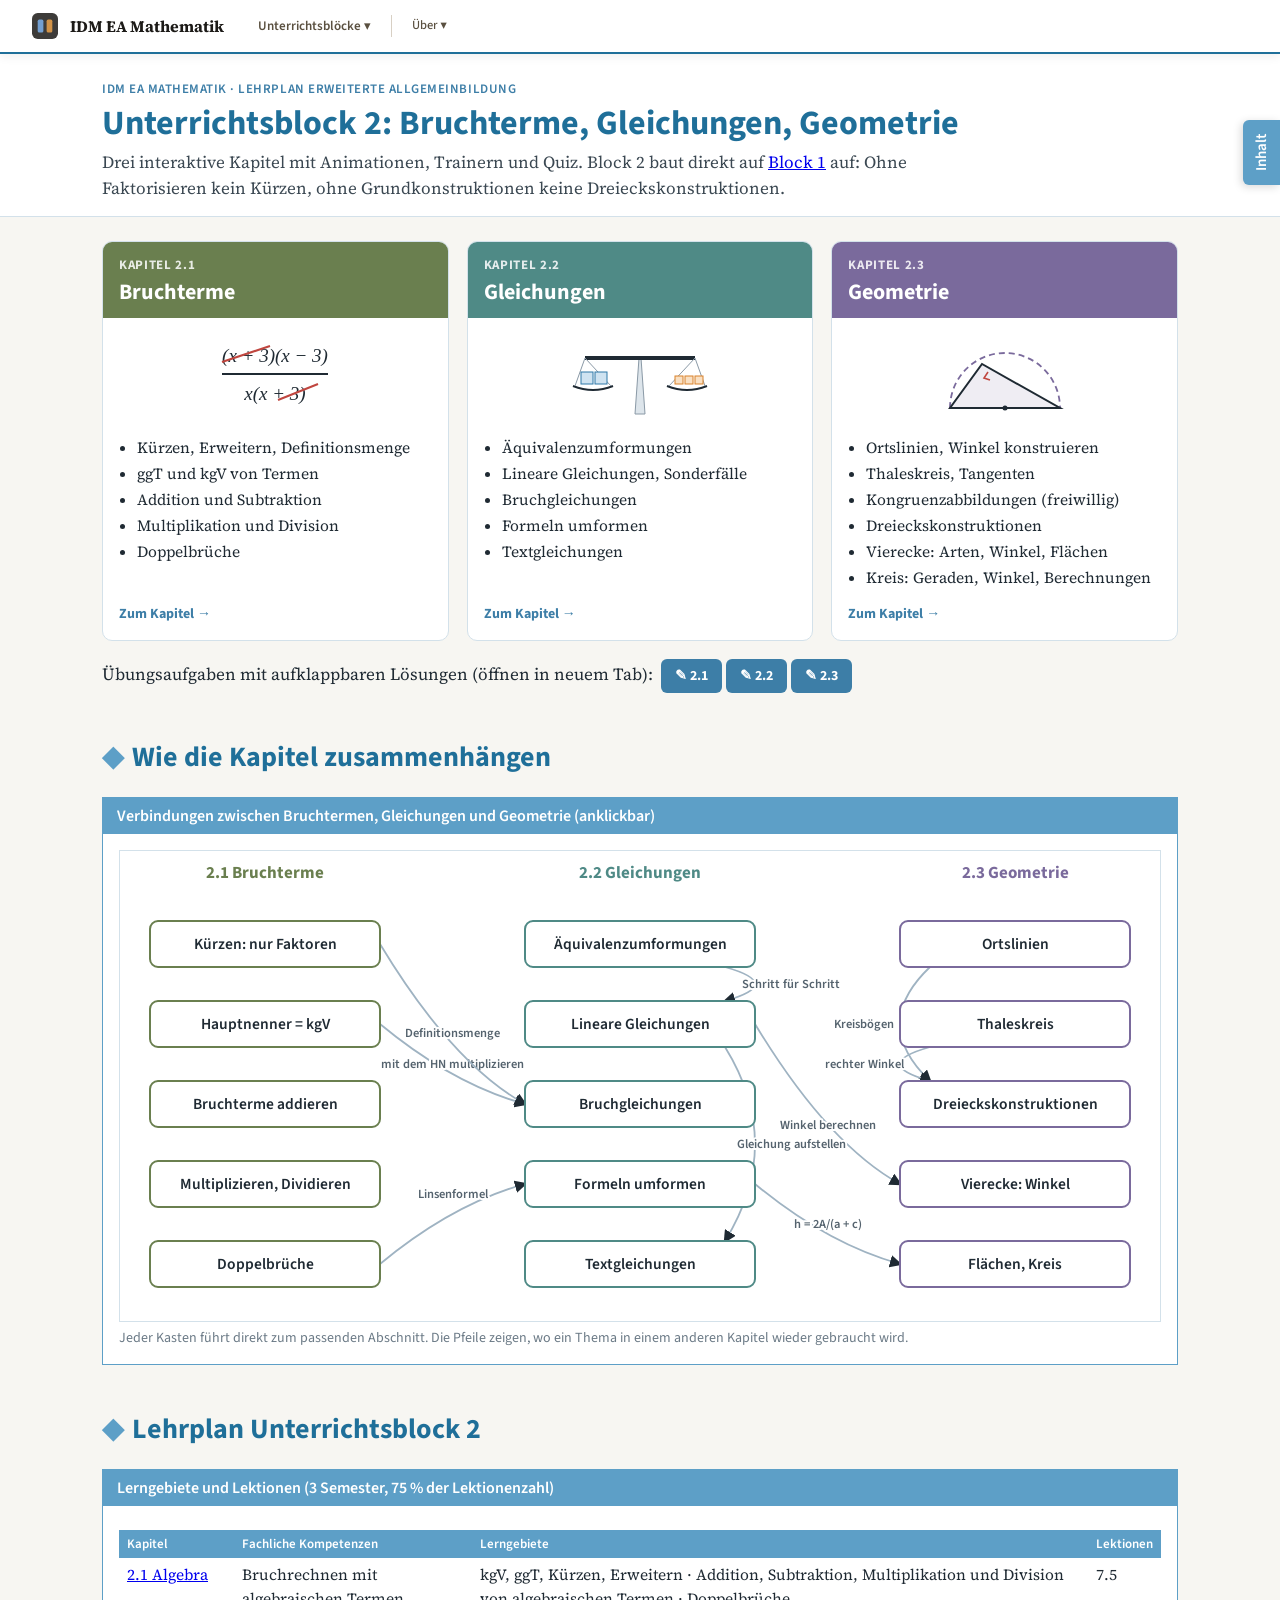
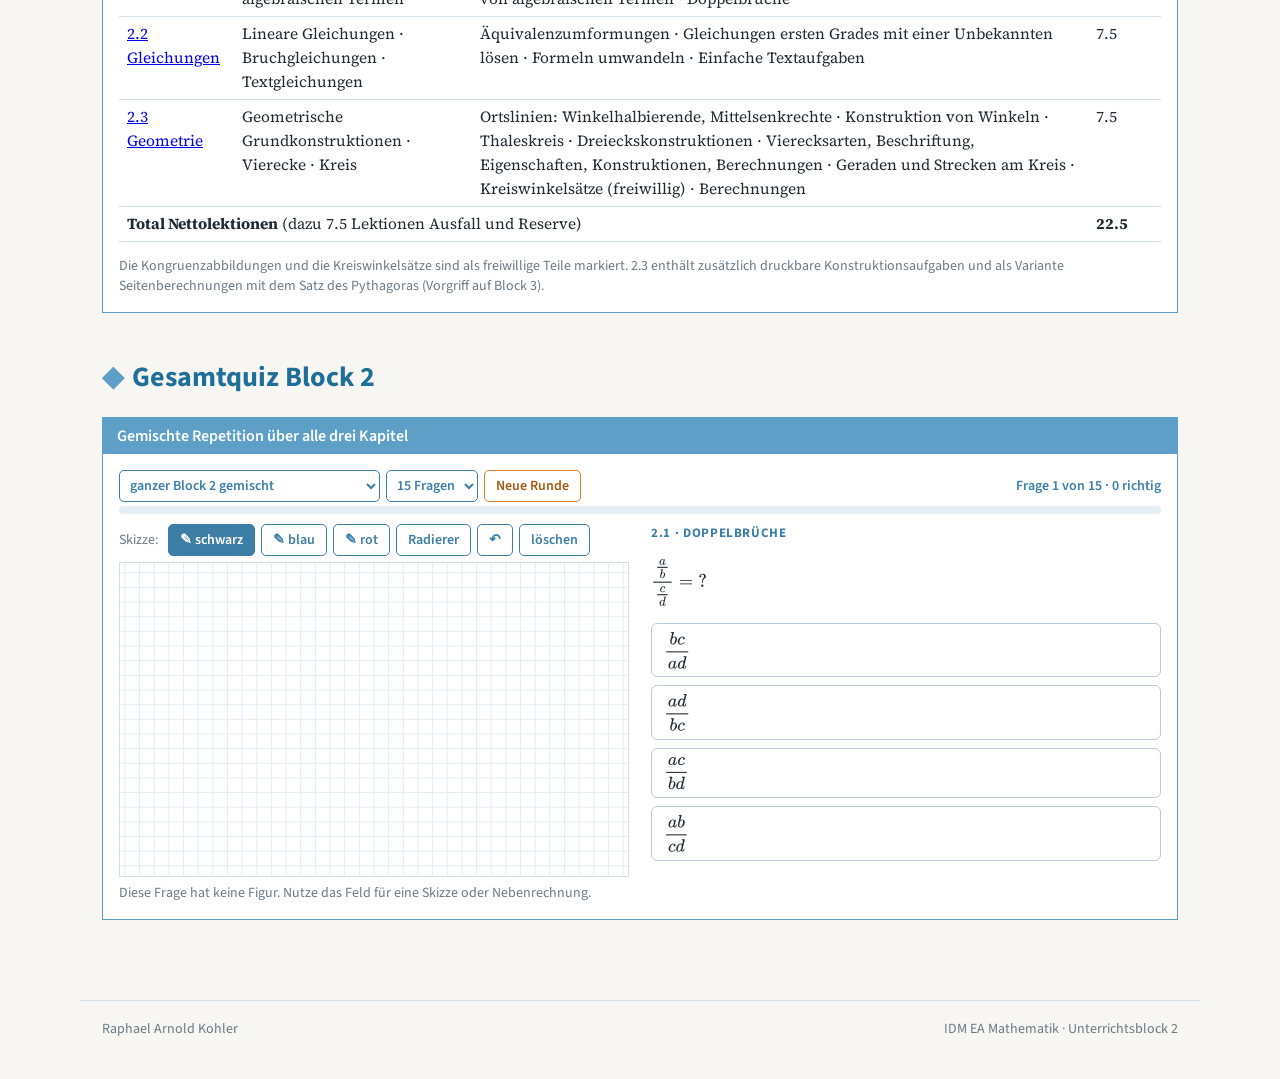
<file: index2.html>
<!DOCTYPE html>
<html lang="de-CH">
<head>
<meta charset="utf-8">
<meta name="viewport" content="width=device-width, initial-scale=1">
<title>Unterrichtsblock 2 – IDM EA Mathematik</title>
<link rel="stylesheet" href="schriften.css">
<script>
window.MathJax={tex:{inlineMath:[['\\(','\\)']],displayMath:[['\\[','\\]']]},svg:{fontCache:'global'},startup:{typeset:true}};
</script>
<script defer src="vendor/mathjax/tex-svg.js"></script>
<link rel="stylesheet" href="common.css">
<style>
.cards{display:grid;grid-template-columns:repeat(3,1fr);gap:18px;margin:18px 0}
@media (max-width:900px){.cards{grid-template-columns:1fr}}
.card{background:#fff;border:1px solid var(--linie);border-radius:10px;overflow:hidden;display:flex;flex-direction:column;text-decoration:none;color:var(--ink);transition:transform .15s,box-shadow .15s}
.card:hover{transform:translateY(-3px);box-shadow:0 8px 22px rgba(31,79,110,.15)}
.card .top{padding:14px 16px 10px;color:#fff}
.card .top .nr{font:700 13px "Source Sans 3",sans-serif;opacity:.85;letter-spacing:.05em}
.card .top h3{font:700 22px "Source Sans 3",sans-serif;margin:2px 0 0}
.card svg.ic{display:block;margin:10px auto 0;width:150px;height:96px}
.card ul{margin:10px 16px 6px;padding-left:18px;font-size:15.5px;flex:1}
.card ul li{margin:2px 0}
.card .go{margin:6px 16px 16px;font:700 14px "Source Sans 3",sans-serif;color:var(--kopf-d)}
.c21 .top{background:#6a7f4f}.c22 .top{background:#4f8a86}.c23 .top{background:#7a6a9c}
.map a text{cursor:pointer}
.map a:hover rect{stroke-width:3}
</style>
</head>
<body class="idx">
<div class="blocknav"><div class="in"><span class="bl">Block 1</span><a href="index.html">Übersicht</a><a href="1-1.html">1.1</a><a href="1-2.html">1.2</a><a href="1-3.html">1.3</a><span class="bl">Block 2</span><a href="index2.html" class="on">Übersicht</a><a href="2-1.html">2.1 Bruchterme</a><a href="2-2.html">2.2 Gleichungen</a><a href="2-3.html">2.3 Geometrie</a></div></div>
<header class="kopf">
  <div class="kopf-in">
    <div class="crumb">IDM EA Mathematik · Lehrplan erweiterte Allgemeinbildung</div>
    <h1>Unterrichtsblock 2: Bruchterme, Gleichungen, Geometrie</h1>
    <p class="lead">Drei interaktive Kapitel mit Animationen, Trainern und Quiz. Block 2 baut direkt auf <a href="index.html">Block 1</a> auf: Ohne Faktorisieren kein Kürzen, ohne Grundkonstruktionen keine Dreieckskonstruktionen.</p>
  </div>
</header>
<nav class="top"><div class="in"><a href="#kapitel">Kapitel</a><a href="#zusammenhang">Zusammenhänge</a><a href="#lehrplan">Lehrplan</a><a href="#quiz">Gesamtquiz</a><a href="index.html">← Block 1</a></div></nav>
<main>

<section id="kapitel">
<div class="cards">
  <a class="card c21" href="2-1.html">
    <div class="top"><div class="nr">KAPITEL 2.1</div><h3>Bruchterme</h3></div>
    <svg class="ic" viewBox="0 0 150 96"><text x="75" y="34" text-anchor="middle" font-family="Georgia,serif" font-size="19" font-style="italic" fill="#1f2a33">(x + 3)(x − 3)</text><line x1="22" y1="46" x2="128" y2="46" stroke="#1f2a33" stroke-width="2"/><text x="75" y="72" text-anchor="middle" font-family="Georgia,serif" font-size="19" font-style="italic" fill="#1f2a33">x(x + 3)</text><line x1="22" y1="34" x2="70" y2="18" stroke="#c0463f" stroke-width="2"/><line x1="78" y1="72" x2="118" y2="56" stroke="#c0463f" stroke-width="2"/></svg>
    <ul><li>Kürzen, Erweitern, Definitionsmenge</li><li>ggT und kgV von Termen</li><li>Addition und Subtraktion</li><li>Multiplikation und Division</li><li>Doppelbrüche</li></ul>
    <div class="go">Zum Kapitel →</div>
  </a>
  <a class="card c22" href="2-2.html">
    <div class="top"><div class="nr">KAPITEL 2.2</div><h3>Gleichungen</h3></div>
    <svg class="ic" viewBox="0 0 150 96"><polygon points="70,86 80,86 76,30 74,30" fill="#dde5eb" stroke="#8a99a6"/><line x1="20" y1="30" x2="130" y2="30" stroke="#1f2a33" stroke-width="4"/><path d="M8 58 Q28 66 48 58" fill="none" stroke="#1f2a33" stroke-width="2"/><path d="M102 58 Q122 66 142 58" fill="none" stroke="#1f2a33" stroke-width="2"/><line x1="20" y1="30" x2="10" y2="58" stroke="#8a99a6"/><line x1="20" y1="30" x2="46" y2="58" stroke="#8a99a6"/><line x1="130" y1="30" x2="104" y2="58" stroke="#8a99a6"/><line x1="130" y1="30" x2="140" y2="58" stroke="#8a99a6"/><rect x="16" y="44" width="12" height="12" fill="#cfe3f1" stroke="#2f78a8"/><rect x="30" y="44" width="12" height="12" fill="#cfe3f1" stroke="#2f78a8"/><rect x="110" y="48" width="8" height="8" fill="#f9e0c3" stroke="#d9822b"/><rect x="120" y="48" width="8" height="8" fill="#f9e0c3" stroke="#d9822b"/><rect x="130" y="48" width="8" height="8" fill="#f9e0c3" stroke="#d9822b"/></svg>
    <ul><li>Äquivalenzumformungen</li><li>Lineare Gleichungen, Sonderfälle</li><li>Bruchgleichungen</li><li>Formeln umformen</li><li>Textgleichungen</li></ul>
    <div class="go">Zum Kapitel →</div>
  </a>
  <a class="card c23" href="2-3.html">
    <div class="top"><div class="nr">KAPITEL 2.3</div><h3>Geometrie</h3></div>
    <svg class="ic" viewBox="0 0 150 96"><path d="M20 80 A55 55 0 0 1 130 80" fill="none" stroke="#7a6a9c" stroke-width="1.8" stroke-dasharray="6 4"/><polygon points="20,80 130,80 52,36" fill="rgba(122,106,156,.12)" stroke="#1f2a33" stroke-width="2"/><path d="M58 44 L54 50 L60 52" fill="none" stroke="#c0463f" stroke-width="1.6"/><circle cx="75" cy="80" r="2.5" fill="#1f2a33"/></svg>
    <ul><li>Ortslinien, Winkel konstruieren</li><li>Thaleskreis, Tangenten</li><li>Kongruenzabbildungen (freiwillig)</li><li>Dreieckskonstruktionen</li><li>Vierecke: Arten, Winkel, Flächen</li><li>Kreis: Geraden, Winkel, Berechnungen</li></ul>
    <div class="go">Zum Kapitel →</div>
  </a>
</div>
<p class="auflink" style="text-align:left">Übungsaufgaben mit aufklappbaren Lösungen (öffnen in neuem Tab): &nbsp;<a href="aufgaben-21.html" target="_blank" rel="noopener">✎ 2.1</a> <a href="aufgaben-22.html" target="_blank" rel="noopener">✎ 2.2</a> <a href="aufgaben-23.html" target="_blank" rel="noopener">✎ 2.3</a></p>
</section>

<section id="zusammenhang">
<h2><span class="nr">◆</span>Wie die Kapitel zusammenhängen</h2>
<div class="kasten">
  <h3>Verbindungen zwischen Bruchtermen, Gleichungen und Geometrie (anklickbar)</h3>
  <div class="inhalt voll">
    <div class="fig map" id="map"></div>
    <p class="hint">Jeder Kasten führt direkt zum passenden Abschnitt. Die Pfeile zeigen, wo ein Thema in einem anderen Kapitel wieder gebraucht wird.</p>
  </div>
</div>
</section>

<section id="lehrplan">
<h2><span class="nr">◆</span>Lehrplan Unterrichtsblock 2</h2>
<div class="kasten">
  <h3>Lerngebiete und Lektionen (3 Semester, 75 % der Lektionenzahl)</h3>
  <div class="inhalt voll">
    <div class="tw"><table class="t">
      <tr><th>Kapitel</th><th>Fachliche Kompetenzen</th><th>Lerngebiete</th><th>Lektionen</th></tr>
      <tr><td><a href="2-1.html">2.1 Algebra</a></td><td>Bruchrechnen mit algebraischen Termen</td><td>kgV, ggT, Kürzen, Erweitern · Addition, Subtraktion, Multiplikation und Division von algebraischen Termen · Doppelbrüche</td><td>7.5</td></tr>
      <tr><td><a href="2-2.html">2.2 Gleichungen</a></td><td>Lineare Gleichungen · Bruchgleichungen · Textgleichungen</td><td>Äquivalenzumformungen · Gleichungen ersten Grades mit einer Unbekannten lösen · Formeln umwandeln · Einfache Textaufgaben</td><td>7.5</td></tr>
      <tr><td><a href="2-3.html">2.3 Geometrie</a></td><td>Geometrische Grundkonstruktionen · Vierecke · Kreis</td><td>Ortslinien: Winkelhalbierende, Mittelsenkrechte · Konstruktion von Winkeln · Thaleskreis · Dreieckskonstruktionen · Vierecksarten, Beschriftung, Eigenschaften, Konstruktionen, Berechnungen · Geraden und Strecken am Kreis · Kreiswinkelsätze (freiwillig) · Berechnungen</td><td>7.5</td></tr>
      <tr><td colspan="3"><b>Total Nettolektionen</b> (dazu 7.5 Lektionen Ausfall und Reserve)</td><td><b>22.5</b></td></tr>
    </table></div>
    <p class="hint">Die Kongruenzabbildungen und die Kreiswinkelsätze sind als freiwillige Teile markiert. 2.3 enthält zusätzlich druckbare Konstruktionsaufgaben und als Variante Seitenberechnungen mit dem Satz des Pythagoras (Vorgriff auf Block 3).</p>
  </div>
</div>
</section>

<section id="quiz">
<h2><span class="nr">◆</span>Gesamtquiz Block 2</h2>
<div class="kasten">
  <h3>Gemischte Repetition über alle drei Kapitel</h3>
  <div class="inhalt voll">
    <div class="ctrl" style="margin:0 0 4px"><select class="sel" id="qarea"></select>
      <select class="sel" id="qn"><option value="5">5 Fragen</option><option value="10">10 Fragen</option><option value="15" selected>15 Fragen</option><option value="20">20 Fragen</option><option value="30">30 Fragen</option></select>
      <button class="btn play" id="qneu">Neue Runde</button><span class="score" id="qstat" style="margin-left:auto"></span></div>
    <div class="bar"><div id="qbar" style="width:0"></div></div>
    <div class="uebung">
      <div><div class="ctrl" id="qsk" style="margin:0 0 6px"></div><div class="qbox" id="qbox"></div><p class="hint" id="qhint"></p></div>
      <div><p class="qtopic" id="qtop"></p><div id="qq"></div><div class="opts" id="qo"></div><div id="qfb"></div><div class="ctrl"><button class="btn" id="qnext" hidden>Nächste Frage ›</button></div></div>
    </div>
  </div>
</div>
</section>
</main>
<footer><span>Raphael Arnold Kohler</span><span>IDM EA Mathematik · Unterrichtsblock 2</span></footer>

<script src="common.js"></script>
<script src="alg.js"></script>
<script src="rat.js"></script>
<script src="quiz-21.js"></script>
<script src="quiz-22.js"></script>
<script src="quiz-23.js"></script>
<script>
"use strict";
/* ---------- Begriffsnetz ---------- */
(function(){
  const f=new Fig(document.getElementById('map'),{w:1040,h:470,s:1,ox:0,oy:470,grid:false});
  const COLS=[{x:30,lab:'2.1 Bruchterme',c:'#6a7f4f',href:'2-1.html'},{x:405,lab:'2.2 Gleichungen',c:'#4f8a86',href:'2-2.html'},{x:780,lab:'2.3 Geometrie',c:'#7a6a9c',href:'2-3.html'}];
  const W=230,H=46;
  const N={
    kue:{c:0,y:400,t:'Kürzen: nur Faktoren',h:'2-1.html#kuerzen'},hn:{c:0,y:320,t:'Hauptnenner = kgV',h:'2-1.html#ggtkgv'},add:{c:0,y:240,t:'Bruchterme addieren',h:'2-1.html#addsub'},
    md:{c:0,y:160,t:'Multiplizieren, Dividieren',h:'2-1.html#muldiv'},db:{c:0,y:80,t:'Doppelbrüche',h:'2-1.html#doppel'},
    aeq:{c:1,y:400,t:'Äquivalenzumformungen',h:'2-2.html#aequiv'},lin:{c:1,y:320,t:'Lineare Gleichungen',h:'2-2.html#linear'},bg:{c:1,y:240,t:'Bruchgleichungen',h:'2-2.html#bruch'},
    fo:{c:1,y:160,t:'Formeln umformen',h:'2-2.html#formeln'},tx:{c:1,y:80,t:'Textgleichungen',h:'2-2.html#text'},
    ol:{c:2,y:400,t:'Ortslinien',h:'2-3.html#ortslinien'},th:{c:2,y:320,t:'Thaleskreis',h:'2-3.html#thales'},dk:{c:2,y:240,t:'Dreieckskonstruktionen',h:'2-3.html#dreieck'},
    vi:{c:2,y:160,t:'Vierecke: Winkel',h:'2-3.html#vierecke'},fl:{c:2,y:80,t:'Flächen, Kreis',h:'2-3.html#flaechen'}};
  const E=[['hn','bg','mit dem HN multiplizieren'],['kue','bg','Definitionsmenge'],['db','fo','Linsenformel',0,10],['lin','vi','Winkel berechnen',0,-12],['fo','fl','h = 2A/(a + c)'],
    ['aeq','lin','Schritt für Schritt'],['lin','tx','Gleichung aufstellen'],['ol','dk','Kreisbögen'],['th','dk','rechter Winkel']];
  const box=k=>{const n=N[k];return{x:COLS[n.c].x,y:n.y,w:W,h:H}};
  f.draw=()=>{const defs=f.svg.querySelector('defs');
    COLS.forEach(c=>{f.text({x:c.x+W/2,y:448},c.lab,'ann',{fill:c.c,fontSize:'17px',fontWeight:'700'})});
    E.forEach(([a,b,lab,dx=0,dy=0])=>{const A=box(a),B=box(b);let p,q;
      const L2=N[a].c===2;const ox=L2?30:A.w-30;if(N[a].c!==N[b].c){p={x:A.x+A.w,y:A.y-H/2};q={x:B.x,y:B.y-H/2}}else if(A.y>B.y){p={x:A.x+ox,y:A.y-H};q={x:B.x+ox,y:B.y}}else{p={x:A.x+ox,y:A.y};q={x:B.x+ox,y:B.y-H}}
      const m={x:(p.x+q.x)/2,y:(p.y+q.y)/2};const cp=N[a].c===N[b].c?{x:m.x+(L2?-60:60),y:m.y}:{x:m.x,y:m.y+(q.y-p.y)*0.25};
      f.path(`M${f.S(p).join(',')} Q${f.S(cp).join(',')} ${f.S(q).join(',')}`,{c:'#9fb3c2',w:1.8,me:'k'});
      f.text(N[a].c===N[b].c?{x:m.x+(L2?-66:66),y:m.y}:{x:m.x+dx,y:m.y+10+(q.y-p.y)*0.12+dy},lab,'ann',{fontSize:'12.5px',fill:'#55636e'})});
    for(const k in N){const n=N[k],b=box(k),col=COLS[n.c].c;const a=mk('a',{href:n.h},f.g);const[x,y]=f.S({x:b.x,y:b.y});
      mk('rect',{x,y,width:b.w,height:b.h,rx:8,fill:'#fff',stroke:col,'stroke-width':2},a);const t=mk('text',{x:x+b.w/2,y:y+b.h/2,'text-anchor':'middle','dominant-baseline':'central',fill:'#1f2a33'},a);t.style.cssText='font:600 15.5px "Source Sans 3",sans-serif';t.textContent=n.t}};
  f.render();
})();
runQuiz(['21','22','23']);
</script>
<script src="nav.js"></script>
</body>
</html>
</file>
<file: schriften.css>
/* Lokale Schriften — ersetzt den Aufruf an fonts.googleapis.com.
   Quelle: Fontsource 5.3.0, unveraendert uebernommen aus sek1-mathe
   (@fontsource-variable/{source-serif-4,source-sans-3}).
   Lizenzen: schriften/OFL-*.txt (SIL Open Font License 1.1).

   Variable Schnitte: eine Datei je Familie, Stil und Subset deckt alle
   Gewichte ab. Getrennt nach latin / latin-ext / greek per unicode-range —
   der Browser laedt nur, was die Seite wirklich braucht. */


/* Source Serif 4 */
@font-face{font-family:'Source Serif 4';font-style:normal;font-display:swap;font-weight:200 900;font-stretch:normal;src:url(schriften/source-serif-4-latin-ext-standard-normal.woff2) format('woff2-variations');unicode-range:U+0100-02BA,U+02BD-02C5,U+02C7-02CC,U+02CE-02D7,U+02DD-02FF,U+0304,U+0308,U+0329,U+1D00-1DBF,U+1E00-1E9F,U+1EF2-1EFF,U+2020,U+20A0-20AB,U+20AD-20C0,U+2113,U+2C60-2C7F,U+A720-A7FF}
@font-face{font-family:'Source Serif 4';font-style:normal;font-display:swap;font-weight:200 900;font-stretch:normal;src:url(schriften/source-serif-4-latin-standard-normal.woff2) format('woff2-variations');unicode-range:U+0000-00FF,U+0131,U+0152-0153,U+02BB-02BC,U+02C6,U+02DA,U+02DC,U+0304,U+0308,U+0329,U+2000-206F,U+20AC,U+2122,U+2191,U+2193,U+2212,U+2215,U+FEFF,U+FFFD}
@font-face{font-family:'Source Serif 4';font-style:italic;font-display:swap;font-weight:200 900;font-stretch:normal;src:url(schriften/source-serif-4-latin-ext-standard-italic.woff2) format('woff2-variations');unicode-range:U+0100-02BA,U+02BD-02C5,U+02C7-02CC,U+02CE-02D7,U+02DD-02FF,U+0304,U+0308,U+0329,U+1D00-1DBF,U+1E00-1E9F,U+1EF2-1EFF,U+2020,U+20A0-20AB,U+20AD-20C0,U+2113,U+2C60-2C7F,U+A720-A7FF}
@font-face{font-family:'Source Serif 4';font-style:italic;font-display:swap;font-weight:200 900;font-stretch:normal;src:url(schriften/source-serif-4-latin-standard-italic.woff2) format('woff2-variations');unicode-range:U+0000-00FF,U+0131,U+0152-0153,U+02BB-02BC,U+02C6,U+02DA,U+02DC,U+0304,U+0308,U+0329,U+2000-206F,U+20AC,U+2122,U+2191,U+2193,U+2212,U+2215,U+FEFF,U+FFFD}
@font-face{font-family:'Source Serif 4';font-style:normal;font-display:swap;font-weight:200 900;font-stretch:normal;src:url(schriften/source-serif-4-greek-standard-normal.woff2) format('woff2-variations');unicode-range:U+0370-0377,U+037A-037F,U+0384-038A,U+038C,U+038E-03A1,U+03A3-03FF}
@font-face{font-family:'Source Serif 4';font-style:italic;font-display:swap;font-weight:200 900;font-stretch:normal;src:url(schriften/source-serif-4-greek-standard-italic.woff2) format('woff2-variations');unicode-range:U+0370-0377,U+037A-037F,U+0384-038A,U+038C,U+038E-03A1,U+03A3-03FF}

/* Source Sans 3 */
@font-face{font-family:'Source Sans 3';font-style:normal;font-display:swap;font-weight:200 900;src:url(schriften/source-sans-3-latin-ext-wght-normal.woff2) format('woff2-variations');unicode-range:U+0100-02BA,U+02BD-02C5,U+02C7-02CC,U+02CE-02D7,U+02DD-02FF,U+0304,U+0308,U+0329,U+1D00-1DBF,U+1E00-1E9F,U+1EF2-1EFF,U+2020,U+20A0-20AB,U+20AD-20C0,U+2113,U+2C60-2C7F,U+A720-A7FF}
@font-face{font-family:'Source Sans 3';font-style:normal;font-display:swap;font-weight:200 900;src:url(schriften/source-sans-3-latin-wght-normal.woff2) format('woff2-variations');unicode-range:U+0000-00FF,U+0131,U+0152-0153,U+02BB-02BC,U+02C6,U+02DA,U+02DC,U+0304,U+0308,U+0329,U+2000-206F,U+20AC,U+2122,U+2191,U+2193,U+2212,U+2215,U+FEFF,U+FFFD}
@font-face{font-family:'Source Sans 3';font-style:italic;font-display:swap;font-weight:200 900;src:url(schriften/source-sans-3-latin-ext-wght-italic.woff2) format('woff2-variations');unicode-range:U+0100-02BA,U+02BD-02C5,U+02C7-02CC,U+02CE-02D7,U+02DD-02FF,U+0304,U+0308,U+0329,U+1D00-1DBF,U+1E00-1E9F,U+1EF2-1EFF,U+2020,U+20A0-20AB,U+20AD-20C0,U+2113,U+2C60-2C7F,U+A720-A7FF}
@font-face{font-family:'Source Sans 3';font-style:italic;font-display:swap;font-weight:200 900;src:url(schriften/source-sans-3-latin-wght-italic.woff2) format('woff2-variations');unicode-range:U+0000-00FF,U+0131,U+0152-0153,U+02BB-02BC,U+02C6,U+02DA,U+02DC,U+0304,U+0308,U+0329,U+2000-206F,U+20AC,U+2122,U+2191,U+2193,U+2212,U+2215,U+FEFF,U+FFFD}
@font-face{font-family:'Source Sans 3';font-style:normal;font-display:swap;font-weight:200 900;src:url(schriften/source-sans-3-greek-wght-normal.woff2) format('woff2-variations');unicode-range:U+0370-0377,U+037A-037F,U+0384-038A,U+038C,U+038E-03A1,U+03A3-03FF}
@font-face{font-family:'Source Sans 3';font-style:italic;font-display:swap;font-weight:200 900;src:url(schriften/source-sans-3-greek-wght-italic.woff2) format('woff2-variations');unicode-range:U+0370-0377,U+037A-037F,U+0384-038A,U+038C,U+038E-03A1,U+03A3-03FF}
</file>
<file: common.css>
:root{
  --ink:#1f2a33; --papier:#f7f6f2; --kopf:#5d9fc7; --kopf-d:#3d7ea7; --titel:#1f6f99;
  --blau:#2f78a8; --hell:#bcd9eb; --linie:#d3e1ea;
  --or:#d9822b; --gr:#2f8f5f; --rot:#c0463f; --vi:#7457ad; --grau:#6b7a86;
}
*{box-sizing:border-box}
html{scroll-behavior:smooth;scroll-padding-top:64px}
body{margin:0;background:var(--papier);color:var(--ink);font:17px/1.55 "Source Serif 4",Georgia,serif}
.sans{font-family:"Source Sans 3",system-ui,sans-serif}
header.kopf{background:#fff;border-bottom:1px solid var(--linie)}
.kopf-in{max-width:1120px;margin:0 auto;padding:26px 22px 14px}
.crumb{font:600 13px "Source Sans 3",sans-serif;letter-spacing:.04em;text-transform:uppercase;color:var(--kopf-d)}
h1{font:700 34px/1.15 "Source Sans 3",sans-serif;color:var(--titel);margin:6px 0 6px}
@media (max-width:560px){h1{font-size:28px;hyphens:auto;overflow-wrap:break-word}}
.lead{margin:0;color:#3b4852;max-width:820px}
nav.top{position:sticky;top:0;z-index:20;background:rgba(255,255,255,.96);border-bottom:1px solid var(--linie);backdrop-filter:blur(4px)}
nav.top .in{max-width:1120px;margin:0 auto;padding:8px 22px;display:flex;gap:6px;flex-wrap:wrap}
nav.top a{font:600 14px "Source Sans 3",sans-serif;color:var(--kopf-d);text-decoration:none;padding:5px 11px;border-radius:999px;border:1px solid transparent}
nav.top a:hover{border-color:var(--kopf)}
.register{position:fixed;right:0;top:180px;background:var(--kopf);color:#fff;font:600 19px "Source Sans 3",sans-serif;writing-mode:vertical-rl;transform:rotate(180deg);padding:18px 9px;border-radius:0 6px 6px 0;opacity:.9}
@media (max-width:1240px){.register{display:none}}
main{max-width:1120px;margin:0 auto;padding:6px 22px 60px}
h2{font:700 28px "Source Sans 3",sans-serif;color:var(--titel);margin:44px 0 6px}
h2 .nr{color:var(--kopf);margin-right:8px}
.kasten{background:#fff;border:1px solid var(--kopf);margin:20px 0}
.kasten>h3{margin:0;background:var(--kopf);color:#fff;font:600 16px "Source Sans 3",sans-serif;padding:7px 14px}
.inhalt{padding:16px;display:grid;grid-template-columns:minmax(0,1.15fr) minmax(0,1fr);gap:22px;align-items:start}
.inhalt.voll{display:block}
@media (max-width:860px){.inhalt{grid-template-columns:minmax(0,1fr)}}
.fig > svg{display:block;width:100%;height:auto;background:#fff;border:1px solid var(--linie);touch-action:none;user-select:none;-webkit-user-select:none}
.ctrl{display:flex;flex-wrap:wrap;gap:6px;margin-top:8px;align-items:center}
.btn{font:600 14px "Source Sans 3",sans-serif;border:1px solid var(--kopf-d);background:#fff;color:var(--kopf-d);border-radius:5px;padding:5px 11px;cursor:pointer}
.btn:hover{background:#eef5fa}
.btn.on{background:var(--kopf-d);color:#fff}
.btn.play{border-color:var(--or);color:#a65b12}
.btn.play:hover{background:#fdf2e6}
.hint{font:14px "Source Sans 3",sans-serif;color:var(--grau);margin:6px 0 0}
.txt p{margin:0 0 10px}
.txt h4{font:700 15px "Source Sans 3",sans-serif;margin:14px 0 4px;color:var(--ink)}
.txt h4:first-child{margin-top:0}
.def{border-left:3px solid var(--hell);padding:2px 0 2px 12px;margin:0 0 10px}
.live{background:#f2f7fb;border:1px solid var(--linie);border-radius:6px;padding:8px 12px;margin:10px 0;font-variant-numeric:tabular-nums}
.live .k{font:600 12px "Source Sans 3",sans-serif;text-transform:uppercase;letter-spacing:.05em;color:var(--kopf-d);display:block;margin-bottom:2px}
.warn{color:var(--rot);font:600 14px "Source Sans 3",sans-serif}
.ok{color:var(--gr)}
i.v,.v{font-style:italic}
.ov{text-decoration:overline;font-style:italic}
.tw{overflow-x:auto;max-width:100%}
mjx-container[display="true"]{overflow-x:auto;overflow-y:hidden;max-width:100%}
table.t{border-collapse:collapse;width:100%;font-size:15.5px;margin:8px 0}
table.t th{font:600 13px "Source Sans 3",sans-serif;text-align:left;color:#fff;background:var(--kopf);padding:5px 8px}
table.t td{border-bottom:1px solid var(--linie);padding:5px 8px;vertical-align:top}
table.t tr.on td{background:#fdeedd}
table.t tr.on td:first-child{box-shadow:inset 4px 0 0 var(--or)}
.chips{display:flex;gap:6px;flex-wrap:wrap;margin:6px 0}
.chip{font:600 13.5px "Source Sans 3",sans-serif;border:1px solid #c9d6df;border-radius:999px;padding:3px 10px;color:#7a8893;background:#fff}
.chip.on{background:var(--or);border-color:var(--or);color:#fff}
.cap{min-height:3.2em;background:#fff8ef;border:1px solid #f0d6b8;border-radius:6px;padding:8px 12px;margin-top:8px}
.cap p{margin:0}
.lz{columns:2;column-gap:30px;margin:6px 0 0;padding-left:0;list-style:none}
.lz li{break-inside:avoid;margin:0 0 6px;padding-left:24px;position:relative}
.lz li:before{content:"☐";position:absolute;left:0;color:var(--kopf-d)}
@media (max-width:700px){.lz{columns:1}}
.mode-txt{display:none}.mode-txt.on{display:block}
.uebung{display:grid;grid-template-columns:minmax(0,1fr) minmax(0,1fr);gap:22px}
@media (max-width:860px){.uebung{grid-template-columns:1fr}}
.antwort{display:flex;gap:8px;align-items:center;flex-wrap:wrap;margin:10px 0}
.antwort input{font:18px "Source Serif 4",serif;width:110px;padding:5px 8px;border:1px solid #9fb6c6;border-radius:5px}
.fb{font:600 15px "Source Sans 3",sans-serif}
.loesung{display:none;background:#f2f7fb;border:1px solid var(--linie);border-radius:6px;padding:4px 12px;margin-top:8px;overflow-x:auto}
.loesung.on{display:block}
.score{font:600 14px "Source Sans 3",sans-serif;color:var(--kopf-d)}
footer{max-width:1120px;margin:0 auto;padding:18px 22px 40px;border-top:1px solid var(--linie);display:flex;justify-content:space-between;font:14px "Source Sans 3",sans-serif;color:var(--grau)}
.intro{max-width:880px;margin:4px 0 0}
ol.ksteps{list-style:none;padding:0;margin:6px 0 10px;counter-reset:k}
ol.ksteps li{counter-increment:k;position:relative;padding:6px 8px 6px 38px;border-radius:6px;cursor:pointer;margin-bottom:4px;border:1px solid transparent;font-size:16px;line-height:1.45}
ol.ksteps li:hover{background:#f4f8fb}
ol.ksteps li:before{content:counter(k);position:absolute;left:8px;top:7px;width:21px;height:21px;border-radius:50%;background:#e3eef6;color:var(--kopf-d);font:700 12px/21px "Source Sans 3",sans-serif;text-align:center}
ol.ksteps li.done:before{background:var(--kopf-d);color:#fff}
ol.ksteps li.cur{background:#fff8ef;border-color:#f0d6b8}
.tool{font:700 10.5px "Source Sans 3",sans-serif;text-transform:uppercase;letter-spacing:.05em;border-radius:3px;padding:1px 5px;margin-right:6px;vertical-align:1px}
.tool.z{background:#5b6670;color:#fff}.tool.l{background:#e9cf7a;color:#5a4710}
.opts{display:grid;gap:8px;margin:12px 0}
.opt{text-align:left;font:16.5px "Source Serif 4",serif;padding:8px 12px;border:1px solid #b9cbd8;border-radius:6px;background:#fff;cursor:pointer;color:var(--ink)}
.opt:hover{background:#f2f7fb}
.opt.ok{background:#e3f3ea;border-color:var(--gr)}
.opt.bad{background:#f9e3e1;border-color:var(--rot)}
.opt:disabled{cursor:default}
.qtopic{font:700 13px "Source Sans 3",sans-serif;text-transform:uppercase;letter-spacing:.05em;color:var(--kopf-d);margin:0 0 4px}
.expl{background:#f2f7fb;border:1px solid var(--linie);border-radius:6px;padding:8px 12px;margin-top:8px}
.nofig{border:1px dashed var(--linie);border-radius:6px;padding:40px 16px;text-align:center;color:var(--grau);font:15px "Source Sans 3",sans-serif;background:#fff}
.bar{height:8px;background:#e3eef6;border-radius:4px;overflow:hidden;margin:4px 0 10px}.bar>div{height:100%;background:var(--kopf-d);transition:width .3s}
.tool.g{background:#3f7fa8;color:#fff}
.rep{font-size:16px}
ol.ksteps li{padding-top:8px;padding-bottom:8px}
.legende{font:14px "Source Sans 3",sans-serif;color:#4a5864;line-height:1.6}
.qbox{position:relative;line-height:0}
.qbox > svg{display:block;width:100%;height:auto;background:#fff;border:1px solid var(--linie)}
canvas.skc{position:absolute;inset:0;width:100%;height:100%;touch-action:none;cursor:crosshair}
.pg{width:794px;height:1123px;padding:52px 64px 0;box-sizing:border-box;position:relative;background:#fff;color:#1f2a33;font:15px/1.5 "Source Serif 4",Georgia,serif}
.pg p{margin:0 0 8px}
.pg-kopf{display:flex;justify-content:space-between;border-bottom:1.5px solid #1f2a33;padding-bottom:4px;margin-bottom:14px;font:600 13px "Source Sans 3",sans-serif}
.pg-name{display:flex;justify-content:space-between;margin:0 0 14px;font:14px "Source Sans 3",sans-serif}
.pg-h{font:700 20px "Source Sans 3",sans-serif;color:#1f2a33;margin:0 0 8px}
.pg-klein{font:12.5px "Source Sans 3",sans-serif;color:#55636e}
.pg-fig{margin:10px 0 12px}
.pg-mess{font-size:15px;margin-top:6px}
.pg-sol{border:1px solid #c9d6df;border-radius:6px;padding:8px 12px;font-size:15px}
.pg-fuss{position:absolute;left:64px;right:64px;bottom:38px;display:flex;justify-content:space-between;border-top:1px solid #9aa7b1;padding-top:4px;font:12px "Source Sans 3",sans-serif;color:#55636e}
/* SVG */
.grid{stroke:#e3edf3;stroke-width:1}
.lbl{font:italic 19px "Source Serif 4",Georgia,serif;fill:var(--ink);paint-order:stroke;stroke:#fff;stroke-width:4px;stroke-linejoin:round}
.lbl.sm{font-size:16px}
.ann{font:600 13px "Source Sans 3",sans-serif;fill:var(--grau);paint-order:stroke;stroke:#fff;stroke-width:4px;stroke-linejoin:round}
.hd{fill:rgba(47,120,168,.10);stroke:var(--blau);stroke-width:1.6;cursor:grab}
.hd:hover,.hd.active{fill:rgba(47,120,168,.30)}
.hd.active{cursor:grabbing}
select.sel{font:600 14px "Source Sans 3",sans-serif;padding:4px 6px;border:1px solid var(--kopf-d);border-radius:5px;color:var(--kopf-d);background:#fff}
input[type=range]{accent-color:var(--kopf-d)}
/* ---- Block 1: gemeinsame Ergänzungen ---- */
.fr{display:inline-flex;flex-direction:column;align-items:center;vertical-align:middle;margin:0 2px;line-height:1.12;font-size:.92em}
.fr>span:first-child{border-bottom:1.3px solid currentColor;padding:0 3px}
.fr>span:last-child{padding:0 3px}
.term{font:27px/1.7 "Source Serif 4",Georgia,serif;padding:10px 16px;background:#fff;border:1px solid var(--linie);border-radius:8px;min-height:66px;text-align:center}
.tk{display:inline-block;padding:0 2px;border-radius:5px;transition:background .35s,box-shadow .35s}
.tk.s1{background:#e3d8f3;box-shadow:0 0 0 2px #7457ad}.tk.s2{background:#f6d2cf;box-shadow:0 0 0 2px #c0463f}
.tk.s3{background:#cfe3f1;box-shadow:0 0 0 2px #2f78a8}.tk.s4{background:#f9e0c3;box-shadow:0 0 0 2px #d9822b}
.tk.new{animation:pop .5s}
@keyframes pop{0%{transform:scale(1.35);color:#d9822b}100%{transform:scale(1)}}
.weg{font:19px/1.75 "Source Serif 4",Georgia,serif;margin-top:8px;padding-left:4px}
.weg div{opacity:0;animation:fadein .4s forwards}
@keyframes fadein{to{opacity:1}}
.stufen{display:grid;grid-template-columns:repeat(4,minmax(0,1fr));gap:6px;margin:8px 0}
@media (max-width:560px){.stufen{grid-template-columns:repeat(2,minmax(0,1fr))}}
.stufen div{border-radius:6px;padding:6px 8px;font:600 13.5px/1.3 "Source Sans 3",sans-serif;text-align:center;border:2px solid transparent;opacity:.55;transition:opacity .3s,transform .3s}
.stufen div.on{opacity:1;transform:translateY(-3px)}
.st1{background:#e3d8f3;border-color:#7457ad!important}.st2{background:#f6d2cf;border-color:#c0463f!important}.st3{background:#cfe3f1;border-color:#2f78a8!important}.st4{background:#f9e0c3;border-color:#d9822b!important}
.inp{font:18px "Source Serif 4",serif;padding:5px 8px;border:1px solid #9fb6c6;border-radius:5px;width:120px}
.inp.w{width:260px}
.ok-row td:first-child{color:var(--gr)}
.rule-ok{color:var(--gr);font-weight:700}.rule-no{color:var(--rot);font-weight:700}
.pv{border-collapse:collapse;margin:8px auto;font:22px "Source Serif 4",serif;table-layout:fixed}
.pv th{font:600 12px "Source Sans 3",sans-serif;color:#fff;background:var(--kopf);padding:4px 0;width:46px;text-align:center}
.pv th small{display:block;font-weight:400;opacity:.85}
.pv td{border:1px solid var(--linie);height:46px;text-align:center;position:relative;background:#fff}
.pv td.komma{border-left:3px solid var(--or)}
.big{font:30px "Source Serif 4",serif;text-align:center;margin:6px 0}
.kv{display:flex;gap:10px;flex-wrap:wrap;align-items:center;margin:6px 0}
.tile-legend span{display:inline-block;margin-right:12px}
.trainer-q{font-size:18px}
/* ---- Aufgabenblätter ---- */
.auflink{margin:6px 0 30px;text-align:right}
.auflink a{display:inline-block;font:700 14px "Source Sans 3",sans-serif;color:#fff;background:var(--kopf-d);padding:7px 14px;border-radius:6px;text-decoration:none}
.auflink a:hover{background:var(--titel)}
.aufg{background:#fff;border:1px solid var(--linie);border-left:4px solid var(--kopf);border-radius:6px;padding:12px 18px 10px;margin:14px 0;break-inside:avoid}
.aufg h4{font:700 16px "Source Sans 3",sans-serif;color:var(--kopf-d);margin:0 0 6px;display:flex;justify-content:space-between}
.aufg h4 .st{color:var(--or);letter-spacing:2px}
.aufg ol,.aufg ul{margin:4px 0 8px;padding-left:24px}.aufg li{margin:3px 0}
.aufg .cols{columns:2;column-gap:40px}
@media (max-width:700px){.aufg .cols{columns:1}}
details.lsg{margin-top:8px;border-top:1px dashed #c9d6df;padding-top:6px}
details.lsg summary{cursor:pointer;font:700 14px "Source Sans 3",sans-serif;color:#a65b12;list-style:none}
details.lsg summary::before{content:"▸ ";}details.lsg[open] summary::before{content:"▾ "}
details.lsg[open]{background:#f6f9fb;margin:8px -18px -10px;padding:6px 18px 10px;border-radius:0 0 6px 0}
.afig{max-width:520px;margin:6px 0}
.afig svg{width:100%;height:auto;border:1px solid var(--linie);background:#fff;display:block}
.toolbar{display:flex;gap:8px;flex-wrap:wrap;align-items:center;margin:14px 0 4px}
@media print{.blocknav,nav.top,.toolbar,.register,footer{display:none}body{background:#fff}.aufg{border-color:#999}details.lsg:not([open]){display:none}}
/* ---- Block 2 ---- */
.steps-k .sl{display:none;margin:5px 0;line-height:1.5}.steps-k .sl.on{display:flex;gap:12px;align-items:center;flex-wrap:wrap;animation:fadein .45s}
.steps-k .why{font:14px "Source Sans 3",sans-serif;color:#a65b12}
.steps-k .sl.aufg{font-size:22px}
body.b2a{--kopf:#6a7f4f;--kopf-d:#55683d;--titel:#47592f}
body.b2g{--kopf:#7a6a9c;--kopf-d:#5f527f;--titel:#4c4168}
body.b2t{--kopf:#4f8a86;--kopf-d:#3d6f6b;--titel:#2e5b58}
.hn{border-collapse:collapse;margin:6px 0 10px;font-size:17px}
.hn td,.hn th{border:1px solid var(--linie);padding:4px 10px;text-align:center;min-width:44px}
.hn th{background:#f2f7fb;font:600 13px "Source Sans 3",sans-serif;color:var(--kopf-d)}
.hn tr.hnr td{background:#fdeedd;font-weight:700}
.hn td.e{background:#eef7ee}
.hn td.leer{color:#c6d1d9}
.verdict{font:600 15px "Source Sans 3",sans-serif;padding:6px 10px;border-radius:6px;margin:8px 0}
.verdict.ja{background:#e3f3ea;color:#256b48}.verdict.nein{background:#f6dcda;color:#9b2f29}
.probe td.bad{background:#f6dcda}.probe td.gut{background:#e3f3ea}
.mj-kipp{display:inline-block;animation:kipp .9s ease}
g.mj-kipp{transform-box:fill-box;transform-origin:center;animation:kipp 1s ease .15s}
@keyframes kipp{0%{transform:scaleY(1)}45%{transform:scaleY(0)}100%{transform:scaleY(1)}}
.seg-b{font:600 13px "Source Sans 3",sans-serif}
/* ======================= Kopfleiste (nav.js) — Masse, Schrift und Farben wie sek1-mathe (style.css .site-hdr) ======================= */
.blocknav{position:sticky;top:0;z-index:200;--hk-tinte:#1c1a17;--hk-tinte2:#5a5040;--hk-linie:#d8d0c4;--hk-papier:#f8f6f1;--hk-akz:var(--titel);--hk-akz-hell:#e1eef6}
.site-hdr{background:#fff;border-bottom:2.5px solid var(--hk-akz);padding:0 32px;height:54px;display:flex;align-items:center;gap:24px;box-shadow:0 2px 10px rgba(28,26,23,.08);font-family:"Source Sans 3",system-ui,sans-serif;line-height:1.7}
.hk-zurueck{display:flex;flex-shrink:0;margin-right:-12px;border-radius:6px;opacity:.85;transition:opacity .15s}.hk-zurueck:hover{opacity:1}.hk-zurueck img{display:block;width:26px;height:26px}
.site-hdr .logo{font:700 16px "Source Serif 4",Georgia,serif;color:var(--hk-tinte);text-decoration:none;white-space:nowrap}
.site-nav{display:flex;align-items:center;gap:4px;flex:1}
.site-nav>a{font-size:13.1px;font-weight:600;color:var(--hk-tinte2);padding:5px 10px;border-radius:6px;text-decoration:none;white-space:nowrap}
.site-nav>a:hover{background:var(--hk-akz-hell);color:var(--hk-akz)}
.blocknav .dropdown{position:relative}
.nav-btn{font:600 13.1px "Source Sans 3",system-ui,sans-serif;color:var(--hk-tinte2);background:none;border:0;cursor:pointer;padding:5px 10px;border-radius:6px;white-space:nowrap;line-height:1.7}
.nav-btn:hover,.nav-btn.aktiv{background:var(--hk-akz-hell);color:var(--hk-akz)}
.nav-btn.nav-meta{font-weight:500;font-size:12.5px}
.nav-btn.nav-meta:hover{background:var(--hk-papier);color:var(--hk-tinte)}
.nav-sep{width:1px;height:22px;background:var(--hk-linie);margin:0 6px;flex-shrink:0}
.dd-menu{display:none;position:absolute;top:calc(100% + 6px);left:0;background:#fff;border:1px solid var(--hk-linie);border-radius:10px;box-shadow:0 4px 22px rgba(28,26,23,.13);min-width:300px;padding:6px;z-index:300}
.dd-menu.open{display:block}
.dd-menu-gross{min-width:380px;max-width:460px;max-height:70vh;overflow-y:auto}
.dd-gruppe{padding:6px 0;border-top:1px solid var(--hk-linie)}
.dd-gruppe:first-child{border-top:0}
.dd-gruppe-titel{font:700 10.5px "Source Sans 3",sans-serif;letter-spacing:1.5px;text-transform:uppercase;color:var(--hk-tinte2);padding:4px 12px 6px}
.dd-gruppe-titel small{display:block;letter-spacing:0;text-transform:none;font-weight:400;font-size:12px}
.dd-menu a,.dd-menu .dd-dis{display:flex;align-items:baseline;gap:8px;padding:6px 12px;border-radius:6px;text-decoration:none}
.dd-menu a:hover{background:var(--hk-papier)}
.dd-menu a.dd-aktiv{background:var(--hk-akz-hell)}
.dd-nr{font:600 11px "Source Sans 3",sans-serif;font-variant-numeric:tabular-nums;color:var(--hk-akz);min-width:26px}
.dd-tit{font-size:13.1px;color:var(--hk-tinte);font-weight:600;flex:1;line-height:1.4}
.dd-menu a.dd-sub{padding:2px 12px 6px}.dd-sub .dd-tit{font-weight:400;font-size:12.5px;color:var(--hk-tinte2)}
.dd-dis .dd-tit{color:#a39a8c;font-weight:400}.dd-dis small{font-style:italic;font-size:11.5px;color:#a39a8c}
/* «Über»: Reiter links, Inhalt rechts */
.dd-menu-ueber{display:none;min-width:560px;max-width:640px;padding:0;left:0;right:auto;overflow:hidden}
.dd-menu-ueber.open{display:flex}
.ueber-tabs{flex:0 0 160px;display:flex;flex-direction:column;background:var(--hk-papier);border-right:1px solid var(--hk-linie);padding:8px 6px}
.ueber-tab{background:none;border:0;cursor:pointer;font:600 12.5px "Source Sans 3",sans-serif;color:var(--hk-tinte2);text-align:left;padding:8px 11px;border-radius:6px;margin-bottom:2px}
.ueber-tab:hover{background:#fff;color:var(--hk-tinte)}
.ueber-tab.aktiv{background:#fff;color:var(--hk-akz);box-shadow:inset 3px 0 0 var(--hk-akz)}
.ueber-panels{flex:1;padding:16px 18px 14px;font-size:13.1px;color:var(--hk-tinte);line-height:1.55;max-height:70vh;overflow-y:auto}
.ueber-panel{display:none}.ueber-panel.aktiv{display:block}
.meta-titel{font:700 15.2px "Source Serif 4",Georgia,serif;color:var(--hk-tinte);margin-bottom:8px;padding-bottom:6px;border-bottom:1px solid var(--hk-linie)}
.ueber-panel p,.mn-meta-body p{margin:0 0 8px}
.ueber-panel em{color:var(--hk-tinte2)}
.blocknav a.meta-link{display:inline;padding:0;color:var(--hk-akz);font-weight:600;text-decoration:none;background:none}
.blocknav a.meta-link:hover{text-decoration:underline}
.meta-portrait{float:left;width:112px;height:112px;margin:2px 14px 6px 0;border-radius:50%;object-fit:cover;border:1.5px solid var(--kopf);box-shadow:0 2px 10px rgba(28,26,23,.08)}
/* Burger und Mobilmenü */
.burger{display:none;background:none;border:0;cursor:pointer;font-size:20.8px;color:var(--hk-tinte);margin-left:auto;padding:4px 8px}
.mobile-nav{display:none;flex-direction:column;background:#fff;border-bottom:1px solid var(--hk-linie);padding:12px 16px;gap:2px;max-height:calc(100vh - 54px);overflow-y:auto;font-family:"Source Sans 3",system-ui,sans-serif}
.mobile-nav.open{display:flex}
.mobile-nav a{font-size:13.6px;color:var(--hk-tinte2);text-decoration:none;padding:7px 10px;border-radius:6px}
.mobile-nav a:hover,.mobile-nav a.mn-aktiv{background:var(--hk-akz-hell);color:var(--hk-akz)}
.mobile-nav a.mn-sub{padding:2px 10px 6px 26px;font-size:12.8px}
.mobile-nav .mn-dis{font-size:13.6px;color:#a39a8c;padding:7px 10px}
.mobile-nav .mn-direkt{font-size:14.4px;font-weight:700;color:var(--hk-tinte);padding:10px}
.mobile-nav details{margin:0 4px;border-top:1px solid var(--hk-linie)}
.mobile-nav summary{list-style:none;cursor:pointer;font-size:14.4px;font-weight:700;color:var(--hk-tinte);padding:10px;border-radius:6px;display:flex;justify-content:space-between;align-items:center}
.mobile-nav summary::-webkit-details-marker{display:none}
.mobile-nav summary::after{content:'▾';font-size:11px;color:var(--hk-tinte2);transition:transform .2s}
.mobile-nav details[open]>summary::after{transform:rotate(180deg)}
.mobile-nav details details>summary{font-size:12.5px;color:var(--hk-akz);padding:8px 10px}
.mn-body{display:flex;flex-direction:column;gap:2px;padding:0 0 8px 6px}
.mn-meta-body{font-size:13.1px;line-height:1.55;color:var(--hk-tinte);padding:4px 10px 10px}
.mn-meta-body .meta-portrait{width:88px;height:88px}
@media (max-width:1024px){.site-nav{display:none}.burger{display:block}}
@media (max-width:640px){.site-hdr{padding:0 16px}}
/* Kapitelmenü rechts */
body.has-sn nav.top{display:none}
body.has-sn .register{display:none}
.sn{position:fixed;z-index:40;right:14px;top:64px;width:205px;font:14px/1.3 "Source Sans 3",sans-serif}
.sn-tab{display:none}
.sn-box{background:rgba(255,255,255,.96);border:1px solid var(--linie);border-left:4px solid var(--kopf);border-radius:8px;box-shadow:0 4px 16px rgba(20,40,60,.12);padding:8px 6px 6px;max-height:calc(100vh - 90px);overflow:auto}
.sn-tit{font-weight:700;color:var(--kopf-d);padding:0 8px 6px;border-bottom:1px solid #e3eaf0;margin-bottom:4px;font-size:13px}
.sn ol{list-style:none;margin:0;padding:0}
.sn li a{display:block;padding:4px 8px;border-radius:5px;color:#3b4a55;text-decoration:none}
.sn li a:hover{background:#f1f5f8;color:var(--kopf-d)}
.sn li a.on{background:var(--kopf);color:#fff;font-weight:600}
.sn-foot{border-top:1px solid #e3eaf0;margin-top:6px;padding-top:4px;display:flex;flex-direction:column}
.sn-foot a{padding:3px 8px;color:var(--kopf-d);text-decoration:none;font-size:13px}
.sn-foot a:hover{text-decoration:underline}
@media (max-width:1559px){
  .sn{right:0;top:120px;width:auto}
  .sn-tab{display:block;background:var(--kopf);color:#fff;border:0;border-radius:6px 0 0 6px;padding:14px 8px;cursor:pointer;font:600 15px "Source Sans 3",sans-serif;box-shadow:-2px 2px 8px rgba(0,0,0,.15)}
  .sn-tab span{writing-mode:vertical-rl;transform:rotate(180deg);display:block}
  .sn-box{display:none;position:absolute;right:100%;top:0;width:220px;margin-right:6px}
  .sn.open .sn-box{display:block}
  @media (hover:hover){.sn:hover .sn-box{display:block}.sn:hover::before{content:"";position:absolute;right:100%;top:0;bottom:0;width:10px}}
}
@media (max-width:760px){.sn{top:auto;bottom:16px}.sn-tab{border-radius:6px 0 0 6px}.sn-box{top:auto;bottom:0;max-height:70vh}}
@media print{.sn,.blocknav{display:none!important}}
:target{scroll-margin-top:56px}
section[id]{scroll-margin-top:56px}

/* ---------- Blockübersicht (index*.html) auf grossen Schirmen: alles auf einen Blick (1920×1200) ---------- */
@media (min-width:1600px){
  body.idx .kopf-in{max-width:1760px;padding:8px 40px 6px}
  body.idx h1{font-size:26px;margin:0}
  body.idx .lead{max-width:none;font-size:16px}
  body.idx nav.top,body.idx .sn{display:none}
  body.idx main{max-width:1760px;padding:4px 40px 20px;display:grid;grid-template-columns:minmax(0,1fr) minmax(0,1fr);column-gap:32px;
    grid-template-areas:"kap lp" "map lp" "map quiz";align-items:start}
  body.idx #kapitel{grid-area:kap}body.idx #lehrplan{grid-area:lp}body.idx #zusammenhang{grid-area:map}body.idx #quiz{grid-area:quiz}
  body.idx h2{font-size:18px;margin:4px 0 0}
  body.idx .kasten{margin:6px 0}
  body.idx .kasten>h3{padding:5px 12px;font-size:14.5px}
  body.idx .inhalt{padding:10px 12px}
  body.idx .cards{gap:12px;margin:8px 0 6px}
  body.idx .card .top{padding:8px 12px 6px}
  body.idx .card .top h3{font-size:19px}
  body.idx .card svg.ic{width:88px;height:56px;margin-top:6px}
  body.idx .card ul{margin:6px 12px 4px;font-size:14.5px}
  body.idx .card .go{margin:4px 12px 10px}
  body.idx .auflink{display:inline-block;margin:0 14px 0 0;font-size:15px}
  body.idx table.t{font-size:13.5px;margin:0}
  body.idx table.t td{padding:4px 8px}
  body.idx .hint{font-size:13px;line-height:1.35}
  body.idx .card ul{line-height:1.35}
  body.idx table.t td{line-height:1.35}
  body.idx table.t th{padding:3px 8px}
  body.idx .qbox{max-width:300px}
  body.idx .uebung{grid-template-columns:300px minmax(0,1fr);gap:18px}
  body.idx #qsk .btn{padding:3px 8px;font-size:13px}
  body.idx #qq p,body.idx .opt{font-size:15.5px;line-height:1.4}
  body.idx #qfb .expl{font-size:14.5px;line-height:1.4;padding:6px 10px;margin-top:4px}
  body.idx .bar{margin:2px 0 8px}
  body.idx .opts{grid-template-columns:minmax(0,1fr) minmax(0,1fr);margin:8px 0}
  body.idx .opt{padding:6px 12px}
  body.idx footer{max-width:1760px;padding:4px 40px 6px}
  body.idx main{padding-bottom:8px}
  body.idx .map{max-width:700px;margin:0 auto}
}
</file>
